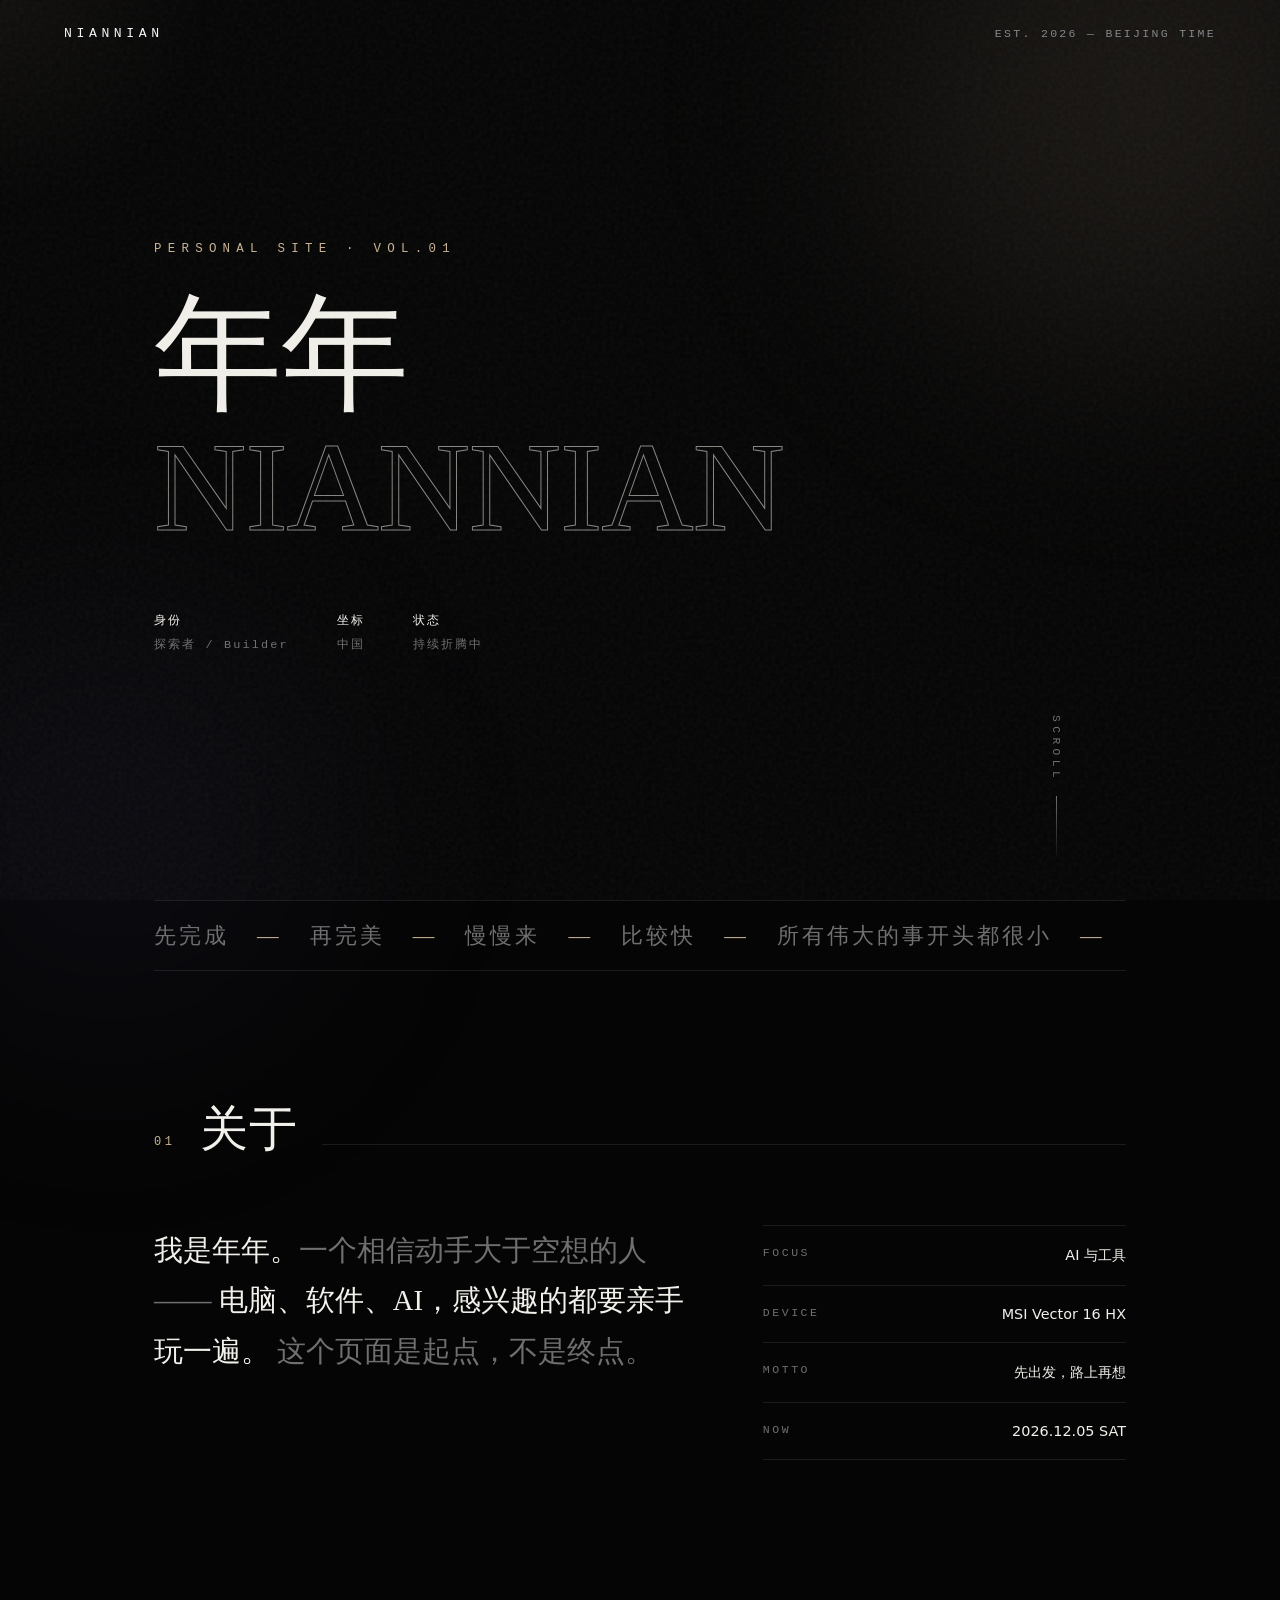
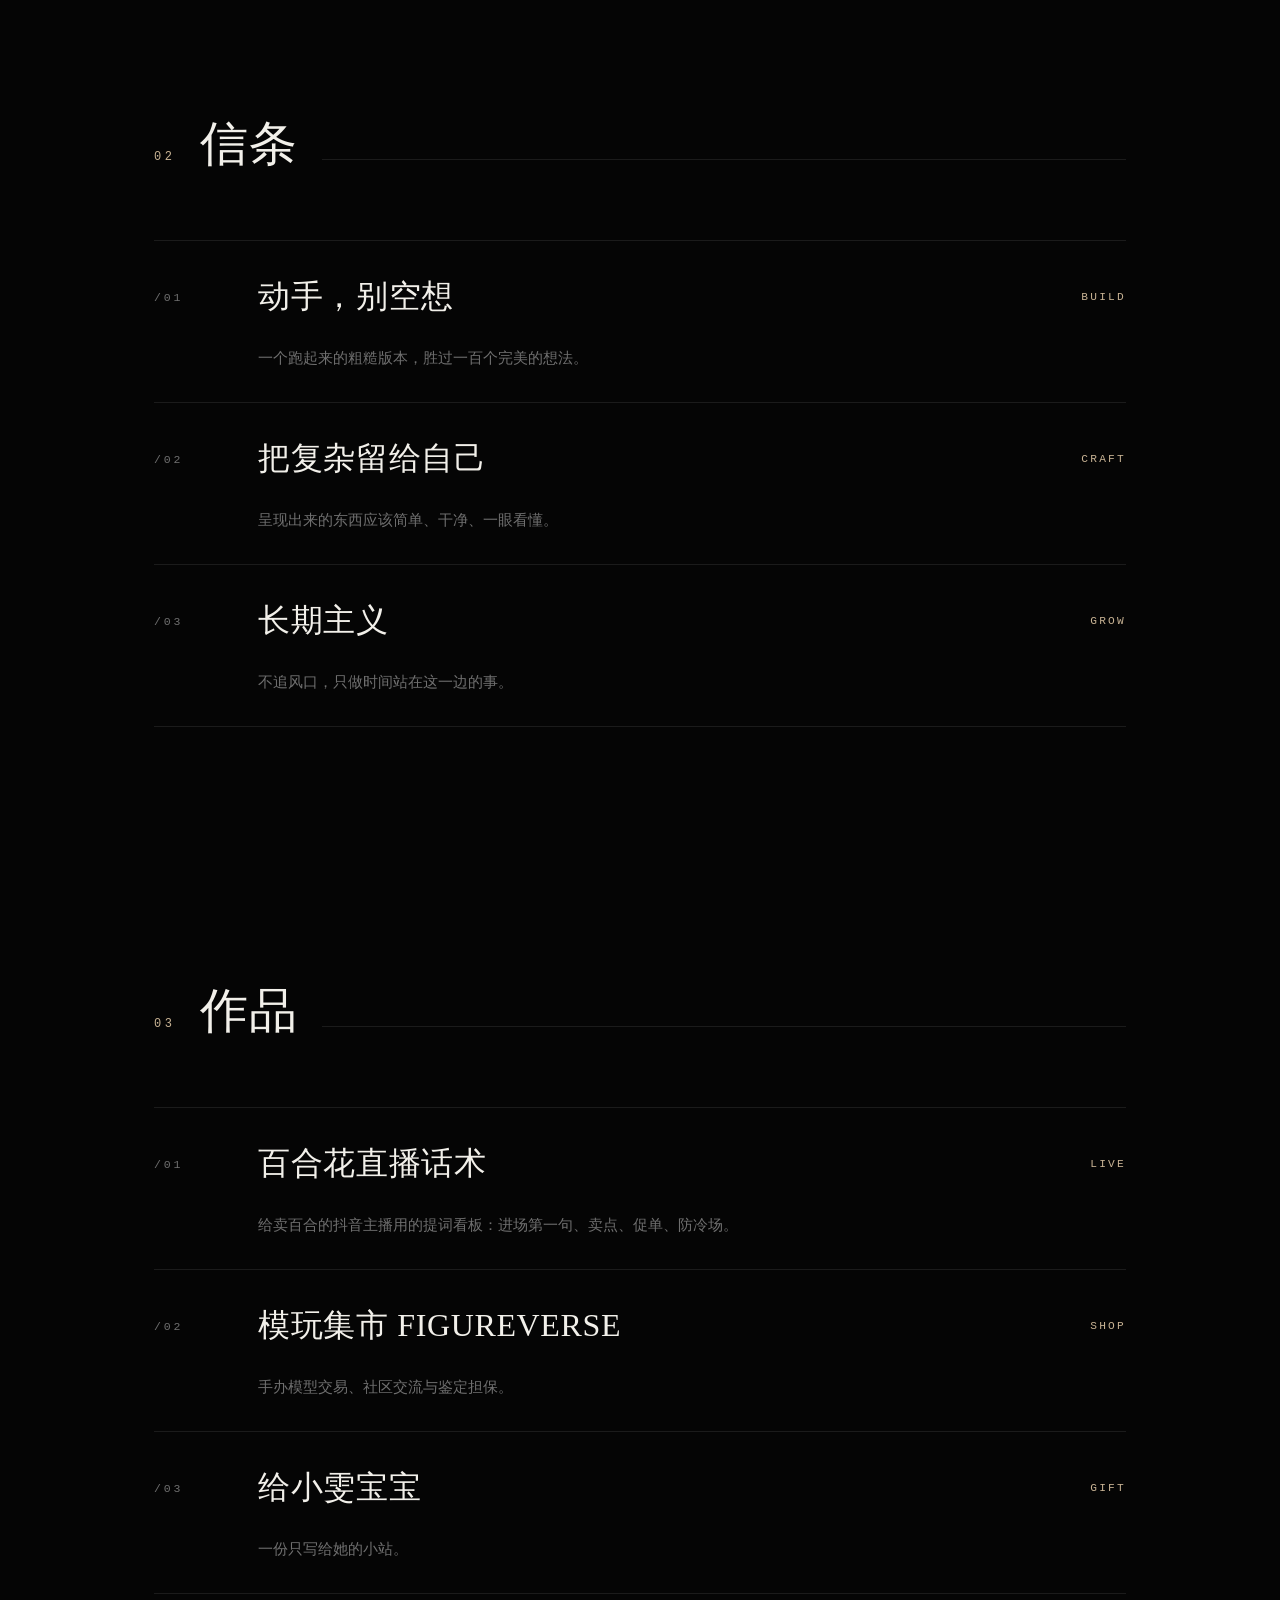
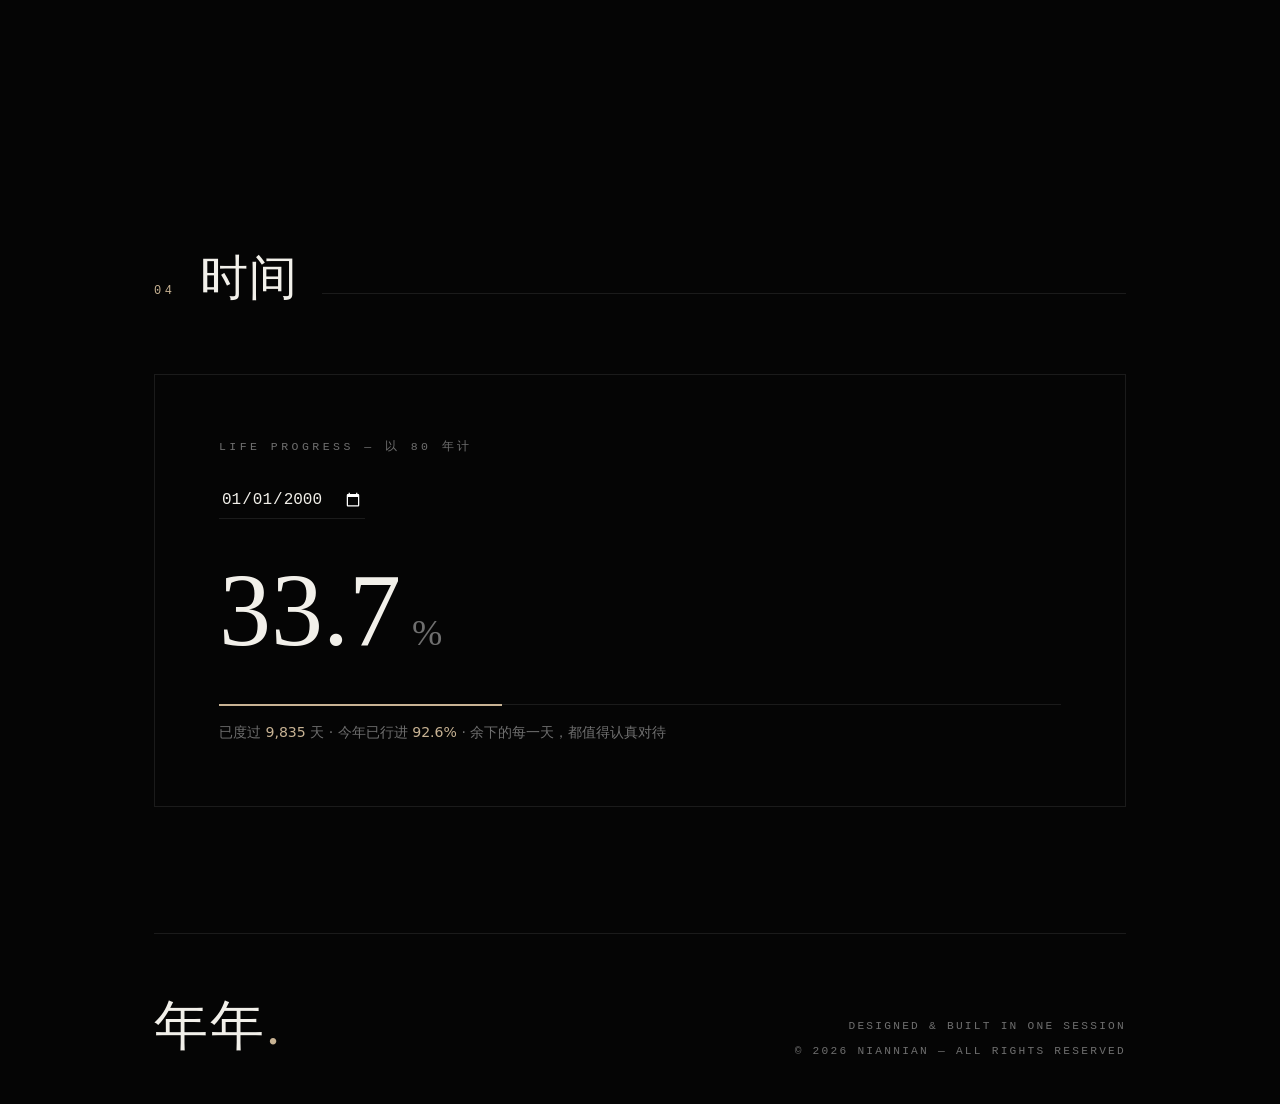
<file: index.html>
<!DOCTYPE html>
<html lang="zh-CN">
<head>
<meta charset="UTF-8">
<meta name="viewport" content="width=device-width, initial-scale=1.0">
<title>NIANNIAN — Portfolio</title>
<style>
  :root{
    --bg:#050505;
    --fg:#f2f0ea;
    --muted:#6f6f6f;
    --line:rgba(255,255,255,.09);
    --accent:#c8b394;
    --serif:"Georgia","Times New Roman","STSong",serif;
    --sans:"Segoe UI","PingFang SC","Microsoft YaHei",system-ui,sans-serif;
    --mono:"Cascadia Code","Consolas",monospace;
  }
  *{margin:0;padding:0;box-sizing:border-box}
  ::selection{background:var(--accent);color:#050505}
  html{scroll-behavior:smooth}
  body{background:var(--bg);color:var(--fg);font-family:var(--sans);overflow-x:hidden;cursor:default}

  /* film grain */
  body::after{
    content:"";position:fixed;inset:0;z-index:50;pointer-events:none;opacity:.05;
    background-image:url("data:image/svg+xml,%3Csvg viewBox='0 0 256 256' xmlns='http://www.w3.org/2000/svg'%3E%3Cfilter id='n'%3E%3CfeTurbulence type='fractalNoise' baseFrequency='0.85' numOctaves='2'/%3E%3C/filter%3E%3Crect width='100%25' height='100%25' filter='url(%23n)'/%3E%3C/svg%3E");
  }
  /* ambient orbs */
  .orb{position:fixed;border-radius:50%;filter:blur(120px);z-index:0;pointer-events:none}
  .orb.a{width:520px;height:520px;background:rgba(200,179,148,.10);top:-160px;right:-120px}
  .orb.b{width:420px;height:420px;background:rgba(120,120,200,.07);bottom:-140px;left:-100px}

  /* cursor glow */
  #glow{position:fixed;width:480px;height:480px;border-radius:50%;z-index:1;pointer-events:none;
    background:radial-gradient(circle,rgba(200,179,148,.06),transparent 65%);
    transform:translate(-50%,-50%);transition:opacity .4s}

  .wrap{position:relative;z-index:2;max-width:1100px;margin:0 auto;padding:0 clamp(24px,5vw,64px)}

  /* nav */
  nav{position:fixed;top:0;left:0;right:0;z-index:40;
    display:flex;justify-content:space-between;align-items:center;
    padding:26px clamp(24px,5vw,64px);mix-blend-mode:difference}
  nav .logo{font-family:var(--mono);font-size:.82rem;letter-spacing:.35em;color:#fff}
  nav .idx{font-family:var(--mono);font-size:.72rem;letter-spacing:.2em;color:#999}

  /* hero */
  .hero{min-height:100vh;display:flex;flex-direction:column;justify-content:center;position:relative}
  .hero .kicker{font-family:var(--mono);font-size:.78rem;letter-spacing:.5em;color:var(--accent);
    text-transform:uppercase;margin-bottom:32px;opacity:0;animation:rise 1.2s .2s cubic-bezier(.16,1,.3,1) forwards}
  .hero h1{font-family:var(--serif);font-weight:400;line-height:1.04;letter-spacing:-.01em;
    font-size:clamp(3.2rem,10vw,8.2rem)}
  .hero h1 .row{display:block;overflow:hidden}
  .hero h1 .row span{display:block;transform:translateY(110%);animation:reveal 1.4s cubic-bezier(.16,1,.3,1) forwards}
  .hero h1 .row:nth-child(2) span{animation-delay:.12s;color:transparent;-webkit-text-stroke:1px rgba(242,240,234,.55)}
  .hero .meta{display:flex;gap:48px;margin-top:56px;opacity:0;animation:rise 1.2s .8s cubic-bezier(.16,1,.3,1) forwards}
  .hero .meta div{font-family:var(--mono);font-size:.74rem;letter-spacing:.18em;color:var(--muted);line-height:2}
  .hero .meta b{display:block;color:var(--fg);font-weight:400}
  .hero .scroll{position:absolute;bottom:40px;right:clamp(24px,5vw,64px);
    font-family:var(--mono);font-size:.7rem;letter-spacing:.4em;color:var(--muted);
    writing-mode:vertical-rl;display:flex;align-items:center;gap:14px}
  .hero .scroll::after{content:"";width:1px;height:64px;background:linear-gradient(var(--muted),transparent);animation:drop 2.2s infinite}
  @keyframes drop{0%{transform:scaleY(0);transform-origin:top}45%{transform:scaleY(1);transform-origin:top}55%{transform:scaleY(1);transform-origin:bottom}100%{transform:scaleY(0);transform-origin:bottom}}
  @keyframes reveal{to{transform:none}}
  @keyframes rise{from{opacity:0;transform:translateY(26px)}to{opacity:1;transform:none}}

  /* marquee */
  .marquee{border-top:1px solid var(--line);border-bottom:1px solid var(--line);
    overflow:hidden;white-space:nowrap;padding:20px 0;position:relative;z-index:2}
  .marquee .track{display:inline-block;animation:slide 26s linear infinite;
    font-family:var(--serif);font-size:1.35rem;letter-spacing:.14em;color:var(--muted)}
  .marquee .track em{font-style:normal;color:var(--accent);margin:0 28px}
  @keyframes slide{to{transform:translateX(-50%)}}

  /* sections */
  section{padding:clamp(90px,14vh,160px) 0;position:relative}
  .sec-head{display:flex;align-items:baseline;gap:24px;margin-bottom:64px}
  .sec-head .num{font-family:var(--mono);font-size:.75rem;letter-spacing:.3em;color:var(--accent)}
  .sec-head h2{font-family:var(--serif);font-weight:400;font-size:clamp(1.8rem,4vw,3rem);letter-spacing:.02em}
  .sec-head .rule{flex:1;height:1px;background:var(--line)}

  /* about */
  .about-grid{display:grid;grid-template-columns:1.2fr .8fr;gap:64px}
  @media(max-width:820px){.about-grid{grid-template-columns:1fr}}
  .about-grid .lede{font-family:var(--serif);font-size:clamp(1.3rem,2.4vw,1.8rem);line-height:1.75;color:var(--fg)}
  .about-grid .lede .dim{color:var(--muted)}
  .facts{display:flex;flex-direction:column;border-top:1px solid var(--line)}
  .facts .row{display:flex;justify-content:space-between;padding:20px 0;border-bottom:1px solid var(--line);
    font-size:.9rem;transition:padding .3s}
  .facts .row:hover{padding-left:10px}
  .facts .k{font-family:var(--mono);font-size:.72rem;letter-spacing:.22em;color:var(--muted);text-transform:uppercase}

  /* principles list */
  .plist{border-top:1px solid var(--line)}
  .plist .item{display:grid;grid-template-columns:80px 1fr auto;align-items:center;gap:24px;
    padding:34px 0;border-bottom:1px solid var(--line);transition:.35s;position:relative}
  .plist .item:hover{padding-left:18px}
  .plist .no{font-family:var(--mono);font-size:.72rem;letter-spacing:.25em;color:var(--muted)}
  .plist h3{font-family:var(--serif);font-weight:400;font-size:clamp(1.3rem,2.6vw,2rem);letter-spacing:.02em}
  .plist .tag{font-family:var(--mono);font-size:.7rem;letter-spacing:.2em;color:var(--accent);text-transform:uppercase}
  .plist p{grid-column:2/4;color:var(--muted);font-size:.92rem;max-width:560px;margin-top:6px}
  .plist a.item{text-decoration:none;color:inherit;cursor:pointer}

  /* life progress */
  .life{border:1px solid var(--line);padding:clamp(32px,5vw,64px);position:relative;overflow:hidden}
  .life .label{font-family:var(--mono);font-size:.72rem;letter-spacing:.3em;color:var(--muted);text-transform:uppercase;margin-bottom:28px}
  .life input{background:transparent;border:none;border-bottom:1px solid var(--line);color:var(--fg);
    font-family:var(--mono);font-size:1rem;padding:8px 2px;outline:none;color-scheme:dark}
  .life input:focus{border-color:var(--accent)}
  .life .big{font-family:var(--serif);font-size:clamp(3rem,9vw,6.5rem);line-height:1.05;margin:36px 0 8px;
    color:var(--fg);font-weight:400}
  .life .big small{font-size:.35em;color:var(--muted);letter-spacing:.05em}
  .life .track{height:1px;background:var(--line);margin-top:40px;position:relative}
  .life .track .fill{position:absolute;left:0;top:-0.5px;height:2px;background:var(--accent);width:0;transition:width 1.2s cubic-bezier(.16,1,.3,1)}
  .life .sub{margin-top:18px;font-size:.88rem;color:var(--muted)}
  .life .sub b{color:var(--accent);font-weight:400}

  /* footer */
  footer{border-top:1px solid var(--line);padding:56px 0 40px}
  footer .grid{display:flex;justify-content:space-between;align-items:flex-end;flex-wrap:wrap;gap:24px}
  footer .sig{font-family:var(--serif);font-size:clamp(2rem,5vw,3.4rem);letter-spacing:.04em}
  footer .fine{font-family:var(--mono);font-size:.7rem;letter-spacing:.2em;color:var(--muted);line-height:2.2;text-align:right}

  .reveal-el{opacity:0;transform:translateY(36px);transition:opacity 1s cubic-bezier(.16,1,.3,1),transform 1s cubic-bezier(.16,1,.3,1)}
  .reveal-el.on{opacity:1;transform:none}
</style>
</head>
<body>
<div class="orb a"></div><div class="orb b"></div>
<div id="glow"></div>

<nav>
  <div class="logo">NIANNIAN</div>
  <div class="idx">EST. <span id="navYear"></span> — BEIJING TIME</div>
</nav>

<div class="wrap">

  <header class="hero">
    <div class="kicker">Personal Site · Vol.01</div>
    <h1>
      <span class="row"><span>年年</span></span>
      <span class="row"><span>NIANNIAN</span></span>
    </h1>
    <div class="meta">
      <div><b>身份</b>探索者 / Builder</div>
      <div><b>坐标</b>中国</div>
      <div><b>状态</b>持续折腾中</div>
    </div>
    <div class="scroll">SCROLL</div>
  </header>

  <div class="marquee">
    <div class="track" id="mq">
      先完成<em>—</em>再完美<em>—</em>慢慢来<em>—</em>比较快<em>—</em>所有伟大的事开头都很小<em>—</em>
      先完成<em>—</em>再完美<em>—</em>慢慢来<em>—</em>比较快<em>—</em>所有伟大的事开头都很小<em>—</em>
    </div>
  </div>

  <section id="about">
    <div class="sec-head reveal-el">
      <span class="num">01</span>
      <h2>关于</h2>
      <div class="rule"></div>
    </div>
    <div class="about-grid">
      <p class="lede reveal-el">
        我是年年。<span class="dim">一个相信动手大于空想的人 ——</span>
        电脑、软件、AI，感兴趣的都要亲手玩一遍。
        <span class="dim">这个页面是起点，不是终点。</span>
      </p>
      <div class="facts reveal-el">
        <div class="row"><span class="k">Focus</span><span>AI 与工具</span></div>
        <div class="row"><span class="k">Device</span><span>MSI Vector 16 HX</span></div>
        <div class="row"><span class="k">Motto</span><span>先出发，路上再想</span></div>
        <div class="row"><span class="k">Now</span><span id="nowDate">—</span></div>
      </div>
    </div>
  </section>

  <section id="principles">
    <div class="sec-head reveal-el">
      <span class="num">02</span>
      <h2>信条</h2>
      <div class="rule"></div>
    </div>
    <div class="plist">
      <div class="item reveal-el">
        <span class="no">/01</span>
        <h3>动手，别空想</h3>
        <span class="tag">Build</span>
        <p>一个跑起来的粗糙版本，胜过一百个完美的想法。</p>
      </div>
      <div class="item reveal-el">
        <span class="no">/02</span>
        <h3>把复杂留给自己</h3>
        <span class="tag">Craft</span>
        <p>呈现出来的东西应该简单、干净、一眼看懂。</p>
      </div>
      <div class="item reveal-el">
        <span class="no">/03</span>
        <h3>长期主义</h3>
        <span class="tag">Grow</span>
        <p>不追风口，只做时间站在这一边的事。</p>
      </div>
    </div>
  </section>

  <section id="works">
    <div class="sec-head reveal-el">
      <span class="num">03</span>
      <h2>作品</h2>
      <div class="rule"></div>
    </div>
    <div class="plist">
      <a class="item reveal-el" href="/baihe/">
        <span class="no">/01</span>
        <h3>百合花直播话术</h3>
        <span class="tag">Live</span>
        <p>给卖百合的抖音主播用的提词看板：进场第一句、卖点、促单、防冷场。</p>
      </a>
      <a class="item reveal-el" href="/figureverse/">
        <span class="no">/02</span>
        <h3>模玩集市 FIGUREVERSE</h3>
        <span class="tag">Shop</span>
        <p>手办模型交易、社区交流与鉴定担保。</p>
      </a>
      <a class="item reveal-el" href="/aixiaowen/">
        <span class="no">/03</span>
        <h3>给小雯宝宝</h3>
        <span class="tag">Gift</span>
        <p>一份只写给她的小站。</p>
      </a>
    </div>
  </section>

  <section id="life">
    <div class="sec-head reveal-el">
      <span class="num">04</span>
      <h2>时间</h2>
      <div class="rule"></div>
    </div>
    <div class="life reveal-el">
      <div class="label">Life Progress — 以 80 年计</div>
      <input type="date" id="birth" value="2000-01-01">
      <div class="big"><span id="pct">—</span><small> %</small></div>
      <div class="track"><div class="fill" id="fill"></div></div>
      <p class="sub">已度过 <b id="days">—</b> 天 · 今年已行进 <b id="ypct">—</b> · 余下的每一天，都值得认真对待</p>
    </div>
  </section>

  <footer>
    <div class="grid">
      <div class="sig">年年<span style="color:var(--accent)">.</span></div>
      <div class="fine">
        DESIGNED &amp; BUILT IN ONE SESSION<br>
        © <span id="year"></span> NIANNIAN — ALL RIGHTS RESERVED
      </div>
    </div>
  </footer>
</div>

<script>
// cursor glow
const glow = document.getElementById('glow');
addEventListener('mousemove', e => {
  glow.style.left = e.clientX + 'px';
  glow.style.top = e.clientY + 'px';
});

// dates
const now = new Date();
document.getElementById('navYear').textContent = now.getFullYear();
document.getElementById('year').textContent = now.getFullYear();
const weeks = ['SUN','MON','TUE','WED','THU','FRI','SAT'];
document.getElementById('nowDate').textContent =
  `${now.getFullYear()}.${String(now.getMonth()+1).padStart(2,'0')}.${String(now.getDate()).padStart(2,'0')} ${weeks[now.getDay()]}`;

// life progress
const birth = document.getElementById('birth');
function calc(){
  const b = new Date(birth.value);
  if (isNaN(b)) return;
  const lived = (now - b) / 86400000;
  const pct = Math.min(100, Math.max(0, lived / (80*365.25) * 100));
  animateNum(document.getElementById('pct'), pct, 1);
  document.getElementById('fill').style.width = pct + '%';
  document.getElementById('days').textContent = Math.floor(lived).toLocaleString();
}
const yStart = new Date(now.getFullYear(),0,1), yEnd = new Date(now.getFullYear()+1,0,1);
document.getElementById('ypct').textContent = ((now-yStart)/(yEnd-yStart)*100).toFixed(1) + '%';
function animateNum(el, target, dec){
  const t0 = performance.now(), dur = 1200;
  (function step(t){
    const p = Math.min(1,(t-t0)/dur), e = 1-Math.pow(1-p,3);
    el.textContent = (target*e).toFixed(dec);
    if (p < 1) requestAnimationFrame(step);
  })(t0);
}
birth.addEventListener('change', calc);
calc();

// scroll reveal
const io = new IntersectionObserver(es => es.forEach(e => {
  if (e.isIntersecting){ e.target.classList.add('on'); io.unobserve(e.target); }
}), {threshold:.12});
document.querySelectorAll('.reveal-el').forEach(el => io.observe(el));
</script>
</body>
</html>
</file>
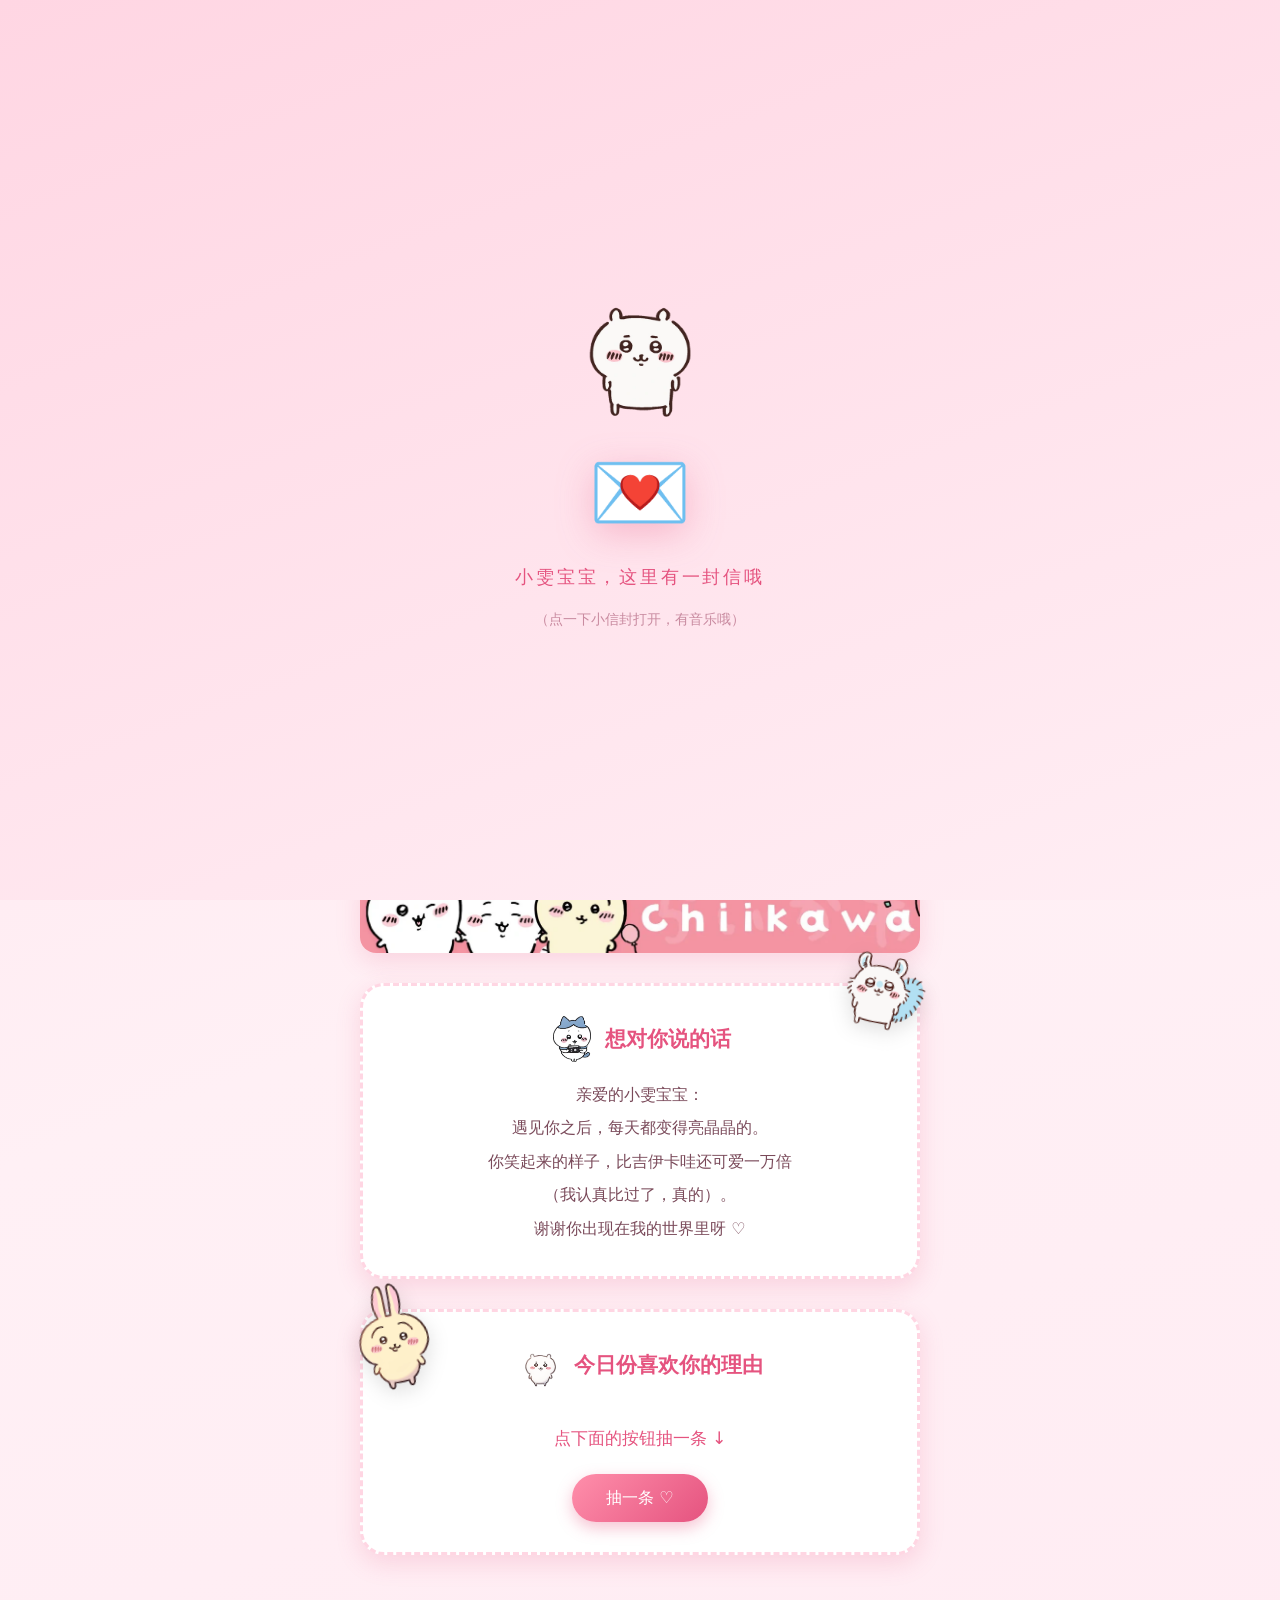
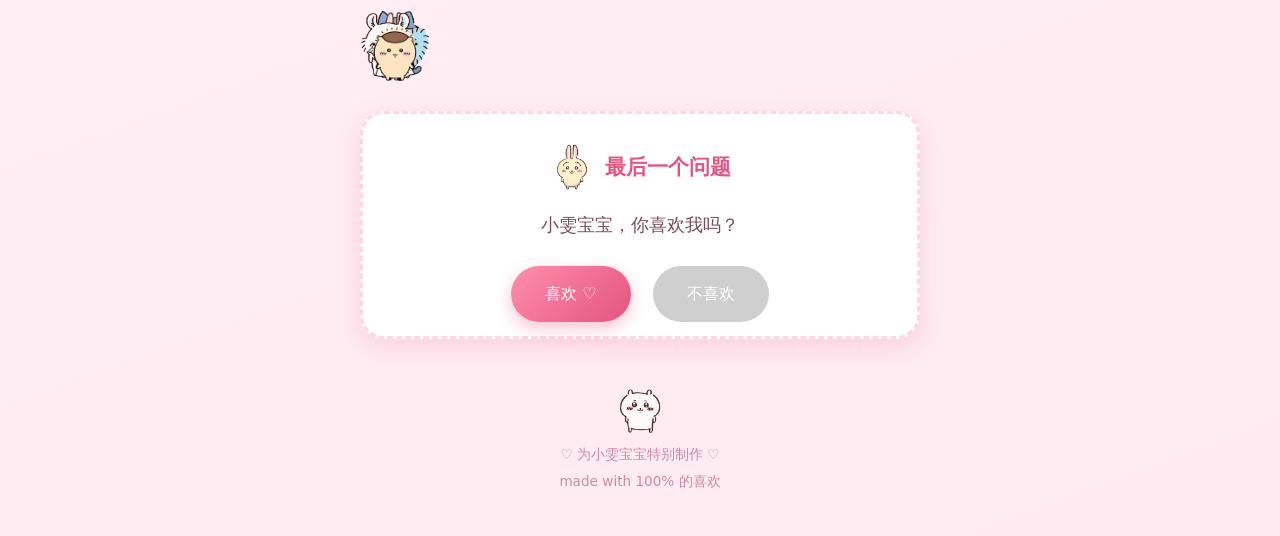
<file: aixiaowen/index.html>
<!DOCTYPE html>
<html lang="zh-CN">
<head>
<meta charset="UTF-8">
<meta name="viewport" content="width=device-width, initial-scale=1.0">
<title>给小雯宝宝 ♡</title>
<style>
  :root{
    --pink:#ffb6c9;
    --pink2:#ff8fab;
    --deep:#e5537f;
    --text:#7a4a5a;
    --shadow:0 8px 24px rgba(229,83,127,.18);
  }
  *{margin:0;padding:0;box-sizing:border-box}
  body{
    font-family:"Yuanti SC","YouYuan","Microsoft YaHei",system-ui,sans-serif;
    background:linear-gradient(160deg,#ffe3ec 0%,#fff0f5 45%,#ffeaf2 100%);
    color:var(--text);
    overflow-x:hidden;
    min-height:100vh;
  }
  .heart-bg{position:fixed;inset:0;pointer-events:none;z-index:0}
  .heart-bg span{position:absolute;top:-6vh;animation:fall linear infinite;opacity:.7}
  @keyframes fall{to{transform:translateY(110vh) rotate(360deg)}}

  /* floating chiikawa decorations */
  .float-chii{position:fixed;z-index:0;pointer-events:none;opacity:.9}
  .float-chii img{width:100%;height:100%;object-fit:contain}
  .fc1{width:74px;left:4vw;top:18vh;animation:drift 7s ease-in-out infinite}
  .fc2{width:64px;right:5vw;top:30vh;animation:drift 8s 1s ease-in-out infinite}
  .fc3{width:70px;left:6vw;bottom:16vh;animation:drift 9s 2s ease-in-out infinite}
  .fc4{width:60px;right:7vw;bottom:10vh;animation:drift 7.5s .5s ease-in-out infinite}
  .fc5{width:58px;left:2vw;top:52vh;animation:drift 8.5s 1.5s ease-in-out infinite}
  .fc6{width:56px;right:3vw;top:62vh;animation:drift 7s 2.5s ease-in-out infinite}
  @keyframes drift{0%,100%{transform:translateY(0) rotate(-5deg)}50%{transform:translateY(-22px) rotate(5deg)}}
  @media(max-width:700px){
    .float-chii{opacity:.55}
    .fc1,.fc2{width:44px}.fc3,.fc4{width:40px}.fc5,.fc6{width:38px}
    .fc1{left:2vw}.fc2{right:2vw}.fc3{left:3vw}.fc4{right:3vw}
  }

  /* envelope overlay */
  #cover{
    position:fixed;inset:0;z-index:100;
    background:linear-gradient(160deg,#ffd6e3,#ffeef4);
    display:flex;flex-direction:column;align-items:center;justify-content:center;gap:22px;
    transition:opacity .8s,visibility .8s;
  }
  #cover.open{opacity:0;visibility:hidden}
  #cover img{width:150px;animation:wobble 1.8s ease-in-out infinite}
  #cover .env{
    font-size:5.2rem;cursor:pointer;
    animation:wobble 1.6s ease-in-out infinite;
    filter:drop-shadow(0 10px 18px rgba(229,83,127,.3));
    user-select:none;
  }
  @keyframes wobble{0%,100%{transform:rotate(-4deg) scale(1)}50%{transform:rotate(4deg) scale(1.08)}}
  #cover p{font-size:1.15rem;color:var(--deep);letter-spacing:.15em}
  #cover .tip{font-size:.85rem;color:#c98ba0}

  /* music button */
  #musicBtn{
    position:fixed;top:16px;right:16px;z-index:90;
    width:52px;height:52px;border-radius:50%;border:none;cursor:pointer;
    background:#fff;box-shadow:var(--shadow);font-size:1.5rem;
  }
  #musicBtn.playing{animation:spin 4s linear infinite}
  @keyframes spin{to{transform:rotate(360deg)}}
  @media(max-width:700px){#musicBtn{width:46px;height:46px;top:12px;right:12px}}

  .wrap{position:relative;z-index:1;max-width:600px;margin:0 auto;padding:0 20px 40px}

  /* hero */
  .hero{min-height:96vh;display:flex;flex-direction:column;align-items:center;justify-content:center;text-align:center}
  .hero img.main{width:min(230px,55vw);animation:bounce 2.4s ease-in-out infinite;filter:drop-shadow(0 12px 20px rgba(229,83,127,.25))}
  @keyframes bounce{0%,100%{transform:translateY(0)}50%{transform:translateY(-14px)}}
  .hero h1{
    font-size:clamp(2.4rem,10vw,3.6rem);margin-top:16px;color:var(--deep);
    text-shadow:3px 3px 0 #ffd6e3;
  }
  .hero h1 .dot{color:var(--pink2)}
  .hero .sub{margin-top:10px;font-size:1.05rem;color:#b06a82}
  .hero .trio{width:min(420px,90vw);margin-top:30px;border-radius:20px;box-shadow:var(--shadow)}
  .banner{display:block;width:100%;max-width:560px;margin:6px auto 0;border-radius:16px;box-shadow:var(--shadow)}
  .hero .arrow{margin-top:34px;font-size:1.4rem;color:var(--pink2);animation:bounce 1.6s infinite}

  .card{
    background:#fff;border-radius:24px;box-shadow:var(--shadow);
    padding:30px 26px;margin:30px 0;position:relative;
    border:3px dashed #ffd6e3;
  }
  .card h2{color:var(--deep);font-size:1.3rem;margin-bottom:16px;display:flex;align-items:center;justify-content:center;gap:10px}
  .card h2 img{width:46px;height:46px;object-fit:contain}
  .card p{line-height:2.1;font-size:1rem}
  .stamp{position:absolute;width:80px;top:-30px;right:-8px;transform:rotate(12deg);filter:drop-shadow(0 6px 10px rgba(0,0,0,.12))}
  .stamp.l{left:-10px;right:auto;transform:rotate(-12deg)}
  @media(max-width:700px){
    .card{padding:24px 18px;margin:24px 0;border-radius:20px}
    .card h2{font-size:1.15rem}
    .card h2 img{width:38px;height:38px}
    .card p{font-size:.95rem}
    .stamp{width:60px;top:-22px;right:-4px}
    .stamp.l{left:-4px}
    .hero h1{margin-top:12px}
    .hero img.main{width:min(190px,50vw)}
    .btn{padding:14px 30px;font-size:1rem}
    .q-btns{gap:14px}
  }

  /* parade */
  .parade{position:relative;overflow:hidden;height:96px;margin:10px 0 0}
  .parade img{position:absolute;bottom:0;width:70px;height:70px;object-fit:contain;animation:walk 16s linear infinite}
  @keyframes walk{from{left:-90px}to{left:105%}}
  @media(max-width:700px){.parade{height:78px}.parade img{width:54px;height:54px}}

  /* reasons */
  .reason-box{text-align:center}
  #reason{
    min-height:70px;display:flex;align-items:center;justify-content:center;
    font-size:1.08rem;color:var(--deep);padding:10px;line-height:1.9;
  }
  .btn{
    display:inline-block;border:none;cursor:pointer;
    background:linear-gradient(135deg,var(--pink2),var(--deep));color:#fff;
    font-size:1.02rem;padding:13px 34px;border-radius:999px;
    box-shadow:0 6px 16px rgba(229,83,127,.35);
    transition:transform .15s;font-family:inherit;
  }
  .btn:active{transform:scale(.93)}

  /* question */
  .q-box{text-align:center;padding-bottom:14px}
  .q-btns{display:flex;justify-content:center;gap:22px;margin-top:22px;position:relative;min-height:56px}
  #noBtn{background:#cfcfcf;box-shadow:none;position:relative}
  #yesResult{margin-top:20px;font-size:1.1rem;color:var(--deep);display:none;line-height:2}
  #yesResult img{width:140px;display:block;margin:12px auto 0}

  footer{text-align:center;margin-top:36px;font-size:.85rem;color:#c98ba0;line-height:2}
  footer img{width:60px;display:block;margin:0 auto 6px}

  .reveal{opacity:0;transform:translateY(30px);transition:.8s ease}
  .reveal.on{opacity:1;transform:none}
</style>
</head>
<body>

<div id="cover">
  <img src="chiikawa1.png" alt="">
  <div class="env" id="envelope">💌</div>
  <p>小雯宝宝，这里有一封信哦</p>
  <span class="tip">（点一下小信封打开，有音乐哦）</span>
</div>

<button id="musicBtn" title="播放/暂停音乐">🎵</button>
<audio id="bgm" src="bgm.mp3" loop preload="auto"></audio>

<div class="heart-bg" id="heartBg"></div>

<div class="float-chii fc1"><img src="usagi.png" alt=""></div>
<div class="float-chii fc2"><img src="momonga.png" alt=""></div>
<div class="float-chii fc3"><img src="rakko.png" alt=""></div>
<div class="float-chii fc4"><img src="kuri.png" alt=""></div>
<div class="float-chii fc5"><img src="cutiepie.png" alt=""></div>
<div class="float-chii fc6"><img src="hachiware.png" alt=""></div>

<div class="wrap">

  <header class="hero">
    <img class="main" src="chiikawa1.png" alt="chiikawa">
    <h1>小雯宝宝<span class="dot">♡</span></h1>
    <p class="sub">全世界最可爱的宝宝，就是你啦</p>
    <img class="trio" src="trio.png" alt="magical chiikawa">
    <div class="arrow">▼</div>
  </header>

  <img class="banner reveal" src="banner.png" alt="chiikawa friends">

  <div class="card reveal">
    <img class="stamp" src="momonga.png" alt="">
    <h2><img src="hachiware.png" alt="">想对你说的话</h2>
    <p style="text-align:center">
      亲爱的小雯宝宝：<br>
      遇见你之后，每天都变得亮晶晶的。<br>
      你笑起来的样子，比吉伊卡哇还可爱一万倍<br>
      （我认真比过了，真的）。<br>
      谢谢你出现在我的世界里呀 ♡
    </p>
  </div>

  <div class="card reveal reason-box">
    <img class="stamp l" src="usagi.png" alt="">
    <h2><img src="cutiepie.png" alt="">今日份喜欢你的理由</h2>
    <div id="reason">点下面的按钮抽一条 ↓</div>
    <button class="btn" id="reasonBtn">抽一条 ♡</button>
  </div>

  <div class="parade" aria-hidden="true">
    <img src="chiikawa1.png" style="animation-delay:0s" alt="">
    <img src="hachiware.png" style="animation-delay:-2.6s" alt="">
    <img src="usagi.png" style="animation-delay:-5.2s" alt="">
    <img src="momonga.png" style="animation-delay:-7.8s" alt="">
    <img src="rakko.png" style="animation-delay:-10.4s" alt="">
    <img src="kuri.png" style="animation-delay:-13s" alt="">
  </div>

  <div class="card reveal q-box">
    <h2><img src="usagi.png" alt="">最后一个问题</h2>
    <p style="font-size:1.15rem">小雯宝宝，你喜欢我吗？</p>
    <div class="q-btns">
      <button class="btn" id="yesBtn">喜欢 ♡</button>
      <button class="btn" id="noBtn">不喜欢</button>
    </div>
    <div id="yesResult">
      我就知道！嘿嘿嘿～<br>
      那说好了，要一直一直在一起哦
      <img src="marshmallow.png" alt="">
    </div>
  </div>

  <footer>
    <img src="chiikawa1.png" alt="">
    ♡ 为小雯宝宝特别制作 ♡<br>
    made with 100% 的喜欢
  </footer>
</div>

<script>
const bgm = document.getElementById('bgm');
const musicBtn = document.getElementById('musicBtn');
bgm.volume = 0.55;
function updateMusicBtn(){
  musicBtn.textContent = bgm.paused ? '🎵' : '🎶';
  musicBtn.classList.toggle('playing', !bgm.paused);
}
musicBtn.addEventListener('click', ()=>{ bgm.paused ? bgm.play() : bgm.pause(); setTimeout(updateMusicBtn,50); });

// envelope: open + start music (user gesture)
const cover = document.getElementById('cover');
document.getElementById('envelope').addEventListener('click', () => {
  cover.classList.add('open');
  bgm.play().finally(updateMusicBtn);
  burst(innerWidth/2, innerHeight/2, 18);
});

// falling hearts
const bg = document.getElementById('heartBg');
const emo = ['💗','💕','🌸','✨','💖','🎀'];
for (let i=0;i<22;i++){
  const s = document.createElement('span');
  s.textContent = emo[Math.floor(Math.random()*emo.length)];
  s.style.left = Math.random()*100+'vw';
  s.style.fontSize = (12+Math.random()*18)+'px';
  s.style.animationDuration = (6+Math.random()*8)+'s';
  s.style.animationDelay = (-Math.random()*10)+'s';
  bg.appendChild(s);
}

// click burst hearts
function burst(x,y,n=8){
  for(let i=0;i<n;i++){
    const h=document.createElement('span');
    h.textContent='💗';
    h.style.cssText=`position:fixed;left:${x}px;top:${y}px;z-index:99;pointer-events:none;font-size:${14+Math.random()*16}px;transition:all 1.2s ease-out;`;
    document.body.appendChild(h);
    requestAnimationFrame(()=> {
      h.style.transform=`translate(${(Math.random()-0.5)*260}px,${(Math.random()-0.8)*260}px) rotate(${(Math.random()-0.5)*180}deg)`;
      h.style.opacity='0';
    });
    setTimeout(()=>h.remove(),1300);
  }
}
document.addEventListener('click', e=>burst(e.clientX,e.clientY,5));

// reasons
const reasons = [
  '因为你笑起来的时候，眼睛弯弯的，超好看',
  '因为你生气的样子也很可爱（虽然不敢当面说）',
  '因为跟你在一起的时候，时间过得特别快',
  '因为你是全世界最好的小雯宝宝，没有之一',
  '因为你偶尔的小迷糊，可爱到犯规',
  '因为想到你，嘴角就会不自觉地上扬',
  '因为你认真做事的样子在发光',
  '因为抱着你的时候，感觉全世界都安静了',
  '因为你是我见过最最最可爱的宝宝',
  '不需要理由，喜欢你就是喜欢你呀'
];
let last=-1;
document.getElementById('reasonBtn').addEventListener('click',()=>{
  let i;
  do{ i=Math.floor(Math.random()*reasons.length);}while(i===last);
  last=i;
  const el=document.getElementById('reason');
  el.style.opacity=0;
  setTimeout(()=>{el.textContent='「 '+reasons[i]+' 」';el.style.transition='opacity .4s';el.style.opacity=1;},250);
});

// runaway no button
const noBtn=document.getElementById('noBtn');
function flee(){
  noBtn.style.position='fixed';
  noBtn.style.left=Math.random()*(innerWidth-120)+'px';
  noBtn.style.top=Math.random()*(innerHeight-60)+'px';
  noBtn.style.zIndex=98;
}
noBtn.addEventListener('mouseover',flee);
noBtn.addEventListener('touchstart',e=>{e.preventDefault();flee();},{passive:false});
noBtn.addEventListener('click',flee);

document.getElementById('yesBtn').addEventListener('click',e=>{
  document.getElementById('yesResult').style.display='block';
  noBtn.style.display='none';
  burst(e.clientX,e.clientY,24);
});

// reveal on scroll
const io=new IntersectionObserver(es=>es.forEach(x=>{if(x.isIntersecting){x.target.classList.add('on');io.unobserve(x.target);}}),{threshold:.15});
document.querySelectorAll('.reveal').forEach(el=>io.observe(el));
</script>
</body>
</html>
</file>
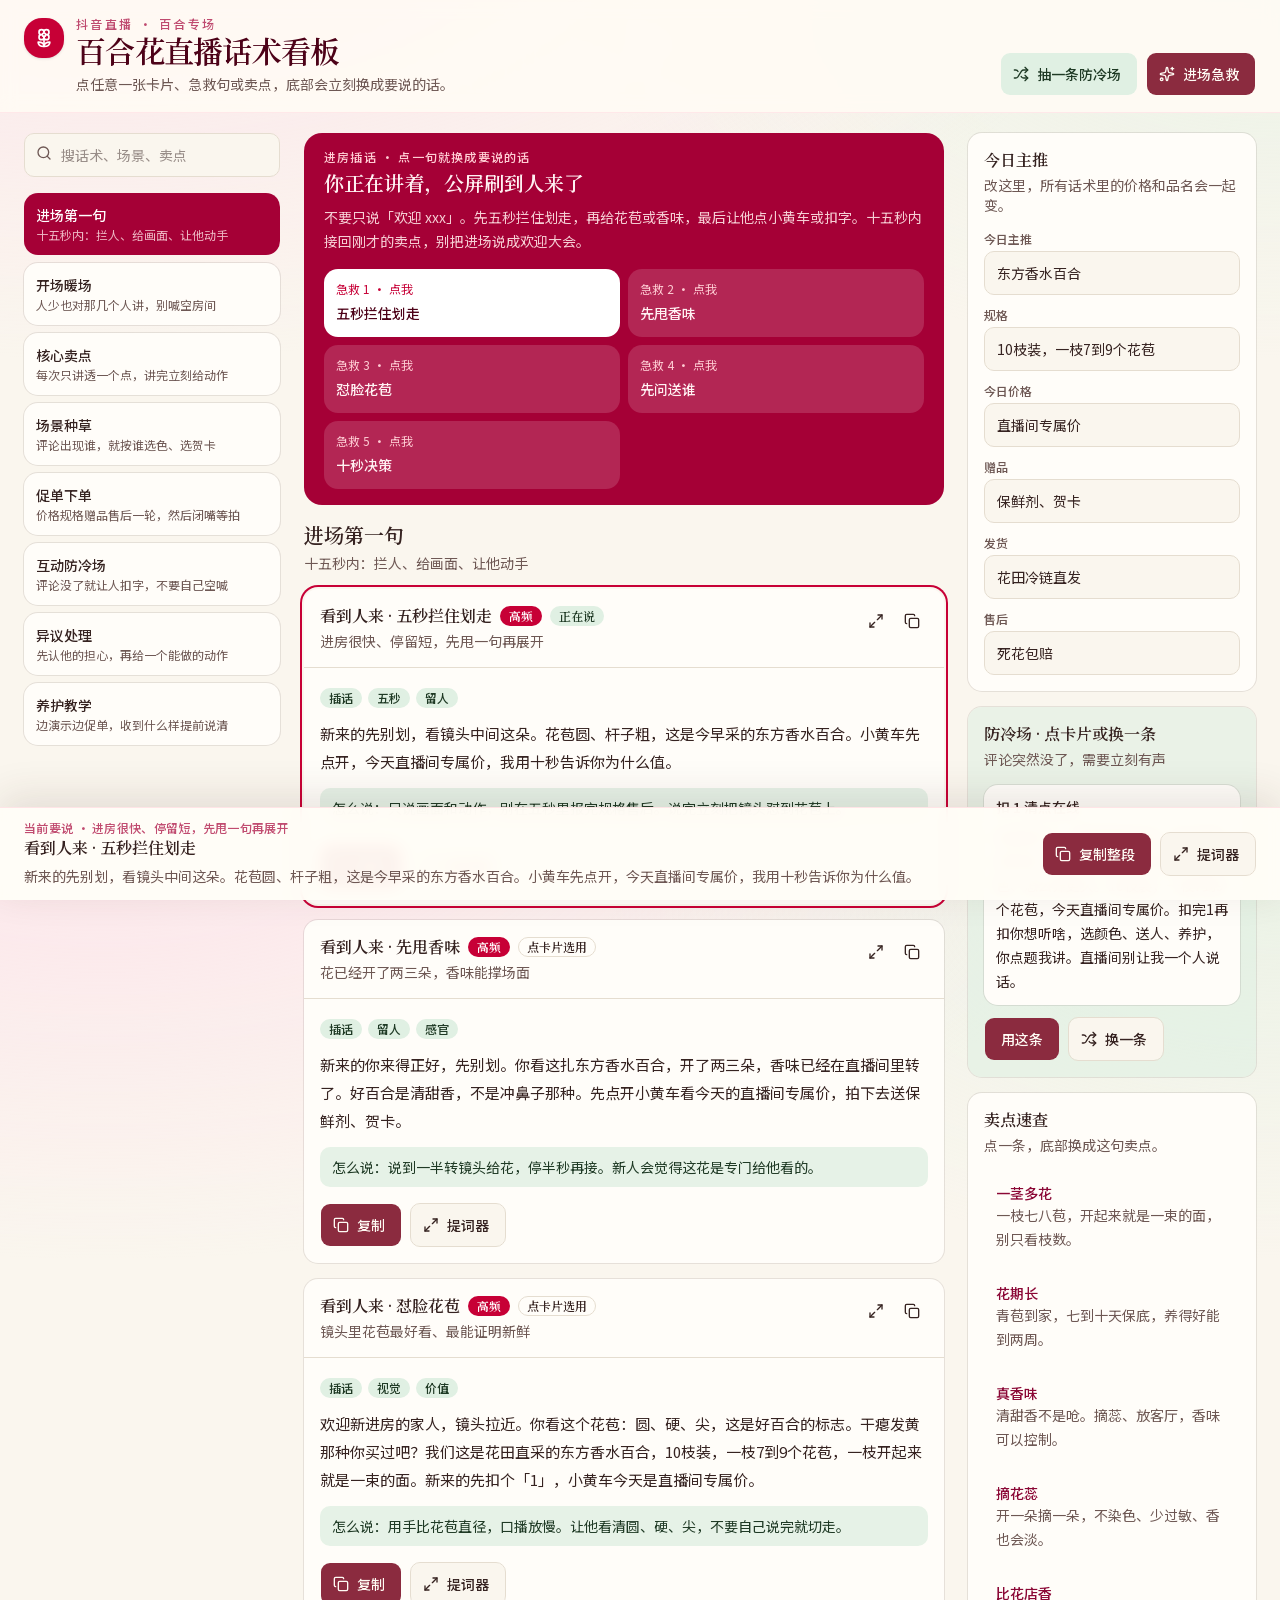
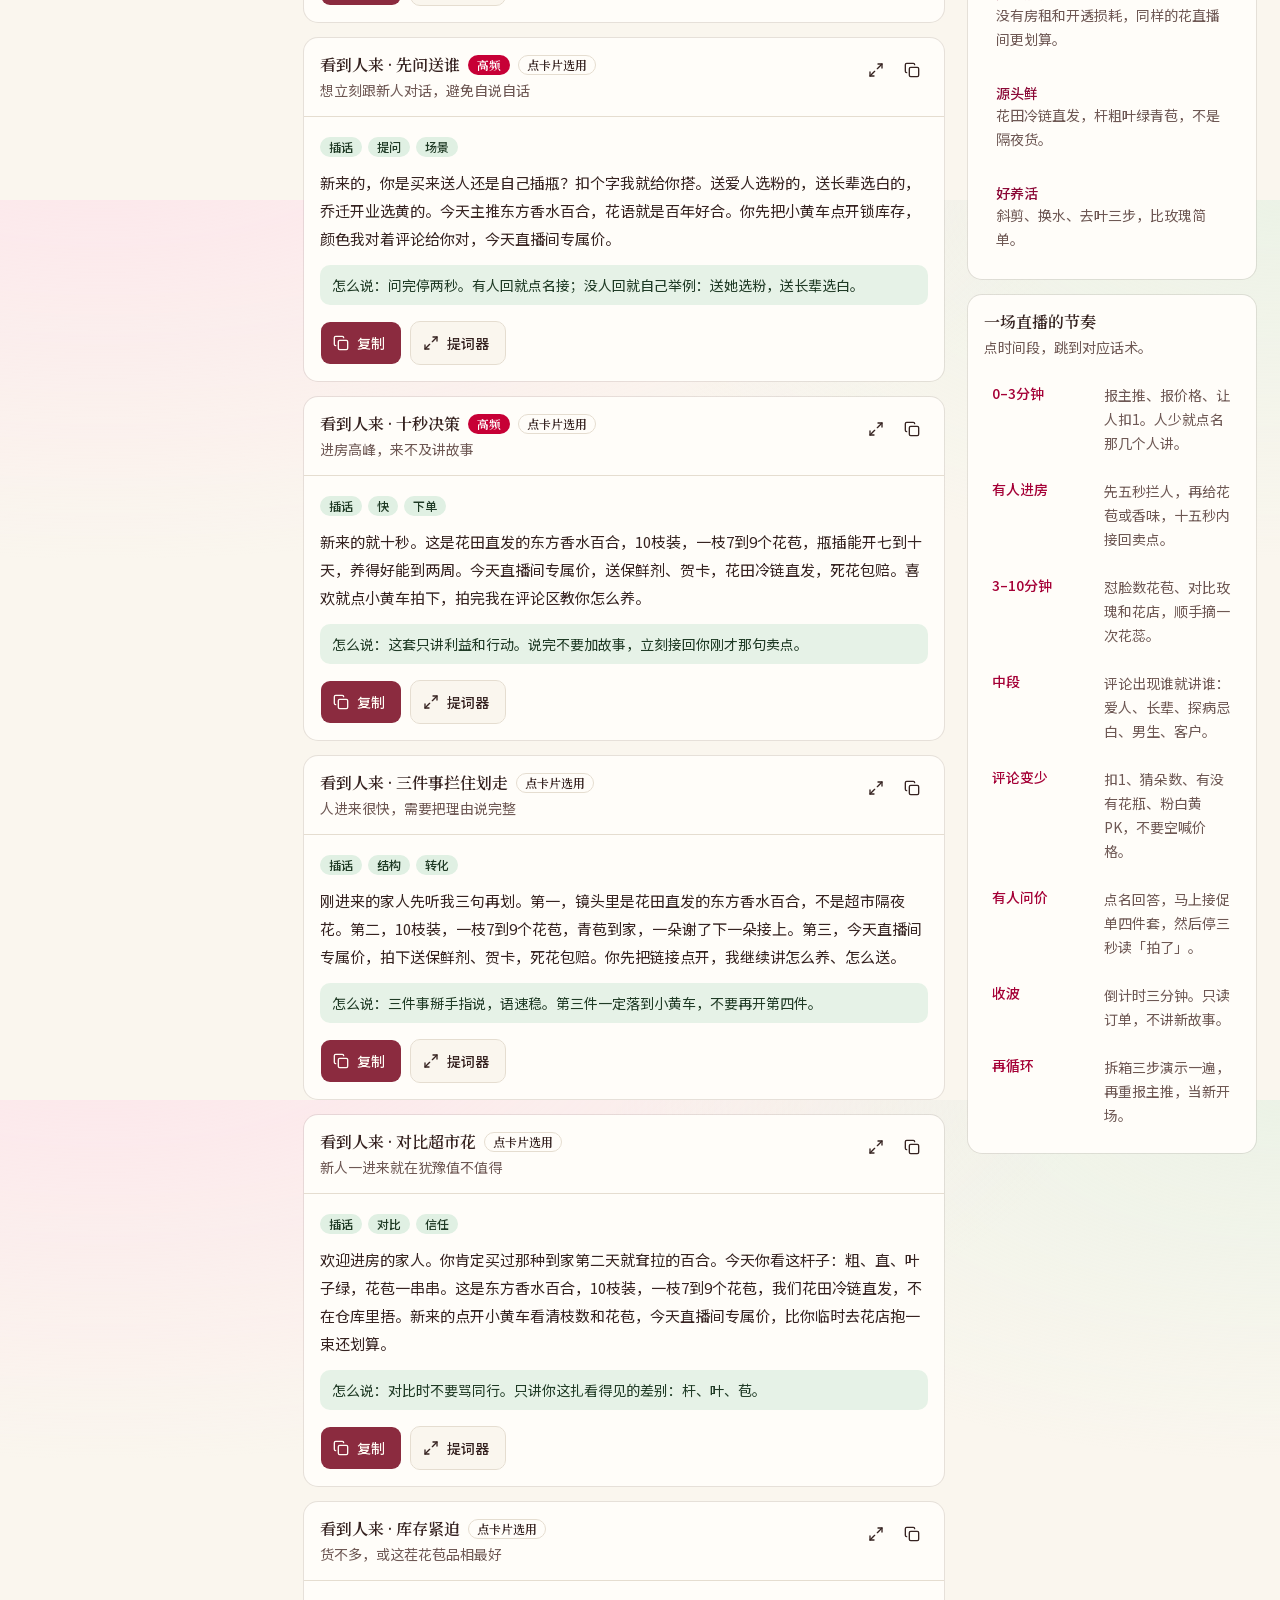
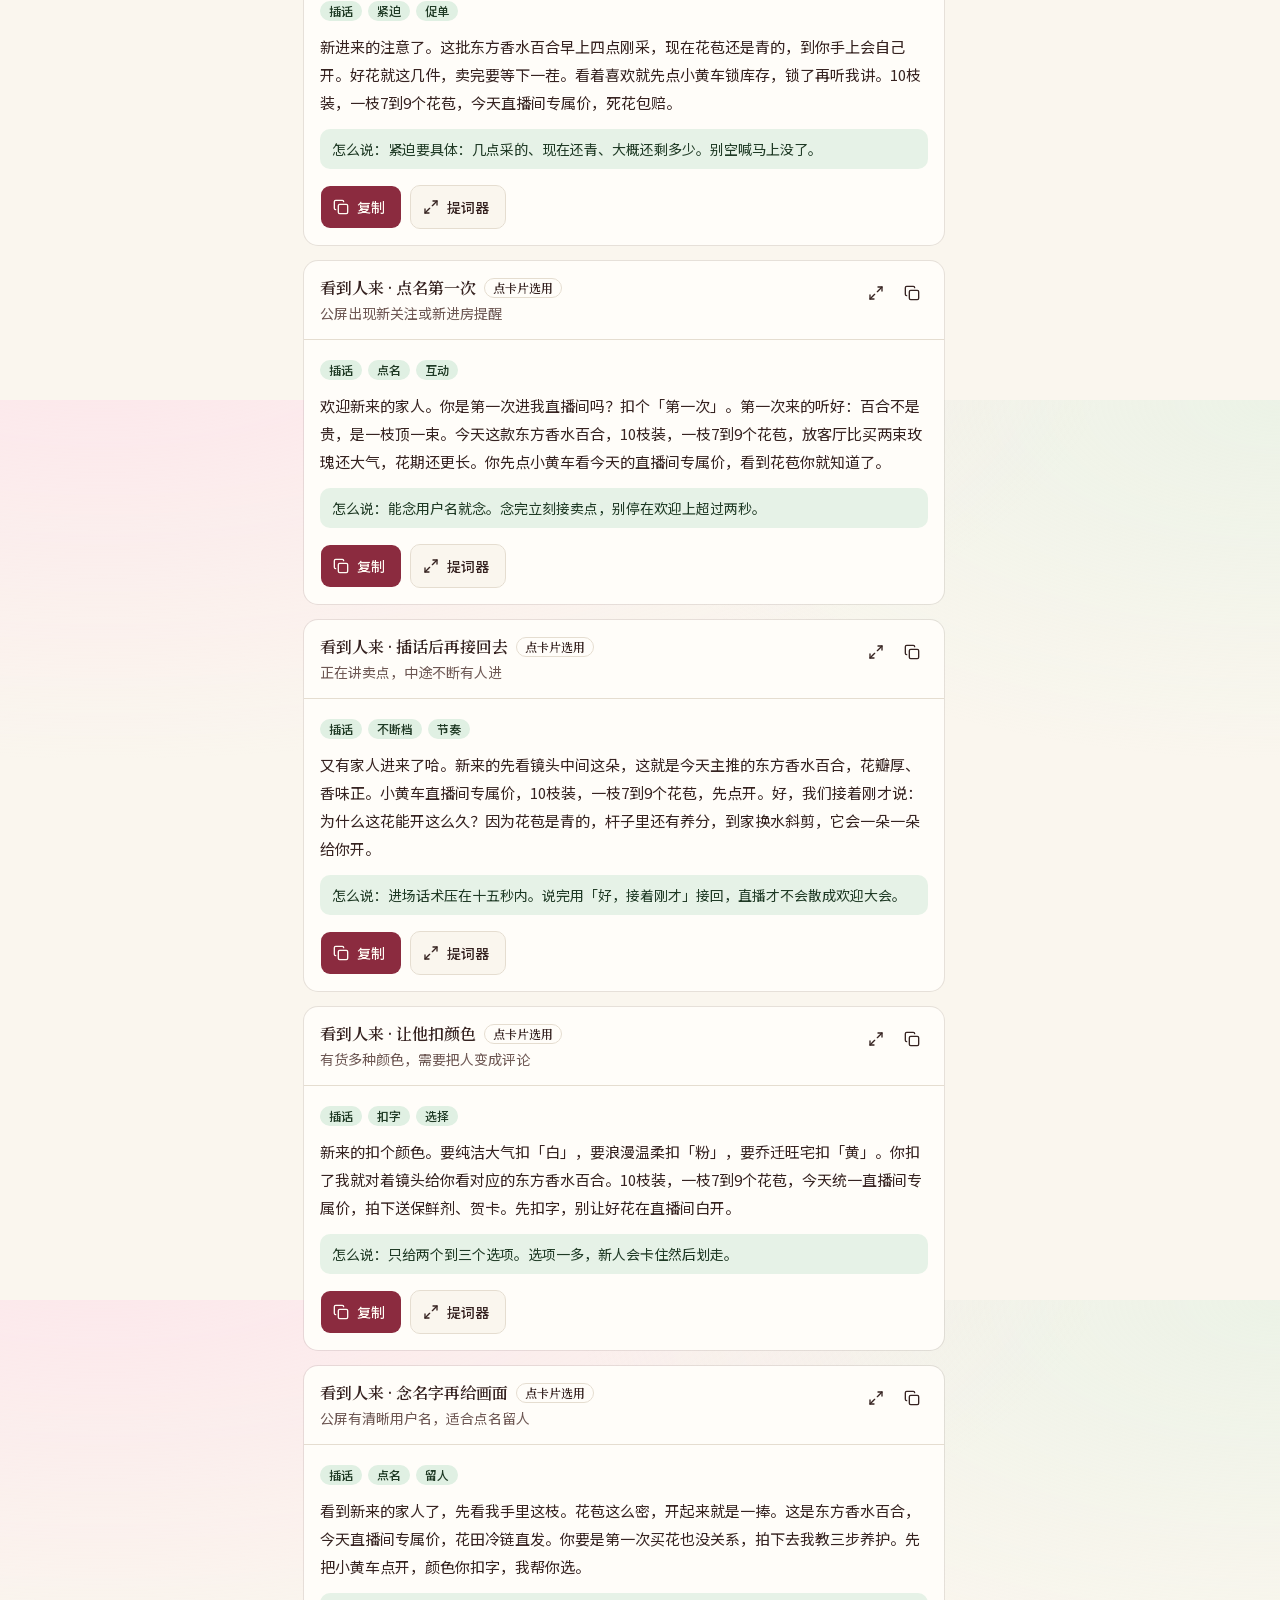
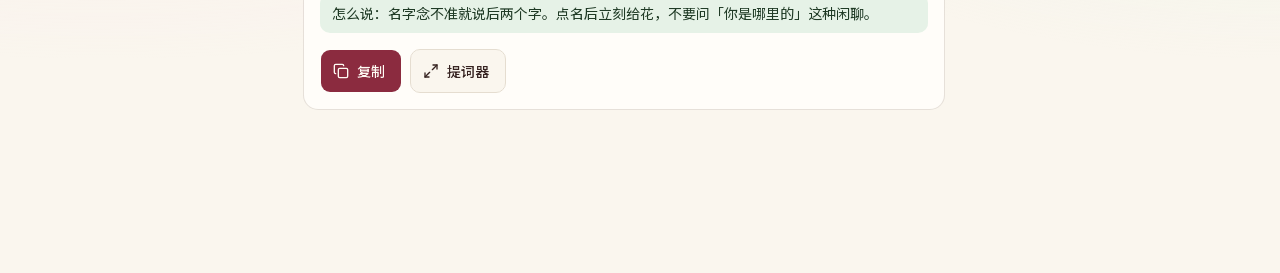
<file: baihe/index.html>
<!DOCTYPE html><html lang="zh-CN" class="noto_sans_sc_68b23ef3-module__NR6_mW__variable noto_serif_sc_e0e5f1a5-module__m6zMMG__variable h-full antialiased"><head><meta charSet="utf-8"/><meta name="viewport" content="width=device-width, initial-scale=1"/><link rel="preload" href="/baihe/_next/static/media/f112ed7f0b91582f-s.p.2xkduggpvd1-n.woff2" as="font" crossorigin="" type="font/woff2"/><link rel="preload" href="/baihe/_next/static/media/feb57b2dc8f29018-s.p.3qy4m29-cg3o4.woff2" as="font" crossorigin="" type="font/woff2"/><link rel="stylesheet" href="/baihe/_next/static/chunks/3osupogx2up-6.css" data-precedence="next"/><link rel="stylesheet" href="/baihe/_next/static/chunks/140cy-ndufhgd.css" data-precedence="next"/><link rel="stylesheet" href="/baihe/_next/static/chunks/0imm6tt3tx1cb.css" data-precedence="next"/><link rel="preload" as="script" fetchPriority="low" href="/baihe/_next/static/chunks/1inwntv0b4r-7.js"/><script src="/baihe/_next/static/chunks/3jw_vi3msh14-.js" async=""></script><script src="/baihe/_next/static/chunks/1mh6a-0e61pyc.js" async=""></script><script src="/baihe/_next/static/chunks/turbopack-1-7e2hna28oy4.js" async=""></script><script src="/baihe/_next/static/chunks/2o6l3zdg9uvwm.js" async=""></script><script src="/baihe/_next/static/chunks/17wfvgir30qib.js" async=""></script><script src="/baihe/_next/static/chunks/1oz6tj07n_aoh.js" async=""></script><title>百合花直播话术看板</title><meta name="description" content="抖音百合花卉直播话术：进场第一句、卖点、促单、互动防冷场，边播边看。"/><link rel="icon" href="/baihe/favicon.ico?favicon.2vob68tjqpejf.ico" sizes="256x256" type="image/x-icon"/><meta name="next-size-adjust" content=""/><script src="/baihe/_next/static/chunks/0cz1d0mv5g_q7.js" noModule=""></script></head><body class="min-h-full flex flex-col font-sans"><div hidden=""><!--$--><!--/$--></div><div class="flex min-h-full flex-1 flex-col pb-36"><header class="border-b border-rose-100/80 bg-[oklch(0.99_0.01_85)]/90 backdrop-blur"><div class="mx-auto flex max-w-7xl flex-col gap-3 px-4 py-4 sm:px-6 lg:flex-row lg:items-end lg:justify-between"><div class="flex items-start gap-3"><div class="mt-0.5 flex size-10 items-center justify-center rounded-2xl bg-rose-700 text-white shadow-sm"><svg xmlns="http://www.w3.org/2000/svg" width="24" height="24" viewBox="0 0 24 24" fill="none" stroke="currentColor" stroke-width="2" stroke-linecap="round" stroke-linejoin="round" class="lucide lucide-flower-2 size-5" aria-hidden="true"><path d="M12 5a3 3 0 1 1 3 3m-3-3a3 3 0 1 0-3 3m3-3v1M9 8a3 3 0 1 0 3 3M9 8h1m5 0a3 3 0 1 1-3 3m3-3h-1m-2 3v-1"></path><circle cx="12" cy="8" r="2"></circle><path d="M12 10v12"></path><path d="M12 22c4.2 0 7-1.667 7-5-4.2 0-7 1.667-7 5Z"></path><path d="M12 22c-4.2 0-7-1.667-7-5 4.2 0 7 1.667 7 5Z"></path></svg></div><div><p class="text-xs font-medium tracking-[0.2em] text-rose-800/70">抖音直播 · 百合专场</p><h1 class="font-heading text-2xl font-semibold tracking-tight text-rose-950 sm:text-3xl">百合花直播话术看板</h1><p class="mt-1 max-w-xl text-sm leading-6 text-muted-foreground">正在加载互动脚本…如果这句话一直不消失，请刷新。</p></div></div><div class="flex flex-wrap gap-2"><button type="button" tabindex="0" data-slot="button" class="group/button inline-flex shrink-0 cursor-pointer items-center justify-center rounded-lg border border-transparent bg-clip-padding text-sm font-medium whitespace-nowrap transition-all outline-none select-none touch-manipulation focus-visible:border-ring focus-visible:ring-3 focus-visible:ring-ring/50 active:not-aria-[haspopup]:translate-y-px disabled:pointer-events-none disabled:opacity-50 aria-invalid:border-destructive aria-invalid:ring-3 aria-invalid:ring-destructive/20 dark:aria-invalid:border-destructive/50 dark:aria-invalid:ring-destructive/40 [&amp;_svg]:pointer-events-none [&amp;_svg]:shrink-0 [&amp;_svg:not([class*=&#x27;size-&#x27;])]:size-4 bg-secondary text-secondary-foreground hover:bg-[color-mix(in_oklch,var(--secondary),var(--foreground)_5%)] aria-expanded:bg-secondary aria-expanded:text-secondary-foreground h-11 gap-2 px-4 has-data-[icon=inline-end]:pr-3 has-data-[icon=inline-start]:pl-3"><svg xmlns="http://www.w3.org/2000/svg" width="24" height="24" viewBox="0 0 24 24" fill="none" stroke="currentColor" stroke-width="2" stroke-linecap="round" stroke-linejoin="round" class="lucide lucide-shuffle" aria-hidden="true" data-icon="inline-start"><path d="m18 14 4 4-4 4"></path><path d="m18 2 4 4-4 4"></path><path d="M2 18h1.973a4 4 0 0 0 3.3-1.7l5.454-8.6a4 4 0 0 1 3.3-1.7H22"></path><path d="M2 6h1.972a4 4 0 0 1 3.6 2.2"></path><path d="M22 18h-6.041a4 4 0 0 1-3.3-1.8l-.359-.45"></path></svg>抽一条防冷场</button><button type="button" tabindex="0" data-slot="button" class="group/button inline-flex shrink-0 cursor-pointer items-center justify-center rounded-lg border border-transparent bg-clip-padding text-sm font-medium whitespace-nowrap transition-all outline-none select-none touch-manipulation focus-visible:border-ring focus-visible:ring-3 focus-visible:ring-ring/50 active:not-aria-[haspopup]:translate-y-px disabled:pointer-events-none disabled:opacity-50 aria-invalid:border-destructive aria-invalid:ring-3 aria-invalid:ring-destructive/20 dark:aria-invalid:border-destructive/50 dark:aria-invalid:ring-destructive/40 [&amp;_svg]:pointer-events-none [&amp;_svg]:shrink-0 [&amp;_svg:not([class*=&#x27;size-&#x27;])]:size-4 bg-primary text-primary-foreground hover:bg-primary/80 h-11 gap-2 px-4 has-data-[icon=inline-end]:pr-3 has-data-[icon=inline-start]:pl-3"><svg xmlns="http://www.w3.org/2000/svg" width="24" height="24" viewBox="0 0 24 24" fill="none" stroke="currentColor" stroke-width="2" stroke-linecap="round" stroke-linejoin="round" class="lucide lucide-sparkles lucide-stars" aria-hidden="true" data-icon="inline-start"><path d="M11.017 2.814a1 1 0 0 1 1.966 0l1.051 5.558a2 2 0 0 0 1.594 1.594l5.558 1.051a1 1 0 0 1 0 1.966l-5.558 1.051a2 2 0 0 0-1.594 1.594l-1.051 5.558a1 1 0 0 1-1.966 0l-1.051-5.558a2 2 0 0 0-1.594-1.594l-5.558-1.051a1 1 0 0 1 0-1.966l5.558-1.051a2 2 0 0 0 1.594-1.594z"></path><path d="M20 2v4"></path><path d="M22 4h-4"></path><circle cx="4" cy="20" r="2"></circle></svg>进场急救</button></div></div></header><div class="mx-auto grid w-full max-w-7xl flex-1 gap-6 px-4 py-5 sm:px-6 lg:grid-cols-[16rem_minmax(0,1fr)_18rem]"><aside class="space-y-4 lg:sticky lg:top-4 lg:self-start"><div class="relative"><svg xmlns="http://www.w3.org/2000/svg" width="24" height="24" viewBox="0 0 24 24" fill="none" stroke="currentColor" stroke-width="2" stroke-linecap="round" stroke-linejoin="round" class="lucide lucide-search pointer-events-none absolute top-3 left-3 size-4 text-muted-foreground" aria-hidden="true"><path d="m21 21-4.34-4.34"></path><circle cx="11" cy="11" r="8"></circle></svg><input placeholder="搜话术、场景、卖点" class="h-11 w-full rounded-lg border border-input bg-background pr-3 pl-9 text-sm outline-none focus-visible:border-ring focus-visible:ring-3 focus-visible:ring-ring/50" value=""/></div><nav class="flex gap-2 overflow-x-auto pb-1 lg:flex-col lg:overflow-visible"><button type="button" class="shrink-0 cursor-pointer touch-manipulation rounded-xl px-3 py-3 text-left text-sm bg-rose-800 text-white"><span class="block font-medium">进场第一句</span><span class="mt-0.5 hidden text-xs lg:block text-rose-100/80">十五秒内：拦人、给画面、让他动手</span></button><button type="button" class="shrink-0 cursor-pointer touch-manipulation rounded-xl px-3 py-3 text-left text-sm bg-card ring-1 ring-foreground/10 hover:bg-accent"><span class="block font-medium">开场暖场</span><span class="mt-0.5 hidden text-xs lg:block text-muted-foreground">人少也对那几个人讲，别喊空房间</span></button><button type="button" class="shrink-0 cursor-pointer touch-manipulation rounded-xl px-3 py-3 text-left text-sm bg-card ring-1 ring-foreground/10 hover:bg-accent"><span class="block font-medium">核心卖点</span><span class="mt-0.5 hidden text-xs lg:block text-muted-foreground">每次只讲透一个点，讲完立刻给动作</span></button><button type="button" class="shrink-0 cursor-pointer touch-manipulation rounded-xl px-3 py-3 text-left text-sm bg-card ring-1 ring-foreground/10 hover:bg-accent"><span class="block font-medium">场景种草</span><span class="mt-0.5 hidden text-xs lg:block text-muted-foreground">评论出现谁，就按谁选色、选贺卡</span></button><button type="button" class="shrink-0 cursor-pointer touch-manipulation rounded-xl px-3 py-3 text-left text-sm bg-card ring-1 ring-foreground/10 hover:bg-accent"><span class="block font-medium">促单下单</span><span class="mt-0.5 hidden text-xs lg:block text-muted-foreground">价格规格赠品售后一轮，然后闭嘴等拍</span></button><button type="button" class="shrink-0 cursor-pointer touch-manipulation rounded-xl px-3 py-3 text-left text-sm bg-card ring-1 ring-foreground/10 hover:bg-accent"><span class="block font-medium">互动防冷场</span><span class="mt-0.5 hidden text-xs lg:block text-muted-foreground">评论没了就让人扣字，不要自己空喊</span></button><button type="button" class="shrink-0 cursor-pointer touch-manipulation rounded-xl px-3 py-3 text-left text-sm bg-card ring-1 ring-foreground/10 hover:bg-accent"><span class="block font-medium">异议处理</span><span class="mt-0.5 hidden text-xs lg:block text-muted-foreground">先认他的担心，再给一个能做的动作</span></button><button type="button" class="shrink-0 cursor-pointer touch-manipulation rounded-xl px-3 py-3 text-left text-sm bg-card ring-1 ring-foreground/10 hover:bg-accent"><span class="block font-medium">养护教学</span><span class="mt-0.5 hidden text-xs lg:block text-muted-foreground">边演示边促单，收到什么样提前说清</span></button></nav></aside><main class="min-w-0 space-y-4"><section class="rounded-2xl bg-rose-800 px-4 py-4 text-rose-50 sm:px-5"><p class="text-xs font-medium tracking-widest text-rose-200">进房插话 · 点一句就换成要说的话</p><h2 class="mt-1 font-heading text-xl font-semibold">你正在讲着，公屏刷到人来了</h2><p class="mt-2 text-sm leading-6 text-rose-100/90">不要只说「欢迎 xxx」。先五秒拦住划走，再给花苞或香味，最后让他点小黄车或扣字。十五秒内接回刚才的卖点，别把进场说成欢迎大会。</p><div class="mt-4 grid gap-2 sm:grid-cols-2"><button type="button" class="min-h-16 cursor-pointer touch-manipulation rounded-xl px-3 py-3 text-left text-sm leading-6 bg-white text-rose-950"><span class="block text-xs text-rose-700">急救 <!-- -->1<!-- --> · 点我</span><span class="mt-1 block font-medium">五秒拦住划走</span></button><button type="button" class="min-h-16 cursor-pointer touch-manipulation rounded-xl px-3 py-3 text-left text-sm leading-6 bg-white/15 hover:bg-white/25"><span class="block text-xs text-rose-200">急救 <!-- -->2<!-- --> · 点我</span><span class="mt-1 block font-medium">先甩香味</span></button><button type="button" class="min-h-16 cursor-pointer touch-manipulation rounded-xl px-3 py-3 text-left text-sm leading-6 bg-white/15 hover:bg-white/25"><span class="block text-xs text-rose-200">急救 <!-- -->3<!-- --> · 点我</span><span class="mt-1 block font-medium">怼脸花苞</span></button><button type="button" class="min-h-16 cursor-pointer touch-manipulation rounded-xl px-3 py-3 text-left text-sm leading-6 bg-white/15 hover:bg-white/25"><span class="block text-xs text-rose-200">急救 <!-- -->4<!-- --> · 点我</span><span class="mt-1 block font-medium">先问送谁</span></button><button type="button" class="min-h-16 cursor-pointer touch-manipulation rounded-xl px-3 py-3 text-left text-sm leading-6 bg-white/15 hover:bg-white/25"><span class="block text-xs text-rose-200">急救 <!-- -->5<!-- --> · 点我</span><span class="mt-1 block font-medium">十秒决策</span></button></div></section><div><h2 class="font-heading text-xl font-semibold">进场第一句</h2><p class="mt-1 text-sm text-muted-foreground">十五秒内：拦人、给画面、让他动手</p></div><div class="grid gap-4"><div data-slot="card" data-size="default" class="group/card flex flex-col gap-(--card-spacing) overflow-hidden rounded-xl bg-card py-(--card-spacing) text-sm text-card-foreground [--card-spacing:--spacing(4)] has-data-[slot=card-footer]:pb-0 has-[&gt;img:first-child]:pt-0 data-[size=sm]:[--card-spacing:--spacing(3)] data-[size=sm]:has-data-[slot=card-footer]:pb-0 *:[img:first-child]:rounded-t-xl *:[img:last-child]:rounded-b-xl cursor-pointer touch-manipulation transition-shadow ring-2 ring-rose-700 ring-offset-2 ring-offset-background" id="script-entry-5s"><div data-slot="card-header" class="group/card-header @container/card-header grid auto-rows-min items-start gap-1 rounded-t-xl px-(--card-spacing) has-data-[slot=card-action]:grid-cols-[1fr_auto] has-data-[slot=card-description]:grid-rows-[auto_auto] [.border-b]:pb-(--card-spacing) border-b"><div data-slot="card-title" class="font-heading text-base leading-snug font-medium group-data-[size=sm]/card:text-sm flex flex-wrap items-center gap-2">看到人来 · 五秒拦住划走<span data-slot="badge" data-variant="default" class="group/badge inline-flex h-5 w-fit shrink-0 items-center justify-center gap-1 overflow-hidden rounded-4xl border border-transparent px-2 py-0.5 text-xs font-medium whitespace-nowrap transition-all focus-visible:border-ring focus-visible:ring-[3px] focus-visible:ring-ring/50 has-data-[icon=inline-end]:pr-1.5 has-data-[icon=inline-start]:pl-1.5 aria-invalid:border-destructive aria-invalid:ring-destructive/20 dark:aria-invalid:ring-destructive/40 [&amp;&gt;svg]:pointer-events-none [&amp;&gt;svg]:size-3! [a]:hover:bg-primary/80 bg-rose-700 text-white">高频</span><span data-slot="badge" data-variant="secondary" class="group/badge inline-flex h-5 w-fit shrink-0 items-center justify-center gap-1 overflow-hidden rounded-4xl border border-transparent px-2 py-0.5 text-xs font-medium whitespace-nowrap transition-all focus-visible:border-ring focus-visible:ring-[3px] focus-visible:ring-ring/50 has-data-[icon=inline-end]:pr-1.5 has-data-[icon=inline-start]:pl-1.5 aria-invalid:border-destructive aria-invalid:ring-destructive/20 dark:aria-invalid:ring-destructive/40 [&amp;&gt;svg]:pointer-events-none [&amp;&gt;svg]:size-3! bg-secondary text-secondary-foreground [a]:hover:bg-secondary/80">正在说</span></div><div data-slot="card-description" class="text-sm text-muted-foreground">进房很快、停留短，先甩一句再展开</div><div data-slot="card-action" class="col-start-2 row-span-2 row-start-1 self-start justify-self-end"><div class="flex gap-1"><button type="button" tabindex="0" data-slot="button" aria-label="打开提词器" class="group/button inline-flex shrink-0 cursor-pointer items-center justify-center rounded-lg border border-transparent bg-clip-padding text-sm font-medium whitespace-nowrap transition-all outline-none select-none touch-manipulation focus-visible:border-ring focus-visible:ring-3 focus-visible:ring-ring/50 active:not-aria-[haspopup]:translate-y-px disabled:pointer-events-none disabled:opacity-50 aria-invalid:border-destructive aria-invalid:ring-3 aria-invalid:ring-destructive/20 dark:aria-invalid:border-destructive/50 dark:aria-invalid:ring-destructive/40 [&amp;_svg]:pointer-events-none [&amp;_svg]:shrink-0 [&amp;_svg:not([class*=&#x27;size-&#x27;])]:size-4 hover:bg-muted hover:text-foreground aria-expanded:bg-muted aria-expanded:text-foreground dark:hover:bg-muted/50 size-8"><svg xmlns="http://www.w3.org/2000/svg" width="24" height="24" viewBox="0 0 24 24" fill="none" stroke="currentColor" stroke-width="2" stroke-linecap="round" stroke-linejoin="round" class="lucide lucide-maximize-2" aria-hidden="true"><path d="M15 3h6v6"></path><path d="m21 3-7 7"></path><path d="m3 21 7-7"></path><path d="M9 21H3v-6"></path></svg></button><button type="button" tabindex="0" data-slot="button" aria-label="复制话术" class="group/button inline-flex shrink-0 cursor-pointer items-center justify-center rounded-lg border border-transparent bg-clip-padding text-sm font-medium whitespace-nowrap transition-all outline-none select-none touch-manipulation focus-visible:border-ring focus-visible:ring-3 focus-visible:ring-ring/50 active:not-aria-[haspopup]:translate-y-px disabled:pointer-events-none disabled:opacity-50 aria-invalid:border-destructive aria-invalid:ring-3 aria-invalid:ring-destructive/20 dark:aria-invalid:border-destructive/50 dark:aria-invalid:ring-destructive/40 [&amp;_svg]:pointer-events-none [&amp;_svg]:shrink-0 [&amp;_svg:not([class*=&#x27;size-&#x27;])]:size-4 hover:bg-muted hover:text-foreground aria-expanded:bg-muted aria-expanded:text-foreground dark:hover:bg-muted/50 size-8"><svg xmlns="http://www.w3.org/2000/svg" width="24" height="24" viewBox="0 0 24 24" fill="none" stroke="currentColor" stroke-width="2" stroke-linecap="round" stroke-linejoin="round" class="lucide lucide-copy" aria-hidden="true"><rect width="14" height="14" x="8" y="8" rx="2" ry="2"></rect><path d="M4 16c-1.1 0-2-.9-2-2V4c0-1.1.9-2 2-2h10c1.1 0 2 .9 2 2"></path></svg></button></div></div></div><div data-slot="card-content" class="px-(--card-spacing) space-y-3 pt-1"><div class="flex flex-wrap gap-1.5"><span data-slot="badge" data-variant="secondary" class="group/badge inline-flex h-5 w-fit shrink-0 items-center justify-center gap-1 overflow-hidden rounded-4xl border border-transparent px-2 py-0.5 text-xs font-medium whitespace-nowrap transition-all focus-visible:border-ring focus-visible:ring-[3px] focus-visible:ring-ring/50 has-data-[icon=inline-end]:pr-1.5 has-data-[icon=inline-start]:pl-1.5 aria-invalid:border-destructive aria-invalid:ring-destructive/20 dark:aria-invalid:ring-destructive/40 [&amp;&gt;svg]:pointer-events-none [&amp;&gt;svg]:size-3! bg-secondary text-secondary-foreground [a]:hover:bg-secondary/80">插话</span><span data-slot="badge" data-variant="secondary" class="group/badge inline-flex h-5 w-fit shrink-0 items-center justify-center gap-1 overflow-hidden rounded-4xl border border-transparent px-2 py-0.5 text-xs font-medium whitespace-nowrap transition-all focus-visible:border-ring focus-visible:ring-[3px] focus-visible:ring-ring/50 has-data-[icon=inline-end]:pr-1.5 has-data-[icon=inline-start]:pl-1.5 aria-invalid:border-destructive aria-invalid:ring-destructive/20 dark:aria-invalid:ring-destructive/40 [&amp;&gt;svg]:pointer-events-none [&amp;&gt;svg]:size-3! bg-secondary text-secondary-foreground [a]:hover:bg-secondary/80">五秒</span><span data-slot="badge" data-variant="secondary" class="group/badge inline-flex h-5 w-fit shrink-0 items-center justify-center gap-1 overflow-hidden rounded-4xl border border-transparent px-2 py-0.5 text-xs font-medium whitespace-nowrap transition-all focus-visible:border-ring focus-visible:ring-[3px] focus-visible:ring-ring/50 has-data-[icon=inline-end]:pr-1.5 has-data-[icon=inline-start]:pl-1.5 aria-invalid:border-destructive aria-invalid:ring-destructive/20 dark:aria-invalid:ring-destructive/40 [&amp;&gt;svg]:pointer-events-none [&amp;&gt;svg]:size-3! bg-secondary text-secondary-foreground [a]:hover:bg-secondary/80">留人</span></div><p class="text-[15px] leading-7 text-foreground whitespace-pre-wrap">新来的先别划，看镜头中间这朵。花苞圆、杆子粗，这是今早采的东方香水百合。小黄车先点开，今天直播间专属价，我用十秒告诉你为什么值。</p><p class="rounded-lg bg-secondary/80 px-3 py-2 text-sm leading-6 text-secondary-foreground">怎么说：<!-- -->只说画面和动作，别在五秒里报完规格售后。说完立刻把镜头怼到花苞上。</p><div class="flex gap-2 pt-1"><button type="button" tabindex="0" data-slot="button" class="group/button inline-flex shrink-0 cursor-pointer items-center justify-center rounded-lg border border-transparent bg-clip-padding text-sm font-medium whitespace-nowrap transition-all outline-none select-none touch-manipulation focus-visible:border-ring focus-visible:ring-3 focus-visible:ring-ring/50 active:not-aria-[haspopup]:translate-y-px disabled:pointer-events-none disabled:opacity-50 aria-invalid:border-destructive aria-invalid:ring-3 aria-invalid:ring-destructive/20 dark:aria-invalid:border-destructive/50 dark:aria-invalid:ring-destructive/40 [&amp;_svg]:pointer-events-none [&amp;_svg]:shrink-0 [&amp;_svg:not([class*=&#x27;size-&#x27;])]:size-4 bg-primary text-primary-foreground hover:bg-primary/80 h-11 gap-2 px-4 has-data-[icon=inline-end]:pr-3 has-data-[icon=inline-start]:pl-3"><svg xmlns="http://www.w3.org/2000/svg" width="24" height="24" viewBox="0 0 24 24" fill="none" stroke="currentColor" stroke-width="2" stroke-linecap="round" stroke-linejoin="round" class="lucide lucide-copy" aria-hidden="true" data-icon="inline-start"><rect width="14" height="14" x="8" y="8" rx="2" ry="2"></rect><path d="M4 16c-1.1 0-2-.9-2-2V4c0-1.1.9-2 2-2h10c1.1 0 2 .9 2 2"></path></svg>复制</button><button type="button" tabindex="0" data-slot="button" class="group/button inline-flex shrink-0 cursor-pointer items-center justify-center rounded-lg border bg-clip-padding text-sm font-medium whitespace-nowrap transition-all outline-none select-none touch-manipulation focus-visible:border-ring focus-visible:ring-3 focus-visible:ring-ring/50 active:not-aria-[haspopup]:translate-y-px disabled:pointer-events-none disabled:opacity-50 aria-invalid:border-destructive aria-invalid:ring-3 aria-invalid:ring-destructive/20 dark:aria-invalid:border-destructive/50 dark:aria-invalid:ring-destructive/40 [&amp;_svg]:pointer-events-none [&amp;_svg]:shrink-0 [&amp;_svg:not([class*=&#x27;size-&#x27;])]:size-4 border-border bg-background hover:bg-muted hover:text-foreground aria-expanded:bg-muted aria-expanded:text-foreground dark:border-input dark:bg-input/30 dark:hover:bg-input/50 h-11 gap-2 px-4 has-data-[icon=inline-end]:pr-3 has-data-[icon=inline-start]:pl-3"><svg xmlns="http://www.w3.org/2000/svg" width="24" height="24" viewBox="0 0 24 24" fill="none" stroke="currentColor" stroke-width="2" stroke-linecap="round" stroke-linejoin="round" class="lucide lucide-maximize-2" aria-hidden="true" data-icon="inline-start"><path d="M15 3h6v6"></path><path d="m21 3-7 7"></path><path d="m3 21 7-7"></path><path d="M9 21H3v-6"></path></svg>提词器</button></div></div></div><div data-slot="card" data-size="default" class="group/card flex flex-col gap-(--card-spacing) overflow-hidden rounded-xl bg-card py-(--card-spacing) text-sm text-card-foreground ring-1 ring-foreground/10 [--card-spacing:--spacing(4)] has-data-[slot=card-footer]:pb-0 has-[&gt;img:first-child]:pt-0 data-[size=sm]:[--card-spacing:--spacing(3)] data-[size=sm]:has-data-[slot=card-footer]:pb-0 *:[img:first-child]:rounded-t-xl *:[img:last-child]:rounded-b-xl cursor-pointer touch-manipulation transition-shadow hover:ring-rose-300/80" id="script-entry-scent"><div data-slot="card-header" class="group/card-header @container/card-header grid auto-rows-min items-start gap-1 rounded-t-xl px-(--card-spacing) has-data-[slot=card-action]:grid-cols-[1fr_auto] has-data-[slot=card-description]:grid-rows-[auto_auto] [.border-b]:pb-(--card-spacing) border-b"><div data-slot="card-title" class="font-heading text-base leading-snug font-medium group-data-[size=sm]/card:text-sm flex flex-wrap items-center gap-2">看到人来 · 先甩香味<span data-slot="badge" data-variant="default" class="group/badge inline-flex h-5 w-fit shrink-0 items-center justify-center gap-1 overflow-hidden rounded-4xl border border-transparent px-2 py-0.5 text-xs font-medium whitespace-nowrap transition-all focus-visible:border-ring focus-visible:ring-[3px] focus-visible:ring-ring/50 has-data-[icon=inline-end]:pr-1.5 has-data-[icon=inline-start]:pl-1.5 aria-invalid:border-destructive aria-invalid:ring-destructive/20 dark:aria-invalid:ring-destructive/40 [&amp;&gt;svg]:pointer-events-none [&amp;&gt;svg]:size-3! [a]:hover:bg-primary/80 bg-rose-700 text-white">高频</span><span data-slot="badge" data-variant="outline" class="group/badge inline-flex h-5 w-fit shrink-0 items-center justify-center gap-1 overflow-hidden rounded-4xl border px-2 py-0.5 text-xs font-medium whitespace-nowrap transition-all focus-visible:border-ring focus-visible:ring-[3px] focus-visible:ring-ring/50 has-data-[icon=inline-end]:pr-1.5 has-data-[icon=inline-start]:pl-1.5 aria-invalid:border-destructive aria-invalid:ring-destructive/20 dark:aria-invalid:ring-destructive/40 [&amp;&gt;svg]:pointer-events-none [&amp;&gt;svg]:size-3! border-border text-foreground [a]:hover:bg-muted [a]:hover:text-muted-foreground">点卡片选用</span></div><div data-slot="card-description" class="text-sm text-muted-foreground">花已经开了两三朵，香味能撑场面</div><div data-slot="card-action" class="col-start-2 row-span-2 row-start-1 self-start justify-self-end"><div class="flex gap-1"><button type="button" tabindex="0" data-slot="button" aria-label="打开提词器" class="group/button inline-flex shrink-0 cursor-pointer items-center justify-center rounded-lg border border-transparent bg-clip-padding text-sm font-medium whitespace-nowrap transition-all outline-none select-none touch-manipulation focus-visible:border-ring focus-visible:ring-3 focus-visible:ring-ring/50 active:not-aria-[haspopup]:translate-y-px disabled:pointer-events-none disabled:opacity-50 aria-invalid:border-destructive aria-invalid:ring-3 aria-invalid:ring-destructive/20 dark:aria-invalid:border-destructive/50 dark:aria-invalid:ring-destructive/40 [&amp;_svg]:pointer-events-none [&amp;_svg]:shrink-0 [&amp;_svg:not([class*=&#x27;size-&#x27;])]:size-4 hover:bg-muted hover:text-foreground aria-expanded:bg-muted aria-expanded:text-foreground dark:hover:bg-muted/50 size-8"><svg xmlns="http://www.w3.org/2000/svg" width="24" height="24" viewBox="0 0 24 24" fill="none" stroke="currentColor" stroke-width="2" stroke-linecap="round" stroke-linejoin="round" class="lucide lucide-maximize-2" aria-hidden="true"><path d="M15 3h6v6"></path><path d="m21 3-7 7"></path><path d="m3 21 7-7"></path><path d="M9 21H3v-6"></path></svg></button><button type="button" tabindex="0" data-slot="button" aria-label="复制话术" class="group/button inline-flex shrink-0 cursor-pointer items-center justify-center rounded-lg border border-transparent bg-clip-padding text-sm font-medium whitespace-nowrap transition-all outline-none select-none touch-manipulation focus-visible:border-ring focus-visible:ring-3 focus-visible:ring-ring/50 active:not-aria-[haspopup]:translate-y-px disabled:pointer-events-none disabled:opacity-50 aria-invalid:border-destructive aria-invalid:ring-3 aria-invalid:ring-destructive/20 dark:aria-invalid:border-destructive/50 dark:aria-invalid:ring-destructive/40 [&amp;_svg]:pointer-events-none [&amp;_svg]:shrink-0 [&amp;_svg:not([class*=&#x27;size-&#x27;])]:size-4 hover:bg-muted hover:text-foreground aria-expanded:bg-muted aria-expanded:text-foreground dark:hover:bg-muted/50 size-8"><svg xmlns="http://www.w3.org/2000/svg" width="24" height="24" viewBox="0 0 24 24" fill="none" stroke="currentColor" stroke-width="2" stroke-linecap="round" stroke-linejoin="round" class="lucide lucide-copy" aria-hidden="true"><rect width="14" height="14" x="8" y="8" rx="2" ry="2"></rect><path d="M4 16c-1.1 0-2-.9-2-2V4c0-1.1.9-2 2-2h10c1.1 0 2 .9 2 2"></path></svg></button></div></div></div><div data-slot="card-content" class="px-(--card-spacing) space-y-3 pt-1"><div class="flex flex-wrap gap-1.5"><span data-slot="badge" data-variant="secondary" class="group/badge inline-flex h-5 w-fit shrink-0 items-center justify-center gap-1 overflow-hidden rounded-4xl border border-transparent px-2 py-0.5 text-xs font-medium whitespace-nowrap transition-all focus-visible:border-ring focus-visible:ring-[3px] focus-visible:ring-ring/50 has-data-[icon=inline-end]:pr-1.5 has-data-[icon=inline-start]:pl-1.5 aria-invalid:border-destructive aria-invalid:ring-destructive/20 dark:aria-invalid:ring-destructive/40 [&amp;&gt;svg]:pointer-events-none [&amp;&gt;svg]:size-3! bg-secondary text-secondary-foreground [a]:hover:bg-secondary/80">插话</span><span data-slot="badge" data-variant="secondary" class="group/badge inline-flex h-5 w-fit shrink-0 items-center justify-center gap-1 overflow-hidden rounded-4xl border border-transparent px-2 py-0.5 text-xs font-medium whitespace-nowrap transition-all focus-visible:border-ring focus-visible:ring-[3px] focus-visible:ring-ring/50 has-data-[icon=inline-end]:pr-1.5 has-data-[icon=inline-start]:pl-1.5 aria-invalid:border-destructive aria-invalid:ring-destructive/20 dark:aria-invalid:ring-destructive/40 [&amp;&gt;svg]:pointer-events-none [&amp;&gt;svg]:size-3! bg-secondary text-secondary-foreground [a]:hover:bg-secondary/80">留人</span><span data-slot="badge" data-variant="secondary" class="group/badge inline-flex h-5 w-fit shrink-0 items-center justify-center gap-1 overflow-hidden rounded-4xl border border-transparent px-2 py-0.5 text-xs font-medium whitespace-nowrap transition-all focus-visible:border-ring focus-visible:ring-[3px] focus-visible:ring-ring/50 has-data-[icon=inline-end]:pr-1.5 has-data-[icon=inline-start]:pl-1.5 aria-invalid:border-destructive aria-invalid:ring-destructive/20 dark:aria-invalid:ring-destructive/40 [&amp;&gt;svg]:pointer-events-none [&amp;&gt;svg]:size-3! bg-secondary text-secondary-foreground [a]:hover:bg-secondary/80">感官</span></div><p class="text-[15px] leading-7 text-foreground whitespace-pre-wrap">新来的你来得正好，先别划。你看这扎东方香水百合，开了两三朵，香味已经在直播间里转了。好百合是清甜香，不是冲鼻子那种。先点开小黄车看今天的直播间专属价，拍下去送保鲜剂、贺卡。</p><p class="rounded-lg bg-secondary/80 px-3 py-2 text-sm leading-6 text-secondary-foreground">怎么说：<!-- -->说到一半转镜头给花，停半秒再接。新人会觉得这花是专门给他看的。</p><div class="flex gap-2 pt-1"><button type="button" tabindex="0" data-slot="button" class="group/button inline-flex shrink-0 cursor-pointer items-center justify-center rounded-lg border border-transparent bg-clip-padding text-sm font-medium whitespace-nowrap transition-all outline-none select-none touch-manipulation focus-visible:border-ring focus-visible:ring-3 focus-visible:ring-ring/50 active:not-aria-[haspopup]:translate-y-px disabled:pointer-events-none disabled:opacity-50 aria-invalid:border-destructive aria-invalid:ring-3 aria-invalid:ring-destructive/20 dark:aria-invalid:border-destructive/50 dark:aria-invalid:ring-destructive/40 [&amp;_svg]:pointer-events-none [&amp;_svg]:shrink-0 [&amp;_svg:not([class*=&#x27;size-&#x27;])]:size-4 bg-primary text-primary-foreground hover:bg-primary/80 h-11 gap-2 px-4 has-data-[icon=inline-end]:pr-3 has-data-[icon=inline-start]:pl-3"><svg xmlns="http://www.w3.org/2000/svg" width="24" height="24" viewBox="0 0 24 24" fill="none" stroke="currentColor" stroke-width="2" stroke-linecap="round" stroke-linejoin="round" class="lucide lucide-copy" aria-hidden="true" data-icon="inline-start"><rect width="14" height="14" x="8" y="8" rx="2" ry="2"></rect><path d="M4 16c-1.1 0-2-.9-2-2V4c0-1.1.9-2 2-2h10c1.1 0 2 .9 2 2"></path></svg>复制</button><button type="button" tabindex="0" data-slot="button" class="group/button inline-flex shrink-0 cursor-pointer items-center justify-center rounded-lg border bg-clip-padding text-sm font-medium whitespace-nowrap transition-all outline-none select-none touch-manipulation focus-visible:border-ring focus-visible:ring-3 focus-visible:ring-ring/50 active:not-aria-[haspopup]:translate-y-px disabled:pointer-events-none disabled:opacity-50 aria-invalid:border-destructive aria-invalid:ring-3 aria-invalid:ring-destructive/20 dark:aria-invalid:border-destructive/50 dark:aria-invalid:ring-destructive/40 [&amp;_svg]:pointer-events-none [&amp;_svg]:shrink-0 [&amp;_svg:not([class*=&#x27;size-&#x27;])]:size-4 border-border bg-background hover:bg-muted hover:text-foreground aria-expanded:bg-muted aria-expanded:text-foreground dark:border-input dark:bg-input/30 dark:hover:bg-input/50 h-11 gap-2 px-4 has-data-[icon=inline-end]:pr-3 has-data-[icon=inline-start]:pl-3"><svg xmlns="http://www.w3.org/2000/svg" width="24" height="24" viewBox="0 0 24 24" fill="none" stroke="currentColor" stroke-width="2" stroke-linecap="round" stroke-linejoin="round" class="lucide lucide-maximize-2" aria-hidden="true" data-icon="inline-start"><path d="M15 3h6v6"></path><path d="m21 3-7 7"></path><path d="m3 21 7-7"></path><path d="M9 21H3v-6"></path></svg>提词器</button></div></div></div><div data-slot="card" data-size="default" class="group/card flex flex-col gap-(--card-spacing) overflow-hidden rounded-xl bg-card py-(--card-spacing) text-sm text-card-foreground ring-1 ring-foreground/10 [--card-spacing:--spacing(4)] has-data-[slot=card-footer]:pb-0 has-[&gt;img:first-child]:pt-0 data-[size=sm]:[--card-spacing:--spacing(3)] data-[size=sm]:has-data-[slot=card-footer]:pb-0 *:[img:first-child]:rounded-t-xl *:[img:last-child]:rounded-b-xl cursor-pointer touch-manipulation transition-shadow hover:ring-rose-300/80" id="script-entry-bud"><div data-slot="card-header" class="group/card-header @container/card-header grid auto-rows-min items-start gap-1 rounded-t-xl px-(--card-spacing) has-data-[slot=card-action]:grid-cols-[1fr_auto] has-data-[slot=card-description]:grid-rows-[auto_auto] [.border-b]:pb-(--card-spacing) border-b"><div data-slot="card-title" class="font-heading text-base leading-snug font-medium group-data-[size=sm]/card:text-sm flex flex-wrap items-center gap-2">看到人来 · 怼脸花苞<span data-slot="badge" data-variant="default" class="group/badge inline-flex h-5 w-fit shrink-0 items-center justify-center gap-1 overflow-hidden rounded-4xl border border-transparent px-2 py-0.5 text-xs font-medium whitespace-nowrap transition-all focus-visible:border-ring focus-visible:ring-[3px] focus-visible:ring-ring/50 has-data-[icon=inline-end]:pr-1.5 has-data-[icon=inline-start]:pl-1.5 aria-invalid:border-destructive aria-invalid:ring-destructive/20 dark:aria-invalid:ring-destructive/40 [&amp;&gt;svg]:pointer-events-none [&amp;&gt;svg]:size-3! [a]:hover:bg-primary/80 bg-rose-700 text-white">高频</span><span data-slot="badge" data-variant="outline" class="group/badge inline-flex h-5 w-fit shrink-0 items-center justify-center gap-1 overflow-hidden rounded-4xl border px-2 py-0.5 text-xs font-medium whitespace-nowrap transition-all focus-visible:border-ring focus-visible:ring-[3px] focus-visible:ring-ring/50 has-data-[icon=inline-end]:pr-1.5 has-data-[icon=inline-start]:pl-1.5 aria-invalid:border-destructive aria-invalid:ring-destructive/20 dark:aria-invalid:ring-destructive/40 [&amp;&gt;svg]:pointer-events-none [&amp;&gt;svg]:size-3! border-border text-foreground [a]:hover:bg-muted [a]:hover:text-muted-foreground">点卡片选用</span></div><div data-slot="card-description" class="text-sm text-muted-foreground">镜头里花苞最好看、最能证明新鲜</div><div data-slot="card-action" class="col-start-2 row-span-2 row-start-1 self-start justify-self-end"><div class="flex gap-1"><button type="button" tabindex="0" data-slot="button" aria-label="打开提词器" class="group/button inline-flex shrink-0 cursor-pointer items-center justify-center rounded-lg border border-transparent bg-clip-padding text-sm font-medium whitespace-nowrap transition-all outline-none select-none touch-manipulation focus-visible:border-ring focus-visible:ring-3 focus-visible:ring-ring/50 active:not-aria-[haspopup]:translate-y-px disabled:pointer-events-none disabled:opacity-50 aria-invalid:border-destructive aria-invalid:ring-3 aria-invalid:ring-destructive/20 dark:aria-invalid:border-destructive/50 dark:aria-invalid:ring-destructive/40 [&amp;_svg]:pointer-events-none [&amp;_svg]:shrink-0 [&amp;_svg:not([class*=&#x27;size-&#x27;])]:size-4 hover:bg-muted hover:text-foreground aria-expanded:bg-muted aria-expanded:text-foreground dark:hover:bg-muted/50 size-8"><svg xmlns="http://www.w3.org/2000/svg" width="24" height="24" viewBox="0 0 24 24" fill="none" stroke="currentColor" stroke-width="2" stroke-linecap="round" stroke-linejoin="round" class="lucide lucide-maximize-2" aria-hidden="true"><path d="M15 3h6v6"></path><path d="m21 3-7 7"></path><path d="m3 21 7-7"></path><path d="M9 21H3v-6"></path></svg></button><button type="button" tabindex="0" data-slot="button" aria-label="复制话术" class="group/button inline-flex shrink-0 cursor-pointer items-center justify-center rounded-lg border border-transparent bg-clip-padding text-sm font-medium whitespace-nowrap transition-all outline-none select-none touch-manipulation focus-visible:border-ring focus-visible:ring-3 focus-visible:ring-ring/50 active:not-aria-[haspopup]:translate-y-px disabled:pointer-events-none disabled:opacity-50 aria-invalid:border-destructive aria-invalid:ring-3 aria-invalid:ring-destructive/20 dark:aria-invalid:border-destructive/50 dark:aria-invalid:ring-destructive/40 [&amp;_svg]:pointer-events-none [&amp;_svg]:shrink-0 [&amp;_svg:not([class*=&#x27;size-&#x27;])]:size-4 hover:bg-muted hover:text-foreground aria-expanded:bg-muted aria-expanded:text-foreground dark:hover:bg-muted/50 size-8"><svg xmlns="http://www.w3.org/2000/svg" width="24" height="24" viewBox="0 0 24 24" fill="none" stroke="currentColor" stroke-width="2" stroke-linecap="round" stroke-linejoin="round" class="lucide lucide-copy" aria-hidden="true"><rect width="14" height="14" x="8" y="8" rx="2" ry="2"></rect><path d="M4 16c-1.1 0-2-.9-2-2V4c0-1.1.9-2 2-2h10c1.1 0 2 .9 2 2"></path></svg></button></div></div></div><div data-slot="card-content" class="px-(--card-spacing) space-y-3 pt-1"><div class="flex flex-wrap gap-1.5"><span data-slot="badge" data-variant="secondary" class="group/badge inline-flex h-5 w-fit shrink-0 items-center justify-center gap-1 overflow-hidden rounded-4xl border border-transparent px-2 py-0.5 text-xs font-medium whitespace-nowrap transition-all focus-visible:border-ring focus-visible:ring-[3px] focus-visible:ring-ring/50 has-data-[icon=inline-end]:pr-1.5 has-data-[icon=inline-start]:pl-1.5 aria-invalid:border-destructive aria-invalid:ring-destructive/20 dark:aria-invalid:ring-destructive/40 [&amp;&gt;svg]:pointer-events-none [&amp;&gt;svg]:size-3! bg-secondary text-secondary-foreground [a]:hover:bg-secondary/80">插话</span><span data-slot="badge" data-variant="secondary" class="group/badge inline-flex h-5 w-fit shrink-0 items-center justify-center gap-1 overflow-hidden rounded-4xl border border-transparent px-2 py-0.5 text-xs font-medium whitespace-nowrap transition-all focus-visible:border-ring focus-visible:ring-[3px] focus-visible:ring-ring/50 has-data-[icon=inline-end]:pr-1.5 has-data-[icon=inline-start]:pl-1.5 aria-invalid:border-destructive aria-invalid:ring-destructive/20 dark:aria-invalid:ring-destructive/40 [&amp;&gt;svg]:pointer-events-none [&amp;&gt;svg]:size-3! bg-secondary text-secondary-foreground [a]:hover:bg-secondary/80">视觉</span><span data-slot="badge" data-variant="secondary" class="group/badge inline-flex h-5 w-fit shrink-0 items-center justify-center gap-1 overflow-hidden rounded-4xl border border-transparent px-2 py-0.5 text-xs font-medium whitespace-nowrap transition-all focus-visible:border-ring focus-visible:ring-[3px] focus-visible:ring-ring/50 has-data-[icon=inline-end]:pr-1.5 has-data-[icon=inline-start]:pl-1.5 aria-invalid:border-destructive aria-invalid:ring-destructive/20 dark:aria-invalid:ring-destructive/40 [&amp;&gt;svg]:pointer-events-none [&amp;&gt;svg]:size-3! bg-secondary text-secondary-foreground [a]:hover:bg-secondary/80">价值</span></div><p class="text-[15px] leading-7 text-foreground whitespace-pre-wrap">欢迎新进房的家人，镜头拉近。你看这个花苞：圆、硬、尖，这是好百合的标志。干瘪发黄那种你买过吧？我们这是花田直采的东方香水百合，10枝装，一枝7到9个花苞，一枝开起来就是一束的面。新来的先扣个「1」，小黄车今天是直播间专属价。</p><p class="rounded-lg bg-secondary/80 px-3 py-2 text-sm leading-6 text-secondary-foreground">怎么说：<!-- -->用手比花苞直径，口播放慢。让他看清圆、硬、尖，不要自己说完就切走。</p><div class="flex gap-2 pt-1"><button type="button" tabindex="0" data-slot="button" class="group/button inline-flex shrink-0 cursor-pointer items-center justify-center rounded-lg border border-transparent bg-clip-padding text-sm font-medium whitespace-nowrap transition-all outline-none select-none touch-manipulation focus-visible:border-ring focus-visible:ring-3 focus-visible:ring-ring/50 active:not-aria-[haspopup]:translate-y-px disabled:pointer-events-none disabled:opacity-50 aria-invalid:border-destructive aria-invalid:ring-3 aria-invalid:ring-destructive/20 dark:aria-invalid:border-destructive/50 dark:aria-invalid:ring-destructive/40 [&amp;_svg]:pointer-events-none [&amp;_svg]:shrink-0 [&amp;_svg:not([class*=&#x27;size-&#x27;])]:size-4 bg-primary text-primary-foreground hover:bg-primary/80 h-11 gap-2 px-4 has-data-[icon=inline-end]:pr-3 has-data-[icon=inline-start]:pl-3"><svg xmlns="http://www.w3.org/2000/svg" width="24" height="24" viewBox="0 0 24 24" fill="none" stroke="currentColor" stroke-width="2" stroke-linecap="round" stroke-linejoin="round" class="lucide lucide-copy" aria-hidden="true" data-icon="inline-start"><rect width="14" height="14" x="8" y="8" rx="2" ry="2"></rect><path d="M4 16c-1.1 0-2-.9-2-2V4c0-1.1.9-2 2-2h10c1.1 0 2 .9 2 2"></path></svg>复制</button><button type="button" tabindex="0" data-slot="button" class="group/button inline-flex shrink-0 cursor-pointer items-center justify-center rounded-lg border bg-clip-padding text-sm font-medium whitespace-nowrap transition-all outline-none select-none touch-manipulation focus-visible:border-ring focus-visible:ring-3 focus-visible:ring-ring/50 active:not-aria-[haspopup]:translate-y-px disabled:pointer-events-none disabled:opacity-50 aria-invalid:border-destructive aria-invalid:ring-3 aria-invalid:ring-destructive/20 dark:aria-invalid:border-destructive/50 dark:aria-invalid:ring-destructive/40 [&amp;_svg]:pointer-events-none [&amp;_svg]:shrink-0 [&amp;_svg:not([class*=&#x27;size-&#x27;])]:size-4 border-border bg-background hover:bg-muted hover:text-foreground aria-expanded:bg-muted aria-expanded:text-foreground dark:border-input dark:bg-input/30 dark:hover:bg-input/50 h-11 gap-2 px-4 has-data-[icon=inline-end]:pr-3 has-data-[icon=inline-start]:pl-3"><svg xmlns="http://www.w3.org/2000/svg" width="24" height="24" viewBox="0 0 24 24" fill="none" stroke="currentColor" stroke-width="2" stroke-linecap="round" stroke-linejoin="round" class="lucide lucide-maximize-2" aria-hidden="true" data-icon="inline-start"><path d="M15 3h6v6"></path><path d="m21 3-7 7"></path><path d="m3 21 7-7"></path><path d="M9 21H3v-6"></path></svg>提词器</button></div></div></div><div data-slot="card" data-size="default" class="group/card flex flex-col gap-(--card-spacing) overflow-hidden rounded-xl bg-card py-(--card-spacing) text-sm text-card-foreground ring-1 ring-foreground/10 [--card-spacing:--spacing(4)] has-data-[slot=card-footer]:pb-0 has-[&gt;img:first-child]:pt-0 data-[size=sm]:[--card-spacing:--spacing(3)] data-[size=sm]:has-data-[slot=card-footer]:pb-0 *:[img:first-child]:rounded-t-xl *:[img:last-child]:rounded-b-xl cursor-pointer touch-manipulation transition-shadow hover:ring-rose-300/80" id="script-entry-gift"><div data-slot="card-header" class="group/card-header @container/card-header grid auto-rows-min items-start gap-1 rounded-t-xl px-(--card-spacing) has-data-[slot=card-action]:grid-cols-[1fr_auto] has-data-[slot=card-description]:grid-rows-[auto_auto] [.border-b]:pb-(--card-spacing) border-b"><div data-slot="card-title" class="font-heading text-base leading-snug font-medium group-data-[size=sm]/card:text-sm flex flex-wrap items-center gap-2">看到人来 · 先问送谁<span data-slot="badge" data-variant="default" class="group/badge inline-flex h-5 w-fit shrink-0 items-center justify-center gap-1 overflow-hidden rounded-4xl border border-transparent px-2 py-0.5 text-xs font-medium whitespace-nowrap transition-all focus-visible:border-ring focus-visible:ring-[3px] focus-visible:ring-ring/50 has-data-[icon=inline-end]:pr-1.5 has-data-[icon=inline-start]:pl-1.5 aria-invalid:border-destructive aria-invalid:ring-destructive/20 dark:aria-invalid:ring-destructive/40 [&amp;&gt;svg]:pointer-events-none [&amp;&gt;svg]:size-3! [a]:hover:bg-primary/80 bg-rose-700 text-white">高频</span><span data-slot="badge" data-variant="outline" class="group/badge inline-flex h-5 w-fit shrink-0 items-center justify-center gap-1 overflow-hidden rounded-4xl border px-2 py-0.5 text-xs font-medium whitespace-nowrap transition-all focus-visible:border-ring focus-visible:ring-[3px] focus-visible:ring-ring/50 has-data-[icon=inline-end]:pr-1.5 has-data-[icon=inline-start]:pl-1.5 aria-invalid:border-destructive aria-invalid:ring-destructive/20 dark:aria-invalid:ring-destructive/40 [&amp;&gt;svg]:pointer-events-none [&amp;&gt;svg]:size-3! border-border text-foreground [a]:hover:bg-muted [a]:hover:text-muted-foreground">点卡片选用</span></div><div data-slot="card-description" class="text-sm text-muted-foreground">想立刻跟新人对话，避免自说自话</div><div data-slot="card-action" class="col-start-2 row-span-2 row-start-1 self-start justify-self-end"><div class="flex gap-1"><button type="button" tabindex="0" data-slot="button" aria-label="打开提词器" class="group/button inline-flex shrink-0 cursor-pointer items-center justify-center rounded-lg border border-transparent bg-clip-padding text-sm font-medium whitespace-nowrap transition-all outline-none select-none touch-manipulation focus-visible:border-ring focus-visible:ring-3 focus-visible:ring-ring/50 active:not-aria-[haspopup]:translate-y-px disabled:pointer-events-none disabled:opacity-50 aria-invalid:border-destructive aria-invalid:ring-3 aria-invalid:ring-destructive/20 dark:aria-invalid:border-destructive/50 dark:aria-invalid:ring-destructive/40 [&amp;_svg]:pointer-events-none [&amp;_svg]:shrink-0 [&amp;_svg:not([class*=&#x27;size-&#x27;])]:size-4 hover:bg-muted hover:text-foreground aria-expanded:bg-muted aria-expanded:text-foreground dark:hover:bg-muted/50 size-8"><svg xmlns="http://www.w3.org/2000/svg" width="24" height="24" viewBox="0 0 24 24" fill="none" stroke="currentColor" stroke-width="2" stroke-linecap="round" stroke-linejoin="round" class="lucide lucide-maximize-2" aria-hidden="true"><path d="M15 3h6v6"></path><path d="m21 3-7 7"></path><path d="m3 21 7-7"></path><path d="M9 21H3v-6"></path></svg></button><button type="button" tabindex="0" data-slot="button" aria-label="复制话术" class="group/button inline-flex shrink-0 cursor-pointer items-center justify-center rounded-lg border border-transparent bg-clip-padding text-sm font-medium whitespace-nowrap transition-all outline-none select-none touch-manipulation focus-visible:border-ring focus-visible:ring-3 focus-visible:ring-ring/50 active:not-aria-[haspopup]:translate-y-px disabled:pointer-events-none disabled:opacity-50 aria-invalid:border-destructive aria-invalid:ring-3 aria-invalid:ring-destructive/20 dark:aria-invalid:border-destructive/50 dark:aria-invalid:ring-destructive/40 [&amp;_svg]:pointer-events-none [&amp;_svg]:shrink-0 [&amp;_svg:not([class*=&#x27;size-&#x27;])]:size-4 hover:bg-muted hover:text-foreground aria-expanded:bg-muted aria-expanded:text-foreground dark:hover:bg-muted/50 size-8"><svg xmlns="http://www.w3.org/2000/svg" width="24" height="24" viewBox="0 0 24 24" fill="none" stroke="currentColor" stroke-width="2" stroke-linecap="round" stroke-linejoin="round" class="lucide lucide-copy" aria-hidden="true"><rect width="14" height="14" x="8" y="8" rx="2" ry="2"></rect><path d="M4 16c-1.1 0-2-.9-2-2V4c0-1.1.9-2 2-2h10c1.1 0 2 .9 2 2"></path></svg></button></div></div></div><div data-slot="card-content" class="px-(--card-spacing) space-y-3 pt-1"><div class="flex flex-wrap gap-1.5"><span data-slot="badge" data-variant="secondary" class="group/badge inline-flex h-5 w-fit shrink-0 items-center justify-center gap-1 overflow-hidden rounded-4xl border border-transparent px-2 py-0.5 text-xs font-medium whitespace-nowrap transition-all focus-visible:border-ring focus-visible:ring-[3px] focus-visible:ring-ring/50 has-data-[icon=inline-end]:pr-1.5 has-data-[icon=inline-start]:pl-1.5 aria-invalid:border-destructive aria-invalid:ring-destructive/20 dark:aria-invalid:ring-destructive/40 [&amp;&gt;svg]:pointer-events-none [&amp;&gt;svg]:size-3! bg-secondary text-secondary-foreground [a]:hover:bg-secondary/80">插话</span><span data-slot="badge" data-variant="secondary" class="group/badge inline-flex h-5 w-fit shrink-0 items-center justify-center gap-1 overflow-hidden rounded-4xl border border-transparent px-2 py-0.5 text-xs font-medium whitespace-nowrap transition-all focus-visible:border-ring focus-visible:ring-[3px] focus-visible:ring-ring/50 has-data-[icon=inline-end]:pr-1.5 has-data-[icon=inline-start]:pl-1.5 aria-invalid:border-destructive aria-invalid:ring-destructive/20 dark:aria-invalid:ring-destructive/40 [&amp;&gt;svg]:pointer-events-none [&amp;&gt;svg]:size-3! bg-secondary text-secondary-foreground [a]:hover:bg-secondary/80">提问</span><span data-slot="badge" data-variant="secondary" class="group/badge inline-flex h-5 w-fit shrink-0 items-center justify-center gap-1 overflow-hidden rounded-4xl border border-transparent px-2 py-0.5 text-xs font-medium whitespace-nowrap transition-all focus-visible:border-ring focus-visible:ring-[3px] focus-visible:ring-ring/50 has-data-[icon=inline-end]:pr-1.5 has-data-[icon=inline-start]:pl-1.5 aria-invalid:border-destructive aria-invalid:ring-destructive/20 dark:aria-invalid:ring-destructive/40 [&amp;&gt;svg]:pointer-events-none [&amp;&gt;svg]:size-3! bg-secondary text-secondary-foreground [a]:hover:bg-secondary/80">场景</span></div><p class="text-[15px] leading-7 text-foreground whitespace-pre-wrap">新来的，你是买来送人还是自己插瓶？扣个字我就给你搭。送爱人选粉的，送长辈选白的，乔迁开业选黄的。今天主推东方香水百合，花语就是百年好合。你先把小黄车点开锁库存，颜色我对着评论给你对，今天直播间专属价。</p><p class="rounded-lg bg-secondary/80 px-3 py-2 text-sm leading-6 text-secondary-foreground">怎么说：<!-- -->问完停两秒。有人回就点名接；没人回就自己举例：送她选粉，送长辈选白。</p><div class="flex gap-2 pt-1"><button type="button" tabindex="0" data-slot="button" class="group/button inline-flex shrink-0 cursor-pointer items-center justify-center rounded-lg border border-transparent bg-clip-padding text-sm font-medium whitespace-nowrap transition-all outline-none select-none touch-manipulation focus-visible:border-ring focus-visible:ring-3 focus-visible:ring-ring/50 active:not-aria-[haspopup]:translate-y-px disabled:pointer-events-none disabled:opacity-50 aria-invalid:border-destructive aria-invalid:ring-3 aria-invalid:ring-destructive/20 dark:aria-invalid:border-destructive/50 dark:aria-invalid:ring-destructive/40 [&amp;_svg]:pointer-events-none [&amp;_svg]:shrink-0 [&amp;_svg:not([class*=&#x27;size-&#x27;])]:size-4 bg-primary text-primary-foreground hover:bg-primary/80 h-11 gap-2 px-4 has-data-[icon=inline-end]:pr-3 has-data-[icon=inline-start]:pl-3"><svg xmlns="http://www.w3.org/2000/svg" width="24" height="24" viewBox="0 0 24 24" fill="none" stroke="currentColor" stroke-width="2" stroke-linecap="round" stroke-linejoin="round" class="lucide lucide-copy" aria-hidden="true" data-icon="inline-start"><rect width="14" height="14" x="8" y="8" rx="2" ry="2"></rect><path d="M4 16c-1.1 0-2-.9-2-2V4c0-1.1.9-2 2-2h10c1.1 0 2 .9 2 2"></path></svg>复制</button><button type="button" tabindex="0" data-slot="button" class="group/button inline-flex shrink-0 cursor-pointer items-center justify-center rounded-lg border bg-clip-padding text-sm font-medium whitespace-nowrap transition-all outline-none select-none touch-manipulation focus-visible:border-ring focus-visible:ring-3 focus-visible:ring-ring/50 active:not-aria-[haspopup]:translate-y-px disabled:pointer-events-none disabled:opacity-50 aria-invalid:border-destructive aria-invalid:ring-3 aria-invalid:ring-destructive/20 dark:aria-invalid:border-destructive/50 dark:aria-invalid:ring-destructive/40 [&amp;_svg]:pointer-events-none [&amp;_svg]:shrink-0 [&amp;_svg:not([class*=&#x27;size-&#x27;])]:size-4 border-border bg-background hover:bg-muted hover:text-foreground aria-expanded:bg-muted aria-expanded:text-foreground dark:border-input dark:bg-input/30 dark:hover:bg-input/50 h-11 gap-2 px-4 has-data-[icon=inline-end]:pr-3 has-data-[icon=inline-start]:pl-3"><svg xmlns="http://www.w3.org/2000/svg" width="24" height="24" viewBox="0 0 24 24" fill="none" stroke="currentColor" stroke-width="2" stroke-linecap="round" stroke-linejoin="round" class="lucide lucide-maximize-2" aria-hidden="true" data-icon="inline-start"><path d="M15 3h6v6"></path><path d="m21 3-7 7"></path><path d="m3 21 7-7"></path><path d="M9 21H3v-6"></path></svg>提词器</button></div></div></div><div data-slot="card" data-size="default" class="group/card flex flex-col gap-(--card-spacing) overflow-hidden rounded-xl bg-card py-(--card-spacing) text-sm text-card-foreground ring-1 ring-foreground/10 [--card-spacing:--spacing(4)] has-data-[slot=card-footer]:pb-0 has-[&gt;img:first-child]:pt-0 data-[size=sm]:[--card-spacing:--spacing(3)] data-[size=sm]:has-data-[slot=card-footer]:pb-0 *:[img:first-child]:rounded-t-xl *:[img:last-child]:rounded-b-xl cursor-pointer touch-manipulation transition-shadow hover:ring-rose-300/80" id="script-entry-10s"><div data-slot="card-header" class="group/card-header @container/card-header grid auto-rows-min items-start gap-1 rounded-t-xl px-(--card-spacing) has-data-[slot=card-action]:grid-cols-[1fr_auto] has-data-[slot=card-description]:grid-rows-[auto_auto] [.border-b]:pb-(--card-spacing) border-b"><div data-slot="card-title" class="font-heading text-base leading-snug font-medium group-data-[size=sm]/card:text-sm flex flex-wrap items-center gap-2">看到人来 · 十秒决策<span data-slot="badge" data-variant="default" class="group/badge inline-flex h-5 w-fit shrink-0 items-center justify-center gap-1 overflow-hidden rounded-4xl border border-transparent px-2 py-0.5 text-xs font-medium whitespace-nowrap transition-all focus-visible:border-ring focus-visible:ring-[3px] focus-visible:ring-ring/50 has-data-[icon=inline-end]:pr-1.5 has-data-[icon=inline-start]:pl-1.5 aria-invalid:border-destructive aria-invalid:ring-destructive/20 dark:aria-invalid:ring-destructive/40 [&amp;&gt;svg]:pointer-events-none [&amp;&gt;svg]:size-3! [a]:hover:bg-primary/80 bg-rose-700 text-white">高频</span><span data-slot="badge" data-variant="outline" class="group/badge inline-flex h-5 w-fit shrink-0 items-center justify-center gap-1 overflow-hidden rounded-4xl border px-2 py-0.5 text-xs font-medium whitespace-nowrap transition-all focus-visible:border-ring focus-visible:ring-[3px] focus-visible:ring-ring/50 has-data-[icon=inline-end]:pr-1.5 has-data-[icon=inline-start]:pl-1.5 aria-invalid:border-destructive aria-invalid:ring-destructive/20 dark:aria-invalid:ring-destructive/40 [&amp;&gt;svg]:pointer-events-none [&amp;&gt;svg]:size-3! border-border text-foreground [a]:hover:bg-muted [a]:hover:text-muted-foreground">点卡片选用</span></div><div data-slot="card-description" class="text-sm text-muted-foreground">进房高峰，来不及讲故事</div><div data-slot="card-action" class="col-start-2 row-span-2 row-start-1 self-start justify-self-end"><div class="flex gap-1"><button type="button" tabindex="0" data-slot="button" aria-label="打开提词器" class="group/button inline-flex shrink-0 cursor-pointer items-center justify-center rounded-lg border border-transparent bg-clip-padding text-sm font-medium whitespace-nowrap transition-all outline-none select-none touch-manipulation focus-visible:border-ring focus-visible:ring-3 focus-visible:ring-ring/50 active:not-aria-[haspopup]:translate-y-px disabled:pointer-events-none disabled:opacity-50 aria-invalid:border-destructive aria-invalid:ring-3 aria-invalid:ring-destructive/20 dark:aria-invalid:border-destructive/50 dark:aria-invalid:ring-destructive/40 [&amp;_svg]:pointer-events-none [&amp;_svg]:shrink-0 [&amp;_svg:not([class*=&#x27;size-&#x27;])]:size-4 hover:bg-muted hover:text-foreground aria-expanded:bg-muted aria-expanded:text-foreground dark:hover:bg-muted/50 size-8"><svg xmlns="http://www.w3.org/2000/svg" width="24" height="24" viewBox="0 0 24 24" fill="none" stroke="currentColor" stroke-width="2" stroke-linecap="round" stroke-linejoin="round" class="lucide lucide-maximize-2" aria-hidden="true"><path d="M15 3h6v6"></path><path d="m21 3-7 7"></path><path d="m3 21 7-7"></path><path d="M9 21H3v-6"></path></svg></button><button type="button" tabindex="0" data-slot="button" aria-label="复制话术" class="group/button inline-flex shrink-0 cursor-pointer items-center justify-center rounded-lg border border-transparent bg-clip-padding text-sm font-medium whitespace-nowrap transition-all outline-none select-none touch-manipulation focus-visible:border-ring focus-visible:ring-3 focus-visible:ring-ring/50 active:not-aria-[haspopup]:translate-y-px disabled:pointer-events-none disabled:opacity-50 aria-invalid:border-destructive aria-invalid:ring-3 aria-invalid:ring-destructive/20 dark:aria-invalid:border-destructive/50 dark:aria-invalid:ring-destructive/40 [&amp;_svg]:pointer-events-none [&amp;_svg]:shrink-0 [&amp;_svg:not([class*=&#x27;size-&#x27;])]:size-4 hover:bg-muted hover:text-foreground aria-expanded:bg-muted aria-expanded:text-foreground dark:hover:bg-muted/50 size-8"><svg xmlns="http://www.w3.org/2000/svg" width="24" height="24" viewBox="0 0 24 24" fill="none" stroke="currentColor" stroke-width="2" stroke-linecap="round" stroke-linejoin="round" class="lucide lucide-copy" aria-hidden="true"><rect width="14" height="14" x="8" y="8" rx="2" ry="2"></rect><path d="M4 16c-1.1 0-2-.9-2-2V4c0-1.1.9-2 2-2h10c1.1 0 2 .9 2 2"></path></svg></button></div></div></div><div data-slot="card-content" class="px-(--card-spacing) space-y-3 pt-1"><div class="flex flex-wrap gap-1.5"><span data-slot="badge" data-variant="secondary" class="group/badge inline-flex h-5 w-fit shrink-0 items-center justify-center gap-1 overflow-hidden rounded-4xl border border-transparent px-2 py-0.5 text-xs font-medium whitespace-nowrap transition-all focus-visible:border-ring focus-visible:ring-[3px] focus-visible:ring-ring/50 has-data-[icon=inline-end]:pr-1.5 has-data-[icon=inline-start]:pl-1.5 aria-invalid:border-destructive aria-invalid:ring-destructive/20 dark:aria-invalid:ring-destructive/40 [&amp;&gt;svg]:pointer-events-none [&amp;&gt;svg]:size-3! bg-secondary text-secondary-foreground [a]:hover:bg-secondary/80">插话</span><span data-slot="badge" data-variant="secondary" class="group/badge inline-flex h-5 w-fit shrink-0 items-center justify-center gap-1 overflow-hidden rounded-4xl border border-transparent px-2 py-0.5 text-xs font-medium whitespace-nowrap transition-all focus-visible:border-ring focus-visible:ring-[3px] focus-visible:ring-ring/50 has-data-[icon=inline-end]:pr-1.5 has-data-[icon=inline-start]:pl-1.5 aria-invalid:border-destructive aria-invalid:ring-destructive/20 dark:aria-invalid:ring-destructive/40 [&amp;&gt;svg]:pointer-events-none [&amp;&gt;svg]:size-3! bg-secondary text-secondary-foreground [a]:hover:bg-secondary/80">快</span><span data-slot="badge" data-variant="secondary" class="group/badge inline-flex h-5 w-fit shrink-0 items-center justify-center gap-1 overflow-hidden rounded-4xl border border-transparent px-2 py-0.5 text-xs font-medium whitespace-nowrap transition-all focus-visible:border-ring focus-visible:ring-[3px] focus-visible:ring-ring/50 has-data-[icon=inline-end]:pr-1.5 has-data-[icon=inline-start]:pl-1.5 aria-invalid:border-destructive aria-invalid:ring-destructive/20 dark:aria-invalid:ring-destructive/40 [&amp;&gt;svg]:pointer-events-none [&amp;&gt;svg]:size-3! bg-secondary text-secondary-foreground [a]:hover:bg-secondary/80">下单</span></div><p class="text-[15px] leading-7 text-foreground whitespace-pre-wrap">新来的就十秒。这是花田直发的东方香水百合，10枝装，一枝7到9个花苞，瓶插能开七到十天，养得好能到两周。今天直播间专属价，送保鲜剂、贺卡，花田冷链直发，死花包赔。喜欢就点小黄车拍下，拍完我在评论区教你怎么养。</p><p class="rounded-lg bg-secondary/80 px-3 py-2 text-sm leading-6 text-secondary-foreground">怎么说：<!-- -->这套只讲利益和行动。说完不要加故事，立刻接回你刚才那句卖点。</p><div class="flex gap-2 pt-1"><button type="button" tabindex="0" data-slot="button" class="group/button inline-flex shrink-0 cursor-pointer items-center justify-center rounded-lg border border-transparent bg-clip-padding text-sm font-medium whitespace-nowrap transition-all outline-none select-none touch-manipulation focus-visible:border-ring focus-visible:ring-3 focus-visible:ring-ring/50 active:not-aria-[haspopup]:translate-y-px disabled:pointer-events-none disabled:opacity-50 aria-invalid:border-destructive aria-invalid:ring-3 aria-invalid:ring-destructive/20 dark:aria-invalid:border-destructive/50 dark:aria-invalid:ring-destructive/40 [&amp;_svg]:pointer-events-none [&amp;_svg]:shrink-0 [&amp;_svg:not([class*=&#x27;size-&#x27;])]:size-4 bg-primary text-primary-foreground hover:bg-primary/80 h-11 gap-2 px-4 has-data-[icon=inline-end]:pr-3 has-data-[icon=inline-start]:pl-3"><svg xmlns="http://www.w3.org/2000/svg" width="24" height="24" viewBox="0 0 24 24" fill="none" stroke="currentColor" stroke-width="2" stroke-linecap="round" stroke-linejoin="round" class="lucide lucide-copy" aria-hidden="true" data-icon="inline-start"><rect width="14" height="14" x="8" y="8" rx="2" ry="2"></rect><path d="M4 16c-1.1 0-2-.9-2-2V4c0-1.1.9-2 2-2h10c1.1 0 2 .9 2 2"></path></svg>复制</button><button type="button" tabindex="0" data-slot="button" class="group/button inline-flex shrink-0 cursor-pointer items-center justify-center rounded-lg border bg-clip-padding text-sm font-medium whitespace-nowrap transition-all outline-none select-none touch-manipulation focus-visible:border-ring focus-visible:ring-3 focus-visible:ring-ring/50 active:not-aria-[haspopup]:translate-y-px disabled:pointer-events-none disabled:opacity-50 aria-invalid:border-destructive aria-invalid:ring-3 aria-invalid:ring-destructive/20 dark:aria-invalid:border-destructive/50 dark:aria-invalid:ring-destructive/40 [&amp;_svg]:pointer-events-none [&amp;_svg]:shrink-0 [&amp;_svg:not([class*=&#x27;size-&#x27;])]:size-4 border-border bg-background hover:bg-muted hover:text-foreground aria-expanded:bg-muted aria-expanded:text-foreground dark:border-input dark:bg-input/30 dark:hover:bg-input/50 h-11 gap-2 px-4 has-data-[icon=inline-end]:pr-3 has-data-[icon=inline-start]:pl-3"><svg xmlns="http://www.w3.org/2000/svg" width="24" height="24" viewBox="0 0 24 24" fill="none" stroke="currentColor" stroke-width="2" stroke-linecap="round" stroke-linejoin="round" class="lucide lucide-maximize-2" aria-hidden="true" data-icon="inline-start"><path d="M15 3h6v6"></path><path d="m21 3-7 7"></path><path d="m3 21 7-7"></path><path d="M9 21H3v-6"></path></svg>提词器</button></div></div></div><div data-slot="card" data-size="default" class="group/card flex flex-col gap-(--card-spacing) overflow-hidden rounded-xl bg-card py-(--card-spacing) text-sm text-card-foreground ring-1 ring-foreground/10 [--card-spacing:--spacing(4)] has-data-[slot=card-footer]:pb-0 has-[&gt;img:first-child]:pt-0 data-[size=sm]:[--card-spacing:--spacing(3)] data-[size=sm]:has-data-[slot=card-footer]:pb-0 *:[img:first-child]:rounded-t-xl *:[img:last-child]:rounded-b-xl cursor-pointer touch-manipulation transition-shadow hover:ring-rose-300/80" id="script-entry-three"><div data-slot="card-header" class="group/card-header @container/card-header grid auto-rows-min items-start gap-1 rounded-t-xl px-(--card-spacing) has-data-[slot=card-action]:grid-cols-[1fr_auto] has-data-[slot=card-description]:grid-rows-[auto_auto] [.border-b]:pb-(--card-spacing) border-b"><div data-slot="card-title" class="font-heading text-base leading-snug font-medium group-data-[size=sm]/card:text-sm flex flex-wrap items-center gap-2">看到人来 · 三件事拦住划走<span data-slot="badge" data-variant="outline" class="group/badge inline-flex h-5 w-fit shrink-0 items-center justify-center gap-1 overflow-hidden rounded-4xl border px-2 py-0.5 text-xs font-medium whitespace-nowrap transition-all focus-visible:border-ring focus-visible:ring-[3px] focus-visible:ring-ring/50 has-data-[icon=inline-end]:pr-1.5 has-data-[icon=inline-start]:pl-1.5 aria-invalid:border-destructive aria-invalid:ring-destructive/20 dark:aria-invalid:ring-destructive/40 [&amp;&gt;svg]:pointer-events-none [&amp;&gt;svg]:size-3! border-border text-foreground [a]:hover:bg-muted [a]:hover:text-muted-foreground">点卡片选用</span></div><div data-slot="card-description" class="text-sm text-muted-foreground">人进来很快，需要把理由说完整</div><div data-slot="card-action" class="col-start-2 row-span-2 row-start-1 self-start justify-self-end"><div class="flex gap-1"><button type="button" tabindex="0" data-slot="button" aria-label="打开提词器" class="group/button inline-flex shrink-0 cursor-pointer items-center justify-center rounded-lg border border-transparent bg-clip-padding text-sm font-medium whitespace-nowrap transition-all outline-none select-none touch-manipulation focus-visible:border-ring focus-visible:ring-3 focus-visible:ring-ring/50 active:not-aria-[haspopup]:translate-y-px disabled:pointer-events-none disabled:opacity-50 aria-invalid:border-destructive aria-invalid:ring-3 aria-invalid:ring-destructive/20 dark:aria-invalid:border-destructive/50 dark:aria-invalid:ring-destructive/40 [&amp;_svg]:pointer-events-none [&amp;_svg]:shrink-0 [&amp;_svg:not([class*=&#x27;size-&#x27;])]:size-4 hover:bg-muted hover:text-foreground aria-expanded:bg-muted aria-expanded:text-foreground dark:hover:bg-muted/50 size-8"><svg xmlns="http://www.w3.org/2000/svg" width="24" height="24" viewBox="0 0 24 24" fill="none" stroke="currentColor" stroke-width="2" stroke-linecap="round" stroke-linejoin="round" class="lucide lucide-maximize-2" aria-hidden="true"><path d="M15 3h6v6"></path><path d="m21 3-7 7"></path><path d="m3 21 7-7"></path><path d="M9 21H3v-6"></path></svg></button><button type="button" tabindex="0" data-slot="button" aria-label="复制话术" class="group/button inline-flex shrink-0 cursor-pointer items-center justify-center rounded-lg border border-transparent bg-clip-padding text-sm font-medium whitespace-nowrap transition-all outline-none select-none touch-manipulation focus-visible:border-ring focus-visible:ring-3 focus-visible:ring-ring/50 active:not-aria-[haspopup]:translate-y-px disabled:pointer-events-none disabled:opacity-50 aria-invalid:border-destructive aria-invalid:ring-3 aria-invalid:ring-destructive/20 dark:aria-invalid:border-destructive/50 dark:aria-invalid:ring-destructive/40 [&amp;_svg]:pointer-events-none [&amp;_svg]:shrink-0 [&amp;_svg:not([class*=&#x27;size-&#x27;])]:size-4 hover:bg-muted hover:text-foreground aria-expanded:bg-muted aria-expanded:text-foreground dark:hover:bg-muted/50 size-8"><svg xmlns="http://www.w3.org/2000/svg" width="24" height="24" viewBox="0 0 24 24" fill="none" stroke="currentColor" stroke-width="2" stroke-linecap="round" stroke-linejoin="round" class="lucide lucide-copy" aria-hidden="true"><rect width="14" height="14" x="8" y="8" rx="2" ry="2"></rect><path d="M4 16c-1.1 0-2-.9-2-2V4c0-1.1.9-2 2-2h10c1.1 0 2 .9 2 2"></path></svg></button></div></div></div><div data-slot="card-content" class="px-(--card-spacing) space-y-3 pt-1"><div class="flex flex-wrap gap-1.5"><span data-slot="badge" data-variant="secondary" class="group/badge inline-flex h-5 w-fit shrink-0 items-center justify-center gap-1 overflow-hidden rounded-4xl border border-transparent px-2 py-0.5 text-xs font-medium whitespace-nowrap transition-all focus-visible:border-ring focus-visible:ring-[3px] focus-visible:ring-ring/50 has-data-[icon=inline-end]:pr-1.5 has-data-[icon=inline-start]:pl-1.5 aria-invalid:border-destructive aria-invalid:ring-destructive/20 dark:aria-invalid:ring-destructive/40 [&amp;&gt;svg]:pointer-events-none [&amp;&gt;svg]:size-3! bg-secondary text-secondary-foreground [a]:hover:bg-secondary/80">插话</span><span data-slot="badge" data-variant="secondary" class="group/badge inline-flex h-5 w-fit shrink-0 items-center justify-center gap-1 overflow-hidden rounded-4xl border border-transparent px-2 py-0.5 text-xs font-medium whitespace-nowrap transition-all focus-visible:border-ring focus-visible:ring-[3px] focus-visible:ring-ring/50 has-data-[icon=inline-end]:pr-1.5 has-data-[icon=inline-start]:pl-1.5 aria-invalid:border-destructive aria-invalid:ring-destructive/20 dark:aria-invalid:ring-destructive/40 [&amp;&gt;svg]:pointer-events-none [&amp;&gt;svg]:size-3! bg-secondary text-secondary-foreground [a]:hover:bg-secondary/80">结构</span><span data-slot="badge" data-variant="secondary" class="group/badge inline-flex h-5 w-fit shrink-0 items-center justify-center gap-1 overflow-hidden rounded-4xl border border-transparent px-2 py-0.5 text-xs font-medium whitespace-nowrap transition-all focus-visible:border-ring focus-visible:ring-[3px] focus-visible:ring-ring/50 has-data-[icon=inline-end]:pr-1.5 has-data-[icon=inline-start]:pl-1.5 aria-invalid:border-destructive aria-invalid:ring-destructive/20 dark:aria-invalid:ring-destructive/40 [&amp;&gt;svg]:pointer-events-none [&amp;&gt;svg]:size-3! bg-secondary text-secondary-foreground [a]:hover:bg-secondary/80">转化</span></div><p class="text-[15px] leading-7 text-foreground whitespace-pre-wrap">刚进来的家人先听我三句再划。第一，镜头里是花田直发的东方香水百合，不是超市隔夜花。第二，10枝装，一枝7到9个花苞，青苞到家，一朵谢了下一朵接上。第三，今天直播间专属价，拍下送保鲜剂、贺卡，死花包赔。你先把链接点开，我继续讲怎么养、怎么送。</p><p class="rounded-lg bg-secondary/80 px-3 py-2 text-sm leading-6 text-secondary-foreground">怎么说：<!-- -->三件事掰手指说，语速稳。第三件一定落到小黄车，不要再开第四件。</p><div class="flex gap-2 pt-1"><button type="button" tabindex="0" data-slot="button" class="group/button inline-flex shrink-0 cursor-pointer items-center justify-center rounded-lg border border-transparent bg-clip-padding text-sm font-medium whitespace-nowrap transition-all outline-none select-none touch-manipulation focus-visible:border-ring focus-visible:ring-3 focus-visible:ring-ring/50 active:not-aria-[haspopup]:translate-y-px disabled:pointer-events-none disabled:opacity-50 aria-invalid:border-destructive aria-invalid:ring-3 aria-invalid:ring-destructive/20 dark:aria-invalid:border-destructive/50 dark:aria-invalid:ring-destructive/40 [&amp;_svg]:pointer-events-none [&amp;_svg]:shrink-0 [&amp;_svg:not([class*=&#x27;size-&#x27;])]:size-4 bg-primary text-primary-foreground hover:bg-primary/80 h-11 gap-2 px-4 has-data-[icon=inline-end]:pr-3 has-data-[icon=inline-start]:pl-3"><svg xmlns="http://www.w3.org/2000/svg" width="24" height="24" viewBox="0 0 24 24" fill="none" stroke="currentColor" stroke-width="2" stroke-linecap="round" stroke-linejoin="round" class="lucide lucide-copy" aria-hidden="true" data-icon="inline-start"><rect width="14" height="14" x="8" y="8" rx="2" ry="2"></rect><path d="M4 16c-1.1 0-2-.9-2-2V4c0-1.1.9-2 2-2h10c1.1 0 2 .9 2 2"></path></svg>复制</button><button type="button" tabindex="0" data-slot="button" class="group/button inline-flex shrink-0 cursor-pointer items-center justify-center rounded-lg border bg-clip-padding text-sm font-medium whitespace-nowrap transition-all outline-none select-none touch-manipulation focus-visible:border-ring focus-visible:ring-3 focus-visible:ring-ring/50 active:not-aria-[haspopup]:translate-y-px disabled:pointer-events-none disabled:opacity-50 aria-invalid:border-destructive aria-invalid:ring-3 aria-invalid:ring-destructive/20 dark:aria-invalid:border-destructive/50 dark:aria-invalid:ring-destructive/40 [&amp;_svg]:pointer-events-none [&amp;_svg]:shrink-0 [&amp;_svg:not([class*=&#x27;size-&#x27;])]:size-4 border-border bg-background hover:bg-muted hover:text-foreground aria-expanded:bg-muted aria-expanded:text-foreground dark:border-input dark:bg-input/30 dark:hover:bg-input/50 h-11 gap-2 px-4 has-data-[icon=inline-end]:pr-3 has-data-[icon=inline-start]:pl-3"><svg xmlns="http://www.w3.org/2000/svg" width="24" height="24" viewBox="0 0 24 24" fill="none" stroke="currentColor" stroke-width="2" stroke-linecap="round" stroke-linejoin="round" class="lucide lucide-maximize-2" aria-hidden="true" data-icon="inline-start"><path d="M15 3h6v6"></path><path d="m21 3-7 7"></path><path d="m3 21 7-7"></path><path d="M9 21H3v-6"></path></svg>提词器</button></div></div></div><div data-slot="card" data-size="default" class="group/card flex flex-col gap-(--card-spacing) overflow-hidden rounded-xl bg-card py-(--card-spacing) text-sm text-card-foreground ring-1 ring-foreground/10 [--card-spacing:--spacing(4)] has-data-[slot=card-footer]:pb-0 has-[&gt;img:first-child]:pt-0 data-[size=sm]:[--card-spacing:--spacing(3)] data-[size=sm]:has-data-[slot=card-footer]:pb-0 *:[img:first-child]:rounded-t-xl *:[img:last-child]:rounded-b-xl cursor-pointer touch-manipulation transition-shadow hover:ring-rose-300/80" id="script-entry-compare"><div data-slot="card-header" class="group/card-header @container/card-header grid auto-rows-min items-start gap-1 rounded-t-xl px-(--card-spacing) has-data-[slot=card-action]:grid-cols-[1fr_auto] has-data-[slot=card-description]:grid-rows-[auto_auto] [.border-b]:pb-(--card-spacing) border-b"><div data-slot="card-title" class="font-heading text-base leading-snug font-medium group-data-[size=sm]/card:text-sm flex flex-wrap items-center gap-2">看到人来 · 对比超市花<span data-slot="badge" data-variant="outline" class="group/badge inline-flex h-5 w-fit shrink-0 items-center justify-center gap-1 overflow-hidden rounded-4xl border px-2 py-0.5 text-xs font-medium whitespace-nowrap transition-all focus-visible:border-ring focus-visible:ring-[3px] focus-visible:ring-ring/50 has-data-[icon=inline-end]:pr-1.5 has-data-[icon=inline-start]:pl-1.5 aria-invalid:border-destructive aria-invalid:ring-destructive/20 dark:aria-invalid:ring-destructive/40 [&amp;&gt;svg]:pointer-events-none [&amp;&gt;svg]:size-3! border-border text-foreground [a]:hover:bg-muted [a]:hover:text-muted-foreground">点卡片选用</span></div><div data-slot="card-description" class="text-sm text-muted-foreground">新人一进来就在犹豫值不值得</div><div data-slot="card-action" class="col-start-2 row-span-2 row-start-1 self-start justify-self-end"><div class="flex gap-1"><button type="button" tabindex="0" data-slot="button" aria-label="打开提词器" class="group/button inline-flex shrink-0 cursor-pointer items-center justify-center rounded-lg border border-transparent bg-clip-padding text-sm font-medium whitespace-nowrap transition-all outline-none select-none touch-manipulation focus-visible:border-ring focus-visible:ring-3 focus-visible:ring-ring/50 active:not-aria-[haspopup]:translate-y-px disabled:pointer-events-none disabled:opacity-50 aria-invalid:border-destructive aria-invalid:ring-3 aria-invalid:ring-destructive/20 dark:aria-invalid:border-destructive/50 dark:aria-invalid:ring-destructive/40 [&amp;_svg]:pointer-events-none [&amp;_svg]:shrink-0 [&amp;_svg:not([class*=&#x27;size-&#x27;])]:size-4 hover:bg-muted hover:text-foreground aria-expanded:bg-muted aria-expanded:text-foreground dark:hover:bg-muted/50 size-8"><svg xmlns="http://www.w3.org/2000/svg" width="24" height="24" viewBox="0 0 24 24" fill="none" stroke="currentColor" stroke-width="2" stroke-linecap="round" stroke-linejoin="round" class="lucide lucide-maximize-2" aria-hidden="true"><path d="M15 3h6v6"></path><path d="m21 3-7 7"></path><path d="m3 21 7-7"></path><path d="M9 21H3v-6"></path></svg></button><button type="button" tabindex="0" data-slot="button" aria-label="复制话术" class="group/button inline-flex shrink-0 cursor-pointer items-center justify-center rounded-lg border border-transparent bg-clip-padding text-sm font-medium whitespace-nowrap transition-all outline-none select-none touch-manipulation focus-visible:border-ring focus-visible:ring-3 focus-visible:ring-ring/50 active:not-aria-[haspopup]:translate-y-px disabled:pointer-events-none disabled:opacity-50 aria-invalid:border-destructive aria-invalid:ring-3 aria-invalid:ring-destructive/20 dark:aria-invalid:border-destructive/50 dark:aria-invalid:ring-destructive/40 [&amp;_svg]:pointer-events-none [&amp;_svg]:shrink-0 [&amp;_svg:not([class*=&#x27;size-&#x27;])]:size-4 hover:bg-muted hover:text-foreground aria-expanded:bg-muted aria-expanded:text-foreground dark:hover:bg-muted/50 size-8"><svg xmlns="http://www.w3.org/2000/svg" width="24" height="24" viewBox="0 0 24 24" fill="none" stroke="currentColor" stroke-width="2" stroke-linecap="round" stroke-linejoin="round" class="lucide lucide-copy" aria-hidden="true"><rect width="14" height="14" x="8" y="8" rx="2" ry="2"></rect><path d="M4 16c-1.1 0-2-.9-2-2V4c0-1.1.9-2 2-2h10c1.1 0 2 .9 2 2"></path></svg></button></div></div></div><div data-slot="card-content" class="px-(--card-spacing) space-y-3 pt-1"><div class="flex flex-wrap gap-1.5"><span data-slot="badge" data-variant="secondary" class="group/badge inline-flex h-5 w-fit shrink-0 items-center justify-center gap-1 overflow-hidden rounded-4xl border border-transparent px-2 py-0.5 text-xs font-medium whitespace-nowrap transition-all focus-visible:border-ring focus-visible:ring-[3px] focus-visible:ring-ring/50 has-data-[icon=inline-end]:pr-1.5 has-data-[icon=inline-start]:pl-1.5 aria-invalid:border-destructive aria-invalid:ring-destructive/20 dark:aria-invalid:ring-destructive/40 [&amp;&gt;svg]:pointer-events-none [&amp;&gt;svg]:size-3! bg-secondary text-secondary-foreground [a]:hover:bg-secondary/80">插话</span><span data-slot="badge" data-variant="secondary" class="group/badge inline-flex h-5 w-fit shrink-0 items-center justify-center gap-1 overflow-hidden rounded-4xl border border-transparent px-2 py-0.5 text-xs font-medium whitespace-nowrap transition-all focus-visible:border-ring focus-visible:ring-[3px] focus-visible:ring-ring/50 has-data-[icon=inline-end]:pr-1.5 has-data-[icon=inline-start]:pl-1.5 aria-invalid:border-destructive aria-invalid:ring-destructive/20 dark:aria-invalid:ring-destructive/40 [&amp;&gt;svg]:pointer-events-none [&amp;&gt;svg]:size-3! bg-secondary text-secondary-foreground [a]:hover:bg-secondary/80">对比</span><span data-slot="badge" data-variant="secondary" class="group/badge inline-flex h-5 w-fit shrink-0 items-center justify-center gap-1 overflow-hidden rounded-4xl border border-transparent px-2 py-0.5 text-xs font-medium whitespace-nowrap transition-all focus-visible:border-ring focus-visible:ring-[3px] focus-visible:ring-ring/50 has-data-[icon=inline-end]:pr-1.5 has-data-[icon=inline-start]:pl-1.5 aria-invalid:border-destructive aria-invalid:ring-destructive/20 dark:aria-invalid:ring-destructive/40 [&amp;&gt;svg]:pointer-events-none [&amp;&gt;svg]:size-3! bg-secondary text-secondary-foreground [a]:hover:bg-secondary/80">信任</span></div><p class="text-[15px] leading-7 text-foreground whitespace-pre-wrap">欢迎进房的家人。你肯定买过那种到家第二天就耷拉的百合。今天你看这杆子：粗、直、叶子绿，花苞一串串。这是东方香水百合，10枝装，一枝7到9个花苞，我们花田冷链直发，不在仓库里捂。新来的点开小黄车看清枝数和花苞，今天直播间专属价，比你临时去花店抱一束还划算。</p><p class="rounded-lg bg-secondary/80 px-3 py-2 text-sm leading-6 text-secondary-foreground">怎么说：<!-- -->对比时不要骂同行。只讲你这扎看得见的差别：杆、叶、苞。</p><div class="flex gap-2 pt-1"><button type="button" tabindex="0" data-slot="button" class="group/button inline-flex shrink-0 cursor-pointer items-center justify-center rounded-lg border border-transparent bg-clip-padding text-sm font-medium whitespace-nowrap transition-all outline-none select-none touch-manipulation focus-visible:border-ring focus-visible:ring-3 focus-visible:ring-ring/50 active:not-aria-[haspopup]:translate-y-px disabled:pointer-events-none disabled:opacity-50 aria-invalid:border-destructive aria-invalid:ring-3 aria-invalid:ring-destructive/20 dark:aria-invalid:border-destructive/50 dark:aria-invalid:ring-destructive/40 [&amp;_svg]:pointer-events-none [&amp;_svg]:shrink-0 [&amp;_svg:not([class*=&#x27;size-&#x27;])]:size-4 bg-primary text-primary-foreground hover:bg-primary/80 h-11 gap-2 px-4 has-data-[icon=inline-end]:pr-3 has-data-[icon=inline-start]:pl-3"><svg xmlns="http://www.w3.org/2000/svg" width="24" height="24" viewBox="0 0 24 24" fill="none" stroke="currentColor" stroke-width="2" stroke-linecap="round" stroke-linejoin="round" class="lucide lucide-copy" aria-hidden="true" data-icon="inline-start"><rect width="14" height="14" x="8" y="8" rx="2" ry="2"></rect><path d="M4 16c-1.1 0-2-.9-2-2V4c0-1.1.9-2 2-2h10c1.1 0 2 .9 2 2"></path></svg>复制</button><button type="button" tabindex="0" data-slot="button" class="group/button inline-flex shrink-0 cursor-pointer items-center justify-center rounded-lg border bg-clip-padding text-sm font-medium whitespace-nowrap transition-all outline-none select-none touch-manipulation focus-visible:border-ring focus-visible:ring-3 focus-visible:ring-ring/50 active:not-aria-[haspopup]:translate-y-px disabled:pointer-events-none disabled:opacity-50 aria-invalid:border-destructive aria-invalid:ring-3 aria-invalid:ring-destructive/20 dark:aria-invalid:border-destructive/50 dark:aria-invalid:ring-destructive/40 [&amp;_svg]:pointer-events-none [&amp;_svg]:shrink-0 [&amp;_svg:not([class*=&#x27;size-&#x27;])]:size-4 border-border bg-background hover:bg-muted hover:text-foreground aria-expanded:bg-muted aria-expanded:text-foreground dark:border-input dark:bg-input/30 dark:hover:bg-input/50 h-11 gap-2 px-4 has-data-[icon=inline-end]:pr-3 has-data-[icon=inline-start]:pl-3"><svg xmlns="http://www.w3.org/2000/svg" width="24" height="24" viewBox="0 0 24 24" fill="none" stroke="currentColor" stroke-width="2" stroke-linecap="round" stroke-linejoin="round" class="lucide lucide-maximize-2" aria-hidden="true" data-icon="inline-start"><path d="M15 3h6v6"></path><path d="m21 3-7 7"></path><path d="m3 21 7-7"></path><path d="M9 21H3v-6"></path></svg>提词器</button></div></div></div><div data-slot="card" data-size="default" class="group/card flex flex-col gap-(--card-spacing) overflow-hidden rounded-xl bg-card py-(--card-spacing) text-sm text-card-foreground ring-1 ring-foreground/10 [--card-spacing:--spacing(4)] has-data-[slot=card-footer]:pb-0 has-[&gt;img:first-child]:pt-0 data-[size=sm]:[--card-spacing:--spacing(3)] data-[size=sm]:has-data-[slot=card-footer]:pb-0 *:[img:first-child]:rounded-t-xl *:[img:last-child]:rounded-b-xl cursor-pointer touch-manipulation transition-shadow hover:ring-rose-300/80" id="script-entry-stock"><div data-slot="card-header" class="group/card-header @container/card-header grid auto-rows-min items-start gap-1 rounded-t-xl px-(--card-spacing) has-data-[slot=card-action]:grid-cols-[1fr_auto] has-data-[slot=card-description]:grid-rows-[auto_auto] [.border-b]:pb-(--card-spacing) border-b"><div data-slot="card-title" class="font-heading text-base leading-snug font-medium group-data-[size=sm]/card:text-sm flex flex-wrap items-center gap-2">看到人来 · 库存紧迫<span data-slot="badge" data-variant="outline" class="group/badge inline-flex h-5 w-fit shrink-0 items-center justify-center gap-1 overflow-hidden rounded-4xl border px-2 py-0.5 text-xs font-medium whitespace-nowrap transition-all focus-visible:border-ring focus-visible:ring-[3px] focus-visible:ring-ring/50 has-data-[icon=inline-end]:pr-1.5 has-data-[icon=inline-start]:pl-1.5 aria-invalid:border-destructive aria-invalid:ring-destructive/20 dark:aria-invalid:ring-destructive/40 [&amp;&gt;svg]:pointer-events-none [&amp;&gt;svg]:size-3! border-border text-foreground [a]:hover:bg-muted [a]:hover:text-muted-foreground">点卡片选用</span></div><div data-slot="card-description" class="text-sm text-muted-foreground">货不多，或这茬花苞品相最好</div><div data-slot="card-action" class="col-start-2 row-span-2 row-start-1 self-start justify-self-end"><div class="flex gap-1"><button type="button" tabindex="0" data-slot="button" aria-label="打开提词器" class="group/button inline-flex shrink-0 cursor-pointer items-center justify-center rounded-lg border border-transparent bg-clip-padding text-sm font-medium whitespace-nowrap transition-all outline-none select-none touch-manipulation focus-visible:border-ring focus-visible:ring-3 focus-visible:ring-ring/50 active:not-aria-[haspopup]:translate-y-px disabled:pointer-events-none disabled:opacity-50 aria-invalid:border-destructive aria-invalid:ring-3 aria-invalid:ring-destructive/20 dark:aria-invalid:border-destructive/50 dark:aria-invalid:ring-destructive/40 [&amp;_svg]:pointer-events-none [&amp;_svg]:shrink-0 [&amp;_svg:not([class*=&#x27;size-&#x27;])]:size-4 hover:bg-muted hover:text-foreground aria-expanded:bg-muted aria-expanded:text-foreground dark:hover:bg-muted/50 size-8"><svg xmlns="http://www.w3.org/2000/svg" width="24" height="24" viewBox="0 0 24 24" fill="none" stroke="currentColor" stroke-width="2" stroke-linecap="round" stroke-linejoin="round" class="lucide lucide-maximize-2" aria-hidden="true"><path d="M15 3h6v6"></path><path d="m21 3-7 7"></path><path d="m3 21 7-7"></path><path d="M9 21H3v-6"></path></svg></button><button type="button" tabindex="0" data-slot="button" aria-label="复制话术" class="group/button inline-flex shrink-0 cursor-pointer items-center justify-center rounded-lg border border-transparent bg-clip-padding text-sm font-medium whitespace-nowrap transition-all outline-none select-none touch-manipulation focus-visible:border-ring focus-visible:ring-3 focus-visible:ring-ring/50 active:not-aria-[haspopup]:translate-y-px disabled:pointer-events-none disabled:opacity-50 aria-invalid:border-destructive aria-invalid:ring-3 aria-invalid:ring-destructive/20 dark:aria-invalid:border-destructive/50 dark:aria-invalid:ring-destructive/40 [&amp;_svg]:pointer-events-none [&amp;_svg]:shrink-0 [&amp;_svg:not([class*=&#x27;size-&#x27;])]:size-4 hover:bg-muted hover:text-foreground aria-expanded:bg-muted aria-expanded:text-foreground dark:hover:bg-muted/50 size-8"><svg xmlns="http://www.w3.org/2000/svg" width="24" height="24" viewBox="0 0 24 24" fill="none" stroke="currentColor" stroke-width="2" stroke-linecap="round" stroke-linejoin="round" class="lucide lucide-copy" aria-hidden="true"><rect width="14" height="14" x="8" y="8" rx="2" ry="2"></rect><path d="M4 16c-1.1 0-2-.9-2-2V4c0-1.1.9-2 2-2h10c1.1 0 2 .9 2 2"></path></svg></button></div></div></div><div data-slot="card-content" class="px-(--card-spacing) space-y-3 pt-1"><div class="flex flex-wrap gap-1.5"><span data-slot="badge" data-variant="secondary" class="group/badge inline-flex h-5 w-fit shrink-0 items-center justify-center gap-1 overflow-hidden rounded-4xl border border-transparent px-2 py-0.5 text-xs font-medium whitespace-nowrap transition-all focus-visible:border-ring focus-visible:ring-[3px] focus-visible:ring-ring/50 has-data-[icon=inline-end]:pr-1.5 has-data-[icon=inline-start]:pl-1.5 aria-invalid:border-destructive aria-invalid:ring-destructive/20 dark:aria-invalid:ring-destructive/40 [&amp;&gt;svg]:pointer-events-none [&amp;&gt;svg]:size-3! bg-secondary text-secondary-foreground [a]:hover:bg-secondary/80">插话</span><span data-slot="badge" data-variant="secondary" class="group/badge inline-flex h-5 w-fit shrink-0 items-center justify-center gap-1 overflow-hidden rounded-4xl border border-transparent px-2 py-0.5 text-xs font-medium whitespace-nowrap transition-all focus-visible:border-ring focus-visible:ring-[3px] focus-visible:ring-ring/50 has-data-[icon=inline-end]:pr-1.5 has-data-[icon=inline-start]:pl-1.5 aria-invalid:border-destructive aria-invalid:ring-destructive/20 dark:aria-invalid:ring-destructive/40 [&amp;&gt;svg]:pointer-events-none [&amp;&gt;svg]:size-3! bg-secondary text-secondary-foreground [a]:hover:bg-secondary/80">紧迫</span><span data-slot="badge" data-variant="secondary" class="group/badge inline-flex h-5 w-fit shrink-0 items-center justify-center gap-1 overflow-hidden rounded-4xl border border-transparent px-2 py-0.5 text-xs font-medium whitespace-nowrap transition-all focus-visible:border-ring focus-visible:ring-[3px] focus-visible:ring-ring/50 has-data-[icon=inline-end]:pr-1.5 has-data-[icon=inline-start]:pl-1.5 aria-invalid:border-destructive aria-invalid:ring-destructive/20 dark:aria-invalid:ring-destructive/40 [&amp;&gt;svg]:pointer-events-none [&amp;&gt;svg]:size-3! bg-secondary text-secondary-foreground [a]:hover:bg-secondary/80">促单</span></div><p class="text-[15px] leading-7 text-foreground whitespace-pre-wrap">新进来的注意了。这批东方香水百合早上四点刚采，现在花苞还是青的，到你手上会自己开。好花就这几件，卖完要等下一茬。看着喜欢就先点小黄车锁库存，锁了再听我讲。10枝装，一枝7到9个花苞，今天直播间专属价，死花包赔。</p><p class="rounded-lg bg-secondary/80 px-3 py-2 text-sm leading-6 text-secondary-foreground">怎么说：<!-- -->紧迫要具体：几点采的、现在还青、大概还剩多少。别空喊马上没了。</p><div class="flex gap-2 pt-1"><button type="button" tabindex="0" data-slot="button" class="group/button inline-flex shrink-0 cursor-pointer items-center justify-center rounded-lg border border-transparent bg-clip-padding text-sm font-medium whitespace-nowrap transition-all outline-none select-none touch-manipulation focus-visible:border-ring focus-visible:ring-3 focus-visible:ring-ring/50 active:not-aria-[haspopup]:translate-y-px disabled:pointer-events-none disabled:opacity-50 aria-invalid:border-destructive aria-invalid:ring-3 aria-invalid:ring-destructive/20 dark:aria-invalid:border-destructive/50 dark:aria-invalid:ring-destructive/40 [&amp;_svg]:pointer-events-none [&amp;_svg]:shrink-0 [&amp;_svg:not([class*=&#x27;size-&#x27;])]:size-4 bg-primary text-primary-foreground hover:bg-primary/80 h-11 gap-2 px-4 has-data-[icon=inline-end]:pr-3 has-data-[icon=inline-start]:pl-3"><svg xmlns="http://www.w3.org/2000/svg" width="24" height="24" viewBox="0 0 24 24" fill="none" stroke="currentColor" stroke-width="2" stroke-linecap="round" stroke-linejoin="round" class="lucide lucide-copy" aria-hidden="true" data-icon="inline-start"><rect width="14" height="14" x="8" y="8" rx="2" ry="2"></rect><path d="M4 16c-1.1 0-2-.9-2-2V4c0-1.1.9-2 2-2h10c1.1 0 2 .9 2 2"></path></svg>复制</button><button type="button" tabindex="0" data-slot="button" class="group/button inline-flex shrink-0 cursor-pointer items-center justify-center rounded-lg border bg-clip-padding text-sm font-medium whitespace-nowrap transition-all outline-none select-none touch-manipulation focus-visible:border-ring focus-visible:ring-3 focus-visible:ring-ring/50 active:not-aria-[haspopup]:translate-y-px disabled:pointer-events-none disabled:opacity-50 aria-invalid:border-destructive aria-invalid:ring-3 aria-invalid:ring-destructive/20 dark:aria-invalid:border-destructive/50 dark:aria-invalid:ring-destructive/40 [&amp;_svg]:pointer-events-none [&amp;_svg]:shrink-0 [&amp;_svg:not([class*=&#x27;size-&#x27;])]:size-4 border-border bg-background hover:bg-muted hover:text-foreground aria-expanded:bg-muted aria-expanded:text-foreground dark:border-input dark:bg-input/30 dark:hover:bg-input/50 h-11 gap-2 px-4 has-data-[icon=inline-end]:pr-3 has-data-[icon=inline-start]:pl-3"><svg xmlns="http://www.w3.org/2000/svg" width="24" height="24" viewBox="0 0 24 24" fill="none" stroke="currentColor" stroke-width="2" stroke-linecap="round" stroke-linejoin="round" class="lucide lucide-maximize-2" aria-hidden="true" data-icon="inline-start"><path d="M15 3h6v6"></path><path d="m21 3-7 7"></path><path d="m3 21 7-7"></path><path d="M9 21H3v-6"></path></svg>提词器</button></div></div></div><div data-slot="card" data-size="default" class="group/card flex flex-col gap-(--card-spacing) overflow-hidden rounded-xl bg-card py-(--card-spacing) text-sm text-card-foreground ring-1 ring-foreground/10 [--card-spacing:--spacing(4)] has-data-[slot=card-footer]:pb-0 has-[&gt;img:first-child]:pt-0 data-[size=sm]:[--card-spacing:--spacing(3)] data-[size=sm]:has-data-[slot=card-footer]:pb-0 *:[img:first-child]:rounded-t-xl *:[img:last-child]:rounded-b-xl cursor-pointer touch-manipulation transition-shadow hover:ring-rose-300/80" id="script-entry-first"><div data-slot="card-header" class="group/card-header @container/card-header grid auto-rows-min items-start gap-1 rounded-t-xl px-(--card-spacing) has-data-[slot=card-action]:grid-cols-[1fr_auto] has-data-[slot=card-description]:grid-rows-[auto_auto] [.border-b]:pb-(--card-spacing) border-b"><div data-slot="card-title" class="font-heading text-base leading-snug font-medium group-data-[size=sm]/card:text-sm flex flex-wrap items-center gap-2">看到人来 · 点名第一次<span data-slot="badge" data-variant="outline" class="group/badge inline-flex h-5 w-fit shrink-0 items-center justify-center gap-1 overflow-hidden rounded-4xl border px-2 py-0.5 text-xs font-medium whitespace-nowrap transition-all focus-visible:border-ring focus-visible:ring-[3px] focus-visible:ring-ring/50 has-data-[icon=inline-end]:pr-1.5 has-data-[icon=inline-start]:pl-1.5 aria-invalid:border-destructive aria-invalid:ring-destructive/20 dark:aria-invalid:ring-destructive/40 [&amp;&gt;svg]:pointer-events-none [&amp;&gt;svg]:size-3! border-border text-foreground [a]:hover:bg-muted [a]:hover:text-muted-foreground">点卡片选用</span></div><div data-slot="card-description" class="text-sm text-muted-foreground">公屏出现新关注或新进房提醒</div><div data-slot="card-action" class="col-start-2 row-span-2 row-start-1 self-start justify-self-end"><div class="flex gap-1"><button type="button" tabindex="0" data-slot="button" aria-label="打开提词器" class="group/button inline-flex shrink-0 cursor-pointer items-center justify-center rounded-lg border border-transparent bg-clip-padding text-sm font-medium whitespace-nowrap transition-all outline-none select-none touch-manipulation focus-visible:border-ring focus-visible:ring-3 focus-visible:ring-ring/50 active:not-aria-[haspopup]:translate-y-px disabled:pointer-events-none disabled:opacity-50 aria-invalid:border-destructive aria-invalid:ring-3 aria-invalid:ring-destructive/20 dark:aria-invalid:border-destructive/50 dark:aria-invalid:ring-destructive/40 [&amp;_svg]:pointer-events-none [&amp;_svg]:shrink-0 [&amp;_svg:not([class*=&#x27;size-&#x27;])]:size-4 hover:bg-muted hover:text-foreground aria-expanded:bg-muted aria-expanded:text-foreground dark:hover:bg-muted/50 size-8"><svg xmlns="http://www.w3.org/2000/svg" width="24" height="24" viewBox="0 0 24 24" fill="none" stroke="currentColor" stroke-width="2" stroke-linecap="round" stroke-linejoin="round" class="lucide lucide-maximize-2" aria-hidden="true"><path d="M15 3h6v6"></path><path d="m21 3-7 7"></path><path d="m3 21 7-7"></path><path d="M9 21H3v-6"></path></svg></button><button type="button" tabindex="0" data-slot="button" aria-label="复制话术" class="group/button inline-flex shrink-0 cursor-pointer items-center justify-center rounded-lg border border-transparent bg-clip-padding text-sm font-medium whitespace-nowrap transition-all outline-none select-none touch-manipulation focus-visible:border-ring focus-visible:ring-3 focus-visible:ring-ring/50 active:not-aria-[haspopup]:translate-y-px disabled:pointer-events-none disabled:opacity-50 aria-invalid:border-destructive aria-invalid:ring-3 aria-invalid:ring-destructive/20 dark:aria-invalid:border-destructive/50 dark:aria-invalid:ring-destructive/40 [&amp;_svg]:pointer-events-none [&amp;_svg]:shrink-0 [&amp;_svg:not([class*=&#x27;size-&#x27;])]:size-4 hover:bg-muted hover:text-foreground aria-expanded:bg-muted aria-expanded:text-foreground dark:hover:bg-muted/50 size-8"><svg xmlns="http://www.w3.org/2000/svg" width="24" height="24" viewBox="0 0 24 24" fill="none" stroke="currentColor" stroke-width="2" stroke-linecap="round" stroke-linejoin="round" class="lucide lucide-copy" aria-hidden="true"><rect width="14" height="14" x="8" y="8" rx="2" ry="2"></rect><path d="M4 16c-1.1 0-2-.9-2-2V4c0-1.1.9-2 2-2h10c1.1 0 2 .9 2 2"></path></svg></button></div></div></div><div data-slot="card-content" class="px-(--card-spacing) space-y-3 pt-1"><div class="flex flex-wrap gap-1.5"><span data-slot="badge" data-variant="secondary" class="group/badge inline-flex h-5 w-fit shrink-0 items-center justify-center gap-1 overflow-hidden rounded-4xl border border-transparent px-2 py-0.5 text-xs font-medium whitespace-nowrap transition-all focus-visible:border-ring focus-visible:ring-[3px] focus-visible:ring-ring/50 has-data-[icon=inline-end]:pr-1.5 has-data-[icon=inline-start]:pl-1.5 aria-invalid:border-destructive aria-invalid:ring-destructive/20 dark:aria-invalid:ring-destructive/40 [&amp;&gt;svg]:pointer-events-none [&amp;&gt;svg]:size-3! bg-secondary text-secondary-foreground [a]:hover:bg-secondary/80">插话</span><span data-slot="badge" data-variant="secondary" class="group/badge inline-flex h-5 w-fit shrink-0 items-center justify-center gap-1 overflow-hidden rounded-4xl border border-transparent px-2 py-0.5 text-xs font-medium whitespace-nowrap transition-all focus-visible:border-ring focus-visible:ring-[3px] focus-visible:ring-ring/50 has-data-[icon=inline-end]:pr-1.5 has-data-[icon=inline-start]:pl-1.5 aria-invalid:border-destructive aria-invalid:ring-destructive/20 dark:aria-invalid:ring-destructive/40 [&amp;&gt;svg]:pointer-events-none [&amp;&gt;svg]:size-3! bg-secondary text-secondary-foreground [a]:hover:bg-secondary/80">点名</span><span data-slot="badge" data-variant="secondary" class="group/badge inline-flex h-5 w-fit shrink-0 items-center justify-center gap-1 overflow-hidden rounded-4xl border border-transparent px-2 py-0.5 text-xs font-medium whitespace-nowrap transition-all focus-visible:border-ring focus-visible:ring-[3px] focus-visible:ring-ring/50 has-data-[icon=inline-end]:pr-1.5 has-data-[icon=inline-start]:pl-1.5 aria-invalid:border-destructive aria-invalid:ring-destructive/20 dark:aria-invalid:ring-destructive/40 [&amp;&gt;svg]:pointer-events-none [&amp;&gt;svg]:size-3! bg-secondary text-secondary-foreground [a]:hover:bg-secondary/80">互动</span></div><p class="text-[15px] leading-7 text-foreground whitespace-pre-wrap">欢迎新来的家人。你是第一次进我直播间吗？扣个「第一次」。第一次来的听好：百合不是贵，是一枝顶一束。今天这款东方香水百合，10枝装，一枝7到9个花苞，放客厅比买两束玫瑰还大气，花期还更长。你先点小黄车看今天的直播间专属价，看到花苞你就知道了。</p><p class="rounded-lg bg-secondary/80 px-3 py-2 text-sm leading-6 text-secondary-foreground">怎么说：<!-- -->能念用户名就念。念完立刻接卖点，别停在欢迎上超过两秒。</p><div class="flex gap-2 pt-1"><button type="button" tabindex="0" data-slot="button" class="group/button inline-flex shrink-0 cursor-pointer items-center justify-center rounded-lg border border-transparent bg-clip-padding text-sm font-medium whitespace-nowrap transition-all outline-none select-none touch-manipulation focus-visible:border-ring focus-visible:ring-3 focus-visible:ring-ring/50 active:not-aria-[haspopup]:translate-y-px disabled:pointer-events-none disabled:opacity-50 aria-invalid:border-destructive aria-invalid:ring-3 aria-invalid:ring-destructive/20 dark:aria-invalid:border-destructive/50 dark:aria-invalid:ring-destructive/40 [&amp;_svg]:pointer-events-none [&amp;_svg]:shrink-0 [&amp;_svg:not([class*=&#x27;size-&#x27;])]:size-4 bg-primary text-primary-foreground hover:bg-primary/80 h-11 gap-2 px-4 has-data-[icon=inline-end]:pr-3 has-data-[icon=inline-start]:pl-3"><svg xmlns="http://www.w3.org/2000/svg" width="24" height="24" viewBox="0 0 24 24" fill="none" stroke="currentColor" stroke-width="2" stroke-linecap="round" stroke-linejoin="round" class="lucide lucide-copy" aria-hidden="true" data-icon="inline-start"><rect width="14" height="14" x="8" y="8" rx="2" ry="2"></rect><path d="M4 16c-1.1 0-2-.9-2-2V4c0-1.1.9-2 2-2h10c1.1 0 2 .9 2 2"></path></svg>复制</button><button type="button" tabindex="0" data-slot="button" class="group/button inline-flex shrink-0 cursor-pointer items-center justify-center rounded-lg border bg-clip-padding text-sm font-medium whitespace-nowrap transition-all outline-none select-none touch-manipulation focus-visible:border-ring focus-visible:ring-3 focus-visible:ring-ring/50 active:not-aria-[haspopup]:translate-y-px disabled:pointer-events-none disabled:opacity-50 aria-invalid:border-destructive aria-invalid:ring-3 aria-invalid:ring-destructive/20 dark:aria-invalid:border-destructive/50 dark:aria-invalid:ring-destructive/40 [&amp;_svg]:pointer-events-none [&amp;_svg]:shrink-0 [&amp;_svg:not([class*=&#x27;size-&#x27;])]:size-4 border-border bg-background hover:bg-muted hover:text-foreground aria-expanded:bg-muted aria-expanded:text-foreground dark:border-input dark:bg-input/30 dark:hover:bg-input/50 h-11 gap-2 px-4 has-data-[icon=inline-end]:pr-3 has-data-[icon=inline-start]:pl-3"><svg xmlns="http://www.w3.org/2000/svg" width="24" height="24" viewBox="0 0 24 24" fill="none" stroke="currentColor" stroke-width="2" stroke-linecap="round" stroke-linejoin="round" class="lucide lucide-maximize-2" aria-hidden="true" data-icon="inline-start"><path d="M15 3h6v6"></path><path d="m21 3-7 7"></path><path d="m3 21 7-7"></path><path d="M9 21H3v-6"></path></svg>提词器</button></div></div></div><div data-slot="card" data-size="default" class="group/card flex flex-col gap-(--card-spacing) overflow-hidden rounded-xl bg-card py-(--card-spacing) text-sm text-card-foreground ring-1 ring-foreground/10 [--card-spacing:--spacing(4)] has-data-[slot=card-footer]:pb-0 has-[&gt;img:first-child]:pt-0 data-[size=sm]:[--card-spacing:--spacing(3)] data-[size=sm]:has-data-[slot=card-footer]:pb-0 *:[img:first-child]:rounded-t-xl *:[img:last-child]:rounded-b-xl cursor-pointer touch-manipulation transition-shadow hover:ring-rose-300/80" id="script-entry-resume"><div data-slot="card-header" class="group/card-header @container/card-header grid auto-rows-min items-start gap-1 rounded-t-xl px-(--card-spacing) has-data-[slot=card-action]:grid-cols-[1fr_auto] has-data-[slot=card-description]:grid-rows-[auto_auto] [.border-b]:pb-(--card-spacing) border-b"><div data-slot="card-title" class="font-heading text-base leading-snug font-medium group-data-[size=sm]/card:text-sm flex flex-wrap items-center gap-2">看到人来 · 插话后再接回去<span data-slot="badge" data-variant="outline" class="group/badge inline-flex h-5 w-fit shrink-0 items-center justify-center gap-1 overflow-hidden rounded-4xl border px-2 py-0.5 text-xs font-medium whitespace-nowrap transition-all focus-visible:border-ring focus-visible:ring-[3px] focus-visible:ring-ring/50 has-data-[icon=inline-end]:pr-1.5 has-data-[icon=inline-start]:pl-1.5 aria-invalid:border-destructive aria-invalid:ring-destructive/20 dark:aria-invalid:ring-destructive/40 [&amp;&gt;svg]:pointer-events-none [&amp;&gt;svg]:size-3! border-border text-foreground [a]:hover:bg-muted [a]:hover:text-muted-foreground">点卡片选用</span></div><div data-slot="card-description" class="text-sm text-muted-foreground">正在讲卖点，中途不断有人进</div><div data-slot="card-action" class="col-start-2 row-span-2 row-start-1 self-start justify-self-end"><div class="flex gap-1"><button type="button" tabindex="0" data-slot="button" aria-label="打开提词器" class="group/button inline-flex shrink-0 cursor-pointer items-center justify-center rounded-lg border border-transparent bg-clip-padding text-sm font-medium whitespace-nowrap transition-all outline-none select-none touch-manipulation focus-visible:border-ring focus-visible:ring-3 focus-visible:ring-ring/50 active:not-aria-[haspopup]:translate-y-px disabled:pointer-events-none disabled:opacity-50 aria-invalid:border-destructive aria-invalid:ring-3 aria-invalid:ring-destructive/20 dark:aria-invalid:border-destructive/50 dark:aria-invalid:ring-destructive/40 [&amp;_svg]:pointer-events-none [&amp;_svg]:shrink-0 [&amp;_svg:not([class*=&#x27;size-&#x27;])]:size-4 hover:bg-muted hover:text-foreground aria-expanded:bg-muted aria-expanded:text-foreground dark:hover:bg-muted/50 size-8"><svg xmlns="http://www.w3.org/2000/svg" width="24" height="24" viewBox="0 0 24 24" fill="none" stroke="currentColor" stroke-width="2" stroke-linecap="round" stroke-linejoin="round" class="lucide lucide-maximize-2" aria-hidden="true"><path d="M15 3h6v6"></path><path d="m21 3-7 7"></path><path d="m3 21 7-7"></path><path d="M9 21H3v-6"></path></svg></button><button type="button" tabindex="0" data-slot="button" aria-label="复制话术" class="group/button inline-flex shrink-0 cursor-pointer items-center justify-center rounded-lg border border-transparent bg-clip-padding text-sm font-medium whitespace-nowrap transition-all outline-none select-none touch-manipulation focus-visible:border-ring focus-visible:ring-3 focus-visible:ring-ring/50 active:not-aria-[haspopup]:translate-y-px disabled:pointer-events-none disabled:opacity-50 aria-invalid:border-destructive aria-invalid:ring-3 aria-invalid:ring-destructive/20 dark:aria-invalid:border-destructive/50 dark:aria-invalid:ring-destructive/40 [&amp;_svg]:pointer-events-none [&amp;_svg]:shrink-0 [&amp;_svg:not([class*=&#x27;size-&#x27;])]:size-4 hover:bg-muted hover:text-foreground aria-expanded:bg-muted aria-expanded:text-foreground dark:hover:bg-muted/50 size-8"><svg xmlns="http://www.w3.org/2000/svg" width="24" height="24" viewBox="0 0 24 24" fill="none" stroke="currentColor" stroke-width="2" stroke-linecap="round" stroke-linejoin="round" class="lucide lucide-copy" aria-hidden="true"><rect width="14" height="14" x="8" y="8" rx="2" ry="2"></rect><path d="M4 16c-1.1 0-2-.9-2-2V4c0-1.1.9-2 2-2h10c1.1 0 2 .9 2 2"></path></svg></button></div></div></div><div data-slot="card-content" class="px-(--card-spacing) space-y-3 pt-1"><div class="flex flex-wrap gap-1.5"><span data-slot="badge" data-variant="secondary" class="group/badge inline-flex h-5 w-fit shrink-0 items-center justify-center gap-1 overflow-hidden rounded-4xl border border-transparent px-2 py-0.5 text-xs font-medium whitespace-nowrap transition-all focus-visible:border-ring focus-visible:ring-[3px] focus-visible:ring-ring/50 has-data-[icon=inline-end]:pr-1.5 has-data-[icon=inline-start]:pl-1.5 aria-invalid:border-destructive aria-invalid:ring-destructive/20 dark:aria-invalid:ring-destructive/40 [&amp;&gt;svg]:pointer-events-none [&amp;&gt;svg]:size-3! bg-secondary text-secondary-foreground [a]:hover:bg-secondary/80">插话</span><span data-slot="badge" data-variant="secondary" class="group/badge inline-flex h-5 w-fit shrink-0 items-center justify-center gap-1 overflow-hidden rounded-4xl border border-transparent px-2 py-0.5 text-xs font-medium whitespace-nowrap transition-all focus-visible:border-ring focus-visible:ring-[3px] focus-visible:ring-ring/50 has-data-[icon=inline-end]:pr-1.5 has-data-[icon=inline-start]:pl-1.5 aria-invalid:border-destructive aria-invalid:ring-destructive/20 dark:aria-invalid:ring-destructive/40 [&amp;&gt;svg]:pointer-events-none [&amp;&gt;svg]:size-3! bg-secondary text-secondary-foreground [a]:hover:bg-secondary/80">不断档</span><span data-slot="badge" data-variant="secondary" class="group/badge inline-flex h-5 w-fit shrink-0 items-center justify-center gap-1 overflow-hidden rounded-4xl border border-transparent px-2 py-0.5 text-xs font-medium whitespace-nowrap transition-all focus-visible:border-ring focus-visible:ring-[3px] focus-visible:ring-ring/50 has-data-[icon=inline-end]:pr-1.5 has-data-[icon=inline-start]:pl-1.5 aria-invalid:border-destructive aria-invalid:ring-destructive/20 dark:aria-invalid:ring-destructive/40 [&amp;&gt;svg]:pointer-events-none [&amp;&gt;svg]:size-3! bg-secondary text-secondary-foreground [a]:hover:bg-secondary/80">节奏</span></div><p class="text-[15px] leading-7 text-foreground whitespace-pre-wrap">又有家人进来了哈。新来的先看镜头中间这朵，这就是今天主推的东方香水百合，花瓣厚、香味正。小黄车直播间专属价，10枝装，一枝7到9个花苞，先点开。好，我们接着刚才说：为什么这花能开这么久？因为花苞是青的，杆子里还有养分，到家换水斜剪，它会一朵一朵给你开。</p><p class="rounded-lg bg-secondary/80 px-3 py-2 text-sm leading-6 text-secondary-foreground">怎么说：<!-- -->进场话术压在十五秒内。说完用「好，接着刚才」接回，直播才不会散成欢迎大会。</p><div class="flex gap-2 pt-1"><button type="button" tabindex="0" data-slot="button" class="group/button inline-flex shrink-0 cursor-pointer items-center justify-center rounded-lg border border-transparent bg-clip-padding text-sm font-medium whitespace-nowrap transition-all outline-none select-none touch-manipulation focus-visible:border-ring focus-visible:ring-3 focus-visible:ring-ring/50 active:not-aria-[haspopup]:translate-y-px disabled:pointer-events-none disabled:opacity-50 aria-invalid:border-destructive aria-invalid:ring-3 aria-invalid:ring-destructive/20 dark:aria-invalid:border-destructive/50 dark:aria-invalid:ring-destructive/40 [&amp;_svg]:pointer-events-none [&amp;_svg]:shrink-0 [&amp;_svg:not([class*=&#x27;size-&#x27;])]:size-4 bg-primary text-primary-foreground hover:bg-primary/80 h-11 gap-2 px-4 has-data-[icon=inline-end]:pr-3 has-data-[icon=inline-start]:pl-3"><svg xmlns="http://www.w3.org/2000/svg" width="24" height="24" viewBox="0 0 24 24" fill="none" stroke="currentColor" stroke-width="2" stroke-linecap="round" stroke-linejoin="round" class="lucide lucide-copy" aria-hidden="true" data-icon="inline-start"><rect width="14" height="14" x="8" y="8" rx="2" ry="2"></rect><path d="M4 16c-1.1 0-2-.9-2-2V4c0-1.1.9-2 2-2h10c1.1 0 2 .9 2 2"></path></svg>复制</button><button type="button" tabindex="0" data-slot="button" class="group/button inline-flex shrink-0 cursor-pointer items-center justify-center rounded-lg border bg-clip-padding text-sm font-medium whitespace-nowrap transition-all outline-none select-none touch-manipulation focus-visible:border-ring focus-visible:ring-3 focus-visible:ring-ring/50 active:not-aria-[haspopup]:translate-y-px disabled:pointer-events-none disabled:opacity-50 aria-invalid:border-destructive aria-invalid:ring-3 aria-invalid:ring-destructive/20 dark:aria-invalid:border-destructive/50 dark:aria-invalid:ring-destructive/40 [&amp;_svg]:pointer-events-none [&amp;_svg]:shrink-0 [&amp;_svg:not([class*=&#x27;size-&#x27;])]:size-4 border-border bg-background hover:bg-muted hover:text-foreground aria-expanded:bg-muted aria-expanded:text-foreground dark:border-input dark:bg-input/30 dark:hover:bg-input/50 h-11 gap-2 px-4 has-data-[icon=inline-end]:pr-3 has-data-[icon=inline-start]:pl-3"><svg xmlns="http://www.w3.org/2000/svg" width="24" height="24" viewBox="0 0 24 24" fill="none" stroke="currentColor" stroke-width="2" stroke-linecap="round" stroke-linejoin="round" class="lucide lucide-maximize-2" aria-hidden="true" data-icon="inline-start"><path d="M15 3h6v6"></path><path d="m21 3-7 7"></path><path d="m3 21 7-7"></path><path d="M9 21H3v-6"></path></svg>提词器</button></div></div></div><div data-slot="card" data-size="default" class="group/card flex flex-col gap-(--card-spacing) overflow-hidden rounded-xl bg-card py-(--card-spacing) text-sm text-card-foreground ring-1 ring-foreground/10 [--card-spacing:--spacing(4)] has-data-[slot=card-footer]:pb-0 has-[&gt;img:first-child]:pt-0 data-[size=sm]:[--card-spacing:--spacing(3)] data-[size=sm]:has-data-[slot=card-footer]:pb-0 *:[img:first-child]:rounded-t-xl *:[img:last-child]:rounded-b-xl cursor-pointer touch-manipulation transition-shadow hover:ring-rose-300/80" id="script-entry-ask-color"><div data-slot="card-header" class="group/card-header @container/card-header grid auto-rows-min items-start gap-1 rounded-t-xl px-(--card-spacing) has-data-[slot=card-action]:grid-cols-[1fr_auto] has-data-[slot=card-description]:grid-rows-[auto_auto] [.border-b]:pb-(--card-spacing) border-b"><div data-slot="card-title" class="font-heading text-base leading-snug font-medium group-data-[size=sm]/card:text-sm flex flex-wrap items-center gap-2">看到人来 · 让他扣颜色<span data-slot="badge" data-variant="outline" class="group/badge inline-flex h-5 w-fit shrink-0 items-center justify-center gap-1 overflow-hidden rounded-4xl border px-2 py-0.5 text-xs font-medium whitespace-nowrap transition-all focus-visible:border-ring focus-visible:ring-[3px] focus-visible:ring-ring/50 has-data-[icon=inline-end]:pr-1.5 has-data-[icon=inline-start]:pl-1.5 aria-invalid:border-destructive aria-invalid:ring-destructive/20 dark:aria-invalid:ring-destructive/40 [&amp;&gt;svg]:pointer-events-none [&amp;&gt;svg]:size-3! border-border text-foreground [a]:hover:bg-muted [a]:hover:text-muted-foreground">点卡片选用</span></div><div data-slot="card-description" class="text-sm text-muted-foreground">有货多种颜色，需要把人变成评论</div><div data-slot="card-action" class="col-start-2 row-span-2 row-start-1 self-start justify-self-end"><div class="flex gap-1"><button type="button" tabindex="0" data-slot="button" aria-label="打开提词器" class="group/button inline-flex shrink-0 cursor-pointer items-center justify-center rounded-lg border border-transparent bg-clip-padding text-sm font-medium whitespace-nowrap transition-all outline-none select-none touch-manipulation focus-visible:border-ring focus-visible:ring-3 focus-visible:ring-ring/50 active:not-aria-[haspopup]:translate-y-px disabled:pointer-events-none disabled:opacity-50 aria-invalid:border-destructive aria-invalid:ring-3 aria-invalid:ring-destructive/20 dark:aria-invalid:border-destructive/50 dark:aria-invalid:ring-destructive/40 [&amp;_svg]:pointer-events-none [&amp;_svg]:shrink-0 [&amp;_svg:not([class*=&#x27;size-&#x27;])]:size-4 hover:bg-muted hover:text-foreground aria-expanded:bg-muted aria-expanded:text-foreground dark:hover:bg-muted/50 size-8"><svg xmlns="http://www.w3.org/2000/svg" width="24" height="24" viewBox="0 0 24 24" fill="none" stroke="currentColor" stroke-width="2" stroke-linecap="round" stroke-linejoin="round" class="lucide lucide-maximize-2" aria-hidden="true"><path d="M15 3h6v6"></path><path d="m21 3-7 7"></path><path d="m3 21 7-7"></path><path d="M9 21H3v-6"></path></svg></button><button type="button" tabindex="0" data-slot="button" aria-label="复制话术" class="group/button inline-flex shrink-0 cursor-pointer items-center justify-center rounded-lg border border-transparent bg-clip-padding text-sm font-medium whitespace-nowrap transition-all outline-none select-none touch-manipulation focus-visible:border-ring focus-visible:ring-3 focus-visible:ring-ring/50 active:not-aria-[haspopup]:translate-y-px disabled:pointer-events-none disabled:opacity-50 aria-invalid:border-destructive aria-invalid:ring-3 aria-invalid:ring-destructive/20 dark:aria-invalid:border-destructive/50 dark:aria-invalid:ring-destructive/40 [&amp;_svg]:pointer-events-none [&amp;_svg]:shrink-0 [&amp;_svg:not([class*=&#x27;size-&#x27;])]:size-4 hover:bg-muted hover:text-foreground aria-expanded:bg-muted aria-expanded:text-foreground dark:hover:bg-muted/50 size-8"><svg xmlns="http://www.w3.org/2000/svg" width="24" height="24" viewBox="0 0 24 24" fill="none" stroke="currentColor" stroke-width="2" stroke-linecap="round" stroke-linejoin="round" class="lucide lucide-copy" aria-hidden="true"><rect width="14" height="14" x="8" y="8" rx="2" ry="2"></rect><path d="M4 16c-1.1 0-2-.9-2-2V4c0-1.1.9-2 2-2h10c1.1 0 2 .9 2 2"></path></svg></button></div></div></div><div data-slot="card-content" class="px-(--card-spacing) space-y-3 pt-1"><div class="flex flex-wrap gap-1.5"><span data-slot="badge" data-variant="secondary" class="group/badge inline-flex h-5 w-fit shrink-0 items-center justify-center gap-1 overflow-hidden rounded-4xl border border-transparent px-2 py-0.5 text-xs font-medium whitespace-nowrap transition-all focus-visible:border-ring focus-visible:ring-[3px] focus-visible:ring-ring/50 has-data-[icon=inline-end]:pr-1.5 has-data-[icon=inline-start]:pl-1.5 aria-invalid:border-destructive aria-invalid:ring-destructive/20 dark:aria-invalid:ring-destructive/40 [&amp;&gt;svg]:pointer-events-none [&amp;&gt;svg]:size-3! bg-secondary text-secondary-foreground [a]:hover:bg-secondary/80">插话</span><span data-slot="badge" data-variant="secondary" class="group/badge inline-flex h-5 w-fit shrink-0 items-center justify-center gap-1 overflow-hidden rounded-4xl border border-transparent px-2 py-0.5 text-xs font-medium whitespace-nowrap transition-all focus-visible:border-ring focus-visible:ring-[3px] focus-visible:ring-ring/50 has-data-[icon=inline-end]:pr-1.5 has-data-[icon=inline-start]:pl-1.5 aria-invalid:border-destructive aria-invalid:ring-destructive/20 dark:aria-invalid:ring-destructive/40 [&amp;&gt;svg]:pointer-events-none [&amp;&gt;svg]:size-3! bg-secondary text-secondary-foreground [a]:hover:bg-secondary/80">扣字</span><span data-slot="badge" data-variant="secondary" class="group/badge inline-flex h-5 w-fit shrink-0 items-center justify-center gap-1 overflow-hidden rounded-4xl border border-transparent px-2 py-0.5 text-xs font-medium whitespace-nowrap transition-all focus-visible:border-ring focus-visible:ring-[3px] focus-visible:ring-ring/50 has-data-[icon=inline-end]:pr-1.5 has-data-[icon=inline-start]:pl-1.5 aria-invalid:border-destructive aria-invalid:ring-destructive/20 dark:aria-invalid:ring-destructive/40 [&amp;&gt;svg]:pointer-events-none [&amp;&gt;svg]:size-3! bg-secondary text-secondary-foreground [a]:hover:bg-secondary/80">选择</span></div><p class="text-[15px] leading-7 text-foreground whitespace-pre-wrap">新来的扣个颜色。要纯洁大气扣「白」，要浪漫温柔扣「粉」，要乔迁旺宅扣「黄」。你扣了我就对着镜头给你看对应的东方香水百合。10枝装，一枝7到9个花苞，今天统一直播间专属价，拍下送保鲜剂、贺卡。先扣字，别让好花在直播间白开。</p><p class="rounded-lg bg-secondary/80 px-3 py-2 text-sm leading-6 text-secondary-foreground">怎么说：<!-- -->只给两个到三个选项。选项一多，新人会卡住然后划走。</p><div class="flex gap-2 pt-1"><button type="button" tabindex="0" data-slot="button" class="group/button inline-flex shrink-0 cursor-pointer items-center justify-center rounded-lg border border-transparent bg-clip-padding text-sm font-medium whitespace-nowrap transition-all outline-none select-none touch-manipulation focus-visible:border-ring focus-visible:ring-3 focus-visible:ring-ring/50 active:not-aria-[haspopup]:translate-y-px disabled:pointer-events-none disabled:opacity-50 aria-invalid:border-destructive aria-invalid:ring-3 aria-invalid:ring-destructive/20 dark:aria-invalid:border-destructive/50 dark:aria-invalid:ring-destructive/40 [&amp;_svg]:pointer-events-none [&amp;_svg]:shrink-0 [&amp;_svg:not([class*=&#x27;size-&#x27;])]:size-4 bg-primary text-primary-foreground hover:bg-primary/80 h-11 gap-2 px-4 has-data-[icon=inline-end]:pr-3 has-data-[icon=inline-start]:pl-3"><svg xmlns="http://www.w3.org/2000/svg" width="24" height="24" viewBox="0 0 24 24" fill="none" stroke="currentColor" stroke-width="2" stroke-linecap="round" stroke-linejoin="round" class="lucide lucide-copy" aria-hidden="true" data-icon="inline-start"><rect width="14" height="14" x="8" y="8" rx="2" ry="2"></rect><path d="M4 16c-1.1 0-2-.9-2-2V4c0-1.1.9-2 2-2h10c1.1 0 2 .9 2 2"></path></svg>复制</button><button type="button" tabindex="0" data-slot="button" class="group/button inline-flex shrink-0 cursor-pointer items-center justify-center rounded-lg border bg-clip-padding text-sm font-medium whitespace-nowrap transition-all outline-none select-none touch-manipulation focus-visible:border-ring focus-visible:ring-3 focus-visible:ring-ring/50 active:not-aria-[haspopup]:translate-y-px disabled:pointer-events-none disabled:opacity-50 aria-invalid:border-destructive aria-invalid:ring-3 aria-invalid:ring-destructive/20 dark:aria-invalid:border-destructive/50 dark:aria-invalid:ring-destructive/40 [&amp;_svg]:pointer-events-none [&amp;_svg]:shrink-0 [&amp;_svg:not([class*=&#x27;size-&#x27;])]:size-4 border-border bg-background hover:bg-muted hover:text-foreground aria-expanded:bg-muted aria-expanded:text-foreground dark:border-input dark:bg-input/30 dark:hover:bg-input/50 h-11 gap-2 px-4 has-data-[icon=inline-end]:pr-3 has-data-[icon=inline-start]:pl-3"><svg xmlns="http://www.w3.org/2000/svg" width="24" height="24" viewBox="0 0 24 24" fill="none" stroke="currentColor" stroke-width="2" stroke-linecap="round" stroke-linejoin="round" class="lucide lucide-maximize-2" aria-hidden="true" data-icon="inline-start"><path d="M15 3h6v6"></path><path d="m21 3-7 7"></path><path d="m3 21 7-7"></path><path d="M9 21H3v-6"></path></svg>提词器</button></div></div></div><div data-slot="card" data-size="default" class="group/card flex flex-col gap-(--card-spacing) overflow-hidden rounded-xl bg-card py-(--card-spacing) text-sm text-card-foreground ring-1 ring-foreground/10 [--card-spacing:--spacing(4)] has-data-[slot=card-footer]:pb-0 has-[&gt;img:first-child]:pt-0 data-[size=sm]:[--card-spacing:--spacing(3)] data-[size=sm]:has-data-[slot=card-footer]:pb-0 *:[img:first-child]:rounded-t-xl *:[img:last-child]:rounded-b-xl cursor-pointer touch-manipulation transition-shadow hover:ring-rose-300/80" id="script-entry-name"><div data-slot="card-header" class="group/card-header @container/card-header grid auto-rows-min items-start gap-1 rounded-t-xl px-(--card-spacing) has-data-[slot=card-action]:grid-cols-[1fr_auto] has-data-[slot=card-description]:grid-rows-[auto_auto] [.border-b]:pb-(--card-spacing) border-b"><div data-slot="card-title" class="font-heading text-base leading-snug font-medium group-data-[size=sm]/card:text-sm flex flex-wrap items-center gap-2">看到人来 · 念名字再给画面<span data-slot="badge" data-variant="outline" class="group/badge inline-flex h-5 w-fit shrink-0 items-center justify-center gap-1 overflow-hidden rounded-4xl border px-2 py-0.5 text-xs font-medium whitespace-nowrap transition-all focus-visible:border-ring focus-visible:ring-[3px] focus-visible:ring-ring/50 has-data-[icon=inline-end]:pr-1.5 has-data-[icon=inline-start]:pl-1.5 aria-invalid:border-destructive aria-invalid:ring-destructive/20 dark:aria-invalid:ring-destructive/40 [&amp;&gt;svg]:pointer-events-none [&amp;&gt;svg]:size-3! border-border text-foreground [a]:hover:bg-muted [a]:hover:text-muted-foreground">点卡片选用</span></div><div data-slot="card-description" class="text-sm text-muted-foreground">公屏有清晰用户名，适合点名留人</div><div data-slot="card-action" class="col-start-2 row-span-2 row-start-1 self-start justify-self-end"><div class="flex gap-1"><button type="button" tabindex="0" data-slot="button" aria-label="打开提词器" class="group/button inline-flex shrink-0 cursor-pointer items-center justify-center rounded-lg border border-transparent bg-clip-padding text-sm font-medium whitespace-nowrap transition-all outline-none select-none touch-manipulation focus-visible:border-ring focus-visible:ring-3 focus-visible:ring-ring/50 active:not-aria-[haspopup]:translate-y-px disabled:pointer-events-none disabled:opacity-50 aria-invalid:border-destructive aria-invalid:ring-3 aria-invalid:ring-destructive/20 dark:aria-invalid:border-destructive/50 dark:aria-invalid:ring-destructive/40 [&amp;_svg]:pointer-events-none [&amp;_svg]:shrink-0 [&amp;_svg:not([class*=&#x27;size-&#x27;])]:size-4 hover:bg-muted hover:text-foreground aria-expanded:bg-muted aria-expanded:text-foreground dark:hover:bg-muted/50 size-8"><svg xmlns="http://www.w3.org/2000/svg" width="24" height="24" viewBox="0 0 24 24" fill="none" stroke="currentColor" stroke-width="2" stroke-linecap="round" stroke-linejoin="round" class="lucide lucide-maximize-2" aria-hidden="true"><path d="M15 3h6v6"></path><path d="m21 3-7 7"></path><path d="m3 21 7-7"></path><path d="M9 21H3v-6"></path></svg></button><button type="button" tabindex="0" data-slot="button" aria-label="复制话术" class="group/button inline-flex shrink-0 cursor-pointer items-center justify-center rounded-lg border border-transparent bg-clip-padding text-sm font-medium whitespace-nowrap transition-all outline-none select-none touch-manipulation focus-visible:border-ring focus-visible:ring-3 focus-visible:ring-ring/50 active:not-aria-[haspopup]:translate-y-px disabled:pointer-events-none disabled:opacity-50 aria-invalid:border-destructive aria-invalid:ring-3 aria-invalid:ring-destructive/20 dark:aria-invalid:border-destructive/50 dark:aria-invalid:ring-destructive/40 [&amp;_svg]:pointer-events-none [&amp;_svg]:shrink-0 [&amp;_svg:not([class*=&#x27;size-&#x27;])]:size-4 hover:bg-muted hover:text-foreground aria-expanded:bg-muted aria-expanded:text-foreground dark:hover:bg-muted/50 size-8"><svg xmlns="http://www.w3.org/2000/svg" width="24" height="24" viewBox="0 0 24 24" fill="none" stroke="currentColor" stroke-width="2" stroke-linecap="round" stroke-linejoin="round" class="lucide lucide-copy" aria-hidden="true"><rect width="14" height="14" x="8" y="8" rx="2" ry="2"></rect><path d="M4 16c-1.1 0-2-.9-2-2V4c0-1.1.9-2 2-2h10c1.1 0 2 .9 2 2"></path></svg></button></div></div></div><div data-slot="card-content" class="px-(--card-spacing) space-y-3 pt-1"><div class="flex flex-wrap gap-1.5"><span data-slot="badge" data-variant="secondary" class="group/badge inline-flex h-5 w-fit shrink-0 items-center justify-center gap-1 overflow-hidden rounded-4xl border border-transparent px-2 py-0.5 text-xs font-medium whitespace-nowrap transition-all focus-visible:border-ring focus-visible:ring-[3px] focus-visible:ring-ring/50 has-data-[icon=inline-end]:pr-1.5 has-data-[icon=inline-start]:pl-1.5 aria-invalid:border-destructive aria-invalid:ring-destructive/20 dark:aria-invalid:ring-destructive/40 [&amp;&gt;svg]:pointer-events-none [&amp;&gt;svg]:size-3! bg-secondary text-secondary-foreground [a]:hover:bg-secondary/80">插话</span><span data-slot="badge" data-variant="secondary" class="group/badge inline-flex h-5 w-fit shrink-0 items-center justify-center gap-1 overflow-hidden rounded-4xl border border-transparent px-2 py-0.5 text-xs font-medium whitespace-nowrap transition-all focus-visible:border-ring focus-visible:ring-[3px] focus-visible:ring-ring/50 has-data-[icon=inline-end]:pr-1.5 has-data-[icon=inline-start]:pl-1.5 aria-invalid:border-destructive aria-invalid:ring-destructive/20 dark:aria-invalid:ring-destructive/40 [&amp;&gt;svg]:pointer-events-none [&amp;&gt;svg]:size-3! bg-secondary text-secondary-foreground [a]:hover:bg-secondary/80">点名</span><span data-slot="badge" data-variant="secondary" class="group/badge inline-flex h-5 w-fit shrink-0 items-center justify-center gap-1 overflow-hidden rounded-4xl border border-transparent px-2 py-0.5 text-xs font-medium whitespace-nowrap transition-all focus-visible:border-ring focus-visible:ring-[3px] focus-visible:ring-ring/50 has-data-[icon=inline-end]:pr-1.5 has-data-[icon=inline-start]:pl-1.5 aria-invalid:border-destructive aria-invalid:ring-destructive/20 dark:aria-invalid:ring-destructive/40 [&amp;&gt;svg]:pointer-events-none [&amp;&gt;svg]:size-3! bg-secondary text-secondary-foreground [a]:hover:bg-secondary/80">留人</span></div><p class="text-[15px] leading-7 text-foreground whitespace-pre-wrap">看到新来的家人了，先看我手里这枝。花苞这么密，开起来就是一捧。这是东方香水百合，今天直播间专属价，花田冷链直发。你要是第一次买花也没关系，拍下去我教三步养护。先把小黄车点开，颜色你扣字，我帮你选。</p><p class="rounded-lg bg-secondary/80 px-3 py-2 text-sm leading-6 text-secondary-foreground">怎么说：<!-- -->名字念不准就说后两个字。点名后立刻给花，不要问「你是哪里的」这种闲聊。</p><div class="flex gap-2 pt-1"><button type="button" tabindex="0" data-slot="button" class="group/button inline-flex shrink-0 cursor-pointer items-center justify-center rounded-lg border border-transparent bg-clip-padding text-sm font-medium whitespace-nowrap transition-all outline-none select-none touch-manipulation focus-visible:border-ring focus-visible:ring-3 focus-visible:ring-ring/50 active:not-aria-[haspopup]:translate-y-px disabled:pointer-events-none disabled:opacity-50 aria-invalid:border-destructive aria-invalid:ring-3 aria-invalid:ring-destructive/20 dark:aria-invalid:border-destructive/50 dark:aria-invalid:ring-destructive/40 [&amp;_svg]:pointer-events-none [&amp;_svg]:shrink-0 [&amp;_svg:not([class*=&#x27;size-&#x27;])]:size-4 bg-primary text-primary-foreground hover:bg-primary/80 h-11 gap-2 px-4 has-data-[icon=inline-end]:pr-3 has-data-[icon=inline-start]:pl-3"><svg xmlns="http://www.w3.org/2000/svg" width="24" height="24" viewBox="0 0 24 24" fill="none" stroke="currentColor" stroke-width="2" stroke-linecap="round" stroke-linejoin="round" class="lucide lucide-copy" aria-hidden="true" data-icon="inline-start"><rect width="14" height="14" x="8" y="8" rx="2" ry="2"></rect><path d="M4 16c-1.1 0-2-.9-2-2V4c0-1.1.9-2 2-2h10c1.1 0 2 .9 2 2"></path></svg>复制</button><button type="button" tabindex="0" data-slot="button" class="group/button inline-flex shrink-0 cursor-pointer items-center justify-center rounded-lg border bg-clip-padding text-sm font-medium whitespace-nowrap transition-all outline-none select-none touch-manipulation focus-visible:border-ring focus-visible:ring-3 focus-visible:ring-ring/50 active:not-aria-[haspopup]:translate-y-px disabled:pointer-events-none disabled:opacity-50 aria-invalid:border-destructive aria-invalid:ring-3 aria-invalid:ring-destructive/20 dark:aria-invalid:border-destructive/50 dark:aria-invalid:ring-destructive/40 [&amp;_svg]:pointer-events-none [&amp;_svg]:shrink-0 [&amp;_svg:not([class*=&#x27;size-&#x27;])]:size-4 border-border bg-background hover:bg-muted hover:text-foreground aria-expanded:bg-muted aria-expanded:text-foreground dark:border-input dark:bg-input/30 dark:hover:bg-input/50 h-11 gap-2 px-4 has-data-[icon=inline-end]:pr-3 has-data-[icon=inline-start]:pl-3"><svg xmlns="http://www.w3.org/2000/svg" width="24" height="24" viewBox="0 0 24 24" fill="none" stroke="currentColor" stroke-width="2" stroke-linecap="round" stroke-linejoin="round" class="lucide lucide-maximize-2" aria-hidden="true" data-icon="inline-start"><path d="M15 3h6v6"></path><path d="m21 3-7 7"></path><path d="m3 21 7-7"></path><path d="M9 21H3v-6"></path></svg>提词器</button></div></div></div></div></main><aside class="space-y-4 lg:sticky lg:top-4 lg:self-start"><div data-slot="card" data-size="default" class="group/card flex flex-col gap-(--card-spacing) overflow-hidden rounded-xl bg-card py-(--card-spacing) text-sm text-card-foreground ring-1 ring-foreground/10 [--card-spacing:--spacing(4)] has-data-[slot=card-footer]:pb-0 has-[&gt;img:first-child]:pt-0 data-[size=sm]:[--card-spacing:--spacing(3)] data-[size=sm]:has-data-[slot=card-footer]:pb-0 *:[img:first-child]:rounded-t-xl *:[img:last-child]:rounded-b-xl"><div data-slot="card-header" class="group/card-header @container/card-header grid auto-rows-min items-start gap-1 rounded-t-xl px-(--card-spacing) has-data-[slot=card-action]:grid-cols-[1fr_auto] has-data-[slot=card-description]:grid-rows-[auto_auto] [.border-b]:pb-(--card-spacing)"><div data-slot="card-title" class="font-heading text-base leading-snug font-medium group-data-[size=sm]/card:text-sm">今日主推</div><div data-slot="card-description" class="text-sm text-muted-foreground">改这里，所有话术里的价格和品名会一起变。</div></div><div data-slot="card-content" class="px-(--card-spacing) grid gap-3"><label class="grid gap-1"><span class="text-xs font-medium text-muted-foreground">今日主推</span><input class="h-11 w-full rounded-lg border border-input bg-background px-3 text-sm outline-none focus-visible:border-ring focus-visible:ring-3 focus-visible:ring-ring/50" value="东方香水百合"/></label><label class="grid gap-1"><span class="text-xs font-medium text-muted-foreground">规格</span><input class="h-11 w-full rounded-lg border border-input bg-background px-3 text-sm outline-none focus-visible:border-ring focus-visible:ring-3 focus-visible:ring-ring/50" value="10枝装，一枝7到9个花苞"/></label><label class="grid gap-1"><span class="text-xs font-medium text-muted-foreground">今日价格</span><input class="h-11 w-full rounded-lg border border-input bg-background px-3 text-sm outline-none focus-visible:border-ring focus-visible:ring-3 focus-visible:ring-ring/50" value="直播间专属价"/></label><label class="grid gap-1"><span class="text-xs font-medium text-muted-foreground">赠品</span><input class="h-11 w-full rounded-lg border border-input bg-background px-3 text-sm outline-none focus-visible:border-ring focus-visible:ring-3 focus-visible:ring-ring/50" value="保鲜剂、贺卡"/></label><label class="grid gap-1"><span class="text-xs font-medium text-muted-foreground">发货</span><input class="h-11 w-full rounded-lg border border-input bg-background px-3 text-sm outline-none focus-visible:border-ring focus-visible:ring-3 focus-visible:ring-ring/50" value="花田冷链直发"/></label><label class="grid gap-1"><span class="text-xs font-medium text-muted-foreground">售后</span><input class="h-11 w-full rounded-lg border border-input bg-background px-3 text-sm outline-none focus-visible:border-ring focus-visible:ring-3 focus-visible:ring-ring/50" value="死花包赔"/></label></div></div><div data-slot="card" data-size="default" class="group/card flex flex-col gap-(--card-spacing) overflow-hidden rounded-xl py-(--card-spacing) text-sm text-card-foreground ring-1 ring-foreground/10 [--card-spacing:--spacing(4)] has-data-[slot=card-footer]:pb-0 has-[&gt;img:first-child]:pt-0 data-[size=sm]:[--card-spacing:--spacing(3)] data-[size=sm]:has-data-[slot=card-footer]:pb-0 *:[img:first-child]:rounded-t-xl *:[img:last-child]:rounded-b-xl bg-secondary/60"><div data-slot="card-header" class="group/card-header @container/card-header grid auto-rows-min items-start gap-1 rounded-t-xl px-(--card-spacing) has-data-[slot=card-action]:grid-cols-[1fr_auto] has-data-[slot=card-description]:grid-rows-[auto_auto] [.border-b]:pb-(--card-spacing)"><div data-slot="card-title" class="font-heading text-base leading-snug font-medium group-data-[size=sm]/card:text-sm">防冷场 · 点卡片或换一条</div><div data-slot="card-description" class="text-sm text-muted-foreground">评论突然没了，需要立刻有声</div></div><div data-slot="card-content" class="px-(--card-spacing) space-y-3"><button type="button" class="w-full cursor-pointer touch-manipulation rounded-xl bg-card p-3 text-left ring-1 ring-foreground/10 hover:bg-accent"><p class="font-medium">扣 1 清点在线</p><p class="mt-2 text-sm leading-6">在的扣个1，我看看谁还在。扣1的我优先讲：这扎东方香水百合怎么选颜色、怎么养更久。10枝装，一枝7到9个花苞，今天直播间专属价。扣完1再扣你想听啥，选颜色、送人、养护，你点题我讲。直播间别让我一个人说话。</p></button><div class="flex gap-2"><button type="button" tabindex="0" data-slot="button" class="group/button inline-flex shrink-0 cursor-pointer items-center justify-center rounded-lg border border-transparent bg-clip-padding text-sm font-medium whitespace-nowrap transition-all outline-none select-none touch-manipulation focus-visible:border-ring focus-visible:ring-3 focus-visible:ring-ring/50 active:not-aria-[haspopup]:translate-y-px disabled:pointer-events-none disabled:opacity-50 aria-invalid:border-destructive aria-invalid:ring-3 aria-invalid:ring-destructive/20 dark:aria-invalid:border-destructive/50 dark:aria-invalid:ring-destructive/40 [&amp;_svg]:pointer-events-none [&amp;_svg]:shrink-0 [&amp;_svg:not([class*=&#x27;size-&#x27;])]:size-4 bg-primary text-primary-foreground hover:bg-primary/80 h-11 gap-2 px-4 has-data-[icon=inline-end]:pr-3 has-data-[icon=inline-start]:pl-3">用这条</button><button type="button" tabindex="0" data-slot="button" class="group/button inline-flex shrink-0 cursor-pointer items-center justify-center rounded-lg border bg-clip-padding text-sm font-medium whitespace-nowrap transition-all outline-none select-none touch-manipulation focus-visible:border-ring focus-visible:ring-3 focus-visible:ring-ring/50 active:not-aria-[haspopup]:translate-y-px disabled:pointer-events-none disabled:opacity-50 aria-invalid:border-destructive aria-invalid:ring-3 aria-invalid:ring-destructive/20 dark:aria-invalid:border-destructive/50 dark:aria-invalid:ring-destructive/40 [&amp;_svg]:pointer-events-none [&amp;_svg]:shrink-0 [&amp;_svg:not([class*=&#x27;size-&#x27;])]:size-4 border-border bg-background hover:bg-muted hover:text-foreground aria-expanded:bg-muted aria-expanded:text-foreground dark:border-input dark:bg-input/30 dark:hover:bg-input/50 h-11 gap-2 px-4 has-data-[icon=inline-end]:pr-3 has-data-[icon=inline-start]:pl-3"><svg xmlns="http://www.w3.org/2000/svg" width="24" height="24" viewBox="0 0 24 24" fill="none" stroke="currentColor" stroke-width="2" stroke-linecap="round" stroke-linejoin="round" class="lucide lucide-shuffle" aria-hidden="true" data-icon="inline-start"><path d="m18 14 4 4-4 4"></path><path d="m18 2 4 4-4 4"></path><path d="M2 18h1.973a4 4 0 0 0 3.3-1.7l5.454-8.6a4 4 0 0 1 3.3-1.7H22"></path><path d="M2 6h1.972a4 4 0 0 1 3.6 2.2"></path><path d="M22 18h-6.041a4 4 0 0 1-3.3-1.8l-.359-.45"></path></svg>换一条</button></div></div></div><div data-slot="card" data-size="default" class="group/card flex flex-col gap-(--card-spacing) overflow-hidden rounded-xl bg-card py-(--card-spacing) text-sm text-card-foreground ring-1 ring-foreground/10 [--card-spacing:--spacing(4)] has-data-[slot=card-footer]:pb-0 has-[&gt;img:first-child]:pt-0 data-[size=sm]:[--card-spacing:--spacing(3)] data-[size=sm]:has-data-[slot=card-footer]:pb-0 *:[img:first-child]:rounded-t-xl *:[img:last-child]:rounded-b-xl"><div data-slot="card-header" class="group/card-header @container/card-header grid auto-rows-min items-start gap-1 rounded-t-xl px-(--card-spacing) has-data-[slot=card-action]:grid-cols-[1fr_auto] has-data-[slot=card-description]:grid-rows-[auto_auto] [.border-b]:pb-(--card-spacing)"><div data-slot="card-title" class="font-heading text-base leading-snug font-medium group-data-[size=sm]/card:text-sm">卖点速查</div><div data-slot="card-description" class="text-sm text-muted-foreground">点一条，底部换成这句卖点。</div></div><div data-slot="card-content" class="px-(--card-spacing) space-y-2"><button type="button" class="w-full cursor-pointer touch-manipulation rounded-xl px-3 py-3 text-left hover:bg-accent"><p class="text-sm font-medium text-rose-900">一茎多花</p><p class="text-sm leading-6 text-muted-foreground">一枝七八苞，开起来就是一束的面，别只看枝数。</p></button><button type="button" class="w-full cursor-pointer touch-manipulation rounded-xl px-3 py-3 text-left hover:bg-accent"><p class="text-sm font-medium text-rose-900">花期长</p><p class="text-sm leading-6 text-muted-foreground">青苞到家，七到十天保底，养得好能到两周。</p></button><button type="button" class="w-full cursor-pointer touch-manipulation rounded-xl px-3 py-3 text-left hover:bg-accent"><p class="text-sm font-medium text-rose-900">真香味</p><p class="text-sm leading-6 text-muted-foreground">清甜香不是呛。摘蕊、放客厅，香味可以控制。</p></button><button type="button" class="w-full cursor-pointer touch-manipulation rounded-xl px-3 py-3 text-left hover:bg-accent"><p class="text-sm font-medium text-rose-900">摘花蕊</p><p class="text-sm leading-6 text-muted-foreground">开一朵摘一朵，不染色、少过敏、香也会淡。</p></button><button type="button" class="w-full cursor-pointer touch-manipulation rounded-xl px-3 py-3 text-left hover:bg-accent"><p class="text-sm font-medium text-rose-900">比花店香</p><p class="text-sm leading-6 text-muted-foreground">没有房租和开透损耗，同样的花直播间更划算。</p></button><button type="button" class="w-full cursor-pointer touch-manipulation rounded-xl px-3 py-3 text-left hover:bg-accent"><p class="text-sm font-medium text-rose-900">源头鲜</p><p class="text-sm leading-6 text-muted-foreground">花田冷链直发，杆粗叶绿青苞，不是隔夜货。</p></button><button type="button" class="w-full cursor-pointer touch-manipulation rounded-xl px-3 py-3 text-left hover:bg-accent"><p class="text-sm font-medium text-rose-900">好养活</p><p class="text-sm leading-6 text-muted-foreground">斜剪、换水、去叶三步，比玫瑰简单。</p></button></div></div><div data-slot="card" data-size="default" class="group/card flex flex-col gap-(--card-spacing) overflow-hidden rounded-xl bg-card py-(--card-spacing) text-sm text-card-foreground ring-1 ring-foreground/10 [--card-spacing:--spacing(4)] has-data-[slot=card-footer]:pb-0 has-[&gt;img:first-child]:pt-0 data-[size=sm]:[--card-spacing:--spacing(3)] data-[size=sm]:has-data-[slot=card-footer]:pb-0 *:[img:first-child]:rounded-t-xl *:[img:last-child]:rounded-b-xl"><div data-slot="card-header" class="group/card-header @container/card-header grid auto-rows-min items-start gap-1 rounded-t-xl px-(--card-spacing) has-data-[slot=card-action]:grid-cols-[1fr_auto] has-data-[slot=card-description]:grid-rows-[auto_auto] [.border-b]:pb-(--card-spacing)"><div data-slot="card-title" class="font-heading text-base leading-snug font-medium group-data-[size=sm]/card:text-sm">一场直播的节奏</div><div data-slot="card-description" class="text-sm text-muted-foreground">点时间段，跳到对应话术。</div></div><div data-slot="card-content" class="px-(--card-spacing) space-y-1"><button type="button" class="grid w-full cursor-pointer touch-manipulation grid-cols-[6.5rem_1fr] gap-2 rounded-xl px-2 py-2.5 text-left text-sm hover:bg-accent"><p class="font-medium text-rose-800">0–3分钟</p><p class="leading-6 text-muted-foreground">报主推、报价格、让人扣1。人少就点名那几个人讲。</p></button><button type="button" class="grid w-full cursor-pointer touch-manipulation grid-cols-[6.5rem_1fr] gap-2 rounded-xl px-2 py-2.5 text-left text-sm hover:bg-accent"><p class="font-medium text-rose-800">有人进房</p><p class="leading-6 text-muted-foreground">先五秒拦人，再给花苞或香味，十五秒内接回卖点。</p></button><button type="button" class="grid w-full cursor-pointer touch-manipulation grid-cols-[6.5rem_1fr] gap-2 rounded-xl px-2 py-2.5 text-left text-sm hover:bg-accent"><p class="font-medium text-rose-800">3–10分钟</p><p class="leading-6 text-muted-foreground">怼脸数花苞、对比玫瑰和花店，顺手摘一次花蕊。</p></button><button type="button" class="grid w-full cursor-pointer touch-manipulation grid-cols-[6.5rem_1fr] gap-2 rounded-xl px-2 py-2.5 text-left text-sm hover:bg-accent"><p class="font-medium text-rose-800">中段</p><p class="leading-6 text-muted-foreground">评论出现谁就讲谁：爱人、长辈、探病忌白、男生、客户。</p></button><button type="button" class="grid w-full cursor-pointer touch-manipulation grid-cols-[6.5rem_1fr] gap-2 rounded-xl px-2 py-2.5 text-left text-sm hover:bg-accent"><p class="font-medium text-rose-800">评论变少</p><p class="leading-6 text-muted-foreground">扣1、猜朵数、有没有花瓶、粉白黄PK，不要空喊价格。</p></button><button type="button" class="grid w-full cursor-pointer touch-manipulation grid-cols-[6.5rem_1fr] gap-2 rounded-xl px-2 py-2.5 text-left text-sm hover:bg-accent"><p class="font-medium text-rose-800">有人问价</p><p class="leading-6 text-muted-foreground">点名回答，马上接促单四件套，然后停三秒读「拍了」。</p></button><button type="button" class="grid w-full cursor-pointer touch-manipulation grid-cols-[6.5rem_1fr] gap-2 rounded-xl px-2 py-2.5 text-left text-sm hover:bg-accent"><p class="font-medium text-rose-800">收波</p><p class="leading-6 text-muted-foreground">倒计时三分钟。只读订单，不讲新故事。</p></button><button type="button" class="grid w-full cursor-pointer touch-manipulation grid-cols-[6.5rem_1fr] gap-2 rounded-xl px-2 py-2.5 text-left text-sm hover:bg-accent"><p class="font-medium text-rose-800">再循环</p><p class="leading-6 text-muted-foreground">拆箱三步演示一遍，再重报主推，当新开场。</p></button></div></div></aside></div><div class="fixed inset-x-0 bottom-0 z-40 border-t border-rose-100 bg-[oklch(0.995_0.01_85)]/95 shadow-[0_-10px_40px_oklch(0.3_0.04_20/0.12)] backdrop-blur"><div class="mx-auto flex max-w-7xl flex-col gap-3 px-4 py-3 sm:flex-row sm:items-center sm:px-6"><div class="min-w-0 flex-1"><p class="text-xs font-medium tracking-wide text-rose-800/70">当前要说 · <!-- -->进房很快、停留短，先甩一句再展开</p><p class="truncate font-heading text-base font-semibold">看到人来 · 五秒拦住划走</p><p class="mt-1 line-clamp-2 text-sm leading-6 text-muted-foreground">新来的先别划，看镜头中间这朵。花苞圆、杆子粗，这是今早采的东方香水百合。小黄车先点开，今天直播间专属价，我用十秒告诉你为什么值。</p></div><div class="flex shrink-0 gap-2"><button type="button" tabindex="0" data-slot="button" class="group/button inline-flex shrink-0 cursor-pointer items-center justify-center rounded-lg border border-transparent bg-clip-padding text-sm font-medium whitespace-nowrap transition-all outline-none select-none touch-manipulation focus-visible:border-ring focus-visible:ring-3 focus-visible:ring-ring/50 active:not-aria-[haspopup]:translate-y-px disabled:pointer-events-none disabled:opacity-50 aria-invalid:border-destructive aria-invalid:ring-3 aria-invalid:ring-destructive/20 dark:aria-invalid:border-destructive/50 dark:aria-invalid:ring-destructive/40 [&amp;_svg]:pointer-events-none [&amp;_svg]:shrink-0 [&amp;_svg:not([class*=&#x27;size-&#x27;])]:size-4 bg-primary text-primary-foreground hover:bg-primary/80 h-11 gap-2 px-4 has-data-[icon=inline-end]:pr-3 has-data-[icon=inline-start]:pl-3"><svg xmlns="http://www.w3.org/2000/svg" width="24" height="24" viewBox="0 0 24 24" fill="none" stroke="currentColor" stroke-width="2" stroke-linecap="round" stroke-linejoin="round" class="lucide lucide-copy" aria-hidden="true" data-icon="inline-start"><rect width="14" height="14" x="8" y="8" rx="2" ry="2"></rect><path d="M4 16c-1.1 0-2-.9-2-2V4c0-1.1.9-2 2-2h10c1.1 0 2 .9 2 2"></path></svg>复制整段</button><button type="button" tabindex="0" data-slot="button" class="group/button inline-flex shrink-0 cursor-pointer items-center justify-center rounded-lg border bg-clip-padding text-sm font-medium whitespace-nowrap transition-all outline-none select-none touch-manipulation focus-visible:border-ring focus-visible:ring-3 focus-visible:ring-ring/50 active:not-aria-[haspopup]:translate-y-px disabled:pointer-events-none disabled:opacity-50 aria-invalid:border-destructive aria-invalid:ring-3 aria-invalid:ring-destructive/20 dark:aria-invalid:border-destructive/50 dark:aria-invalid:ring-destructive/40 [&amp;_svg]:pointer-events-none [&amp;_svg]:shrink-0 [&amp;_svg:not([class*=&#x27;size-&#x27;])]:size-4 border-border bg-background hover:bg-muted hover:text-foreground aria-expanded:bg-muted aria-expanded:text-foreground dark:border-input dark:bg-input/30 dark:hover:bg-input/50 h-11 gap-2 px-4 has-data-[icon=inline-end]:pr-3 has-data-[icon=inline-start]:pl-3"><svg xmlns="http://www.w3.org/2000/svg" width="24" height="24" viewBox="0 0 24 24" fill="none" stroke="currentColor" stroke-width="2" stroke-linecap="round" stroke-linejoin="round" class="lucide lucide-maximize-2" aria-hidden="true" data-icon="inline-start"><path d="M15 3h6v6"></path><path d="m21 3-7 7"></path><path d="m3 21 7-7"></path><path d="M9 21H3v-6"></path></svg>提词器</button></div></div></div></div><!--$--><!--/$--><section aria-label="Notifications alt+T" tabindex="-1" aria-live="polite" aria-relevant="additions text" aria-atomic="false" data-react-aria-top-layer="true"></section><script src="/baihe/_next/static/chunks/1inwntv0b4r-7.js" id="_R_" async=""></script><script>(self.__next_f=self.__next_f||[]).push([0])</script><script>self.__next_f.push([1,"1:\"$Sreact.fragment\"\n2:I[39756,[\"/baihe/_next/static/chunks/2o6l3zdg9uvwm.js\",\"/baihe/_next/static/chunks/17wfvgir30qib.js\"],\"default\"]\n3:I[37457,[\"/baihe/_next/static/chunks/2o6l3zdg9uvwm.js\",\"/baihe/_next/static/chunks/17wfvgir30qib.js\"],\"default\"]\n4:I[3484,[\"/baihe/_next/static/chunks/2o6l3zdg9uvwm.js\",\"/baihe/_next/static/chunks/17wfvgir30qib.js\"],\"Toaster\"]\n5:I[64111,[\"/baihe/_next/static/chunks/2o6l3zdg9uvwm.js\",\"/baihe/_next/static/chunks/17wfvgir30qib.js\",\"/baihe/_next/static/chunks/1oz6tj07n_aoh.js\"],\"ScriptBoard\"]\n6:I[97367,[\"/baihe/_next/static/chunks/2o6l3zdg9uvwm.js\",\"/baihe/_next/static/chunks/17wfvgir30qib.js\"],\"OutletBoundary\"]\n7:\"$Sreact.suspense\"\n9:I[97367,[\"/baihe/_next/static/chunks/2o6l3zdg9uvwm.js\",\"/baihe/_next/static/chunks/17wfvgir30qib.js\"],\"ViewportBoundary\"]\nb:I[97367,[\"/baihe/_next/static/chunks/2o6l3zdg9uvwm.js\",\"/baihe/_next/static/chunks/17wfvgir30qib.js\"],\"MetadataBoundary\"]\nd:I[68027,[\"/baihe/_next/static/chunks/2o6l3zdg9uvwm.js\",\"/baihe/_next/static/chunks/17wfvgir30qib.js\"],\"default\",1]\n:HL[\"/baihe/_next/static/chunks/3osupogx2up-6.css\",\"style\"]\n:HL[\"/baihe/_next/static/chunks/140cy-ndufhgd.css\",\"style\"]\n:HL[\"/baihe/_next/static/chunks/0imm6tt3tx1cb.css\",\"style\"]\n:HL[\"/baihe/_next/static/media/f112ed7f0b91582f-s.p.2xkduggpvd1-n.woff2\",\"font\",{\"crossOrigin\":\"\",\"type\":\"font/woff2\"}]\n:HL[\"/baihe/_next/static/media/feb57b2dc8f29018-s.p.3qy4m29-cg3o4.woff2\",\"font\",{\"crossOrigin\":\"\",\"type\":\"font/woff2\"}]\n0:{\"P\":null,\"c\":[\"\",\"\"],\"q\":\"\",\"i\":false,\"f\":[[[\"\",{\"children\":[\"__PAGE__\",{},\"$undefined\",\"$undefined\",4608]},\"$undefined\",\"$undefined\",4624],[[\"$\",\"$1\",\"c\",{\"children\":[[[\"$\",\"link\",\"0\",{\"rel\":\"stylesheet\",\"href\":\"/baihe/_next/static/chunks/3osupogx2up-6.css\",\"precedence\":\"next\",\"crossOrigin\":\"$undefined\",\"nonce\":\"$undefined\"}],[\"$\",\"link\",\"1\",{\"rel\":\"stylesheet\",\"href\":\"/baihe/_next/static/chunks/140cy-ndufhgd.css\",\"precedence\":\"next\",\"crossOrigin\":\"$undefined\",\"nonce\":\"$undefined\"}],[\"$\",\"link\",\"2\",{\"rel\":\"stylesheet\",\"href\":\"/baihe/_next/static/chunks/0imm6tt3tx1cb.css\",\"precedence\":\"next\",\"crossOrigin\":\"$undefined\",\"nonce\":\"$undefined\"}],[\"$\",\"script\",\"script-0\",{\"src\":\"/baihe/_next/static/chunks/2o6l3zdg9uvwm.js\",\"async\":true,\"nonce\":\"$undefined\"}],[\"$\",\"script\",\"script-1\",{\"src\":\"/baihe/_next/static/chunks/17wfvgir30qib.js\",\"async\":true,\"nonce\":\"$undefined\"}]],[\"$\",\"html\",null,{\"lang\":\"zh-CN\",\"className\":\"noto_sans_sc_68b23ef3-module__NR6_mW__variable noto_serif_sc_e0e5f1a5-module__m6zMMG__variable h-full antialiased\",\"children\":[\"$\",\"body\",null,{\"className\":\"min-h-full flex flex-col font-sans\",\"children\":[[\"$\",\"$L2\",null,{\"parallelRouterKey\":\"children\",\"error\":\"$undefined\",\"errorStyles\":\"$undefined\",\"errorScripts\":\"$undefined\",\"template\":[\"$\",\"$L3\",null,{}],\"templateStyles\":\"$undefined\",\"templateScripts\":\"$undefined\",\"notFound\":[[[\"$\",\"title\",null,{\"children\":\"404: This page could not be found.\"}],[\"$\",\"div\",null,{\"style\":{\"fontFamily\":\"system-ui,\\\"Segoe UI\\\",Roboto,Helvetica,Arial,sans-serif,\\\"Apple Color Emoji\\\",\\\"Segoe UI Emoji\\\"\",\"height\":\"100vh\",\"textAlign\":\"center\",\"display\":\"flex\",\"flexDirection\":\"column\",\"alignItems\":\"center\",\"justifyContent\":\"center\"},\"children\":[\"$\",\"div\",null,{\"children\":[[\"$\",\"style\",null,{\"dangerouslySetInnerHTML\":{\"__html\":\"body{color:#000;background:#fff;margin:0}.next-error-h1{border-right:1px solid rgba(0,0,0,.3)}@media (prefers-color-scheme:dark){body{color:#fff;background:#000}.next-error-h1{border-right:1px solid rgba(255,255,255,.3)}}\"}}],[\"$\",\"h1\",null,{\"className\":\"next-error-h1\",\"style\":{\"display\":\"inline-block\",\"margin\":\"0 20px 0 0\",\"padding\":\"0 23px 0 0\",\"fontSize\":24,\"fontWeight\":500,\"verticalAlign\":\"top\",\"lineHeight\":\"49px\"},\"children\":404}],[\"$\",\"div\",null,{\"style\":{\"display\":\"inline-block\"},\"children\":[\"$\",\"h2\",null,{\"style\":{\"fontSize\":14,\"fontWeight\":400,\"lineHeight\":\"49px\",\"margin\":0},\"children\":\"This page could not be found.\"}]}]]}]}]],[]],\"forbidden\":\"$undefined\",\"unauthorized\":\"$undefined\"}],[\"$\",\"$L4\",null,{}]]}]}]]}],{\"children\":[[\"$\",\"$1\",\"c\",{\"children\":[[\"$\",\"$L5\",null,{}],[[\"$\",\"script\",\"script-0\",{\"src\":\"/baihe/_next/static/chunks/1oz6tj07n_aoh.js\",\"async\":true,\"nonce\":\"$undefined\"}]],[\"$\",\"$L6\",null,{\"children\":[\"$\",\"$7\",null,{\"name\":\"Next.MetadataOutlet\",\"children\":\"$@8\"}]}]]}],{},null,false,null]},null,false,null],[\"$\",\"$1\",\"h\",{\"children\":[null,[\"$\",\"$L9\",null,{\"children\":\"$La\"}],[\"$\",\"div\",null,{\"hidden\":true,\"children\":[\"$\",\"$Lb\",null,{\"children\":[\"$\",\"$7\",null,{\"name\":\"Next.Metadata\",\"children\":\"$Lc\"}]}]}],[\"$\",\"meta\",null,{\"name\":\"next-size-adjust\",\"content\":\"\"}]]}],false]],\"m\":\"$undefined\",\"G\":[\"$d\",[[\"$\",\"link\",\"0\",{\"rel\":\"stylesheet\",\"href\":\"/baihe/_next/static/chunks/3osupogx2up-6.css\",\"precedence\":\"next\",\"crossOrigin\":\"$undefined\",\"nonce\":\"$undefined\"}],[\"$\",\"link\",\"1\",{\"rel\":\"stylesheet\",\"href\":\"/baihe/_next/static/chunks/140cy-ndufhgd.css\",\"precedence\":\"next\",\"crossOrigin\":\"$undefined\",\"nonce\":\"$undefined\"}],[\"$\",\"link\",\"2\",{\"rel\":\"stylesheet\",\"href\":\"/baihe/_next/static/chunks/0imm6tt3tx1cb.css\",\"precedence\":\"next\",\"crossOrigin\":\"$undefined\",\"nonce\":\"$undefined\"}]]],\"S\":true,\"h\":null,\"r\":\"$undefined\",\"s\":\"$undefined\",\"a\":\"$undefined\",\"l\":\"$undefined\",\"p\":\"$undefined\",\"d\":\"$undefined\",\"b\":\"qWJbxaAj4TvQ9eUN9iuCF\"}\na:[[\"$\",\"meta\",\"0\",{\"charSet\":\"utf-8\"}],[\"$\",\"meta\",\"1\",{\"name\":\"viewport\",\"content\":\"width=device-width, initial-scale=1\"}]]\ne:I[27201,[\"/baihe/_next/static/chunks/2o6l3zdg9uvwm.js\",\"/baihe/_next/static/chunks/17wfvgir30qib.js\"],\"IconMark\"]\n8:null\nc:[[\"$\",\"title\",\"0\",{\"children\":\"百合花直播话术看板\"}],[\"$\",\"meta\",\"1\",{\"name\":\"description\",\"content\":\"抖音百合花卉直播话术：进场第一句、卖点、促单、互动防冷场，边播边看。\"}],[\"$\",\"link\",\"2\",{\"rel\":\"icon\",\"href\":\"/baihe/favicon.ico?favicon.2vob68tjqpejf.ico\",\"sizes\":\"256x256\",\"type\":\"image/x-icon\"}],[\"$\",\"$Le\",\"3\",{}]]\n"])</script></body></html>
</file>
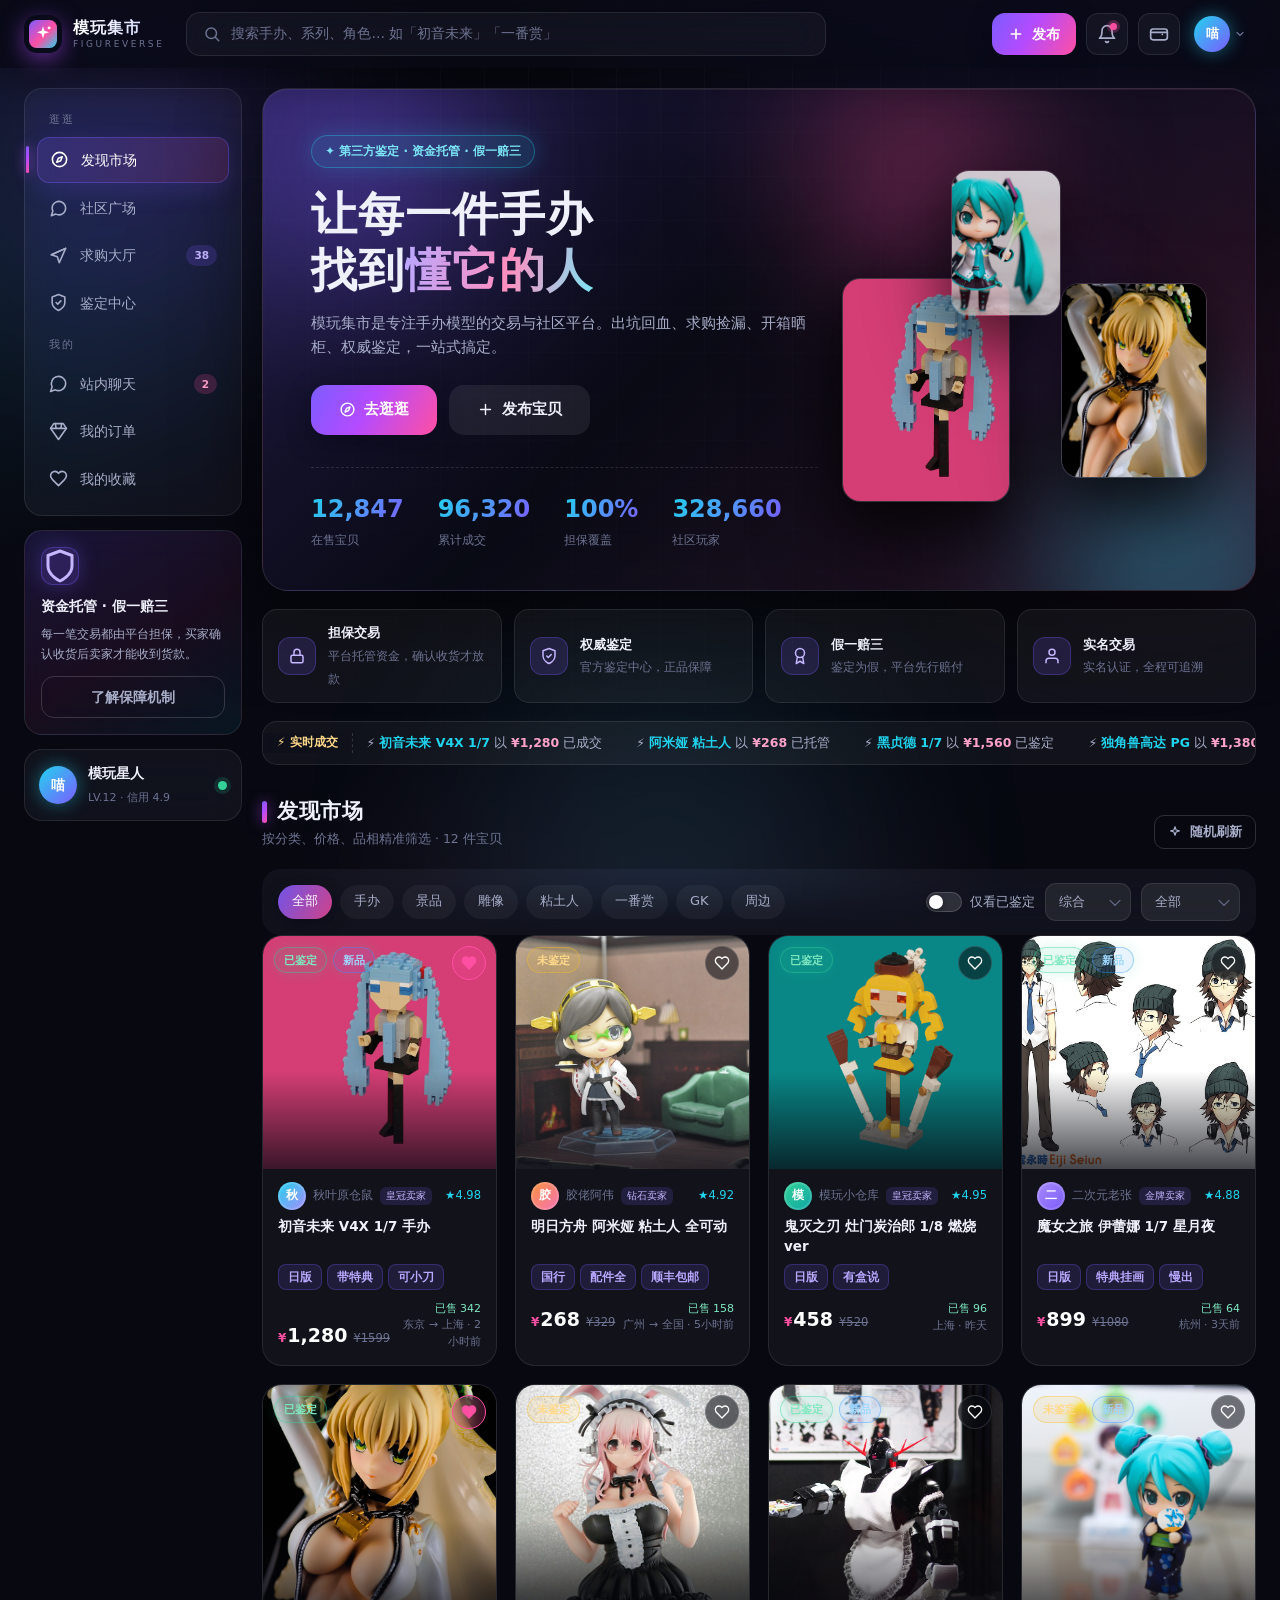
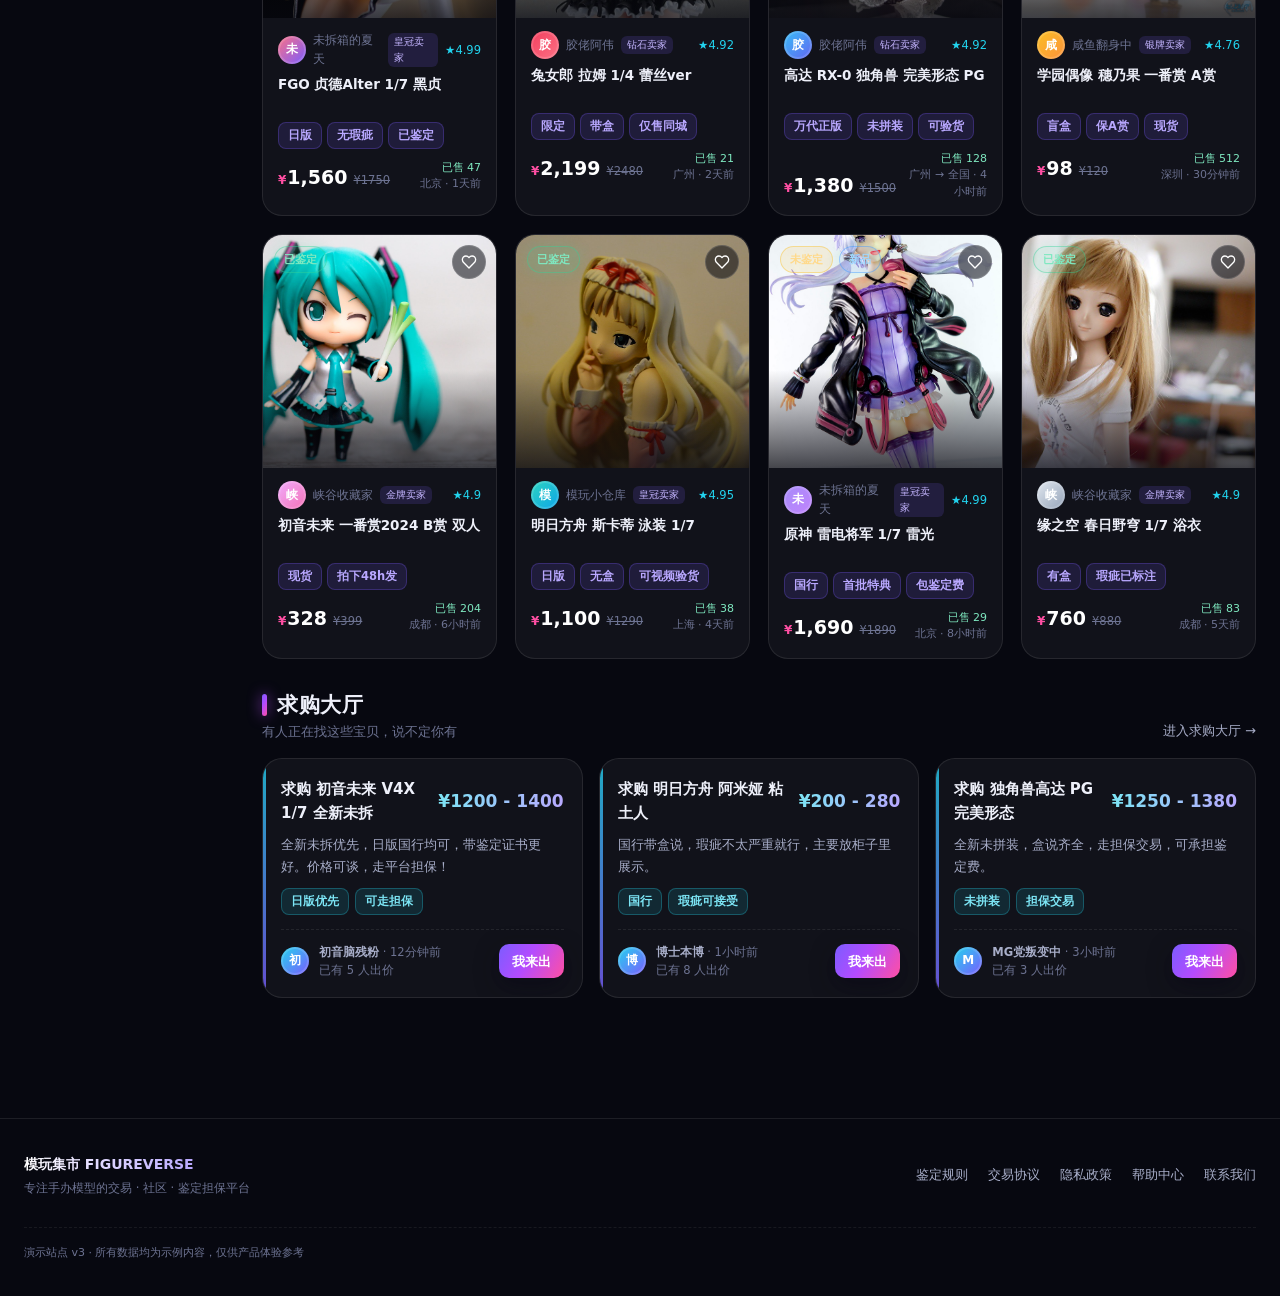
<file: figureverse/index.html>
<!DOCTYPE html>
<html lang="zh-CN">
<head>
  <meta charset="UTF-8">
  <meta name="viewport" content="width=device-width, initial-scale=1.0">
  <title>模玩集市 FIGUREVERSE · 手办模型交易与鉴定平台</title>
  <meta name="description" content="模玩集市 FIGUREVERSE——专注手办模型的二手交易、社区交流、求购与第三方鉴定担保平台。">
  <link rel="icon" href="data:image/svg+xml,%3Csvg xmlns='http://www.w3.org/2000/svg' viewBox='0 0 64 64'%3E%3Cdefs%3E%3ClinearGradient id='g' x1='0' y1='0' x2='1' y2='1'%3E%3Cstop offset='0' stop-color='%237c5cff'/%3E%3Cstop offset='.55' stop-color='%23ff4fa3'/%3E%3Cstop offset='1' stop-color='%2322d3ee'/%3E%3C/linearGradient%3E%3C/defs%3E%3Crect width='64' height='64' rx='16' fill='url(%23g)'/%3E%3Cpath d='M32 14l3.2 10.8L46 28l-10.8 3.2L32 42l-3.2-10.8L18 28l10.8-3.2z' fill='white'/%3E%3Ccircle cx='46' cy='18' r='3' fill='white' opacity='.9'/%3E%3C/svg%3E">
  <link rel="stylesheet" href="css/style.css?v=20260807c">
</head>
<body>

  <!-- 全局氛围背景 -->
  <div class="bg-stage" aria-hidden="true">
    <div class="bg-blob b1"></div>
    <div class="bg-blob b2"></div>
    <div class="bg-blob b3"></div>
    <div class="bg-grid"></div>
  </div>

  <!-- 顶部导航 -->
  <header class="topbar" id="topbar">
    <div class="topbar-inner">
      <a class="brand" href="#market" data-nav="market" aria-label="模玩集市首页">
        <span class="brand-logo">
          <svg viewBox="0 0 64 64" width="30" height="30"><defs><linearGradient id="lg" x1="0" y1="0" x2="1" y2="1"><stop offset="0" stop-color="#7c5cff"/><stop offset=".55" stop-color="#ff4fa3"/><stop offset="1" stop-color="#22d3ee"/></linearGradient></defs><rect width="64" height="64" rx="17" fill="url(#lg)"/><path d="M32 14l3.2 10.8L46 28l-10.8 3.2L32 42l-3.2-10.8L18 28l10.8-3.2z" fill="#fff"/><circle cx="46" cy="18" r="3.4" fill="#fff" opacity=".95"/></svg>
        </span>
        <span class="brand-text">
          <b>模玩集市</b>
          <i>FIGUREVERSE</i>
        </span>
      </a>

      <div class="search-box glass">
        <svg class="ic" width="18" height="18" viewBox="0 0 24 24" fill="none" stroke="currentColor" stroke-width="2" stroke-linecap="round" stroke-linejoin="round"><circle cx="11" cy="11" r="7"/><path d="m21 21-4.3-4.3"/></svg>
        <input id="globalSearch" type="text" placeholder="搜索手办、系列、角色… 如「初音未来」「一番赏」" autocomplete="off">
        <div class="hot-search">
          <span>热门：</span>
          <button data-q="一番赏">一番赏</button>
          <button data-q="粘土人">粘土人</button>
          <button data-q="雕像">雕像</button>
          <button data-q="已鉴定">已鉴定</button>
        </div>
      </div>

      <div class="top-actions">
        <button class="btn btn-primary btn-publish" id="publishBtn" aria-label="发布">
          <svg class="ic" width="16" height="16" viewBox="0 0 24 24" fill="none" stroke="currentColor" stroke-width="2.4" stroke-linecap="round"><path d="M12 5v14M5 12h14"/></svg>
          <span class="pub-label">发布</span>
        </button>
        <button class="icon-btn" id="bellBtn" aria-label="通知">
          <svg class="ic" width="20" height="20" viewBox="0 0 24 24" fill="none" stroke="currentColor" stroke-width="2" stroke-linecap="round" stroke-linejoin="round"><path d="M18 8A6 6 0 0 0 6 8c0 7-3 9-3 9h18s-3-2-3-9"/><path d="M13.73 21a2 2 0 0 1-3.46 0"/></svg>
          <span class="dot"></span>
        </button>
        <button class="icon-btn" id="walletBtn" aria-label="我的钱包">
          <svg class="ic" width="20" height="20" viewBox="0 0 24 24" fill="none" stroke="currentColor" stroke-width="2" stroke-linecap="round" stroke-linejoin="round"><rect x="2" y="6" width="20" height="13" rx="3"/><path d="M16 12.5h.01"/><path d="M2 10h20"/></svg>
        </button>
        <button class="avatar-btn" id="userBtn">
          <span class="avatar avatar-lg avatar-me">喵</span>
          <span class="user-caret">
            <svg class="ic" width="12" height="12" viewBox="0 0 24 24" fill="none" stroke="currentColor" stroke-width="2.4" stroke-linecap="round"><path d="m6 9 6 6 6-6"/></svg>
          </span>
        </button>
      </div>
    </div>

    <!-- 通知面板 -->
    <div class="notice-panel glass" id="noticePanel" hidden>
      <div class="notice-head">
        <b>消息通知</b>
        <button class="text-btn" id="noticeClear">全部已读</button>
      </div>
      <div id="noticeList"></div>
    </div>

    <!-- 用户面板 -->
    <div class="user-panel glass" id="userPanel" hidden>
      <div class="up-top">
        <span class="avatar avatar-xl avatar-me">喵</span>
        <div><b id="upName">模玩星人</b><small>LV.12 · 老玩家</small></div>
      </div>
      <div class="up-stats">
        <div><b>12</b><span>在售</span></div>
        <div><b>36</b><span>已购</span></div>
        <div><b>4.9</b><span>信用分</span></div>
      </div>
      <button class="btn btn-soft w-full" id="loginBtn">切换账号 / 登录</button>
    </div>
  </header>

  <!-- 主体三栏 -->
  <div class="shell">

    <aside class="sidebar" id="sidebar">
      <nav class="side-nav glass">
        <div class="side-label">逛逛</div>
        <a class="side-item active" href="#market" data-nav="market">
          <svg class="ic" viewBox="0 0 24 24" fill="none" stroke="currentColor" stroke-width="2" stroke-linecap="round" stroke-linejoin="round"><circle cx="12" cy="12" r="9"/><path d="m15.5 8.5-2 5-5 2 2-5z"/></svg>
          <span>发现市场</span>
        </a>
        <a class="side-item" href="#community" data-nav="community">
          <svg class="ic" viewBox="0 0 24 24" fill="none" stroke="currentColor" stroke-width="2" stroke-linecap="round" stroke-linejoin="round"><path d="M21 11.5a8.38 8.38 0 0 1-.9 3.8 8.5 8.5 0 0 1-7.6 4.7 8.38 8.38 0 0 1-3.8-.9L3 21l1.9-5.7a8.38 8.38 0 0 1-.9-3.8 8.5 8.5 0 0 1 4.7-7.6 8.38 8.38 0 0 1 3.8-.9h.5a8.48 8.48 0 0 1 8 8z"/></svg>
          <span>社区广场</span>
        </a>
        <a class="side-item" href="#wanted" data-nav="wanted">
          <svg class="ic" viewBox="0 0 24 24" fill="none" stroke="currentColor" stroke-width="2" stroke-linecap="round" stroke-linejoin="round"><path d="m3 11 18-8-8 18-2.5-7.5z"/><path d="M3 11 21 3"/></svg>
          <span>求购大厅</span>
          <em class="side-badge">38</em>
        </a>
        <a class="side-item" href="#auth" data-nav="auth">
          <svg class="ic" viewBox="0 0 24 24" fill="none" stroke="currentColor" stroke-width="2" stroke-linecap="round" stroke-linejoin="round"><path d="M12 22s8-3.5 8-10V5l-8-3-8 3v7c0 6.5 8 10 8 10z"/><path d="m9 12 2 2 4-4"/></svg>
          <span>鉴定中心</span>
        </a>

        <div class="side-label">我的</div>
        <a class="side-item" href="#chat" data-nav="chat">
          <svg class="ic" viewBox="0 0 24 24" fill="none" stroke="currentColor" stroke-width="2" stroke-linecap="round" stroke-linejoin="round"><path d="M7.9 20A9 9 0 1 0 4 16.1L2 22z"/></svg>
          <span>站内聊天</span>
          <em class="side-badge hot">2</em>
        </a>
        <a class="side-item" href="#orders" data-nav="orders">
          <svg class="ic" viewBox="0 0 24 24" fill="none" stroke="currentColor" stroke-width="2" stroke-linecap="round" stroke-linejoin="round"><path d="M6 2h12l4 6-10 14L2 8z"/><path d="M2 8h20"/><path d="M9 8 8 2M15 8l1-6"/></svg>
          <span>我的订单</span>
        </a>
        <a class="side-item" href="#favs" data-nav="favs">
          <svg class="ic" viewBox="0 0 24 24" fill="none" stroke="currentColor" stroke-width="2" stroke-linecap="round" stroke-linejoin="round"><path d="M19 14c1.5-1.4 3-3.2 3-5.5A5.5 5.5 0 0 0 16.5 3c-1.8 0-3.4 1-4.5 2.5C10.9 4 9.3 3 7.5 3A5.5 5.5 0 0 0 2 8.5c0 2.3 1.5 4.1 3 5.5l7 7z"/></svg>
          <span>我的收藏</span>
        </a>
      </nav>

      <div class="side-card glass">
        <div class="side-card-icon">
          <svg class="ic" viewBox="0 0 24 24" fill="none" stroke="currentColor" stroke-width="2" stroke-linecap="round" stroke-linejoin="round"><path d="M12 22s8-3.5 8-10V5l-8-3-8 3v7c0 6.5 8 10 8 10z"/></svg>
        </div>
        <b>资金托管 · 假一赔三</b>
        <p>每一笔交易都由平台担保，买家确认收货后卖家才能收到货款。</p>
        <button class="btn btn-ghost w-full" data-nav="auth">了解保障机制</button>
      </div>

      <div class="side-user glass">
        <span class="avatar avatar-md avatar-me">喵</span>
        <div class="su-info">
          <b>模玩星人</b>
          <span>LV.12 · 信用 4.9</span>
        </div>
        <span class="su-online"></span>
      </div>
    </aside>

    <main class="main" id="view" tabindex="-1"></main>

    <aside class="rail" id="rail">
      <div class="rail-card glass">
        <div class="rail-title"><span>🔥</span> 本周热议</div>
        <ol class="hot-list" id="hotList"></ol>
      </div>
      <div class="rail-card glass">
        <div class="rail-title"><span>✳</span> 鉴定动态</div>
        <div class="cert-feed" id="certFeed"></div>
      </div>
      <div class="rail-card glass">
        <div class="rail-title"><span>#</span> 热门标签</div>
        <div class="tag-cloud" id="tagCloud"></div>
      </div>
      <div class="rail-card glass">
        <div class="rail-title"><span>◎</span> 平台公告</div>
        <div class="notice-feed" id="noticeFeed"></div>
      </div>
    </aside>
  </div>

  <footer class="footer">
    <div class="footer-inner">
      <div class="footer-brand">
        <b>模玩集市 FIGUREVERSE</b>
        <p>专注手办模型的交易 · 社区 · 鉴定担保平台</p>
      </div>
      <div class="footer-links">
        <a href="#auth" data-nav="auth">鉴定规则</a>
        <a href="#">交易协议</a>
        <a href="#">隐私政策</a>
        <a href="#">帮助中心</a>
        <a href="#">联系我们</a>
      </div>
      <div class="footer-note">演示站点 v3 · 所有数据均为示例内容，仅供产品体验参考</div>
    </div>
  </footer>

  <!-- 移动端底部导航 -->
  <nav class="mobile-nav glass" id="mobileNav">
    <a href="#market" data-nav="market"><svg class="ic" viewBox="0 0 24 24" fill="none" stroke="currentColor" stroke-width="2" stroke-linecap="round" stroke-linejoin="round"><circle cx="12" cy="12" r="9"/><path d="m15.5 8.5-2 5-5 2 2-5z"/></svg><span>市集</span></a>
    <a href="#community" data-nav="community"><svg class="ic" viewBox="0 0 24 24" fill="none" stroke="currentColor" stroke-width="2" stroke-linecap="round" stroke-linejoin="round"><path d="M21 11.5a8.38 8.38 0 0 1-.9 3.8 8.5 8.5 0 0 1-7.6 4.7 8.38 8.38 0 0 1-3.8-.9L3 21l1.9-5.7a8.38 8.38 0 0 1-.9-3.8 8.5 8.5 0 0 1 4.7-7.6 8.38 8.38 0 0 1 3.8-.9h.5a8.48 8.48 0 0 1 8 8z"/></svg><span>社区</span></a>
    <a href="#wanted" data-nav="wanted"><svg class="ic" viewBox="0 0 24 24" fill="none" stroke="currentColor" stroke-width="2" stroke-linecap="round" stroke-linejoin="round"><path d="m3 11 18-8-8 18-2.5-7.5z"/></svg><span>求购</span></a>
    <a href="#auth" data-nav="auth"><svg class="ic" viewBox="0 0 24 24" fill="none" stroke="currentColor" stroke-width="2" stroke-linecap="round" stroke-linejoin="round"><path d="M12 22s8-3.5 8-10V5l-8-3-8 3v7c0 6.5 8 10 8 10z"/><path d="m9 12 2 2 4-4"/></svg><span>鉴定</span></a>
    <a href="#chat" data-nav="chat"><svg class="ic" viewBox="0 0 24 24" fill="none" stroke="currentColor" stroke-width="2" stroke-linecap="round" stroke-linejoin="round"><path d="M7.9 20A9 9 0 1 0 4 16.1L2 22z"/></svg><span>聊天</span></a>
  </nav>

  <div class="modal-mask" id="modalRoot"></div>
  <div class="toast-root" id="toastRoot"></div>

  <script src="js/app.js?v=20260807c"></script>
</body>
</html>
</file>
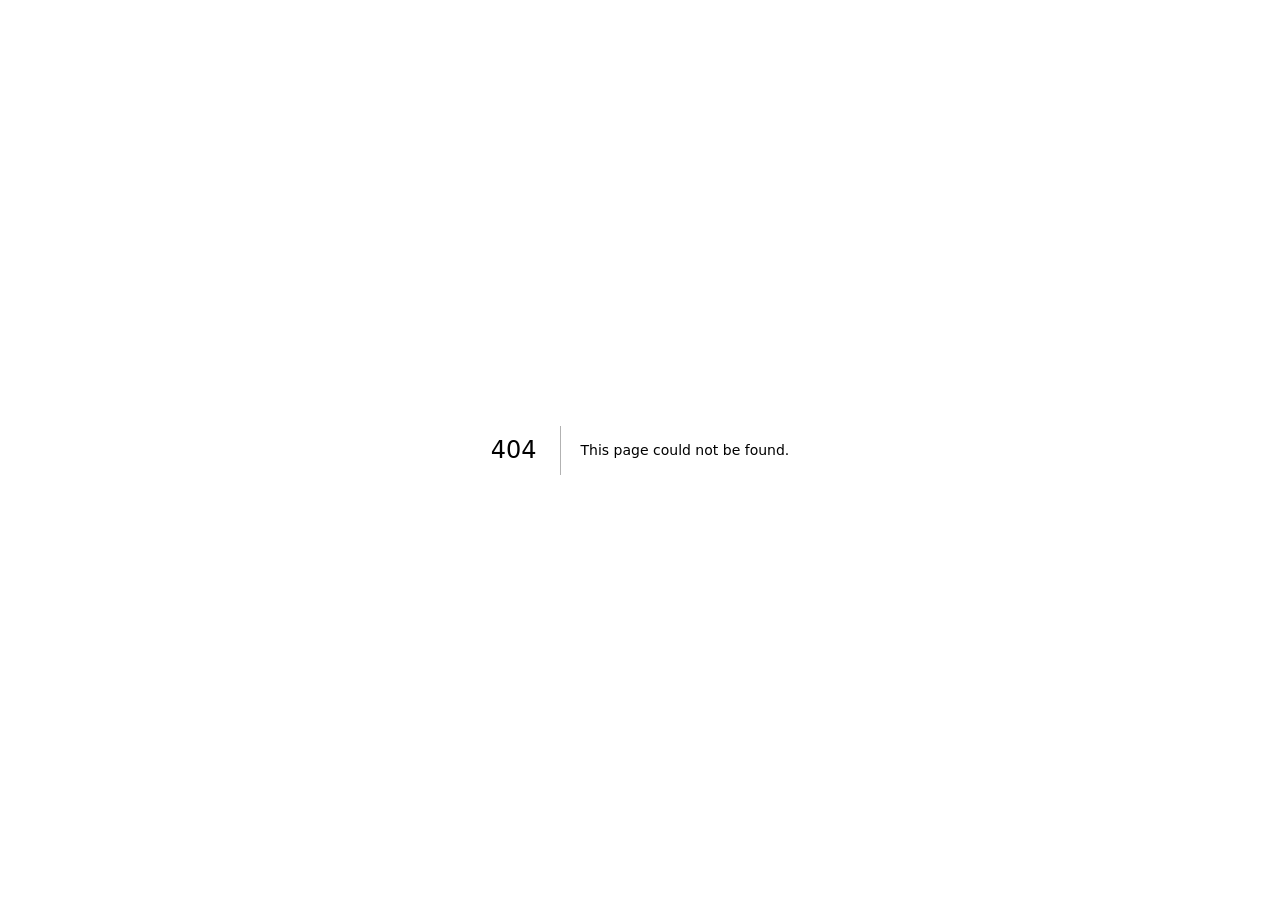
<file: baihe/404/index.html>
<!DOCTYPE html><html lang="zh-CN" class="noto_sans_sc_68b23ef3-module__NR6_mW__variable noto_serif_sc_e0e5f1a5-module__m6zMMG__variable h-full antialiased"><head><meta charSet="utf-8"/><meta name="viewport" content="width=device-width, initial-scale=1"/><link rel="stylesheet" href="/baihe/_next/static/chunks/3osupogx2up-6.css" data-precedence="next"/><link rel="stylesheet" href="/baihe/_next/static/chunks/140cy-ndufhgd.css" data-precedence="next"/><link rel="stylesheet" href="/baihe/_next/static/chunks/0imm6tt3tx1cb.css" data-precedence="next"/><link rel="preload" as="script" fetchPriority="low" href="/baihe/_next/static/chunks/1inwntv0b4r-7.js"/><script src="/baihe/_next/static/chunks/3jw_vi3msh14-.js" async=""></script><script src="/baihe/_next/static/chunks/1mh6a-0e61pyc.js" async=""></script><script src="/baihe/_next/static/chunks/turbopack-1-7e2hna28oy4.js" async=""></script><script src="/baihe/_next/static/chunks/2o6l3zdg9uvwm.js" async=""></script><script src="/baihe/_next/static/chunks/17wfvgir30qib.js" async=""></script><meta name="robots" content="noindex"/><title>百合花直播话术看板</title><meta name="description" content="抖音百合花卉直播话术：进场第一句、卖点、促单、互动防冷场，边播边看。"/><link rel="icon" href="/baihe/favicon.ico?favicon.2vob68tjqpejf.ico" sizes="256x256" type="image/x-icon"/><meta name="next-size-adjust" content=""/><title>404: This page could not be found.</title><script src="/baihe/_next/static/chunks/0cz1d0mv5g_q7.js" noModule=""></script></head><body class="min-h-full flex flex-col font-sans"><div hidden=""><!--$--><!--/$--></div><div style="font-family:system-ui,&quot;Segoe UI&quot;,Roboto,Helvetica,Arial,sans-serif,&quot;Apple Color Emoji&quot;,&quot;Segoe UI Emoji&quot;;height:100vh;text-align:center;display:flex;flex-direction:column;align-items:center;justify-content:center"><div><style>body{color:#000;background:#fff;margin:0}.next-error-h1{border-right:1px solid rgba(0,0,0,.3)}@media (prefers-color-scheme:dark){body{color:#fff;background:#000}.next-error-h1{border-right:1px solid rgba(255,255,255,.3)}}</style><h1 class="next-error-h1" style="display:inline-block;margin:0 20px 0 0;padding:0 23px 0 0;font-size:24px;font-weight:500;vertical-align:top;line-height:49px">404</h1><div style="display:inline-block"><h2 style="font-size:14px;font-weight:400;line-height:49px;margin:0">This page could not be found.</h2></div></div></div><!--$--><!--/$--><section aria-label="Notifications alt+T" tabindex="-1" aria-live="polite" aria-relevant="additions text" aria-atomic="false" data-react-aria-top-layer="true"></section><script src="/baihe/_next/static/chunks/1inwntv0b4r-7.js" id="_R_" async=""></script><script>(self.__next_f=self.__next_f||[]).push([0])</script><script>self.__next_f.push([1,"1:\"$Sreact.fragment\"\n2:I[39756,[\"/baihe/_next/static/chunks/2o6l3zdg9uvwm.js\",\"/baihe/_next/static/chunks/17wfvgir30qib.js\"],\"default\"]\n3:I[37457,[\"/baihe/_next/static/chunks/2o6l3zdg9uvwm.js\",\"/baihe/_next/static/chunks/17wfvgir30qib.js\"],\"default\"]\n4:I[3484,[\"/baihe/_next/static/chunks/2o6l3zdg9uvwm.js\",\"/baihe/_next/static/chunks/17wfvgir30qib.js\"],\"Toaster\"]\n5:I[97367,[\"/baihe/_next/static/chunks/2o6l3zdg9uvwm.js\",\"/baihe/_next/static/chunks/17wfvgir30qib.js\"],\"OutletBoundary\"]\n6:\"$Sreact.suspense\"\n9:I[97367,[\"/baihe/_next/static/chunks/2o6l3zdg9uvwm.js\",\"/baihe/_next/static/chunks/17wfvgir30qib.js\"],\"ViewportBoundary\"]\nb:I[97367,[\"/baihe/_next/static/chunks/2o6l3zdg9uvwm.js\",\"/baihe/_next/static/chunks/17wfvgir30qib.js\"],\"MetadataBoundary\"]\nd:I[68027,[\"/baihe/_next/static/chunks/2o6l3zdg9uvwm.js\",\"/baihe/_next/static/chunks/17wfvgir30qib.js\"],\"default\",1]\n:HL[\"/baihe/_next/static/chunks/3osupogx2up-6.css\",\"style\"]\n:HL[\"/baihe/_next/static/chunks/140cy-ndufhgd.css\",\"style\"]\n:HL[\"/baihe/_next/static/chunks/0imm6tt3tx1cb.css\",\"style\"]\n8:X\n0:{\"P\":null,\"c\":[\"\",\"_not-found\",\"\"],\"q\":\"\",\"i\":false,\"f\":[[[\"\",{\"children\":[\"/_not-found\",{\"children\":[\"__PAGE__\",{},\"$undefined\",\"$undefined\",4608]},\"$undefined\",\"$undefined\",4608]},\"$undefined\",\"$undefined\",4624],[[\"$\",\"$1\",\"c\",{\"children\":[[[\"$\",\"link\",\"0\",{\"rel\":\"stylesheet\",\"href\":\"/baihe/_next/static/chunks/3osupogx2up-6.css\",\"precedence\":\"next\",\"crossOrigin\":\"$undefined\",\"nonce\":\"$undefined\"}],[\"$\",\"link\",\"1\",{\"rel\":\"stylesheet\",\"href\":\"/baihe/_next/static/chunks/140cy-ndufhgd.css\",\"precedence\":\"next\",\"crossOrigin\":\"$undefined\",\"nonce\":\"$undefined\"}],[\"$\",\"link\",\"2\",{\"rel\":\"stylesheet\",\"href\":\"/baihe/_next/static/chunks/0imm6tt3tx1cb.css\",\"precedence\":\"next\",\"crossOrigin\":\"$undefined\",\"nonce\":\"$undefined\"}],[\"$\",\"script\",\"script-0\",{\"src\":\"/baihe/_next/static/chunks/2o6l3zdg9uvwm.js\",\"async\":true,\"nonce\":\"$undefined\"}],[\"$\",\"script\",\"script-1\",{\"src\":\"/baihe/_next/static/chunks/17wfvgir30qib.js\",\"async\":true,\"nonce\":\"$undefined\"}]],[\"$\",\"html\",null,{\"lang\":\"zh-CN\",\"className\":\"noto_sans_sc_68b23ef3-module__NR6_mW__variable noto_serif_sc_e0e5f1a5-module__m6zMMG__variable h-full antialiased\",\"children\":[\"$\",\"body\",null,{\"className\":\"min-h-full flex flex-col font-sans\",\"children\":[[\"$\",\"$L2\",null,{\"parallelRouterKey\":\"children\",\"error\":\"$undefined\",\"errorStyles\":\"$undefined\",\"errorScripts\":\"$undefined\",\"template\":[\"$\",\"$L3\",null,{}],\"templateStyles\":\"$undefined\",\"templateScripts\":\"$undefined\",\"notFound\":[[[\"$\",\"title\",null,{\"children\":\"404: This page could not be found.\"}],[\"$\",\"div\",null,{\"style\":{\"fontFamily\":\"system-ui,\\\"Segoe UI\\\",Roboto,Helvetica,Arial,sans-serif,\\\"Apple Color Emoji\\\",\\\"Segoe UI Emoji\\\"\",\"height\":\"100vh\",\"textAlign\":\"center\",\"display\":\"flex\",\"flexDirection\":\"column\",\"alignItems\":\"center\",\"justifyContent\":\"center\"},\"children\":[\"$\",\"div\",null,{\"children\":[[\"$\",\"style\",null,{\"dangerouslySetInnerHTML\":{\"__html\":\"body{color:#000;background:#fff;margin:0}.next-error-h1{border-right:1px solid rgba(0,0,0,.3)}@media (prefers-color-scheme:dark){body{color:#fff;background:#000}.next-error-h1{border-right:1px solid rgba(255,255,255,.3)}}\"}}],[\"$\",\"h1\",null,{\"className\":\"next-error-h1\",\"style\":{\"display\":\"inline-block\",\"margin\":\"0 20px 0 0\",\"padding\":\"0 23px 0 0\",\"fontSize\":24,\"fontWeight\":500,\"verticalAlign\":\"top\",\"lineHeight\":\"49px\"},\"children\":404}],[\"$\",\"div\",null,{\"style\":{\"display\":\"inline-block\"},\"children\":[\"$\",\"h2\",null,{\"style\":{\"fontSize\":14,\"fontWeight\":400,\"lineHeight\":\"49px\",\"margin\":0},\"children\":\"This page could not be found.\"}]}]]}]}]],[]],\"forbidden\":\"$undefined\",\"unauthorized\":\"$undefined\"}],[\"$\",\"$L4\",null,{}]]}]}]]}],{\"children\":[[\"$\",\"$1\",\"c\",{\"children\":[null,[\"$\",\"$L2\",null,{\"parallelRouterKey\":\"children\",\"error\":\"$undefined\",\"errorStyles\":\"$undefined\",\"errorScripts\":\"$undefined\",\"template\":[\"$\",\"$L3\",null,{}],\"templateStyles\":\"$undefined\",\"templateScripts\":\"$undefined\",\"notFound\":\"$undefined\",\"forbidden\":\"$undefined\",\"unauthorized\":\"$undefined\"}]]}],{\"children\":[[\"$\",\"$1\",\"c\",{\"children\":[[[\"$\",\"title\",null,{\"children\":\"404: This page could not be found.\"}],[\"$\",\"div\",null,{\"style\":\"$0:f:0:1:0:props:children:1:props:children:props:children:0:props:notFound:0:1:props:style\",\"children\":[\"$\",\"div\",null,{\"children\":[[\"$\",\"style\",null,{\"dangerouslySetInnerHTML\":{\"__html\":\"body{color:#000;background:#fff;margin:0}.next-error-h1{border-right:1px solid rgba(0,0,0,.3)}@media (prefers-color-scheme:dark){body{color:#fff;background:#000}.next-error-h1{border-right:1px solid rgba(255,255,255,.3)}}\"}}],[\"$\",\"h1\",null,{\"className\":\"next-error-h1\",\"style\":\"$0:f:0:1:0:props:children:1:props:children:props:children:0:props:notFound:0:1:props:children:props:children:1:props:style\",\"children\":404}],[\"$\",\"div\",null,{\"style\":\"$0:f:0:1:0:props:children:1:props:children:props:children:0:props:notFound:0:1:props:children:props:children:2:props:style\",\"children\":[\"$\",\"h2\",null,{\"style\":\"$0:f:0:1:0:props:children:1:props:children:props:children:0:props:notFound:0:1:props:children:props:children:2:props:children:props:style\",\"children\":\"This page could not be found.\"}]}]]}]}]],null,[\"$\",\"$L5\",null,{\"children\":[\"$\",\"$6\",null,{\"name\":\"Next.MetadataOutlet\",\"children\":\"$@7\"}]}]]}],{},null,false,null]},null,false,\"$8\"]},null,false,null],[\"$\",\"$1\",\"h\",{\"children\":[[\"$\",\"meta\",null,{\"name\":\"robots\",\"content\":\"noindex\"}],[\"$\",\"$L9\",null,{\"children\":\"$La\"}],[\"$\",\"div\",null,{\"hidden\":true,\"children\":[\"$\",\"$Lb\",null,{\"children\":[\"$\",\"$6\",null,{\"name\":\"Next.Metadata\",\"children\":\"$Lc\"}]}]}],[\"$\",\"meta\",null,{\"name\":\"next-size-adjust\",\"content\":\"\"}]]}],false]],\"m\":\"$undefined\",\"G\":[\"$d\",[[\"$\",\"link\",\"0\",{\"rel\":\"stylesheet\",\"href\":\"/baihe/_next/static/chunks/3osupogx2up-6.css\",\"precedence\":\"next\",\"crossOrigin\":\"$undefined\",\"nonce\":\"$undefined\"}],[\"$\",\"link\",\"1\",{\"rel\":\"stylesheet\",\"href\":\"/baihe/_next/static/chunks/140cy-ndufhgd.css\",\"precedence\":\"next\",\"crossOrigin\":\"$undefined\",\"nonce\":\"$undefined\"}],[\"$\",\"link\",\"2\",{\"rel\":\"stylesheet\",\"href\":\"/baihe/_next/static/chunks/0imm6tt3tx1cb.css\",\"precedence\":\"next\",\"crossOrigin\":\"$undefined\",\"nonce\":\"$undefined\"}]]],\"S\":true,\"h\":null,\"r\":\"$undefined\",\"s\":\"$undefined\",\"a\":\"$undefined\",\"l\":\"$undefined\",\"p\":\"$undefined\",\"d\":\"$undefined\",\"b\":\"qWJbxaAj4TvQ9eUN9iuCF\"}\n8:C\na:[[\"$\",\"meta\",\"0\",{\"charSet\":\"utf-8\"}],[\"$\",\"meta\",\"1\",{\"name\":\"viewport\",\"content\":\"width=device-width, initial-scale=1\"}]]\ne:I[27201,[\"/baihe/_next/static/chunks/2o6l3zdg9uvwm.js\",\"/baihe/_next/static/chunks/17wfvgir30qib.js\"],\"IconMark\"]\n7:null\nc:[[\"$\",\"title\",\"0\",{\"children\":\"百合花直播话术看板\"}],[\"$\",\"meta\",\"1\",{\"name\":\"description\",\"content\":\"抖音百合花卉直播话术：进场第一句、卖点、促单、互动防冷场，边播边看。\"}],[\"$\",\"link\",\"2\",{\"rel\":\"icon\",\"href\":\"/baihe/favicon.ico?favicon.2vob68tjqpejf.ico\",\"sizes\":\"256x256\",\"type\":\"image/x-icon\"}],[\"$\",\"$Le\",\"3\",{}]]\n"])</script></body></html>
</file>
<file: baihe/_next/static/chunks/3osupogx2up-6.css>
@font-face{font-family:Noto Sans SC;font-style:normal;font-weight:400;font-display:swap;src:url(../media/8f0001569dfdb8b4-s.0h020wlxatlir.woff2)format("woff2");unicode-range:U+1F1E9-1F1F5,U+1F1F7-1F1FF,U+1F21A,U+1F232,U+1F234-1F237,U+1F250-1F251,U+1F300,U+1F302-1F308,U+1F30A-1F311,U+1F315,U+1F319-1F320,U+1F324,U+1F327,U+1F32A,U+1F32C-1F32D,U+1F330-1F357,U+1F359-1F37E}@font-face{font-family:Noto Sans SC;font-style:normal;font-weight:400;font-display:swap;src:url(../media/88a062eea31f3834-s.3x3cjzef2r5wq.woff2)format("woff2");unicode-range:U+FEE3,U+FEF3,U+FF03-FF04,U+FF07,U+FF0A,U+FF17-FF19,U+FF1C-FF1D,U+FF20-FF3A,U+FF3C,U+FF3E-FF5B,U+FF5D,U+FF61-FF65,U+FF67-FF6A,U+FF6C,U+FF6F-FF78,U+FF7A-FF7D,U+FF80-FF84,U+FF86,U+FF89-FF8E,U+FF92,U+FF97-FF9B,U+FF9D-FF9F,U+FFE0-FFE4,U+FFE6,U+FFE9,U+FFEB,U+FFED,U+FFFC,U+1F004,U+1F170-1F171,U+1F192-1F195,U+1F198-1F19A,U+1F1E6-1F1E8}@font-face{font-family:Noto Sans SC;font-style:normal;font-weight:400;font-display:swap;src:url(../media/27832316e69a7e62-s.3yse1brzus_5c.woff2)format("woff2");unicode-range:U+F0A7,U+F0B2,U+F0B7,U+F0C9,U+F0D8,U+F0DA,U+F0DC-F0DD,U+F0E0,U+F0E6,U+F0EB,U+F0FC,U+F101,U+F104-F105,U+F107,U+F10B,U+F11B,U+F14B,U+F18A,U+F193,U+F1D6-F1D7,U+F244,U+F27A,U+F296,U+F2AE,U+F471,U+F4B3,U+F610-F611,U+F880-F881,U+F8EC,U+F8F5,U+F8FF,U+F901,U+F90A,U+F92C-F92D,U+F934,U+F937,U+F941,U+F965,U+F967,U+F969,U+F96B,U+F96F,U+F974,U+F978-F979,U+F97E,U+F981,U+F98A,U+F98E,U+F997,U+F99C,U+F9B2,U+F9B5,U+F9BA,U+F9BE,U+F9CA,U+F9D0-F9D1,U+F9DD,U+F9E0-F9E1,U+F9E4,U+F9F7,U+FA00-FA01,U+FA08,U+FA0A,U+FA11,U+FB01-FB02,U+FDFC,U+FE0E,U+FE30-FE31,U+FE33-FE44,U+FE49-FE52,U+FE54-FE57,U+FE59-FE66,U+FE68-FE6B,U+FE8E,U+FE92-FE93,U+FEAE,U+FEB8,U+FECB-FECC,U+FEE0}@font-face{font-family:Noto Sans SC;font-style:normal;font-weight:400;font-display:swap;src:url(../media/354a8cc67e57a36d-s.1_r-411m1mnnl.woff2)format("woff2");unicode-range:U+9F83,U+9F85-9F8D,U+9F90-9F91,U+9F94-9F96,U+9F98,U+9F9B-9F9C,U+9F9E,U+9FA0,U+9FA2,U+9FF?,U+A001,U+A007,U+A025,U+A046-A047,U+A057,U+A072,U+A078-A079,U+A083,U+A085,U+A100,U+A118,U+A132,U+A134,U+A1F4,U+A242,U+A4A6,U+A4AA,U+A4B0-A4B1,U+A4B3,U+A9C1-A9C2,U+AC00-AC01,U+AC04,U+AC08,U+AC10-AC11,U+AC13-AC16,U+AC19,U+AC1C-AC1D,U+AC24,U+AC70-AC71,U+AC74,U+AC77-AC78,U+AC80-AC81,U+AC83,U+AC8C,U+AC90,U+AC9F-ACA0,U+ACA8-ACA9,U+ACAC,U+ACB0,U+ACBD,U+ACC1,U+ACC4,U+ACE0-ACE1,U+ACE4,U+ACE8,U+ACF3,U+ACF5,U+ACFC-ACFD,U+AD00,U+AD0C,U+AD11,U+AD1C,U+AD34,U+AD50,U+AD64,U+AD6C,U+AD70,U+AD74,U+AD7F,U+AD81,U+AD8C,U+ADC0,U+ADC8,U+ADDC,U+ADE0,U+ADF8-ADF9,U+ADFC,U+AE00,U+AE08-AE09,U+AE0B,U+AE30,U+AE34,U+AE38,U+AE40,U+AE4A,U+AE4C,U+AE54,U+AE68,U+AEBC,U+AED8,U+AF2C-AF2D}@font-face{font-family:Noto Sans SC;font-style:normal;font-weight:400;font-display:swap;src:url(../media/10223aace9a6a546-s.2d_4i7k76lco_.woff2)format("woff2");unicode-range:U+9E30-9E33,U+9E35-9E3B,U+9E3E,U+9E40-9E44,U+9E46-9E4E,U+9E51,U+9E53,U+9E55-9E58,U+9E5A-9E5C,U+9E5E-9E63,U+9E66-9E6E,U+9E71,U+9E73,U+9E75,U+9E78-9E79,U+9E7C-9E7E,U+9E82,U+9E86-9E88,U+9E8B-9E8C,U+9E90-9E91,U+9E93,U+9E95,U+9E97,U+9E9D,U+9EA4-9EA5,U+9EA9-9EAA,U+9EB4-9EB5,U+9EB8-9EBA,U+9EBC-9EBF,U+9EC3,U+9EC9,U+9ECD,U+9ED0,U+9ED2-9ED3,U+9ED5-9ED6,U+9ED9,U+9EDC-9EDD,U+9EDF-9EE0,U+9EE2,U+9EE5,U+9EE7-9EEA,U+9EEF,U+9EF1,U+9EF3-9EF4,U+9EF6,U+9EF9,U+9EFB-9EFC,U+9EFE,U+9F0B,U+9F0D,U+9F10,U+9F14,U+9F17,U+9F19,U+9F22,U+9F29,U+9F2C,U+9F2F,U+9F31,U+9F37,U+9F39,U+9F3D-9F3E,U+9F41,U+9F4A-9F4B,U+9F51-9F52,U+9F61-9F63,U+9F66-9F67,U+9F80-9F81}@font-face{font-family:Noto Sans SC;font-style:normal;font-weight:400;font-display:swap;src:url(../media/fb9a36ccb421fe29-s.0d--7as5brvpu.woff2)format("woff2");unicode-range:U+9C82-9C83,U+9C85-9C8C,U+9C8E-9C92,U+9C94-9C9B,U+9C9E-9CA3,U+9CA5-9CA7,U+9CA9,U+9CAB,U+9CAD-9CAE,U+9CB1-9CB7,U+9CB9-9CBD,U+9CBF-9CC0,U+9CC3,U+9CC5-9CC7,U+9CC9-9CD1,U+9CD3-9CDA,U+9CDC-9CDD,U+9CDF,U+9CE1-9CE3,U+9CE5,U+9CE9,U+9CEE-9CEF,U+9CF3-9CF4,U+9CF6,U+9CFC-9CFD,U+9D02,U+9D08-9D09,U+9D12,U+9D1B,U+9D1E,U+9D26,U+9D28,U+9D37,U+9D3B,U+9D3F,U+9D51,U+9D59,U+9D5C-9D5D,U+9D5F-9D61,U+9D6C,U+9D70,U+9D72,U+9D7A,U+9D7E,U+9D84,U+9D89,U+9D8F,U+9D92,U+9DAF,U+9DB4,U+9DB8,U+9DBC,U+9DC4,U+9DC7,U+9DC9,U+9DD7,U+9DDF,U+9DF2,U+9DF9-9DFA,U+9E0A,U+9E11,U+9E1A,U+9E1E,U+9E20,U+9E22,U+9E28-9E2C,U+9E2E-9E2F}@font-face{font-family:Noto Sans SC;font-style:normal;font-weight:400;font-display:swap;src:url(../media/56d20502e4126553-s.25z41jqt2mi_g.woff2)format("woff2");unicode-range:U+9A80,U+9A83,U+9A85,U+9A88-9A8A,U+9A8D-9A8E,U+9A90,U+9A92-9A93,U+9A95-9A96,U+9A98-9A99,U+9A9B-9AA2,U+9AA5,U+9AA7,U+9AAF-9AB1,U+9AB5-9AB6,U+9AB9-9ABA,U+9AC0-9AC4,U+9AC8,U+9ACB-9ACC,U+9ACE-9ACF,U+9AD1-9AD2,U+9AD9,U+9ADF,U+9AE1,U+9AE3,U+9AEA-9AEB,U+9AED-9AEF,U+9AF4,U+9AF9,U+9AFB,U+9B03-9B04,U+9B06,U+9B08,U+9B0D,U+9B0F-9B10,U+9B13,U+9B18,U+9B1A,U+9B1F,U+9B22-9B23,U+9B25,U+9B27-9B28,U+9B2A,U+9B2F,U+9B31-9B32,U+9B3B,U+9B43,U+9B46-9B49,U+9B4D-9B4E,U+9B51,U+9B56,U+9B58,U+9B5A,U+9B5C,U+9B5F,U+9B61-9B62,U+9B6F,U+9B77,U+9B80,U+9B88,U+9B8B,U+9B8E,U+9B91,U+9B9F-9BA0,U+9BA8,U+9BAA-9BAB,U+9BAD-9BAE,U+9BB0-9BB1,U+9BB8,U+9BC9-9BCA,U+9BD3,U+9BD6,U+9BDB,U+9BE8,U+9BF0-9BF1,U+9C02,U+9C10,U+9C15,U+9C24,U+9C2D,U+9C32,U+9C39,U+9C3B,U+9C40,U+9C47-9C49,U+9C53,U+9C57,U+9C64,U+9C72,U+9C77-9C78,U+9C7B,U+9C7F-9C80}@font-face{font-family:Noto Sans SC;font-style:normal;font-weight:400;font-display:swap;src:url(../media/6ea12d3540b4e06a-s.3mt3i1m2fpupj.woff2)format("woff2");unicode-range:U+98DD,U+98E1-98E2,U+98E7-98EA,U+98EC,U+98EE-98EF,U+98F2,U+98F4,U+98FC-98FE,U+9903,U+9905,U+9908,U+990A,U+990C-990D,U+9913-9914,U+9918,U+991A-991B,U+991E,U+9921,U+9928,U+992C,U+992E,U+9935,U+9938-9939,U+993D-993E,U+9945,U+994B-994C,U+9951-9952,U+9954-9955,U+9957,U+995E,U+9963,U+9966-9969,U+996B-996C,U+996F,U+9974-9975,U+9977-9979,U+997D-997E,U+9980-9981,U+9983-9984,U+9987,U+998A-998B,U+998D-9991,U+9993-9995,U+9997-9998,U+99A5,U+99AB,U+99AD-99AE,U+99B1,U+99B3-99B4,U+99BC,U+99BF,U+99C1,U+99C3-99C6,U+99CC,U+99D0,U+99D2,U+99D5,U+99DB,U+99DD,U+99E1,U+99ED,U+99F1,U+99FF,U+9A01,U+9A03-9A04,U+9A0E-9A0F,U+9A11-9A13,U+9A19,U+9A1B,U+9A28,U+9A2B,U+9A30,U+9A32,U+9A37,U+9A40,U+9A45,U+9A4A,U+9A4D-9A4E,U+9A52,U+9A55,U+9A57,U+9A5A-9A5B,U+9A5F,U+9A62,U+9A65,U+9A69,U+9A6B,U+9A6E,U+9A75,U+9A77-9A7A,U+9A7D}@font-face{font-family:Noto Sans SC;font-style:normal;font-weight:400;font-display:swap;src:url(../media/3ee8f9d2cf3e7b91-s.2qbt_qepxq95d.woff2)format("woff2");unicode-range:U+975B-975C,U+9763,U+9765-9766,U+976C-976D,U+9773,U+9776,U+977A,U+977C,U+9784-9785,U+978E-978F,U+9791-9792,U+9794-9795,U+9798,U+979A,U+979E,U+97A3,U+97A5-97A6,U+97A8,U+97AB-97AC,U+97AE-97AF,U+97B2,U+97B4,U+97C6,U+97CB-97CC,U+97D3,U+97D8,U+97DC,U+97E1,U+97EA-97EB,U+97EE,U+97FB,U+97FE-97FF,U+9801-9803,U+9805-9806,U+9808,U+980C,U+9810-9814,U+9817-9818,U+981E,U+9820-9821,U+9824,U+9828,U+982B-982D,U+9830,U+9834,U+9838-9839,U+983C,U+9846,U+984D-984F,U+9851-9852,U+9854-9855,U+9857-9858,U+985A-985B,U+9862-9863,U+9865,U+9867,U+986B,U+986F-9871,U+9877-9878,U+987C,U+9880,U+9883,U+9885,U+9889,U+988B-988F,U+9893-9895,U+9899-989B,U+989E-989F,U+98A1-98A2,U+98A5-98A7,U+98A9,U+98AF,U+98B1,U+98B6,U+98BA,U+98BE,U+98C3-98C4,U+98C6-98C8,U+98CF-98D6,U+98DA-98DB}@font-face{font-family:Noto Sans SC;font-style:normal;font-weight:400;font-display:swap;src:url(../media/23deaf720c40a1a8-s.1z02nr8b0dllr.woff2)format("woff2");unicode-range:U+95C4-95CA,U+95CC-95CD,U+95D4-95D6,U+95D8,U+95E1-95E2,U+95E9,U+95F0-95F1,U+95F3,U+95F6,U+95FC,U+95FE-95FF,U+9602-9604,U+9606-960D,U+960F,U+9611-9613,U+9615-9617,U+9619-961B,U+961D,U+9621,U+9628,U+962F,U+963C-963E,U+9641-9642,U+9649,U+9654,U+965B-965F,U+9661,U+9663,U+9665,U+9667-9668,U+966C,U+9670,U+9672-9674,U+9678,U+967A,U+967D,U+9682,U+9685,U+9688,U+968A,U+968D-968E,U+9695,U+9697-9698,U+969E,U+96A0,U+96A3-96A4,U+96A8,U+96AA,U+96B0-96B1,U+96B3-96B4,U+96B7-96B9,U+96BB-96BD,U+96C9,U+96CB,U+96CE,U+96D1-96D2,U+96D6,U+96D9,U+96DB-96DC,U+96DE,U+96E0,U+96E3,U+96E9,U+96EB,U+96F0-96F2,U+96F9,U+96FF,U+9701-9702,U+9705,U+9708,U+970A,U+970E-970F,U+9711,U+9719,U+9727,U+972A,U+972D,U+9730,U+973D,U+9742,U+9744,U+9748-9749,U+9750-9751,U+975A}@font-face{font-family:Noto Sans SC;font-style:normal;font-weight:400;font-display:swap;src:url(../media/129f45b22f0d1de3-s.1iql0q14p7-2y.woff2)format("woff2");unicode-range:U+94F5,U+94F7,U+94F9,U+94FB-94FD,U+94FF,U+9503-9504,U+9506-9507,U+9509-950A,U+950D-950F,U+9511-9518,U+951A-9520,U+9522,U+9528-952D,U+9530-953A,U+953C-953F,U+9543-9546,U+9548-9550,U+9552-9555,U+9557-955B,U+955D-9568,U+956A-956D,U+9570-9574,U+9583,U+9586,U+9589,U+958E-958F,U+9591-9592,U+9594,U+9598-9599,U+959E-95A0,U+95A2-95A6,U+95A8-95B2,U+95B4,U+95B8-95C3}@font-face{font-family:Noto Sans SC;font-style:normal;font-weight:400;font-display:swap;src:url(../media/e2f34696301c4613-s.07opb4umcnxop.woff2)format("woff2");unicode-range:U+941C-942B,U+942D-942E,U+9432-9433,U+9435,U+9438,U+943A,U+943E,U+9444,U+944A,U+9451-9452,U+945A,U+9462-9463,U+9465,U+9470-9487,U+948A-9492,U+9494-9498,U+949A,U+949C-949D,U+94A1,U+94A3-94A4,U+94A8,U+94AA-94AD,U+94AF,U+94B2,U+94B4-94BA,U+94BC-94C0,U+94C4,U+94C6-94DB,U+94DE-94EC,U+94EE-94F1,U+94F3}@font-face{font-family:Noto Sans SC;font-style:normal;font-weight:400;font-display:swap;src:url(../media/2130991a9973a81b-s.19aixg2e2san7.woff2)format("woff2");unicode-range:U+92EC-92ED,U+92F0,U+92F3,U+92F8,U+92FC,U+9304,U+9306,U+9310,U+9312,U+9315,U+9318,U+931A,U+931E,U+9320-9322,U+9324,U+9326-9329,U+932B-932C,U+932F,U+9331-9332,U+9335-9336,U+933E,U+9340-9341,U+934A-9360,U+9362-9363,U+9365-936B,U+936E,U+9375,U+937E,U+9382,U+938A,U+938C,U+938F,U+9393-9394,U+9396-9397,U+939A,U+93A2,U+93A7,U+93AC-93CD,U+93D0-93D1,U+93D6-93D8,U+93DE-93DF,U+93E1-93E2,U+93E4,U+93F8,U+93FB,U+93FD,U+940E-941A}@font-face{font-family:Noto Sans SC;font-style:normal;font-weight:400;font-display:swap;src:url(../media/00e40eb57098def0-s.0gdttl0v9mqiq.woff2)format("woff2");unicode-range:U+9163-9164,U+9169,U+9170,U+9172,U+9174,U+9179-917A,U+917D-917E,U+9182-9183,U+9185,U+918C-918D,U+9190-9191,U+919A,U+919C,U+91A1-91A4,U+91A8,U+91AA-91AF,U+91B4-91B5,U+91B8,U+91BA,U+91BE,U+91C0-91C1,U+91C6,U+91C8,U+91CB,U+91D0,U+91D2,U+91D7-91D8,U+91DD,U+91E3,U+91E6-91E7,U+91ED,U+91F0,U+91F5,U+91F9,U+9200,U+9205,U+9207-920A,U+920D-920E,U+9210,U+9214-9215,U+921C,U+921E,U+9221,U+9223-9227,U+9229-922A,U+922D,U+9234-9235,U+9237,U+9239-923A,U+923C-9240,U+9244-9246,U+9249,U+924E-924F,U+9251,U+9253,U+9257,U+925B,U+925E,U+9262,U+9264-9266,U+9268,U+926C,U+926F,U+9271,U+927B,U+927E,U+9280,U+9283,U+9285-928A,U+928E,U+9291,U+9293,U+9296,U+9298,U+929C-929D,U+92A8,U+92AB-92AE,U+92B3,U+92B6-92B7,U+92B9,U+92C1,U+92C5-92C6,U+92C8,U+92CC,U+92D0,U+92D2,U+92E4,U+92EA}@font-face{font-family:Noto Sans SC;font-style:normal;font-weight:400;font-display:swap;src:url(../media/4a72ec5e33a37b5d-s.2h5xgwtg5b4jh.woff2)format("woff2");unicode-range:U+9004,U+900B,U+9011,U+9015-9016,U+901E,U+9021,U+9026,U+902D,U+902F,U+9031,U+9035-9036,U+9039-903A,U+9041,U+9044-9046,U+904A,U+904F-9052,U+9054-9055,U+9058-9059,U+905B-905E,U+9060-9062,U+9068-9069,U+906F,U+9072,U+9074,U+9076-907A,U+907C-907D,U+9081,U+9083,U+9085,U+9087-908B,U+908F,U+9095,U+9097,U+9099-909B,U+909D,U+90A0-90A1,U+90A8-90A9,U+90AC,U+90B0,U+90B2-90B4,U+90B6,U+90B8,U+90BA,U+90BD-90BE,U+90C3-90C5,U+90C7-90C8,U+90CF-90D0,U+90D3,U+90D5,U+90D7,U+90DA-90DC,U+90DE,U+90E2,U+90E4,U+90E6-90E7,U+90EA-90EB,U+90EF,U+90F4-90F5,U+90F7,U+90FE-9100,U+9104,U+9109,U+910C,U+9112,U+9114-9115,U+9118,U+911C,U+911E,U+9120,U+9122-9123,U+9127,U+912D,U+912F-9132,U+9139-913A,U+9143,U+9146,U+9149-914A,U+914C,U+914E-9150,U+9154,U+9157,U+915A,U+915D-915E,U+9161-9162}@font-face{font-family:Noto Sans SC;font-style:normal;font-weight:400;font-display:swap;src:url(../media/9edb25e56363e337-s.02g49ja7--onv.woff2)format("woff2");unicode-range:U+8E41-8E42,U+8E47,U+8E49-8E4B,U+8E50-8E53,U+8E59-8E5A,U+8E5F-8E60,U+8E64,U+8E69,U+8E6C,U+8E70,U+8E74,U+8E76,U+8E7A-8E7C,U+8E7F,U+8E84-8E85,U+8E87,U+8E89,U+8E8B,U+8E8D,U+8E8F-8E90,U+8E94,U+8E99,U+8E9C,U+8E9E,U+8EAA,U+8EAC,U+8EB0,U+8EB6,U+8EC0,U+8EC6,U+8ECA-8ECE,U+8ED2,U+8EDA,U+8EDF,U+8EE2,U+8EEB,U+8EF8,U+8EFB-8EFE,U+8F03,U+8F09,U+8F0B,U+8F12-8F15,U+8F1B,U+8F1D,U+8F1F,U+8F29-8F2A,U+8F2F,U+8F36,U+8F38,U+8F3B,U+8F3E-8F3F,U+8F44-8F45,U+8F49,U+8F4D-8F4E,U+8F5F,U+8F6B,U+8F6D,U+8F71-8F73,U+8F75-8F76,U+8F78-8F7A,U+8F7C,U+8F7E,U+8F81-8F82,U+8F84,U+8F87,U+8F8A-8F8B,U+8F8D-8F8F,U+8F94-8F95,U+8F97-8F9A,U+8FA6,U+8FAD-8FAF,U+8FB2,U+8FB5-8FB7,U+8FBA-8FBC,U+8FBF,U+8FC2,U+8FCB,U+8FCD,U+8FD3,U+8FD5,U+8FD7,U+8FDA,U+8FE2-8FE5,U+8FE8-8FE9,U+8FEE,U+8FF3-8FF4,U+8FF8,U+8FFA}@font-face{font-family:Noto Sans SC;font-style:normal;font-weight:400;font-display:swap;src:url(../media/35b9e5e3ada91904-s.3bedi77au01a0.woff2)format("woff2");unicode-range:U+8CBD,U+8CBF-8CC4,U+8CC7-8CC8,U+8CCA,U+8CCD,U+8CD1,U+8CD3,U+8CDB-8CDC,U+8CDE,U+8CE0,U+8CE2-8CE4,U+8CE6-8CE8,U+8CEA,U+8CED,U+8CF4,U+8CF8,U+8CFA,U+8CFC-8CFD,U+8D04-8D05,U+8D07-8D08,U+8D0A,U+8D0D,U+8D0F,U+8D13-8D14,U+8D16,U+8D1B,U+8D20,U+8D30,U+8D32-8D33,U+8D36,U+8D3B,U+8D3D,U+8D40,U+8D42-8D43,U+8D45-8D46,U+8D48-8D4A,U+8D4D,U+8D51,U+8D53,U+8D55,U+8D59,U+8D5C-8D5D,U+8D5F,U+8D61,U+8D66-8D67,U+8D6A,U+8D6D,U+8D71,U+8D73,U+8D84,U+8D90-8D91,U+8D94-8D95,U+8D99,U+8DA8,U+8DAF,U+8DB1,U+8DB5,U+8DB8,U+8DBA,U+8DBC,U+8DBF,U+8DC2,U+8DC4,U+8DC6,U+8DCB,U+8DCE-8DCF,U+8DD6-8DD7,U+8DDA-8DDB,U+8DDE,U+8DE1,U+8DE3-8DE4,U+8DE9,U+8DEB-8DEC,U+8DF0-8DF1,U+8DF6-8DFD,U+8E05,U+8E07,U+8E09-8E0A,U+8E0C,U+8E0E,U+8E10,U+8E14,U+8E1D-8E1F,U+8E23,U+8E26,U+8E2B-8E31,U+8E34-8E35,U+8E39-8E3A,U+8E3D,U+8E40}@font-face{font-family:Noto Sans SC;font-style:normal;font-weight:400;font-display:swap;src:url(../media/b3f24da83504ae04-s.24srtw_0zhxzd.woff2)format("woff2");unicode-range:U+8B80,U+8B83,U+8B8A,U+8B8C,U+8B90,U+8B93,U+8B99-8B9A,U+8BA0,U+8BA3,U+8BA5-8BA7,U+8BAA-8BAC,U+8BB4-8BB5,U+8BB7,U+8BB9,U+8BC2-8BC3,U+8BC5,U+8BCB-8BCC,U+8BCE-8BD0,U+8BD2-8BD4,U+8BD6,U+8BD8-8BD9,U+8BDC,U+8BDF,U+8BE3-8BE4,U+8BE7-8BE9,U+8BEB-8BEC,U+8BEE,U+8BF0,U+8BF2-8BF3,U+8BF6,U+8BF9,U+8BFC-8BFD,U+8BFF-8C00,U+8C02,U+8C04,U+8C06-8C07,U+8C0C,U+8C0F,U+8C11-8C12,U+8C14-8C1B,U+8C1D-8C21,U+8C24-8C25,U+8C27,U+8C2A-8C2C,U+8C2E-8C30,U+8C32-8C36,U+8C3F,U+8C47-8C4C,U+8C4E-8C50,U+8C54-8C56,U+8C62,U+8C68,U+8C6C,U+8C73,U+8C78,U+8C7A,U+8C82,U+8C85,U+8C89-8C8A,U+8C8D-8C8E,U+8C90,U+8C93-8C94,U+8C98,U+8C9D-8C9E,U+8CA0-8CA2,U+8CA7-8CAC,U+8CAF-8CB0,U+8CB3-8CB4,U+8CB6-8CB9,U+8CBB-8CBC}@font-face{font-family:Noto Sans SC;font-style:normal;font-weight:400;font-display:swap;src:url(../media/b7a216fafb2a1a4a-s.1-tucvd9siz_w.woff2)format("woff2");unicode-range:U+8A15-8A18,U+8A1A-8A1B,U+8A1D,U+8A1F,U+8A22-8A23,U+8A25,U+8A2B,U+8A2D,U+8A31,U+8A33-8A34,U+8A36-8A38,U+8A3A,U+8A3C,U+8A3E,U+8A40-8A41,U+8A46,U+8A48,U+8A50,U+8A52,U+8A54-8A55,U+8A58,U+8A5B,U+8A5D-8A63,U+8A66,U+8A69-8A6B,U+8A6D-8A6E,U+8A70,U+8A72-8A73,U+8A7A,U+8A85,U+8A87,U+8A8A,U+8A8C-8A8D,U+8A90-8A92,U+8A95,U+8A98,U+8AA0-8AA1,U+8AA3-8AA6,U+8AA8-8AA9,U+8AAC-8AAE,U+8AB0,U+8AB2,U+8AB8-8AB9,U+8ABC,U+8ABE-8ABF,U+8AC7,U+8ACF,U+8AD2,U+8AD6-8AD7,U+8ADB-8ADC,U+8ADF,U+8AE1,U+8AE6-8AE8,U+8AEB,U+8AED-8AEE,U+8AF1,U+8AF3-8AF4,U+8AF7-8AF8,U+8AFA,U+8AFE,U+8B00-8B02,U+8B07,U+8B0A,U+8B0C,U+8B0E,U+8B10,U+8B17,U+8B19,U+8B1B,U+8B1D,U+8B20-8B21,U+8B26,U+8B28,U+8B2C,U+8B33,U+8B39,U+8B3E-8B3F,U+8B41,U+8B45,U+8B49,U+8B4C,U+8B4F,U+8B57-8B58,U+8B5A,U+8B5C,U+8B5E,U+8B60,U+8B6C,U+8B6F-8B70,U+8B72,U+8B74,U+8B77,U+8B7D}@font-face{font-family:Noto Sans SC;font-style:normal;font-weight:400;font-display:swap;src:url(../media/a316bedd11250d34-s.12z7sfx36jj_h.woff2)format("woff2");unicode-range:U+8882,U+8884-8886,U+8888,U+888F,U+8892-8893,U+889B,U+88A2,U+88A4,U+88A6,U+88A8,U+88AA,U+88AE,U+88B1,U+88B4,U+88B7,U+88BC,U+88C0,U+88C6-88C9,U+88CE-88CF,U+88D1-88D3,U+88D8,U+88DB-88DD,U+88DF,U+88E1-88E3,U+88E5,U+88E8,U+88EC,U+88F0-88F1,U+88F3-88F4,U+88FC-88FE,U+8900,U+8902,U+8906-8907,U+8909-890C,U+8912-8915,U+8918-891B,U+8921,U+8925,U+892B,U+8930,U+8932,U+8934,U+8936,U+893B,U+893D,U+8941,U+894C,U+8955-8956,U+8959,U+895C,U+895E-8960,U+8966,U+896A,U+896C,U+896F-8970,U+8972,U+897B,U+897E,U+8980,U+8983,U+8985,U+8987-8988,U+898C,U+898F,U+8993,U+8997,U+899A,U+89A1,U+89A7,U+89A9-89AA,U+89B2-89B3,U+89B7,U+89C0,U+89C7,U+89CA-89CC,U+89CE-89D1,U+89D6,U+89DA,U+89DC,U+89DE,U+89E5,U+89E7,U+89EB,U+89EF,U+89F1,U+89F3-89F4,U+89F8,U+89FF,U+8A01-8A03,U+8A07-8A0A,U+8A0E-8A0F,U+8A13}@font-face{font-family:Noto Sans SC;font-style:normal;font-weight:400;font-display:swap;src:url(../media/b8ad8721d6ed5e6a-s.1xpedsdjs5bvy.woff2)format("woff2");unicode-range:U+86F4,U+86F8-86F9,U+86FB,U+86FE,U+8703,U+8706-870A,U+870D,U+8711-8713,U+871A,U+871E,U+8722-8723,U+8725,U+8729,U+872E,U+8731,U+8734,U+8737,U+873A-873B,U+873E-8740,U+8742,U+8747-8748,U+8753,U+8755,U+8757-8758,U+875D,U+875F,U+8762-8766,U+8768,U+876E,U+8770,U+8772,U+8775,U+8778,U+877B-877E,U+8782,U+8785,U+8788,U+878B,U+8793,U+8797,U+879A,U+879E-87A0,U+87A2-87A3,U+87A8,U+87AB-87AD,U+87AF,U+87B3,U+87B5,U+87BD,U+87C0,U+87C4,U+87C6,U+87CA-87CB,U+87D1-87D2,U+87DB-87DC,U+87DE,U+87E0,U+87E5,U+87EA,U+87EC,U+87EE,U+87F2-87F3,U+87FB,U+87FD-87FE,U+8802-8803,U+8805,U+880A-880B,U+880D,U+8813-8816,U+8819,U+881B,U+881F,U+8821,U+8823,U+8831-8832,U+8835-8836,U+8839,U+883B-883C,U+8844,U+8846,U+884A,U+884E,U+8852-8853,U+8855,U+8859,U+885B,U+885D-885E,U+8862,U+8864,U+8869-886A,U+886E-886F,U+8872,U+8879,U+887D-887F}@font-face{font-family:Noto Sans SC;font-style:normal;font-weight:400;font-display:swap;src:url(../media/968c315c24302e53-s.0wqeky8e6970h.woff2)format("woff2");unicode-range:U+8548,U+854E,U+8553,U+8556-8557,U+8559,U+855E,U+8561,U+8564-8565,U+8568-856A,U+856D,U+856F-8570,U+8572,U+8576,U+8579-857B,U+8580,U+8585-8586,U+8588,U+858A,U+858F,U+8591,U+8594,U+8599,U+859C,U+85A2,U+85A4,U+85A6,U+85A8-85A9,U+85AB-85AC,U+85AE,U+85B7-85B9,U+85BE,U+85C1,U+85C7,U+85CD,U+85D0,U+85D3,U+85D5,U+85DC-85DD,U+85DF-85E0,U+85E5-85E6,U+85E8-85EA,U+85F4,U+85F9,U+85FE-85FF,U+8602,U+8605-8607,U+860A-860B,U+8616,U+8618,U+861A,U+8627,U+8629,U+862D,U+8638,U+863C,U+863F,U+864D,U+864F,U+8652-8655,U+865B-865C,U+865F,U+8662,U+8667,U+866C,U+866E,U+8671,U+8675,U+867A-867C,U+867F,U+868B,U+868D,U+8693,U+869C-869D,U+86A1,U+86A3-86A4,U+86A7-86A9,U+86AC,U+86AF-86B1,U+86B4-86B6,U+86BA,U+86C0,U+86C4,U+86C6,U+86C9-86CA,U+86CD-86D1,U+86D4,U+86D8,U+86DE-86DF,U+86E4,U+86E6,U+86E9,U+86ED,U+86EF-86F3}@font-face{font-family:Noto Sans SC;font-style:normal;font-weight:400;font-display:swap;src:url(../media/31ad1b8ba55c61a4-s.22fjsu7o44oze.woff2)format("woff2");unicode-range:U+83C5,U+83C8-83C9,U+83CB,U+83D1,U+83D3-83D6,U+83D8,U+83DB,U+83DD,U+83DF,U+83E1,U+83E5,U+83EA-83EB,U+83F0,U+83F4,U+83F8-83F9,U+83FB,U+83FD,U+83FF,U+8401,U+8406,U+840A-840B,U+840F,U+8411,U+8418,U+841C,U+8420,U+8422-8424,U+8426,U+8429,U+842C,U+8438-8439,U+843B-843C,U+843F,U+8446-8447,U+8449,U+844E,U+8451-8452,U+8456,U+8459-845A,U+845C,U+8462,U+8466,U+846D,U+846F-8470,U+8473,U+8476-8478,U+847A,U+847D,U+8484-8485,U+8487,U+8489,U+848C,U+848E,U+8490,U+8493-8494,U+8497,U+849B,U+849E-849F,U+84A1,U+84A5,U+84A8,U+84AF,U+84B4,U+84B9-84BF,U+84C1-84C2,U+84C5-84C7,U+84CA-84CB,U+84CD,U+84D0-84D1,U+84D3,U+84D6,U+84DF-84E0,U+84E2-84E3,U+84E5-84E7,U+84EE,U+84F3,U+84F6,U+84FA,U+84FC,U+84FF-8500,U+850C,U+8511,U+8514-8515,U+8517-8518,U+851F,U+8523,U+8525-8526,U+8529,U+852B,U+852D,U+8532,U+8534-8535,U+8538-853A,U+853C,U+8543,U+8545}@font-face{font-family:Noto Sans SC;font-style:normal;font-weight:400;font-display:swap;src:url(../media/232712d3a5f49bf8-s.0tbrs450zs_m-.woff2)format("woff2");unicode-range:U+82BC,U+82BE,U+82C0-82C2,U+82C4-82C8,U+82CA-82CC,U+82CE,U+82D0,U+82D2-82D3,U+82D5-82D6,U+82D8-82D9,U+82DC-82DE,U+82E0-82E4,U+82E7,U+82E9-82EB,U+82ED-82EE,U+82F3-82F4,U+82F7-82F8,U+82FA-8301,U+8306-8308,U+830C-830D,U+830F,U+8311,U+8313-8315,U+8318,U+831A-831B,U+831D,U+8324,U+8327,U+832A,U+832C-832D,U+832F,U+8331-8334,U+833A-833C,U+8340,U+8343-8345,U+8347-8348,U+834A,U+834C,U+834F,U+8351,U+8356,U+8358-835C,U+835E,U+8360,U+8364-8366,U+8368-836A,U+836C-836E,U+8373,U+8378,U+837B-837D,U+837F-8380,U+8382,U+8388,U+838A-838B,U+8392,U+8394,U+8396,U+8398-8399,U+839B-839C,U+83A0,U+83A2-83A3,U+83A8-83AA,U+83AE-83B0,U+83B3-83B4,U+83B6,U+83B8,U+83BA,U+83BC-83BD,U+83BF-83C0,U+83C2}@font-face{font-family:Noto Sans SC;font-style:normal;font-weight:400;font-display:swap;src:url(../media/96b2abc3c075a783-s.291_72wnz4xj_.woff2)format("woff2");unicode-range:U+8166-8169,U+816B,U+816D,U+8171,U+8173-8174,U+8178,U+817C-817D,U+8182,U+8188,U+8191,U+8198-819B,U+81A0,U+81A3,U+81A5-81A6,U+81A9,U+81B6,U+81BA-81BB,U+81BD,U+81BF,U+81C1,U+81C3,U+81C6,U+81C9-81CA,U+81CC-81CD,U+81D1,U+81D3-81D4,U+81D8,U+81DB-81DC,U+81DE-81DF,U+81E5,U+81E7-81E9,U+81EB-81EC,U+81EE-81EF,U+81F5,U+81F8,U+81FA,U+81FC,U+81FE,U+8200-8202,U+8204,U+8208-820A,U+820E-8210,U+8216-8218,U+821B-821C,U+8221-8224,U+8226-8228,U+822B,U+822D,U+822F,U+8232-8234,U+8237-8238,U+823A-823B,U+823E,U+8244,U+8249,U+824B,U+824F,U+8259-825A,U+825F,U+8266,U+8268,U+826E,U+8271,U+8276-8279,U+827D,U+827F,U+8283-8284,U+8288-828A,U+828D-8291,U+8293-8294,U+8296-8298,U+829F-82A1,U+82A3-82A4,U+82A7-82AB,U+82AE,U+82B0,U+82B2,U+82B4-82B6}@font-face{font-family:Noto Sans SC;font-style:normal;font-weight:400;font-display:swap;src:url(../media/14454af466489b60-s.2pisha5z0ztvt.woff2)format("woff2");unicode-range:U+8016,U+8018-8019,U+801C,U+801E,U+8026-802A,U+8031,U+8034-8035,U+8037,U+8043,U+804B,U+804D,U+8052,U+8056,U+8059,U+805E,U+8061,U+8068-8069,U+806E-8074,U+8076-8078,U+807C-8080,U+8082,U+8084-8085,U+8088,U+808F,U+8093,U+809C,U+809F,U+80AB,U+80AD-80AE,U+80B1,U+80B6-80B8,U+80BC-80BD,U+80C2,U+80C4,U+80CA,U+80CD,U+80D1,U+80D4,U+80D7,U+80D9-80DB,U+80DD,U+80E0,U+80E4-80E5,U+80E7-80ED,U+80EF-80F1,U+80F3-80F4,U+80FC,U+8101,U+8104-8105,U+8107-8108,U+810C-810E,U+8112-8115,U+8117-8119,U+811B-811F,U+8121-8130,U+8132-8134,U+8137,U+8139,U+813F-8140,U+8142,U+8146,U+8148,U+814D-814E,U+8151,U+8153,U+8158-815A,U+815E,U+8160}@font-face{font-family:Noto Sans SC;font-style:normal;font-weight:400;font-display:swap;src:url(../media/5fffcc07fb104a8a-s.39g-qputsbk54.woff2)format("woff2");unicode-range:U+7EF0-7EF2,U+7EF6,U+7EFA-7EFB,U+7EFE,U+7F01-7F04,U+7F08,U+7F0A-7F12,U+7F17,U+7F19,U+7F1B-7F1C,U+7F1F,U+7F21-7F23,U+7F25-7F28,U+7F2A-7F33,U+7F35-7F37,U+7F3D,U+7F42,U+7F44-7F45,U+7F4C-7F4D,U+7F52,U+7F54,U+7F58-7F59,U+7F5D,U+7F5F-7F61,U+7F63,U+7F65,U+7F68,U+7F70-7F71,U+7F73-7F75,U+7F77,U+7F79,U+7F7D-7F7E,U+7F85-7F86,U+7F88-7F89,U+7F8B-7F8C,U+7F90-7F91,U+7F94-7F96,U+7F98-7F9B,U+7F9D,U+7F9F,U+7FA3,U+7FA7-7FA9,U+7FAC-7FB2,U+7FB4,U+7FB6,U+7FB8,U+7FBC,U+7FBF-7FC0,U+7FC3,U+7FCA,U+7FCC,U+7FCE,U+7FD2,U+7FD5,U+7FD9-7FDB,U+7FDF,U+7FE3,U+7FE5-7FE7,U+7FE9,U+7FEB-7FEC,U+7FEE-7FEF,U+7FF1,U+7FF3-7FF4,U+7FF9-7FFA,U+7FFE,U+8004,U+8006,U+800B,U+800E,U+8011-8012,U+8014}@font-face{font-family:Noto Sans SC;font-style:normal;font-weight:400;font-display:swap;src:url(../media/07c3939313f35db4-s.3iq1mki5vlwle.woff2)format("woff2");unicode-range:U+7DD2,U+7DD4,U+7DD6-7DD8,U+7DDA-7DE0,U+7DE2-7DE6,U+7DE8-7DED,U+7DEF,U+7DF1-7DF5,U+7DF7,U+7DF9,U+7DFB-7DFC,U+7DFE-7E02,U+7E04,U+7E08-7E0B,U+7E12,U+7E1B,U+7E1E,U+7E20,U+7E22-7E23,U+7E26,U+7E29,U+7E2B,U+7E2E-7E2F,U+7E31,U+7E37,U+7E39-7E3E,U+7E40,U+7E43-7E44,U+7E46-7E47,U+7E4A-7E4B,U+7E4D-7E4E,U+7E51,U+7E54-7E56,U+7E58-7E5B,U+7E5D-7E5E,U+7E61,U+7E66-7E67,U+7E69-7E6B,U+7E6D,U+7E70,U+7E73,U+7E77,U+7E79,U+7E7B-7E7D,U+7E81-7E82,U+7E8C-7E8D,U+7E8F,U+7E92-7E94,U+7E96,U+7E98,U+7E9A-7E9C,U+7E9E-7E9F,U+7EA1,U+7EA3,U+7EA5,U+7EA8-7EA9,U+7EAB,U+7EAD-7EAE,U+7EB0,U+7EBB,U+7EBE,U+7EC0-7EC2,U+7EC9,U+7ECB-7ECC,U+7ED0,U+7ED4,U+7ED7,U+7EDB,U+7EE0-7EE2,U+7EE5-7EE6,U+7EE8,U+7EEB}@font-face{font-family:Noto Sans SC;font-style:normal;font-weight:400;font-display:swap;src:url(../media/0bd1b4110d03a7a2-s.0n1qc-xnycgbh.woff2)format("woff2");unicode-range:U+7CE8,U+7CEC,U+7CF0,U+7CF5-7CF9,U+7CFC,U+7CFE,U+7D00,U+7D04-7D0B,U+7D0D,U+7D10-7D14,U+7D17-7D19,U+7D1B-7D1F,U+7D21,U+7D24-7D26,U+7D28-7D2A,U+7D2C-7D2E,U+7D30-7D31,U+7D33,U+7D35-7D36,U+7D38-7D3A,U+7D40,U+7D42-7D44,U+7D46,U+7D4B-7D4C,U+7D4F,U+7D51,U+7D54-7D56,U+7D58,U+7D5B-7D5C,U+7D5E,U+7D61-7D63,U+7D66,U+7D68,U+7D6A-7D6C,U+7D6F,U+7D71-7D73,U+7D75-7D77,U+7D79-7D7A,U+7D7E,U+7D81,U+7D84-7D8B,U+7D8D,U+7D8F,U+7D91,U+7D94,U+7D96,U+7D98-7D9A,U+7D9C-7DA0,U+7DA2,U+7DA6,U+7DAA-7DB1,U+7DB4-7DB8,U+7DBA-7DBF,U+7DC1,U+7DC4,U+7DC7-7DC8,U+7DCA-7DCD,U+7DCF,U+7DD1}@font-face{font-family:Noto Sans SC;font-style:normal;font-weight:400;font-display:swap;src:url(../media/db3bf1d243ed1816-s.30bkvqdtkqcn6.woff2)format("woff2");unicode-range:U+7BD3-7BD4,U+7BD9-7BDA,U+7BDD,U+7BE0-7BE1,U+7BE4-7BE6,U+7BE9-7BEA,U+7BEF,U+7BF4,U+7BF6,U+7BFC,U+7BFE,U+7C01,U+7C03,U+7C07-7C08,U+7C0A-7C0D,U+7C0F,U+7C11,U+7C15-7C16,U+7C19,U+7C1E-7C21,U+7C23-7C24,U+7C26,U+7C28-7C33,U+7C35,U+7C37-7C3B,U+7C3D-7C3E,U+7C40-7C41,U+7C43,U+7C47-7C48,U+7C4C,U+7C50,U+7C53-7C54,U+7C59,U+7C5F-7C60,U+7C63-7C65,U+7C6C,U+7C6E,U+7C72,U+7C74,U+7C79-7C7A,U+7C7C,U+7C81-7C82,U+7C84-7C85,U+7C88,U+7C8A-7C91,U+7C93-7C96,U+7C99,U+7C9B-7C9E,U+7CA0-7CA2,U+7CA6-7CA9,U+7CAC,U+7CAF-7CB3,U+7CB5-7CB7,U+7CBA-7CBD,U+7CBF-7CC2,U+7CC5,U+7CC7-7CC9,U+7CCC-7CCD,U+7CD7,U+7CDC,U+7CDE,U+7CE0,U+7CE4-7CE5,U+7CE7}@font-face{font-family:Noto Sans SC;font-style:normal;font-weight:400;font-display:swap;src:url(../media/e04e733e3eb181bf-s.1_3zblo8iamtn.woff2)format("woff2");unicode-range:U+7AE6,U+7AF4-7AF7,U+7AFA-7AFB,U+7AFD-7B0A,U+7B0C,U+7B0E-7B0F,U+7B13,U+7B15-7B16,U+7B18-7B19,U+7B1E-7B20,U+7B22-7B25,U+7B29-7B2B,U+7B2D-7B2E,U+7B30-7B3B,U+7B3E-7B3F,U+7B41-7B42,U+7B44-7B47,U+7B4A,U+7B4C-7B50,U+7B58,U+7B5A,U+7B5C,U+7B60,U+7B66-7B67,U+7B69,U+7B6C-7B6F,U+7B72-7B76,U+7B7B-7B7D,U+7B7F,U+7B82,U+7B85,U+7B87,U+7B8B-7B96,U+7B98-7B99,U+7B9B-7B9F,U+7BA2-7BA4,U+7BA6-7BAC,U+7BAE-7BB0,U+7BB4,U+7BB7-7BB9,U+7BBB,U+7BC0-7BC1,U+7BC3-7BC4,U+7BC6,U+7BC8-7BCC,U+7BD1}@font-face{font-family:Noto Sans SC;font-style:normal;font-weight:400;font-display:swap;src:url(../media/a37177cad687caa4-s.44-nkzjclan5z.woff2)format("woff2");unicode-range:U+798B-798E,U+7992,U+7994-7995,U+7997-7998,U+799A-799C,U+799F,U+79A3-79A6,U+79A8-79AC,U+79AE-79B1,U+79B3-79B5,U+79B8,U+79BA,U+79BF,U+79C2,U+79C6,U+79C8,U+79CF,U+79D5-79D6,U+79DD-79DE,U+79E3,U+79E7-79E8,U+79EB,U+79ED,U+79F4,U+79F7-79F8,U+79FA,U+79FE,U+7A02-7A03,U+7A05,U+7A0A,U+7A14,U+7A17,U+7A19,U+7A1C,U+7A1E-7A1F,U+7A23,U+7A25-7A26,U+7A2C,U+7A2E,U+7A30-7A32,U+7A36-7A37,U+7A39,U+7A3C,U+7A40,U+7A42,U+7A47,U+7A49,U+7A4C-7A4F,U+7A51,U+7A55,U+7A5B,U+7A5D-7A5E,U+7A62-7A63,U+7A66,U+7A68-7A69,U+7A6B,U+7A70,U+7A78,U+7A80,U+7A85-7A88,U+7A8A,U+7A90,U+7A93-7A96,U+7A98,U+7A9B-7A9C,U+7A9E,U+7AA0-7AA1,U+7AA3,U+7AA8-7AAA,U+7AAC-7AB0,U+7AB3,U+7AB8,U+7ABA,U+7ABD-7ABF,U+7AC4-7AC5,U+7AC7-7AC8,U+7ACA,U+7AD1-7AD2,U+7ADA-7ADD,U+7AE1,U+7AE4}@font-face{font-family:Noto Sans SC;font-style:normal;font-weight:400;font-display:swap;src:url(../media/234518aa950bfb2b-s.3lzd2a6bqymv8.woff2)format("woff2");unicode-range:U+784C,U+784E-7854,U+7856-7857,U+7859-785A,U+7865,U+7869-786A,U+786D,U+786F,U+7876-7877,U+787C,U+787E-787F,U+7881,U+7887-7889,U+7893-7894,U+7898-789E,U+78A1,U+78A3,U+78A5,U+78A9,U+78AD,U+78B2,U+78B4,U+78B6,U+78B9-78BA,U+78BC,U+78BF,U+78C3,U+78C9,U+78CB,U+78D0-78D2,U+78D4,U+78D9-78DA,U+78DC,U+78DE,U+78E1,U+78E5-78E6,U+78EA,U+78EC,U+78EF,U+78F1-78F2,U+78F4,U+78FA-78FB,U+78FE,U+7901-7902,U+7905,U+7907,U+7909,U+790B-790C,U+790E,U+7910,U+7913,U+7919-791B,U+791E-791F,U+7921,U+7924,U+7926,U+792A-792B,U+7934,U+7936,U+7939,U+793B,U+793D,U+7940,U+7942-7943,U+7945-7947,U+7949-794A,U+794C,U+794E-7951,U+7953-7955,U+7957-795A,U+795C,U+795F-7960,U+7962,U+7964,U+7966-7967,U+7969,U+796B,U+796F,U+7972,U+7974,U+7979,U+797B-797C,U+797E-7980,U+7982,U+7986-7987,U+7989-798A}@font-face{font-family:Noto Sans SC;font-style:normal;font-weight:400;font-display:swap;src:url(../media/8929738c12b8547d-s.007gsr1l7ry16.woff2)format("woff2");unicode-range:U+7722,U+7726,U+7728,U+772B-7730,U+7732-7736,U+7739-773A,U+773D-773F,U+7743,U+7746-7747,U+774C-774F,U+7751-7752,U+7758-775A,U+775C-775E,U+7762,U+7765-7766,U+7768-776A,U+776C-776D,U+7771-7772,U+777A,U+777C-777E,U+7780,U+7785,U+7787,U+778B-778D,U+778F-7791,U+7793,U+779E-77A0,U+77A2,U+77A5,U+77AD,U+77AF,U+77B4-77B7,U+77BD-77C0,U+77C2,U+77C5,U+77C7,U+77CD,U+77D6-77D7,U+77D9-77DA,U+77DD-77DE,U+77E7,U+77EA,U+77EC,U+77EF,U+77F8,U+77FB,U+77FD-77FE,U+7800,U+7803,U+7806,U+7809,U+780F-7812,U+7815,U+7817-7818,U+781A-781F,U+7821-7823,U+7825-7827,U+7829,U+782B-7830,U+7832-7833,U+7835,U+7837,U+7839-783C,U+783E,U+7841-7844,U+7847-7849,U+784B}@font-face{font-family:Noto Sans SC;font-style:normal;font-weight:400;font-display:swap;src:url(../media/02732600d8ebdbf3-s.3y0l5qamqrq-b.woff2)format("woff2");unicode-range:U+7613-7619,U+761B-761D,U+761F-7622,U+7625,U+7627-762A,U+762E-7630,U+7632-7635,U+7638-763A,U+763C-763D,U+763F-7640,U+7642-7643,U+7647-7648,U+764D-764E,U+7652,U+7654,U+7658,U+765A,U+765C,U+765E-765F,U+7661-7663,U+7665,U+7669,U+766C,U+766E-766F,U+7671-7673,U+7675-7676,U+7678-767A,U+767F,U+7681,U+7683,U+7688,U+768A-768C,U+768E,U+7690-7692,U+7695,U+7698,U+769A-769B,U+769D-76A0,U+76A2,U+76A4-76A7,U+76AB-76AC,U+76AF-76B0,U+76B2,U+76B4-76B5,U+76BA-76BB,U+76BF,U+76C2-76C3,U+76C5,U+76C9,U+76CC-76CE,U+76DC-76DE,U+76E1-76EA,U+76F1,U+76F9-76FB,U+76FD,U+76FF-7700,U+7703-7704,U+7707-7708,U+770C-770F,U+7712,U+7714,U+7716,U+7719-771B,U+771E,U+7721}@font-face{font-family:Noto Sans SC;font-style:normal;font-weight:400;font-display:swap;src:url(../media/2e569e4a6ae3a36d-s.13pwr7n1e4ucw.woff2)format("woff2");unicode-range:U+750D,U+750F,U+7511,U+7513,U+7515,U+7517,U+7519,U+7521-7527,U+752A,U+752C-752D,U+752F,U+7534,U+7536,U+753A,U+753E,U+7540,U+7544,U+7547-754B,U+754D-754E,U+7550-7553,U+7556-7557,U+755A-755B,U+755D-755E,U+7560,U+7562,U+7564,U+7566-7568,U+756B-756C,U+756F-7573,U+7575,U+7579-757C,U+757E-757F,U+7581-7584,U+7587,U+7589-758E,U+7590,U+7592,U+7594,U+7596,U+7599-759A,U+759D,U+759F-75A0,U+75A3,U+75A5,U+75A8,U+75AC-75AD,U+75B0-75B1,U+75B3-75B5,U+75B8,U+75BD,U+75C1-75C4,U+75C8-75CA,U+75CC-75CD,U+75D4,U+75D6,U+75D9,U+75DE,U+75E0,U+75E2-75E4,U+75E6-75EA,U+75F1-75F3,U+75F7,U+75F9-75FA,U+75FC,U+75FE-7601,U+7603,U+7605-7606,U+7608-760E,U+7610-7612}@font-face{font-family:Noto Sans SC;font-style:normal;font-weight:400;font-display:swap;src:url(../media/3ba8c897856e20bf-s.22j8zp2hsmxco.woff2)format("woff2");unicode-range:U+73F0,U+73F2,U+73F4-73F5,U+73F7,U+73F9-73FA,U+73FC-73FD,U+73FF-7402,U+7404,U+7407-7408,U+740A-740F,U+7418,U+741A-741C,U+741E,U+7424-7425,U+7428-7429,U+742C-7430,U+7432,U+7435-7436,U+7438-743B,U+743E-7441,U+7443-7446,U+7448,U+744A-744B,U+7452,U+7457,U+745B,U+745D,U+7460,U+7462-7465,U+7467-746A,U+746D,U+746F,U+7471,U+7473-7474,U+7477,U+747A,U+747E,U+7481-7482,U+7484,U+7486,U+7488-748B,U+748E-748F,U+7493,U+7498,U+749A,U+749C-74A0,U+74A3,U+74A6,U+74A9-74AA,U+74AE,U+74B0-74B2,U+74B6,U+74B8-74BA,U+74BD,U+74BF,U+74C1,U+74C3,U+74C5,U+74C8,U+74CA,U+74CC,U+74CF,U+74D1-74D2,U+74D4-74D5,U+74D8-74DB,U+74DE-74E0,U+74E2,U+74E4-74E5,U+74E7-74E9,U+74EE-74EF,U+74F4,U+74FF,U+7501,U+7503,U+7505,U+7508}@font-face{font-family:Noto Sans SC;font-style:normal;font-weight:400;font-display:swap;src:url(../media/1b858abfa2e31b62-s.0bgo847q0hqyj.woff2)format("woff2");unicode-range:U+72E6,U+72E8,U+72EF-72F0,U+72F2-72F4,U+72F6-72F7,U+72F9-72FB,U+72FD,U+7300-7304,U+7307,U+730A-730C,U+7313-7317,U+731D-7322,U+7327,U+7329,U+732C-732D,U+7330-7331,U+7333,U+7335-7337,U+7339,U+733D-733E,U+7340,U+7342,U+7344-7345,U+734A,U+734D-7350,U+7352,U+7355,U+7357,U+7359,U+735F-7360,U+7362-7363,U+7365,U+7368,U+736C-736D,U+736F-7370,U+7372,U+7374-7376,U+7378,U+737A-737B,U+737D-737E,U+7382-7383,U+7386,U+7388,U+738A,U+738C-7393,U+7395,U+7397-739A,U+739C,U+739E,U+73A0-73A3,U+73A5-73A8,U+73AA,U+73AD,U+73B1,U+73B3,U+73B6-73B7,U+73B9,U+73C2,U+73C5-73C9,U+73CC,U+73CE-73D0,U+73D2,U+73D6,U+73D9,U+73DB-73DE,U+73E3,U+73E5-73EA,U+73EE-73EF}@font-face{font-family:Noto Sans SC;font-style:normal;font-weight:400;font-display:swap;src:url(../media/745e7beebca3ae0f-s.3td09oah560m2.woff2)format("woff2");unicode-range:U+71A8,U+71AF,U+71B1-71BC,U+71BE,U+71C1-71C2,U+71C4,U+71C8-71CB,U+71CE-71D0,U+71D2,U+71D4,U+71D9-71DA,U+71DC,U+71DF-71E0,U+71E6-71E8,U+71EA,U+71ED-71EE,U+71F4,U+71F6,U+71F9,U+71FB-71FC,U+71FF-7200,U+7207,U+720C-720D,U+7210,U+7216,U+721A-721E,U+7223,U+7228,U+722B,U+722D-722E,U+7230,U+7232,U+723A-723C,U+723E-7242,U+7246,U+724B,U+724D-724E,U+7252,U+7256,U+7258,U+725A,U+725C-725D,U+7260,U+7264-7266,U+726A,U+726C,U+726E-726F,U+7271,U+7273-7274,U+7278,U+727B,U+727D-727E,U+7281-7282,U+7284,U+7287,U+728A,U+728D,U+728F,U+7292,U+729B,U+729F-72A0,U+72A7,U+72AD-72AE,U+72B0-72B5,U+72B7-72B8,U+72BA-72BE,U+72C0-72C1,U+72C3,U+72C5-72C6,U+72C8,U+72CC-72CE,U+72D2,U+72D6,U+72DB,U+72DD-72DF,U+72E1,U+72E5}@font-face{font-family:Noto Sans SC;font-style:normal;font-weight:400;font-display:swap;src:url(../media/4d37b9cb71e88abf-s.2f11m_bnuw4qs.woff2)format("woff2");unicode-range:U+700B,U+700D,U+7015,U+7018,U+701B,U+701D-701F,U+7023,U+7026-7028,U+702C,U+702E-7030,U+7035,U+7037,U+7039-703A,U+703C-703E,U+7044,U+7049-704B,U+704F,U+7051,U+7058,U+705A,U+705C-705E,U+7061,U+7064,U+7066,U+706C,U+707D,U+7080-7081,U+7085-7086,U+708A,U+708F,U+7091,U+7094-7095,U+7098-7099,U+709C-709D,U+709F,U+70A4,U+70A9-70AA,U+70AF-70B2,U+70B4-70B7,U+70BB,U+70C0,U+70C3,U+70C7,U+70CB,U+70CE-70CF,U+70D4,U+70D9-70DA,U+70DC-70DD,U+70E0,U+70E9,U+70EC,U+70F7,U+70FA,U+70FD,U+70FF,U+7104,U+7108-7109,U+710C,U+7110,U+7113-7114,U+7116-7118,U+711C,U+711E,U+7120,U+712E-712F,U+7131,U+713C,U+7142,U+7144-7147,U+7149-714B,U+7150,U+7152,U+7155-7156,U+7159-715A,U+715C,U+7161,U+7165-7166,U+7168-7169,U+716D,U+7173-7174,U+7176,U+7178,U+717A,U+717D,U+717F-7180,U+7184,U+7186-7188,U+7192,U+7198,U+719C,U+71A0,U+71A4-71A5}@font-face{font-family:Noto Sans SC;font-style:normal;font-weight:400;font-display:swap;src:url(../media/a769e893daf022ac-s.1k8gf8818_d7i.woff2)format("woff2");unicode-range:U+6ED9,U+6EDB,U+6EDD,U+6EDF-6EE0,U+6EE2,U+6EE6,U+6EEA,U+6EEC,U+6EEE-6EEF,U+6EF2-6EF3,U+6EF7-6EFA,U+6EFE,U+6F01,U+6F03,U+6F08-6F09,U+6F15-6F16,U+6F19,U+6F22-6F25,U+6F28-6F2A,U+6F2C-6F2D,U+6F2F,U+6F32,U+6F36-6F38,U+6F3F,U+6F43-6F46,U+6F48,U+6F4B,U+6F4E-6F4F,U+6F51,U+6F54-6F57,U+6F59-6F5B,U+6F5E-6F5F,U+6F61,U+6F64-6F67,U+6F69-6F6C,U+6F6F-6F72,U+6F74-6F76,U+6F78-6F7E,U+6F80-6F83,U+6F86,U+6F89,U+6F8B-6F8D,U+6F90,U+6F92,U+6F94,U+6F97-6F98,U+6F9B,U+6FA3-6FA5,U+6FA7,U+6FAA,U+6FAF,U+6FB1,U+6FB4,U+6FB6,U+6FB9,U+6FC1-6FCB,U+6FD1-6FD3,U+6FD5,U+6FDB,U+6FDE-6FE1,U+6FE4,U+6FE9,U+6FEB-6FEC,U+6FEE-6FF1,U+6FFA,U+6FFE,U+7005-7006,U+7009}@font-face{font-family:Noto Sans SC;font-style:normal;font-weight:400;font-display:swap;src:url(../media/45a78566bd4106f5-s.2gpq_-5j2vycb.woff2)format("woff2");unicode-range:U+6DC3,U+6DC5-6DC6,U+6DC9,U+6DCC,U+6DCF,U+6DD2-6DD3,U+6DD6,U+6DD9-6DDE,U+6DE0,U+6DE4,U+6DE6,U+6DE8-6DEA,U+6DEC,U+6DEF-6DF0,U+6DF5-6DF6,U+6DF8,U+6DFA,U+6DFC,U+6E03-6E04,U+6E07-6E09,U+6E0B-6E0C,U+6E0E,U+6E11,U+6E13,U+6E15-6E16,U+6E19-6E1B,U+6E1E-6E1F,U+6E22,U+6E25-6E27,U+6E2B-6E2C,U+6E36-6E37,U+6E39-6E3A,U+6E3C-6E41,U+6E44-6E45,U+6E47,U+6E49-6E4B,U+6E4D-6E4E,U+6E51,U+6E53-6E55,U+6E5C-6E5F,U+6E61-6E63,U+6E65-6E67,U+6E6A-6E6B,U+6E6D-6E70,U+6E72-6E74,U+6E76-6E78,U+6E7C,U+6E80-6E82,U+6E86-6E87,U+6E89,U+6E8D,U+6E8F,U+6E96,U+6E98,U+6E9D-6E9F,U+6EA1,U+6EA5-6EA7,U+6EAB,U+6EB1-6EB2,U+6EB4,U+6EB7,U+6EBB-6EBD,U+6EBF-6EC6,U+6EC8-6EC9,U+6ECC,U+6ECF-6ED0,U+6ED3-6ED4,U+6ED7-6ED8}@font-face{font-family:Noto Sans SC;font-style:normal;font-weight:400;font-display:swap;src:url(../media/01a6f0fde95679c6-s.2vwymnk1njymx.woff2)format("woff2");unicode-range:U+6CB1-6CB2,U+6CB4-6CB5,U+6CB7,U+6CBA,U+6CBC-6CBD,U+6CC1-6CC3,U+6CC5-6CC7,U+6CD0-6CD4,U+6CD6-6CD7,U+6CD9-6CDA,U+6CDE-6CE0,U+6CE4,U+6CE6,U+6CE9,U+6CEB-6CEF,U+6CF1-6CF2,U+6CF6-6CF7,U+6CFA,U+6CFE,U+6D03-6D05,U+6D07-6D08,U+6D0A,U+6D0C,U+6D0E-6D11,U+6D13-6D14,U+6D16,U+6D18-6D1A,U+6D1C,U+6D1F,U+6D22-6D23,U+6D26-6D29,U+6D2B,U+6D2E-6D30,U+6D33,U+6D35-6D36,U+6D38-6D3A,U+6D3C,U+6D3F,U+6D42-6D44,U+6D48-6D49,U+6D4D,U+6D50,U+6D52,U+6D54,U+6D56-6D58,U+6D5A-6D5C,U+6D5E,U+6D60-6D61,U+6D63-6D65,U+6D67,U+6D6C-6D6D,U+6D6F,U+6D75,U+6D7B-6D7D,U+6D87,U+6D8A,U+6D8E,U+6D90-6D9A,U+6D9C-6DA0,U+6DA2-6DA3,U+6DA7,U+6DAA-6DAC,U+6DAE,U+6DB3-6DB4,U+6DB6,U+6DB8,U+6DBC,U+6DBF,U+6DC2}@font-face{font-family:Noto Sans SC;font-style:normal;font-weight:400;font-display:swap;src:url(../media/2ab24db9754cf545-s.2l-7a8j-gsi3m.woff2)format("woff2");unicode-range:U+6B83-6B86,U+6B89,U+6B8D,U+6B91-6B93,U+6B95,U+6B97-6B98,U+6B9A-6B9B,U+6B9E,U+6BA1-6BA4,U+6BA9-6BAA,U+6BAD,U+6BAF-6BB0,U+6BB2-6BB3,U+6BBA-6BBD,U+6BC0,U+6BC2,U+6BC6,U+6BCA-6BCC,U+6BCE,U+6BD0-6BD1,U+6BD3,U+6BD6-6BD8,U+6BDA,U+6BE1,U+6BE6,U+6BEC,U+6BF1,U+6BF3-6BF5,U+6BF9,U+6BFD,U+6C05-6C08,U+6C0D,U+6C10,U+6C15-6C1A,U+6C21,U+6C23-6C26,U+6C29-6C2D,U+6C30-6C33,U+6C35-6C37,U+6C39-6C3A,U+6C3C-6C3F,U+6C46,U+6C4A-6C4C,U+6C4E-6C50,U+6C54,U+6C56,U+6C59-6C5C,U+6C5E,U+6C63,U+6C67-6C69,U+6C6B,U+6C6D,U+6C6F,U+6C72-6C74,U+6C78-6C7A,U+6C7C,U+6C84-6C87,U+6C8B-6C8C,U+6C8F,U+6C91,U+6C93-6C96,U+6C98,U+6C9A,U+6C9D,U+6CA2-6CA4,U+6CA8-6CA9,U+6CAC-6CAE}@font-face{font-family:Noto Sans SC;font-style:normal;font-weight:400;font-display:swap;src:url(../media/efa98307b5601bb1-s.33fsx4c41kudp.woff2)format("woff2");unicode-range:U+69FE-6A01,U+6A06,U+6A09,U+6A0B,U+6A11,U+6A13,U+6A17-6A19,U+6A1B,U+6A1E,U+6A23,U+6A28-6A29,U+6A2B,U+6A2F-6A30,U+6A35,U+6A38-6A40,U+6A46-6A48,U+6A4A-6A4B,U+6A4E,U+6A50,U+6A52,U+6A5B,U+6A5E,U+6A62,U+6A65-6A67,U+6A6B,U+6A79,U+6A7C,U+6A7E-6A7F,U+6A84,U+6A86,U+6A8E,U+6A90-6A91,U+6A94,U+6A97,U+6A9C,U+6A9E,U+6AA0,U+6AA2,U+6AA4,U+6AA9,U+6AAB,U+6AAE-6AB0,U+6AB2-6AB3,U+6AB5,U+6AB7-6AB8,U+6ABA-6ABB,U+6ABD,U+6ABF,U+6AC2-6AC4,U+6AC6,U+6AC8,U+6ACC,U+6ACE,U+6AD2-6AD3,U+6AD8-6ADC,U+6ADF-6AE0,U+6AE4-6AE5,U+6AE7-6AE8,U+6AFB,U+6B04-6B05,U+6B0D-6B13,U+6B16-6B17,U+6B19,U+6B24-6B25,U+6B2C,U+6B37-6B39,U+6B3B,U+6B3D,U+6B43,U+6B46,U+6B4E,U+6B50,U+6B53-6B54,U+6B58-6B59,U+6B5B,U+6B60,U+6B69,U+6B6D,U+6B6F-6B70,U+6B73-6B74,U+6B77-6B7A,U+6B80-6B82}@font-face{font-family:Noto Sans SC;font-style:normal;font-weight:400;font-display:swap;src:url(../media/6a0f1e8dbea9d59f-s.1gfnacjmk2u3k.woff2)format("woff2");unicode-range:U+68D3,U+68D7,U+68DD,U+68DF,U+68E1,U+68E3-68E4,U+68E6-68ED,U+68EF-68F0,U+68F2,U+68F4,U+68F6-68F7,U+68F9,U+68FB-68FD,U+68FF-6902,U+6906-6908,U+690B,U+6910,U+691A-691C,U+691F-6920,U+6924-6925,U+692A,U+692D,U+6934,U+6939,U+693C-6945,U+694A-694B,U+6952-6954,U+6957,U+6959,U+695B,U+695D,U+695F,U+6962-6964,U+6966,U+6968-696C,U+696E-696F,U+6971,U+6973-6974,U+6978-6979,U+697D,U+697F-6980,U+6985,U+6987-698A,U+698D-698E,U+6994-6999,U+699B,U+69A3-69A4,U+69A6-69A7,U+69AB,U+69AD-69AE,U+69B1,U+69B7,U+69BB-69BC,U+69C1,U+69C3-69C5,U+69C7,U+69CA-69CE,U+69D0-69D1,U+69D3-69D4,U+69D7-69DA,U+69E0,U+69E4,U+69E6,U+69EC-69ED,U+69F1-69F3,U+69F8,U+69FA-69FC}@font-face{font-family:Noto Sans SC;font-style:normal;font-weight:400;font-display:swap;src:url(../media/387f19679aec529e-s.33d_5ausqz5nu.woff2)format("woff2");unicode-range:U+678B-678D,U+678F,U+6792-6793,U+6796,U+6798,U+679E-67A1,U+67A5,U+67A7-67A9,U+67AC-67AD,U+67B0-67B1,U+67B3,U+67B5,U+67B7,U+67B9,U+67BB-67BC,U+67C0-67C1,U+67C3,U+67C5-67CA,U+67D1-67D2,U+67D7-67D9,U+67DD-67DF,U+67E2-67E4,U+67E6-67E9,U+67F0,U+67F5,U+67F7-67F8,U+67FA-67FB,U+67FD-67FE,U+6800-6801,U+6803-6804,U+6806,U+6809-680A,U+680C,U+680E,U+6812,U+681D-681F,U+6822,U+6824-6829,U+682B-682D,U+6831-6835,U+683B,U+683E,U+6840-6841,U+6844-6845,U+6849,U+684E,U+6853,U+6855-6856,U+685C-685D,U+685F-6862,U+6864,U+6866-6868,U+686B,U+686F,U+6872,U+6874,U+6877,U+687F,U+6883,U+6886,U+688F,U+689B,U+689F-68A0,U+68A2-68A3,U+68B1,U+68B6,U+68B9-68BA,U+68BC-68BF,U+68C1-68C4,U+68C6,U+68C8,U+68CA,U+68CC,U+68D0-68D1}@font-face{font-family:Noto Sans SC;font-style:normal;font-weight:400;font-display:swap;src:url(../media/1b009ed266e0a549-s.0mpzb6fgekm6n.woff2)format("woff2");unicode-range:U+6631,U+6633-6634,U+6636,U+663A-663B,U+663D,U+6641,U+6644-6645,U+6649,U+664C,U+664F,U+6654,U+6659,U+665B,U+665D-665E,U+6660-6667,U+6669,U+666B-666C,U+6671,U+6673,U+6677-6679,U+667C,U+6680-6681,U+6684-6685,U+6688-6689,U+668B-668E,U+6690,U+6692,U+6695,U+6698,U+669A,U+669D,U+669F-66A0,U+66A2-66A3,U+66A6,U+66AA-66AB,U+66B1-66B2,U+66B5,U+66B8-66B9,U+66BB,U+66BE,U+66C1,U+66C6-66C9,U+66CC,U+66D5-66D8,U+66DA-66DC,U+66DE-66E2,U+66E8-66EA,U+66EC,U+66F1,U+66F3,U+66F7,U+66FA,U+66FD,U+6702,U+6705,U+670A,U+670F-6710,U+6713,U+6715,U+6719,U+6722-6723,U+6725-6727,U+6729,U+672D-672E,U+6732-6733,U+6736,U+6739,U+673B,U+673F,U+6744,U+6748,U+674C-674D,U+6753,U+6755,U+6762,U+6767,U+6769-676C,U+676E,U+6772-6773,U+6775,U+6777,U+677A-677D,U+6782-6783,U+6787,U+678A}@font-face{font-family:Noto Sans SC;font-style:normal;font-weight:400;font-display:swap;src:url(../media/81b1b4d2b763186d-s.41uc4cgjt4u7e.woff2)format("woff2");unicode-range:U+64F1-64F2,U+64F4,U+64F7-64F8,U+64FA,U+64FC,U+64FE-64FF,U+6503,U+6509,U+650F,U+6514,U+6518,U+651C-651E,U+6522-6525,U+652A-652C,U+652E,U+6530-6532,U+6534-6535,U+6537-6538,U+653A,U+653C-653D,U+6542,U+6549-654B,U+654D-654E,U+6553-6555,U+6557-6558,U+655D,U+6564,U+6569,U+656B,U+656D-656F,U+6571,U+6573,U+6575-6576,U+6578-657E,U+6581-6583,U+6585-6586,U+6589,U+658E-658F,U+6592-6593,U+6595-6596,U+659B,U+659D,U+659F-65A1,U+65A3,U+65AB-65AC,U+65B2,U+65B6-65B7,U+65BA-65BB,U+65BE-65C0,U+65C2-65C4,U+65C6-65C8,U+65CC,U+65CE,U+65D0,U+65D2-65D3,U+65D6,U+65DB,U+65DD,U+65E1,U+65E3,U+65EE-65F0,U+65F3-65F5,U+65F8,U+65FB-65FC,U+65FE-6600,U+6603,U+6607,U+6609,U+660B,U+6610-6611,U+6619-661A,U+661C-661E,U+6621,U+6624,U+6626,U+662A-662C,U+662E,U+6630}@font-face{font-family:Noto Sans SC;font-style:normal;font-weight:400;font-display:swap;src:url(../media/5aba1b7ccfcf1e82-s.3i3tfm8dazoqt.woff2)format("woff2");unicode-range:U+63B8-63BC,U+63BE,U+63C0,U+63C3-63C4,U+63C6,U+63C8,U+63CD-63CE,U+63D1,U+63D6,U+63DA-63DB,U+63DE,U+63E0,U+63E3,U+63E9-63EA,U+63EE,U+63F2,U+63F5-63FA,U+63FC,U+63FE-6400,U+6406,U+640B-640D,U+6410,U+6414,U+6416-6417,U+641B,U+6420-6423,U+6425-6428,U+642A,U+6431-6432,U+6434-6437,U+643D-6442,U+6445,U+6448,U+6450-6452,U+645B-645F,U+6462,U+6465,U+6468,U+646D,U+646F-6471,U+6473,U+6477,U+6479-647D,U+6482-6485,U+6487-6488,U+648C,U+6490,U+6493,U+6496-649A,U+649D,U+64A0,U+64A5,U+64AB-64AC,U+64B1-64B7,U+64B9-64BB,U+64BE-64C1,U+64C4,U+64C7,U+64C9-64CB,U+64D0,U+64D4,U+64D7-64D8,U+64DA,U+64DE,U+64E0-64E2,U+64E4,U+64E9,U+64EC,U+64F0}@font-face{font-family:Noto Sans SC;font-style:normal;font-weight:400;font-display:swap;src:url(../media/cff90db7e780c47e-s.1loq5j70he02_.woff2)format("woff2");unicode-range:U+622C,U+622E-6230,U+6232,U+6238,U+623B,U+623D-623E,U+6243,U+6246,U+6248-6249,U+624C,U+6255,U+6259,U+625E,U+6260-6261,U+6265-6266,U+626A,U+6271,U+627A,U+627C-627D,U+6283,U+6286,U+6289,U+628E,U+6294,U+629C,U+629E-629F,U+62A1,U+62A8,U+62BA-62BB,U+62BF,U+62C2,U+62C4,U+62C8,U+62CA-62CB,U+62CF,U+62D1,U+62D7,U+62D9-62DA,U+62DD,U+62E0-62E1,U+62E3-62E4,U+62E7,U+62EB,U+62EE,U+62F0,U+62F4-62F6,U+6308,U+630A-630E,U+6310,U+6312-6313,U+6317,U+6319,U+631B,U+631D-631F,U+6322,U+6326,U+6329,U+6331-6332,U+6334-6337,U+6339,U+633B-633C,U+633E-6340,U+6343,U+6347,U+634B-634E,U+6354,U+635C-635D,U+6368-6369,U+636D,U+636F-6372,U+6376,U+637A-637B,U+637D,U+6382-6383,U+6387,U+638A-638B,U+638D-638E,U+6391,U+6393-6397,U+6399,U+639B,U+639E-639F,U+63A1,U+63A3-63A4,U+63AC-63AE,U+63B1-63B5}@font-face{font-family:Noto Sans SC;font-style:normal;font-weight:400;font-display:swap;src:url(../media/eebd605edae303c3-s.3njv7088moei6.woff2)format("woff2");unicode-range:U+60ED-60EE,U+60F0-60F1,U+60F4,U+60F6,U+60FA,U+6100,U+6106,U+610D-610E,U+6112,U+6114-6115,U+6119,U+611C,U+6120,U+6122-6123,U+6126,U+6128-6130,U+6136-6137,U+613A,U+613D-613E,U+6144,U+6146-6147,U+614A-614B,U+6151,U+6153,U+6158,U+615A,U+615C-615D,U+615F,U+6161,U+6163-6165,U+616B-616C,U+616E,U+6171,U+6173-6177,U+617E,U+6182,U+6187,U+618A,U+618D-618E,U+6190-6191,U+6194,U+6199-619A,U+619C,U+619F,U+61A1,U+61A3-61A4,U+61A7-61A9,U+61AB-61AD,U+61B2-61B3,U+61B5-61B7,U+61BA-61BB,U+61BF,U+61C3-61C4,U+61C6-61C7,U+61C9-61CB,U+61D0-61D1,U+61D3-61D4,U+61D7,U+61DA,U+61DF-61E1,U+61E6,U+61EE,U+61F0,U+61F2,U+61F6-61F8,U+61FA,U+61FC-61FE,U+6200,U+6206-6207,U+6209,U+620B,U+620D-620E,U+6213-6215,U+6217,U+6219,U+621B-6223,U+6225-6226}@font-face{font-family:Noto Sans SC;font-style:normal;font-weight:400;font-display:swap;src:url(../media/7ac06a56cb11f640-s.09y-s-iztbhk0.woff2)format("woff2");unicode-range:U+5FC4,U+5FC9,U+5FCB,U+5FCE-5FD6,U+5FDA-5FDE,U+5FE1-5FE2,U+5FE4-5FE5,U+5FEA,U+5FED-5FEE,U+5FF1-5FF3,U+5FF6,U+5FF8,U+5FFB,U+5FFE-5FFF,U+6002-6006,U+600A,U+600D,U+600F,U+6014,U+6019,U+601B,U+6020,U+6023,U+6026,U+6029,U+602B,U+602E-602F,U+6031,U+6033,U+6035,U+6039,U+603F,U+6041-6043,U+6046,U+604F,U+6053-6054,U+6058-605B,U+605D-605E,U+6060,U+6063,U+6065,U+6067,U+606A-606C,U+6075,U+6078-6079,U+607B,U+607D,U+607F,U+6083,U+6085-6087,U+608A,U+608C,U+608E-608F,U+6092-6093,U+6095-6097,U+609B-609D,U+60A2,U+60A7,U+60A9-60AB,U+60AD,U+60AF-60B1,U+60B3-60B6,U+60B8,U+60BB,U+60BD-60BE,U+60C0-60C3,U+60C6-60C9,U+60CB,U+60CE,U+60D3-60D4,U+60D7-60DB,U+60DD,U+60E1-60E4,U+60E6,U+60EA,U+60EC}@font-face{font-family:Noto Sans SC;font-style:normal;font-weight:400;font-display:swap;src:url(../media/52c061d7285a7532-s.0t-tmj695s71y.woff2)format("woff2");unicode-range:U+5E98,U+5E9B,U+5E9D,U+5EA0-5EA5,U+5EA8,U+5EAB,U+5EAF,U+5EB3,U+5EB5-5EB6,U+5EB9,U+5EBE,U+5EC1-5EC3,U+5EC6,U+5EC8,U+5ECB-5ECC,U+5ED1-5ED2,U+5ED4,U+5ED9-5EDB,U+5EDD,U+5EDF-5EE0,U+5EE2-5EE3,U+5EE8,U+5EEA,U+5EEC,U+5EEF-5EF0,U+5EF3-5EF4,U+5EF8,U+5EFB-5EFC,U+5EFE-5EFF,U+5F01,U+5F07,U+5F0B-5F0E,U+5F10-5F12,U+5F14,U+5F1A,U+5F22,U+5F28-5F29,U+5F2C-5F2D,U+5F35-5F36,U+5F38,U+5F3B-5F43,U+5F45-5F4A,U+5F4C-5F4E,U+5F50,U+5F54,U+5F56-5F59,U+5F5B-5F5F,U+5F61,U+5F63,U+5F65,U+5F67-5F68,U+5F6B,U+5F6E-5F6F,U+5F72-5F78,U+5F7A,U+5F7E-5F7F,U+5F82-5F83,U+5F87,U+5F89-5F8A,U+5F8D,U+5F91,U+5F93,U+5F95,U+5F98-5F99,U+5F9C,U+5F9E,U+5FA0,U+5FA6-5FA9,U+5FAC-5FAD,U+5FAF,U+5FB3-5FB5,U+5FB9,U+5FBC}@font-face{font-family:Noto Sans SC;font-style:normal;font-weight:400;font-display:swap;src:url(../media/459e0255ff0e7c12-s.3znp7h56o-5mf.woff2)format("woff2");unicode-range:U+5D26-5D27,U+5D2E-5D34,U+5D3C-5D3E,U+5D41-5D44,U+5D46-5D48,U+5D4A-5D4B,U+5D4E,U+5D50,U+5D52,U+5D55-5D58,U+5D5A-5D5D,U+5D68-5D69,U+5D6B-5D6C,U+5D6F,U+5D74,U+5D7F,U+5D82-5D89,U+5D8B-5D8C,U+5D8F,U+5D92-5D93,U+5D99,U+5D9D,U+5DB2,U+5DB6-5DB7,U+5DBA,U+5DBC-5DBD,U+5DC2-5DC3,U+5DC6-5DC7,U+5DC9,U+5DCC,U+5DD2,U+5DD4,U+5DD6-5DD8,U+5DDB-5DDC,U+5DE3,U+5DED,U+5DEF,U+5DF3,U+5DF6,U+5DFA-5DFD,U+5DFF-5E00,U+5E07,U+5E0F,U+5E11,U+5E13-5E14,U+5E19-5E1B,U+5E22,U+5E25,U+5E28,U+5E2A,U+5E2F-5E31,U+5E33-5E34,U+5E36,U+5E39-5E3C,U+5E3E,U+5E40,U+5E44,U+5E46-5E48,U+5E4C,U+5E4F,U+5E53-5E54,U+5E57,U+5E59,U+5E5B,U+5E5E-5E5F,U+5E61,U+5E63,U+5E6A-5E6B,U+5E75,U+5E77,U+5E79-5E7A,U+5E7E,U+5E80-5E81,U+5E83,U+5E85,U+5E87,U+5E8B,U+5E91-5E92,U+5E96}@font-face{font-family:Noto Sans SC;font-style:normal;font-weight:400;font-display:swap;src:url(../media/2a9b0f6275915b89-s.05z3-qzuhdj70.woff2)format("woff2");unicode-range:U+5BEC,U+5BEE-5BF0,U+5BF2-5BF3,U+5BF5-5BF6,U+5BFE,U+5C02-5C03,U+5C05,U+5C07-5C09,U+5C0B-5C0C,U+5C0E,U+5C10,U+5C12-5C13,U+5C15,U+5C17,U+5C19,U+5C1B-5C1C,U+5C1E-5C1F,U+5C22,U+5C25,U+5C28,U+5C2A-5C2B,U+5C2F-5C30,U+5C37,U+5C3B,U+5C43-5C44,U+5C46-5C47,U+5C4D,U+5C50,U+5C59,U+5C5B-5C5C,U+5C62-5C64,U+5C66,U+5C6C,U+5C6E,U+5C74,U+5C78-5C7E,U+5C80,U+5C83-5C84,U+5C88,U+5C8B-5C8D,U+5C91,U+5C94-5C96,U+5C98-5C99,U+5C9C,U+5C9E,U+5CA1-5CA3,U+5CAB-5CAC,U+5CB1,U+5CB5,U+5CB7,U+5CBA,U+5CBD-5CBF,U+5CC1,U+5CC3-5CC4,U+5CC7,U+5CCB,U+5CD2,U+5CD8-5CD9,U+5CDF-5CE0,U+5CE3-5CE6,U+5CE8-5CEA,U+5CED,U+5CEF,U+5CF3-5CF4,U+5CF6,U+5CF8,U+5CFD,U+5D00-5D04,U+5D06,U+5D08,U+5D0B-5D0D,U+5D0F-5D13,U+5D15,U+5D17-5D1A,U+5D1D-5D22,U+5D24-5D25}@font-face{font-family:Noto Sans SC;font-style:normal;font-weight:400;font-display:swap;src:url(../media/25f6130ecc28e524-s.0vmxb02a-xu2b.woff2)format("woff2");unicode-range:U+5AA0,U+5AA3-5AA4,U+5AAA,U+5AAE-5AAF,U+5AB1-5AB2,U+5AB4-5AB5,U+5AB7-5ABA,U+5ABD-5ABF,U+5AC3-5AC4,U+5AC6-5AC8,U+5ACA-5ACB,U+5ACD,U+5ACF-5AD2,U+5AD4,U+5AD8-5ADA,U+5ADC,U+5ADF-5AE2,U+5AE4,U+5AE6,U+5AE8,U+5AEA-5AED,U+5AF0-5AF3,U+5AF5,U+5AF9-5AFB,U+5AFD,U+5B01,U+5B05,U+5B08,U+5B0B-5B0C,U+5B11,U+5B16-5B17,U+5B1B,U+5B21-5B22,U+5B24,U+5B27-5B2E,U+5B30,U+5B32,U+5B34,U+5B36-5B38,U+5B3E-5B40,U+5B43,U+5B45,U+5B4A-5B4B,U+5B51-5B53,U+5B56,U+5B5A-5B5B,U+5B62,U+5B65,U+5B67,U+5B6A-5B6E,U+5B70-5B71,U+5B73,U+5B7A-5B7B,U+5B7F-5B80,U+5B84,U+5B8D,U+5B91,U+5B93-5B95,U+5B9F,U+5BA5-5BA6,U+5BAC,U+5BAE,U+5BB8,U+5BC0,U+5BC3,U+5BCB,U+5BD0-5BD1,U+5BD4-5BD8,U+5BDA-5BDC,U+5BE2,U+5BE4-5BE5,U+5BE7,U+5BE9,U+5BEB}@font-face{font-family:Noto Sans SC;font-style:normal;font-weight:400;font-display:swap;src:url(../media/99b34f591b430dfc-s.36locoyyme8-d.woff2)format("woff2");unicode-range:U+596A,U+596C-596E,U+5977,U+597B-597C,U+5981,U+598F,U+5997-5998,U+599A,U+599C-599D,U+59A0-59A1,U+59A3-59A4,U+59A7,U+59AA-59AD,U+59AF,U+59B2-59B3,U+59B5-59B6,U+59B8,U+59BA,U+59BD-59BE,U+59C0-59C1,U+59C3-59C4,U+59C7-59CA,U+59CC-59CD,U+59CF,U+59D2,U+59D5-59D6,U+59D8-59D9,U+59DB,U+59DD-59E0,U+59E2-59E7,U+59E9-59EB,U+59EE,U+59F1,U+59F3,U+59F5,U+59F7-59F9,U+59FD,U+5A06,U+5A08-5A0A,U+5A0C-5A0D,U+5A11-5A13,U+5A15-5A16,U+5A1A-5A1B,U+5A21-5A23,U+5A2D-5A2F,U+5A32,U+5A38,U+5A3C,U+5A3E-5A45,U+5A47,U+5A4A,U+5A4C-5A4D,U+5A4F-5A51,U+5A53,U+5A55-5A57,U+5A5E,U+5A60,U+5A62,U+5A65-5A67,U+5A6A,U+5A6C-5A6D,U+5A72-5A73,U+5A75-5A76,U+5A79-5A7C,U+5A81-5A84,U+5A8C,U+5A8E,U+5A93,U+5A96-5A97,U+5A9C,U+5A9E}@font-face{font-family:Noto Sans SC;font-style:normal;font-weight:400;font-display:swap;src:url(../media/728a64ec0bffdafd-s.3myosrq1w9gin.woff2)format("woff2");unicode-range:U+5820,U+5822-5823,U+5825-5826,U+582C,U+582F,U+5831,U+583A,U+583D,U+583F-5842,U+5844-5846,U+5848,U+584A,U+584D,U+5852,U+5857,U+5859-585A,U+585C-585D,U+5862,U+5868-5869,U+586C-586D,U+586F-5873,U+5875,U+5879,U+587D-587E,U+5880-5881,U+5888-588A,U+588D,U+5892,U+5896-5898,U+589A,U+589C-589D,U+58A0-58A1,U+58A3,U+58A6,U+58A9,U+58AB-58AE,U+58B0,U+58B3,U+58BB-58BF,U+58C2-58C3,U+58C5-58C8,U+58CA,U+58CC,U+58CE,U+58D1-58D3,U+58D5,U+58D8-58D9,U+58DE-58DF,U+58E2,U+58E9,U+58EC,U+58EF,U+58F1-58F2,U+58F5,U+58F7-58F8,U+58FA,U+58FD,U+5900,U+5902,U+5906,U+5908-590C,U+590E,U+5910,U+5914,U+5919,U+591B,U+591D-591E,U+5920,U+5922-5925,U+5928,U+592C-592D,U+592F,U+5932,U+5936,U+593C,U+593E,U+5940-5942,U+5944,U+594C-594D,U+5950,U+5953,U+5958,U+595A,U+5961,U+5966-5968}@font-face{font-family:Noto Sans SC;font-style:normal;font-weight:400;font-display:swap;src:url(../media/83d720c262c9135d-s.0rf6gvjhkubge.woff2)format("woff2");unicode-range:U+56F9,U+56FC,U+56FF-5700,U+5703-5704,U+5709-570A,U+570C-570D,U+570F,U+5712-5713,U+5718-5719,U+571C,U+571E,U+5725,U+5727,U+5729-572A,U+572C,U+572E-572F,U+5734-5735,U+5739,U+573B,U+5741,U+5743,U+5745,U+5749,U+574C-574D,U+575C,U+5763,U+5768-5769,U+576B,U+576D-576E,U+5770,U+5773,U+5775,U+5777,U+577B-577C,U+5785-5786,U+5788,U+578C,U+578E-578F,U+5793-5795,U+5799-57A1,U+57A3-57A4,U+57A6-57AA,U+57AC-57AD,U+57AF-57B2,U+57B4-57B6,U+57B8-57B9,U+57BD-57BF,U+57C2,U+57C4-57C8,U+57CC-57CD,U+57CF,U+57D2,U+57D5-57DE,U+57E1-57E2,U+57E4-57E5,U+57E7,U+57EB,U+57ED,U+57EF,U+57F4-57F8,U+57FC-57FD,U+5800-5801,U+5803,U+5805,U+5807,U+5809,U+580B-580E,U+5811,U+5814,U+5819,U+581B-581F}@font-face{font-family:Noto Sans SC;font-style:normal;font-weight:400;font-display:swap;src:url(../media/7bfccbd4a99963b3-s.2xegkw3zvw13c.woff2)format("woff2");unicode-range:U+55F5-55F7,U+55FB,U+55FE,U+5600-5601,U+5605-5606,U+5608,U+560C-560D,U+560F,U+5614,U+5616-5617,U+561A,U+561C,U+561E,U+5621-5625,U+5627,U+5629,U+562B-5630,U+5636,U+5638-563A,U+563C,U+5640-5642,U+5649,U+564C-5650,U+5653-5655,U+5657-565B,U+5660,U+5663-5664,U+5666,U+566B,U+566F-5671,U+5673-567C,U+567E,U+5684-5687,U+568C,U+568E-5693,U+5695,U+5697,U+569B-569C,U+569E-569F,U+56A1-56A2,U+56A4-56A9,U+56AC-56AF,U+56B1,U+56B4,U+56B6-56B8,U+56BF,U+56C1-56C3,U+56C9,U+56CD,U+56D1,U+56D4,U+56D6-56D9,U+56DD,U+56DF,U+56E1,U+56E3-56E6,U+56E8-56EC,U+56EE-56EF,U+56F1-56F3,U+56F5,U+56F7-56F8}@font-face{font-family:Noto Sans SC;font-style:normal;font-weight:400;font-display:swap;src:url(../media/fff1f9efe9c4eefc-s.163_79yntugbn.woff2)format("woff2");unicode-range:U+550F,U+5511-5514,U+5516-5517,U+5519,U+551B,U+551D-551E,U+5520,U+5522-5523,U+5526-5527,U+552A-552C,U+5530,U+5532-5535,U+5537-5538,U+553B-5541,U+5543-5544,U+5547-5549,U+554B,U+554D,U+5550,U+5553,U+5555-5558,U+555B-555F,U+5567-5569,U+556B-5572,U+5574-5577,U+557B-557C,U+557E-557F,U+5581,U+5583,U+5585-5586,U+5588,U+558B-558C,U+558E-5591,U+5593,U+5599-559A,U+559F,U+55A5-55A6,U+55A8-55AC,U+55AE,U+55B0-55B3,U+55B6,U+55B9-55BA,U+55BC-55BE,U+55C4,U+55C6-55C7,U+55C9,U+55CC-55D2,U+55D4-55DB,U+55DD-55DF,U+55E1,U+55E3-55E6,U+55EA-55EE,U+55F0-55F3}@font-face{font-family:Noto Sans SC;font-style:normal;font-weight:400;font-display:swap;src:url(../media/6f94d1d2bf268d03-s.1upxfcoj05l6x.woff2)format("woff2");unicode-range:U+53E7-53E9,U+53F1,U+53F4-53F5,U+53FA-5400,U+5402,U+5405-5407,U+540B,U+540F,U+5412,U+5414,U+5416,U+5418-541A,U+541D,U+5420-5423,U+5425,U+5429-542A,U+542D-542E,U+5431-5433,U+5436,U+543D,U+543F,U+5442-5443,U+5449,U+544B-544C,U+544E,U+5451-5454,U+5456,U+5459,U+545B-545C,U+5461,U+5463-5464,U+546A-5472,U+5474,U+5476-5478,U+547A,U+547E-5484,U+5486,U+548A,U+548D-548E,U+5490-5491,U+5494,U+5497-5499,U+549B,U+549D,U+54A1-54A7,U+54A9,U+54AB,U+54AD,U+54B4-54B5,U+54B9,U+54BB,U+54BE-54BF,U+54C2-54C3,U+54C9-54CC,U+54CF-54D0,U+54D3,U+54D5-54D6,U+54D9-54DA,U+54DC-54DE,U+54E2,U+54E7,U+54F3-54F4,U+54F8-54F9,U+54FD-54FF,U+5501,U+5504-5506,U+550C-550E}@font-face{font-family:Noto Sans SC;font-style:normal;font-weight:400;font-display:swap;src:url(../media/1f270928995b67f7-s.0lnc1qwxg199t.woff2)format("woff2");unicode-range:U+5289,U+528B,U+528D,U+528F,U+5291-5293,U+529A,U+52A2,U+52A6-52A7,U+52AC-52AD,U+52AF,U+52B4-52B5,U+52B9,U+52BB-52BC,U+52BE,U+52C1,U+52C5,U+52CA,U+52CD,U+52D0,U+52D6-52D7,U+52D9,U+52DB,U+52DD-52DE,U+52E0,U+52E2-52E3,U+52E5,U+52E7-52F0,U+52F2-52F3,U+52F5-52F9,U+52FB-52FC,U+5302,U+5304,U+530B,U+530D,U+530F-5310,U+5315,U+531A,U+531C-531D,U+5321,U+5323,U+5326,U+532E-5331,U+5338,U+533C-533E,U+5344-5345,U+534B-534D,U+5350,U+5354,U+5358,U+535D-535F,U+5363,U+5368-5369,U+536C,U+536E-536F,U+5372,U+5379-537B,U+537D,U+538D-538E,U+5390,U+5393-5394,U+5396,U+539B-539D,U+53A0-53A1,U+53A3-53A5,U+53A9,U+53AD-53AE,U+53B0,U+53B2-53B3,U+53B5-53B8,U+53BC,U+53BE,U+53C1,U+53C3-53C7,U+53CE-53CF,U+53D2-53D3,U+53D5,U+53DA,U+53DE-53DF,U+53E1-53E2}@font-face{font-family:Noto Sans SC;font-style:normal;font-weight:400;font-display:swap;src:url(../media/a08a97c788da4904-s.3d3gqou0o-f2d.woff2)format("woff2");unicode-range:U+5104,U+5106-5107,U+5109-510B,U+510D,U+510F-5110,U+5113,U+5115,U+5117-5118,U+511A-511C,U+511E-511F,U+5121,U+5128,U+512B-512D,U+5131-5135,U+5137-5139,U+513C,U+5140,U+5142,U+5147,U+514C,U+514E-5150,U+5155-5158,U+5162,U+5169,U+5172,U+517F,U+5181-5184,U+5186-5187,U+518B,U+518F,U+5191,U+5195-5197,U+519A,U+51A2-51A3,U+51A6-51AB,U+51AD-51AE,U+51B1,U+51B4,U+51BC-51BD,U+51BF,U+51C3,U+51C7-51C8,U+51CA-51CB,U+51CD-51CE,U+51D4,U+51D6,U+51DB-51DC,U+51E6,U+51E8-51EB,U+51F1,U+51F5,U+51FC,U+51FF,U+5202,U+5205,U+5208,U+520B,U+520D-520E,U+5215-5216,U+5228,U+522A,U+522C-522D,U+5233,U+523C-523D,U+523F-5240,U+5245,U+5247,U+5249,U+524B-524C,U+524E,U+5250,U+525B-525F,U+5261,U+5263-5264,U+5270,U+5273,U+5275,U+5277,U+527D,U+527F,U+5281-5285,U+5287}@font-face{font-family:Noto Sans SC;font-style:normal;font-weight:400;font-display:swap;src:url(../media/d10d06b60992ecec-s.1qj83cvst-k9y.woff2)format("woff2");unicode-range:U+4FD1,U+4FD3,U+4FDA-4FDC,U+4FDF-4FE0,U+4FE2-4FE4,U+4FE6,U+4FE8,U+4FEB-4FED,U+4FF3,U+4FF5-4FF6,U+4FF8,U+4FFE,U+5001,U+5005-5006,U+5009,U+500C,U+500F,U+5013-5018,U+501B-501E,U+5022-5025,U+5027-5028,U+502B-502E,U+5030,U+5033-5034,U+5036-5039,U+503B,U+5041-5043,U+5045-5046,U+5048-504A,U+504C-504E,U+5051,U+5053,U+5055-5057,U+505B,U+505E,U+5060,U+5062-5063,U+5067,U+506A,U+506C,U+5070-5072,U+5074-5075,U+5078,U+507B,U+507D-507E,U+5080,U+5088-5089,U+5091-5092,U+5095,U+5097-509E,U+50A2-50A3,U+50A5-50A7,U+50A9,U+50AD,U+50B3,U+50B5,U+50B7,U+50BA,U+50BE,U+50C4-50C5,U+50C7,U+50CA,U+50CD,U+50D1,U+50D5-50D6,U+50DA,U+50DE,U+50E5-50E6,U+50EC-50EE,U+50F0-50F1,U+50F3,U+50F9-50FB,U+50FE-5102}@font-face{font-family:Noto Sans SC;font-style:normal;font-weight:400;font-display:swap;src:url(../media/7c4b521447ac96c5-s.1k1o7xvmznrhj.woff2)format("woff2");unicode-range:U+4EA3,U+4EA5,U+4EB0-4EB1,U+4EB3-4EB6,U+4EB8-4EB9,U+4EBB-4EBE,U+4EC2-4EC4,U+4EC8-4EC9,U+4ECC,U+4ECF-4ED0,U+4ED2,U+4EDA-4EDB,U+4EDD-4EE1,U+4EE6-4EE9,U+4EEB,U+4EEE-4EEF,U+4EF3-4EF5,U+4EF8-4EFA,U+4EFC,U+4F00,U+4F03-4F05,U+4F08-4F09,U+4F0B,U+4F0E,U+4F12-4F13,U+4F15,U+4F1B,U+4F1D,U+4F21-4F22,U+4F25,U+4F27-4F29,U+4F2B-4F2E,U+4F31-4F33,U+4F36-4F37,U+4F39,U+4F3E,U+4F40-4F41,U+4F43,U+4F47-4F49,U+4F54,U+4F57-4F58,U+4F5D-4F5E,U+4F61-4F62,U+4F64-4F65,U+4F67,U+4F6A,U+4F6E-4F6F,U+4F72,U+4F74-4F7E,U+4F80-4F82,U+4F84,U+4F89-4F8A,U+4F8E-4F98,U+4F9E,U+4FA1,U+4FA5,U+4FA9-4FAA,U+4FAC,U+4FB3,U+4FB6-4FB8,U+4FBD,U+4FC2,U+4FC5-4FC6,U+4FCD-4FCE,U+4FD0}@font-face{font-family:Noto Sans SC;font-style:normal;font-weight:400;font-display:swap;src:url(../media/901bd94ea382c7db-s.1-pgjtjcsr-7j.woff2)format("woff2");unicode-range:U+3129,U+3131,U+3134,U+3137,U+3139,U+3141-3142,U+3145,U+3147-3148,U+314B,U+314D-314E,U+315C,U+3160-3161,U+3163-3164,U+3186,U+318D,U+3192,U+3196-3198,U+319E-319F,U+3220-3229,U+3231,U+3268,U+3297,U+3299,U+32A3,U+338E-338F,U+3395,U+339C-339E,U+33C4,U+33D1-33D2,U+33D5,U+3434,U+34DC,U+34EE,U+353E,U+355D,U+3566,U+3575,U+3592,U+35A0-35A1,U+35AD,U+35CE,U+36A2,U+36AB,U+38A8,U+3DAB,U+3DE7,U+3DEB,U+3E1A,U+3F1B,U+3F6D,U+4495,U+4723,U+48FA,U+4CA3,U+4DB6-4DBF,U+4E02,U+4E04-4E06,U+4E0C,U+4E0F,U+4E15,U+4E17,U+4E1F-4E21,U+4E26,U+4E29,U+4E2C,U+4E2F,U+4E31,U+4E35,U+4E37,U+4E3C,U+4E3F-4E42,U+4E44,U+4E46-4E47,U+4E57,U+4E5A-4E5C,U+4E64-4E65,U+4E67,U+4E69,U+4E6D,U+4E78,U+4E7F-4E82,U+4E85,U+4E87,U+4E8A,U+4E8D,U+4E93,U+4E96,U+4E98-4E99,U+4E9C,U+4E9E-4EA0,U+4EA2}@font-face{font-family:Noto Sans SC;font-style:normal;font-weight:400;font-display:swap;src:url(../media/12e55b13d95e2394-s.2pzrvawy5fkoc.woff2)format("woff2");unicode-range:U+279F-27A2,U+27A4-27A5,U+27A8,U+27B0,U+27B2-27B3,U+27B9,U+27E8-27E9,U+27F6,U+2800,U+28EC,U+2913,U+2921-2922,U+2934-2935,U+2A2F,U+2B05-2B07,U+2B50,U+2B55,U+2BC5-2BC6,U+2E1C-2E1D,U+2EBB,U+2F00,U+2F08,U+2F24,U+2F2D,U+2F2F-2F30,U+2F3C,U+2F45,U+2F63-2F64,U+2F74,U+2F83,U+2F8F,U+2FBC,U+3003,U+3005-3007,U+3012-3013,U+301C-301E,U+3021,U+3023-3024,U+3030,U+3034-3035,U+3041,U+3043,U+3045,U+3047,U+3049,U+3056,U+3058,U+305C,U+305E,U+3062,U+306C,U+3074,U+3077,U+307A,U+307C-307D,U+3080,U+308E,U+3090-3091,U+3099-309B,U+309D-309E,U+30A5,U+30BC,U+30BE,U+30C2,U+30C5,U+30CC,U+30D8,U+30E2,U+30E8,U+30EE,U+30F0-30F2,U+30F4-30F6,U+30FD-30FE,U+3105-3126,U+3128}@font-face{font-family:Noto Sans SC;font-style:normal;font-weight:400;font-display:swap;src:url(../media/f6e935c0fe614b33-s.44g71lugugxao.woff2)format("woff2");unicode-range:U+2651-2655,U+2658,U+265A-265B,U+265D-265E,U+2660-266D,U+266F,U+267B,U+2688,U+2693-2696,U+2698-2699,U+269C,U+26A0-26A1,U+26A4,U+26AA-26AB,U+26BD-26BE,U+26C4-26C5,U+26D4,U+26E9,U+26F0-26F1,U+26F3,U+26F5,U+26FD,U+2702,U+2704-2706,U+2708-270F,U+2712-2718,U+271A-271B,U+271D,U+271F,U+2721,U+2724-2730,U+2732-2734,U+273A,U+273D-2744,U+2747-2749,U+274C,U+274E-274F,U+2753-2757,U+275B,U+275D-275E,U+2763,U+2765-2767,U+276E-276F,U+2776-277E,U+2780-2782,U+278A-278C,U+278E,U+2794-2796,U+279C}@font-face{font-family:Noto Sans SC;font-style:normal;font-weight:400;font-display:swap;src:url(../media/f329f75816a7464a-s.1w8yvvs65kiqz.woff2)format("woff2");unicode-range:U+2550-2551,U+2554,U+2557,U+255A-255B,U+255D,U+255F-2560,U+2562-2563,U+2565-2567,U+2569-256A,U+256C-2572,U+2579,U+2580-2595,U+25A1,U+25A3,U+25A9-25AD,U+25B0,U+25B3-25BB,U+25BD-25C2,U+25C4,U+25C8-25CB,U+25CD,U+25D0-25D1,U+25D4-25D5,U+25D8,U+25DC-25E6,U+25EA-25EB,U+25EF,U+25FE,U+2600-2604,U+2609,U+260E-260F,U+2611,U+2614-2615,U+2618,U+261A-2620,U+2622-2623,U+262A,U+262D-2630,U+2639-2640,U+2642,U+2648-2650}@font-face{font-family:Noto Sans SC;font-style:normal;font-weight:400;font-display:swap;src:url(../media/b237e24a90decc7f-s.0c1v4xlatapv0.woff2)format("woff2");unicode-range:U+23F0,U+23F3,U+2445,U+2449,U+2465-2471,U+2474-249B,U+24B8,U+24C2,U+24C7,U+24C9,U+24D0,U+24D2,U+24D4,U+24D8,U+24DD-24DE,U+24E3,U+24E6,U+24E8,U+2500-2509,U+250B-2526,U+2528-2534,U+2536-2537,U+253B-2548,U+254A-254B}@font-face{font-family:Noto Sans SC;font-style:normal;font-weight:400;font-display:swap;src:url(../media/73cf0422bddbbf1c-s.0p2uv_fbgpmbl.woff2)format("woff2");unicode-range:U+207C-2083,U+208C-208E,U+2092,U+20A6,U+20A8-20AD,U+20AF,U+20B1,U+20B4-20B5,U+20B8-20BA,U+20BD,U+20DB,U+20DD,U+20E0,U+20E3,U+2105,U+2109,U+2113,U+2116-2117,U+2120-2121,U+2126,U+212B,U+2133,U+2139,U+2194,U+2196-2199,U+21A0,U+21A9-21AA,U+21AF,U+21B3,U+21B5,U+21BA-21BB,U+21C4,U+21CA,U+21CC,U+21D0-21D4,U+21E1,U+21E6-21E9,U+2200,U+2202,U+2205-2208,U+220F,U+2211-2212,U+2215,U+2217-2219,U+221D-2220,U+2223,U+2225,U+2227-222B,U+222E,U+2234-2237,U+223C-223D,U+2248,U+224C,U+2252,U+2256,U+2260-2261,U+2266-2267,U+226A-226B,U+226E-226F,U+2282-2283,U+2295,U+2297,U+2299,U+22A5,U+22B0-22B1,U+22B9,U+22BF,U+22C5-22C6,U+22EF,U+2304,U+2307,U+230B,U+2312-2314,U+2318,U+231A-231B,U+2323,U+239B,U+239D-239E,U+23A0,U+23E9}@font-face{font-family:Noto Sans SC;font-style:normal;font-weight:400;font-display:swap;src:url(../media/24257d323a230717-s.43n0648qkt9gi.woff2)format("woff2");unicode-range:U+1D34-1D35,U+1D38-1D3A,U+1D3C,U+1D3F-1D40,U+1D49,U+1D4E-1D4F,U+1D52,U+1D55,U+1D5B,U+1D5E,U+1D9C,U+1DA0,U+1DC4-1DC5,U+1E69,U+1E73,U+1EA0-1EA9,U+1EAB-1EAD,U+1EAF,U+1EB1,U+1EB3,U+1EB5,U+1EB7,U+1EB9,U+1EBB,U+1EBD-1EBE,U+1EC0-1EC3,U+1EC5-1EC6,U+1EC9-1ECD,U+1ECF-1ED3,U+1ED5,U+1ED7-1EDF,U+1EE1,U+1EE3,U+1EE5-1EEB,U+1EED,U+1EEF-1EF1,U+1EF3,U+1EF7,U+1EF9,U+1F62,U+1F7B,U+2001-2002,U+2004-2006,U+2009-200A,U+200C-2012,U+2015-2016,U+201A,U+201E-2021,U+2023,U+2025,U+2028,U+202A-202D,U+202F-2030,U+2032-2033,U+2035,U+2038,U+203C,U+203E-203F,U+2043-2044,U+2049,U+204D-204E,U+2060-2061,U+2070,U+2074-2078,U+207A-207B}@font-face{font-family:Noto Sans SC;font-style:normal;font-weight:400;font-display:swap;src:url(../media/7298d9ba4ea388c6-s.0hfixm8oqyt0u.woff2)format("woff2");unicode-range:U+2AE-2B3,U+2B5-2BF,U+2C2-2C3,U+2C6-2D1,U+2D8-2DA,U+2DC,U+2E1-2E3,U+2E5,U+2EB,U+2EE-2F0,U+2F2-2F7,U+2F9-2FF,U+302-30D,U+311,U+31B,U+321-325,U+327-329,U+32B-32C,U+32E-32F,U+331-339,U+33C-33D,U+33F,U+348,U+352,U+35C,U+35E-35F,U+361,U+363,U+368,U+36C,U+36F,U+530-540,U+55D-55E,U+561,U+563,U+565,U+56B,U+56E-579}@font-face{font-family:Noto Sans SC;font-style:normal;font-weight:400;font-display:swap;src:url(../media/82847ec1dde382ac-s.0c7eo6cj_64n2.woff2)format("woff2");unicode-range:U+176-17F,U+192,U+194,U+19A-19B,U+19D,U+1A0-1A1,U+1A3-1A4,U+1AA,U+1AC-1AD,U+1AF-1BF,U+1D2,U+1D4,U+1D6,U+1D8,U+1DA,U+1DC,U+1E3,U+1E7,U+1E9,U+1EE,U+1F0-1F1,U+1F3,U+1F5-1FF,U+219-21B,U+221,U+223-226,U+228,U+22B,U+22F,U+231,U+234-237,U+23A-23B,U+23D,U+250-252,U+254-255,U+259-25E,U+261-263,U+265,U+268,U+26A-26B,U+26F-277,U+279,U+27B-280,U+282-283,U+285,U+28A,U+28C,U+28F,U+292,U+294-296,U+298-29A,U+29C,U+29F,U+2A1-2A4,U+2A6-2A7,U+2A9,U+2AB}@font-face{font-family:Noto Sans SC;font-style:normal;font-weight:400;font-display:swap;src:url(../media/56185ee7c4cc47a4-s.1h3is5sz9hpiq.woff2)format("woff2");unicode-range:U+A1-A4,U+A6-A8,U+AA,U+AC,U+AF,U+B1,U+B3-B6,U+B8-BA,U+BC-D6,U+D8-DE,U+E6,U+EB,U+EE-F0,U+F5,U+F7-F8,U+FB,U+FD-100,U+102,U+104-107,U+10D,U+10F-112,U+115,U+117,U+119,U+11B,U+11E-11F,U+121,U+123,U+125-127,U+129-12A,U+12D,U+12F-13F,U+141-142,U+144,U+146,U+14B-14C,U+14F-153,U+158-15B,U+15E-160,U+163-165,U+168-16A,U+16D-175}@font-face{font-family:Noto Sans SC;font-style:normal;font-weight:400;font-display:swap;src:url(../media/2bcd88e78350f072-s.0ym72a8eus66r.woff2)format("woff2");unicode-range:U+221A,U+2264,U+2464,U+25A0,U+3008,U+4E10,U+512A,U+5152,U+5201,U+5241,U+5340,U+5352,U+549A,U+54B2,U+54C6,U+54D7,U+54E1,U+5509,U+55C5,U+5618,U+5716,U+576F,U+5784,U+57A2,U+589F,U+5A20,U+5A25,U+5A29,U+5A34,U+5A7F,U+5AD6,U+5B09,U+5B5C,U+5BC7,U+5BE6,U+5C27,U+5D2D,U+5DCD,U+5F1B,U+5F37,U+604D,U+6055,U+6073,U+60EB,U+61FF,U+62CE,U+62ED,U+6345,U+6390,U+63B0,U+63B7,U+64AE,U+64C2,U+64D2,U+6556,U+663C,U+667E,U+66D9,U+66F8,U+6756,U+6789,U+689D,U+68F1,U+695E,U+6975,U+6A1F,U+6B0A,U+6B61,U+6B87,U+6C5D,U+6C7E,U+6C92,U+6D31,U+6DF9,U+6E0D,U+6E2D,U+6F31,U+6F3E,U+70B3,U+70BD,U+70CA,U+70E8,U+725F,U+733F,U+7396,U+739F,U+7459,U+74A7,U+75A1,U+75F0,U+76CF,U+76D4,U+7729,U+77AA,U+77B0,U+77E3,U+780C,U+78D5,U+7941,U+7977,U+797A,U+79C3,U+7A20,U+7A92,U+7B71,U+7BF1,U+7C9F,U+7EB6,U+7ECA,U+7EF7,U+7F07,U+7F09,U+7F15,U+7F81,U+7FB9,U+8038,U+8098,U+80B4,U+8110,U+814B-814C,U+816E,U+818A,U+8205,U+8235,U+828B,U+82A5,U+82B7,U+82D4,U+82DB,U+82DF,U+8317,U+8338,U+8385-8386,U+83C1,U+83CF,U+8537,U+853B,U+854A,U+8715,U+8783,U+892A,U+8A71,U+8BB3,U+8D2E,U+8D58,U+8DBE,U+8F67,U+8FAB,U+8FC4,U+8FE6,U+9023,U+9084,U+9091,U+916A,U+91C9,U+91DC,U+94B3,U+9502,U+9523,U+9551,U+956F,U+960E,U+962A,U+962E,U+9647,U+96F3,U+9739,U+97A0,U+97ED,U+983B,U+985E,U+988A,U+99AC,U+9A6F,U+9A87,U+9A8B,U+9AB7,U+9ABC,U+9AC5,U+9E25,U+E608,U+E621,U+FF06,U+FF14-FF16}@font-face{font-family:Noto Sans SC;font-style:normal;font-weight:400;font-display:swap;src:url(../media/824424f377f3d56c-s.14_g2a80u1dd6.woff2)format("woff2");unicode-range:U+161,U+926,U+928,U+939,U+93F-940,U+94D,U+E17,U+E22,U+E44,U+25C7,U+25CE,U+2764,U+3009,U+3016-3017,U+4E4D,U+4E53,U+4F5A,U+4F70,U+4FAE,U+4FD8,U+4FFA,U+5011,U+501A,U+51C4,U+5225,U+547B,U+5495,U+54E8,U+54EE,U+5594,U+55D3,U+55DC,U+55FD,U+560E,U+565C,U+5662,U+5669,U+566C,U+56BC,U+5742,U+5824,U+5834,U+598A,U+5992,U+59A9,U+5A04,U+5AC9,U+5B75,U+5B7D,U+5BC5,U+5C49,U+5C90,U+5E1C,U+5E27,U+5E2B,U+5E37,U+5E90,U+618B,U+61F5,U+620A,U+620C,U+6273,U+62C7,U+62F7,U+6320,U+6342,U+6401-6402,U+6413,U+6512,U+655B,U+65A7,U+65F1,U+65F7,U+665F,U+6687,U+66A7,U+673D,U+67B8,U+6854,U+68D8,U+68FA,U+696D,U+6A02,U+6A0A,U+6A80,U+6B7C,U+6BD9,U+6C2E,U+6C76,U+6CF8,U+6D4A,U+6D85,U+6E24,U+6E32,U+6EC7,U+6F88,U+700F,U+701A,U+7078,U+707C,U+70AC,U+70C1,U+72E9,U+7409,U+7422,U+745A,U+7480,U+74A8,U+752B,U+7574,U+7656,U+7699,U+7737,U+785D,U+78BE,U+79B9,U+7A3D,U+7A91,U+7A9F,U+7AE3,U+7B77,U+7C3F,U+7D1A,U+7D50,U+7D93,U+8042,U+808B,U+8236,U+82B8-82B9,U+82EF,U+8309,U+836B,U+83EF,U+8431,U+85C9,U+865E,U+868C,U+8759,U+8760,U+8845,U+89BA,U+8A2A,U+8AAA,U+8C41,U+8D2C,U+8D4E,U+8E66,U+8E6D,U+8EAF,U+902E,U+914B,U+916E,U+919B,U+949B,U+94A0,U+94B0,U+9541-9542,U+9556,U+95EB,U+95F5,U+964B,U+968B,U+96CC-96CD,U+96CF,U+9713,U+9890,U+98A8,U+9985,U+9992,U+9A6D,U+9A81,U+9A86,U+9AB8,U+9CA4,U+E606-E607,U+E60A,U+E60C,U+E60E,U+FE0F,U+FF02,U+FF1E}@font-face{font-family:Noto Sans SC;font-style:normal;font-weight:400;font-display:swap;src:url(../media/2b8afc1b081e91c9-s.07k4_cj8_lxzp.woff2)format("woff2");unicode-range:U+10C,U+627-629,U+639,U+644,U+64A,U+203B,U+2265,U+2463,U+2573,U+25B2,U+3448-3449,U+4E1E,U+4E5E,U+4F3A,U+4F5F,U+4FEA,U+5026,U+508D,U+516E,U+5189,U+5254,U+5288,U+52D8,U+52FA,U+5306,U+5308,U+5364,U+5384,U+53ED,U+543C,U+5450,U+5455,U+5466,U+54C4,U+5578,U+55A7,U+561F,U+5631,U+572D,U+575F,U+57AE,U+57E0,U+5830,U+594E,U+5984,U+5993,U+5BDD,U+5C0D,U+5C7F,U+5C82,U+5E62,U+5ED3,U+5F08,U+607A,U+60BC,U+625B,U+6292,U+62E2,U+6363,U+6467,U+6714,U+675E,U+6771,U+67A2,U+67FF,U+6805,U+68A7,U+68E0,U+6930,U+6986,U+69A8,U+69DF,U+6A44,U+6A5F,U+6C13,U+6C1F,U+6C22,U+6C2F,U+6C40,U+6C81,U+6C9B,U+6CA5,U+6DA4,U+6DF3,U+6E85,U+6EBA,U+6ED5,U+6F13,U+6F33,U+6F62,U+715E,U+72C4,U+73D1,U+7405,U+7487,U+7578,U+75A4,U+75EB,U+7693,U+7738,U+7741,U+776B,U+7792,U+77A7,U+77A9,U+77B3,U+788C,U+7984,U+79A7,U+79E4,U+7A1A,U+7A57,U+7AA6,U+7B0B,U+7B5D,U+7C27,U+7C7D,U+7CAA,U+7CD9,U+7CEF,U+7EDA,U+7EDE,U+7F24,U+803F,U+8046,U+80FA,U+81FB,U+8207,U+8258,U+8335,U+8339,U+8354,U+840E,U+85B0,U+85FB,U+8695,U+86AA,U+8717,U+8749,U+874C,U+8996,U+89BD,U+89C5,U+8BDB,U+8BF5,U+8C5A,U+8CEC,U+8D3F,U+8D9F,U+8E44,U+8FED,U+9005,U+9019,U+9082,U+90AF,U+90DD,U+90E1,U+90F8,U+916F,U+9176,U+949E,U+94A7,U+94C2,U+9525,U+9580,U+95DC,U+96E2,U+96FB,U+9704,U+9A7C,U+9A7F,U+9B41,U+9CA8,U+9CC4,U+9CDE,U+9E92,U+9EDE,U+9F9A,U+E60B,U+E610,U+FF10,U+FF13,U+FF3B,U+FF3D,U+F012B}@font-face{font-family:Noto Sans SC;font-style:normal;font-weight:400;font-display:swap;src:url(../media/46125aaa9d4cd1b4-s.2d5l4kpa8rcc6.woff2)format("woff2");unicode-range:U+60,U+631,U+2606,U+3014-3015,U+309C,U+33A1,U+4E52,U+4EC6,U+4F86,U+4F8D,U+4FDE,U+4FEF,U+500B,U+502A,U+515C,U+518A,U+51A5,U+51F3,U+5243,U+52C9,U+52D5,U+53A2,U+53EE,U+54CE,U+54FA,U+54FC,U+5580,U+5587,U+563F,U+56DA,U+5792,U+5815,U+5960,U+59D7,U+5B78,U+5B9B,U+5BE1,U+5C4E,U+5C51,U+5C6F,U+5C9A,U+5CFB,U+5D16,U+5ED6,U+5F27,U+5F6A,U+609A,U+60DF,U+6168,U+61C8,U+6236,U+62F1,U+62FD,U+631A,U+6328,U+632B,U+6346,U+638F,U+63A0,U+63C9,U+655E,U+6590,U+6615,U+6627,U+66AE,U+66E6,U+66F0,U+67DA,U+67EC,U+6813,U+6816,U+6869,U+6893,U+68AD,U+68F5,U+6977,U+6984,U+69DB,U+6B72,U+6BB7,U+6CE3,U+6CFB,U+6D47,U+6DA1,U+6DC4,U+6E43,U+6EAF,U+6EFF,U+6F8E,U+7011,U+7063,U+7076,U+7096,U+70BA,U+70DB,U+70EF,U+7119-711A,U+7172,U+718F,U+7194,U+727A,U+72D9,U+72ED,U+7325,U+73AE,U+73BA,U+73C0,U+73FE,U+7410,U+7426,U+7455,U+7554,U+7576,U+75AE,U+75B9,U+762B,U+766B,U+7682,U+7750,U+7779,U+7784,U+77EB,U+77EE,U+78F7,U+79E9,U+7A79,U+7B1B,U+7B28,U+7BF7,U+7DB2,U+7EC5,U+7EEE,U+7F14,U+7F1A,U+7FE1,U+8087,U+809B,U+81B3,U+8231,U+830E,U+835F,U+83E9,U+849C,U+851A,U+868A,U+8718,U+874E,U+8822,U+8910,U+8944,U+8A3B,U+8BB6,U+8BBC,U+8E72,U+8F9C,U+900D,U+904B,U+904E,U+9063,U+90A2,U+90B9,U+9119,U+94F2,U+952F,U+9576-9577,U+9593,U+95F8,U+961C,U+969B,U+96A7,U+96C1,U+9716,U+9761,U+97AD,U+97E7,U+98A4,U+997A,U+9A73,U+9B44,U+9E3D,U+9ECF,U+9ED4,U+FF11-FF12,U+FFFD}@font-face{font-family:Noto Sans SC;font-style:normal;font-weight:400;font-display:swap;src:url(../media/e3bb52e67b18a127-s.2sa2gxxi9o5-i.woff2)format("woff2");unicode-range:U+2003,U+2193,U+2462,U+4E19,U+4E2B,U+4E36,U+4EA8,U+4ED1,U+4ED7,U+4F51,U+4F63,U+4F83,U+50E7,U+5112,U+5167,U+51A4,U+51B6,U+5239,U+5265,U+532A,U+5351,U+537F,U+5401,U+548F,U+5492,U+54AF,U+54B3,U+54BD,U+54D1,U+54DF,U+554F,U+5564,U+5598,U+5632,U+56A3,U+56E7,U+574E,U+575D-575E,U+57D4,U+584C,U+58E4,U+5937,U+5955,U+5A05,U+5A1F,U+5A49,U+5AC2,U+5C39,U+5C61,U+5D0E,U+5DE9,U+5E9A,U+5EB8,U+5F0A,U+5F13,U+5F6C,U+5F8C,U+603C,U+608D,U+611B,U+6127,U+62A0,U+62D0,U+634F,U+635E,U+63FD,U+6577,U+658B,U+65BC,U+660A,U+6643,U+6656,U+6703,U+6760,U+67AF,U+67C4,U+67E0,U+6817,U+68CD,U+690E,U+6960,U+69B4,U+6A71,U+6AAC,U+6B67,U+6BB4,U+6C55,U+6C70,U+6C82,U+6CA6,U+6CB8,U+6CBE,U+6EDE,U+6EE5,U+6F4D,U+6F84,U+6F9C,U+7115,U+7121,U+722A,U+7261,U+7272,U+7280,U+72F8,U+7504,U+754F,U+75D8,U+767C,U+76EF,U+778E,U+77BB,U+77F6,U+786B,U+78B1,U+7948,U+7985,U+79BE,U+7A83,U+7A8D,U+7EAC,U+7EEF,U+7EF8,U+7EFD,U+7F00,U+803D,U+8086,U+810A,U+8165,U+819D,U+81A8,U+8214,U+829C,U+831C,U+832B,U+8367,U+83E0,U+83F1,U+8403,U+846B,U+8475,U+84B2,U+8513,U+8574,U+85AF,U+86D9,U+86DB,U+8ACB,U+8BBD,U+8BE0-8BE1,U+8C0E,U+8D29,U+8D50,U+8D63,U+8F7F,U+9032,U+9042,U+90B1,U+90B5,U+9165,U+9175,U+94A6,U+94C5,U+950C,U+9610,U+9631,U+9699,U+973E,U+978D,U+97EC,U+97F6,U+984C,U+987D,U+9882,U+9965,U+996A,U+9972,U+9A8F,U+9AD3,U+9AE6,U+9CB8,U+9EDB,U+E600,U+E60F,U+E611,U+FF05,U+FF0B}@font-face{font-family:Noto Sans SC;font-style:normal;font-weight:400;font-display:swap;src:url(../media/20f0fe0be5757f04-s.08rr51u993m4-.woff2)format("woff2");unicode-range:U+5E,U+2190,U+250A,U+25BC,U+25CF,U+4E56,U+4EA9,U+4F3D,U+4F6C,U+4F88,U+4FA8,U+4FCF,U+5029,U+5188,U+51F9,U+5203,U+524A,U+5256,U+529D,U+5375,U+53DB,U+541F,U+5435,U+5457,U+548B,U+54C7,U+54D4,U+54E9,U+556A,U+5589,U+55BB,U+55E8,U+55EF,U+563B,U+566A,U+576A,U+58F9,U+598D,U+599E,U+59A8,U+5A9B,U+5AE3,U+5BB0,U+5BDE,U+5C4C,U+5C60,U+5D1B,U+5DEB,U+5DF7,U+5E18,U+5F26,U+5F64,U+601C,U+6084,U+60E9,U+614C,U+6208,U+621A,U+6233,U+6254,U+62D8,U+62E6,U+62EF,U+6323,U+632A,U+633D,U+6361,U+6405,U+640F,U+6614,U+6642,U+6657,U+67A3,U+6808,U+683D,U+6850,U+6897,U+68B3,U+68B5,U+68D5,U+6A58,U+6B47,U+6B6A,U+6C28,U+6C90,U+6CA7,U+6CF5,U+6D51,U+6DA9,U+6DC7,U+6DD1,U+6E0A,U+6E5B,U+6E9C,U+6F47,U+6F6D,U+70AD,U+70F9,U+710A,U+7130,U+71AC,U+745F,U+7476,U+7490,U+7529,U+7538,U+75D2,U+7696,U+76B1,U+76FC,U+777F,U+77DC,U+789F,U+795B,U+79BD,U+79C9,U+7A3B,U+7A46,U+7AA5,U+7AD6,U+7CA5,U+7CB9,U+7CDF,U+7D6E,U+7F06,U+7F38,U+7FA1,U+7FC1,U+8015,U+803B,U+80A2,U+80AA,U+8116,U+813E,U+82BD,U+8305,U+8328,U+8346,U+846C,U+8549,U+859B,U+8611,U+8680,U+87F9,U+884D,U+8877,U+888D,U+88D4,U+898B,U+8A79,U+8A93,U+8C05,U+8C0D,U+8C26,U+8D1E,U+8D31,U+8D81,U+8E22,U+8E81,U+8F90,U+8F96,U+90CA,U+916C,U+917F,U+9187,U+918B,U+9499,U+94A9,U+9524,U+9540,U+958B,U+9600,U+9640,U+96B6,U+96C7,U+96EF,U+98D9,U+9976,U+997F,U+9A74,U+9A84,U+9C8D,U+9E26,U+9E9F,U+AD6D,U+C5B4,U+D55C,U+FF0F}@font-face{font-family:Noto Sans SC;font-style:normal;font-weight:400;font-display:swap;src:url(../media/266d6395193326d1-s.127sr386zv48i.woff2)format("woff2");unicode-range:U+B0,U+2191,U+2460-2461,U+25C6,U+300E-300F,U+4E1B,U+4E7E,U+4ED5,U+4EF2,U+4F10,U+4F1E,U+4F50,U+4FA6,U+4FAF,U+5021,U+50F5,U+5179,U+5180,U+51D1,U+522E,U+52A3,U+52C3,U+52CB,U+5300,U+5319,U+5320,U+5349,U+5395,U+53D9,U+541E,U+5428,U+543E,U+54B1,U+54C0,U+54D2,U+570B,U+5858,U+58F6,U+5974,U+59A5,U+59E8,U+59EC,U+5A36,U+5A9A,U+5AB3,U+5B99,U+5BAA,U+5CE1,U+5D14,U+5D4C,U+5DC5,U+5DE2,U+5E99,U+5E9E,U+5F18,U+5F66,U+5F70,U+6070,U+60D5,U+60E7,U+6101,U+611A,U+61BE,U+6241,U+6252,U+626F,U+6296,U+62BC,U+62CC,U+6380,U+63A9,U+644A,U+6454,U+64A9,U+64B8,U+6500,U+6572,U+65A5,U+65A9,U+65EC,U+660F,U+6749,U+6795,U+67AB,U+68DA,U+6912,U+6BBF,U+6BEF,U+6CAB,U+6CCA,U+6CCC,U+6CFC,U+6D3D,U+6D78,U+6DEE,U+6E17,U+6E34,U+6E83,U+6EA2,U+6EB6,U+6F20,U+6FA1,U+707F,U+70D8,U+70EB,U+714C,U+714E,U+7235,U+7239,U+73CA,U+743C,U+745C,U+7624,U+763E,U+76F2,U+77DB,U+77E9,U+780D,U+7838,U+7845,U+78CA,U+796D,U+7A84,U+7AED,U+7B3C,U+7EB2,U+7F05,U+7F20,U+7F34,U+7F62,U+7FC5,U+7FD8,U+7FF0,U+800D,U+8036,U+80BA,U+80BE,U+80C0-80C1,U+8155,U+817A,U+8180,U+81E3,U+8206,U+8247,U+8270,U+8299,U+82AD,U+8304,U+8393,U+83B9,U+840D,U+8427,U+8469,U+8471,U+84C4,U+84EC,U+853D,U+8681-8682,U+8721,U+8854,U+88D5,U+88F9,U+8BC0,U+8C0A,U+8C29,U+8C2D,U+8D41,U+8DEA,U+8EB2,U+8F9F,U+903B,U+903E,U+9102,U+9493,U+94A5,U+94F8,U+95F7,U+9706,U+9709,U+9774,U+98A0,U+9E64,U+9F9F,U+E603}@font-face{font-family:Noto Sans SC;font-style:normal;font-weight:400;font-display:swap;src:url(../media/46c6d7ee69168f86-s.3lj9r348nkpfe.woff2)format("woff2");unicode-range:U+200B,U+2103,U+4E18,U+4E27-4E28,U+4E38,U+4E59,U+4E8F,U+4EAD,U+4EC7,U+4FE9,U+503A,U+5085,U+5146,U+51AF,U+51F8,U+52AB,U+5339,U+535C,U+5378,U+538C,U+5398,U+53F9,U+5415,U+5475,U+54AA,U+54AC,U+54B8,U+5582,U+5760,U+5764,U+57CB,U+5835,U+5885,U+5951,U+5983,U+59DA,U+5A77,U+5B5D,U+5B5F,U+5BB5,U+5BC2,U+5BE8,U+5BFA,U+5C2C,U+5C34,U+5C41,U+5C48,U+5C65,U+5CAD,U+5E06,U+5E42,U+5EF7,U+5F17,U+5F25,U+5F6D,U+5F79,U+6028,U+6064,U+6068,U+606D,U+607C,U+6094,U+6109,U+6124,U+6247,U+626D,U+6291,U+629A,U+62AC,U+62B9,U+62FE,U+6324,U+6349,U+6367,U+6398,U+6495,U+64A4,U+64B0,U+64BC,U+64CE,U+658C,U+65ED,U+6602,U+6674,U+6691,U+66A8,U+674F,U+679A,U+67EF,U+67F4,U+680B,U+6876,U+68A8,U+6A59,U+6A61,U+6B20,U+6BC5,U+6D12,U+6D46,U+6D8C,U+6DC0,U+6E14,U+6E23,U+6F06,U+7164,U+716E,U+7199,U+71E5,U+72AC,U+742A,U+755C,U+75AB,U+75B2,U+75F4,U+7897,U+78B3,U+78C5,U+7978,U+79FD,U+7A74,U+7B4B,U+7B5B,U+7ECE,U+7ED2,U+7EE3,U+7EF3,U+7F50,U+7F55,U+7F9E,U+7FE0,U+809D,U+8106,U+814A,U+8154,U+817B,U+818F,U+81C2,U+81ED,U+821F,U+82A6,U+82D1,U+8302,U+83C7,U+83CA,U+845B,U+848B,U+84C9,U+85E4,U+86EE,U+8700,U+8774,U+8881,U+8C1C,U+8C79,U+8D2A,U+8D3C,U+8EBA,U+8F70,U+8FA9,U+8FB1,U+900A,U+9017,U+901D,U+9022,U+906E,U+946B,U+94DD,U+94ED,U+953B,U+95EF,U+95FA,U+95FD,U+96C0,U+971E,U+9753,U+9756,U+97E6,U+9881,U+9887,U+9B4F,U+9E2D,U+9F0E,U+E601-E602,U+E604-E605,U+FF5C}@font-face{font-family:Noto Sans SC;font-style:normal;font-weight:400;font-display:swap;src:url(../media/b62a8abe3e9a7b5a-s.1lnzj2t1bolhu.woff2)format("woff2");unicode-range:U+24,U+4E08,U+4E43,U+4E4F,U+4EF0,U+4F2A,U+507F,U+50AC,U+50BB,U+5151,U+51BB,U+51F6,U+51FD,U+5272,U+52FE,U+5362,U+53C9,U+53D4,U+53E0,U+543B,U+54F2,U+5507,U+5524,U+558A,U+55B5,U+561B,U+56CA,U+5782,U+57C3,U+5893,U+5915,U+5949,U+5962,U+59AE,U+59DC,U+59FB,U+5BD3,U+5C38,U+5CB3,U+5D07,U+5D29,U+5DE1,U+5DFE,U+5E15,U+5ECA,U+5F2F,U+5F7C,U+5FCC,U+6021,U+609F,U+60F9,U+6108,U+6148,U+6155,U+6170,U+61D2,U+6251,U+629B,U+62AB,U+62E8,U+62F3,U+6321,U+6350,U+6566,U+659C,U+65E8,U+6635,U+6655,U+6670,U+66F9,U+6734,U+679D,U+6851,U+6905,U+6B49,U+6B96,U+6C1B,U+6C41,U+6C6A,U+6C83,U+6CF3,U+6D9B,U+6DCB,U+6E1D,U+6E20-6E21,U+6EAA,U+6EE4,U+6EE9,U+6F58,U+70E4,U+722C,U+7262,U+7267,U+72B9,U+72E0,U+72EE,U+72F1,U+7334,U+73AB,U+7433,U+7470,U+758F,U+75D5,U+764C,U+7686,U+76C6,U+76FE,U+7720,U+77E2,U+7802,U+7816,U+788D,U+7891,U+7A00,U+7A9D,U+7B52,U+7BAD,U+7C98,U+7CCA,U+7EBA,U+7EEA,U+7EF5,U+7F1D,U+7F69,U+806A,U+809A,U+80BF,U+80C3,U+81C0,U+820C,U+82AC,U+82AF,U+82CD,U+82D7,U+838E,U+839E,U+8404,U+84B8,U+852C,U+8587,U+8650,U+8679,U+86C7,U+8702,U+87BA,U+886B-886C,U+8870,U+8C10,U+8C23,U+8C6B,U+8D3E,U+8D4B-8D4C,U+8D64,U+8D6B,U+8D74,U+8E29,U+8F69,U+8F74,U+8FB0,U+8FDF,U+901B,U+9038,U+9093,U+9171,U+9489,U+94AE,U+94C3,U+9508,U+9510,U+9601,U+9614,U+964C,U+9675,U+971C,U+97F5,U+9888,U+98D8,U+9971,U+9AA4,U+9E3F,U+9E45,U+9E4F,U+9E70,U+9F7F,U+E715}@font-face{font-family:Noto Sans SC;font-style:normal;font-weight:400;font-display:swap;src:url(../media/786499580e4e2488-s.1n2iv6lyw880l.woff2)format("woff2");unicode-range:U+A5,U+2192,U+2605,U+4E11,U+4E22,U+4E32,U+4F0D,U+4F0F,U+4F69,U+4FF1,U+50B2,U+5154,U+51DD,U+51F0,U+5211,U+5269,U+533F,U+5366-5367,U+5389,U+5413,U+5440,U+5446,U+5561,U+574A,U+5751,U+57AB,U+5806,U+5821,U+582A,U+58F3,U+5938,U+5948,U+5978,U+59D1,U+5A03,U+5A07,U+5AC1,U+5ACC,U+5AE9,U+5BB4,U+5BC4,U+5C3F,U+5E3D,U+5E7D,U+5F92,U+5FAA,U+5FE0,U+5FFD,U+6016,U+60A0,U+60DC,U+60E8,U+614E,U+6212,U+6284,U+62C6,U+62D3-62D4,U+63F4,U+642C,U+6478,U+6491-6492,U+64E6,U+6591,U+65A4,U+664B,U+6735,U+6746,U+67F1,U+67F3,U+6842,U+68AF,U+68C9,U+68CB,U+6A31,U+6B3A,U+6BC1,U+6C0F,U+6C27,U+6C57,U+6CC4,U+6CE5,U+6D2A,U+6D66,U+6D69,U+6DAF,U+6E58,U+6ECB,U+6EF4,U+707E,U+7092,U+70AB,U+71D5,U+7275,U+7384,U+73B2,U+7434,U+74E6,U+74F7,U+75BC,U+76C8,U+76D0,U+7709,U+77AC,U+7855,U+78A7,U+78C1,U+7A77,U+7B79,U+7C92,U+7CAE,U+7CD5,U+7EA4,U+7EB5,U+7EBD,U+7F5A,U+7FD4,U+7FFC,U+8083,U+8096,U+80A0,U+80D6,U+80DE,U+8102,U+8109,U+810F,U+8179,U+8292,U+82B3,U+8352,U+8361,U+83CC,U+841D,U+8461,U+8482,U+8521,U+857E,U+85AA,U+866B,U+8776,U+8896,U+889C,U+88F8,U+8A9E,U+8BC8,U+8BF8,U+8C0B,U+8C28,U+8D2B,U+8D2F,U+8D37,U+8D3A,U+8D54,U+8DC3,U+8DCC,U+8DF5,U+8E0F,U+8E48,U+8F86,U+8F88,U+8F9E,U+8FC1,U+8FC8,U+8FEB,U+9065,U+90A6,U+90AA,U+90BB,U+90C1,U+94DC,U+9521,U+9676,U+96D5,U+970D,U+9897,U+997C,U+9A70,U+9A76,U+9A9A,U+9AD4,U+9E23,U+9E7F,U+9F3B,U+E675,U+E6B9,U+FFE5}@font-face{font-family:Noto Sans SC;font-style:normal;font-weight:400;font-display:swap;src:url(../media/a819f8ce850e4ae0-s.1mhbl7mu6hk-b.woff2)format("woff2");unicode-range:U+300C-300D,U+4E54,U+4E58,U+4E95,U+4EC1,U+4F2F,U+4F38,U+4FA3,U+4FCA,U+503E,U+5141,U+5144,U+517C,U+51CC,U+51ED,U+5242,U+52B2,U+52D2,U+52E4,U+540A,U+5439,U+5448,U+5496,U+54ED,U+5565,U+5761,U+5766,U+58EE,U+593A,U+594B,U+594F,U+5954,U+5996,U+59C6,U+59FF,U+5B64,U+5BFF,U+5C18,U+5C1D,U+5C97,U+5CA9,U+5CB8,U+5E9F,U+5EC9,U+5F04,U+5F7B,U+5FA1,U+5FCD,U+6012,U+60A6,U+60AC,U+60B2,U+60EF,U+626E,U+6270,U+6276,U+62D6,U+62DC,U+6316,U+632F,U+633A,U+6355,U+63AA,U+6447,U+649E,U+64C5,U+654C,U+65C1,U+65CB,U+65E6,U+6606,U+6731,U+675C,U+67CF,U+67DC,U+6846,U+6B8B,U+6BEB,U+6C61,U+6C88,U+6CBF,U+6CDB,U+6CEA,U+6D45,U+6D53,U+6D74,U+6D82,U+6DA8,U+6DB5,U+6DEB,U+6EDA,U+6EE8,U+6F0F,U+706D,U+708E,U+70AE,U+70BC,U+70C2,U+70E6,U+7237-7238,U+72FC,U+730E,U+731B,U+739B,U+73BB,U+7483,U+74DC,U+74F6,U+7586,U+7626,U+775B,U+77FF,U+788E,U+78B0,U+7956,U+7965,U+79E6,U+7AF9,U+7BEE,U+7C97,U+7EB1,U+7EB7,U+7ED1,U+7ED5,U+7F6A,U+7F72,U+7FBD,U+8017,U+808C,U+80A9,U+80C6,U+80CE,U+8150,U+8170,U+819C,U+820D,U+8230,U+8239,U+827E,U+8377,U+8389,U+83B2,U+8428,U+8463,U+867E,U+88C2,U+88D9,U+8986,U+8BCA,U+8BDE,U+8C13,U+8C8C,U+8D21,U+8D24,U+8D56,U+8D60,U+8D8B,U+8DB4,U+8E2A,U+8F68,U+8F89,U+8F9B,U+8FA8,U+8FBD,U+9003,U+90CE,U+90ED,U+9189,U+94BB,U+9505,U+95F9,U+963B,U+9655,U+966A,U+9677,U+96FE,U+9896,U+99A8,U+9A71,U+9A82,U+9A91,U+9B45,U+9ECE,U+9F20,U+FEFF,U+FF0D}@font-face{font-family:Noto Sans SC;font-style:normal;font-weight:400;font-display:swap;src:url(../media/974f848093d21b8d-s.2_o4bcqs8a2n5.woff2)format("woff2");unicode-range:U+4E4C,U+4E88,U+4EA1,U+4EA6,U+4ED3-4ED4,U+4EFF,U+4F30,U+4FA7,U+4FC4,U+4FD7,U+500D,U+504F,U+5076-5077,U+517D,U+5192,U+51C9,U+51EF,U+5238,U+5251,U+526A,U+52C7,U+52DF,U+52FF,U+53A6,U+53A8,U+53EC,U+5410,U+559D,U+55B7,U+5634,U+573E,U+5783,U+585E,U+586B,U+58A8,U+5999,U+59D3,U+5A1C,U+5A46,U+5B54-5B55,U+5B85,U+5B8B,U+5B8F,U+5BBF,U+5BD2,U+5C16,U+5C24,U+5E05,U+5E45,U+5E7C,U+5E84,U+5F03,U+5F1F,U+5F31,U+5F84,U+5F90,U+5FBD,U+5FC6,U+5FD9,U+5FE7,U+6052,U+6062,U+6089,U+60A3,U+60D1,U+6167,U+622A,U+6234,U+624E,U+6269,U+626C,U+62B5,U+62D2,U+6325,U+63E1,U+643A,U+6446,U+6562,U+656C,U+65E2,U+65FA,U+660C,U+6628,U+6652,U+6668,U+6676,U+66FC,U+66FF,U+6717,U+676D,U+67AA,U+67D4,U+6843,U+6881,U+68D2,U+695A,U+69FD,U+6A2A,U+6B8A,U+6C60,U+6C64,U+6C9F,U+6CAA,U+6CC9,U+6CE1,U+6CFD,U+6D1B,U+6D1E,U+6D6E,U+6DE1,U+6E10,U+6E7F,U+6F5C,U+704C,U+7070,U+7089,U+70B8,U+718A,U+71C3,U+723D,U+732A,U+73CD,U+7518,U+756A,U+75AF,U+75BE,U+75C7,U+76D2,U+76D7,U+7763,U+78E8,U+795D,U+79DF,U+7C4D,U+7D2F,U+7EE9,U+7F13,U+7F8A,U+8000,U+8010,U+80AF,U+80F6,U+80F8,U+8212,U+8273,U+82F9,U+83AB,U+83B1,U+83F2,U+8584,U+871C,U+8861,U+888B,U+88C1,U+88E4,U+8BD1,U+8BF1,U+8C31,U+8D5A,U+8D75-8D76,U+8DE8,U+8F85,U+8FA3,U+8FC5,U+9006,U+903C,U+904D,U+9075,U+9178,U+9274,U+950B,U+9526,U+95EA,U+9636,U+9686,U+978B,U+987F,U+9A7E,U+9B42,U+9E1F,U+9EA6,U+9F13,U+9F84,U+FF5E}@font-face{font-family:Noto Sans SC;font-style:normal;font-weight:400;font-display:swap;src:url(../media/ef3b518d6617cd82-s.01akdvx07ffts.woff2)format("woff2");unicode-range:U+23,U+3D,U+4E01,U+4E39,U+4E73,U+4ECD,U+4ED9,U+4EEA,U+4F0A,U+4F1F,U+4F5B,U+4FA0,U+4FC3,U+501F,U+50A8,U+515A,U+5175,U+51A0,U+51C0,U+51E1,U+51E4,U+5200,U+520A,U+5224,U+523A,U+52AA,U+52B1,U+52B3,U+5348,U+5353,U+5360,U+5371,U+5377,U+539A,U+541B,U+5434,U+547C,U+54E6,U+5510,U+5531,U+5609,U+56F0,U+56FA,U+5733,U+574F,U+5851,U+5854,U+5899,U+58C1,U+592E,U+5939,U+5976,U+5986,U+59BB,U+5A18,U+5A74,U+5B59,U+5B87,U+5B97,U+5BA0,U+5BAB,U+5BBD-5BBE,U+5BF8,U+5C0A,U+5C3A,U+5C4A,U+5E16,U+5E1D,U+5E2D,U+5E8A,U+6015,U+602A,U+6050,U+6069,U+6162,U+61C2,U+6293,U+6297,U+62B1,U+62BD,U+62DF,U+62FC,U+6302,U+635F,U+638C,U+63ED,U+6458,U+6469,U+6563,U+6620,U+6653,U+6696-6697,U+66DD,U+675F,U+676F-6770,U+67D0,U+67D3,U+684C,U+6865,U+6885,U+68B0,U+68EE,U+690D,U+6B23,U+6B32,U+6BD5,U+6C89,U+6D01,U+6D25,U+6D89,U+6DA6,U+6DB2,U+6DF7,U+6ED1,U+6F02,U+70C8,U+70DF,U+70E7,U+7126,U+7236,U+7259,U+731C,U+745E,U+74E3,U+751A,U+751C,U+7532,U+7545,U+75DB,U+7761,U+7A0D,U+7B51,U+7CA4,U+7CD6,U+7D2B,U+7EA0,U+7EB9,U+7ED8,U+7F18,U+7F29,U+8033,U+804A,U+80A4-80A5,U+80E1,U+817F,U+829D,U+82E6,U+8336,U+840C,U+8499,U+864E,U+8651,U+865A,U+88AD,U+89E6,U+8BD7,U+8BFA,U+8C37,U+8D25,U+8D38,U+8DDD,U+8FEA,U+9010,U+9012,U+906D,U+907F-9080,U+90D1,U+9177,U+91CA,U+94FA,U+9501,U+9634-9635,U+9694,U+9707,U+9738,U+9769,U+9A7B,U+9A97,U+9AA8,U+9B3C,U+9C81,U+9ED8}@font-face{font-family:Noto Sans SC;font-style:normal;font-weight:400;font-display:swap;src:url(../media/55fbca23cda84d4b-s.123o6nj8m2hyq.woff2)format("woff2");unicode-range:U+26,U+3C,U+D7,U+4E4E,U+4E61,U+4E71,U+4EBF,U+4F26,U+5012,U+51AC,U+51B0,U+51B2,U+51B7,U+5218,U+521A,U+5220,U+5237,U+523B,U+526F,U+5385,U+53BF,U+53E5,U+53EB,U+53F3,U+53F6,U+5409,U+5438,U+54C8,U+54E5,U+552F,U+5584,U+5706,U+5723,U+5750,U+575A,U+5987-5988,U+59B9,U+59D0,U+59D4,U+5B88,U+5B9C,U+5BDF,U+5BFB,U+5C01,U+5C04,U+5C3E,U+5C4B,U+5C4F,U+5C9B,U+5CF0,U+5DDD,U+5DE6,U+5DE8,U+5E01,U+5E78,U+5E7B,U+5E9C,U+5EAD,U+5EF6,U+5F39,U+5FD8,U+6000,U+6025,U+604B,U+6076,U+613F,U+6258,U+6263,U+6267,U+6298,U+62A2,U+62E5,U+62EC,U+6311,U+6377,U+6388-6389,U+63A2,U+63D2,U+641E,U+642D,U+654F,U+6551,U+6597,U+65CF,U+65D7,U+65E7,U+6682,U+66F2,U+671D,U+672B,U+6740,U+6751,U+6768,U+6811,U+6863,U+6982,U+6BD2,U+6CF0,U+6D0B,U+6D17,U+6D59,U+6DD8,U+6DFB,U+6E7E,U+6F6E,U+6FB3,U+706F,U+719F,U+72AF,U+72D0,U+72D7,U+732B,U+732E,U+7389,U+73E0,U+7530,U+7687,U+76D6,U+76DB,U+7840,U+786C,U+79CB,U+79D2,U+7A0E,U+7A33,U+7A3F,U+7A97,U+7ADE-7ADF,U+7B26,U+7E41,U+7EC3,U+7F3A,U+8089,U+80DC,U+811A,U+8131,U+8138,U+821E,U+8349,U+83DC,U+8457,U+867D,U+86CB,U+8A89,U+8BA8,U+8BAD,U+8BEF,U+8BFE,U+8C6A,U+8D1D,U+8D4F,U+8D62,U+8DD1,U+8DF3,U+8F6E,U+8FF9,U+900F,U+9014,U+9057,U+9192,U+91CE,U+9488,U+94A2,U+9547,U+955C,U+95F2,U+9644,U+964D,U+96C4-96C5,U+96E8,U+96F6-96F7,U+9732,U+9759,U+9760,U+987A,U+989C,U+9910,U+996D-996E,U+9B54,U+9E21,U+9EBB,U+9F50}@font-face{font-family:Noto Sans SC;font-style:normal;font-weight:400;font-display:swap;src:url(../media/7ddd7ef0f7ce263c-s.0layj7xgf9jli.woff2)format("woff2");unicode-range:U+7E,U+2026,U+4E03,U+4E25,U+4E30,U+4E34,U+4E45,U+4E5D,U+4E89,U+4EAE,U+4ED8,U+4F11,U+4F19,U+4F24,U+4F34,U+4F59,U+4F73,U+4F9D,U+4FB5,U+5047,U+505C,U+5170,U+519C,U+51CF,U+5267,U+5356,U+5374,U+5382,U+538B,U+53E6,U+5426,U+542B,U+542F,U+5462,U+5473,U+554A,U+5566,U+5708,U+571F,U+5757,U+57DF,U+57F9,U+5802,U+590F,U+591C,U+591F,U+592B,U+5965,U+5979,U+5A01,U+5A5A,U+5B63,U+5B69,U+5B81,U+5BA1,U+5BA3,U+5C3C,U+5C42,U+5C81,U+5DE7,U+5DEE,U+5E0C,U+5E10,U+5E55,U+5E86,U+5E8F,U+5EA7,U+5F02,U+5F52,U+5F81,U+5FF5,U+60CA,U+60E0,U+6279,U+62C5,U+62FF,U+63CF,U+6444,U+64CD,U+653B,U+65BD,U+65E9,U+665A,U+66B4,U+66FE,U+6728,U+6742,U+677E,U+67B6,U+680F,U+68A6,U+68C0,U+699C,U+6B4C,U+6B66,U+6B7B,U+6BCD,U+6BDB,U+6C38,U+6C47,U+6C49,U+6CB3,U+6CB9,U+6CE2,U+6D32,U+6D3E,U+6D4F,U+6E56,U+6FC0,U+7075,U+7206,U+725B,U+72C2,U+73ED,U+7565,U+7591,U+7597,U+75C5,U+76AE,U+76D1,U+76DF,U+7834,U+7968,U+7981,U+79C0,U+7A7F,U+7A81,U+7AE5,U+7B14,U+7C89,U+7D27,U+7EAF,U+7EB3,U+7EB8,U+7EC7,U+7EE7,U+7EFF,U+7F57,U+7FFB,U+805A,U+80A1,U+822C,U+82CF,U+82E5,U+8363,U+836F,U+84DD,U+878D,U+8840,U+8857,U+8863,U+8865,U+8B66,U+8BB2,U+8BDA,U+8C01,U+8C08,U+8C46,U+8D1F,U+8D35,U+8D5B,U+8D5E,U+8DA3,U+8DDF,U+8F93,U+8FDD,U+8FF0,U+8FF7,U+8FFD,U+9000,U+9047,U+9152,U+949F,U+94C1,U+94F6,U+9646,U+9648,U+9669,U+969C,U+96EA,U+97E9,U+987B,U+987E,U+989D,U+9970,U+9986,U+9C7C,U+9C9C}@font-face{font-family:Noto Sans SC;font-style:normal;font-weight:400;font-display:swap;src:url(../media/135576b9d01c4b39-s.3qa9g1t5kaas4.woff2)format("woff2");unicode-range:U+25,U+4E14,U+4E1D,U+4E3D,U+4E49,U+4E60,U+4E9A,U+4EB2,U+4EC5,U+4EFD,U+4F3C,U+4F4F,U+4F8B,U+4FBF,U+5019,U+5145,U+514B,U+516B,U+516D,U+5174,U+5178,U+517B,U+5199,U+519B,U+51B3,U+51B5,U+5207,U+5212,U+5219,U+521D,U+52BF,U+533B,U+5343,U+5347,U+534A,U+536B,U+5370,U+53E4,U+53F2,U+5403,U+542C,U+547D,U+54A8,U+54CD,U+54EA,U+552E,U+56F4,U+5747,U+575B,U+5883,U+589E,U+5931,U+5947,U+5956-5957,U+5A92,U+5B83,U+5BA4,U+5BB3,U+5BCC,U+5C14,U+5C1A,U+5C3D,U+5C40,U+5C45,U+5C5E,U+5DF4,U+5E72,U+5E95,U+5F80,U+5F85,U+5FB7,U+5FD7,U+601D,U+626B,U+627F,U+62C9,U+62CD,U+6309,U+63A7,U+6545,U+65AD,U+65AF,U+65C5,U+666E,U+667A,U+670B,U+671B,U+674E,U+677F,U+6781,U+6790,U+6797,U+6821,U+6838-6839,U+697C,U+6B27,U+6B62,U+6BB5,U+6C7D,U+6C99,U+6D4B,U+6D4E,U+6D6A,U+6E29,U+6E2F,U+6EE1,U+6F14,U+6F2B,U+72B6,U+72EC,U+7387,U+7533,U+753B,U+76CA,U+76D8,U+7701,U+773C,U+77ED,U+77F3,U+7814,U+793C,U+79BB,U+79C1,U+79D8,U+79EF,U+79FB,U+7A76,U+7B11,U+7B54,U+7B56,U+7B97,U+7BC7,U+7C73,U+7D20,U+7EAA,U+7EC8,U+7EDD,U+7EED,U+7EFC,U+7FA4,U+804C,U+8058,U+80CC,U+8111,U+817E,U+826F,U+8303,U+843D,U+89C9,U+89D2,U+8BA2,U+8BBF,U+8BC9,U+8BCD,U+8BE6,U+8C22,U+8C61,U+8D22,U+8D26-8D27,U+8D8A,U+8F6F,U+8F7B,U+8F83,U+8F91,U+8FB9,U+8FD4,U+8FDC,U+9002,U+94B1,U+9519,U+95ED,U+961F,U+9632-9633,U+963F,U+968F-9690,U+96BE,U+9876,U+9884,U+98DE,U+9988,U+9999,U+9EC4,U+FF1B}@font-face{font-family:Noto Sans SC;font-style:normal;font-weight:400;font-display:swap;src:url(../media/f097c0c87c80a694-s.04ox99vm7q94q.woff2)format("woff2");unicode-range:U+2B,U+40,U+3000,U+300A-300B,U+4E16,U+4E66,U+4E70,U+4E91-4E92,U+4E94,U+4E9B,U+4EC0,U+4ECA,U+4F01,U+4F17-4F18,U+4F46,U+4F4E,U+4F9B,U+4FEE,U+503C,U+5065,U+50CF,U+513F,U+5148,U+518D,U+51C6,U+51E0,U+5217,U+529E-529F,U+5341,U+534F,U+5361,U+5386,U+53C2,U+53C8,U+53CC,U+53D7-53D8,U+53EA,U+5404,U+5411,U+5417,U+5427,U+5468,U+559C,U+5668,U+56E0,U+56E2,U+56ED,U+5740,U+57FA,U+58EB,U+5904,U+592A,U+59CB,U+5A31,U+5B58,U+5B9D,U+5BC6,U+5C71,U+5DDE,U+5DF1,U+5E08,U+5E26,U+5E2E,U+5E93,U+5E97,U+5EB7,U+5F15,U+5F20,U+5F3A,U+5F62,U+5F69,U+5F88,U+5F8B,U+5FC5,U+600E,U+620F,U+6218,U+623F,U+627E,U+628A,U+62A4,U+62DB,U+62E9,U+6307,U+6362,U+636E,U+64AD,U+6539,U+653F,U+6548,U+6574,U+6613,U+6625,U+663E,U+666F,U+672A,U+6750,U+6784,U+6A21,U+6B3E,U+6B65,U+6BCF,U+6C11,U+6C5F,U+6DF1,U+706B,U+7167,U+724C,U+738B,U+73A9,U+73AF,U+7403,U+7537,U+754C,U+7559,U+767D,U+7740,U+786E,U+795E,U+798F,U+79F0,U+7AEF,U+7B7E,U+7BB1,U+7EA2,U+7EA6,U+7EC4,U+7EC6,U+7ECD,U+7EDC,U+7EF4,U+8003,U+80B2,U+81F3-81F4,U+822A,U+827A,U+82F1,U+83B7,U+8425,U+89C2,U+89C8,U+8BA9,U+8BB8,U+8BC6,U+8BD5,U+8BE2,U+8BE5,U+8BED,U+8C03,U+8D23,U+8D2D,U+8D34,U+8D70,U+8DB3,U+8FBE,U+8FCE,U+8FD1,U+8FDE,U+9001,U+901F-9020,U+90A3,U+914D,U+91C7,U+94FE,U+9500,U+952E,U+9605,U+9645,U+9662,U+9664,U+9700,U+9752,U+975E,U+97F3,U+9879,U+9886,U+98DF,U+9A6C,U+9A8C,U+9ED1,U+9F99}@font-face{font-family:Noto Sans SC;font-style:normal;font-weight:400;font-display:swap;src:url(../media/6664a1d45ca5c0c2-s.2hv8tef0cbcdh.woff2)format("woff2");unicode-range:U+4E,U+201C-201D,U+3010-3011,U+4E07,U+4E1C,U+4E24,U+4E3E,U+4E48,U+4E50,U+4E5F,U+4E8B-4E8C,U+4EA4,U+4EAB-4EAC,U+4ECB,U+4ECE,U+4ED6,U+4EE3,U+4EF6-4EF7,U+4EFB,U+4F20,U+4F55,U+4F7F,U+4FDD,U+505A,U+5143,U+5149,U+514D,U+5171,U+5177,U+518C,U+51FB,U+521B,U+5229,U+522B,U+52A9,U+5305,U+5317,U+534E,U+5355,U+5357,U+535A,U+5373,U+539F,U+53BB,U+53CA,U+53CD,U+53D6,U+53E3,U+53F0,U+5458,U+5546,U+56DB,U+573A,U+578B,U+57CE,U+58F0,U+590D,U+5934,U+5973,U+5B57,U+5B8C,U+5B98,U+5BB9,U+5BFC,U+5C06,U+5C11,U+5C31,U+5C55,U+5DF2,U+5E03,U+5E38,U+5E76,U+5E94,U+5EFA,U+5F71,U+5F97,U+5FEB,U+6001,U+603B,U+60F3,U+611F,U+6216,U+624D,U+6253,U+6295,U+6301,U+6392,U+641C,U+652F,U+653E,U+6559,U+6599,U+661F,U+671F,U+672F,U+6761,U+67E5,U+6807,U+6837,U+683C,U+6848,U+6B22,U+6B64,U+6BD4,U+6C14,U+6C34,U+6C42,U+6CA1,U+6D41,U+6D77,U+6D88,U+6E05,U+6E38,U+6E90,U+7136,U+7231,U+7531,U+767E,U+76EE,U+76F4,U+771F,U+7801,U+793A,U+79CD,U+7A0B,U+7A7A,U+7ACB,U+7AE0,U+7B2C,U+7B80,U+7BA1,U+7CBE,U+7D22,U+7EA7,U+7ED3,U+7ED9,U+7EDF,U+7F16,U+7F6E,U+8001,U+800C,U+8272,U+8282,U+82B1,U+8350,U+88AB,U+88C5,U+897F,U+89C1,U+89C4,U+89E3,U+8A00,U+8BA1,U+8BA4,U+8BAE-8BB0,U+8BBE,U+8BC1,U+8BC4,U+8BFB,U+8D28,U+8D39,U+8D77,U+8D85,U+8DEF,U+8EAB,U+8F66,U+8F6C,U+8F7D,U+8FD0,U+9009,U+90AE,U+90FD,U+91CC-91CD,U+91CF,U+95FB,U+9650,U+96C6,U+9891,U+98CE,U+FF1F}@font-face{font-family:Noto Sans SC;font-style:normal;font-weight:400;font-display:swap;src:url(../media/cf8014318d346492-s.26w60_oell4r-.woff2)format("woff2");unicode-range:U+D,U+3E,U+5F,U+7C,U+A0,U+A9,U+4E09-4E0B,U+4E0D-4E0E,U+4E13,U+4E1A,U+4E2A,U+4E3A-4E3B,U+4E4B,U+4E86,U+4E8E,U+4EA7,U+4EBA,U+4EE4-4EE5,U+4EEC,U+4F1A,U+4F4D,U+4F53,U+4F5C,U+4F60,U+4FE1,U+5165,U+5168,U+516C,U+5173,U+5176,U+5185,U+51FA,U+5206,U+5230,U+5236,U+524D,U+529B,U+52A0-52A1,U+52A8,U+5316,U+533A,U+53CB,U+53D1,U+53EF,U+53F7-53F8,U+5408,U+540C-540E,U+544A,U+548C,U+54C1,U+56DE,U+56FD-56FE,U+5728,U+5730,U+5907,U+5916,U+591A,U+5927,U+5929,U+597D,U+5982,U+5B50,U+5B66,U+5B89,U+5B9A,U+5B9E,U+5BA2,U+5BB6,U+5BF9,U+5C0F,U+5DE5,U+5E02,U+5E73-5E74,U+5E7F,U+5EA6,U+5F00,U+5F0F,U+5F53,U+5F55,U+5FAE,U+5FC3,U+6027,U+606F,U+60A8,U+60C5,U+610F,U+6210-6211,U+6237,U+6240,U+624B,U+6280,U+62A5,U+63A5,U+63A8,U+63D0,U+6536,U+6570,U+6587,U+65B9,U+65E0,U+65F6,U+660E,U+662D,U+662F,U+66F4,U+6700,U+670D,U+672C,U+673A,U+6743,U+6765,U+679C,U+682A,U+6B21,U+6B63,U+6CBB,U+6CD5,U+6CE8,U+6D3B,U+70ED,U+7247-7248,U+7269,U+7279,U+73B0,U+7406,U+751F,U+7528,U+7535,U+767B,U+76F8,U+770B,U+77E5,U+793E,U+79D1,U+7AD9,U+7B49,U+7C7B,U+7CFB,U+7EBF,U+7ECF,U+7F8E,U+8005,U+8054,U+80FD,U+81EA,U+85CF,U+884C,U+8868,U+8981,U+89C6,U+8BBA,U+8BDD,U+8BF4,U+8BF7,U+8D44,U+8FC7,U+8FD8-8FD9,U+8FDB,U+901A,U+9053,U+90E8,U+91D1,U+957F,U+95E8,U+95EE,U+95F4,U+9762,U+9875,U+9898,U+9996,U+9AD8,U+FF01,U+FF08-FF09}@font-face{font-family:Noto Sans SC;font-style:normal;font-weight:400;font-display:swap;src:url(../media/b694238d00eb3ad0-s.2xndrk4fkfcv3.woff2)format("woff2");unicode-range:U+20-22,U+27-2A,U+2C-3B,U+3F,U+41-4D,U+4F-5D,U+61-7B,U+7D,U+AB,U+AE,U+B2,U+B7,U+BB,U+DF-E5,U+E7-EA,U+EC-ED,U+F1-F4,U+F6,U+F9-FA,U+FC,U+101,U+103,U+113,U+12B,U+148,U+14D,U+16B,U+1CE,U+1D0,U+300-301,U+1EBF,U+1EC7,U+2013-2014,U+2022,U+2027,U+2039-203A,U+2122,U+3001-3002,U+3042,U+3044,U+3046,U+3048,U+304A-3055,U+3057,U+3059-305B,U+305D,U+305F-3061,U+3063-306B,U+306D-3073,U+3075-3076,U+3078-3079,U+307B,U+307E-307F,U+3081-308D,U+308F,U+3092-3093,U+30A1-30A4,U+30A6-30BB,U+30BD,U+30BF-30C1,U+30C3-30C4,U+30C6-30CB,U+30CD-30D7,U+30D9-30E1,U+30E3-30E7,U+30E9-30ED,U+30EF,U+30F3,U+30FB-30FC,U+3127,U+4E00,U+4E2D,U+65B0,U+65E5,U+6708-6709,U+70B9,U+7684,U+7F51,U+FF0C,U+FF0E,U+FF1A}@font-face{font-family:Noto Sans SC;font-style:normal;font-weight:400;font-display:swap;src:url(../media/443bfffb205cdd89-s.26acr_6l1kll5.woff2)format("woff2");unicode-range:U+301,U+400-45F,U+490-491,U+4B0-4B1,U+2116}@font-face{font-family:Noto Sans SC;font-style:normal;font-weight:400;font-display:swap;src:url(../media/3bf5e69c8588e056-s.2a3mmbax-6ogl.woff2)format("woff2");unicode-range:U+102-103,U+110-111,U+128-129,U+168-169,U+1A0-1A1,U+1AF-1B0,U+300-301,U+303-304,U+308-309,U+323,U+329,U+1EA0-1EF9,U+20AB}@font-face{font-family:Noto Sans SC;font-style:normal;font-weight:400;font-display:swap;src:url(../media/cea7a3346493c390-s.3k28_1dffpm24.woff2)format("woff2");unicode-range:U+100-2BA,U+2BD-2C5,U+2C7-2CC,U+2CE-2D7,U+2DD-2FF,U+304,U+308,U+329,U+1D00-1DBF,U+1E00-1E9F,U+1EF2-1EFF,U+2020,U+20A0-20AB,U+20AD-20C0,U+2113,U+2C60-2C7F,U+A720-A7FF}@font-face{font-family:Noto Sans SC;font-style:normal;font-weight:400;font-display:swap;src:url(../media/feb57b2dc8f29018-s.p.3qy4m29-cg3o4.woff2)format("woff2");unicode-range:U+??,U+131,U+152-153,U+2BB-2BC,U+2C6,U+2DA,U+2DC,U+304,U+308,U+329,U+2000-206F,U+20AC,U+2122,U+2191,U+2193,U+2212,U+2215,U+FEFF,U+FFFD}@font-face{font-family:Noto Sans SC;font-style:normal;font-weight:500;font-display:swap;src:url(../media/8f0001569dfdb8b4-s.0h020wlxatlir.woff2)format("woff2");unicode-range:U+1F1E9-1F1F5,U+1F1F7-1F1FF,U+1F21A,U+1F232,U+1F234-1F237,U+1F250-1F251,U+1F300,U+1F302-1F308,U+1F30A-1F311,U+1F315,U+1F319-1F320,U+1F324,U+1F327,U+1F32A,U+1F32C-1F32D,U+1F330-1F357,U+1F359-1F37E}@font-face{font-family:Noto Sans SC;font-style:normal;font-weight:500;font-display:swap;src:url(../media/88a062eea31f3834-s.3x3cjzef2r5wq.woff2)format("woff2");unicode-range:U+FEE3,U+FEF3,U+FF03-FF04,U+FF07,U+FF0A,U+FF17-FF19,U+FF1C-FF1D,U+FF20-FF3A,U+FF3C,U+FF3E-FF5B,U+FF5D,U+FF61-FF65,U+FF67-FF6A,U+FF6C,U+FF6F-FF78,U+FF7A-FF7D,U+FF80-FF84,U+FF86,U+FF89-FF8E,U+FF92,U+FF97-FF9B,U+FF9D-FF9F,U+FFE0-FFE4,U+FFE6,U+FFE9,U+FFEB,U+FFED,U+FFFC,U+1F004,U+1F170-1F171,U+1F192-1F195,U+1F198-1F19A,U+1F1E6-1F1E8}@font-face{font-family:Noto Sans SC;font-style:normal;font-weight:500;font-display:swap;src:url(../media/27832316e69a7e62-s.3yse1brzus_5c.woff2)format("woff2");unicode-range:U+F0A7,U+F0B2,U+F0B7,U+F0C9,U+F0D8,U+F0DA,U+F0DC-F0DD,U+F0E0,U+F0E6,U+F0EB,U+F0FC,U+F101,U+F104-F105,U+F107,U+F10B,U+F11B,U+F14B,U+F18A,U+F193,U+F1D6-F1D7,U+F244,U+F27A,U+F296,U+F2AE,U+F471,U+F4B3,U+F610-F611,U+F880-F881,U+F8EC,U+F8F5,U+F8FF,U+F901,U+F90A,U+F92C-F92D,U+F934,U+F937,U+F941,U+F965,U+F967,U+F969,U+F96B,U+F96F,U+F974,U+F978-F979,U+F97E,U+F981,U+F98A,U+F98E,U+F997,U+F99C,U+F9B2,U+F9B5,U+F9BA,U+F9BE,U+F9CA,U+F9D0-F9D1,U+F9DD,U+F9E0-F9E1,U+F9E4,U+F9F7,U+FA00-FA01,U+FA08,U+FA0A,U+FA11,U+FB01-FB02,U+FDFC,U+FE0E,U+FE30-FE31,U+FE33-FE44,U+FE49-FE52,U+FE54-FE57,U+FE59-FE66,U+FE68-FE6B,U+FE8E,U+FE92-FE93,U+FEAE,U+FEB8,U+FECB-FECC,U+FEE0}@font-face{font-family:Noto Sans SC;font-style:normal;font-weight:500;font-display:swap;src:url(../media/354a8cc67e57a36d-s.1_r-411m1mnnl.woff2)format("woff2");unicode-range:U+9F83,U+9F85-9F8D,U+9F90-9F91,U+9F94-9F96,U+9F98,U+9F9B-9F9C,U+9F9E,U+9FA0,U+9FA2,U+9FF?,U+A001,U+A007,U+A025,U+A046-A047,U+A057,U+A072,U+A078-A079,U+A083,U+A085,U+A100,U+A118,U+A132,U+A134,U+A1F4,U+A242,U+A4A6,U+A4AA,U+A4B0-A4B1,U+A4B3,U+A9C1-A9C2,U+AC00-AC01,U+AC04,U+AC08,U+AC10-AC11,U+AC13-AC16,U+AC19,U+AC1C-AC1D,U+AC24,U+AC70-AC71,U+AC74,U+AC77-AC78,U+AC80-AC81,U+AC83,U+AC8C,U+AC90,U+AC9F-ACA0,U+ACA8-ACA9,U+ACAC,U+ACB0,U+ACBD,U+ACC1,U+ACC4,U+ACE0-ACE1,U+ACE4,U+ACE8,U+ACF3,U+ACF5,U+ACFC-ACFD,U+AD00,U+AD0C,U+AD11,U+AD1C,U+AD34,U+AD50,U+AD64,U+AD6C,U+AD70,U+AD74,U+AD7F,U+AD81,U+AD8C,U+ADC0,U+ADC8,U+ADDC,U+ADE0,U+ADF8-ADF9,U+ADFC,U+AE00,U+AE08-AE09,U+AE0B,U+AE30,U+AE34,U+AE38,U+AE40,U+AE4A,U+AE4C,U+AE54,U+AE68,U+AEBC,U+AED8,U+AF2C-AF2D}@font-face{font-family:Noto Sans SC;font-style:normal;font-weight:500;font-display:swap;src:url(../media/10223aace9a6a546-s.2d_4i7k76lco_.woff2)format("woff2");unicode-range:U+9E30-9E33,U+9E35-9E3B,U+9E3E,U+9E40-9E44,U+9E46-9E4E,U+9E51,U+9E53,U+9E55-9E58,U+9E5A-9E5C,U+9E5E-9E63,U+9E66-9E6E,U+9E71,U+9E73,U+9E75,U+9E78-9E79,U+9E7C-9E7E,U+9E82,U+9E86-9E88,U+9E8B-9E8C,U+9E90-9E91,U+9E93,U+9E95,U+9E97,U+9E9D,U+9EA4-9EA5,U+9EA9-9EAA,U+9EB4-9EB5,U+9EB8-9EBA,U+9EBC-9EBF,U+9EC3,U+9EC9,U+9ECD,U+9ED0,U+9ED2-9ED3,U+9ED5-9ED6,U+9ED9,U+9EDC-9EDD,U+9EDF-9EE0,U+9EE2,U+9EE5,U+9EE7-9EEA,U+9EEF,U+9EF1,U+9EF3-9EF4,U+9EF6,U+9EF9,U+9EFB-9EFC,U+9EFE,U+9F0B,U+9F0D,U+9F10,U+9F14,U+9F17,U+9F19,U+9F22,U+9F29,U+9F2C,U+9F2F,U+9F31,U+9F37,U+9F39,U+9F3D-9F3E,U+9F41,U+9F4A-9F4B,U+9F51-9F52,U+9F61-9F63,U+9F66-9F67,U+9F80-9F81}@font-face{font-family:Noto Sans SC;font-style:normal;font-weight:500;font-display:swap;src:url(../media/fb9a36ccb421fe29-s.0d--7as5brvpu.woff2)format("woff2");unicode-range:U+9C82-9C83,U+9C85-9C8C,U+9C8E-9C92,U+9C94-9C9B,U+9C9E-9CA3,U+9CA5-9CA7,U+9CA9,U+9CAB,U+9CAD-9CAE,U+9CB1-9CB7,U+9CB9-9CBD,U+9CBF-9CC0,U+9CC3,U+9CC5-9CC7,U+9CC9-9CD1,U+9CD3-9CDA,U+9CDC-9CDD,U+9CDF,U+9CE1-9CE3,U+9CE5,U+9CE9,U+9CEE-9CEF,U+9CF3-9CF4,U+9CF6,U+9CFC-9CFD,U+9D02,U+9D08-9D09,U+9D12,U+9D1B,U+9D1E,U+9D26,U+9D28,U+9D37,U+9D3B,U+9D3F,U+9D51,U+9D59,U+9D5C-9D5D,U+9D5F-9D61,U+9D6C,U+9D70,U+9D72,U+9D7A,U+9D7E,U+9D84,U+9D89,U+9D8F,U+9D92,U+9DAF,U+9DB4,U+9DB8,U+9DBC,U+9DC4,U+9DC7,U+9DC9,U+9DD7,U+9DDF,U+9DF2,U+9DF9-9DFA,U+9E0A,U+9E11,U+9E1A,U+9E1E,U+9E20,U+9E22,U+9E28-9E2C,U+9E2E-9E2F}@font-face{font-family:Noto Sans SC;font-style:normal;font-weight:500;font-display:swap;src:url(../media/56d20502e4126553-s.25z41jqt2mi_g.woff2)format("woff2");unicode-range:U+9A80,U+9A83,U+9A85,U+9A88-9A8A,U+9A8D-9A8E,U+9A90,U+9A92-9A93,U+9A95-9A96,U+9A98-9A99,U+9A9B-9AA2,U+9AA5,U+9AA7,U+9AAF-9AB1,U+9AB5-9AB6,U+9AB9-9ABA,U+9AC0-9AC4,U+9AC8,U+9ACB-9ACC,U+9ACE-9ACF,U+9AD1-9AD2,U+9AD9,U+9ADF,U+9AE1,U+9AE3,U+9AEA-9AEB,U+9AED-9AEF,U+9AF4,U+9AF9,U+9AFB,U+9B03-9B04,U+9B06,U+9B08,U+9B0D,U+9B0F-9B10,U+9B13,U+9B18,U+9B1A,U+9B1F,U+9B22-9B23,U+9B25,U+9B27-9B28,U+9B2A,U+9B2F,U+9B31-9B32,U+9B3B,U+9B43,U+9B46-9B49,U+9B4D-9B4E,U+9B51,U+9B56,U+9B58,U+9B5A,U+9B5C,U+9B5F,U+9B61-9B62,U+9B6F,U+9B77,U+9B80,U+9B88,U+9B8B,U+9B8E,U+9B91,U+9B9F-9BA0,U+9BA8,U+9BAA-9BAB,U+9BAD-9BAE,U+9BB0-9BB1,U+9BB8,U+9BC9-9BCA,U+9BD3,U+9BD6,U+9BDB,U+9BE8,U+9BF0-9BF1,U+9C02,U+9C10,U+9C15,U+9C24,U+9C2D,U+9C32,U+9C39,U+9C3B,U+9C40,U+9C47-9C49,U+9C53,U+9C57,U+9C64,U+9C72,U+9C77-9C78,U+9C7B,U+9C7F-9C80}@font-face{font-family:Noto Sans SC;font-style:normal;font-weight:500;font-display:swap;src:url(../media/6ea12d3540b4e06a-s.3mt3i1m2fpupj.woff2)format("woff2");unicode-range:U+98DD,U+98E1-98E2,U+98E7-98EA,U+98EC,U+98EE-98EF,U+98F2,U+98F4,U+98FC-98FE,U+9903,U+9905,U+9908,U+990A,U+990C-990D,U+9913-9914,U+9918,U+991A-991B,U+991E,U+9921,U+9928,U+992C,U+992E,U+9935,U+9938-9939,U+993D-993E,U+9945,U+994B-994C,U+9951-9952,U+9954-9955,U+9957,U+995E,U+9963,U+9966-9969,U+996B-996C,U+996F,U+9974-9975,U+9977-9979,U+997D-997E,U+9980-9981,U+9983-9984,U+9987,U+998A-998B,U+998D-9991,U+9993-9995,U+9997-9998,U+99A5,U+99AB,U+99AD-99AE,U+99B1,U+99B3-99B4,U+99BC,U+99BF,U+99C1,U+99C3-99C6,U+99CC,U+99D0,U+99D2,U+99D5,U+99DB,U+99DD,U+99E1,U+99ED,U+99F1,U+99FF,U+9A01,U+9A03-9A04,U+9A0E-9A0F,U+9A11-9A13,U+9A19,U+9A1B,U+9A28,U+9A2B,U+9A30,U+9A32,U+9A37,U+9A40,U+9A45,U+9A4A,U+9A4D-9A4E,U+9A52,U+9A55,U+9A57,U+9A5A-9A5B,U+9A5F,U+9A62,U+9A65,U+9A69,U+9A6B,U+9A6E,U+9A75,U+9A77-9A7A,U+9A7D}@font-face{font-family:Noto Sans SC;font-style:normal;font-weight:500;font-display:swap;src:url(../media/3ee8f9d2cf3e7b91-s.2qbt_qepxq95d.woff2)format("woff2");unicode-range:U+975B-975C,U+9763,U+9765-9766,U+976C-976D,U+9773,U+9776,U+977A,U+977C,U+9784-9785,U+978E-978F,U+9791-9792,U+9794-9795,U+9798,U+979A,U+979E,U+97A3,U+97A5-97A6,U+97A8,U+97AB-97AC,U+97AE-97AF,U+97B2,U+97B4,U+97C6,U+97CB-97CC,U+97D3,U+97D8,U+97DC,U+97E1,U+97EA-97EB,U+97EE,U+97FB,U+97FE-97FF,U+9801-9803,U+9805-9806,U+9808,U+980C,U+9810-9814,U+9817-9818,U+981E,U+9820-9821,U+9824,U+9828,U+982B-982D,U+9830,U+9834,U+9838-9839,U+983C,U+9846,U+984D-984F,U+9851-9852,U+9854-9855,U+9857-9858,U+985A-985B,U+9862-9863,U+9865,U+9867,U+986B,U+986F-9871,U+9877-9878,U+987C,U+9880,U+9883,U+9885,U+9889,U+988B-988F,U+9893-9895,U+9899-989B,U+989E-989F,U+98A1-98A2,U+98A5-98A7,U+98A9,U+98AF,U+98B1,U+98B6,U+98BA,U+98BE,U+98C3-98C4,U+98C6-98C8,U+98CF-98D6,U+98DA-98DB}@font-face{font-family:Noto Sans SC;font-style:normal;font-weight:500;font-display:swap;src:url(../media/23deaf720c40a1a8-s.1z02nr8b0dllr.woff2)format("woff2");unicode-range:U+95C4-95CA,U+95CC-95CD,U+95D4-95D6,U+95D8,U+95E1-95E2,U+95E9,U+95F0-95F1,U+95F3,U+95F6,U+95FC,U+95FE-95FF,U+9602-9604,U+9606-960D,U+960F,U+9611-9613,U+9615-9617,U+9619-961B,U+961D,U+9621,U+9628,U+962F,U+963C-963E,U+9641-9642,U+9649,U+9654,U+965B-965F,U+9661,U+9663,U+9665,U+9667-9668,U+966C,U+9670,U+9672-9674,U+9678,U+967A,U+967D,U+9682,U+9685,U+9688,U+968A,U+968D-968E,U+9695,U+9697-9698,U+969E,U+96A0,U+96A3-96A4,U+96A8,U+96AA,U+96B0-96B1,U+96B3-96B4,U+96B7-96B9,U+96BB-96BD,U+96C9,U+96CB,U+96CE,U+96D1-96D2,U+96D6,U+96D9,U+96DB-96DC,U+96DE,U+96E0,U+96E3,U+96E9,U+96EB,U+96F0-96F2,U+96F9,U+96FF,U+9701-9702,U+9705,U+9708,U+970A,U+970E-970F,U+9711,U+9719,U+9727,U+972A,U+972D,U+9730,U+973D,U+9742,U+9744,U+9748-9749,U+9750-9751,U+975A}@font-face{font-family:Noto Sans SC;font-style:normal;font-weight:500;font-display:swap;src:url(../media/129f45b22f0d1de3-s.1iql0q14p7-2y.woff2)format("woff2");unicode-range:U+94F5,U+94F7,U+94F9,U+94FB-94FD,U+94FF,U+9503-9504,U+9506-9507,U+9509-950A,U+950D-950F,U+9511-9518,U+951A-9520,U+9522,U+9528-952D,U+9530-953A,U+953C-953F,U+9543-9546,U+9548-9550,U+9552-9555,U+9557-955B,U+955D-9568,U+956A-956D,U+9570-9574,U+9583,U+9586,U+9589,U+958E-958F,U+9591-9592,U+9594,U+9598-9599,U+959E-95A0,U+95A2-95A6,U+95A8-95B2,U+95B4,U+95B8-95C3}@font-face{font-family:Noto Sans SC;font-style:normal;font-weight:500;font-display:swap;src:url(../media/e2f34696301c4613-s.07opb4umcnxop.woff2)format("woff2");unicode-range:U+941C-942B,U+942D-942E,U+9432-9433,U+9435,U+9438,U+943A,U+943E,U+9444,U+944A,U+9451-9452,U+945A,U+9462-9463,U+9465,U+9470-9487,U+948A-9492,U+9494-9498,U+949A,U+949C-949D,U+94A1,U+94A3-94A4,U+94A8,U+94AA-94AD,U+94AF,U+94B2,U+94B4-94BA,U+94BC-94C0,U+94C4,U+94C6-94DB,U+94DE-94EC,U+94EE-94F1,U+94F3}@font-face{font-family:Noto Sans SC;font-style:normal;font-weight:500;font-display:swap;src:url(../media/2130991a9973a81b-s.19aixg2e2san7.woff2)format("woff2");unicode-range:U+92EC-92ED,U+92F0,U+92F3,U+92F8,U+92FC,U+9304,U+9306,U+9310,U+9312,U+9315,U+9318,U+931A,U+931E,U+9320-9322,U+9324,U+9326-9329,U+932B-932C,U+932F,U+9331-9332,U+9335-9336,U+933E,U+9340-9341,U+934A-9360,U+9362-9363,U+9365-936B,U+936E,U+9375,U+937E,U+9382,U+938A,U+938C,U+938F,U+9393-9394,U+9396-9397,U+939A,U+93A2,U+93A7,U+93AC-93CD,U+93D0-93D1,U+93D6-93D8,U+93DE-93DF,U+93E1-93E2,U+93E4,U+93F8,U+93FB,U+93FD,U+940E-941A}@font-face{font-family:Noto Sans SC;font-style:normal;font-weight:500;font-display:swap;src:url(../media/00e40eb57098def0-s.0gdttl0v9mqiq.woff2)format("woff2");unicode-range:U+9163-9164,U+9169,U+9170,U+9172,U+9174,U+9179-917A,U+917D-917E,U+9182-9183,U+9185,U+918C-918D,U+9190-9191,U+919A,U+919C,U+91A1-91A4,U+91A8,U+91AA-91AF,U+91B4-91B5,U+91B8,U+91BA,U+91BE,U+91C0-91C1,U+91C6,U+91C8,U+91CB,U+91D0,U+91D2,U+91D7-91D8,U+91DD,U+91E3,U+91E6-91E7,U+91ED,U+91F0,U+91F5,U+91F9,U+9200,U+9205,U+9207-920A,U+920D-920E,U+9210,U+9214-9215,U+921C,U+921E,U+9221,U+9223-9227,U+9229-922A,U+922D,U+9234-9235,U+9237,U+9239-923A,U+923C-9240,U+9244-9246,U+9249,U+924E-924F,U+9251,U+9253,U+9257,U+925B,U+925E,U+9262,U+9264-9266,U+9268,U+926C,U+926F,U+9271,U+927B,U+927E,U+9280,U+9283,U+9285-928A,U+928E,U+9291,U+9293,U+9296,U+9298,U+929C-929D,U+92A8,U+92AB-92AE,U+92B3,U+92B6-92B7,U+92B9,U+92C1,U+92C5-92C6,U+92C8,U+92CC,U+92D0,U+92D2,U+92E4,U+92EA}@font-face{font-family:Noto Sans SC;font-style:normal;font-weight:500;font-display:swap;src:url(../media/4a72ec5e33a37b5d-s.2h5xgwtg5b4jh.woff2)format("woff2");unicode-range:U+9004,U+900B,U+9011,U+9015-9016,U+901E,U+9021,U+9026,U+902D,U+902F,U+9031,U+9035-9036,U+9039-903A,U+9041,U+9044-9046,U+904A,U+904F-9052,U+9054-9055,U+9058-9059,U+905B-905E,U+9060-9062,U+9068-9069,U+906F,U+9072,U+9074,U+9076-907A,U+907C-907D,U+9081,U+9083,U+9085,U+9087-908B,U+908F,U+9095,U+9097,U+9099-909B,U+909D,U+90A0-90A1,U+90A8-90A9,U+90AC,U+90B0,U+90B2-90B4,U+90B6,U+90B8,U+90BA,U+90BD-90BE,U+90C3-90C5,U+90C7-90C8,U+90CF-90D0,U+90D3,U+90D5,U+90D7,U+90DA-90DC,U+90DE,U+90E2,U+90E4,U+90E6-90E7,U+90EA-90EB,U+90EF,U+90F4-90F5,U+90F7,U+90FE-9100,U+9104,U+9109,U+910C,U+9112,U+9114-9115,U+9118,U+911C,U+911E,U+9120,U+9122-9123,U+9127,U+912D,U+912F-9132,U+9139-913A,U+9143,U+9146,U+9149-914A,U+914C,U+914E-9150,U+9154,U+9157,U+915A,U+915D-915E,U+9161-9162}@font-face{font-family:Noto Sans SC;font-style:normal;font-weight:500;font-display:swap;src:url(../media/9edb25e56363e337-s.02g49ja7--onv.woff2)format("woff2");unicode-range:U+8E41-8E42,U+8E47,U+8E49-8E4B,U+8E50-8E53,U+8E59-8E5A,U+8E5F-8E60,U+8E64,U+8E69,U+8E6C,U+8E70,U+8E74,U+8E76,U+8E7A-8E7C,U+8E7F,U+8E84-8E85,U+8E87,U+8E89,U+8E8B,U+8E8D,U+8E8F-8E90,U+8E94,U+8E99,U+8E9C,U+8E9E,U+8EAA,U+8EAC,U+8EB0,U+8EB6,U+8EC0,U+8EC6,U+8ECA-8ECE,U+8ED2,U+8EDA,U+8EDF,U+8EE2,U+8EEB,U+8EF8,U+8EFB-8EFE,U+8F03,U+8F09,U+8F0B,U+8F12-8F15,U+8F1B,U+8F1D,U+8F1F,U+8F29-8F2A,U+8F2F,U+8F36,U+8F38,U+8F3B,U+8F3E-8F3F,U+8F44-8F45,U+8F49,U+8F4D-8F4E,U+8F5F,U+8F6B,U+8F6D,U+8F71-8F73,U+8F75-8F76,U+8F78-8F7A,U+8F7C,U+8F7E,U+8F81-8F82,U+8F84,U+8F87,U+8F8A-8F8B,U+8F8D-8F8F,U+8F94-8F95,U+8F97-8F9A,U+8FA6,U+8FAD-8FAF,U+8FB2,U+8FB5-8FB7,U+8FBA-8FBC,U+8FBF,U+8FC2,U+8FCB,U+8FCD,U+8FD3,U+8FD5,U+8FD7,U+8FDA,U+8FE2-8FE5,U+8FE8-8FE9,U+8FEE,U+8FF3-8FF4,U+8FF8,U+8FFA}@font-face{font-family:Noto Sans SC;font-style:normal;font-weight:500;font-display:swap;src:url(../media/35b9e5e3ada91904-s.3bedi77au01a0.woff2)format("woff2");unicode-range:U+8CBD,U+8CBF-8CC4,U+8CC7-8CC8,U+8CCA,U+8CCD,U+8CD1,U+8CD3,U+8CDB-8CDC,U+8CDE,U+8CE0,U+8CE2-8CE4,U+8CE6-8CE8,U+8CEA,U+8CED,U+8CF4,U+8CF8,U+8CFA,U+8CFC-8CFD,U+8D04-8D05,U+8D07-8D08,U+8D0A,U+8D0D,U+8D0F,U+8D13-8D14,U+8D16,U+8D1B,U+8D20,U+8D30,U+8D32-8D33,U+8D36,U+8D3B,U+8D3D,U+8D40,U+8D42-8D43,U+8D45-8D46,U+8D48-8D4A,U+8D4D,U+8D51,U+8D53,U+8D55,U+8D59,U+8D5C-8D5D,U+8D5F,U+8D61,U+8D66-8D67,U+8D6A,U+8D6D,U+8D71,U+8D73,U+8D84,U+8D90-8D91,U+8D94-8D95,U+8D99,U+8DA8,U+8DAF,U+8DB1,U+8DB5,U+8DB8,U+8DBA,U+8DBC,U+8DBF,U+8DC2,U+8DC4,U+8DC6,U+8DCB,U+8DCE-8DCF,U+8DD6-8DD7,U+8DDA-8DDB,U+8DDE,U+8DE1,U+8DE3-8DE4,U+8DE9,U+8DEB-8DEC,U+8DF0-8DF1,U+8DF6-8DFD,U+8E05,U+8E07,U+8E09-8E0A,U+8E0C,U+8E0E,U+8E10,U+8E14,U+8E1D-8E1F,U+8E23,U+8E26,U+8E2B-8E31,U+8E34-8E35,U+8E39-8E3A,U+8E3D,U+8E40}@font-face{font-family:Noto Sans SC;font-style:normal;font-weight:500;font-display:swap;src:url(../media/b3f24da83504ae04-s.24srtw_0zhxzd.woff2)format("woff2");unicode-range:U+8B80,U+8B83,U+8B8A,U+8B8C,U+8B90,U+8B93,U+8B99-8B9A,U+8BA0,U+8BA3,U+8BA5-8BA7,U+8BAA-8BAC,U+8BB4-8BB5,U+8BB7,U+8BB9,U+8BC2-8BC3,U+8BC5,U+8BCB-8BCC,U+8BCE-8BD0,U+8BD2-8BD4,U+8BD6,U+8BD8-8BD9,U+8BDC,U+8BDF,U+8BE3-8BE4,U+8BE7-8BE9,U+8BEB-8BEC,U+8BEE,U+8BF0,U+8BF2-8BF3,U+8BF6,U+8BF9,U+8BFC-8BFD,U+8BFF-8C00,U+8C02,U+8C04,U+8C06-8C07,U+8C0C,U+8C0F,U+8C11-8C12,U+8C14-8C1B,U+8C1D-8C21,U+8C24-8C25,U+8C27,U+8C2A-8C2C,U+8C2E-8C30,U+8C32-8C36,U+8C3F,U+8C47-8C4C,U+8C4E-8C50,U+8C54-8C56,U+8C62,U+8C68,U+8C6C,U+8C73,U+8C78,U+8C7A,U+8C82,U+8C85,U+8C89-8C8A,U+8C8D-8C8E,U+8C90,U+8C93-8C94,U+8C98,U+8C9D-8C9E,U+8CA0-8CA2,U+8CA7-8CAC,U+8CAF-8CB0,U+8CB3-8CB4,U+8CB6-8CB9,U+8CBB-8CBC}@font-face{font-family:Noto Sans SC;font-style:normal;font-weight:500;font-display:swap;src:url(../media/b7a216fafb2a1a4a-s.1-tucvd9siz_w.woff2)format("woff2");unicode-range:U+8A15-8A18,U+8A1A-8A1B,U+8A1D,U+8A1F,U+8A22-8A23,U+8A25,U+8A2B,U+8A2D,U+8A31,U+8A33-8A34,U+8A36-8A38,U+8A3A,U+8A3C,U+8A3E,U+8A40-8A41,U+8A46,U+8A48,U+8A50,U+8A52,U+8A54-8A55,U+8A58,U+8A5B,U+8A5D-8A63,U+8A66,U+8A69-8A6B,U+8A6D-8A6E,U+8A70,U+8A72-8A73,U+8A7A,U+8A85,U+8A87,U+8A8A,U+8A8C-8A8D,U+8A90-8A92,U+8A95,U+8A98,U+8AA0-8AA1,U+8AA3-8AA6,U+8AA8-8AA9,U+8AAC-8AAE,U+8AB0,U+8AB2,U+8AB8-8AB9,U+8ABC,U+8ABE-8ABF,U+8AC7,U+8ACF,U+8AD2,U+8AD6-8AD7,U+8ADB-8ADC,U+8ADF,U+8AE1,U+8AE6-8AE8,U+8AEB,U+8AED-8AEE,U+8AF1,U+8AF3-8AF4,U+8AF7-8AF8,U+8AFA,U+8AFE,U+8B00-8B02,U+8B07,U+8B0A,U+8B0C,U+8B0E,U+8B10,U+8B17,U+8B19,U+8B1B,U+8B1D,U+8B20-8B21,U+8B26,U+8B28,U+8B2C,U+8B33,U+8B39,U+8B3E-8B3F,U+8B41,U+8B45,U+8B49,U+8B4C,U+8B4F,U+8B57-8B58,U+8B5A,U+8B5C,U+8B5E,U+8B60,U+8B6C,U+8B6F-8B70,U+8B72,U+8B74,U+8B77,U+8B7D}@font-face{font-family:Noto Sans SC;font-style:normal;font-weight:500;font-display:swap;src:url(../media/a316bedd11250d34-s.12z7sfx36jj_h.woff2)format("woff2");unicode-range:U+8882,U+8884-8886,U+8888,U+888F,U+8892-8893,U+889B,U+88A2,U+88A4,U+88A6,U+88A8,U+88AA,U+88AE,U+88B1,U+88B4,U+88B7,U+88BC,U+88C0,U+88C6-88C9,U+88CE-88CF,U+88D1-88D3,U+88D8,U+88DB-88DD,U+88DF,U+88E1-88E3,U+88E5,U+88E8,U+88EC,U+88F0-88F1,U+88F3-88F4,U+88FC-88FE,U+8900,U+8902,U+8906-8907,U+8909-890C,U+8912-8915,U+8918-891B,U+8921,U+8925,U+892B,U+8930,U+8932,U+8934,U+8936,U+893B,U+893D,U+8941,U+894C,U+8955-8956,U+8959,U+895C,U+895E-8960,U+8966,U+896A,U+896C,U+896F-8970,U+8972,U+897B,U+897E,U+8980,U+8983,U+8985,U+8987-8988,U+898C,U+898F,U+8993,U+8997,U+899A,U+89A1,U+89A7,U+89A9-89AA,U+89B2-89B3,U+89B7,U+89C0,U+89C7,U+89CA-89CC,U+89CE-89D1,U+89D6,U+89DA,U+89DC,U+89DE,U+89E5,U+89E7,U+89EB,U+89EF,U+89F1,U+89F3-89F4,U+89F8,U+89FF,U+8A01-8A03,U+8A07-8A0A,U+8A0E-8A0F,U+8A13}@font-face{font-family:Noto Sans SC;font-style:normal;font-weight:500;font-display:swap;src:url(../media/b8ad8721d6ed5e6a-s.1xpedsdjs5bvy.woff2)format("woff2");unicode-range:U+86F4,U+86F8-86F9,U+86FB,U+86FE,U+8703,U+8706-870A,U+870D,U+8711-8713,U+871A,U+871E,U+8722-8723,U+8725,U+8729,U+872E,U+8731,U+8734,U+8737,U+873A-873B,U+873E-8740,U+8742,U+8747-8748,U+8753,U+8755,U+8757-8758,U+875D,U+875F,U+8762-8766,U+8768,U+876E,U+8770,U+8772,U+8775,U+8778,U+877B-877E,U+8782,U+8785,U+8788,U+878B,U+8793,U+8797,U+879A,U+879E-87A0,U+87A2-87A3,U+87A8,U+87AB-87AD,U+87AF,U+87B3,U+87B5,U+87BD,U+87C0,U+87C4,U+87C6,U+87CA-87CB,U+87D1-87D2,U+87DB-87DC,U+87DE,U+87E0,U+87E5,U+87EA,U+87EC,U+87EE,U+87F2-87F3,U+87FB,U+87FD-87FE,U+8802-8803,U+8805,U+880A-880B,U+880D,U+8813-8816,U+8819,U+881B,U+881F,U+8821,U+8823,U+8831-8832,U+8835-8836,U+8839,U+883B-883C,U+8844,U+8846,U+884A,U+884E,U+8852-8853,U+8855,U+8859,U+885B,U+885D-885E,U+8862,U+8864,U+8869-886A,U+886E-886F,U+8872,U+8879,U+887D-887F}@font-face{font-family:Noto Sans SC;font-style:normal;font-weight:500;font-display:swap;src:url(../media/968c315c24302e53-s.0wqeky8e6970h.woff2)format("woff2");unicode-range:U+8548,U+854E,U+8553,U+8556-8557,U+8559,U+855E,U+8561,U+8564-8565,U+8568-856A,U+856D,U+856F-8570,U+8572,U+8576,U+8579-857B,U+8580,U+8585-8586,U+8588,U+858A,U+858F,U+8591,U+8594,U+8599,U+859C,U+85A2,U+85A4,U+85A6,U+85A8-85A9,U+85AB-85AC,U+85AE,U+85B7-85B9,U+85BE,U+85C1,U+85C7,U+85CD,U+85D0,U+85D3,U+85D5,U+85DC-85DD,U+85DF-85E0,U+85E5-85E6,U+85E8-85EA,U+85F4,U+85F9,U+85FE-85FF,U+8602,U+8605-8607,U+860A-860B,U+8616,U+8618,U+861A,U+8627,U+8629,U+862D,U+8638,U+863C,U+863F,U+864D,U+864F,U+8652-8655,U+865B-865C,U+865F,U+8662,U+8667,U+866C,U+866E,U+8671,U+8675,U+867A-867C,U+867F,U+868B,U+868D,U+8693,U+869C-869D,U+86A1,U+86A3-86A4,U+86A7-86A9,U+86AC,U+86AF-86B1,U+86B4-86B6,U+86BA,U+86C0,U+86C4,U+86C6,U+86C9-86CA,U+86CD-86D1,U+86D4,U+86D8,U+86DE-86DF,U+86E4,U+86E6,U+86E9,U+86ED,U+86EF-86F3}@font-face{font-family:Noto Sans SC;font-style:normal;font-weight:500;font-display:swap;src:url(../media/31ad1b8ba55c61a4-s.22fjsu7o44oze.woff2)format("woff2");unicode-range:U+83C5,U+83C8-83C9,U+83CB,U+83D1,U+83D3-83D6,U+83D8,U+83DB,U+83DD,U+83DF,U+83E1,U+83E5,U+83EA-83EB,U+83F0,U+83F4,U+83F8-83F9,U+83FB,U+83FD,U+83FF,U+8401,U+8406,U+840A-840B,U+840F,U+8411,U+8418,U+841C,U+8420,U+8422-8424,U+8426,U+8429,U+842C,U+8438-8439,U+843B-843C,U+843F,U+8446-8447,U+8449,U+844E,U+8451-8452,U+8456,U+8459-845A,U+845C,U+8462,U+8466,U+846D,U+846F-8470,U+8473,U+8476-8478,U+847A,U+847D,U+8484-8485,U+8487,U+8489,U+848C,U+848E,U+8490,U+8493-8494,U+8497,U+849B,U+849E-849F,U+84A1,U+84A5,U+84A8,U+84AF,U+84B4,U+84B9-84BF,U+84C1-84C2,U+84C5-84C7,U+84CA-84CB,U+84CD,U+84D0-84D1,U+84D3,U+84D6,U+84DF-84E0,U+84E2-84E3,U+84E5-84E7,U+84EE,U+84F3,U+84F6,U+84FA,U+84FC,U+84FF-8500,U+850C,U+8511,U+8514-8515,U+8517-8518,U+851F,U+8523,U+8525-8526,U+8529,U+852B,U+852D,U+8532,U+8534-8535,U+8538-853A,U+853C,U+8543,U+8545}@font-face{font-family:Noto Sans SC;font-style:normal;font-weight:500;font-display:swap;src:url(../media/232712d3a5f49bf8-s.0tbrs450zs_m-.woff2)format("woff2");unicode-range:U+82BC,U+82BE,U+82C0-82C2,U+82C4-82C8,U+82CA-82CC,U+82CE,U+82D0,U+82D2-82D3,U+82D5-82D6,U+82D8-82D9,U+82DC-82DE,U+82E0-82E4,U+82E7,U+82E9-82EB,U+82ED-82EE,U+82F3-82F4,U+82F7-82F8,U+82FA-8301,U+8306-8308,U+830C-830D,U+830F,U+8311,U+8313-8315,U+8318,U+831A-831B,U+831D,U+8324,U+8327,U+832A,U+832C-832D,U+832F,U+8331-8334,U+833A-833C,U+8340,U+8343-8345,U+8347-8348,U+834A,U+834C,U+834F,U+8351,U+8356,U+8358-835C,U+835E,U+8360,U+8364-8366,U+8368-836A,U+836C-836E,U+8373,U+8378,U+837B-837D,U+837F-8380,U+8382,U+8388,U+838A-838B,U+8392,U+8394,U+8396,U+8398-8399,U+839B-839C,U+83A0,U+83A2-83A3,U+83A8-83AA,U+83AE-83B0,U+83B3-83B4,U+83B6,U+83B8,U+83BA,U+83BC-83BD,U+83BF-83C0,U+83C2}@font-face{font-family:Noto Sans SC;font-style:normal;font-weight:500;font-display:swap;src:url(../media/96b2abc3c075a783-s.291_72wnz4xj_.woff2)format("woff2");unicode-range:U+8166-8169,U+816B,U+816D,U+8171,U+8173-8174,U+8178,U+817C-817D,U+8182,U+8188,U+8191,U+8198-819B,U+81A0,U+81A3,U+81A5-81A6,U+81A9,U+81B6,U+81BA-81BB,U+81BD,U+81BF,U+81C1,U+81C3,U+81C6,U+81C9-81CA,U+81CC-81CD,U+81D1,U+81D3-81D4,U+81D8,U+81DB-81DC,U+81DE-81DF,U+81E5,U+81E7-81E9,U+81EB-81EC,U+81EE-81EF,U+81F5,U+81F8,U+81FA,U+81FC,U+81FE,U+8200-8202,U+8204,U+8208-820A,U+820E-8210,U+8216-8218,U+821B-821C,U+8221-8224,U+8226-8228,U+822B,U+822D,U+822F,U+8232-8234,U+8237-8238,U+823A-823B,U+823E,U+8244,U+8249,U+824B,U+824F,U+8259-825A,U+825F,U+8266,U+8268,U+826E,U+8271,U+8276-8279,U+827D,U+827F,U+8283-8284,U+8288-828A,U+828D-8291,U+8293-8294,U+8296-8298,U+829F-82A1,U+82A3-82A4,U+82A7-82AB,U+82AE,U+82B0,U+82B2,U+82B4-82B6}@font-face{font-family:Noto Sans SC;font-style:normal;font-weight:500;font-display:swap;src:url(../media/14454af466489b60-s.2pisha5z0ztvt.woff2)format("woff2");unicode-range:U+8016,U+8018-8019,U+801C,U+801E,U+8026-802A,U+8031,U+8034-8035,U+8037,U+8043,U+804B,U+804D,U+8052,U+8056,U+8059,U+805E,U+8061,U+8068-8069,U+806E-8074,U+8076-8078,U+807C-8080,U+8082,U+8084-8085,U+8088,U+808F,U+8093,U+809C,U+809F,U+80AB,U+80AD-80AE,U+80B1,U+80B6-80B8,U+80BC-80BD,U+80C2,U+80C4,U+80CA,U+80CD,U+80D1,U+80D4,U+80D7,U+80D9-80DB,U+80DD,U+80E0,U+80E4-80E5,U+80E7-80ED,U+80EF-80F1,U+80F3-80F4,U+80FC,U+8101,U+8104-8105,U+8107-8108,U+810C-810E,U+8112-8115,U+8117-8119,U+811B-811F,U+8121-8130,U+8132-8134,U+8137,U+8139,U+813F-8140,U+8142,U+8146,U+8148,U+814D-814E,U+8151,U+8153,U+8158-815A,U+815E,U+8160}@font-face{font-family:Noto Sans SC;font-style:normal;font-weight:500;font-display:swap;src:url(../media/5fffcc07fb104a8a-s.39g-qputsbk54.woff2)format("woff2");unicode-range:U+7EF0-7EF2,U+7EF6,U+7EFA-7EFB,U+7EFE,U+7F01-7F04,U+7F08,U+7F0A-7F12,U+7F17,U+7F19,U+7F1B-7F1C,U+7F1F,U+7F21-7F23,U+7F25-7F28,U+7F2A-7F33,U+7F35-7F37,U+7F3D,U+7F42,U+7F44-7F45,U+7F4C-7F4D,U+7F52,U+7F54,U+7F58-7F59,U+7F5D,U+7F5F-7F61,U+7F63,U+7F65,U+7F68,U+7F70-7F71,U+7F73-7F75,U+7F77,U+7F79,U+7F7D-7F7E,U+7F85-7F86,U+7F88-7F89,U+7F8B-7F8C,U+7F90-7F91,U+7F94-7F96,U+7F98-7F9B,U+7F9D,U+7F9F,U+7FA3,U+7FA7-7FA9,U+7FAC-7FB2,U+7FB4,U+7FB6,U+7FB8,U+7FBC,U+7FBF-7FC0,U+7FC3,U+7FCA,U+7FCC,U+7FCE,U+7FD2,U+7FD5,U+7FD9-7FDB,U+7FDF,U+7FE3,U+7FE5-7FE7,U+7FE9,U+7FEB-7FEC,U+7FEE-7FEF,U+7FF1,U+7FF3-7FF4,U+7FF9-7FFA,U+7FFE,U+8004,U+8006,U+800B,U+800E,U+8011-8012,U+8014}@font-face{font-family:Noto Sans SC;font-style:normal;font-weight:500;font-display:swap;src:url(../media/07c3939313f35db4-s.3iq1mki5vlwle.woff2)format("woff2");unicode-range:U+7DD2,U+7DD4,U+7DD6-7DD8,U+7DDA-7DE0,U+7DE2-7DE6,U+7DE8-7DED,U+7DEF,U+7DF1-7DF5,U+7DF7,U+7DF9,U+7DFB-7DFC,U+7DFE-7E02,U+7E04,U+7E08-7E0B,U+7E12,U+7E1B,U+7E1E,U+7E20,U+7E22-7E23,U+7E26,U+7E29,U+7E2B,U+7E2E-7E2F,U+7E31,U+7E37,U+7E39-7E3E,U+7E40,U+7E43-7E44,U+7E46-7E47,U+7E4A-7E4B,U+7E4D-7E4E,U+7E51,U+7E54-7E56,U+7E58-7E5B,U+7E5D-7E5E,U+7E61,U+7E66-7E67,U+7E69-7E6B,U+7E6D,U+7E70,U+7E73,U+7E77,U+7E79,U+7E7B-7E7D,U+7E81-7E82,U+7E8C-7E8D,U+7E8F,U+7E92-7E94,U+7E96,U+7E98,U+7E9A-7E9C,U+7E9E-7E9F,U+7EA1,U+7EA3,U+7EA5,U+7EA8-7EA9,U+7EAB,U+7EAD-7EAE,U+7EB0,U+7EBB,U+7EBE,U+7EC0-7EC2,U+7EC9,U+7ECB-7ECC,U+7ED0,U+7ED4,U+7ED7,U+7EDB,U+7EE0-7EE2,U+7EE5-7EE6,U+7EE8,U+7EEB}@font-face{font-family:Noto Sans SC;font-style:normal;font-weight:500;font-display:swap;src:url(../media/0bd1b4110d03a7a2-s.0n1qc-xnycgbh.woff2)format("woff2");unicode-range:U+7CE8,U+7CEC,U+7CF0,U+7CF5-7CF9,U+7CFC,U+7CFE,U+7D00,U+7D04-7D0B,U+7D0D,U+7D10-7D14,U+7D17-7D19,U+7D1B-7D1F,U+7D21,U+7D24-7D26,U+7D28-7D2A,U+7D2C-7D2E,U+7D30-7D31,U+7D33,U+7D35-7D36,U+7D38-7D3A,U+7D40,U+7D42-7D44,U+7D46,U+7D4B-7D4C,U+7D4F,U+7D51,U+7D54-7D56,U+7D58,U+7D5B-7D5C,U+7D5E,U+7D61-7D63,U+7D66,U+7D68,U+7D6A-7D6C,U+7D6F,U+7D71-7D73,U+7D75-7D77,U+7D79-7D7A,U+7D7E,U+7D81,U+7D84-7D8B,U+7D8D,U+7D8F,U+7D91,U+7D94,U+7D96,U+7D98-7D9A,U+7D9C-7DA0,U+7DA2,U+7DA6,U+7DAA-7DB1,U+7DB4-7DB8,U+7DBA-7DBF,U+7DC1,U+7DC4,U+7DC7-7DC8,U+7DCA-7DCD,U+7DCF,U+7DD1}@font-face{font-family:Noto Sans SC;font-style:normal;font-weight:500;font-display:swap;src:url(../media/db3bf1d243ed1816-s.30bkvqdtkqcn6.woff2)format("woff2");unicode-range:U+7BD3-7BD4,U+7BD9-7BDA,U+7BDD,U+7BE0-7BE1,U+7BE4-7BE6,U+7BE9-7BEA,U+7BEF,U+7BF4,U+7BF6,U+7BFC,U+7BFE,U+7C01,U+7C03,U+7C07-7C08,U+7C0A-7C0D,U+7C0F,U+7C11,U+7C15-7C16,U+7C19,U+7C1E-7C21,U+7C23-7C24,U+7C26,U+7C28-7C33,U+7C35,U+7C37-7C3B,U+7C3D-7C3E,U+7C40-7C41,U+7C43,U+7C47-7C48,U+7C4C,U+7C50,U+7C53-7C54,U+7C59,U+7C5F-7C60,U+7C63-7C65,U+7C6C,U+7C6E,U+7C72,U+7C74,U+7C79-7C7A,U+7C7C,U+7C81-7C82,U+7C84-7C85,U+7C88,U+7C8A-7C91,U+7C93-7C96,U+7C99,U+7C9B-7C9E,U+7CA0-7CA2,U+7CA6-7CA9,U+7CAC,U+7CAF-7CB3,U+7CB5-7CB7,U+7CBA-7CBD,U+7CBF-7CC2,U+7CC5,U+7CC7-7CC9,U+7CCC-7CCD,U+7CD7,U+7CDC,U+7CDE,U+7CE0,U+7CE4-7CE5,U+7CE7}@font-face{font-family:Noto Sans SC;font-style:normal;font-weight:500;font-display:swap;src:url(../media/e04e733e3eb181bf-s.1_3zblo8iamtn.woff2)format("woff2");unicode-range:U+7AE6,U+7AF4-7AF7,U+7AFA-7AFB,U+7AFD-7B0A,U+7B0C,U+7B0E-7B0F,U+7B13,U+7B15-7B16,U+7B18-7B19,U+7B1E-7B20,U+7B22-7B25,U+7B29-7B2B,U+7B2D-7B2E,U+7B30-7B3B,U+7B3E-7B3F,U+7B41-7B42,U+7B44-7B47,U+7B4A,U+7B4C-7B50,U+7B58,U+7B5A,U+7B5C,U+7B60,U+7B66-7B67,U+7B69,U+7B6C-7B6F,U+7B72-7B76,U+7B7B-7B7D,U+7B7F,U+7B82,U+7B85,U+7B87,U+7B8B-7B96,U+7B98-7B99,U+7B9B-7B9F,U+7BA2-7BA4,U+7BA6-7BAC,U+7BAE-7BB0,U+7BB4,U+7BB7-7BB9,U+7BBB,U+7BC0-7BC1,U+7BC3-7BC4,U+7BC6,U+7BC8-7BCC,U+7BD1}@font-face{font-family:Noto Sans SC;font-style:normal;font-weight:500;font-display:swap;src:url(../media/a37177cad687caa4-s.44-nkzjclan5z.woff2)format("woff2");unicode-range:U+798B-798E,U+7992,U+7994-7995,U+7997-7998,U+799A-799C,U+799F,U+79A3-79A6,U+79A8-79AC,U+79AE-79B1,U+79B3-79B5,U+79B8,U+79BA,U+79BF,U+79C2,U+79C6,U+79C8,U+79CF,U+79D5-79D6,U+79DD-79DE,U+79E3,U+79E7-79E8,U+79EB,U+79ED,U+79F4,U+79F7-79F8,U+79FA,U+79FE,U+7A02-7A03,U+7A05,U+7A0A,U+7A14,U+7A17,U+7A19,U+7A1C,U+7A1E-7A1F,U+7A23,U+7A25-7A26,U+7A2C,U+7A2E,U+7A30-7A32,U+7A36-7A37,U+7A39,U+7A3C,U+7A40,U+7A42,U+7A47,U+7A49,U+7A4C-7A4F,U+7A51,U+7A55,U+7A5B,U+7A5D-7A5E,U+7A62-7A63,U+7A66,U+7A68-7A69,U+7A6B,U+7A70,U+7A78,U+7A80,U+7A85-7A88,U+7A8A,U+7A90,U+7A93-7A96,U+7A98,U+7A9B-7A9C,U+7A9E,U+7AA0-7AA1,U+7AA3,U+7AA8-7AAA,U+7AAC-7AB0,U+7AB3,U+7AB8,U+7ABA,U+7ABD-7ABF,U+7AC4-7AC5,U+7AC7-7AC8,U+7ACA,U+7AD1-7AD2,U+7ADA-7ADD,U+7AE1,U+7AE4}@font-face{font-family:Noto Sans SC;font-style:normal;font-weight:500;font-display:swap;src:url(../media/234518aa950bfb2b-s.3lzd2a6bqymv8.woff2)format("woff2");unicode-range:U+784C,U+784E-7854,U+7856-7857,U+7859-785A,U+7865,U+7869-786A,U+786D,U+786F,U+7876-7877,U+787C,U+787E-787F,U+7881,U+7887-7889,U+7893-7894,U+7898-789E,U+78A1,U+78A3,U+78A5,U+78A9,U+78AD,U+78B2,U+78B4,U+78B6,U+78B9-78BA,U+78BC,U+78BF,U+78C3,U+78C9,U+78CB,U+78D0-78D2,U+78D4,U+78D9-78DA,U+78DC,U+78DE,U+78E1,U+78E5-78E6,U+78EA,U+78EC,U+78EF,U+78F1-78F2,U+78F4,U+78FA-78FB,U+78FE,U+7901-7902,U+7905,U+7907,U+7909,U+790B-790C,U+790E,U+7910,U+7913,U+7919-791B,U+791E-791F,U+7921,U+7924,U+7926,U+792A-792B,U+7934,U+7936,U+7939,U+793B,U+793D,U+7940,U+7942-7943,U+7945-7947,U+7949-794A,U+794C,U+794E-7951,U+7953-7955,U+7957-795A,U+795C,U+795F-7960,U+7962,U+7964,U+7966-7967,U+7969,U+796B,U+796F,U+7972,U+7974,U+7979,U+797B-797C,U+797E-7980,U+7982,U+7986-7987,U+7989-798A}@font-face{font-family:Noto Sans SC;font-style:normal;font-weight:500;font-display:swap;src:url(../media/8929738c12b8547d-s.007gsr1l7ry16.woff2)format("woff2");unicode-range:U+7722,U+7726,U+7728,U+772B-7730,U+7732-7736,U+7739-773A,U+773D-773F,U+7743,U+7746-7747,U+774C-774F,U+7751-7752,U+7758-775A,U+775C-775E,U+7762,U+7765-7766,U+7768-776A,U+776C-776D,U+7771-7772,U+777A,U+777C-777E,U+7780,U+7785,U+7787,U+778B-778D,U+778F-7791,U+7793,U+779E-77A0,U+77A2,U+77A5,U+77AD,U+77AF,U+77B4-77B7,U+77BD-77C0,U+77C2,U+77C5,U+77C7,U+77CD,U+77D6-77D7,U+77D9-77DA,U+77DD-77DE,U+77E7,U+77EA,U+77EC,U+77EF,U+77F8,U+77FB,U+77FD-77FE,U+7800,U+7803,U+7806,U+7809,U+780F-7812,U+7815,U+7817-7818,U+781A-781F,U+7821-7823,U+7825-7827,U+7829,U+782B-7830,U+7832-7833,U+7835,U+7837,U+7839-783C,U+783E,U+7841-7844,U+7847-7849,U+784B}@font-face{font-family:Noto Sans SC;font-style:normal;font-weight:500;font-display:swap;src:url(../media/02732600d8ebdbf3-s.3y0l5qamqrq-b.woff2)format("woff2");unicode-range:U+7613-7619,U+761B-761D,U+761F-7622,U+7625,U+7627-762A,U+762E-7630,U+7632-7635,U+7638-763A,U+763C-763D,U+763F-7640,U+7642-7643,U+7647-7648,U+764D-764E,U+7652,U+7654,U+7658,U+765A,U+765C,U+765E-765F,U+7661-7663,U+7665,U+7669,U+766C,U+766E-766F,U+7671-7673,U+7675-7676,U+7678-767A,U+767F,U+7681,U+7683,U+7688,U+768A-768C,U+768E,U+7690-7692,U+7695,U+7698,U+769A-769B,U+769D-76A0,U+76A2,U+76A4-76A7,U+76AB-76AC,U+76AF-76B0,U+76B2,U+76B4-76B5,U+76BA-76BB,U+76BF,U+76C2-76C3,U+76C5,U+76C9,U+76CC-76CE,U+76DC-76DE,U+76E1-76EA,U+76F1,U+76F9-76FB,U+76FD,U+76FF-7700,U+7703-7704,U+7707-7708,U+770C-770F,U+7712,U+7714,U+7716,U+7719-771B,U+771E,U+7721}@font-face{font-family:Noto Sans SC;font-style:normal;font-weight:500;font-display:swap;src:url(../media/2e569e4a6ae3a36d-s.13pwr7n1e4ucw.woff2)format("woff2");unicode-range:U+750D,U+750F,U+7511,U+7513,U+7515,U+7517,U+7519,U+7521-7527,U+752A,U+752C-752D,U+752F,U+7534,U+7536,U+753A,U+753E,U+7540,U+7544,U+7547-754B,U+754D-754E,U+7550-7553,U+7556-7557,U+755A-755B,U+755D-755E,U+7560,U+7562,U+7564,U+7566-7568,U+756B-756C,U+756F-7573,U+7575,U+7579-757C,U+757E-757F,U+7581-7584,U+7587,U+7589-758E,U+7590,U+7592,U+7594,U+7596,U+7599-759A,U+759D,U+759F-75A0,U+75A3,U+75A5,U+75A8,U+75AC-75AD,U+75B0-75B1,U+75B3-75B5,U+75B8,U+75BD,U+75C1-75C4,U+75C8-75CA,U+75CC-75CD,U+75D4,U+75D6,U+75D9,U+75DE,U+75E0,U+75E2-75E4,U+75E6-75EA,U+75F1-75F3,U+75F7,U+75F9-75FA,U+75FC,U+75FE-7601,U+7603,U+7605-7606,U+7608-760E,U+7610-7612}@font-face{font-family:Noto Sans SC;font-style:normal;font-weight:500;font-display:swap;src:url(../media/3ba8c897856e20bf-s.22j8zp2hsmxco.woff2)format("woff2");unicode-range:U+73F0,U+73F2,U+73F4-73F5,U+73F7,U+73F9-73FA,U+73FC-73FD,U+73FF-7402,U+7404,U+7407-7408,U+740A-740F,U+7418,U+741A-741C,U+741E,U+7424-7425,U+7428-7429,U+742C-7430,U+7432,U+7435-7436,U+7438-743B,U+743E-7441,U+7443-7446,U+7448,U+744A-744B,U+7452,U+7457,U+745B,U+745D,U+7460,U+7462-7465,U+7467-746A,U+746D,U+746F,U+7471,U+7473-7474,U+7477,U+747A,U+747E,U+7481-7482,U+7484,U+7486,U+7488-748B,U+748E-748F,U+7493,U+7498,U+749A,U+749C-74A0,U+74A3,U+74A6,U+74A9-74AA,U+74AE,U+74B0-74B2,U+74B6,U+74B8-74BA,U+74BD,U+74BF,U+74C1,U+74C3,U+74C5,U+74C8,U+74CA,U+74CC,U+74CF,U+74D1-74D2,U+74D4-74D5,U+74D8-74DB,U+74DE-74E0,U+74E2,U+74E4-74E5,U+74E7-74E9,U+74EE-74EF,U+74F4,U+74FF,U+7501,U+7503,U+7505,U+7508}@font-face{font-family:Noto Sans SC;font-style:normal;font-weight:500;font-display:swap;src:url(../media/1b858abfa2e31b62-s.0bgo847q0hqyj.woff2)format("woff2");unicode-range:U+72E6,U+72E8,U+72EF-72F0,U+72F2-72F4,U+72F6-72F7,U+72F9-72FB,U+72FD,U+7300-7304,U+7307,U+730A-730C,U+7313-7317,U+731D-7322,U+7327,U+7329,U+732C-732D,U+7330-7331,U+7333,U+7335-7337,U+7339,U+733D-733E,U+7340,U+7342,U+7344-7345,U+734A,U+734D-7350,U+7352,U+7355,U+7357,U+7359,U+735F-7360,U+7362-7363,U+7365,U+7368,U+736C-736D,U+736F-7370,U+7372,U+7374-7376,U+7378,U+737A-737B,U+737D-737E,U+7382-7383,U+7386,U+7388,U+738A,U+738C-7393,U+7395,U+7397-739A,U+739C,U+739E,U+73A0-73A3,U+73A5-73A8,U+73AA,U+73AD,U+73B1,U+73B3,U+73B6-73B7,U+73B9,U+73C2,U+73C5-73C9,U+73CC,U+73CE-73D0,U+73D2,U+73D6,U+73D9,U+73DB-73DE,U+73E3,U+73E5-73EA,U+73EE-73EF}@font-face{font-family:Noto Sans SC;font-style:normal;font-weight:500;font-display:swap;src:url(../media/745e7beebca3ae0f-s.3td09oah560m2.woff2)format("woff2");unicode-range:U+71A8,U+71AF,U+71B1-71BC,U+71BE,U+71C1-71C2,U+71C4,U+71C8-71CB,U+71CE-71D0,U+71D2,U+71D4,U+71D9-71DA,U+71DC,U+71DF-71E0,U+71E6-71E8,U+71EA,U+71ED-71EE,U+71F4,U+71F6,U+71F9,U+71FB-71FC,U+71FF-7200,U+7207,U+720C-720D,U+7210,U+7216,U+721A-721E,U+7223,U+7228,U+722B,U+722D-722E,U+7230,U+7232,U+723A-723C,U+723E-7242,U+7246,U+724B,U+724D-724E,U+7252,U+7256,U+7258,U+725A,U+725C-725D,U+7260,U+7264-7266,U+726A,U+726C,U+726E-726F,U+7271,U+7273-7274,U+7278,U+727B,U+727D-727E,U+7281-7282,U+7284,U+7287,U+728A,U+728D,U+728F,U+7292,U+729B,U+729F-72A0,U+72A7,U+72AD-72AE,U+72B0-72B5,U+72B7-72B8,U+72BA-72BE,U+72C0-72C1,U+72C3,U+72C5-72C6,U+72C8,U+72CC-72CE,U+72D2,U+72D6,U+72DB,U+72DD-72DF,U+72E1,U+72E5}@font-face{font-family:Noto Sans SC;font-style:normal;font-weight:500;font-display:swap;src:url(../media/4d37b9cb71e88abf-s.2f11m_bnuw4qs.woff2)format("woff2");unicode-range:U+700B,U+700D,U+7015,U+7018,U+701B,U+701D-701F,U+7023,U+7026-7028,U+702C,U+702E-7030,U+7035,U+7037,U+7039-703A,U+703C-703E,U+7044,U+7049-704B,U+704F,U+7051,U+7058,U+705A,U+705C-705E,U+7061,U+7064,U+7066,U+706C,U+707D,U+7080-7081,U+7085-7086,U+708A,U+708F,U+7091,U+7094-7095,U+7098-7099,U+709C-709D,U+709F,U+70A4,U+70A9-70AA,U+70AF-70B2,U+70B4-70B7,U+70BB,U+70C0,U+70C3,U+70C7,U+70CB,U+70CE-70CF,U+70D4,U+70D9-70DA,U+70DC-70DD,U+70E0,U+70E9,U+70EC,U+70F7,U+70FA,U+70FD,U+70FF,U+7104,U+7108-7109,U+710C,U+7110,U+7113-7114,U+7116-7118,U+711C,U+711E,U+7120,U+712E-712F,U+7131,U+713C,U+7142,U+7144-7147,U+7149-714B,U+7150,U+7152,U+7155-7156,U+7159-715A,U+715C,U+7161,U+7165-7166,U+7168-7169,U+716D,U+7173-7174,U+7176,U+7178,U+717A,U+717D,U+717F-7180,U+7184,U+7186-7188,U+7192,U+7198,U+719C,U+71A0,U+71A4-71A5}@font-face{font-family:Noto Sans SC;font-style:normal;font-weight:500;font-display:swap;src:url(../media/a769e893daf022ac-s.1k8gf8818_d7i.woff2)format("woff2");unicode-range:U+6ED9,U+6EDB,U+6EDD,U+6EDF-6EE0,U+6EE2,U+6EE6,U+6EEA,U+6EEC,U+6EEE-6EEF,U+6EF2-6EF3,U+6EF7-6EFA,U+6EFE,U+6F01,U+6F03,U+6F08-6F09,U+6F15-6F16,U+6F19,U+6F22-6F25,U+6F28-6F2A,U+6F2C-6F2D,U+6F2F,U+6F32,U+6F36-6F38,U+6F3F,U+6F43-6F46,U+6F48,U+6F4B,U+6F4E-6F4F,U+6F51,U+6F54-6F57,U+6F59-6F5B,U+6F5E-6F5F,U+6F61,U+6F64-6F67,U+6F69-6F6C,U+6F6F-6F72,U+6F74-6F76,U+6F78-6F7E,U+6F80-6F83,U+6F86,U+6F89,U+6F8B-6F8D,U+6F90,U+6F92,U+6F94,U+6F97-6F98,U+6F9B,U+6FA3-6FA5,U+6FA7,U+6FAA,U+6FAF,U+6FB1,U+6FB4,U+6FB6,U+6FB9,U+6FC1-6FCB,U+6FD1-6FD3,U+6FD5,U+6FDB,U+6FDE-6FE1,U+6FE4,U+6FE9,U+6FEB-6FEC,U+6FEE-6FF1,U+6FFA,U+6FFE,U+7005-7006,U+7009}@font-face{font-family:Noto Sans SC;font-style:normal;font-weight:500;font-display:swap;src:url(../media/45a78566bd4106f5-s.2gpq_-5j2vycb.woff2)format("woff2");unicode-range:U+6DC3,U+6DC5-6DC6,U+6DC9,U+6DCC,U+6DCF,U+6DD2-6DD3,U+6DD6,U+6DD9-6DDE,U+6DE0,U+6DE4,U+6DE6,U+6DE8-6DEA,U+6DEC,U+6DEF-6DF0,U+6DF5-6DF6,U+6DF8,U+6DFA,U+6DFC,U+6E03-6E04,U+6E07-6E09,U+6E0B-6E0C,U+6E0E,U+6E11,U+6E13,U+6E15-6E16,U+6E19-6E1B,U+6E1E-6E1F,U+6E22,U+6E25-6E27,U+6E2B-6E2C,U+6E36-6E37,U+6E39-6E3A,U+6E3C-6E41,U+6E44-6E45,U+6E47,U+6E49-6E4B,U+6E4D-6E4E,U+6E51,U+6E53-6E55,U+6E5C-6E5F,U+6E61-6E63,U+6E65-6E67,U+6E6A-6E6B,U+6E6D-6E70,U+6E72-6E74,U+6E76-6E78,U+6E7C,U+6E80-6E82,U+6E86-6E87,U+6E89,U+6E8D,U+6E8F,U+6E96,U+6E98,U+6E9D-6E9F,U+6EA1,U+6EA5-6EA7,U+6EAB,U+6EB1-6EB2,U+6EB4,U+6EB7,U+6EBB-6EBD,U+6EBF-6EC6,U+6EC8-6EC9,U+6ECC,U+6ECF-6ED0,U+6ED3-6ED4,U+6ED7-6ED8}@font-face{font-family:Noto Sans SC;font-style:normal;font-weight:500;font-display:swap;src:url(../media/01a6f0fde95679c6-s.2vwymnk1njymx.woff2)format("woff2");unicode-range:U+6CB1-6CB2,U+6CB4-6CB5,U+6CB7,U+6CBA,U+6CBC-6CBD,U+6CC1-6CC3,U+6CC5-6CC7,U+6CD0-6CD4,U+6CD6-6CD7,U+6CD9-6CDA,U+6CDE-6CE0,U+6CE4,U+6CE6,U+6CE9,U+6CEB-6CEF,U+6CF1-6CF2,U+6CF6-6CF7,U+6CFA,U+6CFE,U+6D03-6D05,U+6D07-6D08,U+6D0A,U+6D0C,U+6D0E-6D11,U+6D13-6D14,U+6D16,U+6D18-6D1A,U+6D1C,U+6D1F,U+6D22-6D23,U+6D26-6D29,U+6D2B,U+6D2E-6D30,U+6D33,U+6D35-6D36,U+6D38-6D3A,U+6D3C,U+6D3F,U+6D42-6D44,U+6D48-6D49,U+6D4D,U+6D50,U+6D52,U+6D54,U+6D56-6D58,U+6D5A-6D5C,U+6D5E,U+6D60-6D61,U+6D63-6D65,U+6D67,U+6D6C-6D6D,U+6D6F,U+6D75,U+6D7B-6D7D,U+6D87,U+6D8A,U+6D8E,U+6D90-6D9A,U+6D9C-6DA0,U+6DA2-6DA3,U+6DA7,U+6DAA-6DAC,U+6DAE,U+6DB3-6DB4,U+6DB6,U+6DB8,U+6DBC,U+6DBF,U+6DC2}@font-face{font-family:Noto Sans SC;font-style:normal;font-weight:500;font-display:swap;src:url(../media/2ab24db9754cf545-s.2l-7a8j-gsi3m.woff2)format("woff2");unicode-range:U+6B83-6B86,U+6B89,U+6B8D,U+6B91-6B93,U+6B95,U+6B97-6B98,U+6B9A-6B9B,U+6B9E,U+6BA1-6BA4,U+6BA9-6BAA,U+6BAD,U+6BAF-6BB0,U+6BB2-6BB3,U+6BBA-6BBD,U+6BC0,U+6BC2,U+6BC6,U+6BCA-6BCC,U+6BCE,U+6BD0-6BD1,U+6BD3,U+6BD6-6BD8,U+6BDA,U+6BE1,U+6BE6,U+6BEC,U+6BF1,U+6BF3-6BF5,U+6BF9,U+6BFD,U+6C05-6C08,U+6C0D,U+6C10,U+6C15-6C1A,U+6C21,U+6C23-6C26,U+6C29-6C2D,U+6C30-6C33,U+6C35-6C37,U+6C39-6C3A,U+6C3C-6C3F,U+6C46,U+6C4A-6C4C,U+6C4E-6C50,U+6C54,U+6C56,U+6C59-6C5C,U+6C5E,U+6C63,U+6C67-6C69,U+6C6B,U+6C6D,U+6C6F,U+6C72-6C74,U+6C78-6C7A,U+6C7C,U+6C84-6C87,U+6C8B-6C8C,U+6C8F,U+6C91,U+6C93-6C96,U+6C98,U+6C9A,U+6C9D,U+6CA2-6CA4,U+6CA8-6CA9,U+6CAC-6CAE}@font-face{font-family:Noto Sans SC;font-style:normal;font-weight:500;font-display:swap;src:url(../media/efa98307b5601bb1-s.33fsx4c41kudp.woff2)format("woff2");unicode-range:U+69FE-6A01,U+6A06,U+6A09,U+6A0B,U+6A11,U+6A13,U+6A17-6A19,U+6A1B,U+6A1E,U+6A23,U+6A28-6A29,U+6A2B,U+6A2F-6A30,U+6A35,U+6A38-6A40,U+6A46-6A48,U+6A4A-6A4B,U+6A4E,U+6A50,U+6A52,U+6A5B,U+6A5E,U+6A62,U+6A65-6A67,U+6A6B,U+6A79,U+6A7C,U+6A7E-6A7F,U+6A84,U+6A86,U+6A8E,U+6A90-6A91,U+6A94,U+6A97,U+6A9C,U+6A9E,U+6AA0,U+6AA2,U+6AA4,U+6AA9,U+6AAB,U+6AAE-6AB0,U+6AB2-6AB3,U+6AB5,U+6AB7-6AB8,U+6ABA-6ABB,U+6ABD,U+6ABF,U+6AC2-6AC4,U+6AC6,U+6AC8,U+6ACC,U+6ACE,U+6AD2-6AD3,U+6AD8-6ADC,U+6ADF-6AE0,U+6AE4-6AE5,U+6AE7-6AE8,U+6AFB,U+6B04-6B05,U+6B0D-6B13,U+6B16-6B17,U+6B19,U+6B24-6B25,U+6B2C,U+6B37-6B39,U+6B3B,U+6B3D,U+6B43,U+6B46,U+6B4E,U+6B50,U+6B53-6B54,U+6B58-6B59,U+6B5B,U+6B60,U+6B69,U+6B6D,U+6B6F-6B70,U+6B73-6B74,U+6B77-6B7A,U+6B80-6B82}@font-face{font-family:Noto Sans SC;font-style:normal;font-weight:500;font-display:swap;src:url(../media/6a0f1e8dbea9d59f-s.1gfnacjmk2u3k.woff2)format("woff2");unicode-range:U+68D3,U+68D7,U+68DD,U+68DF,U+68E1,U+68E3-68E4,U+68E6-68ED,U+68EF-68F0,U+68F2,U+68F4,U+68F6-68F7,U+68F9,U+68FB-68FD,U+68FF-6902,U+6906-6908,U+690B,U+6910,U+691A-691C,U+691F-6920,U+6924-6925,U+692A,U+692D,U+6934,U+6939,U+693C-6945,U+694A-694B,U+6952-6954,U+6957,U+6959,U+695B,U+695D,U+695F,U+6962-6964,U+6966,U+6968-696C,U+696E-696F,U+6971,U+6973-6974,U+6978-6979,U+697D,U+697F-6980,U+6985,U+6987-698A,U+698D-698E,U+6994-6999,U+699B,U+69A3-69A4,U+69A6-69A7,U+69AB,U+69AD-69AE,U+69B1,U+69B7,U+69BB-69BC,U+69C1,U+69C3-69C5,U+69C7,U+69CA-69CE,U+69D0-69D1,U+69D3-69D4,U+69D7-69DA,U+69E0,U+69E4,U+69E6,U+69EC-69ED,U+69F1-69F3,U+69F8,U+69FA-69FC}@font-face{font-family:Noto Sans SC;font-style:normal;font-weight:500;font-display:swap;src:url(../media/387f19679aec529e-s.33d_5ausqz5nu.woff2)format("woff2");unicode-range:U+678B-678D,U+678F,U+6792-6793,U+6796,U+6798,U+679E-67A1,U+67A5,U+67A7-67A9,U+67AC-67AD,U+67B0-67B1,U+67B3,U+67B5,U+67B7,U+67B9,U+67BB-67BC,U+67C0-67C1,U+67C3,U+67C5-67CA,U+67D1-67D2,U+67D7-67D9,U+67DD-67DF,U+67E2-67E4,U+67E6-67E9,U+67F0,U+67F5,U+67F7-67F8,U+67FA-67FB,U+67FD-67FE,U+6800-6801,U+6803-6804,U+6806,U+6809-680A,U+680C,U+680E,U+6812,U+681D-681F,U+6822,U+6824-6829,U+682B-682D,U+6831-6835,U+683B,U+683E,U+6840-6841,U+6844-6845,U+6849,U+684E,U+6853,U+6855-6856,U+685C-685D,U+685F-6862,U+6864,U+6866-6868,U+686B,U+686F,U+6872,U+6874,U+6877,U+687F,U+6883,U+6886,U+688F,U+689B,U+689F-68A0,U+68A2-68A3,U+68B1,U+68B6,U+68B9-68BA,U+68BC-68BF,U+68C1-68C4,U+68C6,U+68C8,U+68CA,U+68CC,U+68D0-68D1}@font-face{font-family:Noto Sans SC;font-style:normal;font-weight:500;font-display:swap;src:url(../media/1b009ed266e0a549-s.0mpzb6fgekm6n.woff2)format("woff2");unicode-range:U+6631,U+6633-6634,U+6636,U+663A-663B,U+663D,U+6641,U+6644-6645,U+6649,U+664C,U+664F,U+6654,U+6659,U+665B,U+665D-665E,U+6660-6667,U+6669,U+666B-666C,U+6671,U+6673,U+6677-6679,U+667C,U+6680-6681,U+6684-6685,U+6688-6689,U+668B-668E,U+6690,U+6692,U+6695,U+6698,U+669A,U+669D,U+669F-66A0,U+66A2-66A3,U+66A6,U+66AA-66AB,U+66B1-66B2,U+66B5,U+66B8-66B9,U+66BB,U+66BE,U+66C1,U+66C6-66C9,U+66CC,U+66D5-66D8,U+66DA-66DC,U+66DE-66E2,U+66E8-66EA,U+66EC,U+66F1,U+66F3,U+66F7,U+66FA,U+66FD,U+6702,U+6705,U+670A,U+670F-6710,U+6713,U+6715,U+6719,U+6722-6723,U+6725-6727,U+6729,U+672D-672E,U+6732-6733,U+6736,U+6739,U+673B,U+673F,U+6744,U+6748,U+674C-674D,U+6753,U+6755,U+6762,U+6767,U+6769-676C,U+676E,U+6772-6773,U+6775,U+6777,U+677A-677D,U+6782-6783,U+6787,U+678A}@font-face{font-family:Noto Sans SC;font-style:normal;font-weight:500;font-display:swap;src:url(../media/81b1b4d2b763186d-s.41uc4cgjt4u7e.woff2)format("woff2");unicode-range:U+64F1-64F2,U+64F4,U+64F7-64F8,U+64FA,U+64FC,U+64FE-64FF,U+6503,U+6509,U+650F,U+6514,U+6518,U+651C-651E,U+6522-6525,U+652A-652C,U+652E,U+6530-6532,U+6534-6535,U+6537-6538,U+653A,U+653C-653D,U+6542,U+6549-654B,U+654D-654E,U+6553-6555,U+6557-6558,U+655D,U+6564,U+6569,U+656B,U+656D-656F,U+6571,U+6573,U+6575-6576,U+6578-657E,U+6581-6583,U+6585-6586,U+6589,U+658E-658F,U+6592-6593,U+6595-6596,U+659B,U+659D,U+659F-65A1,U+65A3,U+65AB-65AC,U+65B2,U+65B6-65B7,U+65BA-65BB,U+65BE-65C0,U+65C2-65C4,U+65C6-65C8,U+65CC,U+65CE,U+65D0,U+65D2-65D3,U+65D6,U+65DB,U+65DD,U+65E1,U+65E3,U+65EE-65F0,U+65F3-65F5,U+65F8,U+65FB-65FC,U+65FE-6600,U+6603,U+6607,U+6609,U+660B,U+6610-6611,U+6619-661A,U+661C-661E,U+6621,U+6624,U+6626,U+662A-662C,U+662E,U+6630}@font-face{font-family:Noto Sans SC;font-style:normal;font-weight:500;font-display:swap;src:url(../media/5aba1b7ccfcf1e82-s.3i3tfm8dazoqt.woff2)format("woff2");unicode-range:U+63B8-63BC,U+63BE,U+63C0,U+63C3-63C4,U+63C6,U+63C8,U+63CD-63CE,U+63D1,U+63D6,U+63DA-63DB,U+63DE,U+63E0,U+63E3,U+63E9-63EA,U+63EE,U+63F2,U+63F5-63FA,U+63FC,U+63FE-6400,U+6406,U+640B-640D,U+6410,U+6414,U+6416-6417,U+641B,U+6420-6423,U+6425-6428,U+642A,U+6431-6432,U+6434-6437,U+643D-6442,U+6445,U+6448,U+6450-6452,U+645B-645F,U+6462,U+6465,U+6468,U+646D,U+646F-6471,U+6473,U+6477,U+6479-647D,U+6482-6485,U+6487-6488,U+648C,U+6490,U+6493,U+6496-649A,U+649D,U+64A0,U+64A5,U+64AB-64AC,U+64B1-64B7,U+64B9-64BB,U+64BE-64C1,U+64C4,U+64C7,U+64C9-64CB,U+64D0,U+64D4,U+64D7-64D8,U+64DA,U+64DE,U+64E0-64E2,U+64E4,U+64E9,U+64EC,U+64F0}@font-face{font-family:Noto Sans SC;font-style:normal;font-weight:500;font-display:swap;src:url(../media/cff90db7e780c47e-s.1loq5j70he02_.woff2)format("woff2");unicode-range:U+622C,U+622E-6230,U+6232,U+6238,U+623B,U+623D-623E,U+6243,U+6246,U+6248-6249,U+624C,U+6255,U+6259,U+625E,U+6260-6261,U+6265-6266,U+626A,U+6271,U+627A,U+627C-627D,U+6283,U+6286,U+6289,U+628E,U+6294,U+629C,U+629E-629F,U+62A1,U+62A8,U+62BA-62BB,U+62BF,U+62C2,U+62C4,U+62C8,U+62CA-62CB,U+62CF,U+62D1,U+62D7,U+62D9-62DA,U+62DD,U+62E0-62E1,U+62E3-62E4,U+62E7,U+62EB,U+62EE,U+62F0,U+62F4-62F6,U+6308,U+630A-630E,U+6310,U+6312-6313,U+6317,U+6319,U+631B,U+631D-631F,U+6322,U+6326,U+6329,U+6331-6332,U+6334-6337,U+6339,U+633B-633C,U+633E-6340,U+6343,U+6347,U+634B-634E,U+6354,U+635C-635D,U+6368-6369,U+636D,U+636F-6372,U+6376,U+637A-637B,U+637D,U+6382-6383,U+6387,U+638A-638B,U+638D-638E,U+6391,U+6393-6397,U+6399,U+639B,U+639E-639F,U+63A1,U+63A3-63A4,U+63AC-63AE,U+63B1-63B5}@font-face{font-family:Noto Sans SC;font-style:normal;font-weight:500;font-display:swap;src:url(../media/eebd605edae303c3-s.3njv7088moei6.woff2)format("woff2");unicode-range:U+60ED-60EE,U+60F0-60F1,U+60F4,U+60F6,U+60FA,U+6100,U+6106,U+610D-610E,U+6112,U+6114-6115,U+6119,U+611C,U+6120,U+6122-6123,U+6126,U+6128-6130,U+6136-6137,U+613A,U+613D-613E,U+6144,U+6146-6147,U+614A-614B,U+6151,U+6153,U+6158,U+615A,U+615C-615D,U+615F,U+6161,U+6163-6165,U+616B-616C,U+616E,U+6171,U+6173-6177,U+617E,U+6182,U+6187,U+618A,U+618D-618E,U+6190-6191,U+6194,U+6199-619A,U+619C,U+619F,U+61A1,U+61A3-61A4,U+61A7-61A9,U+61AB-61AD,U+61B2-61B3,U+61B5-61B7,U+61BA-61BB,U+61BF,U+61C3-61C4,U+61C6-61C7,U+61C9-61CB,U+61D0-61D1,U+61D3-61D4,U+61D7,U+61DA,U+61DF-61E1,U+61E6,U+61EE,U+61F0,U+61F2,U+61F6-61F8,U+61FA,U+61FC-61FE,U+6200,U+6206-6207,U+6209,U+620B,U+620D-620E,U+6213-6215,U+6217,U+6219,U+621B-6223,U+6225-6226}@font-face{font-family:Noto Sans SC;font-style:normal;font-weight:500;font-display:swap;src:url(../media/7ac06a56cb11f640-s.09y-s-iztbhk0.woff2)format("woff2");unicode-range:U+5FC4,U+5FC9,U+5FCB,U+5FCE-5FD6,U+5FDA-5FDE,U+5FE1-5FE2,U+5FE4-5FE5,U+5FEA,U+5FED-5FEE,U+5FF1-5FF3,U+5FF6,U+5FF8,U+5FFB,U+5FFE-5FFF,U+6002-6006,U+600A,U+600D,U+600F,U+6014,U+6019,U+601B,U+6020,U+6023,U+6026,U+6029,U+602B,U+602E-602F,U+6031,U+6033,U+6035,U+6039,U+603F,U+6041-6043,U+6046,U+604F,U+6053-6054,U+6058-605B,U+605D-605E,U+6060,U+6063,U+6065,U+6067,U+606A-606C,U+6075,U+6078-6079,U+607B,U+607D,U+607F,U+6083,U+6085-6087,U+608A,U+608C,U+608E-608F,U+6092-6093,U+6095-6097,U+609B-609D,U+60A2,U+60A7,U+60A9-60AB,U+60AD,U+60AF-60B1,U+60B3-60B6,U+60B8,U+60BB,U+60BD-60BE,U+60C0-60C3,U+60C6-60C9,U+60CB,U+60CE,U+60D3-60D4,U+60D7-60DB,U+60DD,U+60E1-60E4,U+60E6,U+60EA,U+60EC}@font-face{font-family:Noto Sans SC;font-style:normal;font-weight:500;font-display:swap;src:url(../media/52c061d7285a7532-s.0t-tmj695s71y.woff2)format("woff2");unicode-range:U+5E98,U+5E9B,U+5E9D,U+5EA0-5EA5,U+5EA8,U+5EAB,U+5EAF,U+5EB3,U+5EB5-5EB6,U+5EB9,U+5EBE,U+5EC1-5EC3,U+5EC6,U+5EC8,U+5ECB-5ECC,U+5ED1-5ED2,U+5ED4,U+5ED9-5EDB,U+5EDD,U+5EDF-5EE0,U+5EE2-5EE3,U+5EE8,U+5EEA,U+5EEC,U+5EEF-5EF0,U+5EF3-5EF4,U+5EF8,U+5EFB-5EFC,U+5EFE-5EFF,U+5F01,U+5F07,U+5F0B-5F0E,U+5F10-5F12,U+5F14,U+5F1A,U+5F22,U+5F28-5F29,U+5F2C-5F2D,U+5F35-5F36,U+5F38,U+5F3B-5F43,U+5F45-5F4A,U+5F4C-5F4E,U+5F50,U+5F54,U+5F56-5F59,U+5F5B-5F5F,U+5F61,U+5F63,U+5F65,U+5F67-5F68,U+5F6B,U+5F6E-5F6F,U+5F72-5F78,U+5F7A,U+5F7E-5F7F,U+5F82-5F83,U+5F87,U+5F89-5F8A,U+5F8D,U+5F91,U+5F93,U+5F95,U+5F98-5F99,U+5F9C,U+5F9E,U+5FA0,U+5FA6-5FA9,U+5FAC-5FAD,U+5FAF,U+5FB3-5FB5,U+5FB9,U+5FBC}@font-face{font-family:Noto Sans SC;font-style:normal;font-weight:500;font-display:swap;src:url(../media/459e0255ff0e7c12-s.3znp7h56o-5mf.woff2)format("woff2");unicode-range:U+5D26-5D27,U+5D2E-5D34,U+5D3C-5D3E,U+5D41-5D44,U+5D46-5D48,U+5D4A-5D4B,U+5D4E,U+5D50,U+5D52,U+5D55-5D58,U+5D5A-5D5D,U+5D68-5D69,U+5D6B-5D6C,U+5D6F,U+5D74,U+5D7F,U+5D82-5D89,U+5D8B-5D8C,U+5D8F,U+5D92-5D93,U+5D99,U+5D9D,U+5DB2,U+5DB6-5DB7,U+5DBA,U+5DBC-5DBD,U+5DC2-5DC3,U+5DC6-5DC7,U+5DC9,U+5DCC,U+5DD2,U+5DD4,U+5DD6-5DD8,U+5DDB-5DDC,U+5DE3,U+5DED,U+5DEF,U+5DF3,U+5DF6,U+5DFA-5DFD,U+5DFF-5E00,U+5E07,U+5E0F,U+5E11,U+5E13-5E14,U+5E19-5E1B,U+5E22,U+5E25,U+5E28,U+5E2A,U+5E2F-5E31,U+5E33-5E34,U+5E36,U+5E39-5E3C,U+5E3E,U+5E40,U+5E44,U+5E46-5E48,U+5E4C,U+5E4F,U+5E53-5E54,U+5E57,U+5E59,U+5E5B,U+5E5E-5E5F,U+5E61,U+5E63,U+5E6A-5E6B,U+5E75,U+5E77,U+5E79-5E7A,U+5E7E,U+5E80-5E81,U+5E83,U+5E85,U+5E87,U+5E8B,U+5E91-5E92,U+5E96}@font-face{font-family:Noto Sans SC;font-style:normal;font-weight:500;font-display:swap;src:url(../media/2a9b0f6275915b89-s.05z3-qzuhdj70.woff2)format("woff2");unicode-range:U+5BEC,U+5BEE-5BF0,U+5BF2-5BF3,U+5BF5-5BF6,U+5BFE,U+5C02-5C03,U+5C05,U+5C07-5C09,U+5C0B-5C0C,U+5C0E,U+5C10,U+5C12-5C13,U+5C15,U+5C17,U+5C19,U+5C1B-5C1C,U+5C1E-5C1F,U+5C22,U+5C25,U+5C28,U+5C2A-5C2B,U+5C2F-5C30,U+5C37,U+5C3B,U+5C43-5C44,U+5C46-5C47,U+5C4D,U+5C50,U+5C59,U+5C5B-5C5C,U+5C62-5C64,U+5C66,U+5C6C,U+5C6E,U+5C74,U+5C78-5C7E,U+5C80,U+5C83-5C84,U+5C88,U+5C8B-5C8D,U+5C91,U+5C94-5C96,U+5C98-5C99,U+5C9C,U+5C9E,U+5CA1-5CA3,U+5CAB-5CAC,U+5CB1,U+5CB5,U+5CB7,U+5CBA,U+5CBD-5CBF,U+5CC1,U+5CC3-5CC4,U+5CC7,U+5CCB,U+5CD2,U+5CD8-5CD9,U+5CDF-5CE0,U+5CE3-5CE6,U+5CE8-5CEA,U+5CED,U+5CEF,U+5CF3-5CF4,U+5CF6,U+5CF8,U+5CFD,U+5D00-5D04,U+5D06,U+5D08,U+5D0B-5D0D,U+5D0F-5D13,U+5D15,U+5D17-5D1A,U+5D1D-5D22,U+5D24-5D25}@font-face{font-family:Noto Sans SC;font-style:normal;font-weight:500;font-display:swap;src:url(../media/25f6130ecc28e524-s.0vmxb02a-xu2b.woff2)format("woff2");unicode-range:U+5AA0,U+5AA3-5AA4,U+5AAA,U+5AAE-5AAF,U+5AB1-5AB2,U+5AB4-5AB5,U+5AB7-5ABA,U+5ABD-5ABF,U+5AC3-5AC4,U+5AC6-5AC8,U+5ACA-5ACB,U+5ACD,U+5ACF-5AD2,U+5AD4,U+5AD8-5ADA,U+5ADC,U+5ADF-5AE2,U+5AE4,U+5AE6,U+5AE8,U+5AEA-5AED,U+5AF0-5AF3,U+5AF5,U+5AF9-5AFB,U+5AFD,U+5B01,U+5B05,U+5B08,U+5B0B-5B0C,U+5B11,U+5B16-5B17,U+5B1B,U+5B21-5B22,U+5B24,U+5B27-5B2E,U+5B30,U+5B32,U+5B34,U+5B36-5B38,U+5B3E-5B40,U+5B43,U+5B45,U+5B4A-5B4B,U+5B51-5B53,U+5B56,U+5B5A-5B5B,U+5B62,U+5B65,U+5B67,U+5B6A-5B6E,U+5B70-5B71,U+5B73,U+5B7A-5B7B,U+5B7F-5B80,U+5B84,U+5B8D,U+5B91,U+5B93-5B95,U+5B9F,U+5BA5-5BA6,U+5BAC,U+5BAE,U+5BB8,U+5BC0,U+5BC3,U+5BCB,U+5BD0-5BD1,U+5BD4-5BD8,U+5BDA-5BDC,U+5BE2,U+5BE4-5BE5,U+5BE7,U+5BE9,U+5BEB}@font-face{font-family:Noto Sans SC;font-style:normal;font-weight:500;font-display:swap;src:url(../media/99b34f591b430dfc-s.36locoyyme8-d.woff2)format("woff2");unicode-range:U+596A,U+596C-596E,U+5977,U+597B-597C,U+5981,U+598F,U+5997-5998,U+599A,U+599C-599D,U+59A0-59A1,U+59A3-59A4,U+59A7,U+59AA-59AD,U+59AF,U+59B2-59B3,U+59B5-59B6,U+59B8,U+59BA,U+59BD-59BE,U+59C0-59C1,U+59C3-59C4,U+59C7-59CA,U+59CC-59CD,U+59CF,U+59D2,U+59D5-59D6,U+59D8-59D9,U+59DB,U+59DD-59E0,U+59E2-59E7,U+59E9-59EB,U+59EE,U+59F1,U+59F3,U+59F5,U+59F7-59F9,U+59FD,U+5A06,U+5A08-5A0A,U+5A0C-5A0D,U+5A11-5A13,U+5A15-5A16,U+5A1A-5A1B,U+5A21-5A23,U+5A2D-5A2F,U+5A32,U+5A38,U+5A3C,U+5A3E-5A45,U+5A47,U+5A4A,U+5A4C-5A4D,U+5A4F-5A51,U+5A53,U+5A55-5A57,U+5A5E,U+5A60,U+5A62,U+5A65-5A67,U+5A6A,U+5A6C-5A6D,U+5A72-5A73,U+5A75-5A76,U+5A79-5A7C,U+5A81-5A84,U+5A8C,U+5A8E,U+5A93,U+5A96-5A97,U+5A9C,U+5A9E}@font-face{font-family:Noto Sans SC;font-style:normal;font-weight:500;font-display:swap;src:url(../media/728a64ec0bffdafd-s.3myosrq1w9gin.woff2)format("woff2");unicode-range:U+5820,U+5822-5823,U+5825-5826,U+582C,U+582F,U+5831,U+583A,U+583D,U+583F-5842,U+5844-5846,U+5848,U+584A,U+584D,U+5852,U+5857,U+5859-585A,U+585C-585D,U+5862,U+5868-5869,U+586C-586D,U+586F-5873,U+5875,U+5879,U+587D-587E,U+5880-5881,U+5888-588A,U+588D,U+5892,U+5896-5898,U+589A,U+589C-589D,U+58A0-58A1,U+58A3,U+58A6,U+58A9,U+58AB-58AE,U+58B0,U+58B3,U+58BB-58BF,U+58C2-58C3,U+58C5-58C8,U+58CA,U+58CC,U+58CE,U+58D1-58D3,U+58D5,U+58D8-58D9,U+58DE-58DF,U+58E2,U+58E9,U+58EC,U+58EF,U+58F1-58F2,U+58F5,U+58F7-58F8,U+58FA,U+58FD,U+5900,U+5902,U+5906,U+5908-590C,U+590E,U+5910,U+5914,U+5919,U+591B,U+591D-591E,U+5920,U+5922-5925,U+5928,U+592C-592D,U+592F,U+5932,U+5936,U+593C,U+593E,U+5940-5942,U+5944,U+594C-594D,U+5950,U+5953,U+5958,U+595A,U+5961,U+5966-5968}@font-face{font-family:Noto Sans SC;font-style:normal;font-weight:500;font-display:swap;src:url(../media/83d720c262c9135d-s.0rf6gvjhkubge.woff2)format("woff2");unicode-range:U+56F9,U+56FC,U+56FF-5700,U+5703-5704,U+5709-570A,U+570C-570D,U+570F,U+5712-5713,U+5718-5719,U+571C,U+571E,U+5725,U+5727,U+5729-572A,U+572C,U+572E-572F,U+5734-5735,U+5739,U+573B,U+5741,U+5743,U+5745,U+5749,U+574C-574D,U+575C,U+5763,U+5768-5769,U+576B,U+576D-576E,U+5770,U+5773,U+5775,U+5777,U+577B-577C,U+5785-5786,U+5788,U+578C,U+578E-578F,U+5793-5795,U+5799-57A1,U+57A3-57A4,U+57A6-57AA,U+57AC-57AD,U+57AF-57B2,U+57B4-57B6,U+57B8-57B9,U+57BD-57BF,U+57C2,U+57C4-57C8,U+57CC-57CD,U+57CF,U+57D2,U+57D5-57DE,U+57E1-57E2,U+57E4-57E5,U+57E7,U+57EB,U+57ED,U+57EF,U+57F4-57F8,U+57FC-57FD,U+5800-5801,U+5803,U+5805,U+5807,U+5809,U+580B-580E,U+5811,U+5814,U+5819,U+581B-581F}@font-face{font-family:Noto Sans SC;font-style:normal;font-weight:500;font-display:swap;src:url(../media/7bfccbd4a99963b3-s.2xegkw3zvw13c.woff2)format("woff2");unicode-range:U+55F5-55F7,U+55FB,U+55FE,U+5600-5601,U+5605-5606,U+5608,U+560C-560D,U+560F,U+5614,U+5616-5617,U+561A,U+561C,U+561E,U+5621-5625,U+5627,U+5629,U+562B-5630,U+5636,U+5638-563A,U+563C,U+5640-5642,U+5649,U+564C-5650,U+5653-5655,U+5657-565B,U+5660,U+5663-5664,U+5666,U+566B,U+566F-5671,U+5673-567C,U+567E,U+5684-5687,U+568C,U+568E-5693,U+5695,U+5697,U+569B-569C,U+569E-569F,U+56A1-56A2,U+56A4-56A9,U+56AC-56AF,U+56B1,U+56B4,U+56B6-56B8,U+56BF,U+56C1-56C3,U+56C9,U+56CD,U+56D1,U+56D4,U+56D6-56D9,U+56DD,U+56DF,U+56E1,U+56E3-56E6,U+56E8-56EC,U+56EE-56EF,U+56F1-56F3,U+56F5,U+56F7-56F8}@font-face{font-family:Noto Sans SC;font-style:normal;font-weight:500;font-display:swap;src:url(../media/fff1f9efe9c4eefc-s.163_79yntugbn.woff2)format("woff2");unicode-range:U+550F,U+5511-5514,U+5516-5517,U+5519,U+551B,U+551D-551E,U+5520,U+5522-5523,U+5526-5527,U+552A-552C,U+5530,U+5532-5535,U+5537-5538,U+553B-5541,U+5543-5544,U+5547-5549,U+554B,U+554D,U+5550,U+5553,U+5555-5558,U+555B-555F,U+5567-5569,U+556B-5572,U+5574-5577,U+557B-557C,U+557E-557F,U+5581,U+5583,U+5585-5586,U+5588,U+558B-558C,U+558E-5591,U+5593,U+5599-559A,U+559F,U+55A5-55A6,U+55A8-55AC,U+55AE,U+55B0-55B3,U+55B6,U+55B9-55BA,U+55BC-55BE,U+55C4,U+55C6-55C7,U+55C9,U+55CC-55D2,U+55D4-55DB,U+55DD-55DF,U+55E1,U+55E3-55E6,U+55EA-55EE,U+55F0-55F3}@font-face{font-family:Noto Sans SC;font-style:normal;font-weight:500;font-display:swap;src:url(../media/6f94d1d2bf268d03-s.1upxfcoj05l6x.woff2)format("woff2");unicode-range:U+53E7-53E9,U+53F1,U+53F4-53F5,U+53FA-5400,U+5402,U+5405-5407,U+540B,U+540F,U+5412,U+5414,U+5416,U+5418-541A,U+541D,U+5420-5423,U+5425,U+5429-542A,U+542D-542E,U+5431-5433,U+5436,U+543D,U+543F,U+5442-5443,U+5449,U+544B-544C,U+544E,U+5451-5454,U+5456,U+5459,U+545B-545C,U+5461,U+5463-5464,U+546A-5472,U+5474,U+5476-5478,U+547A,U+547E-5484,U+5486,U+548A,U+548D-548E,U+5490-5491,U+5494,U+5497-5499,U+549B,U+549D,U+54A1-54A7,U+54A9,U+54AB,U+54AD,U+54B4-54B5,U+54B9,U+54BB,U+54BE-54BF,U+54C2-54C3,U+54C9-54CC,U+54CF-54D0,U+54D3,U+54D5-54D6,U+54D9-54DA,U+54DC-54DE,U+54E2,U+54E7,U+54F3-54F4,U+54F8-54F9,U+54FD-54FF,U+5501,U+5504-5506,U+550C-550E}@font-face{font-family:Noto Sans SC;font-style:normal;font-weight:500;font-display:swap;src:url(../media/1f270928995b67f7-s.0lnc1qwxg199t.woff2)format("woff2");unicode-range:U+5289,U+528B,U+528D,U+528F,U+5291-5293,U+529A,U+52A2,U+52A6-52A7,U+52AC-52AD,U+52AF,U+52B4-52B5,U+52B9,U+52BB-52BC,U+52BE,U+52C1,U+52C5,U+52CA,U+52CD,U+52D0,U+52D6-52D7,U+52D9,U+52DB,U+52DD-52DE,U+52E0,U+52E2-52E3,U+52E5,U+52E7-52F0,U+52F2-52F3,U+52F5-52F9,U+52FB-52FC,U+5302,U+5304,U+530B,U+530D,U+530F-5310,U+5315,U+531A,U+531C-531D,U+5321,U+5323,U+5326,U+532E-5331,U+5338,U+533C-533E,U+5344-5345,U+534B-534D,U+5350,U+5354,U+5358,U+535D-535F,U+5363,U+5368-5369,U+536C,U+536E-536F,U+5372,U+5379-537B,U+537D,U+538D-538E,U+5390,U+5393-5394,U+5396,U+539B-539D,U+53A0-53A1,U+53A3-53A5,U+53A9,U+53AD-53AE,U+53B0,U+53B2-53B3,U+53B5-53B8,U+53BC,U+53BE,U+53C1,U+53C3-53C7,U+53CE-53CF,U+53D2-53D3,U+53D5,U+53DA,U+53DE-53DF,U+53E1-53E2}@font-face{font-family:Noto Sans SC;font-style:normal;font-weight:500;font-display:swap;src:url(../media/a08a97c788da4904-s.3d3gqou0o-f2d.woff2)format("woff2");unicode-range:U+5104,U+5106-5107,U+5109-510B,U+510D,U+510F-5110,U+5113,U+5115,U+5117-5118,U+511A-511C,U+511E-511F,U+5121,U+5128,U+512B-512D,U+5131-5135,U+5137-5139,U+513C,U+5140,U+5142,U+5147,U+514C,U+514E-5150,U+5155-5158,U+5162,U+5169,U+5172,U+517F,U+5181-5184,U+5186-5187,U+518B,U+518F,U+5191,U+5195-5197,U+519A,U+51A2-51A3,U+51A6-51AB,U+51AD-51AE,U+51B1,U+51B4,U+51BC-51BD,U+51BF,U+51C3,U+51C7-51C8,U+51CA-51CB,U+51CD-51CE,U+51D4,U+51D6,U+51DB-51DC,U+51E6,U+51E8-51EB,U+51F1,U+51F5,U+51FC,U+51FF,U+5202,U+5205,U+5208,U+520B,U+520D-520E,U+5215-5216,U+5228,U+522A,U+522C-522D,U+5233,U+523C-523D,U+523F-5240,U+5245,U+5247,U+5249,U+524B-524C,U+524E,U+5250,U+525B-525F,U+5261,U+5263-5264,U+5270,U+5273,U+5275,U+5277,U+527D,U+527F,U+5281-5285,U+5287}@font-face{font-family:Noto Sans SC;font-style:normal;font-weight:500;font-display:swap;src:url(../media/d10d06b60992ecec-s.1qj83cvst-k9y.woff2)format("woff2");unicode-range:U+4FD1,U+4FD3,U+4FDA-4FDC,U+4FDF-4FE0,U+4FE2-4FE4,U+4FE6,U+4FE8,U+4FEB-4FED,U+4FF3,U+4FF5-4FF6,U+4FF8,U+4FFE,U+5001,U+5005-5006,U+5009,U+500C,U+500F,U+5013-5018,U+501B-501E,U+5022-5025,U+5027-5028,U+502B-502E,U+5030,U+5033-5034,U+5036-5039,U+503B,U+5041-5043,U+5045-5046,U+5048-504A,U+504C-504E,U+5051,U+5053,U+5055-5057,U+505B,U+505E,U+5060,U+5062-5063,U+5067,U+506A,U+506C,U+5070-5072,U+5074-5075,U+5078,U+507B,U+507D-507E,U+5080,U+5088-5089,U+5091-5092,U+5095,U+5097-509E,U+50A2-50A3,U+50A5-50A7,U+50A9,U+50AD,U+50B3,U+50B5,U+50B7,U+50BA,U+50BE,U+50C4-50C5,U+50C7,U+50CA,U+50CD,U+50D1,U+50D5-50D6,U+50DA,U+50DE,U+50E5-50E6,U+50EC-50EE,U+50F0-50F1,U+50F3,U+50F9-50FB,U+50FE-5102}@font-face{font-family:Noto Sans SC;font-style:normal;font-weight:500;font-display:swap;src:url(../media/7c4b521447ac96c5-s.1k1o7xvmznrhj.woff2)format("woff2");unicode-range:U+4EA3,U+4EA5,U+4EB0-4EB1,U+4EB3-4EB6,U+4EB8-4EB9,U+4EBB-4EBE,U+4EC2-4EC4,U+4EC8-4EC9,U+4ECC,U+4ECF-4ED0,U+4ED2,U+4EDA-4EDB,U+4EDD-4EE1,U+4EE6-4EE9,U+4EEB,U+4EEE-4EEF,U+4EF3-4EF5,U+4EF8-4EFA,U+4EFC,U+4F00,U+4F03-4F05,U+4F08-4F09,U+4F0B,U+4F0E,U+4F12-4F13,U+4F15,U+4F1B,U+4F1D,U+4F21-4F22,U+4F25,U+4F27-4F29,U+4F2B-4F2E,U+4F31-4F33,U+4F36-4F37,U+4F39,U+4F3E,U+4F40-4F41,U+4F43,U+4F47-4F49,U+4F54,U+4F57-4F58,U+4F5D-4F5E,U+4F61-4F62,U+4F64-4F65,U+4F67,U+4F6A,U+4F6E-4F6F,U+4F72,U+4F74-4F7E,U+4F80-4F82,U+4F84,U+4F89-4F8A,U+4F8E-4F98,U+4F9E,U+4FA1,U+4FA5,U+4FA9-4FAA,U+4FAC,U+4FB3,U+4FB6-4FB8,U+4FBD,U+4FC2,U+4FC5-4FC6,U+4FCD-4FCE,U+4FD0}@font-face{font-family:Noto Sans SC;font-style:normal;font-weight:500;font-display:swap;src:url(../media/901bd94ea382c7db-s.1-pgjtjcsr-7j.woff2)format("woff2");unicode-range:U+3129,U+3131,U+3134,U+3137,U+3139,U+3141-3142,U+3145,U+3147-3148,U+314B,U+314D-314E,U+315C,U+3160-3161,U+3163-3164,U+3186,U+318D,U+3192,U+3196-3198,U+319E-319F,U+3220-3229,U+3231,U+3268,U+3297,U+3299,U+32A3,U+338E-338F,U+3395,U+339C-339E,U+33C4,U+33D1-33D2,U+33D5,U+3434,U+34DC,U+34EE,U+353E,U+355D,U+3566,U+3575,U+3592,U+35A0-35A1,U+35AD,U+35CE,U+36A2,U+36AB,U+38A8,U+3DAB,U+3DE7,U+3DEB,U+3E1A,U+3F1B,U+3F6D,U+4495,U+4723,U+48FA,U+4CA3,U+4DB6-4DBF,U+4E02,U+4E04-4E06,U+4E0C,U+4E0F,U+4E15,U+4E17,U+4E1F-4E21,U+4E26,U+4E29,U+4E2C,U+4E2F,U+4E31,U+4E35,U+4E37,U+4E3C,U+4E3F-4E42,U+4E44,U+4E46-4E47,U+4E57,U+4E5A-4E5C,U+4E64-4E65,U+4E67,U+4E69,U+4E6D,U+4E78,U+4E7F-4E82,U+4E85,U+4E87,U+4E8A,U+4E8D,U+4E93,U+4E96,U+4E98-4E99,U+4E9C,U+4E9E-4EA0,U+4EA2}@font-face{font-family:Noto Sans SC;font-style:normal;font-weight:500;font-display:swap;src:url(../media/12e55b13d95e2394-s.2pzrvawy5fkoc.woff2)format("woff2");unicode-range:U+279F-27A2,U+27A4-27A5,U+27A8,U+27B0,U+27B2-27B3,U+27B9,U+27E8-27E9,U+27F6,U+2800,U+28EC,U+2913,U+2921-2922,U+2934-2935,U+2A2F,U+2B05-2B07,U+2B50,U+2B55,U+2BC5-2BC6,U+2E1C-2E1D,U+2EBB,U+2F00,U+2F08,U+2F24,U+2F2D,U+2F2F-2F30,U+2F3C,U+2F45,U+2F63-2F64,U+2F74,U+2F83,U+2F8F,U+2FBC,U+3003,U+3005-3007,U+3012-3013,U+301C-301E,U+3021,U+3023-3024,U+3030,U+3034-3035,U+3041,U+3043,U+3045,U+3047,U+3049,U+3056,U+3058,U+305C,U+305E,U+3062,U+306C,U+3074,U+3077,U+307A,U+307C-307D,U+3080,U+308E,U+3090-3091,U+3099-309B,U+309D-309E,U+30A5,U+30BC,U+30BE,U+30C2,U+30C5,U+30CC,U+30D8,U+30E2,U+30E8,U+30EE,U+30F0-30F2,U+30F4-30F6,U+30FD-30FE,U+3105-3126,U+3128}@font-face{font-family:Noto Sans SC;font-style:normal;font-weight:500;font-display:swap;src:url(../media/f6e935c0fe614b33-s.44g71lugugxao.woff2)format("woff2");unicode-range:U+2651-2655,U+2658,U+265A-265B,U+265D-265E,U+2660-266D,U+266F,U+267B,U+2688,U+2693-2696,U+2698-2699,U+269C,U+26A0-26A1,U+26A4,U+26AA-26AB,U+26BD-26BE,U+26C4-26C5,U+26D4,U+26E9,U+26F0-26F1,U+26F3,U+26F5,U+26FD,U+2702,U+2704-2706,U+2708-270F,U+2712-2718,U+271A-271B,U+271D,U+271F,U+2721,U+2724-2730,U+2732-2734,U+273A,U+273D-2744,U+2747-2749,U+274C,U+274E-274F,U+2753-2757,U+275B,U+275D-275E,U+2763,U+2765-2767,U+276E-276F,U+2776-277E,U+2780-2782,U+278A-278C,U+278E,U+2794-2796,U+279C}@font-face{font-family:Noto Sans SC;font-style:normal;font-weight:500;font-display:swap;src:url(../media/f329f75816a7464a-s.1w8yvvs65kiqz.woff2)format("woff2");unicode-range:U+2550-2551,U+2554,U+2557,U+255A-255B,U+255D,U+255F-2560,U+2562-2563,U+2565-2567,U+2569-256A,U+256C-2572,U+2579,U+2580-2595,U+25A1,U+25A3,U+25A9-25AD,U+25B0,U+25B3-25BB,U+25BD-25C2,U+25C4,U+25C8-25CB,U+25CD,U+25D0-25D1,U+25D4-25D5,U+25D8,U+25DC-25E6,U+25EA-25EB,U+25EF,U+25FE,U+2600-2604,U+2609,U+260E-260F,U+2611,U+2614-2615,U+2618,U+261A-2620,U+2622-2623,U+262A,U+262D-2630,U+2639-2640,U+2642,U+2648-2650}@font-face{font-family:Noto Sans SC;font-style:normal;font-weight:500;font-display:swap;src:url(../media/b237e24a90decc7f-s.0c1v4xlatapv0.woff2)format("woff2");unicode-range:U+23F0,U+23F3,U+2445,U+2449,U+2465-2471,U+2474-249B,U+24B8,U+24C2,U+24C7,U+24C9,U+24D0,U+24D2,U+24D4,U+24D8,U+24DD-24DE,U+24E3,U+24E6,U+24E8,U+2500-2509,U+250B-2526,U+2528-2534,U+2536-2537,U+253B-2548,U+254A-254B}@font-face{font-family:Noto Sans SC;font-style:normal;font-weight:500;font-display:swap;src:url(../media/73cf0422bddbbf1c-s.0p2uv_fbgpmbl.woff2)format("woff2");unicode-range:U+207C-2083,U+208C-208E,U+2092,U+20A6,U+20A8-20AD,U+20AF,U+20B1,U+20B4-20B5,U+20B8-20BA,U+20BD,U+20DB,U+20DD,U+20E0,U+20E3,U+2105,U+2109,U+2113,U+2116-2117,U+2120-2121,U+2126,U+212B,U+2133,U+2139,U+2194,U+2196-2199,U+21A0,U+21A9-21AA,U+21AF,U+21B3,U+21B5,U+21BA-21BB,U+21C4,U+21CA,U+21CC,U+21D0-21D4,U+21E1,U+21E6-21E9,U+2200,U+2202,U+2205-2208,U+220F,U+2211-2212,U+2215,U+2217-2219,U+221D-2220,U+2223,U+2225,U+2227-222B,U+222E,U+2234-2237,U+223C-223D,U+2248,U+224C,U+2252,U+2256,U+2260-2261,U+2266-2267,U+226A-226B,U+226E-226F,U+2282-2283,U+2295,U+2297,U+2299,U+22A5,U+22B0-22B1,U+22B9,U+22BF,U+22C5-22C6,U+22EF,U+2304,U+2307,U+230B,U+2312-2314,U+2318,U+231A-231B,U+2323,U+239B,U+239D-239E,U+23A0,U+23E9}@font-face{font-family:Noto Sans SC;font-style:normal;font-weight:500;font-display:swap;src:url(../media/24257d323a230717-s.43n0648qkt9gi.woff2)format("woff2");unicode-range:U+1D34-1D35,U+1D38-1D3A,U+1D3C,U+1D3F-1D40,U+1D49,U+1D4E-1D4F,U+1D52,U+1D55,U+1D5B,U+1D5E,U+1D9C,U+1DA0,U+1DC4-1DC5,U+1E69,U+1E73,U+1EA0-1EA9,U+1EAB-1EAD,U+1EAF,U+1EB1,U+1EB3,U+1EB5,U+1EB7,U+1EB9,U+1EBB,U+1EBD-1EBE,U+1EC0-1EC3,U+1EC5-1EC6,U+1EC9-1ECD,U+1ECF-1ED3,U+1ED5,U+1ED7-1EDF,U+1EE1,U+1EE3,U+1EE5-1EEB,U+1EED,U+1EEF-1EF1,U+1EF3,U+1EF7,U+1EF9,U+1F62,U+1F7B,U+2001-2002,U+2004-2006,U+2009-200A,U+200C-2012,U+2015-2016,U+201A,U+201E-2021,U+2023,U+2025,U+2028,U+202A-202D,U+202F-2030,U+2032-2033,U+2035,U+2038,U+203C,U+203E-203F,U+2043-2044,U+2049,U+204D-204E,U+2060-2061,U+2070,U+2074-2078,U+207A-207B}@font-face{font-family:Noto Sans SC;font-style:normal;font-weight:500;font-display:swap;src:url(../media/7298d9ba4ea388c6-s.0hfixm8oqyt0u.woff2)format("woff2");unicode-range:U+2AE-2B3,U+2B5-2BF,U+2C2-2C3,U+2C6-2D1,U+2D8-2DA,U+2DC,U+2E1-2E3,U+2E5,U+2EB,U+2EE-2F0,U+2F2-2F7,U+2F9-2FF,U+302-30D,U+311,U+31B,U+321-325,U+327-329,U+32B-32C,U+32E-32F,U+331-339,U+33C-33D,U+33F,U+348,U+352,U+35C,U+35E-35F,U+361,U+363,U+368,U+36C,U+36F,U+530-540,U+55D-55E,U+561,U+563,U+565,U+56B,U+56E-579}@font-face{font-family:Noto Sans SC;font-style:normal;font-weight:500;font-display:swap;src:url(../media/82847ec1dde382ac-s.0c7eo6cj_64n2.woff2)format("woff2");unicode-range:U+176-17F,U+192,U+194,U+19A-19B,U+19D,U+1A0-1A1,U+1A3-1A4,U+1AA,U+1AC-1AD,U+1AF-1BF,U+1D2,U+1D4,U+1D6,U+1D8,U+1DA,U+1DC,U+1E3,U+1E7,U+1E9,U+1EE,U+1F0-1F1,U+1F3,U+1F5-1FF,U+219-21B,U+221,U+223-226,U+228,U+22B,U+22F,U+231,U+234-237,U+23A-23B,U+23D,U+250-252,U+254-255,U+259-25E,U+261-263,U+265,U+268,U+26A-26B,U+26F-277,U+279,U+27B-280,U+282-283,U+285,U+28A,U+28C,U+28F,U+292,U+294-296,U+298-29A,U+29C,U+29F,U+2A1-2A4,U+2A6-2A7,U+2A9,U+2AB}@font-face{font-family:Noto Sans SC;font-style:normal;font-weight:500;font-display:swap;src:url(../media/56185ee7c4cc47a4-s.1h3is5sz9hpiq.woff2)format("woff2");unicode-range:U+A1-A4,U+A6-A8,U+AA,U+AC,U+AF,U+B1,U+B3-B6,U+B8-BA,U+BC-D6,U+D8-DE,U+E6,U+EB,U+EE-F0,U+F5,U+F7-F8,U+FB,U+FD-100,U+102,U+104-107,U+10D,U+10F-112,U+115,U+117,U+119,U+11B,U+11E-11F,U+121,U+123,U+125-127,U+129-12A,U+12D,U+12F-13F,U+141-142,U+144,U+146,U+14B-14C,U+14F-153,U+158-15B,U+15E-160,U+163-165,U+168-16A,U+16D-175}@font-face{font-family:Noto Sans SC;font-style:normal;font-weight:500;font-display:swap;src:url(../media/2bcd88e78350f072-s.0ym72a8eus66r.woff2)format("woff2");unicode-range:U+221A,U+2264,U+2464,U+25A0,U+3008,U+4E10,U+512A,U+5152,U+5201,U+5241,U+5340,U+5352,U+549A,U+54B2,U+54C6,U+54D7,U+54E1,U+5509,U+55C5,U+5618,U+5716,U+576F,U+5784,U+57A2,U+589F,U+5A20,U+5A25,U+5A29,U+5A34,U+5A7F,U+5AD6,U+5B09,U+5B5C,U+5BC7,U+5BE6,U+5C27,U+5D2D,U+5DCD,U+5F1B,U+5F37,U+604D,U+6055,U+6073,U+60EB,U+61FF,U+62CE,U+62ED,U+6345,U+6390,U+63B0,U+63B7,U+64AE,U+64C2,U+64D2,U+6556,U+663C,U+667E,U+66D9,U+66F8,U+6756,U+6789,U+689D,U+68F1,U+695E,U+6975,U+6A1F,U+6B0A,U+6B61,U+6B87,U+6C5D,U+6C7E,U+6C92,U+6D31,U+6DF9,U+6E0D,U+6E2D,U+6F31,U+6F3E,U+70B3,U+70BD,U+70CA,U+70E8,U+725F,U+733F,U+7396,U+739F,U+7459,U+74A7,U+75A1,U+75F0,U+76CF,U+76D4,U+7729,U+77AA,U+77B0,U+77E3,U+780C,U+78D5,U+7941,U+7977,U+797A,U+79C3,U+7A20,U+7A92,U+7B71,U+7BF1,U+7C9F,U+7EB6,U+7ECA,U+7EF7,U+7F07,U+7F09,U+7F15,U+7F81,U+7FB9,U+8038,U+8098,U+80B4,U+8110,U+814B-814C,U+816E,U+818A,U+8205,U+8235,U+828B,U+82A5,U+82B7,U+82D4,U+82DB,U+82DF,U+8317,U+8338,U+8385-8386,U+83C1,U+83CF,U+8537,U+853B,U+854A,U+8715,U+8783,U+892A,U+8A71,U+8BB3,U+8D2E,U+8D58,U+8DBE,U+8F67,U+8FAB,U+8FC4,U+8FE6,U+9023,U+9084,U+9091,U+916A,U+91C9,U+91DC,U+94B3,U+9502,U+9523,U+9551,U+956F,U+960E,U+962A,U+962E,U+9647,U+96F3,U+9739,U+97A0,U+97ED,U+983B,U+985E,U+988A,U+99AC,U+9A6F,U+9A87,U+9A8B,U+9AB7,U+9ABC,U+9AC5,U+9E25,U+E608,U+E621,U+FF06,U+FF14-FF16}@font-face{font-family:Noto Sans SC;font-style:normal;font-weight:500;font-display:swap;src:url(../media/824424f377f3d56c-s.14_g2a80u1dd6.woff2)format("woff2");unicode-range:U+161,U+926,U+928,U+939,U+93F-940,U+94D,U+E17,U+E22,U+E44,U+25C7,U+25CE,U+2764,U+3009,U+3016-3017,U+4E4D,U+4E53,U+4F5A,U+4F70,U+4FAE,U+4FD8,U+4FFA,U+5011,U+501A,U+51C4,U+5225,U+547B,U+5495,U+54E8,U+54EE,U+5594,U+55D3,U+55DC,U+55FD,U+560E,U+565C,U+5662,U+5669,U+566C,U+56BC,U+5742,U+5824,U+5834,U+598A,U+5992,U+59A9,U+5A04,U+5AC9,U+5B75,U+5B7D,U+5BC5,U+5C49,U+5C90,U+5E1C,U+5E27,U+5E2B,U+5E37,U+5E90,U+618B,U+61F5,U+620A,U+620C,U+6273,U+62C7,U+62F7,U+6320,U+6342,U+6401-6402,U+6413,U+6512,U+655B,U+65A7,U+65F1,U+65F7,U+665F,U+6687,U+66A7,U+673D,U+67B8,U+6854,U+68D8,U+68FA,U+696D,U+6A02,U+6A0A,U+6A80,U+6B7C,U+6BD9,U+6C2E,U+6C76,U+6CF8,U+6D4A,U+6D85,U+6E24,U+6E32,U+6EC7,U+6F88,U+700F,U+701A,U+7078,U+707C,U+70AC,U+70C1,U+72E9,U+7409,U+7422,U+745A,U+7480,U+74A8,U+752B,U+7574,U+7656,U+7699,U+7737,U+785D,U+78BE,U+79B9,U+7A3D,U+7A91,U+7A9F,U+7AE3,U+7B77,U+7C3F,U+7D1A,U+7D50,U+7D93,U+8042,U+808B,U+8236,U+82B8-82B9,U+82EF,U+8309,U+836B,U+83EF,U+8431,U+85C9,U+865E,U+868C,U+8759,U+8760,U+8845,U+89BA,U+8A2A,U+8AAA,U+8C41,U+8D2C,U+8D4E,U+8E66,U+8E6D,U+8EAF,U+902E,U+914B,U+916E,U+919B,U+949B,U+94A0,U+94B0,U+9541-9542,U+9556,U+95EB,U+95F5,U+964B,U+968B,U+96CC-96CD,U+96CF,U+9713,U+9890,U+98A8,U+9985,U+9992,U+9A6D,U+9A81,U+9A86,U+9AB8,U+9CA4,U+E606-E607,U+E60A,U+E60C,U+E60E,U+FE0F,U+FF02,U+FF1E}@font-face{font-family:Noto Sans SC;font-style:normal;font-weight:500;font-display:swap;src:url(../media/2b8afc1b081e91c9-s.07k4_cj8_lxzp.woff2)format("woff2");unicode-range:U+10C,U+627-629,U+639,U+644,U+64A,U+203B,U+2265,U+2463,U+2573,U+25B2,U+3448-3449,U+4E1E,U+4E5E,U+4F3A,U+4F5F,U+4FEA,U+5026,U+508D,U+516E,U+5189,U+5254,U+5288,U+52D8,U+52FA,U+5306,U+5308,U+5364,U+5384,U+53ED,U+543C,U+5450,U+5455,U+5466,U+54C4,U+5578,U+55A7,U+561F,U+5631,U+572D,U+575F,U+57AE,U+57E0,U+5830,U+594E,U+5984,U+5993,U+5BDD,U+5C0D,U+5C7F,U+5C82,U+5E62,U+5ED3,U+5F08,U+607A,U+60BC,U+625B,U+6292,U+62E2,U+6363,U+6467,U+6714,U+675E,U+6771,U+67A2,U+67FF,U+6805,U+68A7,U+68E0,U+6930,U+6986,U+69A8,U+69DF,U+6A44,U+6A5F,U+6C13,U+6C1F,U+6C22,U+6C2F,U+6C40,U+6C81,U+6C9B,U+6CA5,U+6DA4,U+6DF3,U+6E85,U+6EBA,U+6ED5,U+6F13,U+6F33,U+6F62,U+715E,U+72C4,U+73D1,U+7405,U+7487,U+7578,U+75A4,U+75EB,U+7693,U+7738,U+7741,U+776B,U+7792,U+77A7,U+77A9,U+77B3,U+788C,U+7984,U+79A7,U+79E4,U+7A1A,U+7A57,U+7AA6,U+7B0B,U+7B5D,U+7C27,U+7C7D,U+7CAA,U+7CD9,U+7CEF,U+7EDA,U+7EDE,U+7F24,U+803F,U+8046,U+80FA,U+81FB,U+8207,U+8258,U+8335,U+8339,U+8354,U+840E,U+85B0,U+85FB,U+8695,U+86AA,U+8717,U+8749,U+874C,U+8996,U+89BD,U+89C5,U+8BDB,U+8BF5,U+8C5A,U+8CEC,U+8D3F,U+8D9F,U+8E44,U+8FED,U+9005,U+9019,U+9082,U+90AF,U+90DD,U+90E1,U+90F8,U+916F,U+9176,U+949E,U+94A7,U+94C2,U+9525,U+9580,U+95DC,U+96E2,U+96FB,U+9704,U+9A7C,U+9A7F,U+9B41,U+9CA8,U+9CC4,U+9CDE,U+9E92,U+9EDE,U+9F9A,U+E60B,U+E610,U+FF10,U+FF13,U+FF3B,U+FF3D,U+F012B}@font-face{font-family:Noto Sans SC;font-style:normal;font-weight:500;font-display:swap;src:url(../media/46125aaa9d4cd1b4-s.2d5l4kpa8rcc6.woff2)format("woff2");unicode-range:U+60,U+631,U+2606,U+3014-3015,U+309C,U+33A1,U+4E52,U+4EC6,U+4F86,U+4F8D,U+4FDE,U+4FEF,U+500B,U+502A,U+515C,U+518A,U+51A5,U+51F3,U+5243,U+52C9,U+52D5,U+53A2,U+53EE,U+54CE,U+54FA,U+54FC,U+5580,U+5587,U+563F,U+56DA,U+5792,U+5815,U+5960,U+59D7,U+5B78,U+5B9B,U+5BE1,U+5C4E,U+5C51,U+5C6F,U+5C9A,U+5CFB,U+5D16,U+5ED6,U+5F27,U+5F6A,U+609A,U+60DF,U+6168,U+61C8,U+6236,U+62F1,U+62FD,U+631A,U+6328,U+632B,U+6346,U+638F,U+63A0,U+63C9,U+655E,U+6590,U+6615,U+6627,U+66AE,U+66E6,U+66F0,U+67DA,U+67EC,U+6813,U+6816,U+6869,U+6893,U+68AD,U+68F5,U+6977,U+6984,U+69DB,U+6B72,U+6BB7,U+6CE3,U+6CFB,U+6D47,U+6DA1,U+6DC4,U+6E43,U+6EAF,U+6EFF,U+6F8E,U+7011,U+7063,U+7076,U+7096,U+70BA,U+70DB,U+70EF,U+7119-711A,U+7172,U+718F,U+7194,U+727A,U+72D9,U+72ED,U+7325,U+73AE,U+73BA,U+73C0,U+73FE,U+7410,U+7426,U+7455,U+7554,U+7576,U+75AE,U+75B9,U+762B,U+766B,U+7682,U+7750,U+7779,U+7784,U+77EB,U+77EE,U+78F7,U+79E9,U+7A79,U+7B1B,U+7B28,U+7BF7,U+7DB2,U+7EC5,U+7EEE,U+7F14,U+7F1A,U+7FE1,U+8087,U+809B,U+81B3,U+8231,U+830E,U+835F,U+83E9,U+849C,U+851A,U+868A,U+8718,U+874E,U+8822,U+8910,U+8944,U+8A3B,U+8BB6,U+8BBC,U+8E72,U+8F9C,U+900D,U+904B,U+904E,U+9063,U+90A2,U+90B9,U+9119,U+94F2,U+952F,U+9576-9577,U+9593,U+95F8,U+961C,U+969B,U+96A7,U+96C1,U+9716,U+9761,U+97AD,U+97E7,U+98A4,U+997A,U+9A73,U+9B44,U+9E3D,U+9ECF,U+9ED4,U+FF11-FF12,U+FFFD}@font-face{font-family:Noto Sans SC;font-style:normal;font-weight:500;font-display:swap;src:url(../media/e3bb52e67b18a127-s.2sa2gxxi9o5-i.woff2)format("woff2");unicode-range:U+2003,U+2193,U+2462,U+4E19,U+4E2B,U+4E36,U+4EA8,U+4ED1,U+4ED7,U+4F51,U+4F63,U+4F83,U+50E7,U+5112,U+5167,U+51A4,U+51B6,U+5239,U+5265,U+532A,U+5351,U+537F,U+5401,U+548F,U+5492,U+54AF,U+54B3,U+54BD,U+54D1,U+54DF,U+554F,U+5564,U+5598,U+5632,U+56A3,U+56E7,U+574E,U+575D-575E,U+57D4,U+584C,U+58E4,U+5937,U+5955,U+5A05,U+5A1F,U+5A49,U+5AC2,U+5C39,U+5C61,U+5D0E,U+5DE9,U+5E9A,U+5EB8,U+5F0A,U+5F13,U+5F6C,U+5F8C,U+603C,U+608D,U+611B,U+6127,U+62A0,U+62D0,U+634F,U+635E,U+63FD,U+6577,U+658B,U+65BC,U+660A,U+6643,U+6656,U+6703,U+6760,U+67AF,U+67C4,U+67E0,U+6817,U+68CD,U+690E,U+6960,U+69B4,U+6A71,U+6AAC,U+6B67,U+6BB4,U+6C55,U+6C70,U+6C82,U+6CA6,U+6CB8,U+6CBE,U+6EDE,U+6EE5,U+6F4D,U+6F84,U+6F9C,U+7115,U+7121,U+722A,U+7261,U+7272,U+7280,U+72F8,U+7504,U+754F,U+75D8,U+767C,U+76EF,U+778E,U+77BB,U+77F6,U+786B,U+78B1,U+7948,U+7985,U+79BE,U+7A83,U+7A8D,U+7EAC,U+7EEF,U+7EF8,U+7EFD,U+7F00,U+803D,U+8086,U+810A,U+8165,U+819D,U+81A8,U+8214,U+829C,U+831C,U+832B,U+8367,U+83E0,U+83F1,U+8403,U+846B,U+8475,U+84B2,U+8513,U+8574,U+85AF,U+86D9,U+86DB,U+8ACB,U+8BBD,U+8BE0-8BE1,U+8C0E,U+8D29,U+8D50,U+8D63,U+8F7F,U+9032,U+9042,U+90B1,U+90B5,U+9165,U+9175,U+94A6,U+94C5,U+950C,U+9610,U+9631,U+9699,U+973E,U+978D,U+97EC,U+97F6,U+984C,U+987D,U+9882,U+9965,U+996A,U+9972,U+9A8F,U+9AD3,U+9AE6,U+9CB8,U+9EDB,U+E600,U+E60F,U+E611,U+FF05,U+FF0B}@font-face{font-family:Noto Sans SC;font-style:normal;font-weight:500;font-display:swap;src:url(../media/20f0fe0be5757f04-s.08rr51u993m4-.woff2)format("woff2");unicode-range:U+5E,U+2190,U+250A,U+25BC,U+25CF,U+4E56,U+4EA9,U+4F3D,U+4F6C,U+4F88,U+4FA8,U+4FCF,U+5029,U+5188,U+51F9,U+5203,U+524A,U+5256,U+529D,U+5375,U+53DB,U+541F,U+5435,U+5457,U+548B,U+54C7,U+54D4,U+54E9,U+556A,U+5589,U+55BB,U+55E8,U+55EF,U+563B,U+566A,U+576A,U+58F9,U+598D,U+599E,U+59A8,U+5A9B,U+5AE3,U+5BB0,U+5BDE,U+5C4C,U+5C60,U+5D1B,U+5DEB,U+5DF7,U+5E18,U+5F26,U+5F64,U+601C,U+6084,U+60E9,U+614C,U+6208,U+621A,U+6233,U+6254,U+62D8,U+62E6,U+62EF,U+6323,U+632A,U+633D,U+6361,U+6405,U+640F,U+6614,U+6642,U+6657,U+67A3,U+6808,U+683D,U+6850,U+6897,U+68B3,U+68B5,U+68D5,U+6A58,U+6B47,U+6B6A,U+6C28,U+6C90,U+6CA7,U+6CF5,U+6D51,U+6DA9,U+6DC7,U+6DD1,U+6E0A,U+6E5B,U+6E9C,U+6F47,U+6F6D,U+70AD,U+70F9,U+710A,U+7130,U+71AC,U+745F,U+7476,U+7490,U+7529,U+7538,U+75D2,U+7696,U+76B1,U+76FC,U+777F,U+77DC,U+789F,U+795B,U+79BD,U+79C9,U+7A3B,U+7A46,U+7AA5,U+7AD6,U+7CA5,U+7CB9,U+7CDF,U+7D6E,U+7F06,U+7F38,U+7FA1,U+7FC1,U+8015,U+803B,U+80A2,U+80AA,U+8116,U+813E,U+82BD,U+8305,U+8328,U+8346,U+846C,U+8549,U+859B,U+8611,U+8680,U+87F9,U+884D,U+8877,U+888D,U+88D4,U+898B,U+8A79,U+8A93,U+8C05,U+8C0D,U+8C26,U+8D1E,U+8D31,U+8D81,U+8E22,U+8E81,U+8F90,U+8F96,U+90CA,U+916C,U+917F,U+9187,U+918B,U+9499,U+94A9,U+9524,U+9540,U+958B,U+9600,U+9640,U+96B6,U+96C7,U+96EF,U+98D9,U+9976,U+997F,U+9A74,U+9A84,U+9C8D,U+9E26,U+9E9F,U+AD6D,U+C5B4,U+D55C,U+FF0F}@font-face{font-family:Noto Sans SC;font-style:normal;font-weight:500;font-display:swap;src:url(../media/266d6395193326d1-s.127sr386zv48i.woff2)format("woff2");unicode-range:U+B0,U+2191,U+2460-2461,U+25C6,U+300E-300F,U+4E1B,U+4E7E,U+4ED5,U+4EF2,U+4F10,U+4F1E,U+4F50,U+4FA6,U+4FAF,U+5021,U+50F5,U+5179,U+5180,U+51D1,U+522E,U+52A3,U+52C3,U+52CB,U+5300,U+5319,U+5320,U+5349,U+5395,U+53D9,U+541E,U+5428,U+543E,U+54B1,U+54C0,U+54D2,U+570B,U+5858,U+58F6,U+5974,U+59A5,U+59E8,U+59EC,U+5A36,U+5A9A,U+5AB3,U+5B99,U+5BAA,U+5CE1,U+5D14,U+5D4C,U+5DC5,U+5DE2,U+5E99,U+5E9E,U+5F18,U+5F66,U+5F70,U+6070,U+60D5,U+60E7,U+6101,U+611A,U+61BE,U+6241,U+6252,U+626F,U+6296,U+62BC,U+62CC,U+6380,U+63A9,U+644A,U+6454,U+64A9,U+64B8,U+6500,U+6572,U+65A5,U+65A9,U+65EC,U+660F,U+6749,U+6795,U+67AB,U+68DA,U+6912,U+6BBF,U+6BEF,U+6CAB,U+6CCA,U+6CCC,U+6CFC,U+6D3D,U+6D78,U+6DEE,U+6E17,U+6E34,U+6E83,U+6EA2,U+6EB6,U+6F20,U+6FA1,U+707F,U+70D8,U+70EB,U+714C,U+714E,U+7235,U+7239,U+73CA,U+743C,U+745C,U+7624,U+763E,U+76F2,U+77DB,U+77E9,U+780D,U+7838,U+7845,U+78CA,U+796D,U+7A84,U+7AED,U+7B3C,U+7EB2,U+7F05,U+7F20,U+7F34,U+7F62,U+7FC5,U+7FD8,U+7FF0,U+800D,U+8036,U+80BA,U+80BE,U+80C0-80C1,U+8155,U+817A,U+8180,U+81E3,U+8206,U+8247,U+8270,U+8299,U+82AD,U+8304,U+8393,U+83B9,U+840D,U+8427,U+8469,U+8471,U+84C4,U+84EC,U+853D,U+8681-8682,U+8721,U+8854,U+88D5,U+88F9,U+8BC0,U+8C0A,U+8C29,U+8C2D,U+8D41,U+8DEA,U+8EB2,U+8F9F,U+903B,U+903E,U+9102,U+9493,U+94A5,U+94F8,U+95F7,U+9706,U+9709,U+9774,U+98A0,U+9E64,U+9F9F,U+E603}@font-face{font-family:Noto Sans SC;font-style:normal;font-weight:500;font-display:swap;src:url(../media/46c6d7ee69168f86-s.3lj9r348nkpfe.woff2)format("woff2");unicode-range:U+200B,U+2103,U+4E18,U+4E27-4E28,U+4E38,U+4E59,U+4E8F,U+4EAD,U+4EC7,U+4FE9,U+503A,U+5085,U+5146,U+51AF,U+51F8,U+52AB,U+5339,U+535C,U+5378,U+538C,U+5398,U+53F9,U+5415,U+5475,U+54AA,U+54AC,U+54B8,U+5582,U+5760,U+5764,U+57CB,U+5835,U+5885,U+5951,U+5983,U+59DA,U+5A77,U+5B5D,U+5B5F,U+5BB5,U+5BC2,U+5BE8,U+5BFA,U+5C2C,U+5C34,U+5C41,U+5C48,U+5C65,U+5CAD,U+5E06,U+5E42,U+5EF7,U+5F17,U+5F25,U+5F6D,U+5F79,U+6028,U+6064,U+6068,U+606D,U+607C,U+6094,U+6109,U+6124,U+6247,U+626D,U+6291,U+629A,U+62AC,U+62B9,U+62FE,U+6324,U+6349,U+6367,U+6398,U+6495,U+64A4,U+64B0,U+64BC,U+64CE,U+658C,U+65ED,U+6602,U+6674,U+6691,U+66A8,U+674F,U+679A,U+67EF,U+67F4,U+680B,U+6876,U+68A8,U+6A59,U+6A61,U+6B20,U+6BC5,U+6D12,U+6D46,U+6D8C,U+6DC0,U+6E14,U+6E23,U+6F06,U+7164,U+716E,U+7199,U+71E5,U+72AC,U+742A,U+755C,U+75AB,U+75B2,U+75F4,U+7897,U+78B3,U+78C5,U+7978,U+79FD,U+7A74,U+7B4B,U+7B5B,U+7ECE,U+7ED2,U+7EE3,U+7EF3,U+7F50,U+7F55,U+7F9E,U+7FE0,U+809D,U+8106,U+814A,U+8154,U+817B,U+818F,U+81C2,U+81ED,U+821F,U+82A6,U+82D1,U+8302,U+83C7,U+83CA,U+845B,U+848B,U+84C9,U+85E4,U+86EE,U+8700,U+8774,U+8881,U+8C1C,U+8C79,U+8D2A,U+8D3C,U+8EBA,U+8F70,U+8FA9,U+8FB1,U+900A,U+9017,U+901D,U+9022,U+906E,U+946B,U+94DD,U+94ED,U+953B,U+95EF,U+95FA,U+95FD,U+96C0,U+971E,U+9753,U+9756,U+97E6,U+9881,U+9887,U+9B4F,U+9E2D,U+9F0E,U+E601-E602,U+E604-E605,U+FF5C}@font-face{font-family:Noto Sans SC;font-style:normal;font-weight:500;font-display:swap;src:url(../media/b62a8abe3e9a7b5a-s.1lnzj2t1bolhu.woff2)format("woff2");unicode-range:U+24,U+4E08,U+4E43,U+4E4F,U+4EF0,U+4F2A,U+507F,U+50AC,U+50BB,U+5151,U+51BB,U+51F6,U+51FD,U+5272,U+52FE,U+5362,U+53C9,U+53D4,U+53E0,U+543B,U+54F2,U+5507,U+5524,U+558A,U+55B5,U+561B,U+56CA,U+5782,U+57C3,U+5893,U+5915,U+5949,U+5962,U+59AE,U+59DC,U+59FB,U+5BD3,U+5C38,U+5CB3,U+5D07,U+5D29,U+5DE1,U+5DFE,U+5E15,U+5ECA,U+5F2F,U+5F7C,U+5FCC,U+6021,U+609F,U+60F9,U+6108,U+6148,U+6155,U+6170,U+61D2,U+6251,U+629B,U+62AB,U+62E8,U+62F3,U+6321,U+6350,U+6566,U+659C,U+65E8,U+6635,U+6655,U+6670,U+66F9,U+6734,U+679D,U+6851,U+6905,U+6B49,U+6B96,U+6C1B,U+6C41,U+6C6A,U+6C83,U+6CF3,U+6D9B,U+6DCB,U+6E1D,U+6E20-6E21,U+6EAA,U+6EE4,U+6EE9,U+6F58,U+70E4,U+722C,U+7262,U+7267,U+72B9,U+72E0,U+72EE,U+72F1,U+7334,U+73AB,U+7433,U+7470,U+758F,U+75D5,U+764C,U+7686,U+76C6,U+76FE,U+7720,U+77E2,U+7802,U+7816,U+788D,U+7891,U+7A00,U+7A9D,U+7B52,U+7BAD,U+7C98,U+7CCA,U+7EBA,U+7EEA,U+7EF5,U+7F1D,U+7F69,U+806A,U+809A,U+80BF,U+80C3,U+81C0,U+820C,U+82AC,U+82AF,U+82CD,U+82D7,U+838E,U+839E,U+8404,U+84B8,U+852C,U+8587,U+8650,U+8679,U+86C7,U+8702,U+87BA,U+886B-886C,U+8870,U+8C10,U+8C23,U+8C6B,U+8D3E,U+8D4B-8D4C,U+8D64,U+8D6B,U+8D74,U+8E29,U+8F69,U+8F74,U+8FB0,U+8FDF,U+901B,U+9038,U+9093,U+9171,U+9489,U+94AE,U+94C3,U+9508,U+9510,U+9601,U+9614,U+964C,U+9675,U+971C,U+97F5,U+9888,U+98D8,U+9971,U+9AA4,U+9E3F,U+9E45,U+9E4F,U+9E70,U+9F7F,U+E715}@font-face{font-family:Noto Sans SC;font-style:normal;font-weight:500;font-display:swap;src:url(../media/786499580e4e2488-s.1n2iv6lyw880l.woff2)format("woff2");unicode-range:U+A5,U+2192,U+2605,U+4E11,U+4E22,U+4E32,U+4F0D,U+4F0F,U+4F69,U+4FF1,U+50B2,U+5154,U+51DD,U+51F0,U+5211,U+5269,U+533F,U+5366-5367,U+5389,U+5413,U+5440,U+5446,U+5561,U+574A,U+5751,U+57AB,U+5806,U+5821,U+582A,U+58F3,U+5938,U+5948,U+5978,U+59D1,U+5A03,U+5A07,U+5AC1,U+5ACC,U+5AE9,U+5BB4,U+5BC4,U+5C3F,U+5E3D,U+5E7D,U+5F92,U+5FAA,U+5FE0,U+5FFD,U+6016,U+60A0,U+60DC,U+60E8,U+614E,U+6212,U+6284,U+62C6,U+62D3-62D4,U+63F4,U+642C,U+6478,U+6491-6492,U+64E6,U+6591,U+65A4,U+664B,U+6735,U+6746,U+67F1,U+67F3,U+6842,U+68AF,U+68C9,U+68CB,U+6A31,U+6B3A,U+6BC1,U+6C0F,U+6C27,U+6C57,U+6CC4,U+6CE5,U+6D2A,U+6D66,U+6D69,U+6DAF,U+6E58,U+6ECB,U+6EF4,U+707E,U+7092,U+70AB,U+71D5,U+7275,U+7384,U+73B2,U+7434,U+74E6,U+74F7,U+75BC,U+76C8,U+76D0,U+7709,U+77AC,U+7855,U+78A7,U+78C1,U+7A77,U+7B79,U+7C92,U+7CAE,U+7CD5,U+7EA4,U+7EB5,U+7EBD,U+7F5A,U+7FD4,U+7FFC,U+8083,U+8096,U+80A0,U+80D6,U+80DE,U+8102,U+8109,U+810F,U+8179,U+8292,U+82B3,U+8352,U+8361,U+83CC,U+841D,U+8461,U+8482,U+8521,U+857E,U+85AA,U+866B,U+8776,U+8896,U+889C,U+88F8,U+8A9E,U+8BC8,U+8BF8,U+8C0B,U+8C28,U+8D2B,U+8D2F,U+8D37,U+8D3A,U+8D54,U+8DC3,U+8DCC,U+8DF5,U+8E0F,U+8E48,U+8F86,U+8F88,U+8F9E,U+8FC1,U+8FC8,U+8FEB,U+9065,U+90A6,U+90AA,U+90BB,U+90C1,U+94DC,U+9521,U+9676,U+96D5,U+970D,U+9897,U+997C,U+9A70,U+9A76,U+9A9A,U+9AD4,U+9E23,U+9E7F,U+9F3B,U+E675,U+E6B9,U+FFE5}@font-face{font-family:Noto Sans SC;font-style:normal;font-weight:500;font-display:swap;src:url(../media/a819f8ce850e4ae0-s.1mhbl7mu6hk-b.woff2)format("woff2");unicode-range:U+300C-300D,U+4E54,U+4E58,U+4E95,U+4EC1,U+4F2F,U+4F38,U+4FA3,U+4FCA,U+503E,U+5141,U+5144,U+517C,U+51CC,U+51ED,U+5242,U+52B2,U+52D2,U+52E4,U+540A,U+5439,U+5448,U+5496,U+54ED,U+5565,U+5761,U+5766,U+58EE,U+593A,U+594B,U+594F,U+5954,U+5996,U+59C6,U+59FF,U+5B64,U+5BFF,U+5C18,U+5C1D,U+5C97,U+5CA9,U+5CB8,U+5E9F,U+5EC9,U+5F04,U+5F7B,U+5FA1,U+5FCD,U+6012,U+60A6,U+60AC,U+60B2,U+60EF,U+626E,U+6270,U+6276,U+62D6,U+62DC,U+6316,U+632F,U+633A,U+6355,U+63AA,U+6447,U+649E,U+64C5,U+654C,U+65C1,U+65CB,U+65E6,U+6606,U+6731,U+675C,U+67CF,U+67DC,U+6846,U+6B8B,U+6BEB,U+6C61,U+6C88,U+6CBF,U+6CDB,U+6CEA,U+6D45,U+6D53,U+6D74,U+6D82,U+6DA8,U+6DB5,U+6DEB,U+6EDA,U+6EE8,U+6F0F,U+706D,U+708E,U+70AE,U+70BC,U+70C2,U+70E6,U+7237-7238,U+72FC,U+730E,U+731B,U+739B,U+73BB,U+7483,U+74DC,U+74F6,U+7586,U+7626,U+775B,U+77FF,U+788E,U+78B0,U+7956,U+7965,U+79E6,U+7AF9,U+7BEE,U+7C97,U+7EB1,U+7EB7,U+7ED1,U+7ED5,U+7F6A,U+7F72,U+7FBD,U+8017,U+808C,U+80A9,U+80C6,U+80CE,U+8150,U+8170,U+819C,U+820D,U+8230,U+8239,U+827E,U+8377,U+8389,U+83B2,U+8428,U+8463,U+867E,U+88C2,U+88D9,U+8986,U+8BCA,U+8BDE,U+8C13,U+8C8C,U+8D21,U+8D24,U+8D56,U+8D60,U+8D8B,U+8DB4,U+8E2A,U+8F68,U+8F89,U+8F9B,U+8FA8,U+8FBD,U+9003,U+90CE,U+90ED,U+9189,U+94BB,U+9505,U+95F9,U+963B,U+9655,U+966A,U+9677,U+96FE,U+9896,U+99A8,U+9A71,U+9A82,U+9A91,U+9B45,U+9ECE,U+9F20,U+FEFF,U+FF0D}@font-face{font-family:Noto Sans SC;font-style:normal;font-weight:500;font-display:swap;src:url(../media/974f848093d21b8d-s.2_o4bcqs8a2n5.woff2)format("woff2");unicode-range:U+4E4C,U+4E88,U+4EA1,U+4EA6,U+4ED3-4ED4,U+4EFF,U+4F30,U+4FA7,U+4FC4,U+4FD7,U+500D,U+504F,U+5076-5077,U+517D,U+5192,U+51C9,U+51EF,U+5238,U+5251,U+526A,U+52C7,U+52DF,U+52FF,U+53A6,U+53A8,U+53EC,U+5410,U+559D,U+55B7,U+5634,U+573E,U+5783,U+585E,U+586B,U+58A8,U+5999,U+59D3,U+5A1C,U+5A46,U+5B54-5B55,U+5B85,U+5B8B,U+5B8F,U+5BBF,U+5BD2,U+5C16,U+5C24,U+5E05,U+5E45,U+5E7C,U+5E84,U+5F03,U+5F1F,U+5F31,U+5F84,U+5F90,U+5FBD,U+5FC6,U+5FD9,U+5FE7,U+6052,U+6062,U+6089,U+60A3,U+60D1,U+6167,U+622A,U+6234,U+624E,U+6269,U+626C,U+62B5,U+62D2,U+6325,U+63E1,U+643A,U+6446,U+6562,U+656C,U+65E2,U+65FA,U+660C,U+6628,U+6652,U+6668,U+6676,U+66FC,U+66FF,U+6717,U+676D,U+67AA,U+67D4,U+6843,U+6881,U+68D2,U+695A,U+69FD,U+6A2A,U+6B8A,U+6C60,U+6C64,U+6C9F,U+6CAA,U+6CC9,U+6CE1,U+6CFD,U+6D1B,U+6D1E,U+6D6E,U+6DE1,U+6E10,U+6E7F,U+6F5C,U+704C,U+7070,U+7089,U+70B8,U+718A,U+71C3,U+723D,U+732A,U+73CD,U+7518,U+756A,U+75AF,U+75BE,U+75C7,U+76D2,U+76D7,U+7763,U+78E8,U+795D,U+79DF,U+7C4D,U+7D2F,U+7EE9,U+7F13,U+7F8A,U+8000,U+8010,U+80AF,U+80F6,U+80F8,U+8212,U+8273,U+82F9,U+83AB,U+83B1,U+83F2,U+8584,U+871C,U+8861,U+888B,U+88C1,U+88E4,U+8BD1,U+8BF1,U+8C31,U+8D5A,U+8D75-8D76,U+8DE8,U+8F85,U+8FA3,U+8FC5,U+9006,U+903C,U+904D,U+9075,U+9178,U+9274,U+950B,U+9526,U+95EA,U+9636,U+9686,U+978B,U+987F,U+9A7E,U+9B42,U+9E1F,U+9EA6,U+9F13,U+9F84,U+FF5E}@font-face{font-family:Noto Sans SC;font-style:normal;font-weight:500;font-display:swap;src:url(../media/ef3b518d6617cd82-s.01akdvx07ffts.woff2)format("woff2");unicode-range:U+23,U+3D,U+4E01,U+4E39,U+4E73,U+4ECD,U+4ED9,U+4EEA,U+4F0A,U+4F1F,U+4F5B,U+4FA0,U+4FC3,U+501F,U+50A8,U+515A,U+5175,U+51A0,U+51C0,U+51E1,U+51E4,U+5200,U+520A,U+5224,U+523A,U+52AA,U+52B1,U+52B3,U+5348,U+5353,U+5360,U+5371,U+5377,U+539A,U+541B,U+5434,U+547C,U+54E6,U+5510,U+5531,U+5609,U+56F0,U+56FA,U+5733,U+574F,U+5851,U+5854,U+5899,U+58C1,U+592E,U+5939,U+5976,U+5986,U+59BB,U+5A18,U+5A74,U+5B59,U+5B87,U+5B97,U+5BA0,U+5BAB,U+5BBD-5BBE,U+5BF8,U+5C0A,U+5C3A,U+5C4A,U+5E16,U+5E1D,U+5E2D,U+5E8A,U+6015,U+602A,U+6050,U+6069,U+6162,U+61C2,U+6293,U+6297,U+62B1,U+62BD,U+62DF,U+62FC,U+6302,U+635F,U+638C,U+63ED,U+6458,U+6469,U+6563,U+6620,U+6653,U+6696-6697,U+66DD,U+675F,U+676F-6770,U+67D0,U+67D3,U+684C,U+6865,U+6885,U+68B0,U+68EE,U+690D,U+6B23,U+6B32,U+6BD5,U+6C89,U+6D01,U+6D25,U+6D89,U+6DA6,U+6DB2,U+6DF7,U+6ED1,U+6F02,U+70C8,U+70DF,U+70E7,U+7126,U+7236,U+7259,U+731C,U+745E,U+74E3,U+751A,U+751C,U+7532,U+7545,U+75DB,U+7761,U+7A0D,U+7B51,U+7CA4,U+7CD6,U+7D2B,U+7EA0,U+7EB9,U+7ED8,U+7F18,U+7F29,U+8033,U+804A,U+80A4-80A5,U+80E1,U+817F,U+829D,U+82E6,U+8336,U+840C,U+8499,U+864E,U+8651,U+865A,U+88AD,U+89E6,U+8BD7,U+8BFA,U+8C37,U+8D25,U+8D38,U+8DDD,U+8FEA,U+9010,U+9012,U+906D,U+907F-9080,U+90D1,U+9177,U+91CA,U+94FA,U+9501,U+9634-9635,U+9694,U+9707,U+9738,U+9769,U+9A7B,U+9A97,U+9AA8,U+9B3C,U+9C81,U+9ED8}@font-face{font-family:Noto Sans SC;font-style:normal;font-weight:500;font-display:swap;src:url(../media/55fbca23cda84d4b-s.123o6nj8m2hyq.woff2)format("woff2");unicode-range:U+26,U+3C,U+D7,U+4E4E,U+4E61,U+4E71,U+4EBF,U+4F26,U+5012,U+51AC,U+51B0,U+51B2,U+51B7,U+5218,U+521A,U+5220,U+5237,U+523B,U+526F,U+5385,U+53BF,U+53E5,U+53EB,U+53F3,U+53F6,U+5409,U+5438,U+54C8,U+54E5,U+552F,U+5584,U+5706,U+5723,U+5750,U+575A,U+5987-5988,U+59B9,U+59D0,U+59D4,U+5B88,U+5B9C,U+5BDF,U+5BFB,U+5C01,U+5C04,U+5C3E,U+5C4B,U+5C4F,U+5C9B,U+5CF0,U+5DDD,U+5DE6,U+5DE8,U+5E01,U+5E78,U+5E7B,U+5E9C,U+5EAD,U+5EF6,U+5F39,U+5FD8,U+6000,U+6025,U+604B,U+6076,U+613F,U+6258,U+6263,U+6267,U+6298,U+62A2,U+62E5,U+62EC,U+6311,U+6377,U+6388-6389,U+63A2,U+63D2,U+641E,U+642D,U+654F,U+6551,U+6597,U+65CF,U+65D7,U+65E7,U+6682,U+66F2,U+671D,U+672B,U+6740,U+6751,U+6768,U+6811,U+6863,U+6982,U+6BD2,U+6CF0,U+6D0B,U+6D17,U+6D59,U+6DD8,U+6DFB,U+6E7E,U+6F6E,U+6FB3,U+706F,U+719F,U+72AF,U+72D0,U+72D7,U+732B,U+732E,U+7389,U+73E0,U+7530,U+7687,U+76D6,U+76DB,U+7840,U+786C,U+79CB,U+79D2,U+7A0E,U+7A33,U+7A3F,U+7A97,U+7ADE-7ADF,U+7B26,U+7E41,U+7EC3,U+7F3A,U+8089,U+80DC,U+811A,U+8131,U+8138,U+821E,U+8349,U+83DC,U+8457,U+867D,U+86CB,U+8A89,U+8BA8,U+8BAD,U+8BEF,U+8BFE,U+8C6A,U+8D1D,U+8D4F,U+8D62,U+8DD1,U+8DF3,U+8F6E,U+8FF9,U+900F,U+9014,U+9057,U+9192,U+91CE,U+9488,U+94A2,U+9547,U+955C,U+95F2,U+9644,U+964D,U+96C4-96C5,U+96E8,U+96F6-96F7,U+9732,U+9759,U+9760,U+987A,U+989C,U+9910,U+996D-996E,U+9B54,U+9E21,U+9EBB,U+9F50}@font-face{font-family:Noto Sans SC;font-style:normal;font-weight:500;font-display:swap;src:url(../media/7ddd7ef0f7ce263c-s.0layj7xgf9jli.woff2)format("woff2");unicode-range:U+7E,U+2026,U+4E03,U+4E25,U+4E30,U+4E34,U+4E45,U+4E5D,U+4E89,U+4EAE,U+4ED8,U+4F11,U+4F19,U+4F24,U+4F34,U+4F59,U+4F73,U+4F9D,U+4FB5,U+5047,U+505C,U+5170,U+519C,U+51CF,U+5267,U+5356,U+5374,U+5382,U+538B,U+53E6,U+5426,U+542B,U+542F,U+5462,U+5473,U+554A,U+5566,U+5708,U+571F,U+5757,U+57DF,U+57F9,U+5802,U+590F,U+591C,U+591F,U+592B,U+5965,U+5979,U+5A01,U+5A5A,U+5B63,U+5B69,U+5B81,U+5BA1,U+5BA3,U+5C3C,U+5C42,U+5C81,U+5DE7,U+5DEE,U+5E0C,U+5E10,U+5E55,U+5E86,U+5E8F,U+5EA7,U+5F02,U+5F52,U+5F81,U+5FF5,U+60CA,U+60E0,U+6279,U+62C5,U+62FF,U+63CF,U+6444,U+64CD,U+653B,U+65BD,U+65E9,U+665A,U+66B4,U+66FE,U+6728,U+6742,U+677E,U+67B6,U+680F,U+68A6,U+68C0,U+699C,U+6B4C,U+6B66,U+6B7B,U+6BCD,U+6BDB,U+6C38,U+6C47,U+6C49,U+6CB3,U+6CB9,U+6CE2,U+6D32,U+6D3E,U+6D4F,U+6E56,U+6FC0,U+7075,U+7206,U+725B,U+72C2,U+73ED,U+7565,U+7591,U+7597,U+75C5,U+76AE,U+76D1,U+76DF,U+7834,U+7968,U+7981,U+79C0,U+7A7F,U+7A81,U+7AE5,U+7B14,U+7C89,U+7D27,U+7EAF,U+7EB3,U+7EB8,U+7EC7,U+7EE7,U+7EFF,U+7F57,U+7FFB,U+805A,U+80A1,U+822C,U+82CF,U+82E5,U+8363,U+836F,U+84DD,U+878D,U+8840,U+8857,U+8863,U+8865,U+8B66,U+8BB2,U+8BDA,U+8C01,U+8C08,U+8C46,U+8D1F,U+8D35,U+8D5B,U+8D5E,U+8DA3,U+8DDF,U+8F93,U+8FDD,U+8FF0,U+8FF7,U+8FFD,U+9000,U+9047,U+9152,U+949F,U+94C1,U+94F6,U+9646,U+9648,U+9669,U+969C,U+96EA,U+97E9,U+987B,U+987E,U+989D,U+9970,U+9986,U+9C7C,U+9C9C}@font-face{font-family:Noto Sans SC;font-style:normal;font-weight:500;font-display:swap;src:url(../media/135576b9d01c4b39-s.3qa9g1t5kaas4.woff2)format("woff2");unicode-range:U+25,U+4E14,U+4E1D,U+4E3D,U+4E49,U+4E60,U+4E9A,U+4EB2,U+4EC5,U+4EFD,U+4F3C,U+4F4F,U+4F8B,U+4FBF,U+5019,U+5145,U+514B,U+516B,U+516D,U+5174,U+5178,U+517B,U+5199,U+519B,U+51B3,U+51B5,U+5207,U+5212,U+5219,U+521D,U+52BF,U+533B,U+5343,U+5347,U+534A,U+536B,U+5370,U+53E4,U+53F2,U+5403,U+542C,U+547D,U+54A8,U+54CD,U+54EA,U+552E,U+56F4,U+5747,U+575B,U+5883,U+589E,U+5931,U+5947,U+5956-5957,U+5A92,U+5B83,U+5BA4,U+5BB3,U+5BCC,U+5C14,U+5C1A,U+5C3D,U+5C40,U+5C45,U+5C5E,U+5DF4,U+5E72,U+5E95,U+5F80,U+5F85,U+5FB7,U+5FD7,U+601D,U+626B,U+627F,U+62C9,U+62CD,U+6309,U+63A7,U+6545,U+65AD,U+65AF,U+65C5,U+666E,U+667A,U+670B,U+671B,U+674E,U+677F,U+6781,U+6790,U+6797,U+6821,U+6838-6839,U+697C,U+6B27,U+6B62,U+6BB5,U+6C7D,U+6C99,U+6D4B,U+6D4E,U+6D6A,U+6E29,U+6E2F,U+6EE1,U+6F14,U+6F2B,U+72B6,U+72EC,U+7387,U+7533,U+753B,U+76CA,U+76D8,U+7701,U+773C,U+77ED,U+77F3,U+7814,U+793C,U+79BB,U+79C1,U+79D8,U+79EF,U+79FB,U+7A76,U+7B11,U+7B54,U+7B56,U+7B97,U+7BC7,U+7C73,U+7D20,U+7EAA,U+7EC8,U+7EDD,U+7EED,U+7EFC,U+7FA4,U+804C,U+8058,U+80CC,U+8111,U+817E,U+826F,U+8303,U+843D,U+89C9,U+89D2,U+8BA2,U+8BBF,U+8BC9,U+8BCD,U+8BE6,U+8C22,U+8C61,U+8D22,U+8D26-8D27,U+8D8A,U+8F6F,U+8F7B,U+8F83,U+8F91,U+8FB9,U+8FD4,U+8FDC,U+9002,U+94B1,U+9519,U+95ED,U+961F,U+9632-9633,U+963F,U+968F-9690,U+96BE,U+9876,U+9884,U+98DE,U+9988,U+9999,U+9EC4,U+FF1B}@font-face{font-family:Noto Sans SC;font-style:normal;font-weight:500;font-display:swap;src:url(../media/f097c0c87c80a694-s.04ox99vm7q94q.woff2)format("woff2");unicode-range:U+2B,U+40,U+3000,U+300A-300B,U+4E16,U+4E66,U+4E70,U+4E91-4E92,U+4E94,U+4E9B,U+4EC0,U+4ECA,U+4F01,U+4F17-4F18,U+4F46,U+4F4E,U+4F9B,U+4FEE,U+503C,U+5065,U+50CF,U+513F,U+5148,U+518D,U+51C6,U+51E0,U+5217,U+529E-529F,U+5341,U+534F,U+5361,U+5386,U+53C2,U+53C8,U+53CC,U+53D7-53D8,U+53EA,U+5404,U+5411,U+5417,U+5427,U+5468,U+559C,U+5668,U+56E0,U+56E2,U+56ED,U+5740,U+57FA,U+58EB,U+5904,U+592A,U+59CB,U+5A31,U+5B58,U+5B9D,U+5BC6,U+5C71,U+5DDE,U+5DF1,U+5E08,U+5E26,U+5E2E,U+5E93,U+5E97,U+5EB7,U+5F15,U+5F20,U+5F3A,U+5F62,U+5F69,U+5F88,U+5F8B,U+5FC5,U+600E,U+620F,U+6218,U+623F,U+627E,U+628A,U+62A4,U+62DB,U+62E9,U+6307,U+6362,U+636E,U+64AD,U+6539,U+653F,U+6548,U+6574,U+6613,U+6625,U+663E,U+666F,U+672A,U+6750,U+6784,U+6A21,U+6B3E,U+6B65,U+6BCF,U+6C11,U+6C5F,U+6DF1,U+706B,U+7167,U+724C,U+738B,U+73A9,U+73AF,U+7403,U+7537,U+754C,U+7559,U+767D,U+7740,U+786E,U+795E,U+798F,U+79F0,U+7AEF,U+7B7E,U+7BB1,U+7EA2,U+7EA6,U+7EC4,U+7EC6,U+7ECD,U+7EDC,U+7EF4,U+8003,U+80B2,U+81F3-81F4,U+822A,U+827A,U+82F1,U+83B7,U+8425,U+89C2,U+89C8,U+8BA9,U+8BB8,U+8BC6,U+8BD5,U+8BE2,U+8BE5,U+8BED,U+8C03,U+8D23,U+8D2D,U+8D34,U+8D70,U+8DB3,U+8FBE,U+8FCE,U+8FD1,U+8FDE,U+9001,U+901F-9020,U+90A3,U+914D,U+91C7,U+94FE,U+9500,U+952E,U+9605,U+9645,U+9662,U+9664,U+9700,U+9752,U+975E,U+97F3,U+9879,U+9886,U+98DF,U+9A6C,U+9A8C,U+9ED1,U+9F99}@font-face{font-family:Noto Sans SC;font-style:normal;font-weight:500;font-display:swap;src:url(../media/6664a1d45ca5c0c2-s.2hv8tef0cbcdh.woff2)format("woff2");unicode-range:U+4E,U+201C-201D,U+3010-3011,U+4E07,U+4E1C,U+4E24,U+4E3E,U+4E48,U+4E50,U+4E5F,U+4E8B-4E8C,U+4EA4,U+4EAB-4EAC,U+4ECB,U+4ECE,U+4ED6,U+4EE3,U+4EF6-4EF7,U+4EFB,U+4F20,U+4F55,U+4F7F,U+4FDD,U+505A,U+5143,U+5149,U+514D,U+5171,U+5177,U+518C,U+51FB,U+521B,U+5229,U+522B,U+52A9,U+5305,U+5317,U+534E,U+5355,U+5357,U+535A,U+5373,U+539F,U+53BB,U+53CA,U+53CD,U+53D6,U+53E3,U+53F0,U+5458,U+5546,U+56DB,U+573A,U+578B,U+57CE,U+58F0,U+590D,U+5934,U+5973,U+5B57,U+5B8C,U+5B98,U+5BB9,U+5BFC,U+5C06,U+5C11,U+5C31,U+5C55,U+5DF2,U+5E03,U+5E38,U+5E76,U+5E94,U+5EFA,U+5F71,U+5F97,U+5FEB,U+6001,U+603B,U+60F3,U+611F,U+6216,U+624D,U+6253,U+6295,U+6301,U+6392,U+641C,U+652F,U+653E,U+6559,U+6599,U+661F,U+671F,U+672F,U+6761,U+67E5,U+6807,U+6837,U+683C,U+6848,U+6B22,U+6B64,U+6BD4,U+6C14,U+6C34,U+6C42,U+6CA1,U+6D41,U+6D77,U+6D88,U+6E05,U+6E38,U+6E90,U+7136,U+7231,U+7531,U+767E,U+76EE,U+76F4,U+771F,U+7801,U+793A,U+79CD,U+7A0B,U+7A7A,U+7ACB,U+7AE0,U+7B2C,U+7B80,U+7BA1,U+7CBE,U+7D22,U+7EA7,U+7ED3,U+7ED9,U+7EDF,U+7F16,U+7F6E,U+8001,U+800C,U+8272,U+8282,U+82B1,U+8350,U+88AB,U+88C5,U+897F,U+89C1,U+89C4,U+89E3,U+8A00,U+8BA1,U+8BA4,U+8BAE-8BB0,U+8BBE,U+8BC1,U+8BC4,U+8BFB,U+8D28,U+8D39,U+8D77,U+8D85,U+8DEF,U+8EAB,U+8F66,U+8F6C,U+8F7D,U+8FD0,U+9009,U+90AE,U+90FD,U+91CC-91CD,U+91CF,U+95FB,U+9650,U+96C6,U+9891,U+98CE,U+FF1F}@font-face{font-family:Noto Sans SC;font-style:normal;font-weight:500;font-display:swap;src:url(../media/cf8014318d346492-s.26w60_oell4r-.woff2)format("woff2");unicode-range:U+D,U+3E,U+5F,U+7C,U+A0,U+A9,U+4E09-4E0B,U+4E0D-4E0E,U+4E13,U+4E1A,U+4E2A,U+4E3A-4E3B,U+4E4B,U+4E86,U+4E8E,U+4EA7,U+4EBA,U+4EE4-4EE5,U+4EEC,U+4F1A,U+4F4D,U+4F53,U+4F5C,U+4F60,U+4FE1,U+5165,U+5168,U+516C,U+5173,U+5176,U+5185,U+51FA,U+5206,U+5230,U+5236,U+524D,U+529B,U+52A0-52A1,U+52A8,U+5316,U+533A,U+53CB,U+53D1,U+53EF,U+53F7-53F8,U+5408,U+540C-540E,U+544A,U+548C,U+54C1,U+56DE,U+56FD-56FE,U+5728,U+5730,U+5907,U+5916,U+591A,U+5927,U+5929,U+597D,U+5982,U+5B50,U+5B66,U+5B89,U+5B9A,U+5B9E,U+5BA2,U+5BB6,U+5BF9,U+5C0F,U+5DE5,U+5E02,U+5E73-5E74,U+5E7F,U+5EA6,U+5F00,U+5F0F,U+5F53,U+5F55,U+5FAE,U+5FC3,U+6027,U+606F,U+60A8,U+60C5,U+610F,U+6210-6211,U+6237,U+6240,U+624B,U+6280,U+62A5,U+63A5,U+63A8,U+63D0,U+6536,U+6570,U+6587,U+65B9,U+65E0,U+65F6,U+660E,U+662D,U+662F,U+66F4,U+6700,U+670D,U+672C,U+673A,U+6743,U+6765,U+679C,U+682A,U+6B21,U+6B63,U+6CBB,U+6CD5,U+6CE8,U+6D3B,U+70ED,U+7247-7248,U+7269,U+7279,U+73B0,U+7406,U+751F,U+7528,U+7535,U+767B,U+76F8,U+770B,U+77E5,U+793E,U+79D1,U+7AD9,U+7B49,U+7C7B,U+7CFB,U+7EBF,U+7ECF,U+7F8E,U+8005,U+8054,U+80FD,U+81EA,U+85CF,U+884C,U+8868,U+8981,U+89C6,U+8BBA,U+8BDD,U+8BF4,U+8BF7,U+8D44,U+8FC7,U+8FD8-8FD9,U+8FDB,U+901A,U+9053,U+90E8,U+91D1,U+957F,U+95E8,U+95EE,U+95F4,U+9762,U+9875,U+9898,U+9996,U+9AD8,U+FF01,U+FF08-FF09}@font-face{font-family:Noto Sans SC;font-style:normal;font-weight:500;font-display:swap;src:url(../media/b694238d00eb3ad0-s.2xndrk4fkfcv3.woff2)format("woff2");unicode-range:U+20-22,U+27-2A,U+2C-3B,U+3F,U+41-4D,U+4F-5D,U+61-7B,U+7D,U+AB,U+AE,U+B2,U+B7,U+BB,U+DF-E5,U+E7-EA,U+EC-ED,U+F1-F4,U+F6,U+F9-FA,U+FC,U+101,U+103,U+113,U+12B,U+148,U+14D,U+16B,U+1CE,U+1D0,U+300-301,U+1EBF,U+1EC7,U+2013-2014,U+2022,U+2027,U+2039-203A,U+2122,U+3001-3002,U+3042,U+3044,U+3046,U+3048,U+304A-3055,U+3057,U+3059-305B,U+305D,U+305F-3061,U+3063-306B,U+306D-3073,U+3075-3076,U+3078-3079,U+307B,U+307E-307F,U+3081-308D,U+308F,U+3092-3093,U+30A1-30A4,U+30A6-30BB,U+30BD,U+30BF-30C1,U+30C3-30C4,U+30C6-30CB,U+30CD-30D7,U+30D9-30E1,U+30E3-30E7,U+30E9-30ED,U+30EF,U+30F3,U+30FB-30FC,U+3127,U+4E00,U+4E2D,U+65B0,U+65E5,U+6708-6709,U+70B9,U+7684,U+7F51,U+FF0C,U+FF0E,U+FF1A}@font-face{font-family:Noto Sans SC;font-style:normal;font-weight:500;font-display:swap;src:url(../media/443bfffb205cdd89-s.26acr_6l1kll5.woff2)format("woff2");unicode-range:U+301,U+400-45F,U+490-491,U+4B0-4B1,U+2116}@font-face{font-family:Noto Sans SC;font-style:normal;font-weight:500;font-display:swap;src:url(../media/3bf5e69c8588e056-s.2a3mmbax-6ogl.woff2)format("woff2");unicode-range:U+102-103,U+110-111,U+128-129,U+168-169,U+1A0-1A1,U+1AF-1B0,U+300-301,U+303-304,U+308-309,U+323,U+329,U+1EA0-1EF9,U+20AB}@font-face{font-family:Noto Sans SC;font-style:normal;font-weight:500;font-display:swap;src:url(../media/cea7a3346493c390-s.3k28_1dffpm24.woff2)format("woff2");unicode-range:U+100-2BA,U+2BD-2C5,U+2C7-2CC,U+2CE-2D7,U+2DD-2FF,U+304,U+308,U+329,U+1D00-1DBF,U+1E00-1E9F,U+1EF2-1EFF,U+2020,U+20A0-20AB,U+20AD-20C0,U+2113,U+2C60-2C7F,U+A720-A7FF}@font-face{font-family:Noto Sans SC;font-style:normal;font-weight:500;font-display:swap;src:url(../media/feb57b2dc8f29018-s.p.3qy4m29-cg3o4.woff2)format("woff2");unicode-range:U+??,U+131,U+152-153,U+2BB-2BC,U+2C6,U+2DA,U+2DC,U+304,U+308,U+329,U+2000-206F,U+20AC,U+2122,U+2191,U+2193,U+2212,U+2215,U+FEFF,U+FFFD}@font-face{font-family:Noto Sans SC;font-style:normal;font-weight:600;font-display:swap;src:url(../media/8f0001569dfdb8b4-s.0h020wlxatlir.woff2)format("woff2");unicode-range:U+1F1E9-1F1F5,U+1F1F7-1F1FF,U+1F21A,U+1F232,U+1F234-1F237,U+1F250-1F251,U+1F300,U+1F302-1F308,U+1F30A-1F311,U+1F315,U+1F319-1F320,U+1F324,U+1F327,U+1F32A,U+1F32C-1F32D,U+1F330-1F357,U+1F359-1F37E}@font-face{font-family:Noto Sans SC;font-style:normal;font-weight:600;font-display:swap;src:url(../media/88a062eea31f3834-s.3x3cjzef2r5wq.woff2)format("woff2");unicode-range:U+FEE3,U+FEF3,U+FF03-FF04,U+FF07,U+FF0A,U+FF17-FF19,U+FF1C-FF1D,U+FF20-FF3A,U+FF3C,U+FF3E-FF5B,U+FF5D,U+FF61-FF65,U+FF67-FF6A,U+FF6C,U+FF6F-FF78,U+FF7A-FF7D,U+FF80-FF84,U+FF86,U+FF89-FF8E,U+FF92,U+FF97-FF9B,U+FF9D-FF9F,U+FFE0-FFE4,U+FFE6,U+FFE9,U+FFEB,U+FFED,U+FFFC,U+1F004,U+1F170-1F171,U+1F192-1F195,U+1F198-1F19A,U+1F1E6-1F1E8}@font-face{font-family:Noto Sans SC;font-style:normal;font-weight:600;font-display:swap;src:url(../media/27832316e69a7e62-s.3yse1brzus_5c.woff2)format("woff2");unicode-range:U+F0A7,U+F0B2,U+F0B7,U+F0C9,U+F0D8,U+F0DA,U+F0DC-F0DD,U+F0E0,U+F0E6,U+F0EB,U+F0FC,U+F101,U+F104-F105,U+F107,U+F10B,U+F11B,U+F14B,U+F18A,U+F193,U+F1D6-F1D7,U+F244,U+F27A,U+F296,U+F2AE,U+F471,U+F4B3,U+F610-F611,U+F880-F881,U+F8EC,U+F8F5,U+F8FF,U+F901,U+F90A,U+F92C-F92D,U+F934,U+F937,U+F941,U+F965,U+F967,U+F969,U+F96B,U+F96F,U+F974,U+F978-F979,U+F97E,U+F981,U+F98A,U+F98E,U+F997,U+F99C,U+F9B2,U+F9B5,U+F9BA,U+F9BE,U+F9CA,U+F9D0-F9D1,U+F9DD,U+F9E0-F9E1,U+F9E4,U+F9F7,U+FA00-FA01,U+FA08,U+FA0A,U+FA11,U+FB01-FB02,U+FDFC,U+FE0E,U+FE30-FE31,U+FE33-FE44,U+FE49-FE52,U+FE54-FE57,U+FE59-FE66,U+FE68-FE6B,U+FE8E,U+FE92-FE93,U+FEAE,U+FEB8,U+FECB-FECC,U+FEE0}@font-face{font-family:Noto Sans SC;font-style:normal;font-weight:600;font-display:swap;src:url(../media/354a8cc67e57a36d-s.1_r-411m1mnnl.woff2)format("woff2");unicode-range:U+9F83,U+9F85-9F8D,U+9F90-9F91,U+9F94-9F96,U+9F98,U+9F9B-9F9C,U+9F9E,U+9FA0,U+9FA2,U+9FF?,U+A001,U+A007,U+A025,U+A046-A047,U+A057,U+A072,U+A078-A079,U+A083,U+A085,U+A100,U+A118,U+A132,U+A134,U+A1F4,U+A242,U+A4A6,U+A4AA,U+A4B0-A4B1,U+A4B3,U+A9C1-A9C2,U+AC00-AC01,U+AC04,U+AC08,U+AC10-AC11,U+AC13-AC16,U+AC19,U+AC1C-AC1D,U+AC24,U+AC70-AC71,U+AC74,U+AC77-AC78,U+AC80-AC81,U+AC83,U+AC8C,U+AC90,U+AC9F-ACA0,U+ACA8-ACA9,U+ACAC,U+ACB0,U+ACBD,U+ACC1,U+ACC4,U+ACE0-ACE1,U+ACE4,U+ACE8,U+ACF3,U+ACF5,U+ACFC-ACFD,U+AD00,U+AD0C,U+AD11,U+AD1C,U+AD34,U+AD50,U+AD64,U+AD6C,U+AD70,U+AD74,U+AD7F,U+AD81,U+AD8C,U+ADC0,U+ADC8,U+ADDC,U+ADE0,U+ADF8-ADF9,U+ADFC,U+AE00,U+AE08-AE09,U+AE0B,U+AE30,U+AE34,U+AE38,U+AE40,U+AE4A,U+AE4C,U+AE54,U+AE68,U+AEBC,U+AED8,U+AF2C-AF2D}@font-face{font-family:Noto Sans SC;font-style:normal;font-weight:600;font-display:swap;src:url(../media/10223aace9a6a546-s.2d_4i7k76lco_.woff2)format("woff2");unicode-range:U+9E30-9E33,U+9E35-9E3B,U+9E3E,U+9E40-9E44,U+9E46-9E4E,U+9E51,U+9E53,U+9E55-9E58,U+9E5A-9E5C,U+9E5E-9E63,U+9E66-9E6E,U+9E71,U+9E73,U+9E75,U+9E78-9E79,U+9E7C-9E7E,U+9E82,U+9E86-9E88,U+9E8B-9E8C,U+9E90-9E91,U+9E93,U+9E95,U+9E97,U+9E9D,U+9EA4-9EA5,U+9EA9-9EAA,U+9EB4-9EB5,U+9EB8-9EBA,U+9EBC-9EBF,U+9EC3,U+9EC9,U+9ECD,U+9ED0,U+9ED2-9ED3,U+9ED5-9ED6,U+9ED9,U+9EDC-9EDD,U+9EDF-9EE0,U+9EE2,U+9EE5,U+9EE7-9EEA,U+9EEF,U+9EF1,U+9EF3-9EF4,U+9EF6,U+9EF9,U+9EFB-9EFC,U+9EFE,U+9F0B,U+9F0D,U+9F10,U+9F14,U+9F17,U+9F19,U+9F22,U+9F29,U+9F2C,U+9F2F,U+9F31,U+9F37,U+9F39,U+9F3D-9F3E,U+9F41,U+9F4A-9F4B,U+9F51-9F52,U+9F61-9F63,U+9F66-9F67,U+9F80-9F81}@font-face{font-family:Noto Sans SC;font-style:normal;font-weight:600;font-display:swap;src:url(../media/fb9a36ccb421fe29-s.0d--7as5brvpu.woff2)format("woff2");unicode-range:U+9C82-9C83,U+9C85-9C8C,U+9C8E-9C92,U+9C94-9C9B,U+9C9E-9CA3,U+9CA5-9CA7,U+9CA9,U+9CAB,U+9CAD-9CAE,U+9CB1-9CB7,U+9CB9-9CBD,U+9CBF-9CC0,U+9CC3,U+9CC5-9CC7,U+9CC9-9CD1,U+9CD3-9CDA,U+9CDC-9CDD,U+9CDF,U+9CE1-9CE3,U+9CE5,U+9CE9,U+9CEE-9CEF,U+9CF3-9CF4,U+9CF6,U+9CFC-9CFD,U+9D02,U+9D08-9D09,U+9D12,U+9D1B,U+9D1E,U+9D26,U+9D28,U+9D37,U+9D3B,U+9D3F,U+9D51,U+9D59,U+9D5C-9D5D,U+9D5F-9D61,U+9D6C,U+9D70,U+9D72,U+9D7A,U+9D7E,U+9D84,U+9D89,U+9D8F,U+9D92,U+9DAF,U+9DB4,U+9DB8,U+9DBC,U+9DC4,U+9DC7,U+9DC9,U+9DD7,U+9DDF,U+9DF2,U+9DF9-9DFA,U+9E0A,U+9E11,U+9E1A,U+9E1E,U+9E20,U+9E22,U+9E28-9E2C,U+9E2E-9E2F}@font-face{font-family:Noto Sans SC;font-style:normal;font-weight:600;font-display:swap;src:url(../media/56d20502e4126553-s.25z41jqt2mi_g.woff2)format("woff2");unicode-range:U+9A80,U+9A83,U+9A85,U+9A88-9A8A,U+9A8D-9A8E,U+9A90,U+9A92-9A93,U+9A95-9A96,U+9A98-9A99,U+9A9B-9AA2,U+9AA5,U+9AA7,U+9AAF-9AB1,U+9AB5-9AB6,U+9AB9-9ABA,U+9AC0-9AC4,U+9AC8,U+9ACB-9ACC,U+9ACE-9ACF,U+9AD1-9AD2,U+9AD9,U+9ADF,U+9AE1,U+9AE3,U+9AEA-9AEB,U+9AED-9AEF,U+9AF4,U+9AF9,U+9AFB,U+9B03-9B04,U+9B06,U+9B08,U+9B0D,U+9B0F-9B10,U+9B13,U+9B18,U+9B1A,U+9B1F,U+9B22-9B23,U+9B25,U+9B27-9B28,U+9B2A,U+9B2F,U+9B31-9B32,U+9B3B,U+9B43,U+9B46-9B49,U+9B4D-9B4E,U+9B51,U+9B56,U+9B58,U+9B5A,U+9B5C,U+9B5F,U+9B61-9B62,U+9B6F,U+9B77,U+9B80,U+9B88,U+9B8B,U+9B8E,U+9B91,U+9B9F-9BA0,U+9BA8,U+9BAA-9BAB,U+9BAD-9BAE,U+9BB0-9BB1,U+9BB8,U+9BC9-9BCA,U+9BD3,U+9BD6,U+9BDB,U+9BE8,U+9BF0-9BF1,U+9C02,U+9C10,U+9C15,U+9C24,U+9C2D,U+9C32,U+9C39,U+9C3B,U+9C40,U+9C47-9C49,U+9C53,U+9C57,U+9C64,U+9C72,U+9C77-9C78,U+9C7B,U+9C7F-9C80}@font-face{font-family:Noto Sans SC;font-style:normal;font-weight:600;font-display:swap;src:url(../media/6ea12d3540b4e06a-s.3mt3i1m2fpupj.woff2)format("woff2");unicode-range:U+98DD,U+98E1-98E2,U+98E7-98EA,U+98EC,U+98EE-98EF,U+98F2,U+98F4,U+98FC-98FE,U+9903,U+9905,U+9908,U+990A,U+990C-990D,U+9913-9914,U+9918,U+991A-991B,U+991E,U+9921,U+9928,U+992C,U+992E,U+9935,U+9938-9939,U+993D-993E,U+9945,U+994B-994C,U+9951-9952,U+9954-9955,U+9957,U+995E,U+9963,U+9966-9969,U+996B-996C,U+996F,U+9974-9975,U+9977-9979,U+997D-997E,U+9980-9981,U+9983-9984,U+9987,U+998A-998B,U+998D-9991,U+9993-9995,U+9997-9998,U+99A5,U+99AB,U+99AD-99AE,U+99B1,U+99B3-99B4,U+99BC,U+99BF,U+99C1,U+99C3-99C6,U+99CC,U+99D0,U+99D2,U+99D5,U+99DB,U+99DD,U+99E1,U+99ED,U+99F1,U+99FF,U+9A01,U+9A03-9A04,U+9A0E-9A0F,U+9A11-9A13,U+9A19,U+9A1B,U+9A28,U+9A2B,U+9A30,U+9A32,U+9A37,U+9A40,U+9A45,U+9A4A,U+9A4D-9A4E,U+9A52,U+9A55,U+9A57,U+9A5A-9A5B,U+9A5F,U+9A62,U+9A65,U+9A69,U+9A6B,U+9A6E,U+9A75,U+9A77-9A7A,U+9A7D}@font-face{font-family:Noto Sans SC;font-style:normal;font-weight:600;font-display:swap;src:url(../media/3ee8f9d2cf3e7b91-s.2qbt_qepxq95d.woff2)format("woff2");unicode-range:U+975B-975C,U+9763,U+9765-9766,U+976C-976D,U+9773,U+9776,U+977A,U+977C,U+9784-9785,U+978E-978F,U+9791-9792,U+9794-9795,U+9798,U+979A,U+979E,U+97A3,U+97A5-97A6,U+97A8,U+97AB-97AC,U+97AE-97AF,U+97B2,U+97B4,U+97C6,U+97CB-97CC,U+97D3,U+97D8,U+97DC,U+97E1,U+97EA-97EB,U+97EE,U+97FB,U+97FE-97FF,U+9801-9803,U+9805-9806,U+9808,U+980C,U+9810-9814,U+9817-9818,U+981E,U+9820-9821,U+9824,U+9828,U+982B-982D,U+9830,U+9834,U+9838-9839,U+983C,U+9846,U+984D-984F,U+9851-9852,U+9854-9855,U+9857-9858,U+985A-985B,U+9862-9863,U+9865,U+9867,U+986B,U+986F-9871,U+9877-9878,U+987C,U+9880,U+9883,U+9885,U+9889,U+988B-988F,U+9893-9895,U+9899-989B,U+989E-989F,U+98A1-98A2,U+98A5-98A7,U+98A9,U+98AF,U+98B1,U+98B6,U+98BA,U+98BE,U+98C3-98C4,U+98C6-98C8,U+98CF-98D6,U+98DA-98DB}@font-face{font-family:Noto Sans SC;font-style:normal;font-weight:600;font-display:swap;src:url(../media/23deaf720c40a1a8-s.1z02nr8b0dllr.woff2)format("woff2");unicode-range:U+95C4-95CA,U+95CC-95CD,U+95D4-95D6,U+95D8,U+95E1-95E2,U+95E9,U+95F0-95F1,U+95F3,U+95F6,U+95FC,U+95FE-95FF,U+9602-9604,U+9606-960D,U+960F,U+9611-9613,U+9615-9617,U+9619-961B,U+961D,U+9621,U+9628,U+962F,U+963C-963E,U+9641-9642,U+9649,U+9654,U+965B-965F,U+9661,U+9663,U+9665,U+9667-9668,U+966C,U+9670,U+9672-9674,U+9678,U+967A,U+967D,U+9682,U+9685,U+9688,U+968A,U+968D-968E,U+9695,U+9697-9698,U+969E,U+96A0,U+96A3-96A4,U+96A8,U+96AA,U+96B0-96B1,U+96B3-96B4,U+96B7-96B9,U+96BB-96BD,U+96C9,U+96CB,U+96CE,U+96D1-96D2,U+96D6,U+96D9,U+96DB-96DC,U+96DE,U+96E0,U+96E3,U+96E9,U+96EB,U+96F0-96F2,U+96F9,U+96FF,U+9701-9702,U+9705,U+9708,U+970A,U+970E-970F,U+9711,U+9719,U+9727,U+972A,U+972D,U+9730,U+973D,U+9742,U+9744,U+9748-9749,U+9750-9751,U+975A}@font-face{font-family:Noto Sans SC;font-style:normal;font-weight:600;font-display:swap;src:url(../media/129f45b22f0d1de3-s.1iql0q14p7-2y.woff2)format("woff2");unicode-range:U+94F5,U+94F7,U+94F9,U+94FB-94FD,U+94FF,U+9503-9504,U+9506-9507,U+9509-950A,U+950D-950F,U+9511-9518,U+951A-9520,U+9522,U+9528-952D,U+9530-953A,U+953C-953F,U+9543-9546,U+9548-9550,U+9552-9555,U+9557-955B,U+955D-9568,U+956A-956D,U+9570-9574,U+9583,U+9586,U+9589,U+958E-958F,U+9591-9592,U+9594,U+9598-9599,U+959E-95A0,U+95A2-95A6,U+95A8-95B2,U+95B4,U+95B8-95C3}@font-face{font-family:Noto Sans SC;font-style:normal;font-weight:600;font-display:swap;src:url(../media/e2f34696301c4613-s.07opb4umcnxop.woff2)format("woff2");unicode-range:U+941C-942B,U+942D-942E,U+9432-9433,U+9435,U+9438,U+943A,U+943E,U+9444,U+944A,U+9451-9452,U+945A,U+9462-9463,U+9465,U+9470-9487,U+948A-9492,U+9494-9498,U+949A,U+949C-949D,U+94A1,U+94A3-94A4,U+94A8,U+94AA-94AD,U+94AF,U+94B2,U+94B4-94BA,U+94BC-94C0,U+94C4,U+94C6-94DB,U+94DE-94EC,U+94EE-94F1,U+94F3}@font-face{font-family:Noto Sans SC;font-style:normal;font-weight:600;font-display:swap;src:url(../media/2130991a9973a81b-s.19aixg2e2san7.woff2)format("woff2");unicode-range:U+92EC-92ED,U+92F0,U+92F3,U+92F8,U+92FC,U+9304,U+9306,U+9310,U+9312,U+9315,U+9318,U+931A,U+931E,U+9320-9322,U+9324,U+9326-9329,U+932B-932C,U+932F,U+9331-9332,U+9335-9336,U+933E,U+9340-9341,U+934A-9360,U+9362-9363,U+9365-936B,U+936E,U+9375,U+937E,U+9382,U+938A,U+938C,U+938F,U+9393-9394,U+9396-9397,U+939A,U+93A2,U+93A7,U+93AC-93CD,U+93D0-93D1,U+93D6-93D8,U+93DE-93DF,U+93E1-93E2,U+93E4,U+93F8,U+93FB,U+93FD,U+940E-941A}@font-face{font-family:Noto Sans SC;font-style:normal;font-weight:600;font-display:swap;src:url(../media/00e40eb57098def0-s.0gdttl0v9mqiq.woff2)format("woff2");unicode-range:U+9163-9164,U+9169,U+9170,U+9172,U+9174,U+9179-917A,U+917D-917E,U+9182-9183,U+9185,U+918C-918D,U+9190-9191,U+919A,U+919C,U+91A1-91A4,U+91A8,U+91AA-91AF,U+91B4-91B5,U+91B8,U+91BA,U+91BE,U+91C0-91C1,U+91C6,U+91C8,U+91CB,U+91D0,U+91D2,U+91D7-91D8,U+91DD,U+91E3,U+91E6-91E7,U+91ED,U+91F0,U+91F5,U+91F9,U+9200,U+9205,U+9207-920A,U+920D-920E,U+9210,U+9214-9215,U+921C,U+921E,U+9221,U+9223-9227,U+9229-922A,U+922D,U+9234-9235,U+9237,U+9239-923A,U+923C-9240,U+9244-9246,U+9249,U+924E-924F,U+9251,U+9253,U+9257,U+925B,U+925E,U+9262,U+9264-9266,U+9268,U+926C,U+926F,U+9271,U+927B,U+927E,U+9280,U+9283,U+9285-928A,U+928E,U+9291,U+9293,U+9296,U+9298,U+929C-929D,U+92A8,U+92AB-92AE,U+92B3,U+92B6-92B7,U+92B9,U+92C1,U+92C5-92C6,U+92C8,U+92CC,U+92D0,U+92D2,U+92E4,U+92EA}@font-face{font-family:Noto Sans SC;font-style:normal;font-weight:600;font-display:swap;src:url(../media/4a72ec5e33a37b5d-s.2h5xgwtg5b4jh.woff2)format("woff2");unicode-range:U+9004,U+900B,U+9011,U+9015-9016,U+901E,U+9021,U+9026,U+902D,U+902F,U+9031,U+9035-9036,U+9039-903A,U+9041,U+9044-9046,U+904A,U+904F-9052,U+9054-9055,U+9058-9059,U+905B-905E,U+9060-9062,U+9068-9069,U+906F,U+9072,U+9074,U+9076-907A,U+907C-907D,U+9081,U+9083,U+9085,U+9087-908B,U+908F,U+9095,U+9097,U+9099-909B,U+909D,U+90A0-90A1,U+90A8-90A9,U+90AC,U+90B0,U+90B2-90B4,U+90B6,U+90B8,U+90BA,U+90BD-90BE,U+90C3-90C5,U+90C7-90C8,U+90CF-90D0,U+90D3,U+90D5,U+90D7,U+90DA-90DC,U+90DE,U+90E2,U+90E4,U+90E6-90E7,U+90EA-90EB,U+90EF,U+90F4-90F5,U+90F7,U+90FE-9100,U+9104,U+9109,U+910C,U+9112,U+9114-9115,U+9118,U+911C,U+911E,U+9120,U+9122-9123,U+9127,U+912D,U+912F-9132,U+9139-913A,U+9143,U+9146,U+9149-914A,U+914C,U+914E-9150,U+9154,U+9157,U+915A,U+915D-915E,U+9161-9162}@font-face{font-family:Noto Sans SC;font-style:normal;font-weight:600;font-display:swap;src:url(../media/9edb25e56363e337-s.02g49ja7--onv.woff2)format("woff2");unicode-range:U+8E41-8E42,U+8E47,U+8E49-8E4B,U+8E50-8E53,U+8E59-8E5A,U+8E5F-8E60,U+8E64,U+8E69,U+8E6C,U+8E70,U+8E74,U+8E76,U+8E7A-8E7C,U+8E7F,U+8E84-8E85,U+8E87,U+8E89,U+8E8B,U+8E8D,U+8E8F-8E90,U+8E94,U+8E99,U+8E9C,U+8E9E,U+8EAA,U+8EAC,U+8EB0,U+8EB6,U+8EC0,U+8EC6,U+8ECA-8ECE,U+8ED2,U+8EDA,U+8EDF,U+8EE2,U+8EEB,U+8EF8,U+8EFB-8EFE,U+8F03,U+8F09,U+8F0B,U+8F12-8F15,U+8F1B,U+8F1D,U+8F1F,U+8F29-8F2A,U+8F2F,U+8F36,U+8F38,U+8F3B,U+8F3E-8F3F,U+8F44-8F45,U+8F49,U+8F4D-8F4E,U+8F5F,U+8F6B,U+8F6D,U+8F71-8F73,U+8F75-8F76,U+8F78-8F7A,U+8F7C,U+8F7E,U+8F81-8F82,U+8F84,U+8F87,U+8F8A-8F8B,U+8F8D-8F8F,U+8F94-8F95,U+8F97-8F9A,U+8FA6,U+8FAD-8FAF,U+8FB2,U+8FB5-8FB7,U+8FBA-8FBC,U+8FBF,U+8FC2,U+8FCB,U+8FCD,U+8FD3,U+8FD5,U+8FD7,U+8FDA,U+8FE2-8FE5,U+8FE8-8FE9,U+8FEE,U+8FF3-8FF4,U+8FF8,U+8FFA}@font-face{font-family:Noto Sans SC;font-style:normal;font-weight:600;font-display:swap;src:url(../media/35b9e5e3ada91904-s.3bedi77au01a0.woff2)format("woff2");unicode-range:U+8CBD,U+8CBF-8CC4,U+8CC7-8CC8,U+8CCA,U+8CCD,U+8CD1,U+8CD3,U+8CDB-8CDC,U+8CDE,U+8CE0,U+8CE2-8CE4,U+8CE6-8CE8,U+8CEA,U+8CED,U+8CF4,U+8CF8,U+8CFA,U+8CFC-8CFD,U+8D04-8D05,U+8D07-8D08,U+8D0A,U+8D0D,U+8D0F,U+8D13-8D14,U+8D16,U+8D1B,U+8D20,U+8D30,U+8D32-8D33,U+8D36,U+8D3B,U+8D3D,U+8D40,U+8D42-8D43,U+8D45-8D46,U+8D48-8D4A,U+8D4D,U+8D51,U+8D53,U+8D55,U+8D59,U+8D5C-8D5D,U+8D5F,U+8D61,U+8D66-8D67,U+8D6A,U+8D6D,U+8D71,U+8D73,U+8D84,U+8D90-8D91,U+8D94-8D95,U+8D99,U+8DA8,U+8DAF,U+8DB1,U+8DB5,U+8DB8,U+8DBA,U+8DBC,U+8DBF,U+8DC2,U+8DC4,U+8DC6,U+8DCB,U+8DCE-8DCF,U+8DD6-8DD7,U+8DDA-8DDB,U+8DDE,U+8DE1,U+8DE3-8DE4,U+8DE9,U+8DEB-8DEC,U+8DF0-8DF1,U+8DF6-8DFD,U+8E05,U+8E07,U+8E09-8E0A,U+8E0C,U+8E0E,U+8E10,U+8E14,U+8E1D-8E1F,U+8E23,U+8E26,U+8E2B-8E31,U+8E34-8E35,U+8E39-8E3A,U+8E3D,U+8E40}@font-face{font-family:Noto Sans SC;font-style:normal;font-weight:600;font-display:swap;src:url(../media/b3f24da83504ae04-s.24srtw_0zhxzd.woff2)format("woff2");unicode-range:U+8B80,U+8B83,U+8B8A,U+8B8C,U+8B90,U+8B93,U+8B99-8B9A,U+8BA0,U+8BA3,U+8BA5-8BA7,U+8BAA-8BAC,U+8BB4-8BB5,U+8BB7,U+8BB9,U+8BC2-8BC3,U+8BC5,U+8BCB-8BCC,U+8BCE-8BD0,U+8BD2-8BD4,U+8BD6,U+8BD8-8BD9,U+8BDC,U+8BDF,U+8BE3-8BE4,U+8BE7-8BE9,U+8BEB-8BEC,U+8BEE,U+8BF0,U+8BF2-8BF3,U+8BF6,U+8BF9,U+8BFC-8BFD,U+8BFF-8C00,U+8C02,U+8C04,U+8C06-8C07,U+8C0C,U+8C0F,U+8C11-8C12,U+8C14-8C1B,U+8C1D-8C21,U+8C24-8C25,U+8C27,U+8C2A-8C2C,U+8C2E-8C30,U+8C32-8C36,U+8C3F,U+8C47-8C4C,U+8C4E-8C50,U+8C54-8C56,U+8C62,U+8C68,U+8C6C,U+8C73,U+8C78,U+8C7A,U+8C82,U+8C85,U+8C89-8C8A,U+8C8D-8C8E,U+8C90,U+8C93-8C94,U+8C98,U+8C9D-8C9E,U+8CA0-8CA2,U+8CA7-8CAC,U+8CAF-8CB0,U+8CB3-8CB4,U+8CB6-8CB9,U+8CBB-8CBC}@font-face{font-family:Noto Sans SC;font-style:normal;font-weight:600;font-display:swap;src:url(../media/b7a216fafb2a1a4a-s.1-tucvd9siz_w.woff2)format("woff2");unicode-range:U+8A15-8A18,U+8A1A-8A1B,U+8A1D,U+8A1F,U+8A22-8A23,U+8A25,U+8A2B,U+8A2D,U+8A31,U+8A33-8A34,U+8A36-8A38,U+8A3A,U+8A3C,U+8A3E,U+8A40-8A41,U+8A46,U+8A48,U+8A50,U+8A52,U+8A54-8A55,U+8A58,U+8A5B,U+8A5D-8A63,U+8A66,U+8A69-8A6B,U+8A6D-8A6E,U+8A70,U+8A72-8A73,U+8A7A,U+8A85,U+8A87,U+8A8A,U+8A8C-8A8D,U+8A90-8A92,U+8A95,U+8A98,U+8AA0-8AA1,U+8AA3-8AA6,U+8AA8-8AA9,U+8AAC-8AAE,U+8AB0,U+8AB2,U+8AB8-8AB9,U+8ABC,U+8ABE-8ABF,U+8AC7,U+8ACF,U+8AD2,U+8AD6-8AD7,U+8ADB-8ADC,U+8ADF,U+8AE1,U+8AE6-8AE8,U+8AEB,U+8AED-8AEE,U+8AF1,U+8AF3-8AF4,U+8AF7-8AF8,U+8AFA,U+8AFE,U+8B00-8B02,U+8B07,U+8B0A,U+8B0C,U+8B0E,U+8B10,U+8B17,U+8B19,U+8B1B,U+8B1D,U+8B20-8B21,U+8B26,U+8B28,U+8B2C,U+8B33,U+8B39,U+8B3E-8B3F,U+8B41,U+8B45,U+8B49,U+8B4C,U+8B4F,U+8B57-8B58,U+8B5A,U+8B5C,U+8B5E,U+8B60,U+8B6C,U+8B6F-8B70,U+8B72,U+8B74,U+8B77,U+8B7D}@font-face{font-family:Noto Sans SC;font-style:normal;font-weight:600;font-display:swap;src:url(../media/a316bedd11250d34-s.12z7sfx36jj_h.woff2)format("woff2");unicode-range:U+8882,U+8884-8886,U+8888,U+888F,U+8892-8893,U+889B,U+88A2,U+88A4,U+88A6,U+88A8,U+88AA,U+88AE,U+88B1,U+88B4,U+88B7,U+88BC,U+88C0,U+88C6-88C9,U+88CE-88CF,U+88D1-88D3,U+88D8,U+88DB-88DD,U+88DF,U+88E1-88E3,U+88E5,U+88E8,U+88EC,U+88F0-88F1,U+88F3-88F4,U+88FC-88FE,U+8900,U+8902,U+8906-8907,U+8909-890C,U+8912-8915,U+8918-891B,U+8921,U+8925,U+892B,U+8930,U+8932,U+8934,U+8936,U+893B,U+893D,U+8941,U+894C,U+8955-8956,U+8959,U+895C,U+895E-8960,U+8966,U+896A,U+896C,U+896F-8970,U+8972,U+897B,U+897E,U+8980,U+8983,U+8985,U+8987-8988,U+898C,U+898F,U+8993,U+8997,U+899A,U+89A1,U+89A7,U+89A9-89AA,U+89B2-89B3,U+89B7,U+89C0,U+89C7,U+89CA-89CC,U+89CE-89D1,U+89D6,U+89DA,U+89DC,U+89DE,U+89E5,U+89E7,U+89EB,U+89EF,U+89F1,U+89F3-89F4,U+89F8,U+89FF,U+8A01-8A03,U+8A07-8A0A,U+8A0E-8A0F,U+8A13}@font-face{font-family:Noto Sans SC;font-style:normal;font-weight:600;font-display:swap;src:url(../media/b8ad8721d6ed5e6a-s.1xpedsdjs5bvy.woff2)format("woff2");unicode-range:U+86F4,U+86F8-86F9,U+86FB,U+86FE,U+8703,U+8706-870A,U+870D,U+8711-8713,U+871A,U+871E,U+8722-8723,U+8725,U+8729,U+872E,U+8731,U+8734,U+8737,U+873A-873B,U+873E-8740,U+8742,U+8747-8748,U+8753,U+8755,U+8757-8758,U+875D,U+875F,U+8762-8766,U+8768,U+876E,U+8770,U+8772,U+8775,U+8778,U+877B-877E,U+8782,U+8785,U+8788,U+878B,U+8793,U+8797,U+879A,U+879E-87A0,U+87A2-87A3,U+87A8,U+87AB-87AD,U+87AF,U+87B3,U+87B5,U+87BD,U+87C0,U+87C4,U+87C6,U+87CA-87CB,U+87D1-87D2,U+87DB-87DC,U+87DE,U+87E0,U+87E5,U+87EA,U+87EC,U+87EE,U+87F2-87F3,U+87FB,U+87FD-87FE,U+8802-8803,U+8805,U+880A-880B,U+880D,U+8813-8816,U+8819,U+881B,U+881F,U+8821,U+8823,U+8831-8832,U+8835-8836,U+8839,U+883B-883C,U+8844,U+8846,U+884A,U+884E,U+8852-8853,U+8855,U+8859,U+885B,U+885D-885E,U+8862,U+8864,U+8869-886A,U+886E-886F,U+8872,U+8879,U+887D-887F}@font-face{font-family:Noto Sans SC;font-style:normal;font-weight:600;font-display:swap;src:url(../media/968c315c24302e53-s.0wqeky8e6970h.woff2)format("woff2");unicode-range:U+8548,U+854E,U+8553,U+8556-8557,U+8559,U+855E,U+8561,U+8564-8565,U+8568-856A,U+856D,U+856F-8570,U+8572,U+8576,U+8579-857B,U+8580,U+8585-8586,U+8588,U+858A,U+858F,U+8591,U+8594,U+8599,U+859C,U+85A2,U+85A4,U+85A6,U+85A8-85A9,U+85AB-85AC,U+85AE,U+85B7-85B9,U+85BE,U+85C1,U+85C7,U+85CD,U+85D0,U+85D3,U+85D5,U+85DC-85DD,U+85DF-85E0,U+85E5-85E6,U+85E8-85EA,U+85F4,U+85F9,U+85FE-85FF,U+8602,U+8605-8607,U+860A-860B,U+8616,U+8618,U+861A,U+8627,U+8629,U+862D,U+8638,U+863C,U+863F,U+864D,U+864F,U+8652-8655,U+865B-865C,U+865F,U+8662,U+8667,U+866C,U+866E,U+8671,U+8675,U+867A-867C,U+867F,U+868B,U+868D,U+8693,U+869C-869D,U+86A1,U+86A3-86A4,U+86A7-86A9,U+86AC,U+86AF-86B1,U+86B4-86B6,U+86BA,U+86C0,U+86C4,U+86C6,U+86C9-86CA,U+86CD-86D1,U+86D4,U+86D8,U+86DE-86DF,U+86E4,U+86E6,U+86E9,U+86ED,U+86EF-86F3}@font-face{font-family:Noto Sans SC;font-style:normal;font-weight:600;font-display:swap;src:url(../media/31ad1b8ba55c61a4-s.22fjsu7o44oze.woff2)format("woff2");unicode-range:U+83C5,U+83C8-83C9,U+83CB,U+83D1,U+83D3-83D6,U+83D8,U+83DB,U+83DD,U+83DF,U+83E1,U+83E5,U+83EA-83EB,U+83F0,U+83F4,U+83F8-83F9,U+83FB,U+83FD,U+83FF,U+8401,U+8406,U+840A-840B,U+840F,U+8411,U+8418,U+841C,U+8420,U+8422-8424,U+8426,U+8429,U+842C,U+8438-8439,U+843B-843C,U+843F,U+8446-8447,U+8449,U+844E,U+8451-8452,U+8456,U+8459-845A,U+845C,U+8462,U+8466,U+846D,U+846F-8470,U+8473,U+8476-8478,U+847A,U+847D,U+8484-8485,U+8487,U+8489,U+848C,U+848E,U+8490,U+8493-8494,U+8497,U+849B,U+849E-849F,U+84A1,U+84A5,U+84A8,U+84AF,U+84B4,U+84B9-84BF,U+84C1-84C2,U+84C5-84C7,U+84CA-84CB,U+84CD,U+84D0-84D1,U+84D3,U+84D6,U+84DF-84E0,U+84E2-84E3,U+84E5-84E7,U+84EE,U+84F3,U+84F6,U+84FA,U+84FC,U+84FF-8500,U+850C,U+8511,U+8514-8515,U+8517-8518,U+851F,U+8523,U+8525-8526,U+8529,U+852B,U+852D,U+8532,U+8534-8535,U+8538-853A,U+853C,U+8543,U+8545}@font-face{font-family:Noto Sans SC;font-style:normal;font-weight:600;font-display:swap;src:url(../media/232712d3a5f49bf8-s.0tbrs450zs_m-.woff2)format("woff2");unicode-range:U+82BC,U+82BE,U+82C0-82C2,U+82C4-82C8,U+82CA-82CC,U+82CE,U+82D0,U+82D2-82D3,U+82D5-82D6,U+82D8-82D9,U+82DC-82DE,U+82E0-82E4,U+82E7,U+82E9-82EB,U+82ED-82EE,U+82F3-82F4,U+82F7-82F8,U+82FA-8301,U+8306-8308,U+830C-830D,U+830F,U+8311,U+8313-8315,U+8318,U+831A-831B,U+831D,U+8324,U+8327,U+832A,U+832C-832D,U+832F,U+8331-8334,U+833A-833C,U+8340,U+8343-8345,U+8347-8348,U+834A,U+834C,U+834F,U+8351,U+8356,U+8358-835C,U+835E,U+8360,U+8364-8366,U+8368-836A,U+836C-836E,U+8373,U+8378,U+837B-837D,U+837F-8380,U+8382,U+8388,U+838A-838B,U+8392,U+8394,U+8396,U+8398-8399,U+839B-839C,U+83A0,U+83A2-83A3,U+83A8-83AA,U+83AE-83B0,U+83B3-83B4,U+83B6,U+83B8,U+83BA,U+83BC-83BD,U+83BF-83C0,U+83C2}@font-face{font-family:Noto Sans SC;font-style:normal;font-weight:600;font-display:swap;src:url(../media/96b2abc3c075a783-s.291_72wnz4xj_.woff2)format("woff2");unicode-range:U+8166-8169,U+816B,U+816D,U+8171,U+8173-8174,U+8178,U+817C-817D,U+8182,U+8188,U+8191,U+8198-819B,U+81A0,U+81A3,U+81A5-81A6,U+81A9,U+81B6,U+81BA-81BB,U+81BD,U+81BF,U+81C1,U+81C3,U+81C6,U+81C9-81CA,U+81CC-81CD,U+81D1,U+81D3-81D4,U+81D8,U+81DB-81DC,U+81DE-81DF,U+81E5,U+81E7-81E9,U+81EB-81EC,U+81EE-81EF,U+81F5,U+81F8,U+81FA,U+81FC,U+81FE,U+8200-8202,U+8204,U+8208-820A,U+820E-8210,U+8216-8218,U+821B-821C,U+8221-8224,U+8226-8228,U+822B,U+822D,U+822F,U+8232-8234,U+8237-8238,U+823A-823B,U+823E,U+8244,U+8249,U+824B,U+824F,U+8259-825A,U+825F,U+8266,U+8268,U+826E,U+8271,U+8276-8279,U+827D,U+827F,U+8283-8284,U+8288-828A,U+828D-8291,U+8293-8294,U+8296-8298,U+829F-82A1,U+82A3-82A4,U+82A7-82AB,U+82AE,U+82B0,U+82B2,U+82B4-82B6}@font-face{font-family:Noto Sans SC;font-style:normal;font-weight:600;font-display:swap;src:url(../media/14454af466489b60-s.2pisha5z0ztvt.woff2)format("woff2");unicode-range:U+8016,U+8018-8019,U+801C,U+801E,U+8026-802A,U+8031,U+8034-8035,U+8037,U+8043,U+804B,U+804D,U+8052,U+8056,U+8059,U+805E,U+8061,U+8068-8069,U+806E-8074,U+8076-8078,U+807C-8080,U+8082,U+8084-8085,U+8088,U+808F,U+8093,U+809C,U+809F,U+80AB,U+80AD-80AE,U+80B1,U+80B6-80B8,U+80BC-80BD,U+80C2,U+80C4,U+80CA,U+80CD,U+80D1,U+80D4,U+80D7,U+80D9-80DB,U+80DD,U+80E0,U+80E4-80E5,U+80E7-80ED,U+80EF-80F1,U+80F3-80F4,U+80FC,U+8101,U+8104-8105,U+8107-8108,U+810C-810E,U+8112-8115,U+8117-8119,U+811B-811F,U+8121-8130,U+8132-8134,U+8137,U+8139,U+813F-8140,U+8142,U+8146,U+8148,U+814D-814E,U+8151,U+8153,U+8158-815A,U+815E,U+8160}@font-face{font-family:Noto Sans SC;font-style:normal;font-weight:600;font-display:swap;src:url(../media/5fffcc07fb104a8a-s.39g-qputsbk54.woff2)format("woff2");unicode-range:U+7EF0-7EF2,U+7EF6,U+7EFA-7EFB,U+7EFE,U+7F01-7F04,U+7F08,U+7F0A-7F12,U+7F17,U+7F19,U+7F1B-7F1C,U+7F1F,U+7F21-7F23,U+7F25-7F28,U+7F2A-7F33,U+7F35-7F37,U+7F3D,U+7F42,U+7F44-7F45,U+7F4C-7F4D,U+7F52,U+7F54,U+7F58-7F59,U+7F5D,U+7F5F-7F61,U+7F63,U+7F65,U+7F68,U+7F70-7F71,U+7F73-7F75,U+7F77,U+7F79,U+7F7D-7F7E,U+7F85-7F86,U+7F88-7F89,U+7F8B-7F8C,U+7F90-7F91,U+7F94-7F96,U+7F98-7F9B,U+7F9D,U+7F9F,U+7FA3,U+7FA7-7FA9,U+7FAC-7FB2,U+7FB4,U+7FB6,U+7FB8,U+7FBC,U+7FBF-7FC0,U+7FC3,U+7FCA,U+7FCC,U+7FCE,U+7FD2,U+7FD5,U+7FD9-7FDB,U+7FDF,U+7FE3,U+7FE5-7FE7,U+7FE9,U+7FEB-7FEC,U+7FEE-7FEF,U+7FF1,U+7FF3-7FF4,U+7FF9-7FFA,U+7FFE,U+8004,U+8006,U+800B,U+800E,U+8011-8012,U+8014}@font-face{font-family:Noto Sans SC;font-style:normal;font-weight:600;font-display:swap;src:url(../media/07c3939313f35db4-s.3iq1mki5vlwle.woff2)format("woff2");unicode-range:U+7DD2,U+7DD4,U+7DD6-7DD8,U+7DDA-7DE0,U+7DE2-7DE6,U+7DE8-7DED,U+7DEF,U+7DF1-7DF5,U+7DF7,U+7DF9,U+7DFB-7DFC,U+7DFE-7E02,U+7E04,U+7E08-7E0B,U+7E12,U+7E1B,U+7E1E,U+7E20,U+7E22-7E23,U+7E26,U+7E29,U+7E2B,U+7E2E-7E2F,U+7E31,U+7E37,U+7E39-7E3E,U+7E40,U+7E43-7E44,U+7E46-7E47,U+7E4A-7E4B,U+7E4D-7E4E,U+7E51,U+7E54-7E56,U+7E58-7E5B,U+7E5D-7E5E,U+7E61,U+7E66-7E67,U+7E69-7E6B,U+7E6D,U+7E70,U+7E73,U+7E77,U+7E79,U+7E7B-7E7D,U+7E81-7E82,U+7E8C-7E8D,U+7E8F,U+7E92-7E94,U+7E96,U+7E98,U+7E9A-7E9C,U+7E9E-7E9F,U+7EA1,U+7EA3,U+7EA5,U+7EA8-7EA9,U+7EAB,U+7EAD-7EAE,U+7EB0,U+7EBB,U+7EBE,U+7EC0-7EC2,U+7EC9,U+7ECB-7ECC,U+7ED0,U+7ED4,U+7ED7,U+7EDB,U+7EE0-7EE2,U+7EE5-7EE6,U+7EE8,U+7EEB}@font-face{font-family:Noto Sans SC;font-style:normal;font-weight:600;font-display:swap;src:url(../media/0bd1b4110d03a7a2-s.0n1qc-xnycgbh.woff2)format("woff2");unicode-range:U+7CE8,U+7CEC,U+7CF0,U+7CF5-7CF9,U+7CFC,U+7CFE,U+7D00,U+7D04-7D0B,U+7D0D,U+7D10-7D14,U+7D17-7D19,U+7D1B-7D1F,U+7D21,U+7D24-7D26,U+7D28-7D2A,U+7D2C-7D2E,U+7D30-7D31,U+7D33,U+7D35-7D36,U+7D38-7D3A,U+7D40,U+7D42-7D44,U+7D46,U+7D4B-7D4C,U+7D4F,U+7D51,U+7D54-7D56,U+7D58,U+7D5B-7D5C,U+7D5E,U+7D61-7D63,U+7D66,U+7D68,U+7D6A-7D6C,U+7D6F,U+7D71-7D73,U+7D75-7D77,U+7D79-7D7A,U+7D7E,U+7D81,U+7D84-7D8B,U+7D8D,U+7D8F,U+7D91,U+7D94,U+7D96,U+7D98-7D9A,U+7D9C-7DA0,U+7DA2,U+7DA6,U+7DAA-7DB1,U+7DB4-7DB8,U+7DBA-7DBF,U+7DC1,U+7DC4,U+7DC7-7DC8,U+7DCA-7DCD,U+7DCF,U+7DD1}@font-face{font-family:Noto Sans SC;font-style:normal;font-weight:600;font-display:swap;src:url(../media/db3bf1d243ed1816-s.30bkvqdtkqcn6.woff2)format("woff2");unicode-range:U+7BD3-7BD4,U+7BD9-7BDA,U+7BDD,U+7BE0-7BE1,U+7BE4-7BE6,U+7BE9-7BEA,U+7BEF,U+7BF4,U+7BF6,U+7BFC,U+7BFE,U+7C01,U+7C03,U+7C07-7C08,U+7C0A-7C0D,U+7C0F,U+7C11,U+7C15-7C16,U+7C19,U+7C1E-7C21,U+7C23-7C24,U+7C26,U+7C28-7C33,U+7C35,U+7C37-7C3B,U+7C3D-7C3E,U+7C40-7C41,U+7C43,U+7C47-7C48,U+7C4C,U+7C50,U+7C53-7C54,U+7C59,U+7C5F-7C60,U+7C63-7C65,U+7C6C,U+7C6E,U+7C72,U+7C74,U+7C79-7C7A,U+7C7C,U+7C81-7C82,U+7C84-7C85,U+7C88,U+7C8A-7C91,U+7C93-7C96,U+7C99,U+7C9B-7C9E,U+7CA0-7CA2,U+7CA6-7CA9,U+7CAC,U+7CAF-7CB3,U+7CB5-7CB7,U+7CBA-7CBD,U+7CBF-7CC2,U+7CC5,U+7CC7-7CC9,U+7CCC-7CCD,U+7CD7,U+7CDC,U+7CDE,U+7CE0,U+7CE4-7CE5,U+7CE7}@font-face{font-family:Noto Sans SC;font-style:normal;font-weight:600;font-display:swap;src:url(../media/e04e733e3eb181bf-s.1_3zblo8iamtn.woff2)format("woff2");unicode-range:U+7AE6,U+7AF4-7AF7,U+7AFA-7AFB,U+7AFD-7B0A,U+7B0C,U+7B0E-7B0F,U+7B13,U+7B15-7B16,U+7B18-7B19,U+7B1E-7B20,U+7B22-7B25,U+7B29-7B2B,U+7B2D-7B2E,U+7B30-7B3B,U+7B3E-7B3F,U+7B41-7B42,U+7B44-7B47,U+7B4A,U+7B4C-7B50,U+7B58,U+7B5A,U+7B5C,U+7B60,U+7B66-7B67,U+7B69,U+7B6C-7B6F,U+7B72-7B76,U+7B7B-7B7D,U+7B7F,U+7B82,U+7B85,U+7B87,U+7B8B-7B96,U+7B98-7B99,U+7B9B-7B9F,U+7BA2-7BA4,U+7BA6-7BAC,U+7BAE-7BB0,U+7BB4,U+7BB7-7BB9,U+7BBB,U+7BC0-7BC1,U+7BC3-7BC4,U+7BC6,U+7BC8-7BCC,U+7BD1}@font-face{font-family:Noto Sans SC;font-style:normal;font-weight:600;font-display:swap;src:url(../media/a37177cad687caa4-s.44-nkzjclan5z.woff2)format("woff2");unicode-range:U+798B-798E,U+7992,U+7994-7995,U+7997-7998,U+799A-799C,U+799F,U+79A3-79A6,U+79A8-79AC,U+79AE-79B1,U+79B3-79B5,U+79B8,U+79BA,U+79BF,U+79C2,U+79C6,U+79C8,U+79CF,U+79D5-79D6,U+79DD-79DE,U+79E3,U+79E7-79E8,U+79EB,U+79ED,U+79F4,U+79F7-79F8,U+79FA,U+79FE,U+7A02-7A03,U+7A05,U+7A0A,U+7A14,U+7A17,U+7A19,U+7A1C,U+7A1E-7A1F,U+7A23,U+7A25-7A26,U+7A2C,U+7A2E,U+7A30-7A32,U+7A36-7A37,U+7A39,U+7A3C,U+7A40,U+7A42,U+7A47,U+7A49,U+7A4C-7A4F,U+7A51,U+7A55,U+7A5B,U+7A5D-7A5E,U+7A62-7A63,U+7A66,U+7A68-7A69,U+7A6B,U+7A70,U+7A78,U+7A80,U+7A85-7A88,U+7A8A,U+7A90,U+7A93-7A96,U+7A98,U+7A9B-7A9C,U+7A9E,U+7AA0-7AA1,U+7AA3,U+7AA8-7AAA,U+7AAC-7AB0,U+7AB3,U+7AB8,U+7ABA,U+7ABD-7ABF,U+7AC4-7AC5,U+7AC7-7AC8,U+7ACA,U+7AD1-7AD2,U+7ADA-7ADD,U+7AE1,U+7AE4}@font-face{font-family:Noto Sans SC;font-style:normal;font-weight:600;font-display:swap;src:url(../media/234518aa950bfb2b-s.3lzd2a6bqymv8.woff2)format("woff2");unicode-range:U+784C,U+784E-7854,U+7856-7857,U+7859-785A,U+7865,U+7869-786A,U+786D,U+786F,U+7876-7877,U+787C,U+787E-787F,U+7881,U+7887-7889,U+7893-7894,U+7898-789E,U+78A1,U+78A3,U+78A5,U+78A9,U+78AD,U+78B2,U+78B4,U+78B6,U+78B9-78BA,U+78BC,U+78BF,U+78C3,U+78C9,U+78CB,U+78D0-78D2,U+78D4,U+78D9-78DA,U+78DC,U+78DE,U+78E1,U+78E5-78E6,U+78EA,U+78EC,U+78EF,U+78F1-78F2,U+78F4,U+78FA-78FB,U+78FE,U+7901-7902,U+7905,U+7907,U+7909,U+790B-790C,U+790E,U+7910,U+7913,U+7919-791B,U+791E-791F,U+7921,U+7924,U+7926,U+792A-792B,U+7934,U+7936,U+7939,U+793B,U+793D,U+7940,U+7942-7943,U+7945-7947,U+7949-794A,U+794C,U+794E-7951,U+7953-7955,U+7957-795A,U+795C,U+795F-7960,U+7962,U+7964,U+7966-7967,U+7969,U+796B,U+796F,U+7972,U+7974,U+7979,U+797B-797C,U+797E-7980,U+7982,U+7986-7987,U+7989-798A}@font-face{font-family:Noto Sans SC;font-style:normal;font-weight:600;font-display:swap;src:url(../media/8929738c12b8547d-s.007gsr1l7ry16.woff2)format("woff2");unicode-range:U+7722,U+7726,U+7728,U+772B-7730,U+7732-7736,U+7739-773A,U+773D-773F,U+7743,U+7746-7747,U+774C-774F,U+7751-7752,U+7758-775A,U+775C-775E,U+7762,U+7765-7766,U+7768-776A,U+776C-776D,U+7771-7772,U+777A,U+777C-777E,U+7780,U+7785,U+7787,U+778B-778D,U+778F-7791,U+7793,U+779E-77A0,U+77A2,U+77A5,U+77AD,U+77AF,U+77B4-77B7,U+77BD-77C0,U+77C2,U+77C5,U+77C7,U+77CD,U+77D6-77D7,U+77D9-77DA,U+77DD-77DE,U+77E7,U+77EA,U+77EC,U+77EF,U+77F8,U+77FB,U+77FD-77FE,U+7800,U+7803,U+7806,U+7809,U+780F-7812,U+7815,U+7817-7818,U+781A-781F,U+7821-7823,U+7825-7827,U+7829,U+782B-7830,U+7832-7833,U+7835,U+7837,U+7839-783C,U+783E,U+7841-7844,U+7847-7849,U+784B}@font-face{font-family:Noto Sans SC;font-style:normal;font-weight:600;font-display:swap;src:url(../media/02732600d8ebdbf3-s.3y0l5qamqrq-b.woff2)format("woff2");unicode-range:U+7613-7619,U+761B-761D,U+761F-7622,U+7625,U+7627-762A,U+762E-7630,U+7632-7635,U+7638-763A,U+763C-763D,U+763F-7640,U+7642-7643,U+7647-7648,U+764D-764E,U+7652,U+7654,U+7658,U+765A,U+765C,U+765E-765F,U+7661-7663,U+7665,U+7669,U+766C,U+766E-766F,U+7671-7673,U+7675-7676,U+7678-767A,U+767F,U+7681,U+7683,U+7688,U+768A-768C,U+768E,U+7690-7692,U+7695,U+7698,U+769A-769B,U+769D-76A0,U+76A2,U+76A4-76A7,U+76AB-76AC,U+76AF-76B0,U+76B2,U+76B4-76B5,U+76BA-76BB,U+76BF,U+76C2-76C3,U+76C5,U+76C9,U+76CC-76CE,U+76DC-76DE,U+76E1-76EA,U+76F1,U+76F9-76FB,U+76FD,U+76FF-7700,U+7703-7704,U+7707-7708,U+770C-770F,U+7712,U+7714,U+7716,U+7719-771B,U+771E,U+7721}@font-face{font-family:Noto Sans SC;font-style:normal;font-weight:600;font-display:swap;src:url(../media/2e569e4a6ae3a36d-s.13pwr7n1e4ucw.woff2)format("woff2");unicode-range:U+750D,U+750F,U+7511,U+7513,U+7515,U+7517,U+7519,U+7521-7527,U+752A,U+752C-752D,U+752F,U+7534,U+7536,U+753A,U+753E,U+7540,U+7544,U+7547-754B,U+754D-754E,U+7550-7553,U+7556-7557,U+755A-755B,U+755D-755E,U+7560,U+7562,U+7564,U+7566-7568,U+756B-756C,U+756F-7573,U+7575,U+7579-757C,U+757E-757F,U+7581-7584,U+7587,U+7589-758E,U+7590,U+7592,U+7594,U+7596,U+7599-759A,U+759D,U+759F-75A0,U+75A3,U+75A5,U+75A8,U+75AC-75AD,U+75B0-75B1,U+75B3-75B5,U+75B8,U+75BD,U+75C1-75C4,U+75C8-75CA,U+75CC-75CD,U+75D4,U+75D6,U+75D9,U+75DE,U+75E0,U+75E2-75E4,U+75E6-75EA,U+75F1-75F3,U+75F7,U+75F9-75FA,U+75FC,U+75FE-7601,U+7603,U+7605-7606,U+7608-760E,U+7610-7612}@font-face{font-family:Noto Sans SC;font-style:normal;font-weight:600;font-display:swap;src:url(../media/3ba8c897856e20bf-s.22j8zp2hsmxco.woff2)format("woff2");unicode-range:U+73F0,U+73F2,U+73F4-73F5,U+73F7,U+73F9-73FA,U+73FC-73FD,U+73FF-7402,U+7404,U+7407-7408,U+740A-740F,U+7418,U+741A-741C,U+741E,U+7424-7425,U+7428-7429,U+742C-7430,U+7432,U+7435-7436,U+7438-743B,U+743E-7441,U+7443-7446,U+7448,U+744A-744B,U+7452,U+7457,U+745B,U+745D,U+7460,U+7462-7465,U+7467-746A,U+746D,U+746F,U+7471,U+7473-7474,U+7477,U+747A,U+747E,U+7481-7482,U+7484,U+7486,U+7488-748B,U+748E-748F,U+7493,U+7498,U+749A,U+749C-74A0,U+74A3,U+74A6,U+74A9-74AA,U+74AE,U+74B0-74B2,U+74B6,U+74B8-74BA,U+74BD,U+74BF,U+74C1,U+74C3,U+74C5,U+74C8,U+74CA,U+74CC,U+74CF,U+74D1-74D2,U+74D4-74D5,U+74D8-74DB,U+74DE-74E0,U+74E2,U+74E4-74E5,U+74E7-74E9,U+74EE-74EF,U+74F4,U+74FF,U+7501,U+7503,U+7505,U+7508}@font-face{font-family:Noto Sans SC;font-style:normal;font-weight:600;font-display:swap;src:url(../media/1b858abfa2e31b62-s.0bgo847q0hqyj.woff2)format("woff2");unicode-range:U+72E6,U+72E8,U+72EF-72F0,U+72F2-72F4,U+72F6-72F7,U+72F9-72FB,U+72FD,U+7300-7304,U+7307,U+730A-730C,U+7313-7317,U+731D-7322,U+7327,U+7329,U+732C-732D,U+7330-7331,U+7333,U+7335-7337,U+7339,U+733D-733E,U+7340,U+7342,U+7344-7345,U+734A,U+734D-7350,U+7352,U+7355,U+7357,U+7359,U+735F-7360,U+7362-7363,U+7365,U+7368,U+736C-736D,U+736F-7370,U+7372,U+7374-7376,U+7378,U+737A-737B,U+737D-737E,U+7382-7383,U+7386,U+7388,U+738A,U+738C-7393,U+7395,U+7397-739A,U+739C,U+739E,U+73A0-73A3,U+73A5-73A8,U+73AA,U+73AD,U+73B1,U+73B3,U+73B6-73B7,U+73B9,U+73C2,U+73C5-73C9,U+73CC,U+73CE-73D0,U+73D2,U+73D6,U+73D9,U+73DB-73DE,U+73E3,U+73E5-73EA,U+73EE-73EF}@font-face{font-family:Noto Sans SC;font-style:normal;font-weight:600;font-display:swap;src:url(../media/745e7beebca3ae0f-s.3td09oah560m2.woff2)format("woff2");unicode-range:U+71A8,U+71AF,U+71B1-71BC,U+71BE,U+71C1-71C2,U+71C4,U+71C8-71CB,U+71CE-71D0,U+71D2,U+71D4,U+71D9-71DA,U+71DC,U+71DF-71E0,U+71E6-71E8,U+71EA,U+71ED-71EE,U+71F4,U+71F6,U+71F9,U+71FB-71FC,U+71FF-7200,U+7207,U+720C-720D,U+7210,U+7216,U+721A-721E,U+7223,U+7228,U+722B,U+722D-722E,U+7230,U+7232,U+723A-723C,U+723E-7242,U+7246,U+724B,U+724D-724E,U+7252,U+7256,U+7258,U+725A,U+725C-725D,U+7260,U+7264-7266,U+726A,U+726C,U+726E-726F,U+7271,U+7273-7274,U+7278,U+727B,U+727D-727E,U+7281-7282,U+7284,U+7287,U+728A,U+728D,U+728F,U+7292,U+729B,U+729F-72A0,U+72A7,U+72AD-72AE,U+72B0-72B5,U+72B7-72B8,U+72BA-72BE,U+72C0-72C1,U+72C3,U+72C5-72C6,U+72C8,U+72CC-72CE,U+72D2,U+72D6,U+72DB,U+72DD-72DF,U+72E1,U+72E5}@font-face{font-family:Noto Sans SC;font-style:normal;font-weight:600;font-display:swap;src:url(../media/4d37b9cb71e88abf-s.2f11m_bnuw4qs.woff2)format("woff2");unicode-range:U+700B,U+700D,U+7015,U+7018,U+701B,U+701D-701F,U+7023,U+7026-7028,U+702C,U+702E-7030,U+7035,U+7037,U+7039-703A,U+703C-703E,U+7044,U+7049-704B,U+704F,U+7051,U+7058,U+705A,U+705C-705E,U+7061,U+7064,U+7066,U+706C,U+707D,U+7080-7081,U+7085-7086,U+708A,U+708F,U+7091,U+7094-7095,U+7098-7099,U+709C-709D,U+709F,U+70A4,U+70A9-70AA,U+70AF-70B2,U+70B4-70B7,U+70BB,U+70C0,U+70C3,U+70C7,U+70CB,U+70CE-70CF,U+70D4,U+70D9-70DA,U+70DC-70DD,U+70E0,U+70E9,U+70EC,U+70F7,U+70FA,U+70FD,U+70FF,U+7104,U+7108-7109,U+710C,U+7110,U+7113-7114,U+7116-7118,U+711C,U+711E,U+7120,U+712E-712F,U+7131,U+713C,U+7142,U+7144-7147,U+7149-714B,U+7150,U+7152,U+7155-7156,U+7159-715A,U+715C,U+7161,U+7165-7166,U+7168-7169,U+716D,U+7173-7174,U+7176,U+7178,U+717A,U+717D,U+717F-7180,U+7184,U+7186-7188,U+7192,U+7198,U+719C,U+71A0,U+71A4-71A5}@font-face{font-family:Noto Sans SC;font-style:normal;font-weight:600;font-display:swap;src:url(../media/a769e893daf022ac-s.1k8gf8818_d7i.woff2)format("woff2");unicode-range:U+6ED9,U+6EDB,U+6EDD,U+6EDF-6EE0,U+6EE2,U+6EE6,U+6EEA,U+6EEC,U+6EEE-6EEF,U+6EF2-6EF3,U+6EF7-6EFA,U+6EFE,U+6F01,U+6F03,U+6F08-6F09,U+6F15-6F16,U+6F19,U+6F22-6F25,U+6F28-6F2A,U+6F2C-6F2D,U+6F2F,U+6F32,U+6F36-6F38,U+6F3F,U+6F43-6F46,U+6F48,U+6F4B,U+6F4E-6F4F,U+6F51,U+6F54-6F57,U+6F59-6F5B,U+6F5E-6F5F,U+6F61,U+6F64-6F67,U+6F69-6F6C,U+6F6F-6F72,U+6F74-6F76,U+6F78-6F7E,U+6F80-6F83,U+6F86,U+6F89,U+6F8B-6F8D,U+6F90,U+6F92,U+6F94,U+6F97-6F98,U+6F9B,U+6FA3-6FA5,U+6FA7,U+6FAA,U+6FAF,U+6FB1,U+6FB4,U+6FB6,U+6FB9,U+6FC1-6FCB,U+6FD1-6FD3,U+6FD5,U+6FDB,U+6FDE-6FE1,U+6FE4,U+6FE9,U+6FEB-6FEC,U+6FEE-6FF1,U+6FFA,U+6FFE,U+7005-7006,U+7009}@font-face{font-family:Noto Sans SC;font-style:normal;font-weight:600;font-display:swap;src:url(../media/45a78566bd4106f5-s.2gpq_-5j2vycb.woff2)format("woff2");unicode-range:U+6DC3,U+6DC5-6DC6,U+6DC9,U+6DCC,U+6DCF,U+6DD2-6DD3,U+6DD6,U+6DD9-6DDE,U+6DE0,U+6DE4,U+6DE6,U+6DE8-6DEA,U+6DEC,U+6DEF-6DF0,U+6DF5-6DF6,U+6DF8,U+6DFA,U+6DFC,U+6E03-6E04,U+6E07-6E09,U+6E0B-6E0C,U+6E0E,U+6E11,U+6E13,U+6E15-6E16,U+6E19-6E1B,U+6E1E-6E1F,U+6E22,U+6E25-6E27,U+6E2B-6E2C,U+6E36-6E37,U+6E39-6E3A,U+6E3C-6E41,U+6E44-6E45,U+6E47,U+6E49-6E4B,U+6E4D-6E4E,U+6E51,U+6E53-6E55,U+6E5C-6E5F,U+6E61-6E63,U+6E65-6E67,U+6E6A-6E6B,U+6E6D-6E70,U+6E72-6E74,U+6E76-6E78,U+6E7C,U+6E80-6E82,U+6E86-6E87,U+6E89,U+6E8D,U+6E8F,U+6E96,U+6E98,U+6E9D-6E9F,U+6EA1,U+6EA5-6EA7,U+6EAB,U+6EB1-6EB2,U+6EB4,U+6EB7,U+6EBB-6EBD,U+6EBF-6EC6,U+6EC8-6EC9,U+6ECC,U+6ECF-6ED0,U+6ED3-6ED4,U+6ED7-6ED8}@font-face{font-family:Noto Sans SC;font-style:normal;font-weight:600;font-display:swap;src:url(../media/01a6f0fde95679c6-s.2vwymnk1njymx.woff2)format("woff2");unicode-range:U+6CB1-6CB2,U+6CB4-6CB5,U+6CB7,U+6CBA,U+6CBC-6CBD,U+6CC1-6CC3,U+6CC5-6CC7,U+6CD0-6CD4,U+6CD6-6CD7,U+6CD9-6CDA,U+6CDE-6CE0,U+6CE4,U+6CE6,U+6CE9,U+6CEB-6CEF,U+6CF1-6CF2,U+6CF6-6CF7,U+6CFA,U+6CFE,U+6D03-6D05,U+6D07-6D08,U+6D0A,U+6D0C,U+6D0E-6D11,U+6D13-6D14,U+6D16,U+6D18-6D1A,U+6D1C,U+6D1F,U+6D22-6D23,U+6D26-6D29,U+6D2B,U+6D2E-6D30,U+6D33,U+6D35-6D36,U+6D38-6D3A,U+6D3C,U+6D3F,U+6D42-6D44,U+6D48-6D49,U+6D4D,U+6D50,U+6D52,U+6D54,U+6D56-6D58,U+6D5A-6D5C,U+6D5E,U+6D60-6D61,U+6D63-6D65,U+6D67,U+6D6C-6D6D,U+6D6F,U+6D75,U+6D7B-6D7D,U+6D87,U+6D8A,U+6D8E,U+6D90-6D9A,U+6D9C-6DA0,U+6DA2-6DA3,U+6DA7,U+6DAA-6DAC,U+6DAE,U+6DB3-6DB4,U+6DB6,U+6DB8,U+6DBC,U+6DBF,U+6DC2}@font-face{font-family:Noto Sans SC;font-style:normal;font-weight:600;font-display:swap;src:url(../media/2ab24db9754cf545-s.2l-7a8j-gsi3m.woff2)format("woff2");unicode-range:U+6B83-6B86,U+6B89,U+6B8D,U+6B91-6B93,U+6B95,U+6B97-6B98,U+6B9A-6B9B,U+6B9E,U+6BA1-6BA4,U+6BA9-6BAA,U+6BAD,U+6BAF-6BB0,U+6BB2-6BB3,U+6BBA-6BBD,U+6BC0,U+6BC2,U+6BC6,U+6BCA-6BCC,U+6BCE,U+6BD0-6BD1,U+6BD3,U+6BD6-6BD8,U+6BDA,U+6BE1,U+6BE6,U+6BEC,U+6BF1,U+6BF3-6BF5,U+6BF9,U+6BFD,U+6C05-6C08,U+6C0D,U+6C10,U+6C15-6C1A,U+6C21,U+6C23-6C26,U+6C29-6C2D,U+6C30-6C33,U+6C35-6C37,U+6C39-6C3A,U+6C3C-6C3F,U+6C46,U+6C4A-6C4C,U+6C4E-6C50,U+6C54,U+6C56,U+6C59-6C5C,U+6C5E,U+6C63,U+6C67-6C69,U+6C6B,U+6C6D,U+6C6F,U+6C72-6C74,U+6C78-6C7A,U+6C7C,U+6C84-6C87,U+6C8B-6C8C,U+6C8F,U+6C91,U+6C93-6C96,U+6C98,U+6C9A,U+6C9D,U+6CA2-6CA4,U+6CA8-6CA9,U+6CAC-6CAE}@font-face{font-family:Noto Sans SC;font-style:normal;font-weight:600;font-display:swap;src:url(../media/efa98307b5601bb1-s.33fsx4c41kudp.woff2)format("woff2");unicode-range:U+69FE-6A01,U+6A06,U+6A09,U+6A0B,U+6A11,U+6A13,U+6A17-6A19,U+6A1B,U+6A1E,U+6A23,U+6A28-6A29,U+6A2B,U+6A2F-6A30,U+6A35,U+6A38-6A40,U+6A46-6A48,U+6A4A-6A4B,U+6A4E,U+6A50,U+6A52,U+6A5B,U+6A5E,U+6A62,U+6A65-6A67,U+6A6B,U+6A79,U+6A7C,U+6A7E-6A7F,U+6A84,U+6A86,U+6A8E,U+6A90-6A91,U+6A94,U+6A97,U+6A9C,U+6A9E,U+6AA0,U+6AA2,U+6AA4,U+6AA9,U+6AAB,U+6AAE-6AB0,U+6AB2-6AB3,U+6AB5,U+6AB7-6AB8,U+6ABA-6ABB,U+6ABD,U+6ABF,U+6AC2-6AC4,U+6AC6,U+6AC8,U+6ACC,U+6ACE,U+6AD2-6AD3,U+6AD8-6ADC,U+6ADF-6AE0,U+6AE4-6AE5,U+6AE7-6AE8,U+6AFB,U+6B04-6B05,U+6B0D-6B13,U+6B16-6B17,U+6B19,U+6B24-6B25,U+6B2C,U+6B37-6B39,U+6B3B,U+6B3D,U+6B43,U+6B46,U+6B4E,U+6B50,U+6B53-6B54,U+6B58-6B59,U+6B5B,U+6B60,U+6B69,U+6B6D,U+6B6F-6B70,U+6B73-6B74,U+6B77-6B7A,U+6B80-6B82}@font-face{font-family:Noto Sans SC;font-style:normal;font-weight:600;font-display:swap;src:url(../media/6a0f1e8dbea9d59f-s.1gfnacjmk2u3k.woff2)format("woff2");unicode-range:U+68D3,U+68D7,U+68DD,U+68DF,U+68E1,U+68E3-68E4,U+68E6-68ED,U+68EF-68F0,U+68F2,U+68F4,U+68F6-68F7,U+68F9,U+68FB-68FD,U+68FF-6902,U+6906-6908,U+690B,U+6910,U+691A-691C,U+691F-6920,U+6924-6925,U+692A,U+692D,U+6934,U+6939,U+693C-6945,U+694A-694B,U+6952-6954,U+6957,U+6959,U+695B,U+695D,U+695F,U+6962-6964,U+6966,U+6968-696C,U+696E-696F,U+6971,U+6973-6974,U+6978-6979,U+697D,U+697F-6980,U+6985,U+6987-698A,U+698D-698E,U+6994-6999,U+699B,U+69A3-69A4,U+69A6-69A7,U+69AB,U+69AD-69AE,U+69B1,U+69B7,U+69BB-69BC,U+69C1,U+69C3-69C5,U+69C7,U+69CA-69CE,U+69D0-69D1,U+69D3-69D4,U+69D7-69DA,U+69E0,U+69E4,U+69E6,U+69EC-69ED,U+69F1-69F3,U+69F8,U+69FA-69FC}@font-face{font-family:Noto Sans SC;font-style:normal;font-weight:600;font-display:swap;src:url(../media/387f19679aec529e-s.33d_5ausqz5nu.woff2)format("woff2");unicode-range:U+678B-678D,U+678F,U+6792-6793,U+6796,U+6798,U+679E-67A1,U+67A5,U+67A7-67A9,U+67AC-67AD,U+67B0-67B1,U+67B3,U+67B5,U+67B7,U+67B9,U+67BB-67BC,U+67C0-67C1,U+67C3,U+67C5-67CA,U+67D1-67D2,U+67D7-67D9,U+67DD-67DF,U+67E2-67E4,U+67E6-67E9,U+67F0,U+67F5,U+67F7-67F8,U+67FA-67FB,U+67FD-67FE,U+6800-6801,U+6803-6804,U+6806,U+6809-680A,U+680C,U+680E,U+6812,U+681D-681F,U+6822,U+6824-6829,U+682B-682D,U+6831-6835,U+683B,U+683E,U+6840-6841,U+6844-6845,U+6849,U+684E,U+6853,U+6855-6856,U+685C-685D,U+685F-6862,U+6864,U+6866-6868,U+686B,U+686F,U+6872,U+6874,U+6877,U+687F,U+6883,U+6886,U+688F,U+689B,U+689F-68A0,U+68A2-68A3,U+68B1,U+68B6,U+68B9-68BA,U+68BC-68BF,U+68C1-68C4,U+68C6,U+68C8,U+68CA,U+68CC,U+68D0-68D1}@font-face{font-family:Noto Sans SC;font-style:normal;font-weight:600;font-display:swap;src:url(../media/1b009ed266e0a549-s.0mpzb6fgekm6n.woff2)format("woff2");unicode-range:U+6631,U+6633-6634,U+6636,U+663A-663B,U+663D,U+6641,U+6644-6645,U+6649,U+664C,U+664F,U+6654,U+6659,U+665B,U+665D-665E,U+6660-6667,U+6669,U+666B-666C,U+6671,U+6673,U+6677-6679,U+667C,U+6680-6681,U+6684-6685,U+6688-6689,U+668B-668E,U+6690,U+6692,U+6695,U+6698,U+669A,U+669D,U+669F-66A0,U+66A2-66A3,U+66A6,U+66AA-66AB,U+66B1-66B2,U+66B5,U+66B8-66B9,U+66BB,U+66BE,U+66C1,U+66C6-66C9,U+66CC,U+66D5-66D8,U+66DA-66DC,U+66DE-66E2,U+66E8-66EA,U+66EC,U+66F1,U+66F3,U+66F7,U+66FA,U+66FD,U+6702,U+6705,U+670A,U+670F-6710,U+6713,U+6715,U+6719,U+6722-6723,U+6725-6727,U+6729,U+672D-672E,U+6732-6733,U+6736,U+6739,U+673B,U+673F,U+6744,U+6748,U+674C-674D,U+6753,U+6755,U+6762,U+6767,U+6769-676C,U+676E,U+6772-6773,U+6775,U+6777,U+677A-677D,U+6782-6783,U+6787,U+678A}@font-face{font-family:Noto Sans SC;font-style:normal;font-weight:600;font-display:swap;src:url(../media/81b1b4d2b763186d-s.41uc4cgjt4u7e.woff2)format("woff2");unicode-range:U+64F1-64F2,U+64F4,U+64F7-64F8,U+64FA,U+64FC,U+64FE-64FF,U+6503,U+6509,U+650F,U+6514,U+6518,U+651C-651E,U+6522-6525,U+652A-652C,U+652E,U+6530-6532,U+6534-6535,U+6537-6538,U+653A,U+653C-653D,U+6542,U+6549-654B,U+654D-654E,U+6553-6555,U+6557-6558,U+655D,U+6564,U+6569,U+656B,U+656D-656F,U+6571,U+6573,U+6575-6576,U+6578-657E,U+6581-6583,U+6585-6586,U+6589,U+658E-658F,U+6592-6593,U+6595-6596,U+659B,U+659D,U+659F-65A1,U+65A3,U+65AB-65AC,U+65B2,U+65B6-65B7,U+65BA-65BB,U+65BE-65C0,U+65C2-65C4,U+65C6-65C8,U+65CC,U+65CE,U+65D0,U+65D2-65D3,U+65D6,U+65DB,U+65DD,U+65E1,U+65E3,U+65EE-65F0,U+65F3-65F5,U+65F8,U+65FB-65FC,U+65FE-6600,U+6603,U+6607,U+6609,U+660B,U+6610-6611,U+6619-661A,U+661C-661E,U+6621,U+6624,U+6626,U+662A-662C,U+662E,U+6630}@font-face{font-family:Noto Sans SC;font-style:normal;font-weight:600;font-display:swap;src:url(../media/5aba1b7ccfcf1e82-s.3i3tfm8dazoqt.woff2)format("woff2");unicode-range:U+63B8-63BC,U+63BE,U+63C0,U+63C3-63C4,U+63C6,U+63C8,U+63CD-63CE,U+63D1,U+63D6,U+63DA-63DB,U+63DE,U+63E0,U+63E3,U+63E9-63EA,U+63EE,U+63F2,U+63F5-63FA,U+63FC,U+63FE-6400,U+6406,U+640B-640D,U+6410,U+6414,U+6416-6417,U+641B,U+6420-6423,U+6425-6428,U+642A,U+6431-6432,U+6434-6437,U+643D-6442,U+6445,U+6448,U+6450-6452,U+645B-645F,U+6462,U+6465,U+6468,U+646D,U+646F-6471,U+6473,U+6477,U+6479-647D,U+6482-6485,U+6487-6488,U+648C,U+6490,U+6493,U+6496-649A,U+649D,U+64A0,U+64A5,U+64AB-64AC,U+64B1-64B7,U+64B9-64BB,U+64BE-64C1,U+64C4,U+64C7,U+64C9-64CB,U+64D0,U+64D4,U+64D7-64D8,U+64DA,U+64DE,U+64E0-64E2,U+64E4,U+64E9,U+64EC,U+64F0}@font-face{font-family:Noto Sans SC;font-style:normal;font-weight:600;font-display:swap;src:url(../media/cff90db7e780c47e-s.1loq5j70he02_.woff2)format("woff2");unicode-range:U+622C,U+622E-6230,U+6232,U+6238,U+623B,U+623D-623E,U+6243,U+6246,U+6248-6249,U+624C,U+6255,U+6259,U+625E,U+6260-6261,U+6265-6266,U+626A,U+6271,U+627A,U+627C-627D,U+6283,U+6286,U+6289,U+628E,U+6294,U+629C,U+629E-629F,U+62A1,U+62A8,U+62BA-62BB,U+62BF,U+62C2,U+62C4,U+62C8,U+62CA-62CB,U+62CF,U+62D1,U+62D7,U+62D9-62DA,U+62DD,U+62E0-62E1,U+62E3-62E4,U+62E7,U+62EB,U+62EE,U+62F0,U+62F4-62F6,U+6308,U+630A-630E,U+6310,U+6312-6313,U+6317,U+6319,U+631B,U+631D-631F,U+6322,U+6326,U+6329,U+6331-6332,U+6334-6337,U+6339,U+633B-633C,U+633E-6340,U+6343,U+6347,U+634B-634E,U+6354,U+635C-635D,U+6368-6369,U+636D,U+636F-6372,U+6376,U+637A-637B,U+637D,U+6382-6383,U+6387,U+638A-638B,U+638D-638E,U+6391,U+6393-6397,U+6399,U+639B,U+639E-639F,U+63A1,U+63A3-63A4,U+63AC-63AE,U+63B1-63B5}@font-face{font-family:Noto Sans SC;font-style:normal;font-weight:600;font-display:swap;src:url(../media/eebd605edae303c3-s.3njv7088moei6.woff2)format("woff2");unicode-range:U+60ED-60EE,U+60F0-60F1,U+60F4,U+60F6,U+60FA,U+6100,U+6106,U+610D-610E,U+6112,U+6114-6115,U+6119,U+611C,U+6120,U+6122-6123,U+6126,U+6128-6130,U+6136-6137,U+613A,U+613D-613E,U+6144,U+6146-6147,U+614A-614B,U+6151,U+6153,U+6158,U+615A,U+615C-615D,U+615F,U+6161,U+6163-6165,U+616B-616C,U+616E,U+6171,U+6173-6177,U+617E,U+6182,U+6187,U+618A,U+618D-618E,U+6190-6191,U+6194,U+6199-619A,U+619C,U+619F,U+61A1,U+61A3-61A4,U+61A7-61A9,U+61AB-61AD,U+61B2-61B3,U+61B5-61B7,U+61BA-61BB,U+61BF,U+61C3-61C4,U+61C6-61C7,U+61C9-61CB,U+61D0-61D1,U+61D3-61D4,U+61D7,U+61DA,U+61DF-61E1,U+61E6,U+61EE,U+61F0,U+61F2,U+61F6-61F8,U+61FA,U+61FC-61FE,U+6200,U+6206-6207,U+6209,U+620B,U+620D-620E,U+6213-6215,U+6217,U+6219,U+621B-6223,U+6225-6226}@font-face{font-family:Noto Sans SC;font-style:normal;font-weight:600;font-display:swap;src:url(../media/7ac06a56cb11f640-s.09y-s-iztbhk0.woff2)format("woff2");unicode-range:U+5FC4,U+5FC9,U+5FCB,U+5FCE-5FD6,U+5FDA-5FDE,U+5FE1-5FE2,U+5FE4-5FE5,U+5FEA,U+5FED-5FEE,U+5FF1-5FF3,U+5FF6,U+5FF8,U+5FFB,U+5FFE-5FFF,U+6002-6006,U+600A,U+600D,U+600F,U+6014,U+6019,U+601B,U+6020,U+6023,U+6026,U+6029,U+602B,U+602E-602F,U+6031,U+6033,U+6035,U+6039,U+603F,U+6041-6043,U+6046,U+604F,U+6053-6054,U+6058-605B,U+605D-605E,U+6060,U+6063,U+6065,U+6067,U+606A-606C,U+6075,U+6078-6079,U+607B,U+607D,U+607F,U+6083,U+6085-6087,U+608A,U+608C,U+608E-608F,U+6092-6093,U+6095-6097,U+609B-609D,U+60A2,U+60A7,U+60A9-60AB,U+60AD,U+60AF-60B1,U+60B3-60B6,U+60B8,U+60BB,U+60BD-60BE,U+60C0-60C3,U+60C6-60C9,U+60CB,U+60CE,U+60D3-60D4,U+60D7-60DB,U+60DD,U+60E1-60E4,U+60E6,U+60EA,U+60EC}@font-face{font-family:Noto Sans SC;font-style:normal;font-weight:600;font-display:swap;src:url(../media/52c061d7285a7532-s.0t-tmj695s71y.woff2)format("woff2");unicode-range:U+5E98,U+5E9B,U+5E9D,U+5EA0-5EA5,U+5EA8,U+5EAB,U+5EAF,U+5EB3,U+5EB5-5EB6,U+5EB9,U+5EBE,U+5EC1-5EC3,U+5EC6,U+5EC8,U+5ECB-5ECC,U+5ED1-5ED2,U+5ED4,U+5ED9-5EDB,U+5EDD,U+5EDF-5EE0,U+5EE2-5EE3,U+5EE8,U+5EEA,U+5EEC,U+5EEF-5EF0,U+5EF3-5EF4,U+5EF8,U+5EFB-5EFC,U+5EFE-5EFF,U+5F01,U+5F07,U+5F0B-5F0E,U+5F10-5F12,U+5F14,U+5F1A,U+5F22,U+5F28-5F29,U+5F2C-5F2D,U+5F35-5F36,U+5F38,U+5F3B-5F43,U+5F45-5F4A,U+5F4C-5F4E,U+5F50,U+5F54,U+5F56-5F59,U+5F5B-5F5F,U+5F61,U+5F63,U+5F65,U+5F67-5F68,U+5F6B,U+5F6E-5F6F,U+5F72-5F78,U+5F7A,U+5F7E-5F7F,U+5F82-5F83,U+5F87,U+5F89-5F8A,U+5F8D,U+5F91,U+5F93,U+5F95,U+5F98-5F99,U+5F9C,U+5F9E,U+5FA0,U+5FA6-5FA9,U+5FAC-5FAD,U+5FAF,U+5FB3-5FB5,U+5FB9,U+5FBC}@font-face{font-family:Noto Sans SC;font-style:normal;font-weight:600;font-display:swap;src:url(../media/459e0255ff0e7c12-s.3znp7h56o-5mf.woff2)format("woff2");unicode-range:U+5D26-5D27,U+5D2E-5D34,U+5D3C-5D3E,U+5D41-5D44,U+5D46-5D48,U+5D4A-5D4B,U+5D4E,U+5D50,U+5D52,U+5D55-5D58,U+5D5A-5D5D,U+5D68-5D69,U+5D6B-5D6C,U+5D6F,U+5D74,U+5D7F,U+5D82-5D89,U+5D8B-5D8C,U+5D8F,U+5D92-5D93,U+5D99,U+5D9D,U+5DB2,U+5DB6-5DB7,U+5DBA,U+5DBC-5DBD,U+5DC2-5DC3,U+5DC6-5DC7,U+5DC9,U+5DCC,U+5DD2,U+5DD4,U+5DD6-5DD8,U+5DDB-5DDC,U+5DE3,U+5DED,U+5DEF,U+5DF3,U+5DF6,U+5DFA-5DFD,U+5DFF-5E00,U+5E07,U+5E0F,U+5E11,U+5E13-5E14,U+5E19-5E1B,U+5E22,U+5E25,U+5E28,U+5E2A,U+5E2F-5E31,U+5E33-5E34,U+5E36,U+5E39-5E3C,U+5E3E,U+5E40,U+5E44,U+5E46-5E48,U+5E4C,U+5E4F,U+5E53-5E54,U+5E57,U+5E59,U+5E5B,U+5E5E-5E5F,U+5E61,U+5E63,U+5E6A-5E6B,U+5E75,U+5E77,U+5E79-5E7A,U+5E7E,U+5E80-5E81,U+5E83,U+5E85,U+5E87,U+5E8B,U+5E91-5E92,U+5E96}@font-face{font-family:Noto Sans SC;font-style:normal;font-weight:600;font-display:swap;src:url(../media/2a9b0f6275915b89-s.05z3-qzuhdj70.woff2)format("woff2");unicode-range:U+5BEC,U+5BEE-5BF0,U+5BF2-5BF3,U+5BF5-5BF6,U+5BFE,U+5C02-5C03,U+5C05,U+5C07-5C09,U+5C0B-5C0C,U+5C0E,U+5C10,U+5C12-5C13,U+5C15,U+5C17,U+5C19,U+5C1B-5C1C,U+5C1E-5C1F,U+5C22,U+5C25,U+5C28,U+5C2A-5C2B,U+5C2F-5C30,U+5C37,U+5C3B,U+5C43-5C44,U+5C46-5C47,U+5C4D,U+5C50,U+5C59,U+5C5B-5C5C,U+5C62-5C64,U+5C66,U+5C6C,U+5C6E,U+5C74,U+5C78-5C7E,U+5C80,U+5C83-5C84,U+5C88,U+5C8B-5C8D,U+5C91,U+5C94-5C96,U+5C98-5C99,U+5C9C,U+5C9E,U+5CA1-5CA3,U+5CAB-5CAC,U+5CB1,U+5CB5,U+5CB7,U+5CBA,U+5CBD-5CBF,U+5CC1,U+5CC3-5CC4,U+5CC7,U+5CCB,U+5CD2,U+5CD8-5CD9,U+5CDF-5CE0,U+5CE3-5CE6,U+5CE8-5CEA,U+5CED,U+5CEF,U+5CF3-5CF4,U+5CF6,U+5CF8,U+5CFD,U+5D00-5D04,U+5D06,U+5D08,U+5D0B-5D0D,U+5D0F-5D13,U+5D15,U+5D17-5D1A,U+5D1D-5D22,U+5D24-5D25}@font-face{font-family:Noto Sans SC;font-style:normal;font-weight:600;font-display:swap;src:url(../media/25f6130ecc28e524-s.0vmxb02a-xu2b.woff2)format("woff2");unicode-range:U+5AA0,U+5AA3-5AA4,U+5AAA,U+5AAE-5AAF,U+5AB1-5AB2,U+5AB4-5AB5,U+5AB7-5ABA,U+5ABD-5ABF,U+5AC3-5AC4,U+5AC6-5AC8,U+5ACA-5ACB,U+5ACD,U+5ACF-5AD2,U+5AD4,U+5AD8-5ADA,U+5ADC,U+5ADF-5AE2,U+5AE4,U+5AE6,U+5AE8,U+5AEA-5AED,U+5AF0-5AF3,U+5AF5,U+5AF9-5AFB,U+5AFD,U+5B01,U+5B05,U+5B08,U+5B0B-5B0C,U+5B11,U+5B16-5B17,U+5B1B,U+5B21-5B22,U+5B24,U+5B27-5B2E,U+5B30,U+5B32,U+5B34,U+5B36-5B38,U+5B3E-5B40,U+5B43,U+5B45,U+5B4A-5B4B,U+5B51-5B53,U+5B56,U+5B5A-5B5B,U+5B62,U+5B65,U+5B67,U+5B6A-5B6E,U+5B70-5B71,U+5B73,U+5B7A-5B7B,U+5B7F-5B80,U+5B84,U+5B8D,U+5B91,U+5B93-5B95,U+5B9F,U+5BA5-5BA6,U+5BAC,U+5BAE,U+5BB8,U+5BC0,U+5BC3,U+5BCB,U+5BD0-5BD1,U+5BD4-5BD8,U+5BDA-5BDC,U+5BE2,U+5BE4-5BE5,U+5BE7,U+5BE9,U+5BEB}@font-face{font-family:Noto Sans SC;font-style:normal;font-weight:600;font-display:swap;src:url(../media/99b34f591b430dfc-s.36locoyyme8-d.woff2)format("woff2");unicode-range:U+596A,U+596C-596E,U+5977,U+597B-597C,U+5981,U+598F,U+5997-5998,U+599A,U+599C-599D,U+59A0-59A1,U+59A3-59A4,U+59A7,U+59AA-59AD,U+59AF,U+59B2-59B3,U+59B5-59B6,U+59B8,U+59BA,U+59BD-59BE,U+59C0-59C1,U+59C3-59C4,U+59C7-59CA,U+59CC-59CD,U+59CF,U+59D2,U+59D5-59D6,U+59D8-59D9,U+59DB,U+59DD-59E0,U+59E2-59E7,U+59E9-59EB,U+59EE,U+59F1,U+59F3,U+59F5,U+59F7-59F9,U+59FD,U+5A06,U+5A08-5A0A,U+5A0C-5A0D,U+5A11-5A13,U+5A15-5A16,U+5A1A-5A1B,U+5A21-5A23,U+5A2D-5A2F,U+5A32,U+5A38,U+5A3C,U+5A3E-5A45,U+5A47,U+5A4A,U+5A4C-5A4D,U+5A4F-5A51,U+5A53,U+5A55-5A57,U+5A5E,U+5A60,U+5A62,U+5A65-5A67,U+5A6A,U+5A6C-5A6D,U+5A72-5A73,U+5A75-5A76,U+5A79-5A7C,U+5A81-5A84,U+5A8C,U+5A8E,U+5A93,U+5A96-5A97,U+5A9C,U+5A9E}@font-face{font-family:Noto Sans SC;font-style:normal;font-weight:600;font-display:swap;src:url(../media/728a64ec0bffdafd-s.3myosrq1w9gin.woff2)format("woff2");unicode-range:U+5820,U+5822-5823,U+5825-5826,U+582C,U+582F,U+5831,U+583A,U+583D,U+583F-5842,U+5844-5846,U+5848,U+584A,U+584D,U+5852,U+5857,U+5859-585A,U+585C-585D,U+5862,U+5868-5869,U+586C-586D,U+586F-5873,U+5875,U+5879,U+587D-587E,U+5880-5881,U+5888-588A,U+588D,U+5892,U+5896-5898,U+589A,U+589C-589D,U+58A0-58A1,U+58A3,U+58A6,U+58A9,U+58AB-58AE,U+58B0,U+58B3,U+58BB-58BF,U+58C2-58C3,U+58C5-58C8,U+58CA,U+58CC,U+58CE,U+58D1-58D3,U+58D5,U+58D8-58D9,U+58DE-58DF,U+58E2,U+58E9,U+58EC,U+58EF,U+58F1-58F2,U+58F5,U+58F7-58F8,U+58FA,U+58FD,U+5900,U+5902,U+5906,U+5908-590C,U+590E,U+5910,U+5914,U+5919,U+591B,U+591D-591E,U+5920,U+5922-5925,U+5928,U+592C-592D,U+592F,U+5932,U+5936,U+593C,U+593E,U+5940-5942,U+5944,U+594C-594D,U+5950,U+5953,U+5958,U+595A,U+5961,U+5966-5968}@font-face{font-family:Noto Sans SC;font-style:normal;font-weight:600;font-display:swap;src:url(../media/83d720c262c9135d-s.0rf6gvjhkubge.woff2)format("woff2");unicode-range:U+56F9,U+56FC,U+56FF-5700,U+5703-5704,U+5709-570A,U+570C-570D,U+570F,U+5712-5713,U+5718-5719,U+571C,U+571E,U+5725,U+5727,U+5729-572A,U+572C,U+572E-572F,U+5734-5735,U+5739,U+573B,U+5741,U+5743,U+5745,U+5749,U+574C-574D,U+575C,U+5763,U+5768-5769,U+576B,U+576D-576E,U+5770,U+5773,U+5775,U+5777,U+577B-577C,U+5785-5786,U+5788,U+578C,U+578E-578F,U+5793-5795,U+5799-57A1,U+57A3-57A4,U+57A6-57AA,U+57AC-57AD,U+57AF-57B2,U+57B4-57B6,U+57B8-57B9,U+57BD-57BF,U+57C2,U+57C4-57C8,U+57CC-57CD,U+57CF,U+57D2,U+57D5-57DE,U+57E1-57E2,U+57E4-57E5,U+57E7,U+57EB,U+57ED,U+57EF,U+57F4-57F8,U+57FC-57FD,U+5800-5801,U+5803,U+5805,U+5807,U+5809,U+580B-580E,U+5811,U+5814,U+5819,U+581B-581F}@font-face{font-family:Noto Sans SC;font-style:normal;font-weight:600;font-display:swap;src:url(../media/7bfccbd4a99963b3-s.2xegkw3zvw13c.woff2)format("woff2");unicode-range:U+55F5-55F7,U+55FB,U+55FE,U+5600-5601,U+5605-5606,U+5608,U+560C-560D,U+560F,U+5614,U+5616-5617,U+561A,U+561C,U+561E,U+5621-5625,U+5627,U+5629,U+562B-5630,U+5636,U+5638-563A,U+563C,U+5640-5642,U+5649,U+564C-5650,U+5653-5655,U+5657-565B,U+5660,U+5663-5664,U+5666,U+566B,U+566F-5671,U+5673-567C,U+567E,U+5684-5687,U+568C,U+568E-5693,U+5695,U+5697,U+569B-569C,U+569E-569F,U+56A1-56A2,U+56A4-56A9,U+56AC-56AF,U+56B1,U+56B4,U+56B6-56B8,U+56BF,U+56C1-56C3,U+56C9,U+56CD,U+56D1,U+56D4,U+56D6-56D9,U+56DD,U+56DF,U+56E1,U+56E3-56E6,U+56E8-56EC,U+56EE-56EF,U+56F1-56F3,U+56F5,U+56F7-56F8}@font-face{font-family:Noto Sans SC;font-style:normal;font-weight:600;font-display:swap;src:url(../media/fff1f9efe9c4eefc-s.163_79yntugbn.woff2)format("woff2");unicode-range:U+550F,U+5511-5514,U+5516-5517,U+5519,U+551B,U+551D-551E,U+5520,U+5522-5523,U+5526-5527,U+552A-552C,U+5530,U+5532-5535,U+5537-5538,U+553B-5541,U+5543-5544,U+5547-5549,U+554B,U+554D,U+5550,U+5553,U+5555-5558,U+555B-555F,U+5567-5569,U+556B-5572,U+5574-5577,U+557B-557C,U+557E-557F,U+5581,U+5583,U+5585-5586,U+5588,U+558B-558C,U+558E-5591,U+5593,U+5599-559A,U+559F,U+55A5-55A6,U+55A8-55AC,U+55AE,U+55B0-55B3,U+55B6,U+55B9-55BA,U+55BC-55BE,U+55C4,U+55C6-55C7,U+55C9,U+55CC-55D2,U+55D4-55DB,U+55DD-55DF,U+55E1,U+55E3-55E6,U+55EA-55EE,U+55F0-55F3}@font-face{font-family:Noto Sans SC;font-style:normal;font-weight:600;font-display:swap;src:url(../media/6f94d1d2bf268d03-s.1upxfcoj05l6x.woff2)format("woff2");unicode-range:U+53E7-53E9,U+53F1,U+53F4-53F5,U+53FA-5400,U+5402,U+5405-5407,U+540B,U+540F,U+5412,U+5414,U+5416,U+5418-541A,U+541D,U+5420-5423,U+5425,U+5429-542A,U+542D-542E,U+5431-5433,U+5436,U+543D,U+543F,U+5442-5443,U+5449,U+544B-544C,U+544E,U+5451-5454,U+5456,U+5459,U+545B-545C,U+5461,U+5463-5464,U+546A-5472,U+5474,U+5476-5478,U+547A,U+547E-5484,U+5486,U+548A,U+548D-548E,U+5490-5491,U+5494,U+5497-5499,U+549B,U+549D,U+54A1-54A7,U+54A9,U+54AB,U+54AD,U+54B4-54B5,U+54B9,U+54BB,U+54BE-54BF,U+54C2-54C3,U+54C9-54CC,U+54CF-54D0,U+54D3,U+54D5-54D6,U+54D9-54DA,U+54DC-54DE,U+54E2,U+54E7,U+54F3-54F4,U+54F8-54F9,U+54FD-54FF,U+5501,U+5504-5506,U+550C-550E}@font-face{font-family:Noto Sans SC;font-style:normal;font-weight:600;font-display:swap;src:url(../media/1f270928995b67f7-s.0lnc1qwxg199t.woff2)format("woff2");unicode-range:U+5289,U+528B,U+528D,U+528F,U+5291-5293,U+529A,U+52A2,U+52A6-52A7,U+52AC-52AD,U+52AF,U+52B4-52B5,U+52B9,U+52BB-52BC,U+52BE,U+52C1,U+52C5,U+52CA,U+52CD,U+52D0,U+52D6-52D7,U+52D9,U+52DB,U+52DD-52DE,U+52E0,U+52E2-52E3,U+52E5,U+52E7-52F0,U+52F2-52F3,U+52F5-52F9,U+52FB-52FC,U+5302,U+5304,U+530B,U+530D,U+530F-5310,U+5315,U+531A,U+531C-531D,U+5321,U+5323,U+5326,U+532E-5331,U+5338,U+533C-533E,U+5344-5345,U+534B-534D,U+5350,U+5354,U+5358,U+535D-535F,U+5363,U+5368-5369,U+536C,U+536E-536F,U+5372,U+5379-537B,U+537D,U+538D-538E,U+5390,U+5393-5394,U+5396,U+539B-539D,U+53A0-53A1,U+53A3-53A5,U+53A9,U+53AD-53AE,U+53B0,U+53B2-53B3,U+53B5-53B8,U+53BC,U+53BE,U+53C1,U+53C3-53C7,U+53CE-53CF,U+53D2-53D3,U+53D5,U+53DA,U+53DE-53DF,U+53E1-53E2}@font-face{font-family:Noto Sans SC;font-style:normal;font-weight:600;font-display:swap;src:url(../media/a08a97c788da4904-s.3d3gqou0o-f2d.woff2)format("woff2");unicode-range:U+5104,U+5106-5107,U+5109-510B,U+510D,U+510F-5110,U+5113,U+5115,U+5117-5118,U+511A-511C,U+511E-511F,U+5121,U+5128,U+512B-512D,U+5131-5135,U+5137-5139,U+513C,U+5140,U+5142,U+5147,U+514C,U+514E-5150,U+5155-5158,U+5162,U+5169,U+5172,U+517F,U+5181-5184,U+5186-5187,U+518B,U+518F,U+5191,U+5195-5197,U+519A,U+51A2-51A3,U+51A6-51AB,U+51AD-51AE,U+51B1,U+51B4,U+51BC-51BD,U+51BF,U+51C3,U+51C7-51C8,U+51CA-51CB,U+51CD-51CE,U+51D4,U+51D6,U+51DB-51DC,U+51E6,U+51E8-51EB,U+51F1,U+51F5,U+51FC,U+51FF,U+5202,U+5205,U+5208,U+520B,U+520D-520E,U+5215-5216,U+5228,U+522A,U+522C-522D,U+5233,U+523C-523D,U+523F-5240,U+5245,U+5247,U+5249,U+524B-524C,U+524E,U+5250,U+525B-525F,U+5261,U+5263-5264,U+5270,U+5273,U+5275,U+5277,U+527D,U+527F,U+5281-5285,U+5287}@font-face{font-family:Noto Sans SC;font-style:normal;font-weight:600;font-display:swap;src:url(../media/d10d06b60992ecec-s.1qj83cvst-k9y.woff2)format("woff2");unicode-range:U+4FD1,U+4FD3,U+4FDA-4FDC,U+4FDF-4FE0,U+4FE2-4FE4,U+4FE6,U+4FE8,U+4FEB-4FED,U+4FF3,U+4FF5-4FF6,U+4FF8,U+4FFE,U+5001,U+5005-5006,U+5009,U+500C,U+500F,U+5013-5018,U+501B-501E,U+5022-5025,U+5027-5028,U+502B-502E,U+5030,U+5033-5034,U+5036-5039,U+503B,U+5041-5043,U+5045-5046,U+5048-504A,U+504C-504E,U+5051,U+5053,U+5055-5057,U+505B,U+505E,U+5060,U+5062-5063,U+5067,U+506A,U+506C,U+5070-5072,U+5074-5075,U+5078,U+507B,U+507D-507E,U+5080,U+5088-5089,U+5091-5092,U+5095,U+5097-509E,U+50A2-50A3,U+50A5-50A7,U+50A9,U+50AD,U+50B3,U+50B5,U+50B7,U+50BA,U+50BE,U+50C4-50C5,U+50C7,U+50CA,U+50CD,U+50D1,U+50D5-50D6,U+50DA,U+50DE,U+50E5-50E6,U+50EC-50EE,U+50F0-50F1,U+50F3,U+50F9-50FB,U+50FE-5102}@font-face{font-family:Noto Sans SC;font-style:normal;font-weight:600;font-display:swap;src:url(../media/7c4b521447ac96c5-s.1k1o7xvmznrhj.woff2)format("woff2");unicode-range:U+4EA3,U+4EA5,U+4EB0-4EB1,U+4EB3-4EB6,U+4EB8-4EB9,U+4EBB-4EBE,U+4EC2-4EC4,U+4EC8-4EC9,U+4ECC,U+4ECF-4ED0,U+4ED2,U+4EDA-4EDB,U+4EDD-4EE1,U+4EE6-4EE9,U+4EEB,U+4EEE-4EEF,U+4EF3-4EF5,U+4EF8-4EFA,U+4EFC,U+4F00,U+4F03-4F05,U+4F08-4F09,U+4F0B,U+4F0E,U+4F12-4F13,U+4F15,U+4F1B,U+4F1D,U+4F21-4F22,U+4F25,U+4F27-4F29,U+4F2B-4F2E,U+4F31-4F33,U+4F36-4F37,U+4F39,U+4F3E,U+4F40-4F41,U+4F43,U+4F47-4F49,U+4F54,U+4F57-4F58,U+4F5D-4F5E,U+4F61-4F62,U+4F64-4F65,U+4F67,U+4F6A,U+4F6E-4F6F,U+4F72,U+4F74-4F7E,U+4F80-4F82,U+4F84,U+4F89-4F8A,U+4F8E-4F98,U+4F9E,U+4FA1,U+4FA5,U+4FA9-4FAA,U+4FAC,U+4FB3,U+4FB6-4FB8,U+4FBD,U+4FC2,U+4FC5-4FC6,U+4FCD-4FCE,U+4FD0}@font-face{font-family:Noto Sans SC;font-style:normal;font-weight:600;font-display:swap;src:url(../media/901bd94ea382c7db-s.1-pgjtjcsr-7j.woff2)format("woff2");unicode-range:U+3129,U+3131,U+3134,U+3137,U+3139,U+3141-3142,U+3145,U+3147-3148,U+314B,U+314D-314E,U+315C,U+3160-3161,U+3163-3164,U+3186,U+318D,U+3192,U+3196-3198,U+319E-319F,U+3220-3229,U+3231,U+3268,U+3297,U+3299,U+32A3,U+338E-338F,U+3395,U+339C-339E,U+33C4,U+33D1-33D2,U+33D5,U+3434,U+34DC,U+34EE,U+353E,U+355D,U+3566,U+3575,U+3592,U+35A0-35A1,U+35AD,U+35CE,U+36A2,U+36AB,U+38A8,U+3DAB,U+3DE7,U+3DEB,U+3E1A,U+3F1B,U+3F6D,U+4495,U+4723,U+48FA,U+4CA3,U+4DB6-4DBF,U+4E02,U+4E04-4E06,U+4E0C,U+4E0F,U+4E15,U+4E17,U+4E1F-4E21,U+4E26,U+4E29,U+4E2C,U+4E2F,U+4E31,U+4E35,U+4E37,U+4E3C,U+4E3F-4E42,U+4E44,U+4E46-4E47,U+4E57,U+4E5A-4E5C,U+4E64-4E65,U+4E67,U+4E69,U+4E6D,U+4E78,U+4E7F-4E82,U+4E85,U+4E87,U+4E8A,U+4E8D,U+4E93,U+4E96,U+4E98-4E99,U+4E9C,U+4E9E-4EA0,U+4EA2}@font-face{font-family:Noto Sans SC;font-style:normal;font-weight:600;font-display:swap;src:url(../media/12e55b13d95e2394-s.2pzrvawy5fkoc.woff2)format("woff2");unicode-range:U+279F-27A2,U+27A4-27A5,U+27A8,U+27B0,U+27B2-27B3,U+27B9,U+27E8-27E9,U+27F6,U+2800,U+28EC,U+2913,U+2921-2922,U+2934-2935,U+2A2F,U+2B05-2B07,U+2B50,U+2B55,U+2BC5-2BC6,U+2E1C-2E1D,U+2EBB,U+2F00,U+2F08,U+2F24,U+2F2D,U+2F2F-2F30,U+2F3C,U+2F45,U+2F63-2F64,U+2F74,U+2F83,U+2F8F,U+2FBC,U+3003,U+3005-3007,U+3012-3013,U+301C-301E,U+3021,U+3023-3024,U+3030,U+3034-3035,U+3041,U+3043,U+3045,U+3047,U+3049,U+3056,U+3058,U+305C,U+305E,U+3062,U+306C,U+3074,U+3077,U+307A,U+307C-307D,U+3080,U+308E,U+3090-3091,U+3099-309B,U+309D-309E,U+30A5,U+30BC,U+30BE,U+30C2,U+30C5,U+30CC,U+30D8,U+30E2,U+30E8,U+30EE,U+30F0-30F2,U+30F4-30F6,U+30FD-30FE,U+3105-3126,U+3128}@font-face{font-family:Noto Sans SC;font-style:normal;font-weight:600;font-display:swap;src:url(../media/f6e935c0fe614b33-s.44g71lugugxao.woff2)format("woff2");unicode-range:U+2651-2655,U+2658,U+265A-265B,U+265D-265E,U+2660-266D,U+266F,U+267B,U+2688,U+2693-2696,U+2698-2699,U+269C,U+26A0-26A1,U+26A4,U+26AA-26AB,U+26BD-26BE,U+26C4-26C5,U+26D4,U+26E9,U+26F0-26F1,U+26F3,U+26F5,U+26FD,U+2702,U+2704-2706,U+2708-270F,U+2712-2718,U+271A-271B,U+271D,U+271F,U+2721,U+2724-2730,U+2732-2734,U+273A,U+273D-2744,U+2747-2749,U+274C,U+274E-274F,U+2753-2757,U+275B,U+275D-275E,U+2763,U+2765-2767,U+276E-276F,U+2776-277E,U+2780-2782,U+278A-278C,U+278E,U+2794-2796,U+279C}@font-face{font-family:Noto Sans SC;font-style:normal;font-weight:600;font-display:swap;src:url(../media/f329f75816a7464a-s.1w8yvvs65kiqz.woff2)format("woff2");unicode-range:U+2550-2551,U+2554,U+2557,U+255A-255B,U+255D,U+255F-2560,U+2562-2563,U+2565-2567,U+2569-256A,U+256C-2572,U+2579,U+2580-2595,U+25A1,U+25A3,U+25A9-25AD,U+25B0,U+25B3-25BB,U+25BD-25C2,U+25C4,U+25C8-25CB,U+25CD,U+25D0-25D1,U+25D4-25D5,U+25D8,U+25DC-25E6,U+25EA-25EB,U+25EF,U+25FE,U+2600-2604,U+2609,U+260E-260F,U+2611,U+2614-2615,U+2618,U+261A-2620,U+2622-2623,U+262A,U+262D-2630,U+2639-2640,U+2642,U+2648-2650}@font-face{font-family:Noto Sans SC;font-style:normal;font-weight:600;font-display:swap;src:url(../media/b237e24a90decc7f-s.0c1v4xlatapv0.woff2)format("woff2");unicode-range:U+23F0,U+23F3,U+2445,U+2449,U+2465-2471,U+2474-249B,U+24B8,U+24C2,U+24C7,U+24C9,U+24D0,U+24D2,U+24D4,U+24D8,U+24DD-24DE,U+24E3,U+24E6,U+24E8,U+2500-2509,U+250B-2526,U+2528-2534,U+2536-2537,U+253B-2548,U+254A-254B}@font-face{font-family:Noto Sans SC;font-style:normal;font-weight:600;font-display:swap;src:url(../media/73cf0422bddbbf1c-s.0p2uv_fbgpmbl.woff2)format("woff2");unicode-range:U+207C-2083,U+208C-208E,U+2092,U+20A6,U+20A8-20AD,U+20AF,U+20B1,U+20B4-20B5,U+20B8-20BA,U+20BD,U+20DB,U+20DD,U+20E0,U+20E3,U+2105,U+2109,U+2113,U+2116-2117,U+2120-2121,U+2126,U+212B,U+2133,U+2139,U+2194,U+2196-2199,U+21A0,U+21A9-21AA,U+21AF,U+21B3,U+21B5,U+21BA-21BB,U+21C4,U+21CA,U+21CC,U+21D0-21D4,U+21E1,U+21E6-21E9,U+2200,U+2202,U+2205-2208,U+220F,U+2211-2212,U+2215,U+2217-2219,U+221D-2220,U+2223,U+2225,U+2227-222B,U+222E,U+2234-2237,U+223C-223D,U+2248,U+224C,U+2252,U+2256,U+2260-2261,U+2266-2267,U+226A-226B,U+226E-226F,U+2282-2283,U+2295,U+2297,U+2299,U+22A5,U+22B0-22B1,U+22B9,U+22BF,U+22C5-22C6,U+22EF,U+2304,U+2307,U+230B,U+2312-2314,U+2318,U+231A-231B,U+2323,U+239B,U+239D-239E,U+23A0,U+23E9}@font-face{font-family:Noto Sans SC;font-style:normal;font-weight:600;font-display:swap;src:url(../media/24257d323a230717-s.43n0648qkt9gi.woff2)format("woff2");unicode-range:U+1D34-1D35,U+1D38-1D3A,U+1D3C,U+1D3F-1D40,U+1D49,U+1D4E-1D4F,U+1D52,U+1D55,U+1D5B,U+1D5E,U+1D9C,U+1DA0,U+1DC4-1DC5,U+1E69,U+1E73,U+1EA0-1EA9,U+1EAB-1EAD,U+1EAF,U+1EB1,U+1EB3,U+1EB5,U+1EB7,U+1EB9,U+1EBB,U+1EBD-1EBE,U+1EC0-1EC3,U+1EC5-1EC6,U+1EC9-1ECD,U+1ECF-1ED3,U+1ED5,U+1ED7-1EDF,U+1EE1,U+1EE3,U+1EE5-1EEB,U+1EED,U+1EEF-1EF1,U+1EF3,U+1EF7,U+1EF9,U+1F62,U+1F7B,U+2001-2002,U+2004-2006,U+2009-200A,U+200C-2012,U+2015-2016,U+201A,U+201E-2021,U+2023,U+2025,U+2028,U+202A-202D,U+202F-2030,U+2032-2033,U+2035,U+2038,U+203C,U+203E-203F,U+2043-2044,U+2049,U+204D-204E,U+2060-2061,U+2070,U+2074-2078,U+207A-207B}@font-face{font-family:Noto Sans SC;font-style:normal;font-weight:600;font-display:swap;src:url(../media/7298d9ba4ea388c6-s.0hfixm8oqyt0u.woff2)format("woff2");unicode-range:U+2AE-2B3,U+2B5-2BF,U+2C2-2C3,U+2C6-2D1,U+2D8-2DA,U+2DC,U+2E1-2E3,U+2E5,U+2EB,U+2EE-2F0,U+2F2-2F7,U+2F9-2FF,U+302-30D,U+311,U+31B,U+321-325,U+327-329,U+32B-32C,U+32E-32F,U+331-339,U+33C-33D,U+33F,U+348,U+352,U+35C,U+35E-35F,U+361,U+363,U+368,U+36C,U+36F,U+530-540,U+55D-55E,U+561,U+563,U+565,U+56B,U+56E-579}@font-face{font-family:Noto Sans SC;font-style:normal;font-weight:600;font-display:swap;src:url(../media/82847ec1dde382ac-s.0c7eo6cj_64n2.woff2)format("woff2");unicode-range:U+176-17F,U+192,U+194,U+19A-19B,U+19D,U+1A0-1A1,U+1A3-1A4,U+1AA,U+1AC-1AD,U+1AF-1BF,U+1D2,U+1D4,U+1D6,U+1D8,U+1DA,U+1DC,U+1E3,U+1E7,U+1E9,U+1EE,U+1F0-1F1,U+1F3,U+1F5-1FF,U+219-21B,U+221,U+223-226,U+228,U+22B,U+22F,U+231,U+234-237,U+23A-23B,U+23D,U+250-252,U+254-255,U+259-25E,U+261-263,U+265,U+268,U+26A-26B,U+26F-277,U+279,U+27B-280,U+282-283,U+285,U+28A,U+28C,U+28F,U+292,U+294-296,U+298-29A,U+29C,U+29F,U+2A1-2A4,U+2A6-2A7,U+2A9,U+2AB}@font-face{font-family:Noto Sans SC;font-style:normal;font-weight:600;font-display:swap;src:url(../media/56185ee7c4cc47a4-s.1h3is5sz9hpiq.woff2)format("woff2");unicode-range:U+A1-A4,U+A6-A8,U+AA,U+AC,U+AF,U+B1,U+B3-B6,U+B8-BA,U+BC-D6,U+D8-DE,U+E6,U+EB,U+EE-F0,U+F5,U+F7-F8,U+FB,U+FD-100,U+102,U+104-107,U+10D,U+10F-112,U+115,U+117,U+119,U+11B,U+11E-11F,U+121,U+123,U+125-127,U+129-12A,U+12D,U+12F-13F,U+141-142,U+144,U+146,U+14B-14C,U+14F-153,U+158-15B,U+15E-160,U+163-165,U+168-16A,U+16D-175}@font-face{font-family:Noto Sans SC;font-style:normal;font-weight:600;font-display:swap;src:url(../media/2bcd88e78350f072-s.0ym72a8eus66r.woff2)format("woff2");unicode-range:U+221A,U+2264,U+2464,U+25A0,U+3008,U+4E10,U+512A,U+5152,U+5201,U+5241,U+5340,U+5352,U+549A,U+54B2,U+54C6,U+54D7,U+54E1,U+5509,U+55C5,U+5618,U+5716,U+576F,U+5784,U+57A2,U+589F,U+5A20,U+5A25,U+5A29,U+5A34,U+5A7F,U+5AD6,U+5B09,U+5B5C,U+5BC7,U+5BE6,U+5C27,U+5D2D,U+5DCD,U+5F1B,U+5F37,U+604D,U+6055,U+6073,U+60EB,U+61FF,U+62CE,U+62ED,U+6345,U+6390,U+63B0,U+63B7,U+64AE,U+64C2,U+64D2,U+6556,U+663C,U+667E,U+66D9,U+66F8,U+6756,U+6789,U+689D,U+68F1,U+695E,U+6975,U+6A1F,U+6B0A,U+6B61,U+6B87,U+6C5D,U+6C7E,U+6C92,U+6D31,U+6DF9,U+6E0D,U+6E2D,U+6F31,U+6F3E,U+70B3,U+70BD,U+70CA,U+70E8,U+725F,U+733F,U+7396,U+739F,U+7459,U+74A7,U+75A1,U+75F0,U+76CF,U+76D4,U+7729,U+77AA,U+77B0,U+77E3,U+780C,U+78D5,U+7941,U+7977,U+797A,U+79C3,U+7A20,U+7A92,U+7B71,U+7BF1,U+7C9F,U+7EB6,U+7ECA,U+7EF7,U+7F07,U+7F09,U+7F15,U+7F81,U+7FB9,U+8038,U+8098,U+80B4,U+8110,U+814B-814C,U+816E,U+818A,U+8205,U+8235,U+828B,U+82A5,U+82B7,U+82D4,U+82DB,U+82DF,U+8317,U+8338,U+8385-8386,U+83C1,U+83CF,U+8537,U+853B,U+854A,U+8715,U+8783,U+892A,U+8A71,U+8BB3,U+8D2E,U+8D58,U+8DBE,U+8F67,U+8FAB,U+8FC4,U+8FE6,U+9023,U+9084,U+9091,U+916A,U+91C9,U+91DC,U+94B3,U+9502,U+9523,U+9551,U+956F,U+960E,U+962A,U+962E,U+9647,U+96F3,U+9739,U+97A0,U+97ED,U+983B,U+985E,U+988A,U+99AC,U+9A6F,U+9A87,U+9A8B,U+9AB7,U+9ABC,U+9AC5,U+9E25,U+E608,U+E621,U+FF06,U+FF14-FF16}@font-face{font-family:Noto Sans SC;font-style:normal;font-weight:600;font-display:swap;src:url(../media/824424f377f3d56c-s.14_g2a80u1dd6.woff2)format("woff2");unicode-range:U+161,U+926,U+928,U+939,U+93F-940,U+94D,U+E17,U+E22,U+E44,U+25C7,U+25CE,U+2764,U+3009,U+3016-3017,U+4E4D,U+4E53,U+4F5A,U+4F70,U+4FAE,U+4FD8,U+4FFA,U+5011,U+501A,U+51C4,U+5225,U+547B,U+5495,U+54E8,U+54EE,U+5594,U+55D3,U+55DC,U+55FD,U+560E,U+565C,U+5662,U+5669,U+566C,U+56BC,U+5742,U+5824,U+5834,U+598A,U+5992,U+59A9,U+5A04,U+5AC9,U+5B75,U+5B7D,U+5BC5,U+5C49,U+5C90,U+5E1C,U+5E27,U+5E2B,U+5E37,U+5E90,U+618B,U+61F5,U+620A,U+620C,U+6273,U+62C7,U+62F7,U+6320,U+6342,U+6401-6402,U+6413,U+6512,U+655B,U+65A7,U+65F1,U+65F7,U+665F,U+6687,U+66A7,U+673D,U+67B8,U+6854,U+68D8,U+68FA,U+696D,U+6A02,U+6A0A,U+6A80,U+6B7C,U+6BD9,U+6C2E,U+6C76,U+6CF8,U+6D4A,U+6D85,U+6E24,U+6E32,U+6EC7,U+6F88,U+700F,U+701A,U+7078,U+707C,U+70AC,U+70C1,U+72E9,U+7409,U+7422,U+745A,U+7480,U+74A8,U+752B,U+7574,U+7656,U+7699,U+7737,U+785D,U+78BE,U+79B9,U+7A3D,U+7A91,U+7A9F,U+7AE3,U+7B77,U+7C3F,U+7D1A,U+7D50,U+7D93,U+8042,U+808B,U+8236,U+82B8-82B9,U+82EF,U+8309,U+836B,U+83EF,U+8431,U+85C9,U+865E,U+868C,U+8759,U+8760,U+8845,U+89BA,U+8A2A,U+8AAA,U+8C41,U+8D2C,U+8D4E,U+8E66,U+8E6D,U+8EAF,U+902E,U+914B,U+916E,U+919B,U+949B,U+94A0,U+94B0,U+9541-9542,U+9556,U+95EB,U+95F5,U+964B,U+968B,U+96CC-96CD,U+96CF,U+9713,U+9890,U+98A8,U+9985,U+9992,U+9A6D,U+9A81,U+9A86,U+9AB8,U+9CA4,U+E606-E607,U+E60A,U+E60C,U+E60E,U+FE0F,U+FF02,U+FF1E}@font-face{font-family:Noto Sans SC;font-style:normal;font-weight:600;font-display:swap;src:url(../media/2b8afc1b081e91c9-s.07k4_cj8_lxzp.woff2)format("woff2");unicode-range:U+10C,U+627-629,U+639,U+644,U+64A,U+203B,U+2265,U+2463,U+2573,U+25B2,U+3448-3449,U+4E1E,U+4E5E,U+4F3A,U+4F5F,U+4FEA,U+5026,U+508D,U+516E,U+5189,U+5254,U+5288,U+52D8,U+52FA,U+5306,U+5308,U+5364,U+5384,U+53ED,U+543C,U+5450,U+5455,U+5466,U+54C4,U+5578,U+55A7,U+561F,U+5631,U+572D,U+575F,U+57AE,U+57E0,U+5830,U+594E,U+5984,U+5993,U+5BDD,U+5C0D,U+5C7F,U+5C82,U+5E62,U+5ED3,U+5F08,U+607A,U+60BC,U+625B,U+6292,U+62E2,U+6363,U+6467,U+6714,U+675E,U+6771,U+67A2,U+67FF,U+6805,U+68A7,U+68E0,U+6930,U+6986,U+69A8,U+69DF,U+6A44,U+6A5F,U+6C13,U+6C1F,U+6C22,U+6C2F,U+6C40,U+6C81,U+6C9B,U+6CA5,U+6DA4,U+6DF3,U+6E85,U+6EBA,U+6ED5,U+6F13,U+6F33,U+6F62,U+715E,U+72C4,U+73D1,U+7405,U+7487,U+7578,U+75A4,U+75EB,U+7693,U+7738,U+7741,U+776B,U+7792,U+77A7,U+77A9,U+77B3,U+788C,U+7984,U+79A7,U+79E4,U+7A1A,U+7A57,U+7AA6,U+7B0B,U+7B5D,U+7C27,U+7C7D,U+7CAA,U+7CD9,U+7CEF,U+7EDA,U+7EDE,U+7F24,U+803F,U+8046,U+80FA,U+81FB,U+8207,U+8258,U+8335,U+8339,U+8354,U+840E,U+85B0,U+85FB,U+8695,U+86AA,U+8717,U+8749,U+874C,U+8996,U+89BD,U+89C5,U+8BDB,U+8BF5,U+8C5A,U+8CEC,U+8D3F,U+8D9F,U+8E44,U+8FED,U+9005,U+9019,U+9082,U+90AF,U+90DD,U+90E1,U+90F8,U+916F,U+9176,U+949E,U+94A7,U+94C2,U+9525,U+9580,U+95DC,U+96E2,U+96FB,U+9704,U+9A7C,U+9A7F,U+9B41,U+9CA8,U+9CC4,U+9CDE,U+9E92,U+9EDE,U+9F9A,U+E60B,U+E610,U+FF10,U+FF13,U+FF3B,U+FF3D,U+F012B}@font-face{font-family:Noto Sans SC;font-style:normal;font-weight:600;font-display:swap;src:url(../media/46125aaa9d4cd1b4-s.2d5l4kpa8rcc6.woff2)format("woff2");unicode-range:U+60,U+631,U+2606,U+3014-3015,U+309C,U+33A1,U+4E52,U+4EC6,U+4F86,U+4F8D,U+4FDE,U+4FEF,U+500B,U+502A,U+515C,U+518A,U+51A5,U+51F3,U+5243,U+52C9,U+52D5,U+53A2,U+53EE,U+54CE,U+54FA,U+54FC,U+5580,U+5587,U+563F,U+56DA,U+5792,U+5815,U+5960,U+59D7,U+5B78,U+5B9B,U+5BE1,U+5C4E,U+5C51,U+5C6F,U+5C9A,U+5CFB,U+5D16,U+5ED6,U+5F27,U+5F6A,U+609A,U+60DF,U+6168,U+61C8,U+6236,U+62F1,U+62FD,U+631A,U+6328,U+632B,U+6346,U+638F,U+63A0,U+63C9,U+655E,U+6590,U+6615,U+6627,U+66AE,U+66E6,U+66F0,U+67DA,U+67EC,U+6813,U+6816,U+6869,U+6893,U+68AD,U+68F5,U+6977,U+6984,U+69DB,U+6B72,U+6BB7,U+6CE3,U+6CFB,U+6D47,U+6DA1,U+6DC4,U+6E43,U+6EAF,U+6EFF,U+6F8E,U+7011,U+7063,U+7076,U+7096,U+70BA,U+70DB,U+70EF,U+7119-711A,U+7172,U+718F,U+7194,U+727A,U+72D9,U+72ED,U+7325,U+73AE,U+73BA,U+73C0,U+73FE,U+7410,U+7426,U+7455,U+7554,U+7576,U+75AE,U+75B9,U+762B,U+766B,U+7682,U+7750,U+7779,U+7784,U+77EB,U+77EE,U+78F7,U+79E9,U+7A79,U+7B1B,U+7B28,U+7BF7,U+7DB2,U+7EC5,U+7EEE,U+7F14,U+7F1A,U+7FE1,U+8087,U+809B,U+81B3,U+8231,U+830E,U+835F,U+83E9,U+849C,U+851A,U+868A,U+8718,U+874E,U+8822,U+8910,U+8944,U+8A3B,U+8BB6,U+8BBC,U+8E72,U+8F9C,U+900D,U+904B,U+904E,U+9063,U+90A2,U+90B9,U+9119,U+94F2,U+952F,U+9576-9577,U+9593,U+95F8,U+961C,U+969B,U+96A7,U+96C1,U+9716,U+9761,U+97AD,U+97E7,U+98A4,U+997A,U+9A73,U+9B44,U+9E3D,U+9ECF,U+9ED4,U+FF11-FF12,U+FFFD}@font-face{font-family:Noto Sans SC;font-style:normal;font-weight:600;font-display:swap;src:url(../media/e3bb52e67b18a127-s.2sa2gxxi9o5-i.woff2)format("woff2");unicode-range:U+2003,U+2193,U+2462,U+4E19,U+4E2B,U+4E36,U+4EA8,U+4ED1,U+4ED7,U+4F51,U+4F63,U+4F83,U+50E7,U+5112,U+5167,U+51A4,U+51B6,U+5239,U+5265,U+532A,U+5351,U+537F,U+5401,U+548F,U+5492,U+54AF,U+54B3,U+54BD,U+54D1,U+54DF,U+554F,U+5564,U+5598,U+5632,U+56A3,U+56E7,U+574E,U+575D-575E,U+57D4,U+584C,U+58E4,U+5937,U+5955,U+5A05,U+5A1F,U+5A49,U+5AC2,U+5C39,U+5C61,U+5D0E,U+5DE9,U+5E9A,U+5EB8,U+5F0A,U+5F13,U+5F6C,U+5F8C,U+603C,U+608D,U+611B,U+6127,U+62A0,U+62D0,U+634F,U+635E,U+63FD,U+6577,U+658B,U+65BC,U+660A,U+6643,U+6656,U+6703,U+6760,U+67AF,U+67C4,U+67E0,U+6817,U+68CD,U+690E,U+6960,U+69B4,U+6A71,U+6AAC,U+6B67,U+6BB4,U+6C55,U+6C70,U+6C82,U+6CA6,U+6CB8,U+6CBE,U+6EDE,U+6EE5,U+6F4D,U+6F84,U+6F9C,U+7115,U+7121,U+722A,U+7261,U+7272,U+7280,U+72F8,U+7504,U+754F,U+75D8,U+767C,U+76EF,U+778E,U+77BB,U+77F6,U+786B,U+78B1,U+7948,U+7985,U+79BE,U+7A83,U+7A8D,U+7EAC,U+7EEF,U+7EF8,U+7EFD,U+7F00,U+803D,U+8086,U+810A,U+8165,U+819D,U+81A8,U+8214,U+829C,U+831C,U+832B,U+8367,U+83E0,U+83F1,U+8403,U+846B,U+8475,U+84B2,U+8513,U+8574,U+85AF,U+86D9,U+86DB,U+8ACB,U+8BBD,U+8BE0-8BE1,U+8C0E,U+8D29,U+8D50,U+8D63,U+8F7F,U+9032,U+9042,U+90B1,U+90B5,U+9165,U+9175,U+94A6,U+94C5,U+950C,U+9610,U+9631,U+9699,U+973E,U+978D,U+97EC,U+97F6,U+984C,U+987D,U+9882,U+9965,U+996A,U+9972,U+9A8F,U+9AD3,U+9AE6,U+9CB8,U+9EDB,U+E600,U+E60F,U+E611,U+FF05,U+FF0B}@font-face{font-family:Noto Sans SC;font-style:normal;font-weight:600;font-display:swap;src:url(../media/20f0fe0be5757f04-s.08rr51u993m4-.woff2)format("woff2");unicode-range:U+5E,U+2190,U+250A,U+25BC,U+25CF,U+4E56,U+4EA9,U+4F3D,U+4F6C,U+4F88,U+4FA8,U+4FCF,U+5029,U+5188,U+51F9,U+5203,U+524A,U+5256,U+529D,U+5375,U+53DB,U+541F,U+5435,U+5457,U+548B,U+54C7,U+54D4,U+54E9,U+556A,U+5589,U+55BB,U+55E8,U+55EF,U+563B,U+566A,U+576A,U+58F9,U+598D,U+599E,U+59A8,U+5A9B,U+5AE3,U+5BB0,U+5BDE,U+5C4C,U+5C60,U+5D1B,U+5DEB,U+5DF7,U+5E18,U+5F26,U+5F64,U+601C,U+6084,U+60E9,U+614C,U+6208,U+621A,U+6233,U+6254,U+62D8,U+62E6,U+62EF,U+6323,U+632A,U+633D,U+6361,U+6405,U+640F,U+6614,U+6642,U+6657,U+67A3,U+6808,U+683D,U+6850,U+6897,U+68B3,U+68B5,U+68D5,U+6A58,U+6B47,U+6B6A,U+6C28,U+6C90,U+6CA7,U+6CF5,U+6D51,U+6DA9,U+6DC7,U+6DD1,U+6E0A,U+6E5B,U+6E9C,U+6F47,U+6F6D,U+70AD,U+70F9,U+710A,U+7130,U+71AC,U+745F,U+7476,U+7490,U+7529,U+7538,U+75D2,U+7696,U+76B1,U+76FC,U+777F,U+77DC,U+789F,U+795B,U+79BD,U+79C9,U+7A3B,U+7A46,U+7AA5,U+7AD6,U+7CA5,U+7CB9,U+7CDF,U+7D6E,U+7F06,U+7F38,U+7FA1,U+7FC1,U+8015,U+803B,U+80A2,U+80AA,U+8116,U+813E,U+82BD,U+8305,U+8328,U+8346,U+846C,U+8549,U+859B,U+8611,U+8680,U+87F9,U+884D,U+8877,U+888D,U+88D4,U+898B,U+8A79,U+8A93,U+8C05,U+8C0D,U+8C26,U+8D1E,U+8D31,U+8D81,U+8E22,U+8E81,U+8F90,U+8F96,U+90CA,U+916C,U+917F,U+9187,U+918B,U+9499,U+94A9,U+9524,U+9540,U+958B,U+9600,U+9640,U+96B6,U+96C7,U+96EF,U+98D9,U+9976,U+997F,U+9A74,U+9A84,U+9C8D,U+9E26,U+9E9F,U+AD6D,U+C5B4,U+D55C,U+FF0F}@font-face{font-family:Noto Sans SC;font-style:normal;font-weight:600;font-display:swap;src:url(../media/266d6395193326d1-s.127sr386zv48i.woff2)format("woff2");unicode-range:U+B0,U+2191,U+2460-2461,U+25C6,U+300E-300F,U+4E1B,U+4E7E,U+4ED5,U+4EF2,U+4F10,U+4F1E,U+4F50,U+4FA6,U+4FAF,U+5021,U+50F5,U+5179,U+5180,U+51D1,U+522E,U+52A3,U+52C3,U+52CB,U+5300,U+5319,U+5320,U+5349,U+5395,U+53D9,U+541E,U+5428,U+543E,U+54B1,U+54C0,U+54D2,U+570B,U+5858,U+58F6,U+5974,U+59A5,U+59E8,U+59EC,U+5A36,U+5A9A,U+5AB3,U+5B99,U+5BAA,U+5CE1,U+5D14,U+5D4C,U+5DC5,U+5DE2,U+5E99,U+5E9E,U+5F18,U+5F66,U+5F70,U+6070,U+60D5,U+60E7,U+6101,U+611A,U+61BE,U+6241,U+6252,U+626F,U+6296,U+62BC,U+62CC,U+6380,U+63A9,U+644A,U+6454,U+64A9,U+64B8,U+6500,U+6572,U+65A5,U+65A9,U+65EC,U+660F,U+6749,U+6795,U+67AB,U+68DA,U+6912,U+6BBF,U+6BEF,U+6CAB,U+6CCA,U+6CCC,U+6CFC,U+6D3D,U+6D78,U+6DEE,U+6E17,U+6E34,U+6E83,U+6EA2,U+6EB6,U+6F20,U+6FA1,U+707F,U+70D8,U+70EB,U+714C,U+714E,U+7235,U+7239,U+73CA,U+743C,U+745C,U+7624,U+763E,U+76F2,U+77DB,U+77E9,U+780D,U+7838,U+7845,U+78CA,U+796D,U+7A84,U+7AED,U+7B3C,U+7EB2,U+7F05,U+7F20,U+7F34,U+7F62,U+7FC5,U+7FD8,U+7FF0,U+800D,U+8036,U+80BA,U+80BE,U+80C0-80C1,U+8155,U+817A,U+8180,U+81E3,U+8206,U+8247,U+8270,U+8299,U+82AD,U+8304,U+8393,U+83B9,U+840D,U+8427,U+8469,U+8471,U+84C4,U+84EC,U+853D,U+8681-8682,U+8721,U+8854,U+88D5,U+88F9,U+8BC0,U+8C0A,U+8C29,U+8C2D,U+8D41,U+8DEA,U+8EB2,U+8F9F,U+903B,U+903E,U+9102,U+9493,U+94A5,U+94F8,U+95F7,U+9706,U+9709,U+9774,U+98A0,U+9E64,U+9F9F,U+E603}@font-face{font-family:Noto Sans SC;font-style:normal;font-weight:600;font-display:swap;src:url(../media/46c6d7ee69168f86-s.3lj9r348nkpfe.woff2)format("woff2");unicode-range:U+200B,U+2103,U+4E18,U+4E27-4E28,U+4E38,U+4E59,U+4E8F,U+4EAD,U+4EC7,U+4FE9,U+503A,U+5085,U+5146,U+51AF,U+51F8,U+52AB,U+5339,U+535C,U+5378,U+538C,U+5398,U+53F9,U+5415,U+5475,U+54AA,U+54AC,U+54B8,U+5582,U+5760,U+5764,U+57CB,U+5835,U+5885,U+5951,U+5983,U+59DA,U+5A77,U+5B5D,U+5B5F,U+5BB5,U+5BC2,U+5BE8,U+5BFA,U+5C2C,U+5C34,U+5C41,U+5C48,U+5C65,U+5CAD,U+5E06,U+5E42,U+5EF7,U+5F17,U+5F25,U+5F6D,U+5F79,U+6028,U+6064,U+6068,U+606D,U+607C,U+6094,U+6109,U+6124,U+6247,U+626D,U+6291,U+629A,U+62AC,U+62B9,U+62FE,U+6324,U+6349,U+6367,U+6398,U+6495,U+64A4,U+64B0,U+64BC,U+64CE,U+658C,U+65ED,U+6602,U+6674,U+6691,U+66A8,U+674F,U+679A,U+67EF,U+67F4,U+680B,U+6876,U+68A8,U+6A59,U+6A61,U+6B20,U+6BC5,U+6D12,U+6D46,U+6D8C,U+6DC0,U+6E14,U+6E23,U+6F06,U+7164,U+716E,U+7199,U+71E5,U+72AC,U+742A,U+755C,U+75AB,U+75B2,U+75F4,U+7897,U+78B3,U+78C5,U+7978,U+79FD,U+7A74,U+7B4B,U+7B5B,U+7ECE,U+7ED2,U+7EE3,U+7EF3,U+7F50,U+7F55,U+7F9E,U+7FE0,U+809D,U+8106,U+814A,U+8154,U+817B,U+818F,U+81C2,U+81ED,U+821F,U+82A6,U+82D1,U+8302,U+83C7,U+83CA,U+845B,U+848B,U+84C9,U+85E4,U+86EE,U+8700,U+8774,U+8881,U+8C1C,U+8C79,U+8D2A,U+8D3C,U+8EBA,U+8F70,U+8FA9,U+8FB1,U+900A,U+9017,U+901D,U+9022,U+906E,U+946B,U+94DD,U+94ED,U+953B,U+95EF,U+95FA,U+95FD,U+96C0,U+971E,U+9753,U+9756,U+97E6,U+9881,U+9887,U+9B4F,U+9E2D,U+9F0E,U+E601-E602,U+E604-E605,U+FF5C}@font-face{font-family:Noto Sans SC;font-style:normal;font-weight:600;font-display:swap;src:url(../media/b62a8abe3e9a7b5a-s.1lnzj2t1bolhu.woff2)format("woff2");unicode-range:U+24,U+4E08,U+4E43,U+4E4F,U+4EF0,U+4F2A,U+507F,U+50AC,U+50BB,U+5151,U+51BB,U+51F6,U+51FD,U+5272,U+52FE,U+5362,U+53C9,U+53D4,U+53E0,U+543B,U+54F2,U+5507,U+5524,U+558A,U+55B5,U+561B,U+56CA,U+5782,U+57C3,U+5893,U+5915,U+5949,U+5962,U+59AE,U+59DC,U+59FB,U+5BD3,U+5C38,U+5CB3,U+5D07,U+5D29,U+5DE1,U+5DFE,U+5E15,U+5ECA,U+5F2F,U+5F7C,U+5FCC,U+6021,U+609F,U+60F9,U+6108,U+6148,U+6155,U+6170,U+61D2,U+6251,U+629B,U+62AB,U+62E8,U+62F3,U+6321,U+6350,U+6566,U+659C,U+65E8,U+6635,U+6655,U+6670,U+66F9,U+6734,U+679D,U+6851,U+6905,U+6B49,U+6B96,U+6C1B,U+6C41,U+6C6A,U+6C83,U+6CF3,U+6D9B,U+6DCB,U+6E1D,U+6E20-6E21,U+6EAA,U+6EE4,U+6EE9,U+6F58,U+70E4,U+722C,U+7262,U+7267,U+72B9,U+72E0,U+72EE,U+72F1,U+7334,U+73AB,U+7433,U+7470,U+758F,U+75D5,U+764C,U+7686,U+76C6,U+76FE,U+7720,U+77E2,U+7802,U+7816,U+788D,U+7891,U+7A00,U+7A9D,U+7B52,U+7BAD,U+7C98,U+7CCA,U+7EBA,U+7EEA,U+7EF5,U+7F1D,U+7F69,U+806A,U+809A,U+80BF,U+80C3,U+81C0,U+820C,U+82AC,U+82AF,U+82CD,U+82D7,U+838E,U+839E,U+8404,U+84B8,U+852C,U+8587,U+8650,U+8679,U+86C7,U+8702,U+87BA,U+886B-886C,U+8870,U+8C10,U+8C23,U+8C6B,U+8D3E,U+8D4B-8D4C,U+8D64,U+8D6B,U+8D74,U+8E29,U+8F69,U+8F74,U+8FB0,U+8FDF,U+901B,U+9038,U+9093,U+9171,U+9489,U+94AE,U+94C3,U+9508,U+9510,U+9601,U+9614,U+964C,U+9675,U+971C,U+97F5,U+9888,U+98D8,U+9971,U+9AA4,U+9E3F,U+9E45,U+9E4F,U+9E70,U+9F7F,U+E715}@font-face{font-family:Noto Sans SC;font-style:normal;font-weight:600;font-display:swap;src:url(../media/786499580e4e2488-s.1n2iv6lyw880l.woff2)format("woff2");unicode-range:U+A5,U+2192,U+2605,U+4E11,U+4E22,U+4E32,U+4F0D,U+4F0F,U+4F69,U+4FF1,U+50B2,U+5154,U+51DD,U+51F0,U+5211,U+5269,U+533F,U+5366-5367,U+5389,U+5413,U+5440,U+5446,U+5561,U+574A,U+5751,U+57AB,U+5806,U+5821,U+582A,U+58F3,U+5938,U+5948,U+5978,U+59D1,U+5A03,U+5A07,U+5AC1,U+5ACC,U+5AE9,U+5BB4,U+5BC4,U+5C3F,U+5E3D,U+5E7D,U+5F92,U+5FAA,U+5FE0,U+5FFD,U+6016,U+60A0,U+60DC,U+60E8,U+614E,U+6212,U+6284,U+62C6,U+62D3-62D4,U+63F4,U+642C,U+6478,U+6491-6492,U+64E6,U+6591,U+65A4,U+664B,U+6735,U+6746,U+67F1,U+67F3,U+6842,U+68AF,U+68C9,U+68CB,U+6A31,U+6B3A,U+6BC1,U+6C0F,U+6C27,U+6C57,U+6CC4,U+6CE5,U+6D2A,U+6D66,U+6D69,U+6DAF,U+6E58,U+6ECB,U+6EF4,U+707E,U+7092,U+70AB,U+71D5,U+7275,U+7384,U+73B2,U+7434,U+74E6,U+74F7,U+75BC,U+76C8,U+76D0,U+7709,U+77AC,U+7855,U+78A7,U+78C1,U+7A77,U+7B79,U+7C92,U+7CAE,U+7CD5,U+7EA4,U+7EB5,U+7EBD,U+7F5A,U+7FD4,U+7FFC,U+8083,U+8096,U+80A0,U+80D6,U+80DE,U+8102,U+8109,U+810F,U+8179,U+8292,U+82B3,U+8352,U+8361,U+83CC,U+841D,U+8461,U+8482,U+8521,U+857E,U+85AA,U+866B,U+8776,U+8896,U+889C,U+88F8,U+8A9E,U+8BC8,U+8BF8,U+8C0B,U+8C28,U+8D2B,U+8D2F,U+8D37,U+8D3A,U+8D54,U+8DC3,U+8DCC,U+8DF5,U+8E0F,U+8E48,U+8F86,U+8F88,U+8F9E,U+8FC1,U+8FC8,U+8FEB,U+9065,U+90A6,U+90AA,U+90BB,U+90C1,U+94DC,U+9521,U+9676,U+96D5,U+970D,U+9897,U+997C,U+9A70,U+9A76,U+9A9A,U+9AD4,U+9E23,U+9E7F,U+9F3B,U+E675,U+E6B9,U+FFE5}@font-face{font-family:Noto Sans SC;font-style:normal;font-weight:600;font-display:swap;src:url(../media/a819f8ce850e4ae0-s.1mhbl7mu6hk-b.woff2)format("woff2");unicode-range:U+300C-300D,U+4E54,U+4E58,U+4E95,U+4EC1,U+4F2F,U+4F38,U+4FA3,U+4FCA,U+503E,U+5141,U+5144,U+517C,U+51CC,U+51ED,U+5242,U+52B2,U+52D2,U+52E4,U+540A,U+5439,U+5448,U+5496,U+54ED,U+5565,U+5761,U+5766,U+58EE,U+593A,U+594B,U+594F,U+5954,U+5996,U+59C6,U+59FF,U+5B64,U+5BFF,U+5C18,U+5C1D,U+5C97,U+5CA9,U+5CB8,U+5E9F,U+5EC9,U+5F04,U+5F7B,U+5FA1,U+5FCD,U+6012,U+60A6,U+60AC,U+60B2,U+60EF,U+626E,U+6270,U+6276,U+62D6,U+62DC,U+6316,U+632F,U+633A,U+6355,U+63AA,U+6447,U+649E,U+64C5,U+654C,U+65C1,U+65CB,U+65E6,U+6606,U+6731,U+675C,U+67CF,U+67DC,U+6846,U+6B8B,U+6BEB,U+6C61,U+6C88,U+6CBF,U+6CDB,U+6CEA,U+6D45,U+6D53,U+6D74,U+6D82,U+6DA8,U+6DB5,U+6DEB,U+6EDA,U+6EE8,U+6F0F,U+706D,U+708E,U+70AE,U+70BC,U+70C2,U+70E6,U+7237-7238,U+72FC,U+730E,U+731B,U+739B,U+73BB,U+7483,U+74DC,U+74F6,U+7586,U+7626,U+775B,U+77FF,U+788E,U+78B0,U+7956,U+7965,U+79E6,U+7AF9,U+7BEE,U+7C97,U+7EB1,U+7EB7,U+7ED1,U+7ED5,U+7F6A,U+7F72,U+7FBD,U+8017,U+808C,U+80A9,U+80C6,U+80CE,U+8150,U+8170,U+819C,U+820D,U+8230,U+8239,U+827E,U+8377,U+8389,U+83B2,U+8428,U+8463,U+867E,U+88C2,U+88D9,U+8986,U+8BCA,U+8BDE,U+8C13,U+8C8C,U+8D21,U+8D24,U+8D56,U+8D60,U+8D8B,U+8DB4,U+8E2A,U+8F68,U+8F89,U+8F9B,U+8FA8,U+8FBD,U+9003,U+90CE,U+90ED,U+9189,U+94BB,U+9505,U+95F9,U+963B,U+9655,U+966A,U+9677,U+96FE,U+9896,U+99A8,U+9A71,U+9A82,U+9A91,U+9B45,U+9ECE,U+9F20,U+FEFF,U+FF0D}@font-face{font-family:Noto Sans SC;font-style:normal;font-weight:600;font-display:swap;src:url(../media/974f848093d21b8d-s.2_o4bcqs8a2n5.woff2)format("woff2");unicode-range:U+4E4C,U+4E88,U+4EA1,U+4EA6,U+4ED3-4ED4,U+4EFF,U+4F30,U+4FA7,U+4FC4,U+4FD7,U+500D,U+504F,U+5076-5077,U+517D,U+5192,U+51C9,U+51EF,U+5238,U+5251,U+526A,U+52C7,U+52DF,U+52FF,U+53A6,U+53A8,U+53EC,U+5410,U+559D,U+55B7,U+5634,U+573E,U+5783,U+585E,U+586B,U+58A8,U+5999,U+59D3,U+5A1C,U+5A46,U+5B54-5B55,U+5B85,U+5B8B,U+5B8F,U+5BBF,U+5BD2,U+5C16,U+5C24,U+5E05,U+5E45,U+5E7C,U+5E84,U+5F03,U+5F1F,U+5F31,U+5F84,U+5F90,U+5FBD,U+5FC6,U+5FD9,U+5FE7,U+6052,U+6062,U+6089,U+60A3,U+60D1,U+6167,U+622A,U+6234,U+624E,U+6269,U+626C,U+62B5,U+62D2,U+6325,U+63E1,U+643A,U+6446,U+6562,U+656C,U+65E2,U+65FA,U+660C,U+6628,U+6652,U+6668,U+6676,U+66FC,U+66FF,U+6717,U+676D,U+67AA,U+67D4,U+6843,U+6881,U+68D2,U+695A,U+69FD,U+6A2A,U+6B8A,U+6C60,U+6C64,U+6C9F,U+6CAA,U+6CC9,U+6CE1,U+6CFD,U+6D1B,U+6D1E,U+6D6E,U+6DE1,U+6E10,U+6E7F,U+6F5C,U+704C,U+7070,U+7089,U+70B8,U+718A,U+71C3,U+723D,U+732A,U+73CD,U+7518,U+756A,U+75AF,U+75BE,U+75C7,U+76D2,U+76D7,U+7763,U+78E8,U+795D,U+79DF,U+7C4D,U+7D2F,U+7EE9,U+7F13,U+7F8A,U+8000,U+8010,U+80AF,U+80F6,U+80F8,U+8212,U+8273,U+82F9,U+83AB,U+83B1,U+83F2,U+8584,U+871C,U+8861,U+888B,U+88C1,U+88E4,U+8BD1,U+8BF1,U+8C31,U+8D5A,U+8D75-8D76,U+8DE8,U+8F85,U+8FA3,U+8FC5,U+9006,U+903C,U+904D,U+9075,U+9178,U+9274,U+950B,U+9526,U+95EA,U+9636,U+9686,U+978B,U+987F,U+9A7E,U+9B42,U+9E1F,U+9EA6,U+9F13,U+9F84,U+FF5E}@font-face{font-family:Noto Sans SC;font-style:normal;font-weight:600;font-display:swap;src:url(../media/ef3b518d6617cd82-s.01akdvx07ffts.woff2)format("woff2");unicode-range:U+23,U+3D,U+4E01,U+4E39,U+4E73,U+4ECD,U+4ED9,U+4EEA,U+4F0A,U+4F1F,U+4F5B,U+4FA0,U+4FC3,U+501F,U+50A8,U+515A,U+5175,U+51A0,U+51C0,U+51E1,U+51E4,U+5200,U+520A,U+5224,U+523A,U+52AA,U+52B1,U+52B3,U+5348,U+5353,U+5360,U+5371,U+5377,U+539A,U+541B,U+5434,U+547C,U+54E6,U+5510,U+5531,U+5609,U+56F0,U+56FA,U+5733,U+574F,U+5851,U+5854,U+5899,U+58C1,U+592E,U+5939,U+5976,U+5986,U+59BB,U+5A18,U+5A74,U+5B59,U+5B87,U+5B97,U+5BA0,U+5BAB,U+5BBD-5BBE,U+5BF8,U+5C0A,U+5C3A,U+5C4A,U+5E16,U+5E1D,U+5E2D,U+5E8A,U+6015,U+602A,U+6050,U+6069,U+6162,U+61C2,U+6293,U+6297,U+62B1,U+62BD,U+62DF,U+62FC,U+6302,U+635F,U+638C,U+63ED,U+6458,U+6469,U+6563,U+6620,U+6653,U+6696-6697,U+66DD,U+675F,U+676F-6770,U+67D0,U+67D3,U+684C,U+6865,U+6885,U+68B0,U+68EE,U+690D,U+6B23,U+6B32,U+6BD5,U+6C89,U+6D01,U+6D25,U+6D89,U+6DA6,U+6DB2,U+6DF7,U+6ED1,U+6F02,U+70C8,U+70DF,U+70E7,U+7126,U+7236,U+7259,U+731C,U+745E,U+74E3,U+751A,U+751C,U+7532,U+7545,U+75DB,U+7761,U+7A0D,U+7B51,U+7CA4,U+7CD6,U+7D2B,U+7EA0,U+7EB9,U+7ED8,U+7F18,U+7F29,U+8033,U+804A,U+80A4-80A5,U+80E1,U+817F,U+829D,U+82E6,U+8336,U+840C,U+8499,U+864E,U+8651,U+865A,U+88AD,U+89E6,U+8BD7,U+8BFA,U+8C37,U+8D25,U+8D38,U+8DDD,U+8FEA,U+9010,U+9012,U+906D,U+907F-9080,U+90D1,U+9177,U+91CA,U+94FA,U+9501,U+9634-9635,U+9694,U+9707,U+9738,U+9769,U+9A7B,U+9A97,U+9AA8,U+9B3C,U+9C81,U+9ED8}@font-face{font-family:Noto Sans SC;font-style:normal;font-weight:600;font-display:swap;src:url(../media/55fbca23cda84d4b-s.123o6nj8m2hyq.woff2)format("woff2");unicode-range:U+26,U+3C,U+D7,U+4E4E,U+4E61,U+4E71,U+4EBF,U+4F26,U+5012,U+51AC,U+51B0,U+51B2,U+51B7,U+5218,U+521A,U+5220,U+5237,U+523B,U+526F,U+5385,U+53BF,U+53E5,U+53EB,U+53F3,U+53F6,U+5409,U+5438,U+54C8,U+54E5,U+552F,U+5584,U+5706,U+5723,U+5750,U+575A,U+5987-5988,U+59B9,U+59D0,U+59D4,U+5B88,U+5B9C,U+5BDF,U+5BFB,U+5C01,U+5C04,U+5C3E,U+5C4B,U+5C4F,U+5C9B,U+5CF0,U+5DDD,U+5DE6,U+5DE8,U+5E01,U+5E78,U+5E7B,U+5E9C,U+5EAD,U+5EF6,U+5F39,U+5FD8,U+6000,U+6025,U+604B,U+6076,U+613F,U+6258,U+6263,U+6267,U+6298,U+62A2,U+62E5,U+62EC,U+6311,U+6377,U+6388-6389,U+63A2,U+63D2,U+641E,U+642D,U+654F,U+6551,U+6597,U+65CF,U+65D7,U+65E7,U+6682,U+66F2,U+671D,U+672B,U+6740,U+6751,U+6768,U+6811,U+6863,U+6982,U+6BD2,U+6CF0,U+6D0B,U+6D17,U+6D59,U+6DD8,U+6DFB,U+6E7E,U+6F6E,U+6FB3,U+706F,U+719F,U+72AF,U+72D0,U+72D7,U+732B,U+732E,U+7389,U+73E0,U+7530,U+7687,U+76D6,U+76DB,U+7840,U+786C,U+79CB,U+79D2,U+7A0E,U+7A33,U+7A3F,U+7A97,U+7ADE-7ADF,U+7B26,U+7E41,U+7EC3,U+7F3A,U+8089,U+80DC,U+811A,U+8131,U+8138,U+821E,U+8349,U+83DC,U+8457,U+867D,U+86CB,U+8A89,U+8BA8,U+8BAD,U+8BEF,U+8BFE,U+8C6A,U+8D1D,U+8D4F,U+8D62,U+8DD1,U+8DF3,U+8F6E,U+8FF9,U+900F,U+9014,U+9057,U+9192,U+91CE,U+9488,U+94A2,U+9547,U+955C,U+95F2,U+9644,U+964D,U+96C4-96C5,U+96E8,U+96F6-96F7,U+9732,U+9759,U+9760,U+987A,U+989C,U+9910,U+996D-996E,U+9B54,U+9E21,U+9EBB,U+9F50}@font-face{font-family:Noto Sans SC;font-style:normal;font-weight:600;font-display:swap;src:url(../media/7ddd7ef0f7ce263c-s.0layj7xgf9jli.woff2)format("woff2");unicode-range:U+7E,U+2026,U+4E03,U+4E25,U+4E30,U+4E34,U+4E45,U+4E5D,U+4E89,U+4EAE,U+4ED8,U+4F11,U+4F19,U+4F24,U+4F34,U+4F59,U+4F73,U+4F9D,U+4FB5,U+5047,U+505C,U+5170,U+519C,U+51CF,U+5267,U+5356,U+5374,U+5382,U+538B,U+53E6,U+5426,U+542B,U+542F,U+5462,U+5473,U+554A,U+5566,U+5708,U+571F,U+5757,U+57DF,U+57F9,U+5802,U+590F,U+591C,U+591F,U+592B,U+5965,U+5979,U+5A01,U+5A5A,U+5B63,U+5B69,U+5B81,U+5BA1,U+5BA3,U+5C3C,U+5C42,U+5C81,U+5DE7,U+5DEE,U+5E0C,U+5E10,U+5E55,U+5E86,U+5E8F,U+5EA7,U+5F02,U+5F52,U+5F81,U+5FF5,U+60CA,U+60E0,U+6279,U+62C5,U+62FF,U+63CF,U+6444,U+64CD,U+653B,U+65BD,U+65E9,U+665A,U+66B4,U+66FE,U+6728,U+6742,U+677E,U+67B6,U+680F,U+68A6,U+68C0,U+699C,U+6B4C,U+6B66,U+6B7B,U+6BCD,U+6BDB,U+6C38,U+6C47,U+6C49,U+6CB3,U+6CB9,U+6CE2,U+6D32,U+6D3E,U+6D4F,U+6E56,U+6FC0,U+7075,U+7206,U+725B,U+72C2,U+73ED,U+7565,U+7591,U+7597,U+75C5,U+76AE,U+76D1,U+76DF,U+7834,U+7968,U+7981,U+79C0,U+7A7F,U+7A81,U+7AE5,U+7B14,U+7C89,U+7D27,U+7EAF,U+7EB3,U+7EB8,U+7EC7,U+7EE7,U+7EFF,U+7F57,U+7FFB,U+805A,U+80A1,U+822C,U+82CF,U+82E5,U+8363,U+836F,U+84DD,U+878D,U+8840,U+8857,U+8863,U+8865,U+8B66,U+8BB2,U+8BDA,U+8C01,U+8C08,U+8C46,U+8D1F,U+8D35,U+8D5B,U+8D5E,U+8DA3,U+8DDF,U+8F93,U+8FDD,U+8FF0,U+8FF7,U+8FFD,U+9000,U+9047,U+9152,U+949F,U+94C1,U+94F6,U+9646,U+9648,U+9669,U+969C,U+96EA,U+97E9,U+987B,U+987E,U+989D,U+9970,U+9986,U+9C7C,U+9C9C}@font-face{font-family:Noto Sans SC;font-style:normal;font-weight:600;font-display:swap;src:url(../media/135576b9d01c4b39-s.3qa9g1t5kaas4.woff2)format("woff2");unicode-range:U+25,U+4E14,U+4E1D,U+4E3D,U+4E49,U+4E60,U+4E9A,U+4EB2,U+4EC5,U+4EFD,U+4F3C,U+4F4F,U+4F8B,U+4FBF,U+5019,U+5145,U+514B,U+516B,U+516D,U+5174,U+5178,U+517B,U+5199,U+519B,U+51B3,U+51B5,U+5207,U+5212,U+5219,U+521D,U+52BF,U+533B,U+5343,U+5347,U+534A,U+536B,U+5370,U+53E4,U+53F2,U+5403,U+542C,U+547D,U+54A8,U+54CD,U+54EA,U+552E,U+56F4,U+5747,U+575B,U+5883,U+589E,U+5931,U+5947,U+5956-5957,U+5A92,U+5B83,U+5BA4,U+5BB3,U+5BCC,U+5C14,U+5C1A,U+5C3D,U+5C40,U+5C45,U+5C5E,U+5DF4,U+5E72,U+5E95,U+5F80,U+5F85,U+5FB7,U+5FD7,U+601D,U+626B,U+627F,U+62C9,U+62CD,U+6309,U+63A7,U+6545,U+65AD,U+65AF,U+65C5,U+666E,U+667A,U+670B,U+671B,U+674E,U+677F,U+6781,U+6790,U+6797,U+6821,U+6838-6839,U+697C,U+6B27,U+6B62,U+6BB5,U+6C7D,U+6C99,U+6D4B,U+6D4E,U+6D6A,U+6E29,U+6E2F,U+6EE1,U+6F14,U+6F2B,U+72B6,U+72EC,U+7387,U+7533,U+753B,U+76CA,U+76D8,U+7701,U+773C,U+77ED,U+77F3,U+7814,U+793C,U+79BB,U+79C1,U+79D8,U+79EF,U+79FB,U+7A76,U+7B11,U+7B54,U+7B56,U+7B97,U+7BC7,U+7C73,U+7D20,U+7EAA,U+7EC8,U+7EDD,U+7EED,U+7EFC,U+7FA4,U+804C,U+8058,U+80CC,U+8111,U+817E,U+826F,U+8303,U+843D,U+89C9,U+89D2,U+8BA2,U+8BBF,U+8BC9,U+8BCD,U+8BE6,U+8C22,U+8C61,U+8D22,U+8D26-8D27,U+8D8A,U+8F6F,U+8F7B,U+8F83,U+8F91,U+8FB9,U+8FD4,U+8FDC,U+9002,U+94B1,U+9519,U+95ED,U+961F,U+9632-9633,U+963F,U+968F-9690,U+96BE,U+9876,U+9884,U+98DE,U+9988,U+9999,U+9EC4,U+FF1B}@font-face{font-family:Noto Sans SC;font-style:normal;font-weight:600;font-display:swap;src:url(../media/f097c0c87c80a694-s.04ox99vm7q94q.woff2)format("woff2");unicode-range:U+2B,U+40,U+3000,U+300A-300B,U+4E16,U+4E66,U+4E70,U+4E91-4E92,U+4E94,U+4E9B,U+4EC0,U+4ECA,U+4F01,U+4F17-4F18,U+4F46,U+4F4E,U+4F9B,U+4FEE,U+503C,U+5065,U+50CF,U+513F,U+5148,U+518D,U+51C6,U+51E0,U+5217,U+529E-529F,U+5341,U+534F,U+5361,U+5386,U+53C2,U+53C8,U+53CC,U+53D7-53D8,U+53EA,U+5404,U+5411,U+5417,U+5427,U+5468,U+559C,U+5668,U+56E0,U+56E2,U+56ED,U+5740,U+57FA,U+58EB,U+5904,U+592A,U+59CB,U+5A31,U+5B58,U+5B9D,U+5BC6,U+5C71,U+5DDE,U+5DF1,U+5E08,U+5E26,U+5E2E,U+5E93,U+5E97,U+5EB7,U+5F15,U+5F20,U+5F3A,U+5F62,U+5F69,U+5F88,U+5F8B,U+5FC5,U+600E,U+620F,U+6218,U+623F,U+627E,U+628A,U+62A4,U+62DB,U+62E9,U+6307,U+6362,U+636E,U+64AD,U+6539,U+653F,U+6548,U+6574,U+6613,U+6625,U+663E,U+666F,U+672A,U+6750,U+6784,U+6A21,U+6B3E,U+6B65,U+6BCF,U+6C11,U+6C5F,U+6DF1,U+706B,U+7167,U+724C,U+738B,U+73A9,U+73AF,U+7403,U+7537,U+754C,U+7559,U+767D,U+7740,U+786E,U+795E,U+798F,U+79F0,U+7AEF,U+7B7E,U+7BB1,U+7EA2,U+7EA6,U+7EC4,U+7EC6,U+7ECD,U+7EDC,U+7EF4,U+8003,U+80B2,U+81F3-81F4,U+822A,U+827A,U+82F1,U+83B7,U+8425,U+89C2,U+89C8,U+8BA9,U+8BB8,U+8BC6,U+8BD5,U+8BE2,U+8BE5,U+8BED,U+8C03,U+8D23,U+8D2D,U+8D34,U+8D70,U+8DB3,U+8FBE,U+8FCE,U+8FD1,U+8FDE,U+9001,U+901F-9020,U+90A3,U+914D,U+91C7,U+94FE,U+9500,U+952E,U+9605,U+9645,U+9662,U+9664,U+9700,U+9752,U+975E,U+97F3,U+9879,U+9886,U+98DF,U+9A6C,U+9A8C,U+9ED1,U+9F99}@font-face{font-family:Noto Sans SC;font-style:normal;font-weight:600;font-display:swap;src:url(../media/6664a1d45ca5c0c2-s.2hv8tef0cbcdh.woff2)format("woff2");unicode-range:U+4E,U+201C-201D,U+3010-3011,U+4E07,U+4E1C,U+4E24,U+4E3E,U+4E48,U+4E50,U+4E5F,U+4E8B-4E8C,U+4EA4,U+4EAB-4EAC,U+4ECB,U+4ECE,U+4ED6,U+4EE3,U+4EF6-4EF7,U+4EFB,U+4F20,U+4F55,U+4F7F,U+4FDD,U+505A,U+5143,U+5149,U+514D,U+5171,U+5177,U+518C,U+51FB,U+521B,U+5229,U+522B,U+52A9,U+5305,U+5317,U+534E,U+5355,U+5357,U+535A,U+5373,U+539F,U+53BB,U+53CA,U+53CD,U+53D6,U+53E3,U+53F0,U+5458,U+5546,U+56DB,U+573A,U+578B,U+57CE,U+58F0,U+590D,U+5934,U+5973,U+5B57,U+5B8C,U+5B98,U+5BB9,U+5BFC,U+5C06,U+5C11,U+5C31,U+5C55,U+5DF2,U+5E03,U+5E38,U+5E76,U+5E94,U+5EFA,U+5F71,U+5F97,U+5FEB,U+6001,U+603B,U+60F3,U+611F,U+6216,U+624D,U+6253,U+6295,U+6301,U+6392,U+641C,U+652F,U+653E,U+6559,U+6599,U+661F,U+671F,U+672F,U+6761,U+67E5,U+6807,U+6837,U+683C,U+6848,U+6B22,U+6B64,U+6BD4,U+6C14,U+6C34,U+6C42,U+6CA1,U+6D41,U+6D77,U+6D88,U+6E05,U+6E38,U+6E90,U+7136,U+7231,U+7531,U+767E,U+76EE,U+76F4,U+771F,U+7801,U+793A,U+79CD,U+7A0B,U+7A7A,U+7ACB,U+7AE0,U+7B2C,U+7B80,U+7BA1,U+7CBE,U+7D22,U+7EA7,U+7ED3,U+7ED9,U+7EDF,U+7F16,U+7F6E,U+8001,U+800C,U+8272,U+8282,U+82B1,U+8350,U+88AB,U+88C5,U+897F,U+89C1,U+89C4,U+89E3,U+8A00,U+8BA1,U+8BA4,U+8BAE-8BB0,U+8BBE,U+8BC1,U+8BC4,U+8BFB,U+8D28,U+8D39,U+8D77,U+8D85,U+8DEF,U+8EAB,U+8F66,U+8F6C,U+8F7D,U+8FD0,U+9009,U+90AE,U+90FD,U+91CC-91CD,U+91CF,U+95FB,U+9650,U+96C6,U+9891,U+98CE,U+FF1F}@font-face{font-family:Noto Sans SC;font-style:normal;font-weight:600;font-display:swap;src:url(../media/cf8014318d346492-s.26w60_oell4r-.woff2)format("woff2");unicode-range:U+D,U+3E,U+5F,U+7C,U+A0,U+A9,U+4E09-4E0B,U+4E0D-4E0E,U+4E13,U+4E1A,U+4E2A,U+4E3A-4E3B,U+4E4B,U+4E86,U+4E8E,U+4EA7,U+4EBA,U+4EE4-4EE5,U+4EEC,U+4F1A,U+4F4D,U+4F53,U+4F5C,U+4F60,U+4FE1,U+5165,U+5168,U+516C,U+5173,U+5176,U+5185,U+51FA,U+5206,U+5230,U+5236,U+524D,U+529B,U+52A0-52A1,U+52A8,U+5316,U+533A,U+53CB,U+53D1,U+53EF,U+53F7-53F8,U+5408,U+540C-540E,U+544A,U+548C,U+54C1,U+56DE,U+56FD-56FE,U+5728,U+5730,U+5907,U+5916,U+591A,U+5927,U+5929,U+597D,U+5982,U+5B50,U+5B66,U+5B89,U+5B9A,U+5B9E,U+5BA2,U+5BB6,U+5BF9,U+5C0F,U+5DE5,U+5E02,U+5E73-5E74,U+5E7F,U+5EA6,U+5F00,U+5F0F,U+5F53,U+5F55,U+5FAE,U+5FC3,U+6027,U+606F,U+60A8,U+60C5,U+610F,U+6210-6211,U+6237,U+6240,U+624B,U+6280,U+62A5,U+63A5,U+63A8,U+63D0,U+6536,U+6570,U+6587,U+65B9,U+65E0,U+65F6,U+660E,U+662D,U+662F,U+66F4,U+6700,U+670D,U+672C,U+673A,U+6743,U+6765,U+679C,U+682A,U+6B21,U+6B63,U+6CBB,U+6CD5,U+6CE8,U+6D3B,U+70ED,U+7247-7248,U+7269,U+7279,U+73B0,U+7406,U+751F,U+7528,U+7535,U+767B,U+76F8,U+770B,U+77E5,U+793E,U+79D1,U+7AD9,U+7B49,U+7C7B,U+7CFB,U+7EBF,U+7ECF,U+7F8E,U+8005,U+8054,U+80FD,U+81EA,U+85CF,U+884C,U+8868,U+8981,U+89C6,U+8BBA,U+8BDD,U+8BF4,U+8BF7,U+8D44,U+8FC7,U+8FD8-8FD9,U+8FDB,U+901A,U+9053,U+90E8,U+91D1,U+957F,U+95E8,U+95EE,U+95F4,U+9762,U+9875,U+9898,U+9996,U+9AD8,U+FF01,U+FF08-FF09}@font-face{font-family:Noto Sans SC;font-style:normal;font-weight:600;font-display:swap;src:url(../media/b694238d00eb3ad0-s.2xndrk4fkfcv3.woff2)format("woff2");unicode-range:U+20-22,U+27-2A,U+2C-3B,U+3F,U+41-4D,U+4F-5D,U+61-7B,U+7D,U+AB,U+AE,U+B2,U+B7,U+BB,U+DF-E5,U+E7-EA,U+EC-ED,U+F1-F4,U+F6,U+F9-FA,U+FC,U+101,U+103,U+113,U+12B,U+148,U+14D,U+16B,U+1CE,U+1D0,U+300-301,U+1EBF,U+1EC7,U+2013-2014,U+2022,U+2027,U+2039-203A,U+2122,U+3001-3002,U+3042,U+3044,U+3046,U+3048,U+304A-3055,U+3057,U+3059-305B,U+305D,U+305F-3061,U+3063-306B,U+306D-3073,U+3075-3076,U+3078-3079,U+307B,U+307E-307F,U+3081-308D,U+308F,U+3092-3093,U+30A1-30A4,U+30A6-30BB,U+30BD,U+30BF-30C1,U+30C3-30C4,U+30C6-30CB,U+30CD-30D7,U+30D9-30E1,U+30E3-30E7,U+30E9-30ED,U+30EF,U+30F3,U+30FB-30FC,U+3127,U+4E00,U+4E2D,U+65B0,U+65E5,U+6708-6709,U+70B9,U+7684,U+7F51,U+FF0C,U+FF0E,U+FF1A}@font-face{font-family:Noto Sans SC;font-style:normal;font-weight:600;font-display:swap;src:url(../media/443bfffb205cdd89-s.26acr_6l1kll5.woff2)format("woff2");unicode-range:U+301,U+400-45F,U+490-491,U+4B0-4B1,U+2116}@font-face{font-family:Noto Sans SC;font-style:normal;font-weight:600;font-display:swap;src:url(../media/3bf5e69c8588e056-s.2a3mmbax-6ogl.woff2)format("woff2");unicode-range:U+102-103,U+110-111,U+128-129,U+168-169,U+1A0-1A1,U+1AF-1B0,U+300-301,U+303-304,U+308-309,U+323,U+329,U+1EA0-1EF9,U+20AB}@font-face{font-family:Noto Sans SC;font-style:normal;font-weight:600;font-display:swap;src:url(../media/cea7a3346493c390-s.3k28_1dffpm24.woff2)format("woff2");unicode-range:U+100-2BA,U+2BD-2C5,U+2C7-2CC,U+2CE-2D7,U+2DD-2FF,U+304,U+308,U+329,U+1D00-1DBF,U+1E00-1E9F,U+1EF2-1EFF,U+2020,U+20A0-20AB,U+20AD-20C0,U+2113,U+2C60-2C7F,U+A720-A7FF}@font-face{font-family:Noto Sans SC;font-style:normal;font-weight:600;font-display:swap;src:url(../media/feb57b2dc8f29018-s.p.3qy4m29-cg3o4.woff2)format("woff2");unicode-range:U+??,U+131,U+152-153,U+2BB-2BC,U+2C6,U+2DA,U+2DC,U+304,U+308,U+329,U+2000-206F,U+20AC,U+2122,U+2191,U+2193,U+2212,U+2215,U+FEFF,U+FFFD}@font-face{font-family:Noto Sans SC;font-style:normal;font-weight:700;font-display:swap;src:url(../media/8f0001569dfdb8b4-s.0h020wlxatlir.woff2)format("woff2");unicode-range:U+1F1E9-1F1F5,U+1F1F7-1F1FF,U+1F21A,U+1F232,U+1F234-1F237,U+1F250-1F251,U+1F300,U+1F302-1F308,U+1F30A-1F311,U+1F315,U+1F319-1F320,U+1F324,U+1F327,U+1F32A,U+1F32C-1F32D,U+1F330-1F357,U+1F359-1F37E}@font-face{font-family:Noto Sans SC;font-style:normal;font-weight:700;font-display:swap;src:url(../media/88a062eea31f3834-s.3x3cjzef2r5wq.woff2)format("woff2");unicode-range:U+FEE3,U+FEF3,U+FF03-FF04,U+FF07,U+FF0A,U+FF17-FF19,U+FF1C-FF1D,U+FF20-FF3A,U+FF3C,U+FF3E-FF5B,U+FF5D,U+FF61-FF65,U+FF67-FF6A,U+FF6C,U+FF6F-FF78,U+FF7A-FF7D,U+FF80-FF84,U+FF86,U+FF89-FF8E,U+FF92,U+FF97-FF9B,U+FF9D-FF9F,U+FFE0-FFE4,U+FFE6,U+FFE9,U+FFEB,U+FFED,U+FFFC,U+1F004,U+1F170-1F171,U+1F192-1F195,U+1F198-1F19A,U+1F1E6-1F1E8}@font-face{font-family:Noto Sans SC;font-style:normal;font-weight:700;font-display:swap;src:url(../media/27832316e69a7e62-s.3yse1brzus_5c.woff2)format("woff2");unicode-range:U+F0A7,U+F0B2,U+F0B7,U+F0C9,U+F0D8,U+F0DA,U+F0DC-F0DD,U+F0E0,U+F0E6,U+F0EB,U+F0FC,U+F101,U+F104-F105,U+F107,U+F10B,U+F11B,U+F14B,U+F18A,U+F193,U+F1D6-F1D7,U+F244,U+F27A,U+F296,U+F2AE,U+F471,U+F4B3,U+F610-F611,U+F880-F881,U+F8EC,U+F8F5,U+F8FF,U+F901,U+F90A,U+F92C-F92D,U+F934,U+F937,U+F941,U+F965,U+F967,U+F969,U+F96B,U+F96F,U+F974,U+F978-F979,U+F97E,U+F981,U+F98A,U+F98E,U+F997,U+F99C,U+F9B2,U+F9B5,U+F9BA,U+F9BE,U+F9CA,U+F9D0-F9D1,U+F9DD,U+F9E0-F9E1,U+F9E4,U+F9F7,U+FA00-FA01,U+FA08,U+FA0A,U+FA11,U+FB01-FB02,U+FDFC,U+FE0E,U+FE30-FE31,U+FE33-FE44,U+FE49-FE52,U+FE54-FE57,U+FE59-FE66,U+FE68-FE6B,U+FE8E,U+FE92-FE93,U+FEAE,U+FEB8,U+FECB-FECC,U+FEE0}@font-face{font-family:Noto Sans SC;font-style:normal;font-weight:700;font-display:swap;src:url(../media/354a8cc67e57a36d-s.1_r-411m1mnnl.woff2)format("woff2");unicode-range:U+9F83,U+9F85-9F8D,U+9F90-9F91,U+9F94-9F96,U+9F98,U+9F9B-9F9C,U+9F9E,U+9FA0,U+9FA2,U+9FF?,U+A001,U+A007,U+A025,U+A046-A047,U+A057,U+A072,U+A078-A079,U+A083,U+A085,U+A100,U+A118,U+A132,U+A134,U+A1F4,U+A242,U+A4A6,U+A4AA,U+A4B0-A4B1,U+A4B3,U+A9C1-A9C2,U+AC00-AC01,U+AC04,U+AC08,U+AC10-AC11,U+AC13-AC16,U+AC19,U+AC1C-AC1D,U+AC24,U+AC70-AC71,U+AC74,U+AC77-AC78,U+AC80-AC81,U+AC83,U+AC8C,U+AC90,U+AC9F-ACA0,U+ACA8-ACA9,U+ACAC,U+ACB0,U+ACBD,U+ACC1,U+ACC4,U+ACE0-ACE1,U+ACE4,U+ACE8,U+ACF3,U+ACF5,U+ACFC-ACFD,U+AD00,U+AD0C,U+AD11,U+AD1C,U+AD34,U+AD50,U+AD64,U+AD6C,U+AD70,U+AD74,U+AD7F,U+AD81,U+AD8C,U+ADC0,U+ADC8,U+ADDC,U+ADE0,U+ADF8-ADF9,U+ADFC,U+AE00,U+AE08-AE09,U+AE0B,U+AE30,U+AE34,U+AE38,U+AE40,U+AE4A,U+AE4C,U+AE54,U+AE68,U+AEBC,U+AED8,U+AF2C-AF2D}@font-face{font-family:Noto Sans SC;font-style:normal;font-weight:700;font-display:swap;src:url(../media/10223aace9a6a546-s.2d_4i7k76lco_.woff2)format("woff2");unicode-range:U+9E30-9E33,U+9E35-9E3B,U+9E3E,U+9E40-9E44,U+9E46-9E4E,U+9E51,U+9E53,U+9E55-9E58,U+9E5A-9E5C,U+9E5E-9E63,U+9E66-9E6E,U+9E71,U+9E73,U+9E75,U+9E78-9E79,U+9E7C-9E7E,U+9E82,U+9E86-9E88,U+9E8B-9E8C,U+9E90-9E91,U+9E93,U+9E95,U+9E97,U+9E9D,U+9EA4-9EA5,U+9EA9-9EAA,U+9EB4-9EB5,U+9EB8-9EBA,U+9EBC-9EBF,U+9EC3,U+9EC9,U+9ECD,U+9ED0,U+9ED2-9ED3,U+9ED5-9ED6,U+9ED9,U+9EDC-9EDD,U+9EDF-9EE0,U+9EE2,U+9EE5,U+9EE7-9EEA,U+9EEF,U+9EF1,U+9EF3-9EF4,U+9EF6,U+9EF9,U+9EFB-9EFC,U+9EFE,U+9F0B,U+9F0D,U+9F10,U+9F14,U+9F17,U+9F19,U+9F22,U+9F29,U+9F2C,U+9F2F,U+9F31,U+9F37,U+9F39,U+9F3D-9F3E,U+9F41,U+9F4A-9F4B,U+9F51-9F52,U+9F61-9F63,U+9F66-9F67,U+9F80-9F81}@font-face{font-family:Noto Sans SC;font-style:normal;font-weight:700;font-display:swap;src:url(../media/fb9a36ccb421fe29-s.0d--7as5brvpu.woff2)format("woff2");unicode-range:U+9C82-9C83,U+9C85-9C8C,U+9C8E-9C92,U+9C94-9C9B,U+9C9E-9CA3,U+9CA5-9CA7,U+9CA9,U+9CAB,U+9CAD-9CAE,U+9CB1-9CB7,U+9CB9-9CBD,U+9CBF-9CC0,U+9CC3,U+9CC5-9CC7,U+9CC9-9CD1,U+9CD3-9CDA,U+9CDC-9CDD,U+9CDF,U+9CE1-9CE3,U+9CE5,U+9CE9,U+9CEE-9CEF,U+9CF3-9CF4,U+9CF6,U+9CFC-9CFD,U+9D02,U+9D08-9D09,U+9D12,U+9D1B,U+9D1E,U+9D26,U+9D28,U+9D37,U+9D3B,U+9D3F,U+9D51,U+9D59,U+9D5C-9D5D,U+9D5F-9D61,U+9D6C,U+9D70,U+9D72,U+9D7A,U+9D7E,U+9D84,U+9D89,U+9D8F,U+9D92,U+9DAF,U+9DB4,U+9DB8,U+9DBC,U+9DC4,U+9DC7,U+9DC9,U+9DD7,U+9DDF,U+9DF2,U+9DF9-9DFA,U+9E0A,U+9E11,U+9E1A,U+9E1E,U+9E20,U+9E22,U+9E28-9E2C,U+9E2E-9E2F}@font-face{font-family:Noto Sans SC;font-style:normal;font-weight:700;font-display:swap;src:url(../media/56d20502e4126553-s.25z41jqt2mi_g.woff2)format("woff2");unicode-range:U+9A80,U+9A83,U+9A85,U+9A88-9A8A,U+9A8D-9A8E,U+9A90,U+9A92-9A93,U+9A95-9A96,U+9A98-9A99,U+9A9B-9AA2,U+9AA5,U+9AA7,U+9AAF-9AB1,U+9AB5-9AB6,U+9AB9-9ABA,U+9AC0-9AC4,U+9AC8,U+9ACB-9ACC,U+9ACE-9ACF,U+9AD1-9AD2,U+9AD9,U+9ADF,U+9AE1,U+9AE3,U+9AEA-9AEB,U+9AED-9AEF,U+9AF4,U+9AF9,U+9AFB,U+9B03-9B04,U+9B06,U+9B08,U+9B0D,U+9B0F-9B10,U+9B13,U+9B18,U+9B1A,U+9B1F,U+9B22-9B23,U+9B25,U+9B27-9B28,U+9B2A,U+9B2F,U+9B31-9B32,U+9B3B,U+9B43,U+9B46-9B49,U+9B4D-9B4E,U+9B51,U+9B56,U+9B58,U+9B5A,U+9B5C,U+9B5F,U+9B61-9B62,U+9B6F,U+9B77,U+9B80,U+9B88,U+9B8B,U+9B8E,U+9B91,U+9B9F-9BA0,U+9BA8,U+9BAA-9BAB,U+9BAD-9BAE,U+9BB0-9BB1,U+9BB8,U+9BC9-9BCA,U+9BD3,U+9BD6,U+9BDB,U+9BE8,U+9BF0-9BF1,U+9C02,U+9C10,U+9C15,U+9C24,U+9C2D,U+9C32,U+9C39,U+9C3B,U+9C40,U+9C47-9C49,U+9C53,U+9C57,U+9C64,U+9C72,U+9C77-9C78,U+9C7B,U+9C7F-9C80}@font-face{font-family:Noto Sans SC;font-style:normal;font-weight:700;font-display:swap;src:url(../media/6ea12d3540b4e06a-s.3mt3i1m2fpupj.woff2)format("woff2");unicode-range:U+98DD,U+98E1-98E2,U+98E7-98EA,U+98EC,U+98EE-98EF,U+98F2,U+98F4,U+98FC-98FE,U+9903,U+9905,U+9908,U+990A,U+990C-990D,U+9913-9914,U+9918,U+991A-991B,U+991E,U+9921,U+9928,U+992C,U+992E,U+9935,U+9938-9939,U+993D-993E,U+9945,U+994B-994C,U+9951-9952,U+9954-9955,U+9957,U+995E,U+9963,U+9966-9969,U+996B-996C,U+996F,U+9974-9975,U+9977-9979,U+997D-997E,U+9980-9981,U+9983-9984,U+9987,U+998A-998B,U+998D-9991,U+9993-9995,U+9997-9998,U+99A5,U+99AB,U+99AD-99AE,U+99B1,U+99B3-99B4,U+99BC,U+99BF,U+99C1,U+99C3-99C6,U+99CC,U+99D0,U+99D2,U+99D5,U+99DB,U+99DD,U+99E1,U+99ED,U+99F1,U+99FF,U+9A01,U+9A03-9A04,U+9A0E-9A0F,U+9A11-9A13,U+9A19,U+9A1B,U+9A28,U+9A2B,U+9A30,U+9A32,U+9A37,U+9A40,U+9A45,U+9A4A,U+9A4D-9A4E,U+9A52,U+9A55,U+9A57,U+9A5A-9A5B,U+9A5F,U+9A62,U+9A65,U+9A69,U+9A6B,U+9A6E,U+9A75,U+9A77-9A7A,U+9A7D}@font-face{font-family:Noto Sans SC;font-style:normal;font-weight:700;font-display:swap;src:url(../media/3ee8f9d2cf3e7b91-s.2qbt_qepxq95d.woff2)format("woff2");unicode-range:U+975B-975C,U+9763,U+9765-9766,U+976C-976D,U+9773,U+9776,U+977A,U+977C,U+9784-9785,U+978E-978F,U+9791-9792,U+9794-9795,U+9798,U+979A,U+979E,U+97A3,U+97A5-97A6,U+97A8,U+97AB-97AC,U+97AE-97AF,U+97B2,U+97B4,U+97C6,U+97CB-97CC,U+97D3,U+97D8,U+97DC,U+97E1,U+97EA-97EB,U+97EE,U+97FB,U+97FE-97FF,U+9801-9803,U+9805-9806,U+9808,U+980C,U+9810-9814,U+9817-9818,U+981E,U+9820-9821,U+9824,U+9828,U+982B-982D,U+9830,U+9834,U+9838-9839,U+983C,U+9846,U+984D-984F,U+9851-9852,U+9854-9855,U+9857-9858,U+985A-985B,U+9862-9863,U+9865,U+9867,U+986B,U+986F-9871,U+9877-9878,U+987C,U+9880,U+9883,U+9885,U+9889,U+988B-988F,U+9893-9895,U+9899-989B,U+989E-989F,U+98A1-98A2,U+98A5-98A7,U+98A9,U+98AF,U+98B1,U+98B6,U+98BA,U+98BE,U+98C3-98C4,U+98C6-98C8,U+98CF-98D6,U+98DA-98DB}@font-face{font-family:Noto Sans SC;font-style:normal;font-weight:700;font-display:swap;src:url(../media/23deaf720c40a1a8-s.1z02nr8b0dllr.woff2)format("woff2");unicode-range:U+95C4-95CA,U+95CC-95CD,U+95D4-95D6,U+95D8,U+95E1-95E2,U+95E9,U+95F0-95F1,U+95F3,U+95F6,U+95FC,U+95FE-95FF,U+9602-9604,U+9606-960D,U+960F,U+9611-9613,U+9615-9617,U+9619-961B,U+961D,U+9621,U+9628,U+962F,U+963C-963E,U+9641-9642,U+9649,U+9654,U+965B-965F,U+9661,U+9663,U+9665,U+9667-9668,U+966C,U+9670,U+9672-9674,U+9678,U+967A,U+967D,U+9682,U+9685,U+9688,U+968A,U+968D-968E,U+9695,U+9697-9698,U+969E,U+96A0,U+96A3-96A4,U+96A8,U+96AA,U+96B0-96B1,U+96B3-96B4,U+96B7-96B9,U+96BB-96BD,U+96C9,U+96CB,U+96CE,U+96D1-96D2,U+96D6,U+96D9,U+96DB-96DC,U+96DE,U+96E0,U+96E3,U+96E9,U+96EB,U+96F0-96F2,U+96F9,U+96FF,U+9701-9702,U+9705,U+9708,U+970A,U+970E-970F,U+9711,U+9719,U+9727,U+972A,U+972D,U+9730,U+973D,U+9742,U+9744,U+9748-9749,U+9750-9751,U+975A}@font-face{font-family:Noto Sans SC;font-style:normal;font-weight:700;font-display:swap;src:url(../media/129f45b22f0d1de3-s.1iql0q14p7-2y.woff2)format("woff2");unicode-range:U+94F5,U+94F7,U+94F9,U+94FB-94FD,U+94FF,U+9503-9504,U+9506-9507,U+9509-950A,U+950D-950F,U+9511-9518,U+951A-9520,U+9522,U+9528-952D,U+9530-953A,U+953C-953F,U+9543-9546,U+9548-9550,U+9552-9555,U+9557-955B,U+955D-9568,U+956A-956D,U+9570-9574,U+9583,U+9586,U+9589,U+958E-958F,U+9591-9592,U+9594,U+9598-9599,U+959E-95A0,U+95A2-95A6,U+95A8-95B2,U+95B4,U+95B8-95C3}@font-face{font-family:Noto Sans SC;font-style:normal;font-weight:700;font-display:swap;src:url(../media/e2f34696301c4613-s.07opb4umcnxop.woff2)format("woff2");unicode-range:U+941C-942B,U+942D-942E,U+9432-9433,U+9435,U+9438,U+943A,U+943E,U+9444,U+944A,U+9451-9452,U+945A,U+9462-9463,U+9465,U+9470-9487,U+948A-9492,U+9494-9498,U+949A,U+949C-949D,U+94A1,U+94A3-94A4,U+94A8,U+94AA-94AD,U+94AF,U+94B2,U+94B4-94BA,U+94BC-94C0,U+94C4,U+94C6-94DB,U+94DE-94EC,U+94EE-94F1,U+94F3}@font-face{font-family:Noto Sans SC;font-style:normal;font-weight:700;font-display:swap;src:url(../media/2130991a9973a81b-s.19aixg2e2san7.woff2)format("woff2");unicode-range:U+92EC-92ED,U+92F0,U+92F3,U+92F8,U+92FC,U+9304,U+9306,U+9310,U+9312,U+9315,U+9318,U+931A,U+931E,U+9320-9322,U+9324,U+9326-9329,U+932B-932C,U+932F,U+9331-9332,U+9335-9336,U+933E,U+9340-9341,U+934A-9360,U+9362-9363,U+9365-936B,U+936E,U+9375,U+937E,U+9382,U+938A,U+938C,U+938F,U+9393-9394,U+9396-9397,U+939A,U+93A2,U+93A7,U+93AC-93CD,U+93D0-93D1,U+93D6-93D8,U+93DE-93DF,U+93E1-93E2,U+93E4,U+93F8,U+93FB,U+93FD,U+940E-941A}@font-face{font-family:Noto Sans SC;font-style:normal;font-weight:700;font-display:swap;src:url(../media/00e40eb57098def0-s.0gdttl0v9mqiq.woff2)format("woff2");unicode-range:U+9163-9164,U+9169,U+9170,U+9172,U+9174,U+9179-917A,U+917D-917E,U+9182-9183,U+9185,U+918C-918D,U+9190-9191,U+919A,U+919C,U+91A1-91A4,U+91A8,U+91AA-91AF,U+91B4-91B5,U+91B8,U+91BA,U+91BE,U+91C0-91C1,U+91C6,U+91C8,U+91CB,U+91D0,U+91D2,U+91D7-91D8,U+91DD,U+91E3,U+91E6-91E7,U+91ED,U+91F0,U+91F5,U+91F9,U+9200,U+9205,U+9207-920A,U+920D-920E,U+9210,U+9214-9215,U+921C,U+921E,U+9221,U+9223-9227,U+9229-922A,U+922D,U+9234-9235,U+9237,U+9239-923A,U+923C-9240,U+9244-9246,U+9249,U+924E-924F,U+9251,U+9253,U+9257,U+925B,U+925E,U+9262,U+9264-9266,U+9268,U+926C,U+926F,U+9271,U+927B,U+927E,U+9280,U+9283,U+9285-928A,U+928E,U+9291,U+9293,U+9296,U+9298,U+929C-929D,U+92A8,U+92AB-92AE,U+92B3,U+92B6-92B7,U+92B9,U+92C1,U+92C5-92C6,U+92C8,U+92CC,U+92D0,U+92D2,U+92E4,U+92EA}@font-face{font-family:Noto Sans SC;font-style:normal;font-weight:700;font-display:swap;src:url(../media/4a72ec5e33a37b5d-s.2h5xgwtg5b4jh.woff2)format("woff2");unicode-range:U+9004,U+900B,U+9011,U+9015-9016,U+901E,U+9021,U+9026,U+902D,U+902F,U+9031,U+9035-9036,U+9039-903A,U+9041,U+9044-9046,U+904A,U+904F-9052,U+9054-9055,U+9058-9059,U+905B-905E,U+9060-9062,U+9068-9069,U+906F,U+9072,U+9074,U+9076-907A,U+907C-907D,U+9081,U+9083,U+9085,U+9087-908B,U+908F,U+9095,U+9097,U+9099-909B,U+909D,U+90A0-90A1,U+90A8-90A9,U+90AC,U+90B0,U+90B2-90B4,U+90B6,U+90B8,U+90BA,U+90BD-90BE,U+90C3-90C5,U+90C7-90C8,U+90CF-90D0,U+90D3,U+90D5,U+90D7,U+90DA-90DC,U+90DE,U+90E2,U+90E4,U+90E6-90E7,U+90EA-90EB,U+90EF,U+90F4-90F5,U+90F7,U+90FE-9100,U+9104,U+9109,U+910C,U+9112,U+9114-9115,U+9118,U+911C,U+911E,U+9120,U+9122-9123,U+9127,U+912D,U+912F-9132,U+9139-913A,U+9143,U+9146,U+9149-914A,U+914C,U+914E-9150,U+9154,U+9157,U+915A,U+915D-915E,U+9161-9162}@font-face{font-family:Noto Sans SC;font-style:normal;font-weight:700;font-display:swap;src:url(../media/9edb25e56363e337-s.02g49ja7--onv.woff2)format("woff2");unicode-range:U+8E41-8E42,U+8E47,U+8E49-8E4B,U+8E50-8E53,U+8E59-8E5A,U+8E5F-8E60,U+8E64,U+8E69,U+8E6C,U+8E70,U+8E74,U+8E76,U+8E7A-8E7C,U+8E7F,U+8E84-8E85,U+8E87,U+8E89,U+8E8B,U+8E8D,U+8E8F-8E90,U+8E94,U+8E99,U+8E9C,U+8E9E,U+8EAA,U+8EAC,U+8EB0,U+8EB6,U+8EC0,U+8EC6,U+8ECA-8ECE,U+8ED2,U+8EDA,U+8EDF,U+8EE2,U+8EEB,U+8EF8,U+8EFB-8EFE,U+8F03,U+8F09,U+8F0B,U+8F12-8F15,U+8F1B,U+8F1D,U+8F1F,U+8F29-8F2A,U+8F2F,U+8F36,U+8F38,U+8F3B,U+8F3E-8F3F,U+8F44-8F45,U+8F49,U+8F4D-8F4E,U+8F5F,U+8F6B,U+8F6D,U+8F71-8F73,U+8F75-8F76,U+8F78-8F7A,U+8F7C,U+8F7E,U+8F81-8F82,U+8F84,U+8F87,U+8F8A-8F8B,U+8F8D-8F8F,U+8F94-8F95,U+8F97-8F9A,U+8FA6,U+8FAD-8FAF,U+8FB2,U+8FB5-8FB7,U+8FBA-8FBC,U+8FBF,U+8FC2,U+8FCB,U+8FCD,U+8FD3,U+8FD5,U+8FD7,U+8FDA,U+8FE2-8FE5,U+8FE8-8FE9,U+8FEE,U+8FF3-8FF4,U+8FF8,U+8FFA}@font-face{font-family:Noto Sans SC;font-style:normal;font-weight:700;font-display:swap;src:url(../media/35b9e5e3ada91904-s.3bedi77au01a0.woff2)format("woff2");unicode-range:U+8CBD,U+8CBF-8CC4,U+8CC7-8CC8,U+8CCA,U+8CCD,U+8CD1,U+8CD3,U+8CDB-8CDC,U+8CDE,U+8CE0,U+8CE2-8CE4,U+8CE6-8CE8,U+8CEA,U+8CED,U+8CF4,U+8CF8,U+8CFA,U+8CFC-8CFD,U+8D04-8D05,U+8D07-8D08,U+8D0A,U+8D0D,U+8D0F,U+8D13-8D14,U+8D16,U+8D1B,U+8D20,U+8D30,U+8D32-8D33,U+8D36,U+8D3B,U+8D3D,U+8D40,U+8D42-8D43,U+8D45-8D46,U+8D48-8D4A,U+8D4D,U+8D51,U+8D53,U+8D55,U+8D59,U+8D5C-8D5D,U+8D5F,U+8D61,U+8D66-8D67,U+8D6A,U+8D6D,U+8D71,U+8D73,U+8D84,U+8D90-8D91,U+8D94-8D95,U+8D99,U+8DA8,U+8DAF,U+8DB1,U+8DB5,U+8DB8,U+8DBA,U+8DBC,U+8DBF,U+8DC2,U+8DC4,U+8DC6,U+8DCB,U+8DCE-8DCF,U+8DD6-8DD7,U+8DDA-8DDB,U+8DDE,U+8DE1,U+8DE3-8DE4,U+8DE9,U+8DEB-8DEC,U+8DF0-8DF1,U+8DF6-8DFD,U+8E05,U+8E07,U+8E09-8E0A,U+8E0C,U+8E0E,U+8E10,U+8E14,U+8E1D-8E1F,U+8E23,U+8E26,U+8E2B-8E31,U+8E34-8E35,U+8E39-8E3A,U+8E3D,U+8E40}@font-face{font-family:Noto Sans SC;font-style:normal;font-weight:700;font-display:swap;src:url(../media/b3f24da83504ae04-s.24srtw_0zhxzd.woff2)format("woff2");unicode-range:U+8B80,U+8B83,U+8B8A,U+8B8C,U+8B90,U+8B93,U+8B99-8B9A,U+8BA0,U+8BA3,U+8BA5-8BA7,U+8BAA-8BAC,U+8BB4-8BB5,U+8BB7,U+8BB9,U+8BC2-8BC3,U+8BC5,U+8BCB-8BCC,U+8BCE-8BD0,U+8BD2-8BD4,U+8BD6,U+8BD8-8BD9,U+8BDC,U+8BDF,U+8BE3-8BE4,U+8BE7-8BE9,U+8BEB-8BEC,U+8BEE,U+8BF0,U+8BF2-8BF3,U+8BF6,U+8BF9,U+8BFC-8BFD,U+8BFF-8C00,U+8C02,U+8C04,U+8C06-8C07,U+8C0C,U+8C0F,U+8C11-8C12,U+8C14-8C1B,U+8C1D-8C21,U+8C24-8C25,U+8C27,U+8C2A-8C2C,U+8C2E-8C30,U+8C32-8C36,U+8C3F,U+8C47-8C4C,U+8C4E-8C50,U+8C54-8C56,U+8C62,U+8C68,U+8C6C,U+8C73,U+8C78,U+8C7A,U+8C82,U+8C85,U+8C89-8C8A,U+8C8D-8C8E,U+8C90,U+8C93-8C94,U+8C98,U+8C9D-8C9E,U+8CA0-8CA2,U+8CA7-8CAC,U+8CAF-8CB0,U+8CB3-8CB4,U+8CB6-8CB9,U+8CBB-8CBC}@font-face{font-family:Noto Sans SC;font-style:normal;font-weight:700;font-display:swap;src:url(../media/b7a216fafb2a1a4a-s.1-tucvd9siz_w.woff2)format("woff2");unicode-range:U+8A15-8A18,U+8A1A-8A1B,U+8A1D,U+8A1F,U+8A22-8A23,U+8A25,U+8A2B,U+8A2D,U+8A31,U+8A33-8A34,U+8A36-8A38,U+8A3A,U+8A3C,U+8A3E,U+8A40-8A41,U+8A46,U+8A48,U+8A50,U+8A52,U+8A54-8A55,U+8A58,U+8A5B,U+8A5D-8A63,U+8A66,U+8A69-8A6B,U+8A6D-8A6E,U+8A70,U+8A72-8A73,U+8A7A,U+8A85,U+8A87,U+8A8A,U+8A8C-8A8D,U+8A90-8A92,U+8A95,U+8A98,U+8AA0-8AA1,U+8AA3-8AA6,U+8AA8-8AA9,U+8AAC-8AAE,U+8AB0,U+8AB2,U+8AB8-8AB9,U+8ABC,U+8ABE-8ABF,U+8AC7,U+8ACF,U+8AD2,U+8AD6-8AD7,U+8ADB-8ADC,U+8ADF,U+8AE1,U+8AE6-8AE8,U+8AEB,U+8AED-8AEE,U+8AF1,U+8AF3-8AF4,U+8AF7-8AF8,U+8AFA,U+8AFE,U+8B00-8B02,U+8B07,U+8B0A,U+8B0C,U+8B0E,U+8B10,U+8B17,U+8B19,U+8B1B,U+8B1D,U+8B20-8B21,U+8B26,U+8B28,U+8B2C,U+8B33,U+8B39,U+8B3E-8B3F,U+8B41,U+8B45,U+8B49,U+8B4C,U+8B4F,U+8B57-8B58,U+8B5A,U+8B5C,U+8B5E,U+8B60,U+8B6C,U+8B6F-8B70,U+8B72,U+8B74,U+8B77,U+8B7D}@font-face{font-family:Noto Sans SC;font-style:normal;font-weight:700;font-display:swap;src:url(../media/a316bedd11250d34-s.12z7sfx36jj_h.woff2)format("woff2");unicode-range:U+8882,U+8884-8886,U+8888,U+888F,U+8892-8893,U+889B,U+88A2,U+88A4,U+88A6,U+88A8,U+88AA,U+88AE,U+88B1,U+88B4,U+88B7,U+88BC,U+88C0,U+88C6-88C9,U+88CE-88CF,U+88D1-88D3,U+88D8,U+88DB-88DD,U+88DF,U+88E1-88E3,U+88E5,U+88E8,U+88EC,U+88F0-88F1,U+88F3-88F4,U+88FC-88FE,U+8900,U+8902,U+8906-8907,U+8909-890C,U+8912-8915,U+8918-891B,U+8921,U+8925,U+892B,U+8930,U+8932,U+8934,U+8936,U+893B,U+893D,U+8941,U+894C,U+8955-8956,U+8959,U+895C,U+895E-8960,U+8966,U+896A,U+896C,U+896F-8970,U+8972,U+897B,U+897E,U+8980,U+8983,U+8985,U+8987-8988,U+898C,U+898F,U+8993,U+8997,U+899A,U+89A1,U+89A7,U+89A9-89AA,U+89B2-89B3,U+89B7,U+89C0,U+89C7,U+89CA-89CC,U+89CE-89D1,U+89D6,U+89DA,U+89DC,U+89DE,U+89E5,U+89E7,U+89EB,U+89EF,U+89F1,U+89F3-89F4,U+89F8,U+89FF,U+8A01-8A03,U+8A07-8A0A,U+8A0E-8A0F,U+8A13}@font-face{font-family:Noto Sans SC;font-style:normal;font-weight:700;font-display:swap;src:url(../media/b8ad8721d6ed5e6a-s.1xpedsdjs5bvy.woff2)format("woff2");unicode-range:U+86F4,U+86F8-86F9,U+86FB,U+86FE,U+8703,U+8706-870A,U+870D,U+8711-8713,U+871A,U+871E,U+8722-8723,U+8725,U+8729,U+872E,U+8731,U+8734,U+8737,U+873A-873B,U+873E-8740,U+8742,U+8747-8748,U+8753,U+8755,U+8757-8758,U+875D,U+875F,U+8762-8766,U+8768,U+876E,U+8770,U+8772,U+8775,U+8778,U+877B-877E,U+8782,U+8785,U+8788,U+878B,U+8793,U+8797,U+879A,U+879E-87A0,U+87A2-87A3,U+87A8,U+87AB-87AD,U+87AF,U+87B3,U+87B5,U+87BD,U+87C0,U+87C4,U+87C6,U+87CA-87CB,U+87D1-87D2,U+87DB-87DC,U+87DE,U+87E0,U+87E5,U+87EA,U+87EC,U+87EE,U+87F2-87F3,U+87FB,U+87FD-87FE,U+8802-8803,U+8805,U+880A-880B,U+880D,U+8813-8816,U+8819,U+881B,U+881F,U+8821,U+8823,U+8831-8832,U+8835-8836,U+8839,U+883B-883C,U+8844,U+8846,U+884A,U+884E,U+8852-8853,U+8855,U+8859,U+885B,U+885D-885E,U+8862,U+8864,U+8869-886A,U+886E-886F,U+8872,U+8879,U+887D-887F}@font-face{font-family:Noto Sans SC;font-style:normal;font-weight:700;font-display:swap;src:url(../media/968c315c24302e53-s.0wqeky8e6970h.woff2)format("woff2");unicode-range:U+8548,U+854E,U+8553,U+8556-8557,U+8559,U+855E,U+8561,U+8564-8565,U+8568-856A,U+856D,U+856F-8570,U+8572,U+8576,U+8579-857B,U+8580,U+8585-8586,U+8588,U+858A,U+858F,U+8591,U+8594,U+8599,U+859C,U+85A2,U+85A4,U+85A6,U+85A8-85A9,U+85AB-85AC,U+85AE,U+85B7-85B9,U+85BE,U+85C1,U+85C7,U+85CD,U+85D0,U+85D3,U+85D5,U+85DC-85DD,U+85DF-85E0,U+85E5-85E6,U+85E8-85EA,U+85F4,U+85F9,U+85FE-85FF,U+8602,U+8605-8607,U+860A-860B,U+8616,U+8618,U+861A,U+8627,U+8629,U+862D,U+8638,U+863C,U+863F,U+864D,U+864F,U+8652-8655,U+865B-865C,U+865F,U+8662,U+8667,U+866C,U+866E,U+8671,U+8675,U+867A-867C,U+867F,U+868B,U+868D,U+8693,U+869C-869D,U+86A1,U+86A3-86A4,U+86A7-86A9,U+86AC,U+86AF-86B1,U+86B4-86B6,U+86BA,U+86C0,U+86C4,U+86C6,U+86C9-86CA,U+86CD-86D1,U+86D4,U+86D8,U+86DE-86DF,U+86E4,U+86E6,U+86E9,U+86ED,U+86EF-86F3}@font-face{font-family:Noto Sans SC;font-style:normal;font-weight:700;font-display:swap;src:url(../media/31ad1b8ba55c61a4-s.22fjsu7o44oze.woff2)format("woff2");unicode-range:U+83C5,U+83C8-83C9,U+83CB,U+83D1,U+83D3-83D6,U+83D8,U+83DB,U+83DD,U+83DF,U+83E1,U+83E5,U+83EA-83EB,U+83F0,U+83F4,U+83F8-83F9,U+83FB,U+83FD,U+83FF,U+8401,U+8406,U+840A-840B,U+840F,U+8411,U+8418,U+841C,U+8420,U+8422-8424,U+8426,U+8429,U+842C,U+8438-8439,U+843B-843C,U+843F,U+8446-8447,U+8449,U+844E,U+8451-8452,U+8456,U+8459-845A,U+845C,U+8462,U+8466,U+846D,U+846F-8470,U+8473,U+8476-8478,U+847A,U+847D,U+8484-8485,U+8487,U+8489,U+848C,U+848E,U+8490,U+8493-8494,U+8497,U+849B,U+849E-849F,U+84A1,U+84A5,U+84A8,U+84AF,U+84B4,U+84B9-84BF,U+84C1-84C2,U+84C5-84C7,U+84CA-84CB,U+84CD,U+84D0-84D1,U+84D3,U+84D6,U+84DF-84E0,U+84E2-84E3,U+84E5-84E7,U+84EE,U+84F3,U+84F6,U+84FA,U+84FC,U+84FF-8500,U+850C,U+8511,U+8514-8515,U+8517-8518,U+851F,U+8523,U+8525-8526,U+8529,U+852B,U+852D,U+8532,U+8534-8535,U+8538-853A,U+853C,U+8543,U+8545}@font-face{font-family:Noto Sans SC;font-style:normal;font-weight:700;font-display:swap;src:url(../media/232712d3a5f49bf8-s.0tbrs450zs_m-.woff2)format("woff2");unicode-range:U+82BC,U+82BE,U+82C0-82C2,U+82C4-82C8,U+82CA-82CC,U+82CE,U+82D0,U+82D2-82D3,U+82D5-82D6,U+82D8-82D9,U+82DC-82DE,U+82E0-82E4,U+82E7,U+82E9-82EB,U+82ED-82EE,U+82F3-82F4,U+82F7-82F8,U+82FA-8301,U+8306-8308,U+830C-830D,U+830F,U+8311,U+8313-8315,U+8318,U+831A-831B,U+831D,U+8324,U+8327,U+832A,U+832C-832D,U+832F,U+8331-8334,U+833A-833C,U+8340,U+8343-8345,U+8347-8348,U+834A,U+834C,U+834F,U+8351,U+8356,U+8358-835C,U+835E,U+8360,U+8364-8366,U+8368-836A,U+836C-836E,U+8373,U+8378,U+837B-837D,U+837F-8380,U+8382,U+8388,U+838A-838B,U+8392,U+8394,U+8396,U+8398-8399,U+839B-839C,U+83A0,U+83A2-83A3,U+83A8-83AA,U+83AE-83B0,U+83B3-83B4,U+83B6,U+83B8,U+83BA,U+83BC-83BD,U+83BF-83C0,U+83C2}@font-face{font-family:Noto Sans SC;font-style:normal;font-weight:700;font-display:swap;src:url(../media/96b2abc3c075a783-s.291_72wnz4xj_.woff2)format("woff2");unicode-range:U+8166-8169,U+816B,U+816D,U+8171,U+8173-8174,U+8178,U+817C-817D,U+8182,U+8188,U+8191,U+8198-819B,U+81A0,U+81A3,U+81A5-81A6,U+81A9,U+81B6,U+81BA-81BB,U+81BD,U+81BF,U+81C1,U+81C3,U+81C6,U+81C9-81CA,U+81CC-81CD,U+81D1,U+81D3-81D4,U+81D8,U+81DB-81DC,U+81DE-81DF,U+81E5,U+81E7-81E9,U+81EB-81EC,U+81EE-81EF,U+81F5,U+81F8,U+81FA,U+81FC,U+81FE,U+8200-8202,U+8204,U+8208-820A,U+820E-8210,U+8216-8218,U+821B-821C,U+8221-8224,U+8226-8228,U+822B,U+822D,U+822F,U+8232-8234,U+8237-8238,U+823A-823B,U+823E,U+8244,U+8249,U+824B,U+824F,U+8259-825A,U+825F,U+8266,U+8268,U+826E,U+8271,U+8276-8279,U+827D,U+827F,U+8283-8284,U+8288-828A,U+828D-8291,U+8293-8294,U+8296-8298,U+829F-82A1,U+82A3-82A4,U+82A7-82AB,U+82AE,U+82B0,U+82B2,U+82B4-82B6}@font-face{font-family:Noto Sans SC;font-style:normal;font-weight:700;font-display:swap;src:url(../media/14454af466489b60-s.2pisha5z0ztvt.woff2)format("woff2");unicode-range:U+8016,U+8018-8019,U+801C,U+801E,U+8026-802A,U+8031,U+8034-8035,U+8037,U+8043,U+804B,U+804D,U+8052,U+8056,U+8059,U+805E,U+8061,U+8068-8069,U+806E-8074,U+8076-8078,U+807C-8080,U+8082,U+8084-8085,U+8088,U+808F,U+8093,U+809C,U+809F,U+80AB,U+80AD-80AE,U+80B1,U+80B6-80B8,U+80BC-80BD,U+80C2,U+80C4,U+80CA,U+80CD,U+80D1,U+80D4,U+80D7,U+80D9-80DB,U+80DD,U+80E0,U+80E4-80E5,U+80E7-80ED,U+80EF-80F1,U+80F3-80F4,U+80FC,U+8101,U+8104-8105,U+8107-8108,U+810C-810E,U+8112-8115,U+8117-8119,U+811B-811F,U+8121-8130,U+8132-8134,U+8137,U+8139,U+813F-8140,U+8142,U+8146,U+8148,U+814D-814E,U+8151,U+8153,U+8158-815A,U+815E,U+8160}@font-face{font-family:Noto Sans SC;font-style:normal;font-weight:700;font-display:swap;src:url(../media/5fffcc07fb104a8a-s.39g-qputsbk54.woff2)format("woff2");unicode-range:U+7EF0-7EF2,U+7EF6,U+7EFA-7EFB,U+7EFE,U+7F01-7F04,U+7F08,U+7F0A-7F12,U+7F17,U+7F19,U+7F1B-7F1C,U+7F1F,U+7F21-7F23,U+7F25-7F28,U+7F2A-7F33,U+7F35-7F37,U+7F3D,U+7F42,U+7F44-7F45,U+7F4C-7F4D,U+7F52,U+7F54,U+7F58-7F59,U+7F5D,U+7F5F-7F61,U+7F63,U+7F65,U+7F68,U+7F70-7F71,U+7F73-7F75,U+7F77,U+7F79,U+7F7D-7F7E,U+7F85-7F86,U+7F88-7F89,U+7F8B-7F8C,U+7F90-7F91,U+7F94-7F96,U+7F98-7F9B,U+7F9D,U+7F9F,U+7FA3,U+7FA7-7FA9,U+7FAC-7FB2,U+7FB4,U+7FB6,U+7FB8,U+7FBC,U+7FBF-7FC0,U+7FC3,U+7FCA,U+7FCC,U+7FCE,U+7FD2,U+7FD5,U+7FD9-7FDB,U+7FDF,U+7FE3,U+7FE5-7FE7,U+7FE9,U+7FEB-7FEC,U+7FEE-7FEF,U+7FF1,U+7FF3-7FF4,U+7FF9-7FFA,U+7FFE,U+8004,U+8006,U+800B,U+800E,U+8011-8012,U+8014}@font-face{font-family:Noto Sans SC;font-style:normal;font-weight:700;font-display:swap;src:url(../media/07c3939313f35db4-s.3iq1mki5vlwle.woff2)format("woff2");unicode-range:U+7DD2,U+7DD4,U+7DD6-7DD8,U+7DDA-7DE0,U+7DE2-7DE6,U+7DE8-7DED,U+7DEF,U+7DF1-7DF5,U+7DF7,U+7DF9,U+7DFB-7DFC,U+7DFE-7E02,U+7E04,U+7E08-7E0B,U+7E12,U+7E1B,U+7E1E,U+7E20,U+7E22-7E23,U+7E26,U+7E29,U+7E2B,U+7E2E-7E2F,U+7E31,U+7E37,U+7E39-7E3E,U+7E40,U+7E43-7E44,U+7E46-7E47,U+7E4A-7E4B,U+7E4D-7E4E,U+7E51,U+7E54-7E56,U+7E58-7E5B,U+7E5D-7E5E,U+7E61,U+7E66-7E67,U+7E69-7E6B,U+7E6D,U+7E70,U+7E73,U+7E77,U+7E79,U+7E7B-7E7D,U+7E81-7E82,U+7E8C-7E8D,U+7E8F,U+7E92-7E94,U+7E96,U+7E98,U+7E9A-7E9C,U+7E9E-7E9F,U+7EA1,U+7EA3,U+7EA5,U+7EA8-7EA9,U+7EAB,U+7EAD-7EAE,U+7EB0,U+7EBB,U+7EBE,U+7EC0-7EC2,U+7EC9,U+7ECB-7ECC,U+7ED0,U+7ED4,U+7ED7,U+7EDB,U+7EE0-7EE2,U+7EE5-7EE6,U+7EE8,U+7EEB}@font-face{font-family:Noto Sans SC;font-style:normal;font-weight:700;font-display:swap;src:url(../media/0bd1b4110d03a7a2-s.0n1qc-xnycgbh.woff2)format("woff2");unicode-range:U+7CE8,U+7CEC,U+7CF0,U+7CF5-7CF9,U+7CFC,U+7CFE,U+7D00,U+7D04-7D0B,U+7D0D,U+7D10-7D14,U+7D17-7D19,U+7D1B-7D1F,U+7D21,U+7D24-7D26,U+7D28-7D2A,U+7D2C-7D2E,U+7D30-7D31,U+7D33,U+7D35-7D36,U+7D38-7D3A,U+7D40,U+7D42-7D44,U+7D46,U+7D4B-7D4C,U+7D4F,U+7D51,U+7D54-7D56,U+7D58,U+7D5B-7D5C,U+7D5E,U+7D61-7D63,U+7D66,U+7D68,U+7D6A-7D6C,U+7D6F,U+7D71-7D73,U+7D75-7D77,U+7D79-7D7A,U+7D7E,U+7D81,U+7D84-7D8B,U+7D8D,U+7D8F,U+7D91,U+7D94,U+7D96,U+7D98-7D9A,U+7D9C-7DA0,U+7DA2,U+7DA6,U+7DAA-7DB1,U+7DB4-7DB8,U+7DBA-7DBF,U+7DC1,U+7DC4,U+7DC7-7DC8,U+7DCA-7DCD,U+7DCF,U+7DD1}@font-face{font-family:Noto Sans SC;font-style:normal;font-weight:700;font-display:swap;src:url(../media/db3bf1d243ed1816-s.30bkvqdtkqcn6.woff2)format("woff2");unicode-range:U+7BD3-7BD4,U+7BD9-7BDA,U+7BDD,U+7BE0-7BE1,U+7BE4-7BE6,U+7BE9-7BEA,U+7BEF,U+7BF4,U+7BF6,U+7BFC,U+7BFE,U+7C01,U+7C03,U+7C07-7C08,U+7C0A-7C0D,U+7C0F,U+7C11,U+7C15-7C16,U+7C19,U+7C1E-7C21,U+7C23-7C24,U+7C26,U+7C28-7C33,U+7C35,U+7C37-7C3B,U+7C3D-7C3E,U+7C40-7C41,U+7C43,U+7C47-7C48,U+7C4C,U+7C50,U+7C53-7C54,U+7C59,U+7C5F-7C60,U+7C63-7C65,U+7C6C,U+7C6E,U+7C72,U+7C74,U+7C79-7C7A,U+7C7C,U+7C81-7C82,U+7C84-7C85,U+7C88,U+7C8A-7C91,U+7C93-7C96,U+7C99,U+7C9B-7C9E,U+7CA0-7CA2,U+7CA6-7CA9,U+7CAC,U+7CAF-7CB3,U+7CB5-7CB7,U+7CBA-7CBD,U+7CBF-7CC2,U+7CC5,U+7CC7-7CC9,U+7CCC-7CCD,U+7CD7,U+7CDC,U+7CDE,U+7CE0,U+7CE4-7CE5,U+7CE7}@font-face{font-family:Noto Sans SC;font-style:normal;font-weight:700;font-display:swap;src:url(../media/e04e733e3eb181bf-s.1_3zblo8iamtn.woff2)format("woff2");unicode-range:U+7AE6,U+7AF4-7AF7,U+7AFA-7AFB,U+7AFD-7B0A,U+7B0C,U+7B0E-7B0F,U+7B13,U+7B15-7B16,U+7B18-7B19,U+7B1E-7B20,U+7B22-7B25,U+7B29-7B2B,U+7B2D-7B2E,U+7B30-7B3B,U+7B3E-7B3F,U+7B41-7B42,U+7B44-7B47,U+7B4A,U+7B4C-7B50,U+7B58,U+7B5A,U+7B5C,U+7B60,U+7B66-7B67,U+7B69,U+7B6C-7B6F,U+7B72-7B76,U+7B7B-7B7D,U+7B7F,U+7B82,U+7B85,U+7B87,U+7B8B-7B96,U+7B98-7B99,U+7B9B-7B9F,U+7BA2-7BA4,U+7BA6-7BAC,U+7BAE-7BB0,U+7BB4,U+7BB7-7BB9,U+7BBB,U+7BC0-7BC1,U+7BC3-7BC4,U+7BC6,U+7BC8-7BCC,U+7BD1}@font-face{font-family:Noto Sans SC;font-style:normal;font-weight:700;font-display:swap;src:url(../media/a37177cad687caa4-s.44-nkzjclan5z.woff2)format("woff2");unicode-range:U+798B-798E,U+7992,U+7994-7995,U+7997-7998,U+799A-799C,U+799F,U+79A3-79A6,U+79A8-79AC,U+79AE-79B1,U+79B3-79B5,U+79B8,U+79BA,U+79BF,U+79C2,U+79C6,U+79C8,U+79CF,U+79D5-79D6,U+79DD-79DE,U+79E3,U+79E7-79E8,U+79EB,U+79ED,U+79F4,U+79F7-79F8,U+79FA,U+79FE,U+7A02-7A03,U+7A05,U+7A0A,U+7A14,U+7A17,U+7A19,U+7A1C,U+7A1E-7A1F,U+7A23,U+7A25-7A26,U+7A2C,U+7A2E,U+7A30-7A32,U+7A36-7A37,U+7A39,U+7A3C,U+7A40,U+7A42,U+7A47,U+7A49,U+7A4C-7A4F,U+7A51,U+7A55,U+7A5B,U+7A5D-7A5E,U+7A62-7A63,U+7A66,U+7A68-7A69,U+7A6B,U+7A70,U+7A78,U+7A80,U+7A85-7A88,U+7A8A,U+7A90,U+7A93-7A96,U+7A98,U+7A9B-7A9C,U+7A9E,U+7AA0-7AA1,U+7AA3,U+7AA8-7AAA,U+7AAC-7AB0,U+7AB3,U+7AB8,U+7ABA,U+7ABD-7ABF,U+7AC4-7AC5,U+7AC7-7AC8,U+7ACA,U+7AD1-7AD2,U+7ADA-7ADD,U+7AE1,U+7AE4}@font-face{font-family:Noto Sans SC;font-style:normal;font-weight:700;font-display:swap;src:url(../media/234518aa950bfb2b-s.3lzd2a6bqymv8.woff2)format("woff2");unicode-range:U+784C,U+784E-7854,U+7856-7857,U+7859-785A,U+7865,U+7869-786A,U+786D,U+786F,U+7876-7877,U+787C,U+787E-787F,U+7881,U+7887-7889,U+7893-7894,U+7898-789E,U+78A1,U+78A3,U+78A5,U+78A9,U+78AD,U+78B2,U+78B4,U+78B6,U+78B9-78BA,U+78BC,U+78BF,U+78C3,U+78C9,U+78CB,U+78D0-78D2,U+78D4,U+78D9-78DA,U+78DC,U+78DE,U+78E1,U+78E5-78E6,U+78EA,U+78EC,U+78EF,U+78F1-78F2,U+78F4,U+78FA-78FB,U+78FE,U+7901-7902,U+7905,U+7907,U+7909,U+790B-790C,U+790E,U+7910,U+7913,U+7919-791B,U+791E-791F,U+7921,U+7924,U+7926,U+792A-792B,U+7934,U+7936,U+7939,U+793B,U+793D,U+7940,U+7942-7943,U+7945-7947,U+7949-794A,U+794C,U+794E-7951,U+7953-7955,U+7957-795A,U+795C,U+795F-7960,U+7962,U+7964,U+7966-7967,U+7969,U+796B,U+796F,U+7972,U+7974,U+7979,U+797B-797C,U+797E-7980,U+7982,U+7986-7987,U+7989-798A}@font-face{font-family:Noto Sans SC;font-style:normal;font-weight:700;font-display:swap;src:url(../media/8929738c12b8547d-s.007gsr1l7ry16.woff2)format("woff2");unicode-range:U+7722,U+7726,U+7728,U+772B-7730,U+7732-7736,U+7739-773A,U+773D-773F,U+7743,U+7746-7747,U+774C-774F,U+7751-7752,U+7758-775A,U+775C-775E,U+7762,U+7765-7766,U+7768-776A,U+776C-776D,U+7771-7772,U+777A,U+777C-777E,U+7780,U+7785,U+7787,U+778B-778D,U+778F-7791,U+7793,U+779E-77A0,U+77A2,U+77A5,U+77AD,U+77AF,U+77B4-77B7,U+77BD-77C0,U+77C2,U+77C5,U+77C7,U+77CD,U+77D6-77D7,U+77D9-77DA,U+77DD-77DE,U+77E7,U+77EA,U+77EC,U+77EF,U+77F8,U+77FB,U+77FD-77FE,U+7800,U+7803,U+7806,U+7809,U+780F-7812,U+7815,U+7817-7818,U+781A-781F,U+7821-7823,U+7825-7827,U+7829,U+782B-7830,U+7832-7833,U+7835,U+7837,U+7839-783C,U+783E,U+7841-7844,U+7847-7849,U+784B}@font-face{font-family:Noto Sans SC;font-style:normal;font-weight:700;font-display:swap;src:url(../media/02732600d8ebdbf3-s.3y0l5qamqrq-b.woff2)format("woff2");unicode-range:U+7613-7619,U+761B-761D,U+761F-7622,U+7625,U+7627-762A,U+762E-7630,U+7632-7635,U+7638-763A,U+763C-763D,U+763F-7640,U+7642-7643,U+7647-7648,U+764D-764E,U+7652,U+7654,U+7658,U+765A,U+765C,U+765E-765F,U+7661-7663,U+7665,U+7669,U+766C,U+766E-766F,U+7671-7673,U+7675-7676,U+7678-767A,U+767F,U+7681,U+7683,U+7688,U+768A-768C,U+768E,U+7690-7692,U+7695,U+7698,U+769A-769B,U+769D-76A0,U+76A2,U+76A4-76A7,U+76AB-76AC,U+76AF-76B0,U+76B2,U+76B4-76B5,U+76BA-76BB,U+76BF,U+76C2-76C3,U+76C5,U+76C9,U+76CC-76CE,U+76DC-76DE,U+76E1-76EA,U+76F1,U+76F9-76FB,U+76FD,U+76FF-7700,U+7703-7704,U+7707-7708,U+770C-770F,U+7712,U+7714,U+7716,U+7719-771B,U+771E,U+7721}@font-face{font-family:Noto Sans SC;font-style:normal;font-weight:700;font-display:swap;src:url(../media/2e569e4a6ae3a36d-s.13pwr7n1e4ucw.woff2)format("woff2");unicode-range:U+750D,U+750F,U+7511,U+7513,U+7515,U+7517,U+7519,U+7521-7527,U+752A,U+752C-752D,U+752F,U+7534,U+7536,U+753A,U+753E,U+7540,U+7544,U+7547-754B,U+754D-754E,U+7550-7553,U+7556-7557,U+755A-755B,U+755D-755E,U+7560,U+7562,U+7564,U+7566-7568,U+756B-756C,U+756F-7573,U+7575,U+7579-757C,U+757E-757F,U+7581-7584,U+7587,U+7589-758E,U+7590,U+7592,U+7594,U+7596,U+7599-759A,U+759D,U+759F-75A0,U+75A3,U+75A5,U+75A8,U+75AC-75AD,U+75B0-75B1,U+75B3-75B5,U+75B8,U+75BD,U+75C1-75C4,U+75C8-75CA,U+75CC-75CD,U+75D4,U+75D6,U+75D9,U+75DE,U+75E0,U+75E2-75E4,U+75E6-75EA,U+75F1-75F3,U+75F7,U+75F9-75FA,U+75FC,U+75FE-7601,U+7603,U+7605-7606,U+7608-760E,U+7610-7612}@font-face{font-family:Noto Sans SC;font-style:normal;font-weight:700;font-display:swap;src:url(../media/3ba8c897856e20bf-s.22j8zp2hsmxco.woff2)format("woff2");unicode-range:U+73F0,U+73F2,U+73F4-73F5,U+73F7,U+73F9-73FA,U+73FC-73FD,U+73FF-7402,U+7404,U+7407-7408,U+740A-740F,U+7418,U+741A-741C,U+741E,U+7424-7425,U+7428-7429,U+742C-7430,U+7432,U+7435-7436,U+7438-743B,U+743E-7441,U+7443-7446,U+7448,U+744A-744B,U+7452,U+7457,U+745B,U+745D,U+7460,U+7462-7465,U+7467-746A,U+746D,U+746F,U+7471,U+7473-7474,U+7477,U+747A,U+747E,U+7481-7482,U+7484,U+7486,U+7488-748B,U+748E-748F,U+7493,U+7498,U+749A,U+749C-74A0,U+74A3,U+74A6,U+74A9-74AA,U+74AE,U+74B0-74B2,U+74B6,U+74B8-74BA,U+74BD,U+74BF,U+74C1,U+74C3,U+74C5,U+74C8,U+74CA,U+74CC,U+74CF,U+74D1-74D2,U+74D4-74D5,U+74D8-74DB,U+74DE-74E0,U+74E2,U+74E4-74E5,U+74E7-74E9,U+74EE-74EF,U+74F4,U+74FF,U+7501,U+7503,U+7505,U+7508}@font-face{font-family:Noto Sans SC;font-style:normal;font-weight:700;font-display:swap;src:url(../media/1b858abfa2e31b62-s.0bgo847q0hqyj.woff2)format("woff2");unicode-range:U+72E6,U+72E8,U+72EF-72F0,U+72F2-72F4,U+72F6-72F7,U+72F9-72FB,U+72FD,U+7300-7304,U+7307,U+730A-730C,U+7313-7317,U+731D-7322,U+7327,U+7329,U+732C-732D,U+7330-7331,U+7333,U+7335-7337,U+7339,U+733D-733E,U+7340,U+7342,U+7344-7345,U+734A,U+734D-7350,U+7352,U+7355,U+7357,U+7359,U+735F-7360,U+7362-7363,U+7365,U+7368,U+736C-736D,U+736F-7370,U+7372,U+7374-7376,U+7378,U+737A-737B,U+737D-737E,U+7382-7383,U+7386,U+7388,U+738A,U+738C-7393,U+7395,U+7397-739A,U+739C,U+739E,U+73A0-73A3,U+73A5-73A8,U+73AA,U+73AD,U+73B1,U+73B3,U+73B6-73B7,U+73B9,U+73C2,U+73C5-73C9,U+73CC,U+73CE-73D0,U+73D2,U+73D6,U+73D9,U+73DB-73DE,U+73E3,U+73E5-73EA,U+73EE-73EF}@font-face{font-family:Noto Sans SC;font-style:normal;font-weight:700;font-display:swap;src:url(../media/745e7beebca3ae0f-s.3td09oah560m2.woff2)format("woff2");unicode-range:U+71A8,U+71AF,U+71B1-71BC,U+71BE,U+71C1-71C2,U+71C4,U+71C8-71CB,U+71CE-71D0,U+71D2,U+71D4,U+71D9-71DA,U+71DC,U+71DF-71E0,U+71E6-71E8,U+71EA,U+71ED-71EE,U+71F4,U+71F6,U+71F9,U+71FB-71FC,U+71FF-7200,U+7207,U+720C-720D,U+7210,U+7216,U+721A-721E,U+7223,U+7228,U+722B,U+722D-722E,U+7230,U+7232,U+723A-723C,U+723E-7242,U+7246,U+724B,U+724D-724E,U+7252,U+7256,U+7258,U+725A,U+725C-725D,U+7260,U+7264-7266,U+726A,U+726C,U+726E-726F,U+7271,U+7273-7274,U+7278,U+727B,U+727D-727E,U+7281-7282,U+7284,U+7287,U+728A,U+728D,U+728F,U+7292,U+729B,U+729F-72A0,U+72A7,U+72AD-72AE,U+72B0-72B5,U+72B7-72B8,U+72BA-72BE,U+72C0-72C1,U+72C3,U+72C5-72C6,U+72C8,U+72CC-72CE,U+72D2,U+72D6,U+72DB,U+72DD-72DF,U+72E1,U+72E5}@font-face{font-family:Noto Sans SC;font-style:normal;font-weight:700;font-display:swap;src:url(../media/4d37b9cb71e88abf-s.2f11m_bnuw4qs.woff2)format("woff2");unicode-range:U+700B,U+700D,U+7015,U+7018,U+701B,U+701D-701F,U+7023,U+7026-7028,U+702C,U+702E-7030,U+7035,U+7037,U+7039-703A,U+703C-703E,U+7044,U+7049-704B,U+704F,U+7051,U+7058,U+705A,U+705C-705E,U+7061,U+7064,U+7066,U+706C,U+707D,U+7080-7081,U+7085-7086,U+708A,U+708F,U+7091,U+7094-7095,U+7098-7099,U+709C-709D,U+709F,U+70A4,U+70A9-70AA,U+70AF-70B2,U+70B4-70B7,U+70BB,U+70C0,U+70C3,U+70C7,U+70CB,U+70CE-70CF,U+70D4,U+70D9-70DA,U+70DC-70DD,U+70E0,U+70E9,U+70EC,U+70F7,U+70FA,U+70FD,U+70FF,U+7104,U+7108-7109,U+710C,U+7110,U+7113-7114,U+7116-7118,U+711C,U+711E,U+7120,U+712E-712F,U+7131,U+713C,U+7142,U+7144-7147,U+7149-714B,U+7150,U+7152,U+7155-7156,U+7159-715A,U+715C,U+7161,U+7165-7166,U+7168-7169,U+716D,U+7173-7174,U+7176,U+7178,U+717A,U+717D,U+717F-7180,U+7184,U+7186-7188,U+7192,U+7198,U+719C,U+71A0,U+71A4-71A5}@font-face{font-family:Noto Sans SC;font-style:normal;font-weight:700;font-display:swap;src:url(../media/a769e893daf022ac-s.1k8gf8818_d7i.woff2)format("woff2");unicode-range:U+6ED9,U+6EDB,U+6EDD,U+6EDF-6EE0,U+6EE2,U+6EE6,U+6EEA,U+6EEC,U+6EEE-6EEF,U+6EF2-6EF3,U+6EF7-6EFA,U+6EFE,U+6F01,U+6F03,U+6F08-6F09,U+6F15-6F16,U+6F19,U+6F22-6F25,U+6F28-6F2A,U+6F2C-6F2D,U+6F2F,U+6F32,U+6F36-6F38,U+6F3F,U+6F43-6F46,U+6F48,U+6F4B,U+6F4E-6F4F,U+6F51,U+6F54-6F57,U+6F59-6F5B,U+6F5E-6F5F,U+6F61,U+6F64-6F67,U+6F69-6F6C,U+6F6F-6F72,U+6F74-6F76,U+6F78-6F7E,U+6F80-6F83,U+6F86,U+6F89,U+6F8B-6F8D,U+6F90,U+6F92,U+6F94,U+6F97-6F98,U+6F9B,U+6FA3-6FA5,U+6FA7,U+6FAA,U+6FAF,U+6FB1,U+6FB4,U+6FB6,U+6FB9,U+6FC1-6FCB,U+6FD1-6FD3,U+6FD5,U+6FDB,U+6FDE-6FE1,U+6FE4,U+6FE9,U+6FEB-6FEC,U+6FEE-6FF1,U+6FFA,U+6FFE,U+7005-7006,U+7009}@font-face{font-family:Noto Sans SC;font-style:normal;font-weight:700;font-display:swap;src:url(../media/45a78566bd4106f5-s.2gpq_-5j2vycb.woff2)format("woff2");unicode-range:U+6DC3,U+6DC5-6DC6,U+6DC9,U+6DCC,U+6DCF,U+6DD2-6DD3,U+6DD6,U+6DD9-6DDE,U+6DE0,U+6DE4,U+6DE6,U+6DE8-6DEA,U+6DEC,U+6DEF-6DF0,U+6DF5-6DF6,U+6DF8,U+6DFA,U+6DFC,U+6E03-6E04,U+6E07-6E09,U+6E0B-6E0C,U+6E0E,U+6E11,U+6E13,U+6E15-6E16,U+6E19-6E1B,U+6E1E-6E1F,U+6E22,U+6E25-6E27,U+6E2B-6E2C,U+6E36-6E37,U+6E39-6E3A,U+6E3C-6E41,U+6E44-6E45,U+6E47,U+6E49-6E4B,U+6E4D-6E4E,U+6E51,U+6E53-6E55,U+6E5C-6E5F,U+6E61-6E63,U+6E65-6E67,U+6E6A-6E6B,U+6E6D-6E70,U+6E72-6E74,U+6E76-6E78,U+6E7C,U+6E80-6E82,U+6E86-6E87,U+6E89,U+6E8D,U+6E8F,U+6E96,U+6E98,U+6E9D-6E9F,U+6EA1,U+6EA5-6EA7,U+6EAB,U+6EB1-6EB2,U+6EB4,U+6EB7,U+6EBB-6EBD,U+6EBF-6EC6,U+6EC8-6EC9,U+6ECC,U+6ECF-6ED0,U+6ED3-6ED4,U+6ED7-6ED8}@font-face{font-family:Noto Sans SC;font-style:normal;font-weight:700;font-display:swap;src:url(../media/01a6f0fde95679c6-s.2vwymnk1njymx.woff2)format("woff2");unicode-range:U+6CB1-6CB2,U+6CB4-6CB5,U+6CB7,U+6CBA,U+6CBC-6CBD,U+6CC1-6CC3,U+6CC5-6CC7,U+6CD0-6CD4,U+6CD6-6CD7,U+6CD9-6CDA,U+6CDE-6CE0,U+6CE4,U+6CE6,U+6CE9,U+6CEB-6CEF,U+6CF1-6CF2,U+6CF6-6CF7,U+6CFA,U+6CFE,U+6D03-6D05,U+6D07-6D08,U+6D0A,U+6D0C,U+6D0E-6D11,U+6D13-6D14,U+6D16,U+6D18-6D1A,U+6D1C,U+6D1F,U+6D22-6D23,U+6D26-6D29,U+6D2B,U+6D2E-6D30,U+6D33,U+6D35-6D36,U+6D38-6D3A,U+6D3C,U+6D3F,U+6D42-6D44,U+6D48-6D49,U+6D4D,U+6D50,U+6D52,U+6D54,U+6D56-6D58,U+6D5A-6D5C,U+6D5E,U+6D60-6D61,U+6D63-6D65,U+6D67,U+6D6C-6D6D,U+6D6F,U+6D75,U+6D7B-6D7D,U+6D87,U+6D8A,U+6D8E,U+6D90-6D9A,U+6D9C-6DA0,U+6DA2-6DA3,U+6DA7,U+6DAA-6DAC,U+6DAE,U+6DB3-6DB4,U+6DB6,U+6DB8,U+6DBC,U+6DBF,U+6DC2}@font-face{font-family:Noto Sans SC;font-style:normal;font-weight:700;font-display:swap;src:url(../media/2ab24db9754cf545-s.2l-7a8j-gsi3m.woff2)format("woff2");unicode-range:U+6B83-6B86,U+6B89,U+6B8D,U+6B91-6B93,U+6B95,U+6B97-6B98,U+6B9A-6B9B,U+6B9E,U+6BA1-6BA4,U+6BA9-6BAA,U+6BAD,U+6BAF-6BB0,U+6BB2-6BB3,U+6BBA-6BBD,U+6BC0,U+6BC2,U+6BC6,U+6BCA-6BCC,U+6BCE,U+6BD0-6BD1,U+6BD3,U+6BD6-6BD8,U+6BDA,U+6BE1,U+6BE6,U+6BEC,U+6BF1,U+6BF3-6BF5,U+6BF9,U+6BFD,U+6C05-6C08,U+6C0D,U+6C10,U+6C15-6C1A,U+6C21,U+6C23-6C26,U+6C29-6C2D,U+6C30-6C33,U+6C35-6C37,U+6C39-6C3A,U+6C3C-6C3F,U+6C46,U+6C4A-6C4C,U+6C4E-6C50,U+6C54,U+6C56,U+6C59-6C5C,U+6C5E,U+6C63,U+6C67-6C69,U+6C6B,U+6C6D,U+6C6F,U+6C72-6C74,U+6C78-6C7A,U+6C7C,U+6C84-6C87,U+6C8B-6C8C,U+6C8F,U+6C91,U+6C93-6C96,U+6C98,U+6C9A,U+6C9D,U+6CA2-6CA4,U+6CA8-6CA9,U+6CAC-6CAE}@font-face{font-family:Noto Sans SC;font-style:normal;font-weight:700;font-display:swap;src:url(../media/efa98307b5601bb1-s.33fsx4c41kudp.woff2)format("woff2");unicode-range:U+69FE-6A01,U+6A06,U+6A09,U+6A0B,U+6A11,U+6A13,U+6A17-6A19,U+6A1B,U+6A1E,U+6A23,U+6A28-6A29,U+6A2B,U+6A2F-6A30,U+6A35,U+6A38-6A40,U+6A46-6A48,U+6A4A-6A4B,U+6A4E,U+6A50,U+6A52,U+6A5B,U+6A5E,U+6A62,U+6A65-6A67,U+6A6B,U+6A79,U+6A7C,U+6A7E-6A7F,U+6A84,U+6A86,U+6A8E,U+6A90-6A91,U+6A94,U+6A97,U+6A9C,U+6A9E,U+6AA0,U+6AA2,U+6AA4,U+6AA9,U+6AAB,U+6AAE-6AB0,U+6AB2-6AB3,U+6AB5,U+6AB7-6AB8,U+6ABA-6ABB,U+6ABD,U+6ABF,U+6AC2-6AC4,U+6AC6,U+6AC8,U+6ACC,U+6ACE,U+6AD2-6AD3,U+6AD8-6ADC,U+6ADF-6AE0,U+6AE4-6AE5,U+6AE7-6AE8,U+6AFB,U+6B04-6B05,U+6B0D-6B13,U+6B16-6B17,U+6B19,U+6B24-6B25,U+6B2C,U+6B37-6B39,U+6B3B,U+6B3D,U+6B43,U+6B46,U+6B4E,U+6B50,U+6B53-6B54,U+6B58-6B59,U+6B5B,U+6B60,U+6B69,U+6B6D,U+6B6F-6B70,U+6B73-6B74,U+6B77-6B7A,U+6B80-6B82}@font-face{font-family:Noto Sans SC;font-style:normal;font-weight:700;font-display:swap;src:url(../media/6a0f1e8dbea9d59f-s.1gfnacjmk2u3k.woff2)format("woff2");unicode-range:U+68D3,U+68D7,U+68DD,U+68DF,U+68E1,U+68E3-68E4,U+68E6-68ED,U+68EF-68F0,U+68F2,U+68F4,U+68F6-68F7,U+68F9,U+68FB-68FD,U+68FF-6902,U+6906-6908,U+690B,U+6910,U+691A-691C,U+691F-6920,U+6924-6925,U+692A,U+692D,U+6934,U+6939,U+693C-6945,U+694A-694B,U+6952-6954,U+6957,U+6959,U+695B,U+695D,U+695F,U+6962-6964,U+6966,U+6968-696C,U+696E-696F,U+6971,U+6973-6974,U+6978-6979,U+697D,U+697F-6980,U+6985,U+6987-698A,U+698D-698E,U+6994-6999,U+699B,U+69A3-69A4,U+69A6-69A7,U+69AB,U+69AD-69AE,U+69B1,U+69B7,U+69BB-69BC,U+69C1,U+69C3-69C5,U+69C7,U+69CA-69CE,U+69D0-69D1,U+69D3-69D4,U+69D7-69DA,U+69E0,U+69E4,U+69E6,U+69EC-69ED,U+69F1-69F3,U+69F8,U+69FA-69FC}@font-face{font-family:Noto Sans SC;font-style:normal;font-weight:700;font-display:swap;src:url(../media/387f19679aec529e-s.33d_5ausqz5nu.woff2)format("woff2");unicode-range:U+678B-678D,U+678F,U+6792-6793,U+6796,U+6798,U+679E-67A1,U+67A5,U+67A7-67A9,U+67AC-67AD,U+67B0-67B1,U+67B3,U+67B5,U+67B7,U+67B9,U+67BB-67BC,U+67C0-67C1,U+67C3,U+67C5-67CA,U+67D1-67D2,U+67D7-67D9,U+67DD-67DF,U+67E2-67E4,U+67E6-67E9,U+67F0,U+67F5,U+67F7-67F8,U+67FA-67FB,U+67FD-67FE,U+6800-6801,U+6803-6804,U+6806,U+6809-680A,U+680C,U+680E,U+6812,U+681D-681F,U+6822,U+6824-6829,U+682B-682D,U+6831-6835,U+683B,U+683E,U+6840-6841,U+6844-6845,U+6849,U+684E,U+6853,U+6855-6856,U+685C-685D,U+685F-6862,U+6864,U+6866-6868,U+686B,U+686F,U+6872,U+6874,U+6877,U+687F,U+6883,U+6886,U+688F,U+689B,U+689F-68A0,U+68A2-68A3,U+68B1,U+68B6,U+68B9-68BA,U+68BC-68BF,U+68C1-68C4,U+68C6,U+68C8,U+68CA,U+68CC,U+68D0-68D1}@font-face{font-family:Noto Sans SC;font-style:normal;font-weight:700;font-display:swap;src:url(../media/1b009ed266e0a549-s.0mpzb6fgekm6n.woff2)format("woff2");unicode-range:U+6631,U+6633-6634,U+6636,U+663A-663B,U+663D,U+6641,U+6644-6645,U+6649,U+664C,U+664F,U+6654,U+6659,U+665B,U+665D-665E,U+6660-6667,U+6669,U+666B-666C,U+6671,U+6673,U+6677-6679,U+667C,U+6680-6681,U+6684-6685,U+6688-6689,U+668B-668E,U+6690,U+6692,U+6695,U+6698,U+669A,U+669D,U+669F-66A0,U+66A2-66A3,U+66A6,U+66AA-66AB,U+66B1-66B2,U+66B5,U+66B8-66B9,U+66BB,U+66BE,U+66C1,U+66C6-66C9,U+66CC,U+66D5-66D8,U+66DA-66DC,U+66DE-66E2,U+66E8-66EA,U+66EC,U+66F1,U+66F3,U+66F7,U+66FA,U+66FD,U+6702,U+6705,U+670A,U+670F-6710,U+6713,U+6715,U+6719,U+6722-6723,U+6725-6727,U+6729,U+672D-672E,U+6732-6733,U+6736,U+6739,U+673B,U+673F,U+6744,U+6748,U+674C-674D,U+6753,U+6755,U+6762,U+6767,U+6769-676C,U+676E,U+6772-6773,U+6775,U+6777,U+677A-677D,U+6782-6783,U+6787,U+678A}@font-face{font-family:Noto Sans SC;font-style:normal;font-weight:700;font-display:swap;src:url(../media/81b1b4d2b763186d-s.41uc4cgjt4u7e.woff2)format("woff2");unicode-range:U+64F1-64F2,U+64F4,U+64F7-64F8,U+64FA,U+64FC,U+64FE-64FF,U+6503,U+6509,U+650F,U+6514,U+6518,U+651C-651E,U+6522-6525,U+652A-652C,U+652E,U+6530-6532,U+6534-6535,U+6537-6538,U+653A,U+653C-653D,U+6542,U+6549-654B,U+654D-654E,U+6553-6555,U+6557-6558,U+655D,U+6564,U+6569,U+656B,U+656D-656F,U+6571,U+6573,U+6575-6576,U+6578-657E,U+6581-6583,U+6585-6586,U+6589,U+658E-658F,U+6592-6593,U+6595-6596,U+659B,U+659D,U+659F-65A1,U+65A3,U+65AB-65AC,U+65B2,U+65B6-65B7,U+65BA-65BB,U+65BE-65C0,U+65C2-65C4,U+65C6-65C8,U+65CC,U+65CE,U+65D0,U+65D2-65D3,U+65D6,U+65DB,U+65DD,U+65E1,U+65E3,U+65EE-65F0,U+65F3-65F5,U+65F8,U+65FB-65FC,U+65FE-6600,U+6603,U+6607,U+6609,U+660B,U+6610-6611,U+6619-661A,U+661C-661E,U+6621,U+6624,U+6626,U+662A-662C,U+662E,U+6630}@font-face{font-family:Noto Sans SC;font-style:normal;font-weight:700;font-display:swap;src:url(../media/5aba1b7ccfcf1e82-s.3i3tfm8dazoqt.woff2)format("woff2");unicode-range:U+63B8-63BC,U+63BE,U+63C0,U+63C3-63C4,U+63C6,U+63C8,U+63CD-63CE,U+63D1,U+63D6,U+63DA-63DB,U+63DE,U+63E0,U+63E3,U+63E9-63EA,U+63EE,U+63F2,U+63F5-63FA,U+63FC,U+63FE-6400,U+6406,U+640B-640D,U+6410,U+6414,U+6416-6417,U+641B,U+6420-6423,U+6425-6428,U+642A,U+6431-6432,U+6434-6437,U+643D-6442,U+6445,U+6448,U+6450-6452,U+645B-645F,U+6462,U+6465,U+6468,U+646D,U+646F-6471,U+6473,U+6477,U+6479-647D,U+6482-6485,U+6487-6488,U+648C,U+6490,U+6493,U+6496-649A,U+649D,U+64A0,U+64A5,U+64AB-64AC,U+64B1-64B7,U+64B9-64BB,U+64BE-64C1,U+64C4,U+64C7,U+64C9-64CB,U+64D0,U+64D4,U+64D7-64D8,U+64DA,U+64DE,U+64E0-64E2,U+64E4,U+64E9,U+64EC,U+64F0}@font-face{font-family:Noto Sans SC;font-style:normal;font-weight:700;font-display:swap;src:url(../media/cff90db7e780c47e-s.1loq5j70he02_.woff2)format("woff2");unicode-range:U+622C,U+622E-6230,U+6232,U+6238,U+623B,U+623D-623E,U+6243,U+6246,U+6248-6249,U+624C,U+6255,U+6259,U+625E,U+6260-6261,U+6265-6266,U+626A,U+6271,U+627A,U+627C-627D,U+6283,U+6286,U+6289,U+628E,U+6294,U+629C,U+629E-629F,U+62A1,U+62A8,U+62BA-62BB,U+62BF,U+62C2,U+62C4,U+62C8,U+62CA-62CB,U+62CF,U+62D1,U+62D7,U+62D9-62DA,U+62DD,U+62E0-62E1,U+62E3-62E4,U+62E7,U+62EB,U+62EE,U+62F0,U+62F4-62F6,U+6308,U+630A-630E,U+6310,U+6312-6313,U+6317,U+6319,U+631B,U+631D-631F,U+6322,U+6326,U+6329,U+6331-6332,U+6334-6337,U+6339,U+633B-633C,U+633E-6340,U+6343,U+6347,U+634B-634E,U+6354,U+635C-635D,U+6368-6369,U+636D,U+636F-6372,U+6376,U+637A-637B,U+637D,U+6382-6383,U+6387,U+638A-638B,U+638D-638E,U+6391,U+6393-6397,U+6399,U+639B,U+639E-639F,U+63A1,U+63A3-63A4,U+63AC-63AE,U+63B1-63B5}@font-face{font-family:Noto Sans SC;font-style:normal;font-weight:700;font-display:swap;src:url(../media/eebd605edae303c3-s.3njv7088moei6.woff2)format("woff2");unicode-range:U+60ED-60EE,U+60F0-60F1,U+60F4,U+60F6,U+60FA,U+6100,U+6106,U+610D-610E,U+6112,U+6114-6115,U+6119,U+611C,U+6120,U+6122-6123,U+6126,U+6128-6130,U+6136-6137,U+613A,U+613D-613E,U+6144,U+6146-6147,U+614A-614B,U+6151,U+6153,U+6158,U+615A,U+615C-615D,U+615F,U+6161,U+6163-6165,U+616B-616C,U+616E,U+6171,U+6173-6177,U+617E,U+6182,U+6187,U+618A,U+618D-618E,U+6190-6191,U+6194,U+6199-619A,U+619C,U+619F,U+61A1,U+61A3-61A4,U+61A7-61A9,U+61AB-61AD,U+61B2-61B3,U+61B5-61B7,U+61BA-61BB,U+61BF,U+61C3-61C4,U+61C6-61C7,U+61C9-61CB,U+61D0-61D1,U+61D3-61D4,U+61D7,U+61DA,U+61DF-61E1,U+61E6,U+61EE,U+61F0,U+61F2,U+61F6-61F8,U+61FA,U+61FC-61FE,U+6200,U+6206-6207,U+6209,U+620B,U+620D-620E,U+6213-6215,U+6217,U+6219,U+621B-6223,U+6225-6226}@font-face{font-family:Noto Sans SC;font-style:normal;font-weight:700;font-display:swap;src:url(../media/7ac06a56cb11f640-s.09y-s-iztbhk0.woff2)format("woff2");unicode-range:U+5FC4,U+5FC9,U+5FCB,U+5FCE-5FD6,U+5FDA-5FDE,U+5FE1-5FE2,U+5FE4-5FE5,U+5FEA,U+5FED-5FEE,U+5FF1-5FF3,U+5FF6,U+5FF8,U+5FFB,U+5FFE-5FFF,U+6002-6006,U+600A,U+600D,U+600F,U+6014,U+6019,U+601B,U+6020,U+6023,U+6026,U+6029,U+602B,U+602E-602F,U+6031,U+6033,U+6035,U+6039,U+603F,U+6041-6043,U+6046,U+604F,U+6053-6054,U+6058-605B,U+605D-605E,U+6060,U+6063,U+6065,U+6067,U+606A-606C,U+6075,U+6078-6079,U+607B,U+607D,U+607F,U+6083,U+6085-6087,U+608A,U+608C,U+608E-608F,U+6092-6093,U+6095-6097,U+609B-609D,U+60A2,U+60A7,U+60A9-60AB,U+60AD,U+60AF-60B1,U+60B3-60B6,U+60B8,U+60BB,U+60BD-60BE,U+60C0-60C3,U+60C6-60C9,U+60CB,U+60CE,U+60D3-60D4,U+60D7-60DB,U+60DD,U+60E1-60E4,U+60E6,U+60EA,U+60EC}@font-face{font-family:Noto Sans SC;font-style:normal;font-weight:700;font-display:swap;src:url(../media/52c061d7285a7532-s.0t-tmj695s71y.woff2)format("woff2");unicode-range:U+5E98,U+5E9B,U+5E9D,U+5EA0-5EA5,U+5EA8,U+5EAB,U+5EAF,U+5EB3,U+5EB5-5EB6,U+5EB9,U+5EBE,U+5EC1-5EC3,U+5EC6,U+5EC8,U+5ECB-5ECC,U+5ED1-5ED2,U+5ED4,U+5ED9-5EDB,U+5EDD,U+5EDF-5EE0,U+5EE2-5EE3,U+5EE8,U+5EEA,U+5EEC,U+5EEF-5EF0,U+5EF3-5EF4,U+5EF8,U+5EFB-5EFC,U+5EFE-5EFF,U+5F01,U+5F07,U+5F0B-5F0E,U+5F10-5F12,U+5F14,U+5F1A,U+5F22,U+5F28-5F29,U+5F2C-5F2D,U+5F35-5F36,U+5F38,U+5F3B-5F43,U+5F45-5F4A,U+5F4C-5F4E,U+5F50,U+5F54,U+5F56-5F59,U+5F5B-5F5F,U+5F61,U+5F63,U+5F65,U+5F67-5F68,U+5F6B,U+5F6E-5F6F,U+5F72-5F78,U+5F7A,U+5F7E-5F7F,U+5F82-5F83,U+5F87,U+5F89-5F8A,U+5F8D,U+5F91,U+5F93,U+5F95,U+5F98-5F99,U+5F9C,U+5F9E,U+5FA0,U+5FA6-5FA9,U+5FAC-5FAD,U+5FAF,U+5FB3-5FB5,U+5FB9,U+5FBC}@font-face{font-family:Noto Sans SC;font-style:normal;font-weight:700;font-display:swap;src:url(../media/459e0255ff0e7c12-s.3znp7h56o-5mf.woff2)format("woff2");unicode-range:U+5D26-5D27,U+5D2E-5D34,U+5D3C-5D3E,U+5D41-5D44,U+5D46-5D48,U+5D4A-5D4B,U+5D4E,U+5D50,U+5D52,U+5D55-5D58,U+5D5A-5D5D,U+5D68-5D69,U+5D6B-5D6C,U+5D6F,U+5D74,U+5D7F,U+5D82-5D89,U+5D8B-5D8C,U+5D8F,U+5D92-5D93,U+5D99,U+5D9D,U+5DB2,U+5DB6-5DB7,U+5DBA,U+5DBC-5DBD,U+5DC2-5DC3,U+5DC6-5DC7,U+5DC9,U+5DCC,U+5DD2,U+5DD4,U+5DD6-5DD8,U+5DDB-5DDC,U+5DE3,U+5DED,U+5DEF,U+5DF3,U+5DF6,U+5DFA-5DFD,U+5DFF-5E00,U+5E07,U+5E0F,U+5E11,U+5E13-5E14,U+5E19-5E1B,U+5E22,U+5E25,U+5E28,U+5E2A,U+5E2F-5E31,U+5E33-5E34,U+5E36,U+5E39-5E3C,U+5E3E,U+5E40,U+5E44,U+5E46-5E48,U+5E4C,U+5E4F,U+5E53-5E54,U+5E57,U+5E59,U+5E5B,U+5E5E-5E5F,U+5E61,U+5E63,U+5E6A-5E6B,U+5E75,U+5E77,U+5E79-5E7A,U+5E7E,U+5E80-5E81,U+5E83,U+5E85,U+5E87,U+5E8B,U+5E91-5E92,U+5E96}@font-face{font-family:Noto Sans SC;font-style:normal;font-weight:700;font-display:swap;src:url(../media/2a9b0f6275915b89-s.05z3-qzuhdj70.woff2)format("woff2");unicode-range:U+5BEC,U+5BEE-5BF0,U+5BF2-5BF3,U+5BF5-5BF6,U+5BFE,U+5C02-5C03,U+5C05,U+5C07-5C09,U+5C0B-5C0C,U+5C0E,U+5C10,U+5C12-5C13,U+5C15,U+5C17,U+5C19,U+5C1B-5C1C,U+5C1E-5C1F,U+5C22,U+5C25,U+5C28,U+5C2A-5C2B,U+5C2F-5C30,U+5C37,U+5C3B,U+5C43-5C44,U+5C46-5C47,U+5C4D,U+5C50,U+5C59,U+5C5B-5C5C,U+5C62-5C64,U+5C66,U+5C6C,U+5C6E,U+5C74,U+5C78-5C7E,U+5C80,U+5C83-5C84,U+5C88,U+5C8B-5C8D,U+5C91,U+5C94-5C96,U+5C98-5C99,U+5C9C,U+5C9E,U+5CA1-5CA3,U+5CAB-5CAC,U+5CB1,U+5CB5,U+5CB7,U+5CBA,U+5CBD-5CBF,U+5CC1,U+5CC3-5CC4,U+5CC7,U+5CCB,U+5CD2,U+5CD8-5CD9,U+5CDF-5CE0,U+5CE3-5CE6,U+5CE8-5CEA,U+5CED,U+5CEF,U+5CF3-5CF4,U+5CF6,U+5CF8,U+5CFD,U+5D00-5D04,U+5D06,U+5D08,U+5D0B-5D0D,U+5D0F-5D13,U+5D15,U+5D17-5D1A,U+5D1D-5D22,U+5D24-5D25}@font-face{font-family:Noto Sans SC;font-style:normal;font-weight:700;font-display:swap;src:url(../media/25f6130ecc28e524-s.0vmxb02a-xu2b.woff2)format("woff2");unicode-range:U+5AA0,U+5AA3-5AA4,U+5AAA,U+5AAE-5AAF,U+5AB1-5AB2,U+5AB4-5AB5,U+5AB7-5ABA,U+5ABD-5ABF,U+5AC3-5AC4,U+5AC6-5AC8,U+5ACA-5ACB,U+5ACD,U+5ACF-5AD2,U+5AD4,U+5AD8-5ADA,U+5ADC,U+5ADF-5AE2,U+5AE4,U+5AE6,U+5AE8,U+5AEA-5AED,U+5AF0-5AF3,U+5AF5,U+5AF9-5AFB,U+5AFD,U+5B01,U+5B05,U+5B08,U+5B0B-5B0C,U+5B11,U+5B16-5B17,U+5B1B,U+5B21-5B22,U+5B24,U+5B27-5B2E,U+5B30,U+5B32,U+5B34,U+5B36-5B38,U+5B3E-5B40,U+5B43,U+5B45,U+5B4A-5B4B,U+5B51-5B53,U+5B56,U+5B5A-5B5B,U+5B62,U+5B65,U+5B67,U+5B6A-5B6E,U+5B70-5B71,U+5B73,U+5B7A-5B7B,U+5B7F-5B80,U+5B84,U+5B8D,U+5B91,U+5B93-5B95,U+5B9F,U+5BA5-5BA6,U+5BAC,U+5BAE,U+5BB8,U+5BC0,U+5BC3,U+5BCB,U+5BD0-5BD1,U+5BD4-5BD8,U+5BDA-5BDC,U+5BE2,U+5BE4-5BE5,U+5BE7,U+5BE9,U+5BEB}@font-face{font-family:Noto Sans SC;font-style:normal;font-weight:700;font-display:swap;src:url(../media/99b34f591b430dfc-s.36locoyyme8-d.woff2)format("woff2");unicode-range:U+596A,U+596C-596E,U+5977,U+597B-597C,U+5981,U+598F,U+5997-5998,U+599A,U+599C-599D,U+59A0-59A1,U+59A3-59A4,U+59A7,U+59AA-59AD,U+59AF,U+59B2-59B3,U+59B5-59B6,U+59B8,U+59BA,U+59BD-59BE,U+59C0-59C1,U+59C3-59C4,U+59C7-59CA,U+59CC-59CD,U+59CF,U+59D2,U+59D5-59D6,U+59D8-59D9,U+59DB,U+59DD-59E0,U+59E2-59E7,U+59E9-59EB,U+59EE,U+59F1,U+59F3,U+59F5,U+59F7-59F9,U+59FD,U+5A06,U+5A08-5A0A,U+5A0C-5A0D,U+5A11-5A13,U+5A15-5A16,U+5A1A-5A1B,U+5A21-5A23,U+5A2D-5A2F,U+5A32,U+5A38,U+5A3C,U+5A3E-5A45,U+5A47,U+5A4A,U+5A4C-5A4D,U+5A4F-5A51,U+5A53,U+5A55-5A57,U+5A5E,U+5A60,U+5A62,U+5A65-5A67,U+5A6A,U+5A6C-5A6D,U+5A72-5A73,U+5A75-5A76,U+5A79-5A7C,U+5A81-5A84,U+5A8C,U+5A8E,U+5A93,U+5A96-5A97,U+5A9C,U+5A9E}@font-face{font-family:Noto Sans SC;font-style:normal;font-weight:700;font-display:swap;src:url(../media/728a64ec0bffdafd-s.3myosrq1w9gin.woff2)format("woff2");unicode-range:U+5820,U+5822-5823,U+5825-5826,U+582C,U+582F,U+5831,U+583A,U+583D,U+583F-5842,U+5844-5846,U+5848,U+584A,U+584D,U+5852,U+5857,U+5859-585A,U+585C-585D,U+5862,U+5868-5869,U+586C-586D,U+586F-5873,U+5875,U+5879,U+587D-587E,U+5880-5881,U+5888-588A,U+588D,U+5892,U+5896-5898,U+589A,U+589C-589D,U+58A0-58A1,U+58A3,U+58A6,U+58A9,U+58AB-58AE,U+58B0,U+58B3,U+58BB-58BF,U+58C2-58C3,U+58C5-58C8,U+58CA,U+58CC,U+58CE,U+58D1-58D3,U+58D5,U+58D8-58D9,U+58DE-58DF,U+58E2,U+58E9,U+58EC,U+58EF,U+58F1-58F2,U+58F5,U+58F7-58F8,U+58FA,U+58FD,U+5900,U+5902,U+5906,U+5908-590C,U+590E,U+5910,U+5914,U+5919,U+591B,U+591D-591E,U+5920,U+5922-5925,U+5928,U+592C-592D,U+592F,U+5932,U+5936,U+593C,U+593E,U+5940-5942,U+5944,U+594C-594D,U+5950,U+5953,U+5958,U+595A,U+5961,U+5966-5968}@font-face{font-family:Noto Sans SC;font-style:normal;font-weight:700;font-display:swap;src:url(../media/83d720c262c9135d-s.0rf6gvjhkubge.woff2)format("woff2");unicode-range:U+56F9,U+56FC,U+56FF-5700,U+5703-5704,U+5709-570A,U+570C-570D,U+570F,U+5712-5713,U+5718-5719,U+571C,U+571E,U+5725,U+5727,U+5729-572A,U+572C,U+572E-572F,U+5734-5735,U+5739,U+573B,U+5741,U+5743,U+5745,U+5749,U+574C-574D,U+575C,U+5763,U+5768-5769,U+576B,U+576D-576E,U+5770,U+5773,U+5775,U+5777,U+577B-577C,U+5785-5786,U+5788,U+578C,U+578E-578F,U+5793-5795,U+5799-57A1,U+57A3-57A4,U+57A6-57AA,U+57AC-57AD,U+57AF-57B2,U+57B4-57B6,U+57B8-57B9,U+57BD-57BF,U+57C2,U+57C4-57C8,U+57CC-57CD,U+57CF,U+57D2,U+57D5-57DE,U+57E1-57E2,U+57E4-57E5,U+57E7,U+57EB,U+57ED,U+57EF,U+57F4-57F8,U+57FC-57FD,U+5800-5801,U+5803,U+5805,U+5807,U+5809,U+580B-580E,U+5811,U+5814,U+5819,U+581B-581F}@font-face{font-family:Noto Sans SC;font-style:normal;font-weight:700;font-display:swap;src:url(../media/7bfccbd4a99963b3-s.2xegkw3zvw13c.woff2)format("woff2");unicode-range:U+55F5-55F7,U+55FB,U+55FE,U+5600-5601,U+5605-5606,U+5608,U+560C-560D,U+560F,U+5614,U+5616-5617,U+561A,U+561C,U+561E,U+5621-5625,U+5627,U+5629,U+562B-5630,U+5636,U+5638-563A,U+563C,U+5640-5642,U+5649,U+564C-5650,U+5653-5655,U+5657-565B,U+5660,U+5663-5664,U+5666,U+566B,U+566F-5671,U+5673-567C,U+567E,U+5684-5687,U+568C,U+568E-5693,U+5695,U+5697,U+569B-569C,U+569E-569F,U+56A1-56A2,U+56A4-56A9,U+56AC-56AF,U+56B1,U+56B4,U+56B6-56B8,U+56BF,U+56C1-56C3,U+56C9,U+56CD,U+56D1,U+56D4,U+56D6-56D9,U+56DD,U+56DF,U+56E1,U+56E3-56E6,U+56E8-56EC,U+56EE-56EF,U+56F1-56F3,U+56F5,U+56F7-56F8}@font-face{font-family:Noto Sans SC;font-style:normal;font-weight:700;font-display:swap;src:url(../media/fff1f9efe9c4eefc-s.163_79yntugbn.woff2)format("woff2");unicode-range:U+550F,U+5511-5514,U+5516-5517,U+5519,U+551B,U+551D-551E,U+5520,U+5522-5523,U+5526-5527,U+552A-552C,U+5530,U+5532-5535,U+5537-5538,U+553B-5541,U+5543-5544,U+5547-5549,U+554B,U+554D,U+5550,U+5553,U+5555-5558,U+555B-555F,U+5567-5569,U+556B-5572,U+5574-5577,U+557B-557C,U+557E-557F,U+5581,U+5583,U+5585-5586,U+5588,U+558B-558C,U+558E-5591,U+5593,U+5599-559A,U+559F,U+55A5-55A6,U+55A8-55AC,U+55AE,U+55B0-55B3,U+55B6,U+55B9-55BA,U+55BC-55BE,U+55C4,U+55C6-55C7,U+55C9,U+55CC-55D2,U+55D4-55DB,U+55DD-55DF,U+55E1,U+55E3-55E6,U+55EA-55EE,U+55F0-55F3}@font-face{font-family:Noto Sans SC;font-style:normal;font-weight:700;font-display:swap;src:url(../media/6f94d1d2bf268d03-s.1upxfcoj05l6x.woff2)format("woff2");unicode-range:U+53E7-53E9,U+53F1,U+53F4-53F5,U+53FA-5400,U+5402,U+5405-5407,U+540B,U+540F,U+5412,U+5414,U+5416,U+5418-541A,U+541D,U+5420-5423,U+5425,U+5429-542A,U+542D-542E,U+5431-5433,U+5436,U+543D,U+543F,U+5442-5443,U+5449,U+544B-544C,U+544E,U+5451-5454,U+5456,U+5459,U+545B-545C,U+5461,U+5463-5464,U+546A-5472,U+5474,U+5476-5478,U+547A,U+547E-5484,U+5486,U+548A,U+548D-548E,U+5490-5491,U+5494,U+5497-5499,U+549B,U+549D,U+54A1-54A7,U+54A9,U+54AB,U+54AD,U+54B4-54B5,U+54B9,U+54BB,U+54BE-54BF,U+54C2-54C3,U+54C9-54CC,U+54CF-54D0,U+54D3,U+54D5-54D6,U+54D9-54DA,U+54DC-54DE,U+54E2,U+54E7,U+54F3-54F4,U+54F8-54F9,U+54FD-54FF,U+5501,U+5504-5506,U+550C-550E}@font-face{font-family:Noto Sans SC;font-style:normal;font-weight:700;font-display:swap;src:url(../media/1f270928995b67f7-s.0lnc1qwxg199t.woff2)format("woff2");unicode-range:U+5289,U+528B,U+528D,U+528F,U+5291-5293,U+529A,U+52A2,U+52A6-52A7,U+52AC-52AD,U+52AF,U+52B4-52B5,U+52B9,U+52BB-52BC,U+52BE,U+52C1,U+52C5,U+52CA,U+52CD,U+52D0,U+52D6-52D7,U+52D9,U+52DB,U+52DD-52DE,U+52E0,U+52E2-52E3,U+52E5,U+52E7-52F0,U+52F2-52F3,U+52F5-52F9,U+52FB-52FC,U+5302,U+5304,U+530B,U+530D,U+530F-5310,U+5315,U+531A,U+531C-531D,U+5321,U+5323,U+5326,U+532E-5331,U+5338,U+533C-533E,U+5344-5345,U+534B-534D,U+5350,U+5354,U+5358,U+535D-535F,U+5363,U+5368-5369,U+536C,U+536E-536F,U+5372,U+5379-537B,U+537D,U+538D-538E,U+5390,U+5393-5394,U+5396,U+539B-539D,U+53A0-53A1,U+53A3-53A5,U+53A9,U+53AD-53AE,U+53B0,U+53B2-53B3,U+53B5-53B8,U+53BC,U+53BE,U+53C1,U+53C3-53C7,U+53CE-53CF,U+53D2-53D3,U+53D5,U+53DA,U+53DE-53DF,U+53E1-53E2}@font-face{font-family:Noto Sans SC;font-style:normal;font-weight:700;font-display:swap;src:url(../media/a08a97c788da4904-s.3d3gqou0o-f2d.woff2)format("woff2");unicode-range:U+5104,U+5106-5107,U+5109-510B,U+510D,U+510F-5110,U+5113,U+5115,U+5117-5118,U+511A-511C,U+511E-511F,U+5121,U+5128,U+512B-512D,U+5131-5135,U+5137-5139,U+513C,U+5140,U+5142,U+5147,U+514C,U+514E-5150,U+5155-5158,U+5162,U+5169,U+5172,U+517F,U+5181-5184,U+5186-5187,U+518B,U+518F,U+5191,U+5195-5197,U+519A,U+51A2-51A3,U+51A6-51AB,U+51AD-51AE,U+51B1,U+51B4,U+51BC-51BD,U+51BF,U+51C3,U+51C7-51C8,U+51CA-51CB,U+51CD-51CE,U+51D4,U+51D6,U+51DB-51DC,U+51E6,U+51E8-51EB,U+51F1,U+51F5,U+51FC,U+51FF,U+5202,U+5205,U+5208,U+520B,U+520D-520E,U+5215-5216,U+5228,U+522A,U+522C-522D,U+5233,U+523C-523D,U+523F-5240,U+5245,U+5247,U+5249,U+524B-524C,U+524E,U+5250,U+525B-525F,U+5261,U+5263-5264,U+5270,U+5273,U+5275,U+5277,U+527D,U+527F,U+5281-5285,U+5287}@font-face{font-family:Noto Sans SC;font-style:normal;font-weight:700;font-display:swap;src:url(../media/d10d06b60992ecec-s.1qj83cvst-k9y.woff2)format("woff2");unicode-range:U+4FD1,U+4FD3,U+4FDA-4FDC,U+4FDF-4FE0,U+4FE2-4FE4,U+4FE6,U+4FE8,U+4FEB-4FED,U+4FF3,U+4FF5-4FF6,U+4FF8,U+4FFE,U+5001,U+5005-5006,U+5009,U+500C,U+500F,U+5013-5018,U+501B-501E,U+5022-5025,U+5027-5028,U+502B-502E,U+5030,U+5033-5034,U+5036-5039,U+503B,U+5041-5043,U+5045-5046,U+5048-504A,U+504C-504E,U+5051,U+5053,U+5055-5057,U+505B,U+505E,U+5060,U+5062-5063,U+5067,U+506A,U+506C,U+5070-5072,U+5074-5075,U+5078,U+507B,U+507D-507E,U+5080,U+5088-5089,U+5091-5092,U+5095,U+5097-509E,U+50A2-50A3,U+50A5-50A7,U+50A9,U+50AD,U+50B3,U+50B5,U+50B7,U+50BA,U+50BE,U+50C4-50C5,U+50C7,U+50CA,U+50CD,U+50D1,U+50D5-50D6,U+50DA,U+50DE,U+50E5-50E6,U+50EC-50EE,U+50F0-50F1,U+50F3,U+50F9-50FB,U+50FE-5102}@font-face{font-family:Noto Sans SC;font-style:normal;font-weight:700;font-display:swap;src:url(../media/7c4b521447ac96c5-s.1k1o7xvmznrhj.woff2)format("woff2");unicode-range:U+4EA3,U+4EA5,U+4EB0-4EB1,U+4EB3-4EB6,U+4EB8-4EB9,U+4EBB-4EBE,U+4EC2-4EC4,U+4EC8-4EC9,U+4ECC,U+4ECF-4ED0,U+4ED2,U+4EDA-4EDB,U+4EDD-4EE1,U+4EE6-4EE9,U+4EEB,U+4EEE-4EEF,U+4EF3-4EF5,U+4EF8-4EFA,U+4EFC,U+4F00,U+4F03-4F05,U+4F08-4F09,U+4F0B,U+4F0E,U+4F12-4F13,U+4F15,U+4F1B,U+4F1D,U+4F21-4F22,U+4F25,U+4F27-4F29,U+4F2B-4F2E,U+4F31-4F33,U+4F36-4F37,U+4F39,U+4F3E,U+4F40-4F41,U+4F43,U+4F47-4F49,U+4F54,U+4F57-4F58,U+4F5D-4F5E,U+4F61-4F62,U+4F64-4F65,U+4F67,U+4F6A,U+4F6E-4F6F,U+4F72,U+4F74-4F7E,U+4F80-4F82,U+4F84,U+4F89-4F8A,U+4F8E-4F98,U+4F9E,U+4FA1,U+4FA5,U+4FA9-4FAA,U+4FAC,U+4FB3,U+4FB6-4FB8,U+4FBD,U+4FC2,U+4FC5-4FC6,U+4FCD-4FCE,U+4FD0}@font-face{font-family:Noto Sans SC;font-style:normal;font-weight:700;font-display:swap;src:url(../media/901bd94ea382c7db-s.1-pgjtjcsr-7j.woff2)format("woff2");unicode-range:U+3129,U+3131,U+3134,U+3137,U+3139,U+3141-3142,U+3145,U+3147-3148,U+314B,U+314D-314E,U+315C,U+3160-3161,U+3163-3164,U+3186,U+318D,U+3192,U+3196-3198,U+319E-319F,U+3220-3229,U+3231,U+3268,U+3297,U+3299,U+32A3,U+338E-338F,U+3395,U+339C-339E,U+33C4,U+33D1-33D2,U+33D5,U+3434,U+34DC,U+34EE,U+353E,U+355D,U+3566,U+3575,U+3592,U+35A0-35A1,U+35AD,U+35CE,U+36A2,U+36AB,U+38A8,U+3DAB,U+3DE7,U+3DEB,U+3E1A,U+3F1B,U+3F6D,U+4495,U+4723,U+48FA,U+4CA3,U+4DB6-4DBF,U+4E02,U+4E04-4E06,U+4E0C,U+4E0F,U+4E15,U+4E17,U+4E1F-4E21,U+4E26,U+4E29,U+4E2C,U+4E2F,U+4E31,U+4E35,U+4E37,U+4E3C,U+4E3F-4E42,U+4E44,U+4E46-4E47,U+4E57,U+4E5A-4E5C,U+4E64-4E65,U+4E67,U+4E69,U+4E6D,U+4E78,U+4E7F-4E82,U+4E85,U+4E87,U+4E8A,U+4E8D,U+4E93,U+4E96,U+4E98-4E99,U+4E9C,U+4E9E-4EA0,U+4EA2}@font-face{font-family:Noto Sans SC;font-style:normal;font-weight:700;font-display:swap;src:url(../media/12e55b13d95e2394-s.2pzrvawy5fkoc.woff2)format("woff2");unicode-range:U+279F-27A2,U+27A4-27A5,U+27A8,U+27B0,U+27B2-27B3,U+27B9,U+27E8-27E9,U+27F6,U+2800,U+28EC,U+2913,U+2921-2922,U+2934-2935,U+2A2F,U+2B05-2B07,U+2B50,U+2B55,U+2BC5-2BC6,U+2E1C-2E1D,U+2EBB,U+2F00,U+2F08,U+2F24,U+2F2D,U+2F2F-2F30,U+2F3C,U+2F45,U+2F63-2F64,U+2F74,U+2F83,U+2F8F,U+2FBC,U+3003,U+3005-3007,U+3012-3013,U+301C-301E,U+3021,U+3023-3024,U+3030,U+3034-3035,U+3041,U+3043,U+3045,U+3047,U+3049,U+3056,U+3058,U+305C,U+305E,U+3062,U+306C,U+3074,U+3077,U+307A,U+307C-307D,U+3080,U+308E,U+3090-3091,U+3099-309B,U+309D-309E,U+30A5,U+30BC,U+30BE,U+30C2,U+30C5,U+30CC,U+30D8,U+30E2,U+30E8,U+30EE,U+30F0-30F2,U+30F4-30F6,U+30FD-30FE,U+3105-3126,U+3128}@font-face{font-family:Noto Sans SC;font-style:normal;font-weight:700;font-display:swap;src:url(../media/f6e935c0fe614b33-s.44g71lugugxao.woff2)format("woff2");unicode-range:U+2651-2655,U+2658,U+265A-265B,U+265D-265E,U+2660-266D,U+266F,U+267B,U+2688,U+2693-2696,U+2698-2699,U+269C,U+26A0-26A1,U+26A4,U+26AA-26AB,U+26BD-26BE,U+26C4-26C5,U+26D4,U+26E9,U+26F0-26F1,U+26F3,U+26F5,U+26FD,U+2702,U+2704-2706,U+2708-270F,U+2712-2718,U+271A-271B,U+271D,U+271F,U+2721,U+2724-2730,U+2732-2734,U+273A,U+273D-2744,U+2747-2749,U+274C,U+274E-274F,U+2753-2757,U+275B,U+275D-275E,U+2763,U+2765-2767,U+276E-276F,U+2776-277E,U+2780-2782,U+278A-278C,U+278E,U+2794-2796,U+279C}@font-face{font-family:Noto Sans SC;font-style:normal;font-weight:700;font-display:swap;src:url(../media/f329f75816a7464a-s.1w8yvvs65kiqz.woff2)format("woff2");unicode-range:U+2550-2551,U+2554,U+2557,U+255A-255B,U+255D,U+255F-2560,U+2562-2563,U+2565-2567,U+2569-256A,U+256C-2572,U+2579,U+2580-2595,U+25A1,U+25A3,U+25A9-25AD,U+25B0,U+25B3-25BB,U+25BD-25C2,U+25C4,U+25C8-25CB,U+25CD,U+25D0-25D1,U+25D4-25D5,U+25D8,U+25DC-25E6,U+25EA-25EB,U+25EF,U+25FE,U+2600-2604,U+2609,U+260E-260F,U+2611,U+2614-2615,U+2618,U+261A-2620,U+2622-2623,U+262A,U+262D-2630,U+2639-2640,U+2642,U+2648-2650}@font-face{font-family:Noto Sans SC;font-style:normal;font-weight:700;font-display:swap;src:url(../media/b237e24a90decc7f-s.0c1v4xlatapv0.woff2)format("woff2");unicode-range:U+23F0,U+23F3,U+2445,U+2449,U+2465-2471,U+2474-249B,U+24B8,U+24C2,U+24C7,U+24C9,U+24D0,U+24D2,U+24D4,U+24D8,U+24DD-24DE,U+24E3,U+24E6,U+24E8,U+2500-2509,U+250B-2526,U+2528-2534,U+2536-2537,U+253B-2548,U+254A-254B}@font-face{font-family:Noto Sans SC;font-style:normal;font-weight:700;font-display:swap;src:url(../media/73cf0422bddbbf1c-s.0p2uv_fbgpmbl.woff2)format("woff2");unicode-range:U+207C-2083,U+208C-208E,U+2092,U+20A6,U+20A8-20AD,U+20AF,U+20B1,U+20B4-20B5,U+20B8-20BA,U+20BD,U+20DB,U+20DD,U+20E0,U+20E3,U+2105,U+2109,U+2113,U+2116-2117,U+2120-2121,U+2126,U+212B,U+2133,U+2139,U+2194,U+2196-2199,U+21A0,U+21A9-21AA,U+21AF,U+21B3,U+21B5,U+21BA-21BB,U+21C4,U+21CA,U+21CC,U+21D0-21D4,U+21E1,U+21E6-21E9,U+2200,U+2202,U+2205-2208,U+220F,U+2211-2212,U+2215,U+2217-2219,U+221D-2220,U+2223,U+2225,U+2227-222B,U+222E,U+2234-2237,U+223C-223D,U+2248,U+224C,U+2252,U+2256,U+2260-2261,U+2266-2267,U+226A-226B,U+226E-226F,U+2282-2283,U+2295,U+2297,U+2299,U+22A5,U+22B0-22B1,U+22B9,U+22BF,U+22C5-22C6,U+22EF,U+2304,U+2307,U+230B,U+2312-2314,U+2318,U+231A-231B,U+2323,U+239B,U+239D-239E,U+23A0,U+23E9}@font-face{font-family:Noto Sans SC;font-style:normal;font-weight:700;font-display:swap;src:url(../media/24257d323a230717-s.43n0648qkt9gi.woff2)format("woff2");unicode-range:U+1D34-1D35,U+1D38-1D3A,U+1D3C,U+1D3F-1D40,U+1D49,U+1D4E-1D4F,U+1D52,U+1D55,U+1D5B,U+1D5E,U+1D9C,U+1DA0,U+1DC4-1DC5,U+1E69,U+1E73,U+1EA0-1EA9,U+1EAB-1EAD,U+1EAF,U+1EB1,U+1EB3,U+1EB5,U+1EB7,U+1EB9,U+1EBB,U+1EBD-1EBE,U+1EC0-1EC3,U+1EC5-1EC6,U+1EC9-1ECD,U+1ECF-1ED3,U+1ED5,U+1ED7-1EDF,U+1EE1,U+1EE3,U+1EE5-1EEB,U+1EED,U+1EEF-1EF1,U+1EF3,U+1EF7,U+1EF9,U+1F62,U+1F7B,U+2001-2002,U+2004-2006,U+2009-200A,U+200C-2012,U+2015-2016,U+201A,U+201E-2021,U+2023,U+2025,U+2028,U+202A-202D,U+202F-2030,U+2032-2033,U+2035,U+2038,U+203C,U+203E-203F,U+2043-2044,U+2049,U+204D-204E,U+2060-2061,U+2070,U+2074-2078,U+207A-207B}@font-face{font-family:Noto Sans SC;font-style:normal;font-weight:700;font-display:swap;src:url(../media/7298d9ba4ea388c6-s.0hfixm8oqyt0u.woff2)format("woff2");unicode-range:U+2AE-2B3,U+2B5-2BF,U+2C2-2C3,U+2C6-2D1,U+2D8-2DA,U+2DC,U+2E1-2E3,U+2E5,U+2EB,U+2EE-2F0,U+2F2-2F7,U+2F9-2FF,U+302-30D,U+311,U+31B,U+321-325,U+327-329,U+32B-32C,U+32E-32F,U+331-339,U+33C-33D,U+33F,U+348,U+352,U+35C,U+35E-35F,U+361,U+363,U+368,U+36C,U+36F,U+530-540,U+55D-55E,U+561,U+563,U+565,U+56B,U+56E-579}@font-face{font-family:Noto Sans SC;font-style:normal;font-weight:700;font-display:swap;src:url(../media/82847ec1dde382ac-s.0c7eo6cj_64n2.woff2)format("woff2");unicode-range:U+176-17F,U+192,U+194,U+19A-19B,U+19D,U+1A0-1A1,U+1A3-1A4,U+1AA,U+1AC-1AD,U+1AF-1BF,U+1D2,U+1D4,U+1D6,U+1D8,U+1DA,U+1DC,U+1E3,U+1E7,U+1E9,U+1EE,U+1F0-1F1,U+1F3,U+1F5-1FF,U+219-21B,U+221,U+223-226,U+228,U+22B,U+22F,U+231,U+234-237,U+23A-23B,U+23D,U+250-252,U+254-255,U+259-25E,U+261-263,U+265,U+268,U+26A-26B,U+26F-277,U+279,U+27B-280,U+282-283,U+285,U+28A,U+28C,U+28F,U+292,U+294-296,U+298-29A,U+29C,U+29F,U+2A1-2A4,U+2A6-2A7,U+2A9,U+2AB}@font-face{font-family:Noto Sans SC;font-style:normal;font-weight:700;font-display:swap;src:url(../media/56185ee7c4cc47a4-s.1h3is5sz9hpiq.woff2)format("woff2");unicode-range:U+A1-A4,U+A6-A8,U+AA,U+AC,U+AF,U+B1,U+B3-B6,U+B8-BA,U+BC-D6,U+D8-DE,U+E6,U+EB,U+EE-F0,U+F5,U+F7-F8,U+FB,U+FD-100,U+102,U+104-107,U+10D,U+10F-112,U+115,U+117,U+119,U+11B,U+11E-11F,U+121,U+123,U+125-127,U+129-12A,U+12D,U+12F-13F,U+141-142,U+144,U+146,U+14B-14C,U+14F-153,U+158-15B,U+15E-160,U+163-165,U+168-16A,U+16D-175}@font-face{font-family:Noto Sans SC;font-style:normal;font-weight:700;font-display:swap;src:url(../media/2bcd88e78350f072-s.0ym72a8eus66r.woff2)format("woff2");unicode-range:U+221A,U+2264,U+2464,U+25A0,U+3008,U+4E10,U+512A,U+5152,U+5201,U+5241,U+5340,U+5352,U+549A,U+54B2,U+54C6,U+54D7,U+54E1,U+5509,U+55C5,U+5618,U+5716,U+576F,U+5784,U+57A2,U+589F,U+5A20,U+5A25,U+5A29,U+5A34,U+5A7F,U+5AD6,U+5B09,U+5B5C,U+5BC7,U+5BE6,U+5C27,U+5D2D,U+5DCD,U+5F1B,U+5F37,U+604D,U+6055,U+6073,U+60EB,U+61FF,U+62CE,U+62ED,U+6345,U+6390,U+63B0,U+63B7,U+64AE,U+64C2,U+64D2,U+6556,U+663C,U+667E,U+66D9,U+66F8,U+6756,U+6789,U+689D,U+68F1,U+695E,U+6975,U+6A1F,U+6B0A,U+6B61,U+6B87,U+6C5D,U+6C7E,U+6C92,U+6D31,U+6DF9,U+6E0D,U+6E2D,U+6F31,U+6F3E,U+70B3,U+70BD,U+70CA,U+70E8,U+725F,U+733F,U+7396,U+739F,U+7459,U+74A7,U+75A1,U+75F0,U+76CF,U+76D4,U+7729,U+77AA,U+77B0,U+77E3,U+780C,U+78D5,U+7941,U+7977,U+797A,U+79C3,U+7A20,U+7A92,U+7B71,U+7BF1,U+7C9F,U+7EB6,U+7ECA,U+7EF7,U+7F07,U+7F09,U+7F15,U+7F81,U+7FB9,U+8038,U+8098,U+80B4,U+8110,U+814B-814C,U+816E,U+818A,U+8205,U+8235,U+828B,U+82A5,U+82B7,U+82D4,U+82DB,U+82DF,U+8317,U+8338,U+8385-8386,U+83C1,U+83CF,U+8537,U+853B,U+854A,U+8715,U+8783,U+892A,U+8A71,U+8BB3,U+8D2E,U+8D58,U+8DBE,U+8F67,U+8FAB,U+8FC4,U+8FE6,U+9023,U+9084,U+9091,U+916A,U+91C9,U+91DC,U+94B3,U+9502,U+9523,U+9551,U+956F,U+960E,U+962A,U+962E,U+9647,U+96F3,U+9739,U+97A0,U+97ED,U+983B,U+985E,U+988A,U+99AC,U+9A6F,U+9A87,U+9A8B,U+9AB7,U+9ABC,U+9AC5,U+9E25,U+E608,U+E621,U+FF06,U+FF14-FF16}@font-face{font-family:Noto Sans SC;font-style:normal;font-weight:700;font-display:swap;src:url(../media/824424f377f3d56c-s.14_g2a80u1dd6.woff2)format("woff2");unicode-range:U+161,U+926,U+928,U+939,U+93F-940,U+94D,U+E17,U+E22,U+E44,U+25C7,U+25CE,U+2764,U+3009,U+3016-3017,U+4E4D,U+4E53,U+4F5A,U+4F70,U+4FAE,U+4FD8,U+4FFA,U+5011,U+501A,U+51C4,U+5225,U+547B,U+5495,U+54E8,U+54EE,U+5594,U+55D3,U+55DC,U+55FD,U+560E,U+565C,U+5662,U+5669,U+566C,U+56BC,U+5742,U+5824,U+5834,U+598A,U+5992,U+59A9,U+5A04,U+5AC9,U+5B75,U+5B7D,U+5BC5,U+5C49,U+5C90,U+5E1C,U+5E27,U+5E2B,U+5E37,U+5E90,U+618B,U+61F5,U+620A,U+620C,U+6273,U+62C7,U+62F7,U+6320,U+6342,U+6401-6402,U+6413,U+6512,U+655B,U+65A7,U+65F1,U+65F7,U+665F,U+6687,U+66A7,U+673D,U+67B8,U+6854,U+68D8,U+68FA,U+696D,U+6A02,U+6A0A,U+6A80,U+6B7C,U+6BD9,U+6C2E,U+6C76,U+6CF8,U+6D4A,U+6D85,U+6E24,U+6E32,U+6EC7,U+6F88,U+700F,U+701A,U+7078,U+707C,U+70AC,U+70C1,U+72E9,U+7409,U+7422,U+745A,U+7480,U+74A8,U+752B,U+7574,U+7656,U+7699,U+7737,U+785D,U+78BE,U+79B9,U+7A3D,U+7A91,U+7A9F,U+7AE3,U+7B77,U+7C3F,U+7D1A,U+7D50,U+7D93,U+8042,U+808B,U+8236,U+82B8-82B9,U+82EF,U+8309,U+836B,U+83EF,U+8431,U+85C9,U+865E,U+868C,U+8759,U+8760,U+8845,U+89BA,U+8A2A,U+8AAA,U+8C41,U+8D2C,U+8D4E,U+8E66,U+8E6D,U+8EAF,U+902E,U+914B,U+916E,U+919B,U+949B,U+94A0,U+94B0,U+9541-9542,U+9556,U+95EB,U+95F5,U+964B,U+968B,U+96CC-96CD,U+96CF,U+9713,U+9890,U+98A8,U+9985,U+9992,U+9A6D,U+9A81,U+9A86,U+9AB8,U+9CA4,U+E606-E607,U+E60A,U+E60C,U+E60E,U+FE0F,U+FF02,U+FF1E}@font-face{font-family:Noto Sans SC;font-style:normal;font-weight:700;font-display:swap;src:url(../media/2b8afc1b081e91c9-s.07k4_cj8_lxzp.woff2)format("woff2");unicode-range:U+10C,U+627-629,U+639,U+644,U+64A,U+203B,U+2265,U+2463,U+2573,U+25B2,U+3448-3449,U+4E1E,U+4E5E,U+4F3A,U+4F5F,U+4FEA,U+5026,U+508D,U+516E,U+5189,U+5254,U+5288,U+52D8,U+52FA,U+5306,U+5308,U+5364,U+5384,U+53ED,U+543C,U+5450,U+5455,U+5466,U+54C4,U+5578,U+55A7,U+561F,U+5631,U+572D,U+575F,U+57AE,U+57E0,U+5830,U+594E,U+5984,U+5993,U+5BDD,U+5C0D,U+5C7F,U+5C82,U+5E62,U+5ED3,U+5F08,U+607A,U+60BC,U+625B,U+6292,U+62E2,U+6363,U+6467,U+6714,U+675E,U+6771,U+67A2,U+67FF,U+6805,U+68A7,U+68E0,U+6930,U+6986,U+69A8,U+69DF,U+6A44,U+6A5F,U+6C13,U+6C1F,U+6C22,U+6C2F,U+6C40,U+6C81,U+6C9B,U+6CA5,U+6DA4,U+6DF3,U+6E85,U+6EBA,U+6ED5,U+6F13,U+6F33,U+6F62,U+715E,U+72C4,U+73D1,U+7405,U+7487,U+7578,U+75A4,U+75EB,U+7693,U+7738,U+7741,U+776B,U+7792,U+77A7,U+77A9,U+77B3,U+788C,U+7984,U+79A7,U+79E4,U+7A1A,U+7A57,U+7AA6,U+7B0B,U+7B5D,U+7C27,U+7C7D,U+7CAA,U+7CD9,U+7CEF,U+7EDA,U+7EDE,U+7F24,U+803F,U+8046,U+80FA,U+81FB,U+8207,U+8258,U+8335,U+8339,U+8354,U+840E,U+85B0,U+85FB,U+8695,U+86AA,U+8717,U+8749,U+874C,U+8996,U+89BD,U+89C5,U+8BDB,U+8BF5,U+8C5A,U+8CEC,U+8D3F,U+8D9F,U+8E44,U+8FED,U+9005,U+9019,U+9082,U+90AF,U+90DD,U+90E1,U+90F8,U+916F,U+9176,U+949E,U+94A7,U+94C2,U+9525,U+9580,U+95DC,U+96E2,U+96FB,U+9704,U+9A7C,U+9A7F,U+9B41,U+9CA8,U+9CC4,U+9CDE,U+9E92,U+9EDE,U+9F9A,U+E60B,U+E610,U+FF10,U+FF13,U+FF3B,U+FF3D,U+F012B}@font-face{font-family:Noto Sans SC;font-style:normal;font-weight:700;font-display:swap;src:url(../media/46125aaa9d4cd1b4-s.2d5l4kpa8rcc6.woff2)format("woff2");unicode-range:U+60,U+631,U+2606,U+3014-3015,U+309C,U+33A1,U+4E52,U+4EC6,U+4F86,U+4F8D,U+4FDE,U+4FEF,U+500B,U+502A,U+515C,U+518A,U+51A5,U+51F3,U+5243,U+52C9,U+52D5,U+53A2,U+53EE,U+54CE,U+54FA,U+54FC,U+5580,U+5587,U+563F,U+56DA,U+5792,U+5815,U+5960,U+59D7,U+5B78,U+5B9B,U+5BE1,U+5C4E,U+5C51,U+5C6F,U+5C9A,U+5CFB,U+5D16,U+5ED6,U+5F27,U+5F6A,U+609A,U+60DF,U+6168,U+61C8,U+6236,U+62F1,U+62FD,U+631A,U+6328,U+632B,U+6346,U+638F,U+63A0,U+63C9,U+655E,U+6590,U+6615,U+6627,U+66AE,U+66E6,U+66F0,U+67DA,U+67EC,U+6813,U+6816,U+6869,U+6893,U+68AD,U+68F5,U+6977,U+6984,U+69DB,U+6B72,U+6BB7,U+6CE3,U+6CFB,U+6D47,U+6DA1,U+6DC4,U+6E43,U+6EAF,U+6EFF,U+6F8E,U+7011,U+7063,U+7076,U+7096,U+70BA,U+70DB,U+70EF,U+7119-711A,U+7172,U+718F,U+7194,U+727A,U+72D9,U+72ED,U+7325,U+73AE,U+73BA,U+73C0,U+73FE,U+7410,U+7426,U+7455,U+7554,U+7576,U+75AE,U+75B9,U+762B,U+766B,U+7682,U+7750,U+7779,U+7784,U+77EB,U+77EE,U+78F7,U+79E9,U+7A79,U+7B1B,U+7B28,U+7BF7,U+7DB2,U+7EC5,U+7EEE,U+7F14,U+7F1A,U+7FE1,U+8087,U+809B,U+81B3,U+8231,U+830E,U+835F,U+83E9,U+849C,U+851A,U+868A,U+8718,U+874E,U+8822,U+8910,U+8944,U+8A3B,U+8BB6,U+8BBC,U+8E72,U+8F9C,U+900D,U+904B,U+904E,U+9063,U+90A2,U+90B9,U+9119,U+94F2,U+952F,U+9576-9577,U+9593,U+95F8,U+961C,U+969B,U+96A7,U+96C1,U+9716,U+9761,U+97AD,U+97E7,U+98A4,U+997A,U+9A73,U+9B44,U+9E3D,U+9ECF,U+9ED4,U+FF11-FF12,U+FFFD}@font-face{font-family:Noto Sans SC;font-style:normal;font-weight:700;font-display:swap;src:url(../media/e3bb52e67b18a127-s.2sa2gxxi9o5-i.woff2)format("woff2");unicode-range:U+2003,U+2193,U+2462,U+4E19,U+4E2B,U+4E36,U+4EA8,U+4ED1,U+4ED7,U+4F51,U+4F63,U+4F83,U+50E7,U+5112,U+5167,U+51A4,U+51B6,U+5239,U+5265,U+532A,U+5351,U+537F,U+5401,U+548F,U+5492,U+54AF,U+54B3,U+54BD,U+54D1,U+54DF,U+554F,U+5564,U+5598,U+5632,U+56A3,U+56E7,U+574E,U+575D-575E,U+57D4,U+584C,U+58E4,U+5937,U+5955,U+5A05,U+5A1F,U+5A49,U+5AC2,U+5C39,U+5C61,U+5D0E,U+5DE9,U+5E9A,U+5EB8,U+5F0A,U+5F13,U+5F6C,U+5F8C,U+603C,U+608D,U+611B,U+6127,U+62A0,U+62D0,U+634F,U+635E,U+63FD,U+6577,U+658B,U+65BC,U+660A,U+6643,U+6656,U+6703,U+6760,U+67AF,U+67C4,U+67E0,U+6817,U+68CD,U+690E,U+6960,U+69B4,U+6A71,U+6AAC,U+6B67,U+6BB4,U+6C55,U+6C70,U+6C82,U+6CA6,U+6CB8,U+6CBE,U+6EDE,U+6EE5,U+6F4D,U+6F84,U+6F9C,U+7115,U+7121,U+722A,U+7261,U+7272,U+7280,U+72F8,U+7504,U+754F,U+75D8,U+767C,U+76EF,U+778E,U+77BB,U+77F6,U+786B,U+78B1,U+7948,U+7985,U+79BE,U+7A83,U+7A8D,U+7EAC,U+7EEF,U+7EF8,U+7EFD,U+7F00,U+803D,U+8086,U+810A,U+8165,U+819D,U+81A8,U+8214,U+829C,U+831C,U+832B,U+8367,U+83E0,U+83F1,U+8403,U+846B,U+8475,U+84B2,U+8513,U+8574,U+85AF,U+86D9,U+86DB,U+8ACB,U+8BBD,U+8BE0-8BE1,U+8C0E,U+8D29,U+8D50,U+8D63,U+8F7F,U+9032,U+9042,U+90B1,U+90B5,U+9165,U+9175,U+94A6,U+94C5,U+950C,U+9610,U+9631,U+9699,U+973E,U+978D,U+97EC,U+97F6,U+984C,U+987D,U+9882,U+9965,U+996A,U+9972,U+9A8F,U+9AD3,U+9AE6,U+9CB8,U+9EDB,U+E600,U+E60F,U+E611,U+FF05,U+FF0B}@font-face{font-family:Noto Sans SC;font-style:normal;font-weight:700;font-display:swap;src:url(../media/20f0fe0be5757f04-s.08rr51u993m4-.woff2)format("woff2");unicode-range:U+5E,U+2190,U+250A,U+25BC,U+25CF,U+4E56,U+4EA9,U+4F3D,U+4F6C,U+4F88,U+4FA8,U+4FCF,U+5029,U+5188,U+51F9,U+5203,U+524A,U+5256,U+529D,U+5375,U+53DB,U+541F,U+5435,U+5457,U+548B,U+54C7,U+54D4,U+54E9,U+556A,U+5589,U+55BB,U+55E8,U+55EF,U+563B,U+566A,U+576A,U+58F9,U+598D,U+599E,U+59A8,U+5A9B,U+5AE3,U+5BB0,U+5BDE,U+5C4C,U+5C60,U+5D1B,U+5DEB,U+5DF7,U+5E18,U+5F26,U+5F64,U+601C,U+6084,U+60E9,U+614C,U+6208,U+621A,U+6233,U+6254,U+62D8,U+62E6,U+62EF,U+6323,U+632A,U+633D,U+6361,U+6405,U+640F,U+6614,U+6642,U+6657,U+67A3,U+6808,U+683D,U+6850,U+6897,U+68B3,U+68B5,U+68D5,U+6A58,U+6B47,U+6B6A,U+6C28,U+6C90,U+6CA7,U+6CF5,U+6D51,U+6DA9,U+6DC7,U+6DD1,U+6E0A,U+6E5B,U+6E9C,U+6F47,U+6F6D,U+70AD,U+70F9,U+710A,U+7130,U+71AC,U+745F,U+7476,U+7490,U+7529,U+7538,U+75D2,U+7696,U+76B1,U+76FC,U+777F,U+77DC,U+789F,U+795B,U+79BD,U+79C9,U+7A3B,U+7A46,U+7AA5,U+7AD6,U+7CA5,U+7CB9,U+7CDF,U+7D6E,U+7F06,U+7F38,U+7FA1,U+7FC1,U+8015,U+803B,U+80A2,U+80AA,U+8116,U+813E,U+82BD,U+8305,U+8328,U+8346,U+846C,U+8549,U+859B,U+8611,U+8680,U+87F9,U+884D,U+8877,U+888D,U+88D4,U+898B,U+8A79,U+8A93,U+8C05,U+8C0D,U+8C26,U+8D1E,U+8D31,U+8D81,U+8E22,U+8E81,U+8F90,U+8F96,U+90CA,U+916C,U+917F,U+9187,U+918B,U+9499,U+94A9,U+9524,U+9540,U+958B,U+9600,U+9640,U+96B6,U+96C7,U+96EF,U+98D9,U+9976,U+997F,U+9A74,U+9A84,U+9C8D,U+9E26,U+9E9F,U+AD6D,U+C5B4,U+D55C,U+FF0F}@font-face{font-family:Noto Sans SC;font-style:normal;font-weight:700;font-display:swap;src:url(../media/266d6395193326d1-s.127sr386zv48i.woff2)format("woff2");unicode-range:U+B0,U+2191,U+2460-2461,U+25C6,U+300E-300F,U+4E1B,U+4E7E,U+4ED5,U+4EF2,U+4F10,U+4F1E,U+4F50,U+4FA6,U+4FAF,U+5021,U+50F5,U+5179,U+5180,U+51D1,U+522E,U+52A3,U+52C3,U+52CB,U+5300,U+5319,U+5320,U+5349,U+5395,U+53D9,U+541E,U+5428,U+543E,U+54B1,U+54C0,U+54D2,U+570B,U+5858,U+58F6,U+5974,U+59A5,U+59E8,U+59EC,U+5A36,U+5A9A,U+5AB3,U+5B99,U+5BAA,U+5CE1,U+5D14,U+5D4C,U+5DC5,U+5DE2,U+5E99,U+5E9E,U+5F18,U+5F66,U+5F70,U+6070,U+60D5,U+60E7,U+6101,U+611A,U+61BE,U+6241,U+6252,U+626F,U+6296,U+62BC,U+62CC,U+6380,U+63A9,U+644A,U+6454,U+64A9,U+64B8,U+6500,U+6572,U+65A5,U+65A9,U+65EC,U+660F,U+6749,U+6795,U+67AB,U+68DA,U+6912,U+6BBF,U+6BEF,U+6CAB,U+6CCA,U+6CCC,U+6CFC,U+6D3D,U+6D78,U+6DEE,U+6E17,U+6E34,U+6E83,U+6EA2,U+6EB6,U+6F20,U+6FA1,U+707F,U+70D8,U+70EB,U+714C,U+714E,U+7235,U+7239,U+73CA,U+743C,U+745C,U+7624,U+763E,U+76F2,U+77DB,U+77E9,U+780D,U+7838,U+7845,U+78CA,U+796D,U+7A84,U+7AED,U+7B3C,U+7EB2,U+7F05,U+7F20,U+7F34,U+7F62,U+7FC5,U+7FD8,U+7FF0,U+800D,U+8036,U+80BA,U+80BE,U+80C0-80C1,U+8155,U+817A,U+8180,U+81E3,U+8206,U+8247,U+8270,U+8299,U+82AD,U+8304,U+8393,U+83B9,U+840D,U+8427,U+8469,U+8471,U+84C4,U+84EC,U+853D,U+8681-8682,U+8721,U+8854,U+88D5,U+88F9,U+8BC0,U+8C0A,U+8C29,U+8C2D,U+8D41,U+8DEA,U+8EB2,U+8F9F,U+903B,U+903E,U+9102,U+9493,U+94A5,U+94F8,U+95F7,U+9706,U+9709,U+9774,U+98A0,U+9E64,U+9F9F,U+E603}@font-face{font-family:Noto Sans SC;font-style:normal;font-weight:700;font-display:swap;src:url(../media/46c6d7ee69168f86-s.3lj9r348nkpfe.woff2)format("woff2");unicode-range:U+200B,U+2103,U+4E18,U+4E27-4E28,U+4E38,U+4E59,U+4E8F,U+4EAD,U+4EC7,U+4FE9,U+503A,U+5085,U+5146,U+51AF,U+51F8,U+52AB,U+5339,U+535C,U+5378,U+538C,U+5398,U+53F9,U+5415,U+5475,U+54AA,U+54AC,U+54B8,U+5582,U+5760,U+5764,U+57CB,U+5835,U+5885,U+5951,U+5983,U+59DA,U+5A77,U+5B5D,U+5B5F,U+5BB5,U+5BC2,U+5BE8,U+5BFA,U+5C2C,U+5C34,U+5C41,U+5C48,U+5C65,U+5CAD,U+5E06,U+5E42,U+5EF7,U+5F17,U+5F25,U+5F6D,U+5F79,U+6028,U+6064,U+6068,U+606D,U+607C,U+6094,U+6109,U+6124,U+6247,U+626D,U+6291,U+629A,U+62AC,U+62B9,U+62FE,U+6324,U+6349,U+6367,U+6398,U+6495,U+64A4,U+64B0,U+64BC,U+64CE,U+658C,U+65ED,U+6602,U+6674,U+6691,U+66A8,U+674F,U+679A,U+67EF,U+67F4,U+680B,U+6876,U+68A8,U+6A59,U+6A61,U+6B20,U+6BC5,U+6D12,U+6D46,U+6D8C,U+6DC0,U+6E14,U+6E23,U+6F06,U+7164,U+716E,U+7199,U+71E5,U+72AC,U+742A,U+755C,U+75AB,U+75B2,U+75F4,U+7897,U+78B3,U+78C5,U+7978,U+79FD,U+7A74,U+7B4B,U+7B5B,U+7ECE,U+7ED2,U+7EE3,U+7EF3,U+7F50,U+7F55,U+7F9E,U+7FE0,U+809D,U+8106,U+814A,U+8154,U+817B,U+818F,U+81C2,U+81ED,U+821F,U+82A6,U+82D1,U+8302,U+83C7,U+83CA,U+845B,U+848B,U+84C9,U+85E4,U+86EE,U+8700,U+8774,U+8881,U+8C1C,U+8C79,U+8D2A,U+8D3C,U+8EBA,U+8F70,U+8FA9,U+8FB1,U+900A,U+9017,U+901D,U+9022,U+906E,U+946B,U+94DD,U+94ED,U+953B,U+95EF,U+95FA,U+95FD,U+96C0,U+971E,U+9753,U+9756,U+97E6,U+9881,U+9887,U+9B4F,U+9E2D,U+9F0E,U+E601-E602,U+E604-E605,U+FF5C}@font-face{font-family:Noto Sans SC;font-style:normal;font-weight:700;font-display:swap;src:url(../media/b62a8abe3e9a7b5a-s.1lnzj2t1bolhu.woff2)format("woff2");unicode-range:U+24,U+4E08,U+4E43,U+4E4F,U+4EF0,U+4F2A,U+507F,U+50AC,U+50BB,U+5151,U+51BB,U+51F6,U+51FD,U+5272,U+52FE,U+5362,U+53C9,U+53D4,U+53E0,U+543B,U+54F2,U+5507,U+5524,U+558A,U+55B5,U+561B,U+56CA,U+5782,U+57C3,U+5893,U+5915,U+5949,U+5962,U+59AE,U+59DC,U+59FB,U+5BD3,U+5C38,U+5CB3,U+5D07,U+5D29,U+5DE1,U+5DFE,U+5E15,U+5ECA,U+5F2F,U+5F7C,U+5FCC,U+6021,U+609F,U+60F9,U+6108,U+6148,U+6155,U+6170,U+61D2,U+6251,U+629B,U+62AB,U+62E8,U+62F3,U+6321,U+6350,U+6566,U+659C,U+65E8,U+6635,U+6655,U+6670,U+66F9,U+6734,U+679D,U+6851,U+6905,U+6B49,U+6B96,U+6C1B,U+6C41,U+6C6A,U+6C83,U+6CF3,U+6D9B,U+6DCB,U+6E1D,U+6E20-6E21,U+6EAA,U+6EE4,U+6EE9,U+6F58,U+70E4,U+722C,U+7262,U+7267,U+72B9,U+72E0,U+72EE,U+72F1,U+7334,U+73AB,U+7433,U+7470,U+758F,U+75D5,U+764C,U+7686,U+76C6,U+76FE,U+7720,U+77E2,U+7802,U+7816,U+788D,U+7891,U+7A00,U+7A9D,U+7B52,U+7BAD,U+7C98,U+7CCA,U+7EBA,U+7EEA,U+7EF5,U+7F1D,U+7F69,U+806A,U+809A,U+80BF,U+80C3,U+81C0,U+820C,U+82AC,U+82AF,U+82CD,U+82D7,U+838E,U+839E,U+8404,U+84B8,U+852C,U+8587,U+8650,U+8679,U+86C7,U+8702,U+87BA,U+886B-886C,U+8870,U+8C10,U+8C23,U+8C6B,U+8D3E,U+8D4B-8D4C,U+8D64,U+8D6B,U+8D74,U+8E29,U+8F69,U+8F74,U+8FB0,U+8FDF,U+901B,U+9038,U+9093,U+9171,U+9489,U+94AE,U+94C3,U+9508,U+9510,U+9601,U+9614,U+964C,U+9675,U+971C,U+97F5,U+9888,U+98D8,U+9971,U+9AA4,U+9E3F,U+9E45,U+9E4F,U+9E70,U+9F7F,U+E715}@font-face{font-family:Noto Sans SC;font-style:normal;font-weight:700;font-display:swap;src:url(../media/786499580e4e2488-s.1n2iv6lyw880l.woff2)format("woff2");unicode-range:U+A5,U+2192,U+2605,U+4E11,U+4E22,U+4E32,U+4F0D,U+4F0F,U+4F69,U+4FF1,U+50B2,U+5154,U+51DD,U+51F0,U+5211,U+5269,U+533F,U+5366-5367,U+5389,U+5413,U+5440,U+5446,U+5561,U+574A,U+5751,U+57AB,U+5806,U+5821,U+582A,U+58F3,U+5938,U+5948,U+5978,U+59D1,U+5A03,U+5A07,U+5AC1,U+5ACC,U+5AE9,U+5BB4,U+5BC4,U+5C3F,U+5E3D,U+5E7D,U+5F92,U+5FAA,U+5FE0,U+5FFD,U+6016,U+60A0,U+60DC,U+60E8,U+614E,U+6212,U+6284,U+62C6,U+62D3-62D4,U+63F4,U+642C,U+6478,U+6491-6492,U+64E6,U+6591,U+65A4,U+664B,U+6735,U+6746,U+67F1,U+67F3,U+6842,U+68AF,U+68C9,U+68CB,U+6A31,U+6B3A,U+6BC1,U+6C0F,U+6C27,U+6C57,U+6CC4,U+6CE5,U+6D2A,U+6D66,U+6D69,U+6DAF,U+6E58,U+6ECB,U+6EF4,U+707E,U+7092,U+70AB,U+71D5,U+7275,U+7384,U+73B2,U+7434,U+74E6,U+74F7,U+75BC,U+76C8,U+76D0,U+7709,U+77AC,U+7855,U+78A7,U+78C1,U+7A77,U+7B79,U+7C92,U+7CAE,U+7CD5,U+7EA4,U+7EB5,U+7EBD,U+7F5A,U+7FD4,U+7FFC,U+8083,U+8096,U+80A0,U+80D6,U+80DE,U+8102,U+8109,U+810F,U+8179,U+8292,U+82B3,U+8352,U+8361,U+83CC,U+841D,U+8461,U+8482,U+8521,U+857E,U+85AA,U+866B,U+8776,U+8896,U+889C,U+88F8,U+8A9E,U+8BC8,U+8BF8,U+8C0B,U+8C28,U+8D2B,U+8D2F,U+8D37,U+8D3A,U+8D54,U+8DC3,U+8DCC,U+8DF5,U+8E0F,U+8E48,U+8F86,U+8F88,U+8F9E,U+8FC1,U+8FC8,U+8FEB,U+9065,U+90A6,U+90AA,U+90BB,U+90C1,U+94DC,U+9521,U+9676,U+96D5,U+970D,U+9897,U+997C,U+9A70,U+9A76,U+9A9A,U+9AD4,U+9E23,U+9E7F,U+9F3B,U+E675,U+E6B9,U+FFE5}@font-face{font-family:Noto Sans SC;font-style:normal;font-weight:700;font-display:swap;src:url(../media/a819f8ce850e4ae0-s.1mhbl7mu6hk-b.woff2)format("woff2");unicode-range:U+300C-300D,U+4E54,U+4E58,U+4E95,U+4EC1,U+4F2F,U+4F38,U+4FA3,U+4FCA,U+503E,U+5141,U+5144,U+517C,U+51CC,U+51ED,U+5242,U+52B2,U+52D2,U+52E4,U+540A,U+5439,U+5448,U+5496,U+54ED,U+5565,U+5761,U+5766,U+58EE,U+593A,U+594B,U+594F,U+5954,U+5996,U+59C6,U+59FF,U+5B64,U+5BFF,U+5C18,U+5C1D,U+5C97,U+5CA9,U+5CB8,U+5E9F,U+5EC9,U+5F04,U+5F7B,U+5FA1,U+5FCD,U+6012,U+60A6,U+60AC,U+60B2,U+60EF,U+626E,U+6270,U+6276,U+62D6,U+62DC,U+6316,U+632F,U+633A,U+6355,U+63AA,U+6447,U+649E,U+64C5,U+654C,U+65C1,U+65CB,U+65E6,U+6606,U+6731,U+675C,U+67CF,U+67DC,U+6846,U+6B8B,U+6BEB,U+6C61,U+6C88,U+6CBF,U+6CDB,U+6CEA,U+6D45,U+6D53,U+6D74,U+6D82,U+6DA8,U+6DB5,U+6DEB,U+6EDA,U+6EE8,U+6F0F,U+706D,U+708E,U+70AE,U+70BC,U+70C2,U+70E6,U+7237-7238,U+72FC,U+730E,U+731B,U+739B,U+73BB,U+7483,U+74DC,U+74F6,U+7586,U+7626,U+775B,U+77FF,U+788E,U+78B0,U+7956,U+7965,U+79E6,U+7AF9,U+7BEE,U+7C97,U+7EB1,U+7EB7,U+7ED1,U+7ED5,U+7F6A,U+7F72,U+7FBD,U+8017,U+808C,U+80A9,U+80C6,U+80CE,U+8150,U+8170,U+819C,U+820D,U+8230,U+8239,U+827E,U+8377,U+8389,U+83B2,U+8428,U+8463,U+867E,U+88C2,U+88D9,U+8986,U+8BCA,U+8BDE,U+8C13,U+8C8C,U+8D21,U+8D24,U+8D56,U+8D60,U+8D8B,U+8DB4,U+8E2A,U+8F68,U+8F89,U+8F9B,U+8FA8,U+8FBD,U+9003,U+90CE,U+90ED,U+9189,U+94BB,U+9505,U+95F9,U+963B,U+9655,U+966A,U+9677,U+96FE,U+9896,U+99A8,U+9A71,U+9A82,U+9A91,U+9B45,U+9ECE,U+9F20,U+FEFF,U+FF0D}@font-face{font-family:Noto Sans SC;font-style:normal;font-weight:700;font-display:swap;src:url(../media/974f848093d21b8d-s.2_o4bcqs8a2n5.woff2)format("woff2");unicode-range:U+4E4C,U+4E88,U+4EA1,U+4EA6,U+4ED3-4ED4,U+4EFF,U+4F30,U+4FA7,U+4FC4,U+4FD7,U+500D,U+504F,U+5076-5077,U+517D,U+5192,U+51C9,U+51EF,U+5238,U+5251,U+526A,U+52C7,U+52DF,U+52FF,U+53A6,U+53A8,U+53EC,U+5410,U+559D,U+55B7,U+5634,U+573E,U+5783,U+585E,U+586B,U+58A8,U+5999,U+59D3,U+5A1C,U+5A46,U+5B54-5B55,U+5B85,U+5B8B,U+5B8F,U+5BBF,U+5BD2,U+5C16,U+5C24,U+5E05,U+5E45,U+5E7C,U+5E84,U+5F03,U+5F1F,U+5F31,U+5F84,U+5F90,U+5FBD,U+5FC6,U+5FD9,U+5FE7,U+6052,U+6062,U+6089,U+60A3,U+60D1,U+6167,U+622A,U+6234,U+624E,U+6269,U+626C,U+62B5,U+62D2,U+6325,U+63E1,U+643A,U+6446,U+6562,U+656C,U+65E2,U+65FA,U+660C,U+6628,U+6652,U+6668,U+6676,U+66FC,U+66FF,U+6717,U+676D,U+67AA,U+67D4,U+6843,U+6881,U+68D2,U+695A,U+69FD,U+6A2A,U+6B8A,U+6C60,U+6C64,U+6C9F,U+6CAA,U+6CC9,U+6CE1,U+6CFD,U+6D1B,U+6D1E,U+6D6E,U+6DE1,U+6E10,U+6E7F,U+6F5C,U+704C,U+7070,U+7089,U+70B8,U+718A,U+71C3,U+723D,U+732A,U+73CD,U+7518,U+756A,U+75AF,U+75BE,U+75C7,U+76D2,U+76D7,U+7763,U+78E8,U+795D,U+79DF,U+7C4D,U+7D2F,U+7EE9,U+7F13,U+7F8A,U+8000,U+8010,U+80AF,U+80F6,U+80F8,U+8212,U+8273,U+82F9,U+83AB,U+83B1,U+83F2,U+8584,U+871C,U+8861,U+888B,U+88C1,U+88E4,U+8BD1,U+8BF1,U+8C31,U+8D5A,U+8D75-8D76,U+8DE8,U+8F85,U+8FA3,U+8FC5,U+9006,U+903C,U+904D,U+9075,U+9178,U+9274,U+950B,U+9526,U+95EA,U+9636,U+9686,U+978B,U+987F,U+9A7E,U+9B42,U+9E1F,U+9EA6,U+9F13,U+9F84,U+FF5E}@font-face{font-family:Noto Sans SC;font-style:normal;font-weight:700;font-display:swap;src:url(../media/ef3b518d6617cd82-s.01akdvx07ffts.woff2)format("woff2");unicode-range:U+23,U+3D,U+4E01,U+4E39,U+4E73,U+4ECD,U+4ED9,U+4EEA,U+4F0A,U+4F1F,U+4F5B,U+4FA0,U+4FC3,U+501F,U+50A8,U+515A,U+5175,U+51A0,U+51C0,U+51E1,U+51E4,U+5200,U+520A,U+5224,U+523A,U+52AA,U+52B1,U+52B3,U+5348,U+5353,U+5360,U+5371,U+5377,U+539A,U+541B,U+5434,U+547C,U+54E6,U+5510,U+5531,U+5609,U+56F0,U+56FA,U+5733,U+574F,U+5851,U+5854,U+5899,U+58C1,U+592E,U+5939,U+5976,U+5986,U+59BB,U+5A18,U+5A74,U+5B59,U+5B87,U+5B97,U+5BA0,U+5BAB,U+5BBD-5BBE,U+5BF8,U+5C0A,U+5C3A,U+5C4A,U+5E16,U+5E1D,U+5E2D,U+5E8A,U+6015,U+602A,U+6050,U+6069,U+6162,U+61C2,U+6293,U+6297,U+62B1,U+62BD,U+62DF,U+62FC,U+6302,U+635F,U+638C,U+63ED,U+6458,U+6469,U+6563,U+6620,U+6653,U+6696-6697,U+66DD,U+675F,U+676F-6770,U+67D0,U+67D3,U+684C,U+6865,U+6885,U+68B0,U+68EE,U+690D,U+6B23,U+6B32,U+6BD5,U+6C89,U+6D01,U+6D25,U+6D89,U+6DA6,U+6DB2,U+6DF7,U+6ED1,U+6F02,U+70C8,U+70DF,U+70E7,U+7126,U+7236,U+7259,U+731C,U+745E,U+74E3,U+751A,U+751C,U+7532,U+7545,U+75DB,U+7761,U+7A0D,U+7B51,U+7CA4,U+7CD6,U+7D2B,U+7EA0,U+7EB9,U+7ED8,U+7F18,U+7F29,U+8033,U+804A,U+80A4-80A5,U+80E1,U+817F,U+829D,U+82E6,U+8336,U+840C,U+8499,U+864E,U+8651,U+865A,U+88AD,U+89E6,U+8BD7,U+8BFA,U+8C37,U+8D25,U+8D38,U+8DDD,U+8FEA,U+9010,U+9012,U+906D,U+907F-9080,U+90D1,U+9177,U+91CA,U+94FA,U+9501,U+9634-9635,U+9694,U+9707,U+9738,U+9769,U+9A7B,U+9A97,U+9AA8,U+9B3C,U+9C81,U+9ED8}@font-face{font-family:Noto Sans SC;font-style:normal;font-weight:700;font-display:swap;src:url(../media/55fbca23cda84d4b-s.123o6nj8m2hyq.woff2)format("woff2");unicode-range:U+26,U+3C,U+D7,U+4E4E,U+4E61,U+4E71,U+4EBF,U+4F26,U+5012,U+51AC,U+51B0,U+51B2,U+51B7,U+5218,U+521A,U+5220,U+5237,U+523B,U+526F,U+5385,U+53BF,U+53E5,U+53EB,U+53F3,U+53F6,U+5409,U+5438,U+54C8,U+54E5,U+552F,U+5584,U+5706,U+5723,U+5750,U+575A,U+5987-5988,U+59B9,U+59D0,U+59D4,U+5B88,U+5B9C,U+5BDF,U+5BFB,U+5C01,U+5C04,U+5C3E,U+5C4B,U+5C4F,U+5C9B,U+5CF0,U+5DDD,U+5DE6,U+5DE8,U+5E01,U+5E78,U+5E7B,U+5E9C,U+5EAD,U+5EF6,U+5F39,U+5FD8,U+6000,U+6025,U+604B,U+6076,U+613F,U+6258,U+6263,U+6267,U+6298,U+62A2,U+62E5,U+62EC,U+6311,U+6377,U+6388-6389,U+63A2,U+63D2,U+641E,U+642D,U+654F,U+6551,U+6597,U+65CF,U+65D7,U+65E7,U+6682,U+66F2,U+671D,U+672B,U+6740,U+6751,U+6768,U+6811,U+6863,U+6982,U+6BD2,U+6CF0,U+6D0B,U+6D17,U+6D59,U+6DD8,U+6DFB,U+6E7E,U+6F6E,U+6FB3,U+706F,U+719F,U+72AF,U+72D0,U+72D7,U+732B,U+732E,U+7389,U+73E0,U+7530,U+7687,U+76D6,U+76DB,U+7840,U+786C,U+79CB,U+79D2,U+7A0E,U+7A33,U+7A3F,U+7A97,U+7ADE-7ADF,U+7B26,U+7E41,U+7EC3,U+7F3A,U+8089,U+80DC,U+811A,U+8131,U+8138,U+821E,U+8349,U+83DC,U+8457,U+867D,U+86CB,U+8A89,U+8BA8,U+8BAD,U+8BEF,U+8BFE,U+8C6A,U+8D1D,U+8D4F,U+8D62,U+8DD1,U+8DF3,U+8F6E,U+8FF9,U+900F,U+9014,U+9057,U+9192,U+91CE,U+9488,U+94A2,U+9547,U+955C,U+95F2,U+9644,U+964D,U+96C4-96C5,U+96E8,U+96F6-96F7,U+9732,U+9759,U+9760,U+987A,U+989C,U+9910,U+996D-996E,U+9B54,U+9E21,U+9EBB,U+9F50}@font-face{font-family:Noto Sans SC;font-style:normal;font-weight:700;font-display:swap;src:url(../media/7ddd7ef0f7ce263c-s.0layj7xgf9jli.woff2)format("woff2");unicode-range:U+7E,U+2026,U+4E03,U+4E25,U+4E30,U+4E34,U+4E45,U+4E5D,U+4E89,U+4EAE,U+4ED8,U+4F11,U+4F19,U+4F24,U+4F34,U+4F59,U+4F73,U+4F9D,U+4FB5,U+5047,U+505C,U+5170,U+519C,U+51CF,U+5267,U+5356,U+5374,U+5382,U+538B,U+53E6,U+5426,U+542B,U+542F,U+5462,U+5473,U+554A,U+5566,U+5708,U+571F,U+5757,U+57DF,U+57F9,U+5802,U+590F,U+591C,U+591F,U+592B,U+5965,U+5979,U+5A01,U+5A5A,U+5B63,U+5B69,U+5B81,U+5BA1,U+5BA3,U+5C3C,U+5C42,U+5C81,U+5DE7,U+5DEE,U+5E0C,U+5E10,U+5E55,U+5E86,U+5E8F,U+5EA7,U+5F02,U+5F52,U+5F81,U+5FF5,U+60CA,U+60E0,U+6279,U+62C5,U+62FF,U+63CF,U+6444,U+64CD,U+653B,U+65BD,U+65E9,U+665A,U+66B4,U+66FE,U+6728,U+6742,U+677E,U+67B6,U+680F,U+68A6,U+68C0,U+699C,U+6B4C,U+6B66,U+6B7B,U+6BCD,U+6BDB,U+6C38,U+6C47,U+6C49,U+6CB3,U+6CB9,U+6CE2,U+6D32,U+6D3E,U+6D4F,U+6E56,U+6FC0,U+7075,U+7206,U+725B,U+72C2,U+73ED,U+7565,U+7591,U+7597,U+75C5,U+76AE,U+76D1,U+76DF,U+7834,U+7968,U+7981,U+79C0,U+7A7F,U+7A81,U+7AE5,U+7B14,U+7C89,U+7D27,U+7EAF,U+7EB3,U+7EB8,U+7EC7,U+7EE7,U+7EFF,U+7F57,U+7FFB,U+805A,U+80A1,U+822C,U+82CF,U+82E5,U+8363,U+836F,U+84DD,U+878D,U+8840,U+8857,U+8863,U+8865,U+8B66,U+8BB2,U+8BDA,U+8C01,U+8C08,U+8C46,U+8D1F,U+8D35,U+8D5B,U+8D5E,U+8DA3,U+8DDF,U+8F93,U+8FDD,U+8FF0,U+8FF7,U+8FFD,U+9000,U+9047,U+9152,U+949F,U+94C1,U+94F6,U+9646,U+9648,U+9669,U+969C,U+96EA,U+97E9,U+987B,U+987E,U+989D,U+9970,U+9986,U+9C7C,U+9C9C}@font-face{font-family:Noto Sans SC;font-style:normal;font-weight:700;font-display:swap;src:url(../media/135576b9d01c4b39-s.3qa9g1t5kaas4.woff2)format("woff2");unicode-range:U+25,U+4E14,U+4E1D,U+4E3D,U+4E49,U+4E60,U+4E9A,U+4EB2,U+4EC5,U+4EFD,U+4F3C,U+4F4F,U+4F8B,U+4FBF,U+5019,U+5145,U+514B,U+516B,U+516D,U+5174,U+5178,U+517B,U+5199,U+519B,U+51B3,U+51B5,U+5207,U+5212,U+5219,U+521D,U+52BF,U+533B,U+5343,U+5347,U+534A,U+536B,U+5370,U+53E4,U+53F2,U+5403,U+542C,U+547D,U+54A8,U+54CD,U+54EA,U+552E,U+56F4,U+5747,U+575B,U+5883,U+589E,U+5931,U+5947,U+5956-5957,U+5A92,U+5B83,U+5BA4,U+5BB3,U+5BCC,U+5C14,U+5C1A,U+5C3D,U+5C40,U+5C45,U+5C5E,U+5DF4,U+5E72,U+5E95,U+5F80,U+5F85,U+5FB7,U+5FD7,U+601D,U+626B,U+627F,U+62C9,U+62CD,U+6309,U+63A7,U+6545,U+65AD,U+65AF,U+65C5,U+666E,U+667A,U+670B,U+671B,U+674E,U+677F,U+6781,U+6790,U+6797,U+6821,U+6838-6839,U+697C,U+6B27,U+6B62,U+6BB5,U+6C7D,U+6C99,U+6D4B,U+6D4E,U+6D6A,U+6E29,U+6E2F,U+6EE1,U+6F14,U+6F2B,U+72B6,U+72EC,U+7387,U+7533,U+753B,U+76CA,U+76D8,U+7701,U+773C,U+77ED,U+77F3,U+7814,U+793C,U+79BB,U+79C1,U+79D8,U+79EF,U+79FB,U+7A76,U+7B11,U+7B54,U+7B56,U+7B97,U+7BC7,U+7C73,U+7D20,U+7EAA,U+7EC8,U+7EDD,U+7EED,U+7EFC,U+7FA4,U+804C,U+8058,U+80CC,U+8111,U+817E,U+826F,U+8303,U+843D,U+89C9,U+89D2,U+8BA2,U+8BBF,U+8BC9,U+8BCD,U+8BE6,U+8C22,U+8C61,U+8D22,U+8D26-8D27,U+8D8A,U+8F6F,U+8F7B,U+8F83,U+8F91,U+8FB9,U+8FD4,U+8FDC,U+9002,U+94B1,U+9519,U+95ED,U+961F,U+9632-9633,U+963F,U+968F-9690,U+96BE,U+9876,U+9884,U+98DE,U+9988,U+9999,U+9EC4,U+FF1B}@font-face{font-family:Noto Sans SC;font-style:normal;font-weight:700;font-display:swap;src:url(../media/f097c0c87c80a694-s.04ox99vm7q94q.woff2)format("woff2");unicode-range:U+2B,U+40,U+3000,U+300A-300B,U+4E16,U+4E66,U+4E70,U+4E91-4E92,U+4E94,U+4E9B,U+4EC0,U+4ECA,U+4F01,U+4F17-4F18,U+4F46,U+4F4E,U+4F9B,U+4FEE,U+503C,U+5065,U+50CF,U+513F,U+5148,U+518D,U+51C6,U+51E0,U+5217,U+529E-529F,U+5341,U+534F,U+5361,U+5386,U+53C2,U+53C8,U+53CC,U+53D7-53D8,U+53EA,U+5404,U+5411,U+5417,U+5427,U+5468,U+559C,U+5668,U+56E0,U+56E2,U+56ED,U+5740,U+57FA,U+58EB,U+5904,U+592A,U+59CB,U+5A31,U+5B58,U+5B9D,U+5BC6,U+5C71,U+5DDE,U+5DF1,U+5E08,U+5E26,U+5E2E,U+5E93,U+5E97,U+5EB7,U+5F15,U+5F20,U+5F3A,U+5F62,U+5F69,U+5F88,U+5F8B,U+5FC5,U+600E,U+620F,U+6218,U+623F,U+627E,U+628A,U+62A4,U+62DB,U+62E9,U+6307,U+6362,U+636E,U+64AD,U+6539,U+653F,U+6548,U+6574,U+6613,U+6625,U+663E,U+666F,U+672A,U+6750,U+6784,U+6A21,U+6B3E,U+6B65,U+6BCF,U+6C11,U+6C5F,U+6DF1,U+706B,U+7167,U+724C,U+738B,U+73A9,U+73AF,U+7403,U+7537,U+754C,U+7559,U+767D,U+7740,U+786E,U+795E,U+798F,U+79F0,U+7AEF,U+7B7E,U+7BB1,U+7EA2,U+7EA6,U+7EC4,U+7EC6,U+7ECD,U+7EDC,U+7EF4,U+8003,U+80B2,U+81F3-81F4,U+822A,U+827A,U+82F1,U+83B7,U+8425,U+89C2,U+89C8,U+8BA9,U+8BB8,U+8BC6,U+8BD5,U+8BE2,U+8BE5,U+8BED,U+8C03,U+8D23,U+8D2D,U+8D34,U+8D70,U+8DB3,U+8FBE,U+8FCE,U+8FD1,U+8FDE,U+9001,U+901F-9020,U+90A3,U+914D,U+91C7,U+94FE,U+9500,U+952E,U+9605,U+9645,U+9662,U+9664,U+9700,U+9752,U+975E,U+97F3,U+9879,U+9886,U+98DF,U+9A6C,U+9A8C,U+9ED1,U+9F99}@font-face{font-family:Noto Sans SC;font-style:normal;font-weight:700;font-display:swap;src:url(../media/6664a1d45ca5c0c2-s.2hv8tef0cbcdh.woff2)format("woff2");unicode-range:U+4E,U+201C-201D,U+3010-3011,U+4E07,U+4E1C,U+4E24,U+4E3E,U+4E48,U+4E50,U+4E5F,U+4E8B-4E8C,U+4EA4,U+4EAB-4EAC,U+4ECB,U+4ECE,U+4ED6,U+4EE3,U+4EF6-4EF7,U+4EFB,U+4F20,U+4F55,U+4F7F,U+4FDD,U+505A,U+5143,U+5149,U+514D,U+5171,U+5177,U+518C,U+51FB,U+521B,U+5229,U+522B,U+52A9,U+5305,U+5317,U+534E,U+5355,U+5357,U+535A,U+5373,U+539F,U+53BB,U+53CA,U+53CD,U+53D6,U+53E3,U+53F0,U+5458,U+5546,U+56DB,U+573A,U+578B,U+57CE,U+58F0,U+590D,U+5934,U+5973,U+5B57,U+5B8C,U+5B98,U+5BB9,U+5BFC,U+5C06,U+5C11,U+5C31,U+5C55,U+5DF2,U+5E03,U+5E38,U+5E76,U+5E94,U+5EFA,U+5F71,U+5F97,U+5FEB,U+6001,U+603B,U+60F3,U+611F,U+6216,U+624D,U+6253,U+6295,U+6301,U+6392,U+641C,U+652F,U+653E,U+6559,U+6599,U+661F,U+671F,U+672F,U+6761,U+67E5,U+6807,U+6837,U+683C,U+6848,U+6B22,U+6B64,U+6BD4,U+6C14,U+6C34,U+6C42,U+6CA1,U+6D41,U+6D77,U+6D88,U+6E05,U+6E38,U+6E90,U+7136,U+7231,U+7531,U+767E,U+76EE,U+76F4,U+771F,U+7801,U+793A,U+79CD,U+7A0B,U+7A7A,U+7ACB,U+7AE0,U+7B2C,U+7B80,U+7BA1,U+7CBE,U+7D22,U+7EA7,U+7ED3,U+7ED9,U+7EDF,U+7F16,U+7F6E,U+8001,U+800C,U+8272,U+8282,U+82B1,U+8350,U+88AB,U+88C5,U+897F,U+89C1,U+89C4,U+89E3,U+8A00,U+8BA1,U+8BA4,U+8BAE-8BB0,U+8BBE,U+8BC1,U+8BC4,U+8BFB,U+8D28,U+8D39,U+8D77,U+8D85,U+8DEF,U+8EAB,U+8F66,U+8F6C,U+8F7D,U+8FD0,U+9009,U+90AE,U+90FD,U+91CC-91CD,U+91CF,U+95FB,U+9650,U+96C6,U+9891,U+98CE,U+FF1F}@font-face{font-family:Noto Sans SC;font-style:normal;font-weight:700;font-display:swap;src:url(../media/cf8014318d346492-s.26w60_oell4r-.woff2)format("woff2");unicode-range:U+D,U+3E,U+5F,U+7C,U+A0,U+A9,U+4E09-4E0B,U+4E0D-4E0E,U+4E13,U+4E1A,U+4E2A,U+4E3A-4E3B,U+4E4B,U+4E86,U+4E8E,U+4EA7,U+4EBA,U+4EE4-4EE5,U+4EEC,U+4F1A,U+4F4D,U+4F53,U+4F5C,U+4F60,U+4FE1,U+5165,U+5168,U+516C,U+5173,U+5176,U+5185,U+51FA,U+5206,U+5230,U+5236,U+524D,U+529B,U+52A0-52A1,U+52A8,U+5316,U+533A,U+53CB,U+53D1,U+53EF,U+53F7-53F8,U+5408,U+540C-540E,U+544A,U+548C,U+54C1,U+56DE,U+56FD-56FE,U+5728,U+5730,U+5907,U+5916,U+591A,U+5927,U+5929,U+597D,U+5982,U+5B50,U+5B66,U+5B89,U+5B9A,U+5B9E,U+5BA2,U+5BB6,U+5BF9,U+5C0F,U+5DE5,U+5E02,U+5E73-5E74,U+5E7F,U+5EA6,U+5F00,U+5F0F,U+5F53,U+5F55,U+5FAE,U+5FC3,U+6027,U+606F,U+60A8,U+60C5,U+610F,U+6210-6211,U+6237,U+6240,U+624B,U+6280,U+62A5,U+63A5,U+63A8,U+63D0,U+6536,U+6570,U+6587,U+65B9,U+65E0,U+65F6,U+660E,U+662D,U+662F,U+66F4,U+6700,U+670D,U+672C,U+673A,U+6743,U+6765,U+679C,U+682A,U+6B21,U+6B63,U+6CBB,U+6CD5,U+6CE8,U+6D3B,U+70ED,U+7247-7248,U+7269,U+7279,U+73B0,U+7406,U+751F,U+7528,U+7535,U+767B,U+76F8,U+770B,U+77E5,U+793E,U+79D1,U+7AD9,U+7B49,U+7C7B,U+7CFB,U+7EBF,U+7ECF,U+7F8E,U+8005,U+8054,U+80FD,U+81EA,U+85CF,U+884C,U+8868,U+8981,U+89C6,U+8BBA,U+8BDD,U+8BF4,U+8BF7,U+8D44,U+8FC7,U+8FD8-8FD9,U+8FDB,U+901A,U+9053,U+90E8,U+91D1,U+957F,U+95E8,U+95EE,U+95F4,U+9762,U+9875,U+9898,U+9996,U+9AD8,U+FF01,U+FF08-FF09}@font-face{font-family:Noto Sans SC;font-style:normal;font-weight:700;font-display:swap;src:url(../media/b694238d00eb3ad0-s.2xndrk4fkfcv3.woff2)format("woff2");unicode-range:U+20-22,U+27-2A,U+2C-3B,U+3F,U+41-4D,U+4F-5D,U+61-7B,U+7D,U+AB,U+AE,U+B2,U+B7,U+BB,U+DF-E5,U+E7-EA,U+EC-ED,U+F1-F4,U+F6,U+F9-FA,U+FC,U+101,U+103,U+113,U+12B,U+148,U+14D,U+16B,U+1CE,U+1D0,U+300-301,U+1EBF,U+1EC7,U+2013-2014,U+2022,U+2027,U+2039-203A,U+2122,U+3001-3002,U+3042,U+3044,U+3046,U+3048,U+304A-3055,U+3057,U+3059-305B,U+305D,U+305F-3061,U+3063-306B,U+306D-3073,U+3075-3076,U+3078-3079,U+307B,U+307E-307F,U+3081-308D,U+308F,U+3092-3093,U+30A1-30A4,U+30A6-30BB,U+30BD,U+30BF-30C1,U+30C3-30C4,U+30C6-30CB,U+30CD-30D7,U+30D9-30E1,U+30E3-30E7,U+30E9-30ED,U+30EF,U+30F3,U+30FB-30FC,U+3127,U+4E00,U+4E2D,U+65B0,U+65E5,U+6708-6709,U+70B9,U+7684,U+7F51,U+FF0C,U+FF0E,U+FF1A}@font-face{font-family:Noto Sans SC;font-style:normal;font-weight:700;font-display:swap;src:url(../media/443bfffb205cdd89-s.26acr_6l1kll5.woff2)format("woff2");unicode-range:U+301,U+400-45F,U+490-491,U+4B0-4B1,U+2116}@font-face{font-family:Noto Sans SC;font-style:normal;font-weight:700;font-display:swap;src:url(../media/3bf5e69c8588e056-s.2a3mmbax-6ogl.woff2)format("woff2");unicode-range:U+102-103,U+110-111,U+128-129,U+168-169,U+1A0-1A1,U+1AF-1B0,U+300-301,U+303-304,U+308-309,U+323,U+329,U+1EA0-1EF9,U+20AB}@font-face{font-family:Noto Sans SC;font-style:normal;font-weight:700;font-display:swap;src:url(../media/cea7a3346493c390-s.3k28_1dffpm24.woff2)format("woff2");unicode-range:U+100-2BA,U+2BD-2C5,U+2C7-2CC,U+2CE-2D7,U+2DD-2FF,U+304,U+308,U+329,U+1D00-1DBF,U+1E00-1E9F,U+1EF2-1EFF,U+2020,U+20A0-20AB,U+20AD-20C0,U+2113,U+2C60-2C7F,U+A720-A7FF}@font-face{font-family:Noto Sans SC;font-style:normal;font-weight:700;font-display:swap;src:url(../media/feb57b2dc8f29018-s.p.3qy4m29-cg3o4.woff2)format("woff2");unicode-range:U+??,U+131,U+152-153,U+2BB-2BC,U+2C6,U+2DA,U+2DC,U+304,U+308,U+329,U+2000-206F,U+20AC,U+2122,U+2191,U+2193,U+2212,U+2215,U+FEFF,U+FFFD}@font-face{font-family:Noto Sans SC Fallback;src:local(Arial);ascent-override:110.73%;descent-override:27.49%;line-gap-override:0.0%;size-adjust:104.76%}.noto_sans_sc_68b23ef3-module__NR6_mW__className{font-family:Noto Sans SC,Noto Sans SC Fallback;font-style:normal}.noto_sans_sc_68b23ef3-module__NR6_mW__variable{--font-noto-sans:"Noto Sans SC", "Noto Sans SC Fallback"}
</file>
